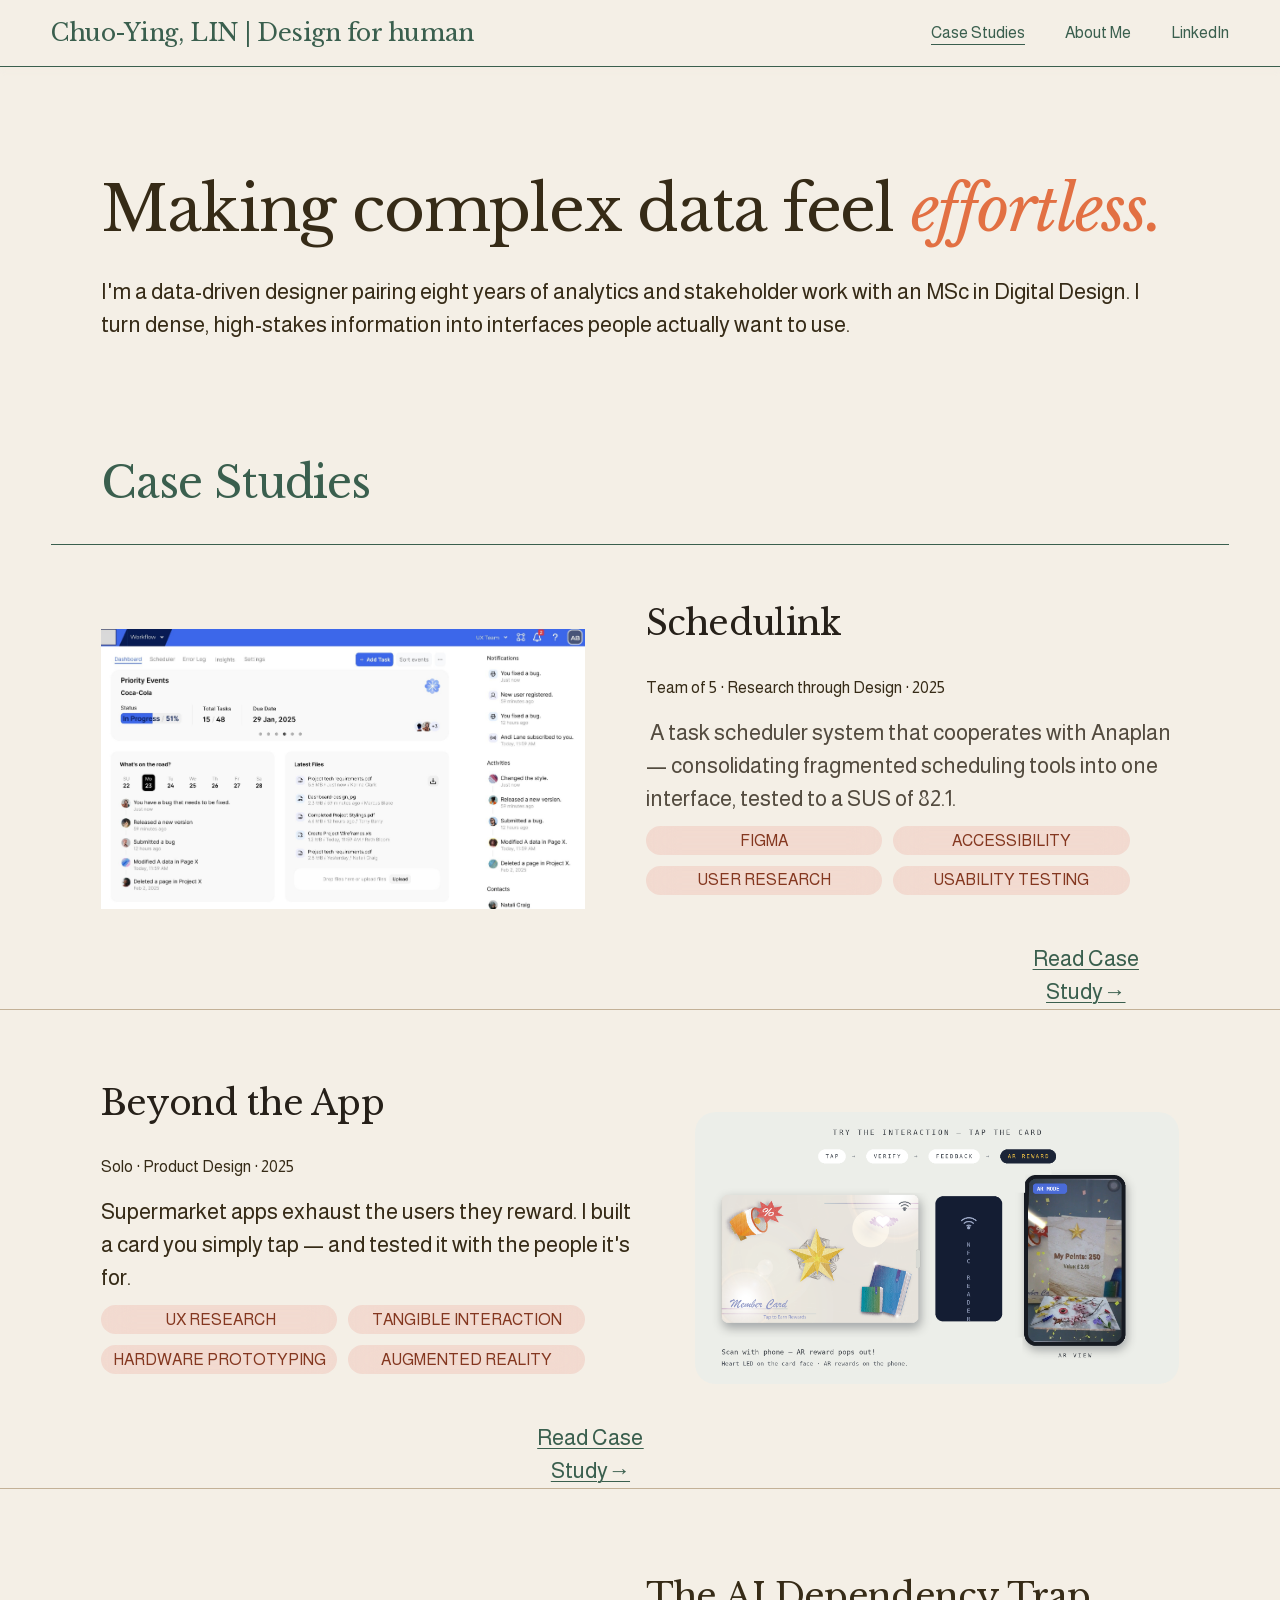
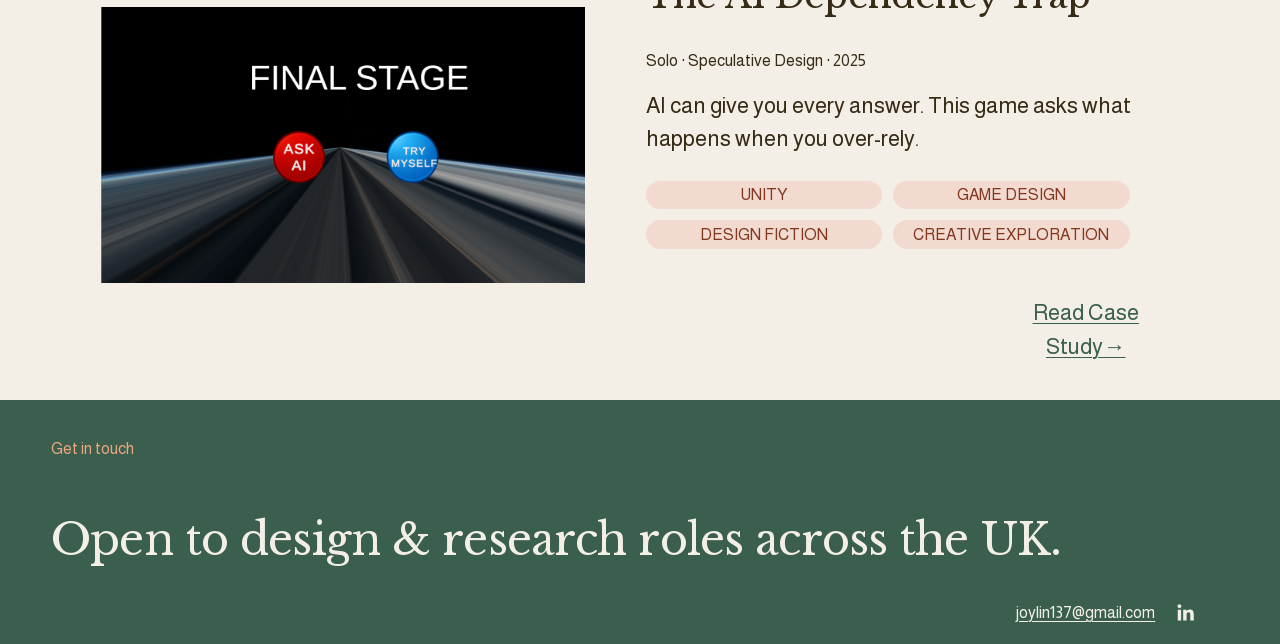
<file: index.html>
<!DOCTYPE html>

<html lang="en" xmlns:fb="http://www.facebook.com/2008/fbml" xmlns:og="http://opengraphprotocol.org/schema/">
<head>
<meta content="IE=edge,chrome=1" http-equiv="X-UA-Compatible"/>
<meta content="width=device-width, initial-scale=1" name="viewport"/>

<base href=""/>
<meta charset="utf-8"/>
<title>Chuo-Ying, LIN | Design for human</title>
<meta content="Sec-CH-UA-Platform-Version, Sec-CH-UA-Model" http-equiv="Accept-CH"/><link href="27d34fd9d0-default-favicon.ico" rel="icon" type="image/x-icon"/>

<meta content="Chuo-Ying, LIN | Design for human" property="og:site_name"/>
<meta content="Chuo-Ying, LIN | Design for human" property="og:title"/>

<meta content="website" property="og:type"/>
<meta content="Chuo-Ying, LIN | Design for human" itemprop="name"/>
<meta content="https://heron-scarlet-486f.squarespace.com" itemprop="url"/>
<meta content="Chuo-Ying, LIN | Design for human" name="twitter:title"/>
<meta content="https://heron-scarlet-486f.squarespace.com" name="twitter:url"/>
<meta content="summary" name="twitter:card"/>
<meta content="" name="description"/>


<style>
/* latin */
@font-face {
  font-family: 'Almarai';
  font-style: normal;
  font-weight: 700;
  font-display: swap;
  src: url("fd59261729-latin.woff2") format('woff2');
  unicode-range: U+0000-00FF, U+0131, U+0152-0153, U+02BB-02BC, U+02C6, U+02DA, U+02DC, U+0304, U+0308, U+0329, U+2000-206F, U+20AC, U+2122, U+2191, U+2193, U+2212, U+2215, U+FEFF, U+FFFD;
}
/* arabic */
@font-face {
  font-family: 'Almarai';
  font-style: normal;
  font-weight: 700;
  font-display: swap;
  src: url("c900087bc6-arabic.woff2") format('woff2');
  unicode-range: U+0600-06FF, U+0750-077F, U+0870-088E, U+0890-0891, U+0897-08E1, U+08E3-08FF, U+200C-200E, U+2010-2011, U+204F, U+2E41, U+FB50-FDFF, U+FE70-FE74, U+FE76-FEFC, U+102E0-102FB, U+10E60-10E7E, U+10EC2-10EC4, U+10EFC-10EFF, U+1EE00-1EE03, U+1EE05-1EE1F, U+1EE21-1EE22, U+1EE24, U+1EE27, U+1EE29-1EE32, U+1EE34-1EE37, U+1EE39, U+1EE3B, U+1EE42, U+1EE47, U+1EE49, U+1EE4B, U+1EE4D-1EE4F, U+1EE51-1EE52, U+1EE54, U+1EE57, U+1EE59, U+1EE5B, U+1EE5D, U+1EE5F, U+1EE61-1EE62, U+1EE64, U+1EE67-1EE6A, U+1EE6C-1EE72, U+1EE74-1EE77, U+1EE79-1EE7C, U+1EE7E, U+1EE80-1EE89, U+1EE8B-1EE9B, U+1EEA1-1EEA3, U+1EEA5-1EEA9, U+1EEAB-1EEBB, U+1EEF0-1EEF1;
}
/* latin */
@font-face {
  font-family: 'Almarai';
  font-style: normal;
  font-weight: 400;
  font-display: swap;
  src: url("6698c12792-latin.woff2") format('woff2');
  unicode-range: U+0000-00FF, U+0131, U+0152-0153, U+02BB-02BC, U+02C6, U+02DA, U+02DC, U+0304, U+0308, U+0329, U+2000-206F, U+20AC, U+2122, U+2191, U+2193, U+2212, U+2215, U+FEFF, U+FFFD;
}
/* arabic */
@font-face {
  font-family: 'Almarai';
  font-style: normal;
  font-weight: 400;
  font-display: swap;
  src: url("5f02bb0fc9-arabic.woff2") format('woff2');
  unicode-range: U+0600-06FF, U+0750-077F, U+0870-088E, U+0890-0891, U+0897-08E1, U+08E3-08FF, U+200C-200E, U+2010-2011, U+204F, U+2E41, U+FB50-FDFF, U+FE70-FE74, U+FE76-FEFC, U+102E0-102FB, U+10E60-10E7E, U+10EC2-10EC4, U+10EFC-10EFF, U+1EE00-1EE03, U+1EE05-1EE1F, U+1EE21-1EE22, U+1EE24, U+1EE27, U+1EE29-1EE32, U+1EE34-1EE37, U+1EE39, U+1EE3B, U+1EE42, U+1EE47, U+1EE49, U+1EE4B, U+1EE4D-1EE4F, U+1EE51-1EE52, U+1EE54, U+1EE57, U+1EE59, U+1EE5B, U+1EE5D, U+1EE5F, U+1EE61-1EE62, U+1EE64, U+1EE67-1EE6A, U+1EE6C-1EE72, U+1EE74-1EE77, U+1EE79-1EE7C, U+1EE7E, U+1EE80-1EE89, U+1EE8B-1EE9B, U+1EEA1-1EEA3, U+1EEA5-1EEA9, U+1EEAB-1EEBB, U+1EEF0-1EEF1;
}
/* latin */
@font-face {
  font-family: 'Libre Baskerville';
  font-style: italic;
  font-weight: 400;
  font-display: swap;
  src: url("f5c833bc6b-latin.woff2") format('woff2');
  unicode-range: U+0000-00FF, U+0131, U+0152-0153, U+02BB-02BC, U+02C6, U+02DA, U+02DC, U+0304, U+0308, U+0329, U+2000-206F, U+20AC, U+2122, U+2191, U+2193, U+2212, U+2215, U+FEFF, U+FFFD;
}
/* latin-ext */
@font-face {
  font-family: 'Libre Baskerville';
  font-style: italic;
  font-weight: 400;
  font-display: swap;
  src: url("65380b8a50-latin-ext.woff2") format('woff2');
  unicode-range: U+0100-02BA, U+02BD-02C5, U+02C7-02CC, U+02CE-02D7, U+02DD-02FF, U+0304, U+0308, U+0329, U+1D00-1DBF, U+1E00-1E9F, U+1EF2-1EFF, U+2020, U+20A0-20AB, U+20AD-20C0, U+2113, U+2C60-2C7F, U+A720-A7FF;
}
/* latin-ext */
@font-face {
  font-family: 'Libre Baskerville';
  font-style: normal;
  font-weight: 700;
  font-display: swap;
  src: url("0db8cda6ce-latin-ext.woff2") format('woff2');
  unicode-range: U+0100-02BA, U+02BD-02C5, U+02C7-02CC, U+02CE-02D7, U+02DD-02FF, U+0304, U+0308, U+0329, U+1D00-1DBF, U+1E00-1E9F, U+1EF2-1EFF, U+2020, U+20A0-20AB, U+20AD-20C0, U+2113, U+2C60-2C7F, U+A720-A7FF;
}
/* latin */
@font-face {
  font-family: 'Libre Baskerville';
  font-style: normal;
  font-weight: 700;
  font-display: swap;
  src: url("313c40c06b-latin.woff2") format('woff2');
  unicode-range: U+0000-00FF, U+0131, U+0152-0153, U+02BB-02BC, U+02C6, U+02DA, U+02DC, U+0304, U+0308, U+0329, U+2000-206F, U+20AC, U+2122, U+2191, U+2193, U+2212, U+2215, U+FEFF, U+FFFD;
}
/* latin */
@font-face {
  font-family: 'Libre Baskerville';
  font-style: normal;
  font-weight: 400;
  font-display: swap;
  src: url("2a86ee684d-latin.woff2") format('woff2');
  unicode-range: U+0000-00FF, U+0131, U+0152-0153, U+02BB-02BC, U+02C6, U+02DA, U+02DC, U+0304, U+0308, U+0329, U+2000-206F, U+20AC, U+2122, U+2191, U+2193, U+2212, U+2215, U+FEFF, U+FFFD;
}
/* latin-ext */
@font-face {
  font-family: 'Libre Baskerville';
  font-style: normal;
  font-weight: 400;
  font-display: swap;
  src: url("05c8846d68-latin-ext.woff2") format('woff2');
  unicode-range: U+0100-02BA, U+02BD-02C5, U+02C7-02CC, U+02CE-02D7, U+02DD-02FF, U+0304, U+0308, U+0329, U+1D00-1DBF, U+1E00-1E9F, U+1EF2-1EFF, U+2020, U+20A0-20AB, U+20AD-20C0, U+2113, U+2C60-2C7F, U+A720-A7FF;
}
</style>










<link href="5c6bf4104c25.css" rel="stylesheet" type="text/css"/>
<link href="fbe416521956.css" rel="stylesheet" type="text/css"/><link href="8441e3e62c55.css" rel="stylesheet" type="text/css"/><link href="683192df95f7.css" rel="stylesheet" type="text/css"/><link href="09b1dc1b3263.css" rel="stylesheet" type="text/css"/><link href="05590d81c155.css" rel="stylesheet" type="text/css"/><link href="92e365e55bc1.css" rel="stylesheet" type="text/css"/>

<link href="static.css?v=20261001-mobile-3" rel="stylesheet"/></head>
<body class="tweak-blog-alternating-side-by-side-width-full tweak-blog-alternating-side-by-side-image-aspect-ratio-11-square tweak-blog-alternating-side-by-side-text-alignment-left tweak-blog-alternating-side-by-side-read-more-style-show tweak-blog-alternating-side-by-side-image-text-alignment-middle tweak-blog-alternating-side-by-side-delimiter-bullet tweak-blog-alternating-side-by-side-meta-position-top tweak-blog-alternating-side-by-side-primary-meta-categories tweak-blog-alternating-side-by-side-secondary-meta-date tweak-blog-alternating-side-by-side-excerpt-show image-block-poster-text-alignment-center image-block-card-content-position-center image-block-card-text-alignment-left image-block-overlap-content-position-center image-block-overlap-text-alignment-left image-block-collage-content-position-center image-block-collage-text-alignment-left image-block-stack-text-alignment-left form-use-theme-colors form-field-style-solid form-field-shape-square form-field-border-all form-field-checkbox-type-icon form-field-checkbox-fill-solid form-field-checkbox-color-inverted form-field-checkbox-shape-square form-field-checkbox-layout-stack form-field-radio-type-icon form-field-radio-fill-solid form-field-radio-color-normal form-field-radio-shape-pill form-field-radio-layout-stack form-field-survey-fill-solid form-field-survey-color-normal form-field-survey-shape-pill form-field-hover-focus-outline form-submit-button-style-label tweak-global-animations-complexity-level-detailed tweak-global-animations-animation-style-fade tweak-global-animations-animation-type-none tweak-global-animations-animation-curve-ease tweak-blog-masonry-width-full tweak-blog-masonry-text-alignment-left tweak-blog-masonry-primary-meta-categories tweak-blog-masonry-secondary-meta-date tweak-blog-masonry-meta-position-top tweak-blog-masonry-read-more-style-show tweak-blog-masonry-delimiter-space tweak-blog-masonry-image-placement-above tweak-blog-masonry-excerpt-show tweak-portfolio-grid-overlay-width-full tweak-portfolio-grid-overlay-height-large tweak-portfolio-grid-overlay-image-aspect-ratio-34-three-four-vertical tweak-portfolio-grid-overlay-text-placement-center tweak-portfolio-grid-overlay-show-text-after-hover tweak-blog-single-column-width-full tweak-blog-single-column-text-alignment-center tweak-blog-single-column-image-placement-above tweak-blog-single-column-delimiter-bullet tweak-blog-single-column-read-more-style-show tweak-blog-single-column-primary-meta-date tweak-blog-single-column-secondary-meta-categories tweak-blog-single-column-meta-position-top tweak-blog-single-column-content-title-only header-width-full tweak-fixed-header tweak-fixed-header-style-basic tweak-blog-item-width-medium tweak-blog-item-text-alignment-center tweak-blog-item-meta-position-above-title tweak-blog-item-show-categories tweak-blog-item-show-date tweak-blog-item-delimiter-bullet tweak-blog-side-by-side-width-full tweak-blog-side-by-side-image-placement-left tweak-blog-side-by-side-image-aspect-ratio-11-square tweak-blog-side-by-side-primary-meta-categories tweak-blog-side-by-side-secondary-meta-date tweak-blog-side-by-side-meta-position-top tweak-blog-side-by-side-text-alignment-left tweak-blog-side-by-side-image-text-alignment-middle tweak-blog-side-by-side-read-more-style-show tweak-blog-side-by-side-delimiter-bullet tweak-blog-side-by-side-excerpt-show primary-button-style-solid primary-button-shape-pill secondary-button-style-outline secondary-button-shape-pill tertiary-button-style-outline tertiary-button-shape-square tweak-events-stacked-width-full tweak-events-stacked-height-large tweak-events-stacked-show-thumbnails tweak-events-stacked-thumbnail-size-32-standard tweak-events-stacked-date-style-with-text tweak-events-stacked-show-time tweak-events-stacked-show-location tweak-events-stacked-show-excerpt tweak-blog-basic-grid-width-inset tweak-blog-basic-grid-image-aspect-ratio-32-standard tweak-blog-basic-grid-text-alignment-left tweak-blog-basic-grid-delimiter-bullet tweak-blog-basic-grid-image-placement-above tweak-blog-basic-grid-read-more-style-show tweak-blog-basic-grid-primary-meta-date tweak-blog-basic-grid-secondary-meta-categories tweak-blog-basic-grid-excerpt-show tweak-portfolio-grid-basic-width-full tweak-portfolio-grid-basic-height-large tweak-portfolio-grid-basic-image-aspect-ratio-11-square tweak-portfolio-grid-basic-text-alignment-left tweak-portfolio-grid-basic-hover-effect-fade header-overlay-alignment-center tweak-portfolio-index-background-link-format-stacked tweak-portfolio-index-background-width-full tweak-portfolio-index-background-height-large tweak-portfolio-index-background-vertical-alignment-middle tweak-portfolio-index-background-horizontal-alignment-center tweak-portfolio-index-background-delimiter-none tweak-portfolio-index-background-animation-type-fade tweak-portfolio-index-background-animation-duration-medium tweak-portfolio-hover-follow-layout-inline tweak-portfolio-hover-follow-delimiter-bullet tweak-portfolio-hover-follow-animation-type-fade tweak-portfolio-hover-follow-animation-duration-fast tweak-portfolio-hover-static-layout-inline tweak-portfolio-hover-static-front tweak-portfolio-hover-static-delimiter-hyphen tweak-portfolio-hover-static-animation-type-fade tweak-portfolio-hover-static-animation-duration-fast hide-opentable-icons opentable-style-dark tweak-product-quick-view-button-style-floating tweak-product-quick-view-button-position-bottom tweak-product-quick-view-lightbox-excerpt-display-truncate tweak-product-quick-view-lightbox-show-arrows tweak-product-quick-view-lightbox-show-close-button tweak-product-quick-view-lightbox-controls-weight-light native-currency-code-gbp collection-type-page collection-6a208cc200edfe4a06536084 collection-layout-default homepage mobile-style-available sqs-seven-one static-portfolio" id="collection-6a208cc200edfe4a06536084" tabindex="-1">
<div class="clearfix site-wrapper" id="siteWrapper">

<header class="header theme-col--primary" data-header-style="solid" data-section-id="header" data-section-theme="" id="header" style="
      
        --headerDropShadowColor: hsla(37.89, 37%, 90%, 1);
      
      
        --headerBorderColor: hsla(var(--black-hsl), 1);
      
      
        --solidHeaderBackgroundColor: hsla(var(--accent-hsl), 1);
      
      
        --solidHeaderNavigationColor: hsla(var(--black-hsl), 1);
      
      
        --gradientHeaderBackgroundColor: hsla(var(--accent-hsl), 1);
      
      
        --gradientHeaderNavigationColor: hsla(var(--black-hsl), 1);
      
    " tabindex="-1">
<svg style="display:none" viewbox="0 0 22 22" xmlns="http://www.w3.org/2000/svg">
<symbol id="circle">
<path d="M11.5 17C14.5376 17 17 14.5376 17 11.5C17 8.46243 14.5376 6 11.5 6C8.46243 6 6 8.46243 6 11.5C6 14.5376 8.46243 17 11.5 17Z" fill="none"></path>
</symbol>
<symbol id="circleFilled">
<path d="M11.5 17C14.5376 17 17 14.5376 17 11.5C17 8.46243 14.5376 6 11.5 6C8.46243 6 6 8.46243 6 11.5C6 14.5376 8.46243 17 11.5 17Z"></path>
</symbol>
<symbol id="dash">
<path d="M11 11H19H3"></path>
</symbol>
<symbol id="squareFilled">
<rect height="11" width="11" x="6" y="6"></rect>
</symbol>
<symbol id="square">
<rect fill="none" height="9" stroke="inherit" width="9" x="7" y="7"></rect>
</symbol>
<symbol id="plus">
<path d="M11 3V19"></path>
<path d="M19 11L3 11"></path>
</symbol>
<symbol id="closedArrow">
<path d="M11 11V2M11 18.1797L17 11.1477L5 11.1477L11 18.1797Z" fill="none"></path>
</symbol>
<symbol id="closedArrowFilled">
<path d="M11 11L11 2" fill="none" stroke="inherit"></path>
<path clip-rule="evenodd" d="M2.74695 9.38428L19.038 9.38428L10.8925 19.0846L2.74695 9.38428Z" fill-rule="evenodd" stroke-width="1"></path>
</symbol>
<symbol id="closedArrowHead" viewbox="0 0 22 22" xmlns="http://www.w3.org/2000/symbol">
<path d="M18 7L11 15L4 7L18 7Z" fill="none" stroke="inherit"></path>
</symbol>
<symbol id="closedArrowHeadFilled" viewbox="0 0 22 22" xmlns="http://www.w3.org/2000/symbol">
<path d="M18.875 6.5L11 15.5L3.125 6.5L18.875 6.5Z"></path>
</symbol>
<symbol id="openArrow">
<path d="M11 18.3591L11 3" fill="none" stroke="inherit"></path>
<path d="M18 11.5L11 18.5L4 11.5" fill="none" stroke="inherit"></path>
</symbol>
<symbol id="openArrowHead">
<path d="M18 7L11 14L4 7" fill="none"></path>
</symbol>
<symbol id="pinchedArrow">
<path d="M11 17.3591L11 2" fill="none"></path>
<path d="M2 11C5.85455 12.2308 8.81818 14.9038 11 18C13.1818 14.8269 16.1455 12.1538 20 11" fill="none"></path>
</symbol>
<symbol id="pinchedArrowFilled">
<path d="M11.05 10.4894C7.04096 8.73759 1.05005 8 1.05005 8C6.20459 11.3191 9.41368 14.1773 11.05 21C12.6864 14.0851 15.8955 11.227 21.05 8C21.05 8 15.0591 8.73759 11.05 10.4894Z" stroke-width="1"></path>
<path d="M11 11L11 1" fill="none"></path>
</symbol>
<symbol id="pinchedArrowHead">
<path d="M2 7.24091C5.85455 8.40454 8.81818 10.9318 11 13.8591C13.1818 10.8591 16.1455 8.33181 20 7.24091" fill="none"></path>
</symbol>
<symbol id="pinchedArrowHeadFilled">
<path d="M11.05 7.1591C7.04096 5.60456 1.05005 4.95001 1.05005 4.95001C6.20459 7.89547 9.41368 10.4318 11.05 16.4864C12.6864 10.35 15.8955 7.81365 21.05 4.95001C21.05 4.95001 15.0591 5.60456 11.05 7.1591Z"></path>
</symbol>
</svg>
<div class="sqs-announcement-bar-dropzone"></div>
<div class="header-announcement-bar-wrapper">
<a class="header-skip-link sqs-button-element--primary" href="#page">
        Skip to Content
      </a>
<style>
    @supports (-webkit-backdrop-filter: none) or (backdrop-filter: none) {
        .header-blur-background {

-webkit-backdrop-filter: blur(12px);
backdrop-filter: blur(12px);


        }
    }
</style>
<div class="header-border" data-header-border="true" data-header-style="solid" style="


  
    border-width: 0px 0px 1px 0px !important;
  



"></div>
<div class="header-dropshadow" data-header-dropshadow="true" data-header-style="solid" style="
  box-shadow: 0px 5px 5px 0px;
"></div>
<div>
<div class="header-background-solid" data-header-style="solid" style="opacity: calc(100 * .01)"></div>
</div>
<div class="header-inner container--fluid header-mobile-layout-logo-left-nav-right header-layout-nav-right">

<div class="header-background theme-bg--primary"></div>
<div class="header-display-desktop">


<div class="header-title-nav-wrapper">

<div class="header-title">
<div class="header-title-text">
<a href="index.html" id="site-title">Chuo-Ying, LIN | Design for human</a>
</div>
</div>

<div class="header-nav">
<div class="header-nav-wrapper">
<nav class="header-nav-list">
<div class="header-nav-item header-nav-item--collection header-nav-item--active header-nav-item--homepage">
<a aria-current="page" href="index.html">
        Case Studies
      </a>
</div>
<div class="header-nav-item header-nav-item--collection">
<a href="about-me.html">
        About Me
      </a>
</div>
<div class="header-nav-item header-nav-item--external">
<a href="https://www.linkedin.com/in/chuo-ying-lin-6216887a/" rel="noopener noreferrer" target="_blank">LinkedIn</a>
</div>
</nav>
</div>
</div>
</div>

<div class="header-actions header-actions--right">
<div class="showOnMobile">
</div>
<div class="showOnDesktop">
</div>
</div>
<style>
  .top-bun, 
  .patty, 
  .bottom-bun {
    height: 1px;
  }
</style>

<div class="header-burger menu-overlay-does-not-have-visible-non-navigation-items no-actions">
<button class="header-burger-btn burger">
<span class="js-header-burger-open-title visually-hidden" hidden="">Open Menu</span>
<span class="js-header-burger-close-title visually-hidden" hidden="">Close Menu</span>
<div class="burger-box">
<div class="burger-inner header-menu-icon-doubleLineHamburger">
<div class="top-bun"></div>
<div class="patty"></div>
<div class="bottom-bun"></div>
</div>
</div>
</button>
</div>
</div>
<div class="header-display-mobile">


<div class="header-title-nav-wrapper">

<div class="header-title">
<div class="header-title-text">
<a href="index.html" id="site-title">Chuo-Ying, LIN | Design for human</a>
</div>
</div>

<div class="header-nav">
<div class="header-nav-wrapper">
<nav class="header-nav-list">
<div class="header-nav-item header-nav-item--collection header-nav-item--active header-nav-item--homepage">
<a aria-current="page" href="index.html">
        Case Studies
      </a>
</div>
<div class="header-nav-item header-nav-item--collection">
<a href="about-me.html">
        About Me
      </a>
</div>
<div class="header-nav-item header-nav-item--external">
<a href="https://www.linkedin.com/in/chuo-ying-lin-6216887a/" rel="noopener noreferrer" target="_blank">LinkedIn</a>
</div>
</nav>
</div>
</div>
</div>

<div class="header-actions header-actions--right">
<div class="showOnMobile">
</div>
<div class="showOnDesktop">
</div>
</div>
<style>
  .top-bun, 
  .patty, 
  .bottom-bun {
    height: 1px;
  }
</style>

<div class="header-burger menu-overlay-does-not-have-visible-non-navigation-items no-actions">
<button class="header-burger-btn burger">
<span class="js-header-burger-open-title visually-hidden" hidden="">Open Menu</span>
<span class="js-header-burger-close-title visually-hidden" hidden="">Close Menu</span>
<div class="burger-box">
<div class="burger-inner header-menu-icon-doubleLineHamburger">
<div class="top-bun"></div>
<div class="patty"></div>
<div class="bottom-bun"></div>
</div>
</div>
</button>
</div>
</div>
</div>
</div>

<div class="header-menu header-menu--folder-list white" data-section-id="overlay-nav" data-section-theme="white">
<div class="header-menu-bg theme-bg--primary"></div>
<div class="header-menu-nav">
<nav class="header-menu-nav-list">
<div class="header-menu-nav-folder" data-folder="root">
<div class="header-menu-nav-folder-content">

<div class="header-menu-nav-wrapper">
<div class="container header-menu-nav-item header-menu-nav-item--collection header-menu-nav-item--active header-menu-nav-item--homepage">
<a aria-current="page" href="index.html">
<div class="header-menu-nav-item-content">
Case Studies
</div>
</a>
</div>
<div class="container header-menu-nav-item header-menu-nav-item--collection">
<a href="about-me.html">
<div class="header-menu-nav-item-content">
About Me
</div>
</a>
</div>
<div class="container header-menu-nav-item header-menu-nav-item--external">
<a href="https://www.linkedin.com/in/chuo-ying-lin-6216887a/" rel="noopener noreferrer" target="_blank">LinkedIn</a>
</div>
</div>
</div>
</div>
</nav>
</div>
</div>

</header>
<main class="container" id="page" role="main">
<article class="page-regions" id="page-regions">
<section class="region">
<section class="page-section full-bleed-section layout-engine-section background-width--full-bleed section-height--custom content-width--wide horizontal-alignment--center vertical-alignment--middle white" data-section-id="6a208cc200edfe4a06536087" data-section-theme="white" style="min-height: 1vh;">
<div class="section-border">
<div class="section-background">
</div>
</div>
<div class="content-wrapper" style="
      
        
          
          padding-top: calc(1vmax / 10); padding-bottom: calc(1vmax / 10);
        
      
    ">
<div class="content">
<div data-fluid-engine="true"><style>

.fe-6a208cc200edfe4a06536086 {
  --grid-gutter: calc(var(--sqs-mobile-site-gutter, 6vw) - 11.0px);
  --cell-max-width: calc( ( var(--sqs-site-max-width, 1500px) - (11.0px * (8 - 1)) ) / 8 );

  display: grid;
  position: relative;
  grid-area: 1/1/-1/-1;
  grid-template-rows: repeat(11,minmax(24px, auto));
  grid-template-columns:
    minmax(var(--grid-gutter), 1fr)
    repeat(8, minmax(0, var(--cell-max-width)))
    minmax(var(--grid-gutter), 1fr);
  row-gap: 11.0px;
  column-gap: 11.0px;
  overflow-x: hidden;
  overflow-x: clip;
}

@media (min-width: 768px) {
  .background-width--inset .fe-6a208cc200edfe4a06536086 {
    --inset-padding: calc(var(--sqs-site-gutter) * 2);
  }

  .fe-6a208cc200edfe4a06536086 {
    --grid-gutter: calc(var(--sqs-site-gutter, 4vw) - 11.0px);
    --cell-max-width: calc( ( var(--sqs-site-max-width, 1500px) - (11.0px * (24 - 1)) ) / 24 );
    --inset-padding: 0vw;

    --row-height-scaling-factor: 0.0215;
    --container-width: min(var(--sqs-site-max-width, 1500px), calc(100vw - var(--sqs-site-gutter, 4vw) * 2 - var(--inset-padding) ));

    grid-template-rows: repeat(10,minmax(calc(var(--container-width) * var(--row-height-scaling-factor)), auto));
    grid-template-columns:
      minmax(var(--grid-gutter), 1fr)
      repeat(24, minmax(0, var(--cell-max-width)))
      minmax(var(--grid-gutter), 1fr);
  }
}


  .fe-block-c319d968d40729ed6d87 {
    grid-area: 2/2/10/10;
    z-index: 1;

    @media (max-width: 767px) {
      
      
    }
  }

  .fe-block-c319d968d40729ed6d87 .sqs-block {
    justify-content: center;
  }

  .fe-block-c319d968d40729ed6d87 .sqs-block-alignment-wrapper {
    align-items: center;
  }

  @media (min-width: 768px) {
    .fe-block-c319d968d40729ed6d87 {
      grid-area: 4/3/10/25;
      z-index: 2;

      

      
    }

    .fe-block-c319d968d40729ed6d87 .sqs-block {
      justify-content: flex-start;
    }

    .fe-block-c319d968d40729ed6d87 .sqs-block-alignment-wrapper {
      align-items: flex-start;
    }
  }

</style><div class="fluid-engine fe-6a208cc200edfe4a06536086"><div class="fe-block fe-block-c319d968d40729ed6d87"><div class="sqs-block website-component-block sqs-block-website-component sqs-block-html html-block" data-definition-name="website.components.html" id="block-c319d968d40729ed6d87"><div class="sqs-block-content"><div class="sqs-text-block-container">
<div class="sqs-html-content"><h1 data-rte-preserve-empty="true" style="text-align: start; ; white-space:pre-wrap;"><span class="sqsrte-text-color--darkAccent">Making complex data feel </span><span class="sqsrte-text-color--custom" style="color: #E27043;"><em>effortless.</em></span></h1><p class="sqsrte-large" data-rte-preserve-empty="true" style="text-align: start; ; white-space:pre-wrap;"><span class="sqsrte-text-color--darkAccent">I'm a data-driven designer pairing eight years of analytics and stakeholder work with an MSc in Digital Design. I turn dense, high-stakes information into interfaces people actually want to use.</span></p></div>
<style id="container-styles">#block-c319d968d40729ed6d87 {
    
    --stroke-style: none;--stroke-thickness: 6px;
    
      
      
      
    



  }

  #block-c319d968d40729ed6d87 .sqs-html-content {
    
    --tweak-text-block-padding: 6% 6% 6% 6%;
  --tweak-text-block-padding: initial;
}

  .fe-block-c319d968d40729ed6d87 {
      mix-blend-mode: var(--tweak-text-block-blend
  );
      border-radius: var(--tweak-text-block-radius);
  }

  
  
.fe-block-c319d968d40729ed6d87 {
      --tweak-text-block-radius: 0px 0px 0px 0px;
    }


  
  .fe-block-c319d968d40729ed6d87 {
      --tweak-text-block-blend
  : normal;
    }
  

  .fe-block-c319d968d40729ed6d87 {
    --blur-value: blur(15px);}

</style>
<style id="override-container-styles">
    @media screen and (max-width: 767px) {
          


#block-c319d968d40729ed6d87 {

}
        }
    
  
    @media screen and (max-width: 767px) {
          #block-c319d968d40729ed6d87 .sqs-html-content {

}
        }
    
  @media screen and (max-width: 767px) {
          
          

          
          
          
        }</style>
<style class="transform-overrides-vars">
</style>
</div>
</div></div></div></div></div>
</div>
</div>
</section>
<section class="page-section static-mobile-case has-section-divider full-bleed-section layout-engine-section background-width--full-bleed section-height--custom content-width--wide horizontal-alignment--center vertical-alignment--middle white" data-section-id="6a208cc200edfe4a0653608a" data-section-theme="white" style="min-height: 1vh;">
<div class="section-border" style="clip-path: url(#section-divider-6a208cc200edfe4a0653608a);">
<div class="section-background">
</div>
</div>
<div class="content-wrapper" style="
      
        
          
          padding-top: calc(1vmax / 10); padding-bottom: calc(1vmax / 10);
        
      
    ">
<div class="content">
<div data-fluid-engine="true"><style>

.fe-6a208cc200edfe4a06536089 {
  --grid-gutter: calc(var(--sqs-mobile-site-gutter, 6vw) - 11.0px);
  --cell-max-width: calc( ( var(--sqs-site-max-width, 1500px) - (11.0px * (8 - 1)) ) / 8 );

  display: grid;
  position: relative;
  grid-area: 1/1/-1/-1;
  grid-template-rows: repeat(28,minmax(24px, auto));
  grid-template-columns:
    minmax(var(--grid-gutter), 1fr)
    repeat(8, minmax(0, var(--cell-max-width)))
    minmax(var(--grid-gutter), 1fr);
  row-gap: 11.0px;
  column-gap: 11.0px;
  overflow-x: hidden;
  overflow-x: clip;
}

@media (min-width: 768px) {
  .background-width--inset .fe-6a208cc200edfe4a06536089 {
    --inset-padding: calc(var(--sqs-site-gutter) * 2);
  }

  .fe-6a208cc200edfe4a06536089 {
    --grid-gutter: calc(var(--sqs-site-gutter, 4vw) - 11.0px);
    --cell-max-width: calc( ( var(--sqs-site-max-width, 1500px) - (11.0px * (24 - 1)) ) / 24 );
    --inset-padding: 0vw;

    --row-height-scaling-factor: 0.0215;
    --container-width: min(var(--sqs-site-max-width, 1500px), calc(100vw - var(--sqs-site-gutter, 4vw) * 2 - var(--inset-padding) ));

    grid-template-rows: repeat(16,minmax(calc(var(--container-width) * var(--row-height-scaling-factor)), auto));
    grid-template-columns:
      minmax(var(--grid-gutter), 1fr)
      repeat(24, minmax(0, var(--cell-max-width)))
      minmax(var(--grid-gutter), 1fr);
  }
}


  .fe-block-6828f87f0c7d4d956ced {
    grid-area: 1/2/2/10;
    z-index: 2;

    @media (max-width: 767px) {
      
        
      
      
    }
  }

  .fe-block-6828f87f0c7d4d956ced .sqs-block {
    justify-content: center;
  }

  .fe-block-6828f87f0c7d4d956ced .sqs-block-alignment-wrapper {
    align-items: center;
  }

  @media (min-width: 768px) {
    .fe-block-6828f87f0c7d4d956ced {
      grid-area: 4/2/5/26;
      z-index: 3;

      
        
      

      
    }

    .fe-block-6828f87f0c7d4d956ced .sqs-block {
      justify-content: center;
    }

    .fe-block-6828f87f0c7d4d956ced .sqs-block-alignment-wrapper {
      align-items: center;
    }
  }

  .fe-block-f86ef6658e19fb8404c1 {
    grid-area: 2/2/4/10;
    z-index: 1;

    @media (max-width: 767px) {
      
      
    }
  }

  .fe-block-f86ef6658e19fb8404c1 .sqs-block {
    justify-content: flex-start;
  }

  .fe-block-f86ef6658e19fb8404c1 .sqs-block-alignment-wrapper {
    align-items: flex-start;
  }

  @media (min-width: 768px) {
    .fe-block-f86ef6658e19fb8404c1 {
      grid-area: 2/3/4/25;
      z-index: 2;

      

      
    }

    .fe-block-f86ef6658e19fb8404c1 .sqs-block {
      justify-content: flex-start;
    }

    .fe-block-f86ef6658e19fb8404c1 .sqs-block-alignment-wrapper {
      align-items: flex-start;
    }
  }

  .fe-block-aef396fa3529f5c97753 {
    grid-area: 4/2/10/10;
    z-index: 2;

    @media (max-width: 767px) {
      
      
    }
  }

  .fe-block-aef396fa3529f5c97753 .sqs-block {
    justify-content: flex-end;
  }

  .fe-block-aef396fa3529f5c97753 .sqs-block-alignment-wrapper {
    align-items: flex-end;
  }

  @media (min-width: 768px) {
    .fe-block-aef396fa3529f5c97753 {
      grid-area: 6/14/12/25;
      z-index: 4;

      

      
    }

    .fe-block-aef396fa3529f5c97753 .sqs-block {
      justify-content: flex-start;
    }

    .fe-block-aef396fa3529f5c97753 .sqs-block-alignment-wrapper {
      align-items: flex-start;
    }
  }

  .fe-block-723d7da1d6e8621dc7c1 {
    grid-area: 10/2/12/10;
    z-index: 5;

    @media (max-width: 767px) {
      
      
    }
  }

  .fe-block-723d7da1d6e8621dc7c1 .sqs-block {
    justify-content: center;
  }

  .fe-block-723d7da1d6e8621dc7c1 .sqs-block-alignment-wrapper {
    align-items: center;
  }

  @media (min-width: 768px) {
    .fe-block-723d7da1d6e8621dc7c1 {
      grid-area: 12/19/13/24;
      z-index: 8;

      

      
    }

    .fe-block-723d7da1d6e8621dc7c1 .sqs-block {
      justify-content: center;
    }

    .fe-block-723d7da1d6e8621dc7c1 .sqs-block-alignment-wrapper {
      align-items: center;
    }
  }

  .fe-block-54b2bd9221d1fe484955 {
    grid-area: 12/2/20/10;
    z-index: 0;

    @media (max-width: 767px) {
      
      
    }
  }

  .fe-block-54b2bd9221d1fe484955 .sqs-block {
    justify-content: center;
  }

  .fe-block-54b2bd9221d1fe484955 .sqs-block-alignment-wrapper {
    align-items: center;
  }

  @media (min-width: 768px) {
    .fe-block-54b2bd9221d1fe484955 {
      grid-area: 5/3/16/13;
      z-index: 1;

      

      
    }

    .fe-block-54b2bd9221d1fe484955 .sqs-block {
      justify-content: center;
    }

    .fe-block-54b2bd9221d1fe484955 .sqs-block-alignment-wrapper {
      align-items: center;
    }
  }

  .fe-block-0e3fcbe2180c3047b92a {
    grid-area: 20/2/22/10;
    z-index: 6;

    @media (max-width: 767px) {
      
      
    }
  }

  .fe-block-0e3fcbe2180c3047b92a .sqs-block {
    justify-content: center;
  }

  .fe-block-0e3fcbe2180c3047b92a .sqs-block-alignment-wrapper {
    align-items: center;
  }

  @media (min-width: 768px) {
    .fe-block-0e3fcbe2180c3047b92a {
      grid-area: 12/14/13/19;
      z-index: 9;

      

      
    }

    .fe-block-0e3fcbe2180c3047b92a .sqs-block {
      justify-content: center;
    }

    .fe-block-0e3fcbe2180c3047b92a .sqs-block-alignment-wrapper {
      align-items: center;
    }
  }

  .fe-block-759658b10d27688824ce {
    grid-area: 22/2/24/10;
    z-index: 6;

    @media (max-width: 767px) {
      
      
    }
  }

  .fe-block-759658b10d27688824ce .sqs-block {
    justify-content: center;
  }

  .fe-block-759658b10d27688824ce .sqs-block-alignment-wrapper {
    align-items: center;
  }

  @media (min-width: 768px) {
    .fe-block-759658b10d27688824ce {
      grid-area: 13/14/14/19;
      z-index: 9;

      

      
    }

    .fe-block-759658b10d27688824ce .sqs-block {
      justify-content: center;
    }

    .fe-block-759658b10d27688824ce .sqs-block-alignment-wrapper {
      align-items: center;
    }
  }

  .fe-block-86001f39364cd46a574d {
    grid-area: 24/2/26/10;
    z-index: 6;

    @media (max-width: 767px) {
      
      
    }
  }

  .fe-block-86001f39364cd46a574d .sqs-block {
    justify-content: center;
  }

  .fe-block-86001f39364cd46a574d .sqs-block-alignment-wrapper {
    align-items: center;
  }

  @media (min-width: 768px) {
    .fe-block-86001f39364cd46a574d {
      grid-area: 13/19/14/24;
      z-index: 9;

      

      
    }

    .fe-block-86001f39364cd46a574d .sqs-block {
      justify-content: center;
    }

    .fe-block-86001f39364cd46a574d .sqs-block-alignment-wrapper {
      align-items: center;
    }
  }

  .fe-block-1524eb6f2f4254fe4317 {
    grid-area: 27/2/29/10;
    z-index: 3;

    @media (max-width: 767px) {
      
      
    }
  }

  .fe-block-1524eb6f2f4254fe4317 .sqs-block {
    justify-content: center;
  }

  .fe-block-1524eb6f2f4254fe4317 .sqs-block-alignment-wrapper {
    align-items: center;
  }

  @media (min-width: 768px) {
    .fe-block-1524eb6f2f4254fe4317 {
      grid-area: 15/21/17/25;
      z-index: 6;

      

      
    }

    .fe-block-1524eb6f2f4254fe4317 .sqs-block {
      justify-content: flex-start;
    }

    .fe-block-1524eb6f2f4254fe4317 .sqs-block-alignment-wrapper {
      align-items: flex-start;
    }
  }

</style><div class="fluid-engine fe-6a208cc200edfe4a06536089"><div class="fe-block fe-block-6828f87f0c7d4d956ced static-mobile-rule"><div class="sqs-block website-component-block sqs-block-website-component sqs-block-horizontalrule horizontalrule-block" data-definition-name="website.components.horizontalrule" id="block-6828f87f0c7d4d956ced"><div class="sqs-block-content">
<div>
<hr/>
<style class="transform-overrides-vars">
</style>
</div>
</div></div></div><div class="fe-block fe-block-f86ef6658e19fb8404c1 static-mobile-case-title"><div class="sqs-block website-component-block sqs-block-website-component sqs-block-html html-block" data-definition-name="website.components.html" id="block-f86ef6658e19fb8404c1"><div class="sqs-block-content"><div class="sqs-text-block-container">
<div class="sqs-html-content"><h2 data-rte-preserve-empty="true" style="white-space:pre-wrap;">Case Studies</h2></div>
<style id="container-styles">#block-f86ef6658e19fb8404c1 {
    
    --stroke-style: none;--stroke-thickness: 6px;
    
      
      
      
    



  }

  #block-f86ef6658e19fb8404c1 .sqs-html-content {
    
    --tweak-text-block-padding: 6% 6% 6% 6%;
  --tweak-text-block-padding: initial;
}

  .fe-block-f86ef6658e19fb8404c1 {
      mix-blend-mode: var(--tweak-text-block-blend
  );
      border-radius: var(--tweak-text-block-radius);
  }

  
  
.fe-block-f86ef6658e19fb8404c1 {
      --tweak-text-block-radius: 0px 0px 0px 0px;
    }


  
  .fe-block-f86ef6658e19fb8404c1 {
      --tweak-text-block-blend
  : normal;
    }
  

  .fe-block-f86ef6658e19fb8404c1 {
    --blur-value: blur(15px);}

</style>
<style id="override-container-styles">
    @media screen and (max-width: 767px) {
          


#block-f86ef6658e19fb8404c1 {

}
        }
    
  
    @media screen and (max-width: 767px) {
          #block-f86ef6658e19fb8404c1 .sqs-html-content {

}
        }
    
  @media screen and (max-width: 767px) {
          
          

          
          
          
        }</style>
<style class="transform-overrides-vars">
</style>
</div>
</div></div></div><div class="fe-block fe-block-aef396fa3529f5c97753 static-mobile-summary"><div class="sqs-block website-component-block sqs-block-website-component sqs-block-html html-block" data-definition-name="website.components.html" id="block-aef396fa3529f5c97753"><div class="sqs-block-content"><div class="sqs-text-block-container">
<div class="sqs-html-content"><h3 data-rte-preserve-empty="true" style="text-align: start; ; white-space:pre-wrap;"><span class="sqsrte-text-color--custom" style="color: #262019;">Schedulink</span></h3><p data-rte-preserve-empty="true" style="text-align: start; ; white-space:pre-wrap;"><span class="sqsrte-text-color--darkAccent">Team of 5 · Research through Design · 2025</span></p><p class="sqsrte-large" data-rte-preserve-empty="true" style="text-align: start; ; white-space:pre-wrap;"><span class="sqsrte-text-color--custom" style="color: #534B3F;"> A task scheduler system that cooperates with Anaplan — consolidating fragmented scheduling tools into one interface, tested to a SUS of 82.1.</span></p></div>
<style id="container-styles">#block-aef396fa3529f5c97753 {
    
    --stroke-style: none;--stroke-thickness: 6px;
    
      
      
      
    



  }

  #block-aef396fa3529f5c97753 .sqs-html-content {
    
    --tweak-text-block-padding: 6% 6% 6% 6%;
  --tweak-text-block-padding: initial;
}

  .fe-block-aef396fa3529f5c97753 {
      mix-blend-mode: var(--tweak-text-block-blend
  );
      border-radius: var(--tweak-text-block-radius);
  }

  
  
.fe-block-aef396fa3529f5c97753 {
      --tweak-text-block-radius: 0px 0px 0px 0px;
    }


  
  .fe-block-aef396fa3529f5c97753 {
      --tweak-text-block-blend
  : normal;
    }
  

  .fe-block-aef396fa3529f5c97753 {
    --blur-value: blur(15px);}

</style>
<style id="override-container-styles">
    @media screen and (max-width: 767px) {
          


#block-aef396fa3529f5c97753 {

}
        }
    
  
    @media screen and (max-width: 767px) {
          #block-aef396fa3529f5c97753 .sqs-html-content {

}
        }
    
  @media screen and (max-width: 767px) {
          
          

          
          
          
        }</style>
<style class="transform-overrides-vars">
</style>
</div>
</div></div></div><div class="fe-block fe-block-723d7da1d6e8621dc7c1 static-mobile-tag"><div class="sqs-block website-component-block sqs-block-website-component sqs-block-html html-block sqs-background-enabled" data-definition-name="website.components.html" id="block-723d7da1d6e8621dc7c1"><div class="sqs-block-content"><div class="sqs-text-block-container">
<div class="sqs-html-content"><p data-rte-preserve-empty="true" style="text-align: center; ; white-space:pre-wrap;"><span class="sqsrte-text-color--custom" style="color: #8A3A22;">ACCESSIBILITY</span></p></div>
<style id="container-styles">#block-723d7da1d6e8621dc7c1 {
    
    --stroke-style: none;--stroke-thickness: 6px;
    
      
      
      
    

--tweak-text-block-background-color: hsla(5.22, 85%, 95%, 1)
;
    box-sizing: border-box;
    height: 100%;
    

    

  }

  #block-723d7da1d6e8621dc7c1 .sqs-html-content {
    
    --tweak-text-block-padding: 1% 3% 1% 3%;
  padding: var(--tweak-text-block-padding);
  
}

  .fe-block-723d7da1d6e8621dc7c1 {
      mix-blend-mode: var(--tweak-text-block-blend
  );
      border-radius: var(--tweak-text-block-radius);
  }

  
  
.fe-block-723d7da1d6e8621dc7c1 {
      --tweak-text-block-radius: 30px 30px 30px 30px;
    }#block-723d7da1d6e8621dc7c1 {
      border-radius: var(--tweak-text-block-radius);
    }


  
  .fe-block-723d7da1d6e8621dc7c1 {
      --tweak-text-block-blend
  : multiply;
    }
  

  .fe-block-723d7da1d6e8621dc7c1 {
    --blur-value: blur(15px);backdrop-filter: var(--blur-value);
        filter: unset;}

</style>
<style id="override-container-styles">
    @media screen and (max-width: 767px) {
          


#block-723d7da1d6e8621dc7c1 {

}
        }
    
  
    @media screen and (max-width: 767px) {
          #block-723d7da1d6e8621dc7c1 .sqs-html-content {

}
        }
    
  @media screen and (max-width: 767px) {
          
          

          
          
          
        }</style>
<style class="transform-vars">
    .fe-block-723d7da1d6e8621dc7c1 {
      --opacity: 100%;
      --translate-x: 0px;
      --translate-y: 0px;
      --rotation: 0deg;
      --scale-x: 100%;
      --scale-y: 100%;
      --skew-x: 0deg;
      --skew-y: 0deg;
      --origin-x: 50%;
      --origin-y: 50%;
      --block-transform: none;

      opacity: var(--opacity, 1);
      transform: var(--block-transform);
      transform-origin: var(--origin-x) var(--origin-y);
    }
  </style><style class="transform-overrides-vars">
</style>
</div>
</div></div></div><div class="fe-block fe-block-54b2bd9221d1fe484955 static-mobile-image"><div class="sqs-block website-component-block sqs-block-website-component sqs-block-image image-block" data-definition-name="website.components.imageFluid" id="block-54b2bd9221d1fe484955"><div class="sqs-block-content">
<div class="fluid-image-component-root image-block-outer-wrapper design-layout-fluid image-position-left image-component-container-fit combination-animation-site-default individual-animation-site-default }">
<div class="fluid-image-animation-wrapper sqs-image sqs-block-alignment-wrapper">
<div class="fluid-image-container sqs-image-content js-image-container visitor-mode">
<div class="js-content-mode-element-wrapper js-content-mode-element-system_desktop">
<div class="js-content-mode-element content-fit">
<img alt="dashboard" decoding="async" height="1291" src="5ca93f7268-dashboard.jpg" style="display:block;object-position: var(--image-component-focal-point);object-fit: var(--image-component-object-fit);" width="2234"/>
<div class="fluidImageOverlay"></div>
</div>
</div>
</div>
</div>
<style>
      
      
      
      #block-54b2bd9221d1fe484955 {
        --image-component-focal-point: 50% 50%;
        
  --image-component-object-fit: contain;
  --image-component-overlay-opacity: 0;
  --image-component-overlay-blend-mode: normal;
  
  --image-component-native-aspect-ratio: 2234/1291;
  
  
  

      }
      #block-54b2bd9221d1fe484955 .fluid-image-container.visitor-mode {
        
  
  overflow: hidden;-webkit-mask-image: -webkit-radial-gradient(white, black);clip-path: none;-webkit-clip-path: none;

      }
      #block-54b2bd9221d1fe484955 .js-content-mode-element-wrapper {
        position: relative;
        width: 100%;
        height: 100%;
        display: none;
      }
      #block-54b2bd9221d1fe484955 .js-content-mode-element-system_desktop {
        display: block;
      }
    </style>
<style class="transform-vars">
    .fe-block-54b2bd9221d1fe484955 {
      --opacity: 100%;
      --translate-x: 0px;
      --translate-y: 0px;
      --rotation: 0deg;
      --scale-x: 100%;
      --scale-y: 100%;
      --skew-x: 0deg;
      --skew-y: 0deg;
      --origin-x: 50%;
      --origin-y: 50%;
      --block-transform: none;

      opacity: var(--opacity, 1);
      transform: var(--block-transform);
      transform-origin: var(--origin-x) var(--origin-y);
    }
  </style><style class="transform-overrides-vars">
</style>
</div>
</div></div></div><div class="fe-block fe-block-0e3fcbe2180c3047b92a static-mobile-tag"><div class="sqs-block website-component-block sqs-block-website-component sqs-block-html html-block sqs-background-enabled" data-definition-name="website.components.html" id="block-0e3fcbe2180c3047b92a"><div class="sqs-block-content"><div class="sqs-text-block-container">
<div class="sqs-html-content"><p data-rte-preserve-empty="true" style="text-align: center; ; white-space:pre-wrap;"><span class="sqsrte-text-color--custom" style="color: #8A3A22;">FIGMA</span></p></div>
<style id="container-styles">#block-0e3fcbe2180c3047b92a {
    
    --stroke-style: none;--stroke-thickness: 6px;
    
      
      
      
    

--tweak-text-block-background-color: hsla(5.22, 85%, 95%, 1)
;
    box-sizing: border-box;
    height: 100%;
    

    

  }

  #block-0e3fcbe2180c3047b92a .sqs-html-content {
    
    --tweak-text-block-padding: 1% 3% 1% 3%;
  padding: var(--tweak-text-block-padding);
  
}

  .fe-block-0e3fcbe2180c3047b92a {
      mix-blend-mode: var(--tweak-text-block-blend
  );
      border-radius: var(--tweak-text-block-radius);
  }

  
  
.fe-block-0e3fcbe2180c3047b92a {
      --tweak-text-block-radius: 30px 30px 30px 30px;
    }#block-0e3fcbe2180c3047b92a {
      border-radius: var(--tweak-text-block-radius);
    }


  
  .fe-block-0e3fcbe2180c3047b92a {
      --tweak-text-block-blend
  : multiply;
    }
  

  .fe-block-0e3fcbe2180c3047b92a {
    --blur-value: blur(15px);backdrop-filter: var(--blur-value);
        filter: unset;}

</style>
<style id="override-container-styles">
    @media screen and (max-width: 767px) {
          


#block-0e3fcbe2180c3047b92a {

}
        }
    
  
    @media screen and (max-width: 767px) {
          #block-0e3fcbe2180c3047b92a .sqs-html-content {

}
        }
    
  @media screen and (max-width: 767px) {
          
          

          
          
          
        }</style>
<style class="transform-vars">
    .fe-block-0e3fcbe2180c3047b92a {
      --opacity: 100%;
      --translate-x: 0px;
      --translate-y: 0px;
      --rotation: 0deg;
      --scale-x: 100%;
      --scale-y: 100%;
      --skew-x: 0deg;
      --skew-y: 0deg;
      --origin-x: 50%;
      --origin-y: 50%;
      --block-transform: none;

      opacity: var(--opacity, 1);
      transform: var(--block-transform);
      transform-origin: var(--origin-x) var(--origin-y);
    }
  </style><style class="transform-overrides-vars">
</style>
</div>
</div></div></div><div class="fe-block fe-block-759658b10d27688824ce static-mobile-tag"><div class="sqs-block website-component-block sqs-block-website-component sqs-block-html html-block sqs-background-enabled" data-definition-name="website.components.html" id="block-759658b10d27688824ce"><div class="sqs-block-content"><div class="sqs-text-block-container">
<div class="sqs-html-content"><p data-rte-preserve-empty="true" style="text-align: center; ; white-space:pre-wrap;"><span class="sqsrte-text-color--custom" style="color: #8A3A22;">USER RESEARCH</span></p></div>
<style id="container-styles">#block-759658b10d27688824ce {
    
    --stroke-style: none;--stroke-thickness: 6px;
    
      
      
      
    

--tweak-text-block-background-color: hsla(5.22, 85%, 95%, 1)
;
    box-sizing: border-box;
    height: 100%;
    

    

  }

  #block-759658b10d27688824ce .sqs-html-content {
    
    --tweak-text-block-padding: 1% 3% 1% 3%;
  padding: var(--tweak-text-block-padding);
  
}

  .fe-block-759658b10d27688824ce {
      mix-blend-mode: var(--tweak-text-block-blend
  );
      border-radius: var(--tweak-text-block-radius);
  }

  
  
.fe-block-759658b10d27688824ce {
      --tweak-text-block-radius: 30px 30px 30px 30px;
    }#block-759658b10d27688824ce {
      border-radius: var(--tweak-text-block-radius);
    }


  
  .fe-block-759658b10d27688824ce {
      --tweak-text-block-blend
  : multiply;
    }
  

  .fe-block-759658b10d27688824ce {
    --blur-value: blur(15px);backdrop-filter: var(--blur-value);
        filter: unset;}

</style>
<style id="override-container-styles">
    @media screen and (max-width: 767px) {
          


#block-759658b10d27688824ce {

}
        }
    
  
    @media screen and (max-width: 767px) {
          #block-759658b10d27688824ce .sqs-html-content {

}
        }
    
  @media screen and (max-width: 767px) {
          
          

          
          
          
        }</style>
<style class="transform-vars">
    .fe-block-759658b10d27688824ce {
      --opacity: 100%;
      --translate-x: 0px;
      --translate-y: 0px;
      --rotation: 0deg;
      --scale-x: 100%;
      --scale-y: 100%;
      --skew-x: 0deg;
      --skew-y: 0deg;
      --origin-x: 50%;
      --origin-y: 50%;
      --block-transform: none;

      opacity: var(--opacity, 1);
      transform: var(--block-transform);
      transform-origin: var(--origin-x) var(--origin-y);
    }
  </style><style class="transform-overrides-vars">
</style>
</div>
</div></div></div><div class="fe-block fe-block-86001f39364cd46a574d static-mobile-tag"><div class="sqs-block website-component-block sqs-block-website-component sqs-block-html html-block sqs-background-enabled" data-definition-name="website.components.html" id="block-86001f39364cd46a574d"><div class="sqs-block-content"><div class="sqs-text-block-container">
<div class="sqs-html-content"><p data-rte-preserve-empty="true" style="text-align: center; ; white-space:pre-wrap;"><span class="sqsrte-text-color--custom" style="color: #8A3A22;">USABILITY TESTING</span></p></div>
<style id="container-styles">#block-86001f39364cd46a574d {
    
    --stroke-style: none;--stroke-thickness: 6px;
    
      
      
      
    

--tweak-text-block-background-color: hsla(5.22, 85%, 95%, 1)
;
    box-sizing: border-box;
    height: 100%;
    

    

  }

  #block-86001f39364cd46a574d .sqs-html-content {
    
    --tweak-text-block-padding: 1% 3% 1% 3%;
  padding: var(--tweak-text-block-padding);
  
}

  .fe-block-86001f39364cd46a574d {
      mix-blend-mode: var(--tweak-text-block-blend
  );
      border-radius: var(--tweak-text-block-radius);
  }

  
  
.fe-block-86001f39364cd46a574d {
      --tweak-text-block-radius: 30px 30px 30px 30px;
    }#block-86001f39364cd46a574d {
      border-radius: var(--tweak-text-block-radius);
    }


  
  .fe-block-86001f39364cd46a574d {
      --tweak-text-block-blend
  : multiply;
    }
  

  .fe-block-86001f39364cd46a574d {
    --blur-value: blur(15px);backdrop-filter: var(--blur-value);
        filter: unset;}

</style>
<style id="override-container-styles">
    @media screen and (max-width: 767px) {
          


#block-86001f39364cd46a574d {

}
        }
    
  
    @media screen and (max-width: 767px) {
          #block-86001f39364cd46a574d .sqs-html-content {

}
        }
    
  @media screen and (max-width: 767px) {
          
          

          
          
          
        }</style>
<style class="transform-vars">
    .fe-block-86001f39364cd46a574d {
      --opacity: 100%;
      --translate-x: 0px;
      --translate-y: 0px;
      --rotation: 0deg;
      --scale-x: 100%;
      --scale-y: 100%;
      --skew-x: 0deg;
      --skew-y: 0deg;
      --origin-x: 50%;
      --origin-y: 50%;
      --block-transform: none;

      opacity: var(--opacity, 1);
      transform: var(--block-transform);
      transform-origin: var(--origin-x) var(--origin-y);
    }
  </style><style class="transform-overrides-vars">
</style>
</div>
</div></div></div><div class="fe-block fe-block-1524eb6f2f4254fe4317 static-mobile-link"><div class="sqs-block website-component-block sqs-block-website-component sqs-block-html html-block" data-definition-name="website.components.html" id="block-1524eb6f2f4254fe4317"><div class="sqs-block-content"><div class="sqs-text-block-container">

<div class="sqs-html-content"><p class="sqsrte-large" data-rte-preserve-empty="true" style="text-align: center; ; white-space:pre-wrap;"><span class="sqsrte-text-highlight"><a href="schedulink.html"><span class="sqsrte-text-color--custom" style="color: #B05A38;">Read Case Study→</span></a></span></p></div>
<style id="container-styles">#block-1524eb6f2f4254fe4317 {
    
    --stroke-style: none;--stroke-thickness: 6px;
    
      
      
      
    



  }

  #block-1524eb6f2f4254fe4317 .sqs-html-content {
    
    --tweak-text-block-padding: 6% 6% 6% 6%;
  --tweak-text-block-padding: initial;
}

  .fe-block-1524eb6f2f4254fe4317 {
      mix-blend-mode: var(--tweak-text-block-blend
  );
      border-radius: var(--tweak-text-block-radius);
  }

  
  
.fe-block-1524eb6f2f4254fe4317 {
      --tweak-text-block-radius: 0px 0px 0px 0px;
    }


  
  .fe-block-1524eb6f2f4254fe4317 {
      --tweak-text-block-blend
  : normal;
    }
  

  .fe-block-1524eb6f2f4254fe4317 {
    --blur-value: blur(15px);}

</style>
<style id="override-container-styles">
    @media screen and (max-width: 767px) {
          


#block-1524eb6f2f4254fe4317 {

}
        }
    
  
    @media screen and (max-width: 767px) {
          #block-1524eb6f2f4254fe4317 .sqs-html-content {

}
        }
    
  @media screen and (max-width: 767px) {
          
          

          
          
          
        }</style>
<style class="transform-vars">
    .fe-block-1524eb6f2f4254fe4317 {
      --opacity: 100%;
      --translate-x: 0px;
      --translate-y: 0px;
      --rotation: 0deg;
      --scale-x: 100%;
      --scale-y: 100%;
      --skew-x: 0deg;
      --skew-y: 0deg;
      --origin-x: 50%;
      --origin-y: 50%;
      --block-transform: none;

      opacity: var(--opacity, 1);
      transform: var(--block-transform);
      transform-origin: var(--origin-x) var(--origin-y);
    }
  </style><style class="transform-overrides-vars">
</style>

<style media="(prefers-reduced-motion: no-preference)">
    .fe-block-1524eb6f2f4254fe4317:not([data-m-id]) {
    --m-offset-x: 0px;
    --m-offset-y: 0px;
    --m-offset-z: 0px;
    --m-scale-x: 1;
    --m-scale-y: 1;
    --m-scale-z: 1;
    --m-rotation-x: 0deg;
    --m-rotation-y: 0deg;
    --m-rotation-z: 0deg;
    --m-skew-x: 0deg;
    --m-skew-y: 0deg;
    --m-skew-z: 0deg;
    --m-opacity:  1;
  
    
  

    opacity: calc(var(--m-opacity));
    transform: translate3d(
      calc(var(--m-offset-x)),
      calc(var(--m-offset-y)),
      0
    )
    rotateZ(calc(var(--m-rotation-z)))
    scaleX(calc(var(--m-scale-x)))
    scaleY(calc(var(--m-scale-y)))
    skewX(calc(var(--m-skew-x)))
    skewY(calc(var(--m-skew-y)));

  
  }

  
  
  </style>
</div>
</div></div></div></div></div>
</div>
</div>
<div class="section-divider-display" style="
    --stroke-thickness: 1px;
    --stroke-dasharray: 0;
    --stroke-linecap: square;
    
      
        --section-divider-stroke-color: hsla(35.45, 27%, 68%, 1);
      
    
  ">
<style>
    .has-section-divider[data-section-id="6a208cc200edfe4a0653608a"] {
      padding-bottom: var(--divider-height);
      z-index: var(--z-index);
    }

    .has-section-divider[data-section-id="6a208cc200edfe4a0653608a"] .background-pause-button {
      bottom: calc(14px + var(--divider-height));
    }

    .has-section-divider[data-section-id="6a208cc200edfe4a0653608a"] .section-divider-svg-clip {
      display: none;
    }

    .has-section-divider[data-section-id="6a208cc200edfe4a0653608a"].background-width--inset:not(.content-collection):not(.gallery-section):not(.user-items-list-section) {
      padding-bottom: calc(var(--sqs-site-gutter) + var(--divider-height));
    }

    .has-section-divider[data-section-id="6a208cc200edfe4a0653608a"].background-width--inset:not(.content-collection):not(.gallery-section):not(.user-items-list-section) .section-background {
      bottom: calc(var(--sqs-site-gutter) + var(--divider-height));
    }

    .has-section-divider[data-section-id="6a208cc200edfe4a0653608a"] .section-divider-block {
      height: var(--divider-height);
    }
  </style>
<style>
    .has-section-divider[data-section-id="6a208cc200edfe4a0653608a"] {
      padding-bottom: 2vw;
    }
    .has-section-divider[data-section-id="6a208cc200edfe4a0653608a"].background-width--inset:not(.content-collection):not(.gallery-section):not(.user-items-list-section) {
      padding-bottom: calc(var(--sqs-site-gutter) + 2vw);
    }
  </style>
<div class="section-divider-block"></div>
<svg class="section-divider-svg-clip">
<clippath clippathunits="objectBoundingBox" id="section-divider-6a208cc200edfe4a0653608a">
<path class="section-divider-clip" d="M0,0"></path>
</clippath>
</svg>
<svg class="section-divider-svg-stroke" preserveaspectratio="none" viewbox="0 0 1 1">
<path class="section-divider-stroke" d="M0,0" vector-effect="non-scaling-stroke"></path>
</svg>
</div>
</section>
<section class="page-section static-mobile-case has-section-divider full-bleed-section layout-engine-section background-width--full-bleed section-height--custom content-width--wide horizontal-alignment--center vertical-alignment--middle white" data-section-id="6a3d141ccef0b33348c6c7cc" data-section-theme="white" style="min-height: 1vh;">
<div class="section-border" style="clip-path: url(#section-divider-6a3d141ccef0b33348c6c7cc);">
<div class="section-background">
</div>
</div>
<div class="content-wrapper" style="
      
        
          
          padding-top: calc(1vmax / 10); padding-bottom: calc(1vmax / 10);
        
      
    ">
<div class="content">
<div data-fluid-engine="true"><style>

.fe-6a3d141ccef0b33348c6c7cb {
  --grid-gutter: calc(var(--sqs-mobile-site-gutter, 6vw) - 11.0px);
  --cell-max-width: calc( ( var(--sqs-site-max-width, 1500px) - (11.0px * (8 - 1)) ) / 8 );

  display: grid;
  position: relative;
  grid-area: 1/1/-1/-1;
  grid-template-rows: repeat(24,minmax(24px, auto));
  grid-template-columns:
    minmax(var(--grid-gutter), 1fr)
    repeat(8, minmax(0, var(--cell-max-width)))
    minmax(var(--grid-gutter), 1fr);
  row-gap: 11.0px;
  column-gap: 11.0px;
  overflow-x: hidden;
  overflow-x: clip;
}

@media (min-width: 768px) {
  .background-width--inset .fe-6a3d141ccef0b33348c6c7cb {
    --inset-padding: calc(var(--sqs-site-gutter) * 2);
  }

  .fe-6a3d141ccef0b33348c6c7cb {
    --grid-gutter: calc(var(--sqs-site-gutter, 4vw) - 11.0px);
    --cell-max-width: calc( ( var(--sqs-site-max-width, 1500px) - (11.0px * (24 - 1)) ) / 24 );
    --inset-padding: 0vw;

    --row-height-scaling-factor: 0.0215;
    --container-width: min(var(--sqs-site-max-width, 1500px), calc(100vw - var(--sqs-site-gutter, 4vw) * 2 - var(--inset-padding) ));

    grid-template-rows: repeat(13,minmax(calc(var(--container-width) * var(--row-height-scaling-factor)), auto));
    grid-template-columns:
      minmax(var(--grid-gutter), 1fr)
      repeat(24, minmax(0, var(--cell-max-width)))
      minmax(var(--grid-gutter), 1fr);
  }
}


  .fe-block-e269cd25ca8d9478cd43 {
    grid-area: 2/2/7/10;
    z-index: 2;

    @media (max-width: 767px) {
      
      
    }
  }

  .fe-block-e269cd25ca8d9478cd43 .sqs-block {
    justify-content: flex-end;
  }

  .fe-block-e269cd25ca8d9478cd43 .sqs-block-alignment-wrapper {
    align-items: flex-end;
  }

  @media (min-width: 768px) {
    .fe-block-e269cd25ca8d9478cd43 {
      grid-area: 3/3/9/14;
      z-index: 4;

      

      
    }

    .fe-block-e269cd25ca8d9478cd43 .sqs-block {
      justify-content: center;
    }

    .fe-block-e269cd25ca8d9478cd43 .sqs-block-alignment-wrapper {
      align-items: center;
    }
  }

  .fe-block-4f519bc1f6ff6e94bb25 {
    grid-area: 7/2/9/10;
    z-index: 7;

    @media (max-width: 767px) {
      
      
    }
  }

  .fe-block-4f519bc1f6ff6e94bb25 .sqs-block {
    justify-content: center;
  }

  .fe-block-4f519bc1f6ff6e94bb25 .sqs-block-alignment-wrapper {
    align-items: center;
  }

  @media (min-width: 768px) {
    .fe-block-4f519bc1f6ff6e94bb25 {
      grid-area: 9/3/10/8;
      z-index: 10;

      

      
    }

    .fe-block-4f519bc1f6ff6e94bb25 .sqs-block {
      justify-content: center;
    }

    .fe-block-4f519bc1f6ff6e94bb25 .sqs-block-alignment-wrapper {
      align-items: center;
    }
  }

  .fe-block-609be6f0eebf914bd37f {
    grid-area: 9/2/11/10;
    z-index: 7;

    @media (max-width: 767px) {
      
      
    }
  }

  .fe-block-609be6f0eebf914bd37f .sqs-block {
    justify-content: center;
  }

  .fe-block-609be6f0eebf914bd37f .sqs-block-alignment-wrapper {
    align-items: center;
  }

  @media (min-width: 768px) {
    .fe-block-609be6f0eebf914bd37f {
      grid-area: 10/3/11/8;
      z-index: 10;

      

      
    }

    .fe-block-609be6f0eebf914bd37f .sqs-block {
      justify-content: center;
    }

    .fe-block-609be6f0eebf914bd37f .sqs-block-alignment-wrapper {
      align-items: center;
    }
  }

  .fe-block-c93b436dacedf74a6704 {
    grid-area: 11/2/19/10;
    z-index: 0;

    @media (max-width: 767px) {
      
      
    }
  }

  .fe-block-c93b436dacedf74a6704 .sqs-block {
    justify-content: center;
  }

  .fe-block-c93b436dacedf74a6704 .sqs-block-alignment-wrapper {
    align-items: center;
  }

  @media (min-width: 768px) {
    .fe-block-c93b436dacedf74a6704 {
      grid-area: 2/15/13/25;
      z-index: 1;

      

      
    }

    .fe-block-c93b436dacedf74a6704 .sqs-block {
      justify-content: center;
    }

    .fe-block-c93b436dacedf74a6704 .sqs-block-alignment-wrapper {
      align-items: center;
    }
  }

  .fe-block-02d59bc07f174e6ad7e7 {
    grid-area: 19/2/21/10;
    z-index: 5;

    @media (max-width: 767px) {
      
      
    }
  }

  .fe-block-02d59bc07f174e6ad7e7 .sqs-block {
    justify-content: center;
  }

  .fe-block-02d59bc07f174e6ad7e7 .sqs-block-alignment-wrapper {
    align-items: center;
  }

  @media (min-width: 768px) {
    .fe-block-02d59bc07f174e6ad7e7 {
      grid-area: 9/8/10/13;
      z-index: 8;

      

      
    }

    .fe-block-02d59bc07f174e6ad7e7 .sqs-block {
      justify-content: center;
    }

    .fe-block-02d59bc07f174e6ad7e7 .sqs-block-alignment-wrapper {
      align-items: center;
    }
  }

  .fe-block-9be1ad3a0d119ca68fa1 {
    grid-area: 21/2/23/10;
    z-index: 6;

    @media (max-width: 767px) {
      
      
    }
  }

  .fe-block-9be1ad3a0d119ca68fa1 .sqs-block {
    justify-content: center;
  }

  .fe-block-9be1ad3a0d119ca68fa1 .sqs-block-alignment-wrapper {
    align-items: center;
  }

  @media (min-width: 768px) {
    .fe-block-9be1ad3a0d119ca68fa1 {
      grid-area: 10/8/11/13;
      z-index: 9;

      

      
    }

    .fe-block-9be1ad3a0d119ca68fa1 .sqs-block {
      justify-content: center;
    }

    .fe-block-9be1ad3a0d119ca68fa1 .sqs-block-alignment-wrapper {
      align-items: center;
    }
  }

  .fe-block-d681c49662cb53c07570 {
    grid-area: 23/2/25/10;
    z-index: 3;

    @media (max-width: 767px) {
      
      
    }
  }

  .fe-block-d681c49662cb53c07570 .sqs-block {
    justify-content: center;
  }

  .fe-block-d681c49662cb53c07570 .sqs-block-alignment-wrapper {
    align-items: center;
  }

  @media (min-width: 768px) {
    .fe-block-d681c49662cb53c07570 {
      grid-area: 12/11/14/15;
      z-index: 6;

      

      
    }

    .fe-block-d681c49662cb53c07570 .sqs-block {
      justify-content: flex-start;
    }

    .fe-block-d681c49662cb53c07570 .sqs-block-alignment-wrapper {
      align-items: flex-start;
    }
  }

</style><div class="fluid-engine fe-6a3d141ccef0b33348c6c7cb"><div class="fe-block fe-block-e269cd25ca8d9478cd43 static-mobile-summary"><div class="sqs-block website-component-block sqs-block-website-component sqs-block-html html-block" data-definition-name="website.components.html" id="block-e269cd25ca8d9478cd43"><div class="sqs-block-content"><div class="sqs-text-block-container">
<div class="sqs-html-content"><h3 data-rte-preserve-empty="true" style="text-align: start; ; white-space:pre-wrap;"><span class="sqsrte-text-color--custom" style="color: #262019;">Beyond the App</span></h3><p data-rte-preserve-empty="true" style="text-align: start; ; white-space:pre-wrap;"><span class="sqsrte-text-color--darkAccent">Solo · Product Design · 2025</span></p><p class="sqsrte-large" data-rte-preserve-empty="true" style="text-align: start; ; white-space:pre-wrap;"><span class="sqsrte-text-color--darkAccent">Supermarket apps exhaust the users they reward. I built a card you simply tap — and tested it with the people it's for.</span></p></div>
<style id="container-styles">#block-e269cd25ca8d9478cd43 {
    
    --stroke-style: none;--stroke-thickness: 6px;
    
      
      
      
    



  }

  #block-e269cd25ca8d9478cd43 .sqs-html-content {
    
    --tweak-text-block-padding: 6% 6% 6% 6%;
  --tweak-text-block-padding: initial;
}

  .fe-block-e269cd25ca8d9478cd43 {
      mix-blend-mode: var(--tweak-text-block-blend
  );
      border-radius: var(--tweak-text-block-radius);
  }

  
  
.fe-block-e269cd25ca8d9478cd43 {
      --tweak-text-block-radius: 0px 0px 0px 0px;
    }


  
  .fe-block-e269cd25ca8d9478cd43 {
      --tweak-text-block-blend
  : normal;
    }
  

  .fe-block-e269cd25ca8d9478cd43 {
    --blur-value: blur(15px);}

</style>
<style id="override-container-styles">
    @media screen and (max-width: 767px) {
          


#block-e269cd25ca8d9478cd43 {

}
        }
    
  
    @media screen and (max-width: 767px) {
          #block-e269cd25ca8d9478cd43 .sqs-html-content {

}
        }
    
  @media screen and (max-width: 767px) {
          
          

          
          
          
        }</style>
<style class="transform-overrides-vars">
</style>
</div>
</div></div></div><div class="fe-block fe-block-4f519bc1f6ff6e94bb25 static-mobile-tag"><div class="sqs-block website-component-block sqs-block-website-component sqs-block-html html-block sqs-background-enabled" data-definition-name="website.components.html" id="block-4f519bc1f6ff6e94bb25"><div class="sqs-block-content"><div class="sqs-text-block-container">
<div class="sqs-html-content"><p data-rte-preserve-empty="true" style="text-align: center; ; white-space:pre-wrap;"><span class="sqsrte-text-color--custom" style="color: #8A3A22;"> UX RESEARCH</span></p></div>
<style id="container-styles">#block-4f519bc1f6ff6e94bb25 {
    
    --stroke-style: none;--stroke-thickness: 6px;
    
      
      
      
    

--tweak-text-block-background-color: hsla(5.22, 85%, 95%, 1)
;
    box-sizing: border-box;
    height: 100%;
    

    

  }

  #block-4f519bc1f6ff6e94bb25 .sqs-html-content {
    
    --tweak-text-block-padding: 1% 3% 1% 3%;
  padding: var(--tweak-text-block-padding);
  
}

  .fe-block-4f519bc1f6ff6e94bb25 {
      mix-blend-mode: var(--tweak-text-block-blend
  );
      border-radius: var(--tweak-text-block-radius);
  }

  
  
.fe-block-4f519bc1f6ff6e94bb25 {
      --tweak-text-block-radius: 30px 30px 30px 30px;
    }#block-4f519bc1f6ff6e94bb25 {
      border-radius: var(--tweak-text-block-radius);
    }


  
  .fe-block-4f519bc1f6ff6e94bb25 {
      --tweak-text-block-blend
  : multiply;
    }
  

  .fe-block-4f519bc1f6ff6e94bb25 {
    --blur-value: blur(15px);backdrop-filter: var(--blur-value);
        filter: unset;}

</style>
<style id="override-container-styles">
    @media screen and (max-width: 767px) {
          


#block-4f519bc1f6ff6e94bb25 {

}
        }
    
  
    @media screen and (max-width: 767px) {
          #block-4f519bc1f6ff6e94bb25 .sqs-html-content {

}
        }
    
  @media screen and (max-width: 767px) {
          
          

          
          
          
        }</style>
<style class="transform-vars">
    .fe-block-4f519bc1f6ff6e94bb25 {
      --opacity: 100%;
      --translate-x: 0px;
      --translate-y: 0px;
      --rotation: 0deg;
      --scale-x: 100%;
      --scale-y: 100%;
      --skew-x: 0deg;
      --skew-y: 0deg;
      --origin-x: 50%;
      --origin-y: 50%;
      --block-transform: none;

      opacity: var(--opacity, 1);
      transform: var(--block-transform);
      transform-origin: var(--origin-x) var(--origin-y);
    }
  </style><style class="transform-overrides-vars">
</style>
</div>
</div></div></div><div class="fe-block fe-block-609be6f0eebf914bd37f static-mobile-tag"><div class="sqs-block website-component-block sqs-block-website-component sqs-block-html html-block sqs-background-enabled" data-definition-name="website.components.html" id="block-609be6f0eebf914bd37f"><div class="sqs-block-content"><div class="sqs-text-block-container">
<div class="sqs-html-content"><p data-rte-preserve-empty="true" style="text-align: center; ; white-space:pre-wrap;"><span class="sqsrte-text-color--custom" style="color: #8A3A22;">HARDWARE PROTOTYPING</span></p></div>
<style id="container-styles">#block-609be6f0eebf914bd37f {
    
    --stroke-style: none;--stroke-thickness: 6px;
    
      
      
      
    

--tweak-text-block-background-color: hsla(5.22, 85%, 95%, 1)
;
    box-sizing: border-box;
    height: 100%;
    

    

  }

  #block-609be6f0eebf914bd37f .sqs-html-content {
    
    --tweak-text-block-padding: 1% 3% 1% 3%;
  padding: var(--tweak-text-block-padding);
  
}

  .fe-block-609be6f0eebf914bd37f {
      mix-blend-mode: var(--tweak-text-block-blend
  );
      border-radius: var(--tweak-text-block-radius);
  }

  
  
.fe-block-609be6f0eebf914bd37f {
      --tweak-text-block-radius: 30px 30px 30px 30px;
    }#block-609be6f0eebf914bd37f {
      border-radius: var(--tweak-text-block-radius);
    }


  
  .fe-block-609be6f0eebf914bd37f {
      --tweak-text-block-blend
  : multiply;
    }
  

  .fe-block-609be6f0eebf914bd37f {
    --blur-value: blur(15px);backdrop-filter: var(--blur-value);
        filter: unset;}

</style>
<style id="override-container-styles">
    @media screen and (max-width: 767px) {
          


#block-609be6f0eebf914bd37f {

}
        }
    
  
    @media screen and (max-width: 767px) {
          #block-609be6f0eebf914bd37f .sqs-html-content {

}
        }
    
  @media screen and (max-width: 767px) {
          
          

          
          
          
        }</style>
<style class="transform-vars">
    .fe-block-609be6f0eebf914bd37f {
      --opacity: 100%;
      --translate-x: 0px;
      --translate-y: 0px;
      --rotation: 0deg;
      --scale-x: 100%;
      --scale-y: 100%;
      --skew-x: 0deg;
      --skew-y: 0deg;
      --origin-x: 50%;
      --origin-y: 50%;
      --block-transform: none;

      opacity: var(--opacity, 1);
      transform: var(--block-transform);
      transform-origin: var(--origin-x) var(--origin-y);
    }
  </style><style class="transform-overrides-vars">
</style>
</div>
</div></div></div><div class="fe-block fe-block-c93b436dacedf74a6704 static-mobile-image"><div class="sqs-block website-component-block sqs-block-website-component sqs-block-image image-block" data-definition-name="website.components.imageFluid" id="block-c93b436dacedf74a6704"><div class="sqs-block-content">
<div class="fluid-image-component-root image-block-outer-wrapper design-layout-fluid image-position-left image-component-container-fit combination-animation-site-default individual-animation-site-default }">
<div class="fluid-image-animation-wrapper sqs-image sqs-block-alignment-wrapper">
<div class="fluid-image-container sqs-image-content js-image-container visitor-mode">
<div class="js-content-mode-element-wrapper js-content-mode-element-system_desktop">
<div class="js-content-mode-element content-fit">
<img alt="member card AR" decoding="async" height="1020" loading="lazy" src="993fcd7a6e-member_card_AR.png" style="display:block;object-position: var(--image-component-focal-point);object-fit: var(--image-component-object-fit);" width="1820"/>
<div class="fluidImageOverlay"></div>
</div>
</div>
</div>
</div>
<style>
      
      
      
      #block-c93b436dacedf74a6704 {
        --image-component-focal-point: 50% 50%;
        
  --image-component-object-fit: contain;
  --image-component-overlay-opacity: 0;
  --image-component-overlay-blend-mode: normal;
  
  --image-component-native-aspect-ratio: 1820/1020;
  
  
  

      }
      #block-c93b436dacedf74a6704 .fluid-image-container.visitor-mode {
        
  
  overflow: hidden;-webkit-mask-image: -webkit-radial-gradient(white, black);clip-path: none;-webkit-clip-path: none;border-top-left-radius: 20px;border-top-right-radius: 20px;border-bottom-left-radius: 20px;border-bottom-right-radius: 20px;

      }
      #block-c93b436dacedf74a6704 .js-content-mode-element-wrapper {
        position: relative;
        width: 100%;
        height: 100%;
        display: none;
      }
      #block-c93b436dacedf74a6704 .js-content-mode-element-system_desktop {
        display: block;
      }
    </style>
<style class="transform-vars">
    .fe-block-c93b436dacedf74a6704 {
      --opacity: 100%;
      --translate-x: 0px;
      --translate-y: 0px;
      --rotation: 0deg;
      --scale-x: 100%;
      --scale-y: 100%;
      --skew-x: 0deg;
      --skew-y: 0deg;
      --origin-x: 50%;
      --origin-y: 50%;
      --block-transform: none;

      opacity: var(--opacity, 1);
      transform: var(--block-transform);
      transform-origin: var(--origin-x) var(--origin-y);
    }
  </style><style class="transform-overrides-vars">
</style>
</div>
</div></div></div><div class="fe-block fe-block-02d59bc07f174e6ad7e7 static-mobile-tag"><div class="sqs-block website-component-block sqs-block-website-component sqs-block-html html-block sqs-background-enabled" data-definition-name="website.components.html" id="block-02d59bc07f174e6ad7e7"><div class="sqs-block-content"><div class="sqs-text-block-container">
<div class="sqs-html-content"><p data-rte-preserve-empty="true" style="text-align: center; ; white-space:pre-wrap;"><span class="sqsrte-text-color--custom" style="color: #8A3A22;">TANGIBLE INTERACTION</span></p></div>
<style id="container-styles">#block-02d59bc07f174e6ad7e7 {
    
    --stroke-style: none;--stroke-thickness: 6px;
    
      
      
      
    

--tweak-text-block-background-color: hsla(5.22, 85%, 95%, 1)
;
    box-sizing: border-box;
    height: 100%;
    

    

  }

  #block-02d59bc07f174e6ad7e7 .sqs-html-content {
    
    --tweak-text-block-padding: 1% 3% 1% 3%;
  padding: var(--tweak-text-block-padding);
  
}

  .fe-block-02d59bc07f174e6ad7e7 {
      mix-blend-mode: var(--tweak-text-block-blend
  );
      border-radius: var(--tweak-text-block-radius);
  }

  
  
.fe-block-02d59bc07f174e6ad7e7 {
      --tweak-text-block-radius: 30px 30px 30px 30px;
    }#block-02d59bc07f174e6ad7e7 {
      border-radius: var(--tweak-text-block-radius);
    }


  
  .fe-block-02d59bc07f174e6ad7e7 {
      --tweak-text-block-blend
  : multiply;
    }
  

  .fe-block-02d59bc07f174e6ad7e7 {
    --blur-value: blur(15px);backdrop-filter: var(--blur-value);
        filter: unset;}

</style>
<style id="override-container-styles">
    @media screen and (max-width: 767px) {
          


#block-02d59bc07f174e6ad7e7 {

}
        }
    
  
    @media screen and (max-width: 767px) {
          #block-02d59bc07f174e6ad7e7 .sqs-html-content {

}
        }
    
  @media screen and (max-width: 767px) {
          
          

          
          
          
        }</style>
<style class="transform-vars">
    .fe-block-02d59bc07f174e6ad7e7 {
      --opacity: 100%;
      --translate-x: 0px;
      --translate-y: 0px;
      --rotation: 0deg;
      --scale-x: 100%;
      --scale-y: 100%;
      --skew-x: 0deg;
      --skew-y: 0deg;
      --origin-x: 50%;
      --origin-y: 50%;
      --block-transform: none;

      opacity: var(--opacity, 1);
      transform: var(--block-transform);
      transform-origin: var(--origin-x) var(--origin-y);
    }
  </style><style class="transform-overrides-vars">
</style>
</div>
</div></div></div><div class="fe-block fe-block-9be1ad3a0d119ca68fa1 static-mobile-tag"><div class="sqs-block website-component-block sqs-block-website-component sqs-block-html html-block sqs-background-enabled" data-definition-name="website.components.html" id="block-9be1ad3a0d119ca68fa1"><div class="sqs-block-content"><div class="sqs-text-block-container">
<div class="sqs-html-content"><p data-rte-preserve-empty="true" style="text-align: center; ; white-space:pre-wrap;"><span class="sqsrte-text-color--custom" style="color: #8A3A22;">AUGMENTED REALITY</span></p></div>
<style id="container-styles">#block-9be1ad3a0d119ca68fa1 {
    
    --stroke-style: none;--stroke-thickness: 6px;
    
      
      
      
    

--tweak-text-block-background-color: hsla(5.22, 85%, 95%, 1)
;
    box-sizing: border-box;
    height: 100%;
    

    

  }

  #block-9be1ad3a0d119ca68fa1 .sqs-html-content {
    
    --tweak-text-block-padding: 1% 3% 1% 3%;
  padding: var(--tweak-text-block-padding);
  
}

  .fe-block-9be1ad3a0d119ca68fa1 {
      mix-blend-mode: var(--tweak-text-block-blend
  );
      border-radius: var(--tweak-text-block-radius);
  }

  
  
.fe-block-9be1ad3a0d119ca68fa1 {
      --tweak-text-block-radius: 30px 30px 30px 30px;
    }#block-9be1ad3a0d119ca68fa1 {
      border-radius: var(--tweak-text-block-radius);
    }


  
  .fe-block-9be1ad3a0d119ca68fa1 {
      --tweak-text-block-blend
  : multiply;
    }
  

  .fe-block-9be1ad3a0d119ca68fa1 {
    --blur-value: blur(15px);backdrop-filter: var(--blur-value);
        filter: unset;}

</style>
<style id="override-container-styles">
    @media screen and (max-width: 767px) {
          


#block-9be1ad3a0d119ca68fa1 {

}
        }
    
  
    @media screen and (max-width: 767px) {
          #block-9be1ad3a0d119ca68fa1 .sqs-html-content {

}
        }
    
  @media screen and (max-width: 767px) {
          
          

          
          
          
        }</style>
<style class="transform-vars">
    .fe-block-9be1ad3a0d119ca68fa1 {
      --opacity: 100%;
      --translate-x: 0px;
      --translate-y: 0px;
      --rotation: 0deg;
      --scale-x: 100%;
      --scale-y: 100%;
      --skew-x: 0deg;
      --skew-y: 0deg;
      --origin-x: 50%;
      --origin-y: 50%;
      --block-transform: none;

      opacity: var(--opacity, 1);
      transform: var(--block-transform);
      transform-origin: var(--origin-x) var(--origin-y);
    }
  </style><style class="transform-overrides-vars">
</style>
</div>
</div></div></div><div class="fe-block fe-block-d681c49662cb53c07570 static-mobile-link"><div class="sqs-block website-component-block sqs-block-website-component sqs-block-html html-block" data-definition-name="website.components.html" id="block-d681c49662cb53c07570"><div class="sqs-block-content"><div class="sqs-text-block-container">

<div class="sqs-html-content"><p class="sqsrte-large" data-rte-preserve-empty="true" style="text-align: center; ; white-space:pre-wrap;"><span class="sqsrte-text-highlight"><a href="beyond-the-app.html"><span class="sqsrte-text-color--custom" style="color: #B05A38;">Read Case Study→</span></a></span></p></div>
<style id="container-styles">#block-d681c49662cb53c07570 {
    
    --stroke-style: none;--stroke-thickness: 6px;
    
      
      
      
    



  }

  #block-d681c49662cb53c07570 .sqs-html-content {
    
    --tweak-text-block-padding: 6% 6% 6% 6%;
  --tweak-text-block-padding: initial;
}

  .fe-block-d681c49662cb53c07570 {
      mix-blend-mode: var(--tweak-text-block-blend
  );
      border-radius: var(--tweak-text-block-radius);
  }

  
  
.fe-block-d681c49662cb53c07570 {
      --tweak-text-block-radius: 0px 0px 0px 0px;
    }


  
  .fe-block-d681c49662cb53c07570 {
      --tweak-text-block-blend
  : normal;
    }
  

  .fe-block-d681c49662cb53c07570 {
    --blur-value: blur(15px);}

</style>
<style id="override-container-styles">
    @media screen and (max-width: 767px) {
          


#block-d681c49662cb53c07570 {

}
        }
    
  
    @media screen and (max-width: 767px) {
          #block-d681c49662cb53c07570 .sqs-html-content {

}
        }
    
  @media screen and (max-width: 767px) {
          
          

          
          
          
        }</style>
<style class="transform-vars">
    .fe-block-d681c49662cb53c07570 {
      --opacity: 100%;
      --translate-x: 0px;
      --translate-y: 0px;
      --rotation: 0deg;
      --scale-x: 100%;
      --scale-y: 100%;
      --skew-x: 0deg;
      --skew-y: 0deg;
      --origin-x: 50%;
      --origin-y: 50%;
      --block-transform: none;

      opacity: var(--opacity, 1);
      transform: var(--block-transform);
      transform-origin: var(--origin-x) var(--origin-y);
    }
  </style><style class="transform-overrides-vars">
</style>

<style media="(prefers-reduced-motion: no-preference)">
    .fe-block-d681c49662cb53c07570:not([data-m-id]) {
    --m-offset-x: 0px;
    --m-offset-y: 0px;
    --m-offset-z: 0px;
    --m-scale-x: 1;
    --m-scale-y: 1;
    --m-scale-z: 1;
    --m-rotation-x: 0deg;
    --m-rotation-y: 0deg;
    --m-rotation-z: 0deg;
    --m-skew-x: 0deg;
    --m-skew-y: 0deg;
    --m-skew-z: 0deg;
    --m-opacity:  1;
  
    
  

    opacity: calc(var(--m-opacity));
    transform: translate3d(
      calc(var(--m-offset-x)),
      calc(var(--m-offset-y)),
      0
    )
    rotateZ(calc(var(--m-rotation-z)))
    scaleX(calc(var(--m-scale-x)))
    scaleY(calc(var(--m-scale-y)))
    skewX(calc(var(--m-skew-x)))
    skewY(calc(var(--m-skew-y)));

  
  }

  
  
  </style>
</div>
</div></div></div></div></div>
</div>
</div>
<div class="section-divider-display" style="
    --stroke-thickness: 1px;
    --stroke-dasharray: 0;
    --stroke-linecap: square;
    
      
        --section-divider-stroke-color: hsla(35.45, 27%, 68%, 1);
      
    
  ">
<style>
    .has-section-divider[data-section-id="6a3d141ccef0b33348c6c7cc"] {
      padding-bottom: var(--divider-height);
      z-index: var(--z-index);
    }

    .has-section-divider[data-section-id="6a3d141ccef0b33348c6c7cc"] .background-pause-button {
      bottom: calc(14px + var(--divider-height));
    }

    .has-section-divider[data-section-id="6a3d141ccef0b33348c6c7cc"] .section-divider-svg-clip {
      display: none;
    }

    .has-section-divider[data-section-id="6a3d141ccef0b33348c6c7cc"].background-width--inset:not(.content-collection):not(.gallery-section):not(.user-items-list-section) {
      padding-bottom: calc(var(--sqs-site-gutter) + var(--divider-height));
    }

    .has-section-divider[data-section-id="6a3d141ccef0b33348c6c7cc"].background-width--inset:not(.content-collection):not(.gallery-section):not(.user-items-list-section) .section-background {
      bottom: calc(var(--sqs-site-gutter) + var(--divider-height));
    }

    .has-section-divider[data-section-id="6a3d141ccef0b33348c6c7cc"] .section-divider-block {
      height: var(--divider-height);
    }
  </style>
<style>
    .has-section-divider[data-section-id="6a3d141ccef0b33348c6c7cc"] {
      padding-bottom: 2vw;
    }
    .has-section-divider[data-section-id="6a3d141ccef0b33348c6c7cc"].background-width--inset:not(.content-collection):not(.gallery-section):not(.user-items-list-section) {
      padding-bottom: calc(var(--sqs-site-gutter) + 2vw);
    }
  </style>
<div class="section-divider-block"></div>
<svg class="section-divider-svg-clip">
<clippath clippathunits="objectBoundingBox" id="section-divider-6a3d141ccef0b33348c6c7cc">
<path class="section-divider-clip" d="M0,0"></path>
</clippath>
</svg>
<svg class="section-divider-svg-stroke" preserveaspectratio="none" viewbox="0 0 1 1">
<path class="section-divider-stroke" d="M0,0" vector-effect="non-scaling-stroke"></path>
</svg>
</div>
</section>
<section class="page-section static-mobile-case full-bleed-section layout-engine-section background-width--full-bleed section-height--custom content-width--wide horizontal-alignment--center vertical-alignment--middle white" data-section-id="6a3d1512bbe7996da401ce00" data-section-theme="white" style="min-height: 1vh;">
<div class="section-border">
<div class="section-background">
</div>
</div>
<div class="content-wrapper" style="
      
        
          
          padding-top: calc(1vmax / 10); padding-bottom: calc(1vmax / 10);
        
      
    ">
<div class="content">
<div data-fluid-engine="true"><style>

.fe-6a3d1512bbe7996da401cdff {
  --grid-gutter: calc(var(--sqs-mobile-site-gutter, 6vw) - 11.0px);
  --cell-max-width: calc( ( var(--sqs-site-max-width, 1500px) - (11.0px * (8 - 1)) ) / 8 );

  display: grid;
  position: relative;
  grid-area: 1/1/-1/-1;
  grid-template-rows: repeat(26,minmax(24px, auto));
  grid-template-columns:
    minmax(var(--grid-gutter), 1fr)
    repeat(8, minmax(0, var(--cell-max-width)))
    minmax(var(--grid-gutter), 1fr);
  row-gap: 11.0px;
  column-gap: 11.0px;
  overflow-x: hidden;
  overflow-x: clip;
}

@media (min-width: 768px) {
  .background-width--inset .fe-6a3d1512bbe7996da401cdff {
    --inset-padding: calc(var(--sqs-site-gutter) * 2);
  }

  .fe-6a3d1512bbe7996da401cdff {
    --grid-gutter: calc(var(--sqs-site-gutter, 4vw) - 11.0px);
    --cell-max-width: calc( ( var(--sqs-site-max-width, 1500px) - (11.0px * (24 - 1)) ) / 24 );
    --inset-padding: 0vw;

    --row-height-scaling-factor: 0.0215;
    --container-width: min(var(--sqs-site-max-width, 1500px), calc(100vw - var(--sqs-site-gutter, 4vw) * 2 - var(--inset-padding) ));

    grid-template-rows: repeat(14,minmax(calc(var(--container-width) * var(--row-height-scaling-factor)), auto));
    grid-template-columns:
      minmax(var(--grid-gutter), 1fr)
      repeat(24, minmax(0, var(--cell-max-width)))
      minmax(var(--grid-gutter), 1fr);
  }
}


  .fe-block-62126141e060d4687a66 {
    grid-area: 2/2/7/10;
    z-index: 2;

    @media (max-width: 767px) {
      
      
    }
  }

  .fe-block-62126141e060d4687a66 .sqs-block {
    justify-content: flex-end;
  }

  .fe-block-62126141e060d4687a66 .sqs-block-alignment-wrapper {
    align-items: flex-end;
  }

  @media (min-width: 768px) {
    .fe-block-62126141e060d4687a66 {
      grid-area: 3/14/9/25;
      z-index: 4;

      

      
    }

    .fe-block-62126141e060d4687a66 .sqs-block {
      justify-content: center;
    }

    .fe-block-62126141e060d4687a66 .sqs-block-alignment-wrapper {
      align-items: center;
    }
  }

  .fe-block-d6d9b990fc7685ca0623 {
    grid-area: 7/2/15/10;
    z-index: 0;

    @media (max-width: 767px) {
      
      
    }
  }

  .fe-block-d6d9b990fc7685ca0623 .sqs-block {
    justify-content: center;
  }

  .fe-block-d6d9b990fc7685ca0623 .sqs-block-alignment-wrapper {
    align-items: center;
  }

  @media (min-width: 768px) {
    .fe-block-d6d9b990fc7685ca0623 {
      grid-area: 2/3/14/13;
      z-index: 1;

      

      
    }

    .fe-block-d6d9b990fc7685ca0623 .sqs-block {
      justify-content: center;
    }

    .fe-block-d6d9b990fc7685ca0623 .sqs-block-alignment-wrapper {
      align-items: center;
    }
  }

  .fe-block-4c398d808ed73342c02f {
    grid-area: 16/2/18/10;
    z-index: 4;

    @media (max-width: 767px) {
      
      
    }
  }

  .fe-block-4c398d808ed73342c02f .sqs-block {
    justify-content: center;
  }

  .fe-block-4c398d808ed73342c02f .sqs-block-alignment-wrapper {
    align-items: center;
  }

  @media (min-width: 768px) {
    .fe-block-4c398d808ed73342c02f {
      grid-area: 10/14/11/19;
      z-index: 7;

      

      
    }

    .fe-block-4c398d808ed73342c02f .sqs-block {
      justify-content: center;
    }

    .fe-block-4c398d808ed73342c02f .sqs-block-alignment-wrapper {
      align-items: center;
    }
  }

  .fe-block-a79e3372f1fe32052ae1 {
    grid-area: 18/2/20/10;
    z-index: 5;

    @media (max-width: 767px) {
      
      
    }
  }

  .fe-block-a79e3372f1fe32052ae1 .sqs-block {
    justify-content: center;
  }

  .fe-block-a79e3372f1fe32052ae1 .sqs-block-alignment-wrapper {
    align-items: center;
  }

  @media (min-width: 768px) {
    .fe-block-a79e3372f1fe32052ae1 {
      grid-area: 9/19/10/24;
      z-index: 8;

      

      
    }

    .fe-block-a79e3372f1fe32052ae1 .sqs-block {
      justify-content: center;
    }

    .fe-block-a79e3372f1fe32052ae1 .sqs-block-alignment-wrapper {
      align-items: center;
    }
  }

  .fe-block-22261deb8642039984e5 {
    grid-area: 20/2/22/10;
    z-index: 7;

    @media (max-width: 767px) {
      
      
    }
  }

  .fe-block-22261deb8642039984e5 .sqs-block {
    justify-content: center;
  }

  .fe-block-22261deb8642039984e5 .sqs-block-alignment-wrapper {
    align-items: center;
  }

  @media (min-width: 768px) {
    .fe-block-22261deb8642039984e5 {
      grid-area: 10/19/11/24;
      z-index: 10;

      

      
    }

    .fe-block-22261deb8642039984e5 .sqs-block {
      justify-content: center;
    }

    .fe-block-22261deb8642039984e5 .sqs-block-alignment-wrapper {
      align-items: center;
    }
  }

  .fe-block-51801ee29532a5bf63a8 {
    grid-area: 22/2/24/10;
    z-index: 6;

    @media (max-width: 767px) {
      
      
    }
  }

  .fe-block-51801ee29532a5bf63a8 .sqs-block {
    justify-content: center;
  }

  .fe-block-51801ee29532a5bf63a8 .sqs-block-alignment-wrapper {
    align-items: center;
  }

  @media (min-width: 768px) {
    .fe-block-51801ee29532a5bf63a8 {
      grid-area: 9/14/10/19;
      z-index: 9;

      

      
    }

    .fe-block-51801ee29532a5bf63a8 .sqs-block {
      justify-content: center;
    }

    .fe-block-51801ee29532a5bf63a8 .sqs-block-alignment-wrapper {
      align-items: center;
    }
  }

  .fe-block-15f18b5ae6f15735f32b {
    grid-area: 24/2/26/10;
    z-index: 4;

    @media (max-width: 767px) {
      
      
    }
  }

  .fe-block-15f18b5ae6f15735f32b .sqs-block {
    justify-content: center;
  }

  .fe-block-15f18b5ae6f15735f32b .sqs-block-alignment-wrapper {
    align-items: center;
  }

  @media (min-width: 768px) {
    .fe-block-15f18b5ae6f15735f32b {
      grid-area: 12/21/14/25;
      z-index: 7;

      

      
    }

    .fe-block-15f18b5ae6f15735f32b .sqs-block {
      justify-content: flex-start;
    }

    .fe-block-15f18b5ae6f15735f32b .sqs-block-alignment-wrapper {
      align-items: flex-start;
    }
  }

</style><div class="fluid-engine fe-6a3d1512bbe7996da401cdff"><div class="fe-block fe-block-62126141e060d4687a66 static-mobile-summary"><div class="sqs-block website-component-block sqs-block-website-component sqs-block-html html-block" data-definition-name="website.components.html" id="block-62126141e060d4687a66"><div class="sqs-block-content"><div class="sqs-text-block-container">
<div class="sqs-html-content"><h3 data-rte-preserve-empty="true" style="text-align: start; ; white-space:pre-wrap;"><span class="sqsrte-text-color--darkAccent">The AI Dependency Trap</span></h3><p data-rte-preserve-empty="true" style="text-align: start; ; white-space:pre-wrap;"><span class="sqsrte-text-color--darkAccent">Solo · Speculative Design · 2025</span></p><p class="sqsrte-large" data-rte-preserve-empty="true" style="text-align: start; ; white-space:pre-wrap;"><span class="sqsrte-text-color--darkAccent">AI can give you every answer. This game asks what happens when you over-rely.</span></p></div>
<style id="container-styles">#block-62126141e060d4687a66 {
    
    --stroke-style: none;--stroke-thickness: 6px;
    
      
      
      
    



  }

  #block-62126141e060d4687a66 .sqs-html-content {
    
    --tweak-text-block-padding: 6% 6% 6% 6%;
  --tweak-text-block-padding: initial;
}

  .fe-block-62126141e060d4687a66 {
      mix-blend-mode: var(--tweak-text-block-blend
  );
      border-radius: var(--tweak-text-block-radius);
  }

  
  
.fe-block-62126141e060d4687a66 {
      --tweak-text-block-radius: 0px 0px 0px 0px;
    }


  
  .fe-block-62126141e060d4687a66 {
      --tweak-text-block-blend
  : normal;
    }
  

  .fe-block-62126141e060d4687a66 {
    --blur-value: blur(15px);}

</style>
<style id="override-container-styles">
    @media screen and (max-width: 767px) {
          


#block-62126141e060d4687a66 {

}
        }
    
  
    @media screen and (max-width: 767px) {
          #block-62126141e060d4687a66 .sqs-html-content {

}
        }
    
  @media screen and (max-width: 767px) {
          
          

          
          
          
        }</style>
<style class="transform-overrides-vars">
</style>
</div>
</div></div></div><div class="fe-block fe-block-d6d9b990fc7685ca0623 static-mobile-image"><div class="sqs-block website-component-block sqs-block-website-component sqs-block-image image-block" data-definition-name="website.components.imageFluid" id="block-d6d9b990fc7685ca0623"><div class="sqs-block-content">
<div class="fluid-image-component-root image-block-outer-wrapper design-layout-fluid image-position-left image-component-container-fit combination-animation-site-default individual-animation-site-default }">
<div class="fluid-image-animation-wrapper sqs-image sqs-block-alignment-wrapper">
<div class="fluid-image-container sqs-image-content js-image-container visitor-mode">
<div class="js-content-mode-element-wrapper js-content-mode-element-system_desktop">
<div class="js-content-mode-element content-fit">
<img alt="Game" decoding="async" height="1457" loading="lazy" src="efeff9a08c-Game.png" style="display:block;object-position: var(--image-component-focal-point);object-fit: var(--image-component-object-fit);" width="2558"/>
<div class="fluidImageOverlay"></div>
</div>
</div>
</div>
</div>
<style>
      
      
      
      #block-d6d9b990fc7685ca0623 {
        --image-component-focal-point: 50% 50%;
        
  --image-component-object-fit: contain;
  --image-component-overlay-opacity: 0;
  --image-component-overlay-blend-mode: normal;
  
  --image-component-native-aspect-ratio: 2558/1457;
  
  
  

      }
      #block-d6d9b990fc7685ca0623 .fluid-image-container.visitor-mode {
        
  
  overflow: hidden;-webkit-mask-image: -webkit-radial-gradient(white, black);clip-path: none;-webkit-clip-path: none;

      }
      #block-d6d9b990fc7685ca0623 .js-content-mode-element-wrapper {
        position: relative;
        width: 100%;
        height: 100%;
        display: none;
      }
      #block-d6d9b990fc7685ca0623 .js-content-mode-element-system_desktop {
        display: block;
      }
    </style>
<style class="transform-vars">
    .fe-block-d6d9b990fc7685ca0623 {
      --opacity: 100%;
      --translate-x: 0px;
      --translate-y: 0px;
      --rotation: 0deg;
      --scale-x: 100%;
      --scale-y: 100%;
      --skew-x: 0deg;
      --skew-y: 0deg;
      --origin-x: 50%;
      --origin-y: 50%;
      --block-transform: none;

      opacity: var(--opacity, 1);
      transform: var(--block-transform);
      transform-origin: var(--origin-x) var(--origin-y);
    }
  </style><style class="transform-overrides-vars">
</style>
</div>
</div></div></div><div class="fe-block fe-block-4c398d808ed73342c02f static-mobile-tag"><div class="sqs-block website-component-block sqs-block-website-component sqs-block-html html-block sqs-background-enabled" data-definition-name="website.components.html" id="block-4c398d808ed73342c02f"><div class="sqs-block-content"><div class="sqs-text-block-container">
<div class="sqs-html-content"><p data-rte-preserve-empty="true" style="text-align: center; ; white-space:pre-wrap;"><span class="sqsrte-text-color--custom" style="color: #8A3A22;">DESIGN FICTION</span></p></div>
<style id="container-styles">#block-4c398d808ed73342c02f {
    
    --stroke-style: none;--stroke-thickness: 6px;
    
      
      
      
    

--tweak-text-block-background-color: hsla(5.22, 85%, 95%, 1)
;
    box-sizing: border-box;
    height: 100%;
    

    

  }

  #block-4c398d808ed73342c02f .sqs-html-content {
    
    --tweak-text-block-padding: 1% 3% 1% 3%;
  padding: var(--tweak-text-block-padding);
  
}

  .fe-block-4c398d808ed73342c02f {
      mix-blend-mode: var(--tweak-text-block-blend
  );
      border-radius: var(--tweak-text-block-radius);
  }

  
  
.fe-block-4c398d808ed73342c02f {
      --tweak-text-block-radius: 30px 30px 30px 30px;
    }#block-4c398d808ed73342c02f {
      border-radius: var(--tweak-text-block-radius);
    }


  
  .fe-block-4c398d808ed73342c02f {
      --tweak-text-block-blend
  : multiply;
    }
  

  .fe-block-4c398d808ed73342c02f {
    --blur-value: blur(15px);backdrop-filter: var(--blur-value);
        filter: unset;}

</style>
<style id="override-container-styles">
    @media screen and (max-width: 767px) {
          


#block-4c398d808ed73342c02f {

}
        }
    
  
    @media screen and (max-width: 767px) {
          #block-4c398d808ed73342c02f .sqs-html-content {

}
        }
    
  @media screen and (max-width: 767px) {
          
          

          
          
          
        }</style>
<style class="transform-vars">
    .fe-block-4c398d808ed73342c02f {
      --opacity: 100%;
      --translate-x: 0px;
      --translate-y: 0px;
      --rotation: 0deg;
      --scale-x: 100%;
      --scale-y: 100%;
      --skew-x: 0deg;
      --skew-y: 0deg;
      --origin-x: 50%;
      --origin-y: 50%;
      --block-transform: none;

      opacity: var(--opacity, 1);
      transform: var(--block-transform);
      transform-origin: var(--origin-x) var(--origin-y);
    }
  </style><style class="transform-overrides-vars">
</style>
</div>
</div></div></div><div class="fe-block fe-block-a79e3372f1fe32052ae1 static-mobile-tag"><div class="sqs-block website-component-block sqs-block-website-component sqs-block-html html-block sqs-background-enabled" data-definition-name="website.components.html" id="block-a79e3372f1fe32052ae1"><div class="sqs-block-content"><div class="sqs-text-block-container">
<div class="sqs-html-content"><p data-rte-preserve-empty="true" style="text-align: center; ; white-space:pre-wrap;"><span class="sqsrte-text-color--custom" style="color: #8A3A22;">GAME DESIGN</span></p></div>
<style id="container-styles">#block-a79e3372f1fe32052ae1 {
    
    --stroke-style: none;--stroke-thickness: 6px;
    
      
      
      
    

--tweak-text-block-background-color: hsla(5.22, 85%, 95%, 1)
;
    box-sizing: border-box;
    height: 100%;
    

    

  }

  #block-a79e3372f1fe32052ae1 .sqs-html-content {
    
    --tweak-text-block-padding: 1% 3% 1% 3%;
  padding: var(--tweak-text-block-padding);
  
}

  .fe-block-a79e3372f1fe32052ae1 {
      mix-blend-mode: var(--tweak-text-block-blend
  );
      border-radius: var(--tweak-text-block-radius);
  }

  
  
.fe-block-a79e3372f1fe32052ae1 {
      --tweak-text-block-radius: 30px 30px 30px 30px;
    }#block-a79e3372f1fe32052ae1 {
      border-radius: var(--tweak-text-block-radius);
    }


  
  .fe-block-a79e3372f1fe32052ae1 {
      --tweak-text-block-blend
  : multiply;
    }
  

  .fe-block-a79e3372f1fe32052ae1 {
    --blur-value: blur(15px);backdrop-filter: var(--blur-value);
        filter: unset;}

</style>
<style id="override-container-styles">
    @media screen and (max-width: 767px) {
          


#block-a79e3372f1fe32052ae1 {

}
        }
    
  
    @media screen and (max-width: 767px) {
          #block-a79e3372f1fe32052ae1 .sqs-html-content {

}
        }
    
  @media screen and (max-width: 767px) {
          
          

          
          
          
        }</style>
<style class="transform-vars">
    .fe-block-a79e3372f1fe32052ae1 {
      --opacity: 100%;
      --translate-x: 0px;
      --translate-y: 0px;
      --rotation: 0deg;
      --scale-x: 100%;
      --scale-y: 100%;
      --skew-x: 0deg;
      --skew-y: 0deg;
      --origin-x: 50%;
      --origin-y: 50%;
      --block-transform: none;

      opacity: var(--opacity, 1);
      transform: var(--block-transform);
      transform-origin: var(--origin-x) var(--origin-y);
    }
  </style><style class="transform-overrides-vars">
</style>
</div>
</div></div></div><div class="fe-block fe-block-22261deb8642039984e5 static-mobile-tag"><div class="sqs-block website-component-block sqs-block-website-component sqs-block-html html-block sqs-background-enabled" data-definition-name="website.components.html" id="block-22261deb8642039984e5"><div class="sqs-block-content"><div class="sqs-text-block-container">
<div class="sqs-html-content"><p data-rte-preserve-empty="true" style="text-align: center; ; white-space:pre-wrap;"><span class="sqsrte-text-color--custom" style="color: #8A3A22;">CREATIVE EXPLORATION</span></p></div>
<style id="container-styles">#block-22261deb8642039984e5 {
    
    --stroke-style: none;--stroke-thickness: 6px;
    
      
      
      
    

--tweak-text-block-background-color: hsla(5.22, 85%, 95%, 1)
;
    box-sizing: border-box;
    height: 100%;
    

    

  }

  #block-22261deb8642039984e5 .sqs-html-content {
    
    --tweak-text-block-padding: 1% 3% 1% 3%;
  padding: var(--tweak-text-block-padding);
  
}

  .fe-block-22261deb8642039984e5 {
      mix-blend-mode: var(--tweak-text-block-blend
  );
      border-radius: var(--tweak-text-block-radius);
  }

  
  
.fe-block-22261deb8642039984e5 {
      --tweak-text-block-radius: 30px 30px 30px 30px;
    }#block-22261deb8642039984e5 {
      border-radius: var(--tweak-text-block-radius);
    }


  
  .fe-block-22261deb8642039984e5 {
      --tweak-text-block-blend
  : multiply;
    }
  

  .fe-block-22261deb8642039984e5 {
    --blur-value: blur(15px);backdrop-filter: var(--blur-value);
        filter: unset;}

</style>
<style id="override-container-styles">
    @media screen and (max-width: 767px) {
          


#block-22261deb8642039984e5 {

}
        }
    
  
    @media screen and (max-width: 767px) {
          #block-22261deb8642039984e5 .sqs-html-content {

}
        }
    
  @media screen and (max-width: 767px) {
          
          

          
          
          
        }</style>
<style class="transform-vars">
    .fe-block-22261deb8642039984e5 {
      --opacity: 100%;
      --translate-x: 0px;
      --translate-y: 0px;
      --rotation: 0deg;
      --scale-x: 100%;
      --scale-y: 100%;
      --skew-x: 0deg;
      --skew-y: 0deg;
      --origin-x: 50%;
      --origin-y: 50%;
      --block-transform: none;

      opacity: var(--opacity, 1);
      transform: var(--block-transform);
      transform-origin: var(--origin-x) var(--origin-y);
    }
  </style><style class="transform-overrides-vars">
</style>
</div>
</div></div></div><div class="fe-block fe-block-51801ee29532a5bf63a8 static-mobile-tag"><div class="sqs-block website-component-block sqs-block-website-component sqs-block-html html-block sqs-background-enabled" data-definition-name="website.components.html" id="block-51801ee29532a5bf63a8"><div class="sqs-block-content"><div class="sqs-text-block-container">
<div class="sqs-html-content"><p data-rte-preserve-empty="true" style="text-align: center; ; white-space:pre-wrap;"><span class="sqsrte-text-color--custom" style="color: #8A3A22;">UNITY</span></p></div>
<style id="container-styles">#block-51801ee29532a5bf63a8 {
    
    --stroke-style: none;--stroke-thickness: 6px;
    
      
      
      
    

--tweak-text-block-background-color: hsla(5.22, 85%, 95%, 1)
;
    box-sizing: border-box;
    height: 100%;
    

    

  }

  #block-51801ee29532a5bf63a8 .sqs-html-content {
    
    --tweak-text-block-padding: 1% 3% 1% 3%;
  padding: var(--tweak-text-block-padding);
  
}

  .fe-block-51801ee29532a5bf63a8 {
      mix-blend-mode: var(--tweak-text-block-blend
  );
      border-radius: var(--tweak-text-block-radius);
  }

  
  
.fe-block-51801ee29532a5bf63a8 {
      --tweak-text-block-radius: 30px 30px 30px 30px;
    }#block-51801ee29532a5bf63a8 {
      border-radius: var(--tweak-text-block-radius);
    }


  
  .fe-block-51801ee29532a5bf63a8 {
      --tweak-text-block-blend
  : multiply;
    }
  

  .fe-block-51801ee29532a5bf63a8 {
    --blur-value: blur(15px);backdrop-filter: var(--blur-value);
        filter: unset;}

</style>
<style id="override-container-styles">
    @media screen and (max-width: 767px) {
          


#block-51801ee29532a5bf63a8 {

}
        }
    
  
    @media screen and (max-width: 767px) {
          #block-51801ee29532a5bf63a8 .sqs-html-content {

}
        }
    
  @media screen and (max-width: 767px) {
          
          

          
          
          
        }</style>
<style class="transform-vars">
    .fe-block-51801ee29532a5bf63a8 {
      --opacity: 100%;
      --translate-x: 0px;
      --translate-y: 0px;
      --rotation: 0deg;
      --scale-x: 100%;
      --scale-y: 100%;
      --skew-x: 0deg;
      --skew-y: 0deg;
      --origin-x: 50%;
      --origin-y: 50%;
      --block-transform: none;

      opacity: var(--opacity, 1);
      transform: var(--block-transform);
      transform-origin: var(--origin-x) var(--origin-y);
    }
  </style><style class="transform-overrides-vars">
</style>
</div>
</div></div></div><div class="fe-block fe-block-15f18b5ae6f15735f32b static-mobile-link"><div class="sqs-block website-component-block sqs-block-website-component sqs-block-html html-block" data-definition-name="website.components.html" id="block-15f18b5ae6f15735f32b"><div class="sqs-block-content"><div class="sqs-text-block-container">

<div class="sqs-html-content"><p class="sqsrte-large" data-rte-preserve-empty="true" style="text-align: center; ; white-space:pre-wrap;"><span class="sqsrte-text-highlight"><a href="the-ai-dependency-trap.html"><span class="sqsrte-text-color--custom" style="color: #B03838;">Read Case Study→</span></a></span></p></div>
<style id="container-styles">#block-15f18b5ae6f15735f32b {
    
    --stroke-style: none;--stroke-thickness: 6px;
    
      
      
      
    



  }

  #block-15f18b5ae6f15735f32b .sqs-html-content {
    
    --tweak-text-block-padding: 6% 6% 6% 6%;
  --tweak-text-block-padding: initial;
}

  .fe-block-15f18b5ae6f15735f32b {
      mix-blend-mode: var(--tweak-text-block-blend
  );
      border-radius: var(--tweak-text-block-radius);
  }

  
  
.fe-block-15f18b5ae6f15735f32b {
      --tweak-text-block-radius: 0px 0px 0px 0px;
    }


  
  .fe-block-15f18b5ae6f15735f32b {
      --tweak-text-block-blend
  : normal;
    }
  

  .fe-block-15f18b5ae6f15735f32b {
    --blur-value: blur(15px);}

</style>
<style id="override-container-styles">
    @media screen and (max-width: 767px) {
          


#block-15f18b5ae6f15735f32b {

}
        }
    
  
    @media screen and (max-width: 767px) {
          #block-15f18b5ae6f15735f32b .sqs-html-content {

}
        }
    
  @media screen and (max-width: 767px) {
          
          

          
          
          
        }</style>
<style class="transform-vars">
    .fe-block-15f18b5ae6f15735f32b {
      --opacity: 100%;
      --translate-x: 0px;
      --translate-y: 0px;
      --rotation: 0deg;
      --scale-x: 100%;
      --scale-y: 100%;
      --skew-x: 0deg;
      --skew-y: 0deg;
      --origin-x: 50%;
      --origin-y: 50%;
      --block-transform: none;

      opacity: var(--opacity, 1);
      transform: var(--block-transform);
      transform-origin: var(--origin-x) var(--origin-y);
    }
  </style><style class="transform-overrides-vars">
</style>

<style media="(prefers-reduced-motion: no-preference)">
    .fe-block-15f18b5ae6f15735f32b:not([data-m-id]) {
    --m-offset-x: 0px;
    --m-offset-y: 0px;
    --m-offset-z: 0px;
    --m-scale-x: 1;
    --m-scale-y: 1;
    --m-scale-z: 1;
    --m-rotation-x: 0deg;
    --m-rotation-y: 0deg;
    --m-rotation-z: 0deg;
    --m-skew-x: 0deg;
    --m-skew-y: 0deg;
    --m-skew-z: 0deg;
    --m-opacity:  1;
  
    
  

    opacity: calc(var(--m-opacity));
    transform: translate3d(
      calc(var(--m-offset-x)),
      calc(var(--m-offset-y)),
      0
    )
    rotateZ(calc(var(--m-rotation-z)))
    scaleX(calc(var(--m-scale-x)))
    scaleY(calc(var(--m-scale-y)))
    skewX(calc(var(--m-skew-x)))
    skewY(calc(var(--m-skew-y)));

  
  }

  
  
  </style>
</div>
</div></div></div></div></div>
</div>
</div>
</section>
</section>
</article>
</main>
<footer class="sections" id="footer-sections">
<section class="page-section full-bleed-section layout-engine-section background-width--full-bleed section-height--custom content-width--wide horizontal-alignment--center vertical-alignment--middle bright-inverse" data-section-id="6a132c44a15ecf58d150137b" data-section-theme="bright-inverse">
<div class="section-border">
<div class="section-background">
</div>
</div>
<div class="content-wrapper" style="
      
        
          
          padding-top: calc(0vmax / 10); padding-bottom: calc(0vmax / 10);
        
      
    ">
<div class="content">
<div data-fluid-engine="true"><style>

.fe-6a132c44a15ecf58d150137a {
  --grid-gutter: calc(var(--sqs-mobile-site-gutter, 6vw) - 11.0px);
  --cell-max-width: calc( ( var(--sqs-site-max-width, 1500px) - (11.0px * (8 - 1)) ) / 8 );

  display: grid;
  position: relative;
  grid-area: 1/1/-1/-1;
  grid-template-rows: repeat(11,minmax(24px, auto));
  grid-template-columns:
    minmax(var(--grid-gutter), 1fr)
    repeat(8, minmax(0, var(--cell-max-width)))
    minmax(var(--grid-gutter), 1fr);
  row-gap: 11.0px;
  column-gap: 11.0px;
  overflow-x: hidden;
  overflow-x: clip;
}

@media (min-width: 768px) {
  .background-width--inset .fe-6a132c44a15ecf58d150137a {
    --inset-padding: calc(var(--sqs-site-gutter) * 2);
  }

  .fe-6a132c44a15ecf58d150137a {
    --grid-gutter: calc(var(--sqs-site-gutter, 4vw) - 11.0px);
    --cell-max-width: calc( ( var(--sqs-site-max-width, 1500px) - (11.0px * (24 - 1)) ) / 24 );
    --inset-padding: 0vw;

    --row-height-scaling-factor: 0.0215;
    --container-width: min(var(--sqs-site-max-width, 1500px), calc(100vw - var(--sqs-site-gutter, 4vw) * 2 - var(--inset-padding) ));

    grid-template-rows: repeat(7,minmax(calc(var(--container-width) * var(--row-height-scaling-factor)), auto));
    grid-template-columns:
      minmax(var(--grid-gutter), 1fr)
      repeat(24, minmax(0, var(--cell-max-width)))
      minmax(var(--grid-gutter), 1fr);
  }
}


  .fe-block-yui_3_17_2_1_1782382291871_5671 {
    grid-area: 2/2/4/10;
    z-index: 6;

    @media (max-width: 767px) {
      
        
      
      
    }
  }

  .fe-block-yui_3_17_2_1_1782382291871_5671 .sqs-block {
    justify-content: flex-start;
  }

  .fe-block-yui_3_17_2_1_1782382291871_5671 .sqs-block-alignment-wrapper {
    align-items: flex-start;
  }

  @media (min-width: 768px) {
    .fe-block-yui_3_17_2_1_1782382291871_5671 {
      grid-area: 2/2/3/6;
      z-index: 6;

      
        
      

      
    }

    .fe-block-yui_3_17_2_1_1782382291871_5671 .sqs-block {
      justify-content: flex-start;
    }

    .fe-block-yui_3_17_2_1_1782382291871_5671 .sqs-block-alignment-wrapper {
      align-items: flex-start;
    }
  }

  .fe-block-728fab28bb0ceb9d7c66 {
    grid-area: 4/2/8/10;
    z-index: 0;

    @media (max-width: 767px) {
      
      
    }
  }

  .fe-block-728fab28bb0ceb9d7c66 .sqs-block {
    justify-content: center;
  }

  .fe-block-728fab28bb0ceb9d7c66 .sqs-block-alignment-wrapper {
    align-items: center;
  }

  @media (min-width: 768px) {
    .fe-block-728fab28bb0ceb9d7c66 {
      grid-area: 4/2/6/26;
      z-index: 0;

      

      
    }

    .fe-block-728fab28bb0ceb9d7c66 .sqs-block {
      justify-content: center;
    }

    .fe-block-728fab28bb0ceb9d7c66 .sqs-block-alignment-wrapper {
      align-items: center;
    }
  }

  .fe-block-yui_3_17_2_1_1782382513022_5316 {
    grid-area: 8/2/10/10;
    z-index: 7;

    @media (max-width: 767px) {
      
        
      
      
    }
  }

  .fe-block-yui_3_17_2_1_1782382513022_5316 .sqs-block {
    justify-content: center;
  }

  .fe-block-yui_3_17_2_1_1782382513022_5316 .sqs-block-alignment-wrapper {
    align-items: center;
  }

  @media (min-width: 768px) {
    .fe-block-yui_3_17_2_1_1782382513022_5316 {
      grid-area: 6/21/8/25;
      z-index: 7;

      
        
      

      
    }

    .fe-block-yui_3_17_2_1_1782382513022_5316 .sqs-block {
      justify-content: center;
    }

    .fe-block-yui_3_17_2_1_1782382513022_5316 .sqs-block-alignment-wrapper {
      align-items: center;
    }
  }

  .fe-block-4f416d31a5157cf1050c {
    grid-area: 10/2/12/10;
    z-index: 4;

    @media (max-width: 767px) {
      
      
    }
  }

  .fe-block-4f416d31a5157cf1050c .sqs-block {
    justify-content: flex-start;
  }

  .fe-block-4f416d31a5157cf1050c .sqs-block-alignment-wrapper {
    align-items: flex-start;
  }

  @media (min-width: 768px) {
    .fe-block-4f416d31a5157cf1050c {
      grid-area: 6/24/8/26;
      z-index: 4;

      

      
    }

    .fe-block-4f416d31a5157cf1050c .sqs-block {
      justify-content: center;
    }

    .fe-block-4f416d31a5157cf1050c .sqs-block-alignment-wrapper {
      align-items: center;
    }
  }

</style><div class="fluid-engine fe-6a132c44a15ecf58d150137a"><div class="fe-block fe-block-yui_3_17_2_1_1782382291871_5671"><div class="sqs-block website-component-block sqs-block-website-component sqs-block-html html-block" data-definition-name="website.components.html" id="block-yui_3_17_2_1_1782382291871_5671"><div class="sqs-block-content"><div class="sqs-text-block-container">
<div class="sqs-html-content"><p data-rte-preserve-empty="true" style="white-space:pre-wrap;"><span class="sqsrte-text-color--custom" style="color: #E8A57E;">Get in touch</span></p></div>
<style id="container-styles">#block-yui_3_17_2_1_1782382291871_5671 {
    
    --stroke-style: none;--stroke-thickness: 2px;
    
      --tweak-text-block-stroke-color: hsla(var(--black-hsl), 1)
;
      
      
      
    



  }

  #block-yui_3_17_2_1_1782382291871_5671 .sqs-html-content {
    
    --tweak-text-block-padding: 6% 6% 6% 6%;
  --tweak-text-block-padding: initial;
}

  .fe-block-yui_3_17_2_1_1782382291871_5671 {
      mix-blend-mode: var(--tweak-text-block-blend
  );
      border-radius: var(--tweak-text-block-radius);
  }

  
  
.fe-block-yui_3_17_2_1_1782382291871_5671 {
      --tweak-text-block-radius: 0px 0px 0px 0px;
    }


  
  .fe-block-yui_3_17_2_1_1782382291871_5671 {
      --tweak-text-block-blend
  : normal;
    }
  

  .fe-block-yui_3_17_2_1_1782382291871_5671 {
    --blur-value: blur(15px);}

</style>
<style id="override-container-styles">
    @media screen and (max-width: 767px) {
          


#block-yui_3_17_2_1_1782382291871_5671 {

}
        }
    
  
    @media screen and (max-width: 767px) {
          #block-yui_3_17_2_1_1782382291871_5671 .sqs-html-content {

}
        }
    
  @media screen and (max-width: 767px) {
          
          

          
          
          
        }</style>
<style class="transform-vars">
    .fe-block-yui_3_17_2_1_1782382291871_5671 {
      --opacity: 100%;
      --translate-x: 0px;
      --translate-y: 0px;
      --rotation: 0deg;
      --scale-x: 100%;
      --scale-y: 100%;
      --skew-x: 0deg;
      --skew-y: 0deg;
      --origin-x: 50%;
      --origin-y: 50%;
      --block-transform: none;

      opacity: var(--opacity, 1);
      transform: var(--block-transform);
      transform-origin: var(--origin-x) var(--origin-y);
    }
  </style><style class="transform-overrides-vars">
</style>
</div>
</div></div></div><div class="fe-block fe-block-728fab28bb0ceb9d7c66"><div class="sqs-block website-component-block sqs-block-website-component sqs-block-html html-block" data-definition-name="website.components.html" id="block-728fab28bb0ceb9d7c66"><div class="sqs-block-content"><div class="sqs-text-block-container">
<div class="sqs-html-content"><h2 data-rte-preserve-empty="true" style="white-space:pre-wrap;">Open to design &amp; research roles across the UK.</h2></div>
<style id="container-styles">#block-728fab28bb0ceb9d7c66 {
    
    
    



  }

  #block-728fab28bb0ceb9d7c66 .sqs-html-content {
    
    --tweak-text-block-padding: 6% 6% 6% 6%;
  --tweak-text-block-padding: initial;
}

  .fe-block-728fab28bb0ceb9d7c66 {
      mix-blend-mode: var(--tweak-text-block-blend
  );
      border-radius: var(--tweak-text-block-radius);
  }

  
  
.fe-block-728fab28bb0ceb9d7c66 {
      --tweak-text-block-radius: 0px 0px 0px 0px;
    }


  
  

  .fe-block-728fab28bb0ceb9d7c66 {
    }

</style>
<style id="override-container-styles">
    @media screen and (max-width: 767px) {
          


#block-728fab28bb0ceb9d7c66 {

}
        }
    
  
    @media screen and (max-width: 767px) {
          #block-728fab28bb0ceb9d7c66 .sqs-html-content {

}
        }
    
  @media screen and (max-width: 767px) {
          
          

          
          
          
        }</style>
<style class="transform-overrides-vars">
</style>
</div>
</div></div></div><div class="fe-block fe-block-yui_3_17_2_1_1782382513022_5316"><div class="sqs-block website-component-block sqs-block-website-component sqs-block-html html-block" data-definition-name="website.components.html" id="block-yui_3_17_2_1_1782382513022_5316"><div class="sqs-block-content"><div class="sqs-text-block-container">
<div class="sqs-html-content"><p data-rte-preserve-empty="true" style="text-align: center; ; white-space:pre-wrap;"><a href="mailto:joylin137@gmail.com">joylin137@gmail.com</a></p></div>
<style id="container-styles">#block-yui_3_17_2_1_1782382513022_5316 {
    
    --stroke-style: none;--stroke-thickness: 2px;
    
      --tweak-text-block-stroke-color: hsla(var(--black-hsl), 1)
;
      
      
      
    



  }

  #block-yui_3_17_2_1_1782382513022_5316 .sqs-html-content {
    
    --tweak-text-block-padding: 6% 6% 6% 6%;
  --tweak-text-block-padding: initial;
}

  .fe-block-yui_3_17_2_1_1782382513022_5316 {
      mix-blend-mode: var(--tweak-text-block-blend
  );
      border-radius: var(--tweak-text-block-radius);
  }

  
  
.fe-block-yui_3_17_2_1_1782382513022_5316 {
      --tweak-text-block-radius: 0px 0px 0px 0px;
    }


  
  .fe-block-yui_3_17_2_1_1782382513022_5316 {
      --tweak-text-block-blend
  : normal;
    }
  

  .fe-block-yui_3_17_2_1_1782382513022_5316 {
    --blur-value: blur(15px);}

</style>
<style id="override-container-styles">
    @media screen and (max-width: 767px) {
          


#block-yui_3_17_2_1_1782382513022_5316 {

}
        }
    
  
    @media screen and (max-width: 767px) {
          #block-yui_3_17_2_1_1782382513022_5316 .sqs-html-content {

}
        }
    
  @media screen and (max-width: 767px) {
          
          

          
          
          
        }</style>
<style class="transform-vars">
    .fe-block-yui_3_17_2_1_1782382513022_5316 {
      --opacity: 100%;
      --translate-x: 0px;
      --translate-y: 0px;
      --rotation: 0deg;
      --scale-x: 100%;
      --scale-y: 100%;
      --skew-x: 0deg;
      --skew-y: 0deg;
      --origin-x: 100%;
      --origin-y: 100%;
      --block-transform: none;

      opacity: var(--opacity, 1);
      transform: var(--block-transform);
      transform-origin: var(--origin-x) var(--origin-y);
    }
  </style><style class="transform-overrides-vars">
</style>
</div>
</div></div></div><div class="fe-block fe-block-4f416d31a5157cf1050c"><div class="sqs-block website-component-block sqs-block-website-component sqs-block-socialaccountlinks social-account-links-block social-account-links-v2-block" data-definition-name="website.components.socialLinks" id="block-4f416d31a5157cf1050c"><div class="sqs-block-content">
<div class="sqs-block-socialaccountlinks-content">
<div class="sqs-svg-icon--outer social-icon-alignment-center social-icons-color-black social-icons-size-small social-icons-style-regular">
<style>
      
      #block-4f416d31a5157cf1050c {
        --social-icons-justify-content: center;
        --social-icons-dimension: 20px;--social-icons-gap: 12px;
        --social-icons-border-thickness: 2px;
      }

      
      #block-4f416d31a5157cf1050c .sqs-svg-icon--wrapper {
        --si-border-radius: 0;--si-scale: 2;--si-box-shadow: none;--si-fill-icon: var(--si-primary);--si-fill-icon-fade: var(--si-primary-faded);--si-fill-icon-hover: var(--si-primary);--si-fill-mask: transparent;--si-fill-mask-fade: transparent;--si-fill-mask-hover: transparent;--si-bg: transparent;--si-bg-fade: transparent;--si-bg-hover: transparent;
      }

      
      #block-4f416d31a5157cf1050c .sqs-svg-icon--list {
        justify-content: var(--social-icons-justify-content, center);
        column-gap: var(--social-icons-gap, 12px);
        row-gap: var(--social-icons-gap, 12px);
      }
      #block-4f416d31a5157cf1050c .sqs-svg-icon--wrapper {
        width: var(--social-icons-dimension, 20px);
        height: var(--social-icons-dimension, 20px);
        margin: 0;
        border: none; 
        background-color: var(--si-bg, transparent);
        box-shadow: var(--si-box-shadow, none);
        border-radius: var(--si-border-radius, 0);
      }
      #block-4f416d31a5157cf1050c .sqs-svg-icon--wrapper > div {
        transform: scale(var(--si-scale, 1));
      }
      #block-4f416d31a5157cf1050c .sqs-use--icon {
        fill: var(--si-fill-icon, transparent);
      }
      #block-4f416d31a5157cf1050c .sqs-use--mask {
        fill: var(--si-fill-mask, transparent);
      }
      #block-4f416d31a5157cf1050c .sqs-svg-icon--list:hover .sqs-svg-icon--wrapper {
        background-color: var(--si-bg-fade, var(--si-bg, transparent));
      }
      #block-4f416d31a5157cf1050c .sqs-svg-icon--list:hover .sqs-svg-icon--wrapper .sqs-use--icon {
        fill: var(--si-fill-icon-fade, var(--si-fill-icon, transparent));
      }
      #block-4f416d31a5157cf1050c .sqs-svg-icon--list:hover .sqs-svg-icon--wrapper .sqs-use--mask {
        fill: var(--si-fill-mask-fade, var(--si-fill-mask, transparent));
      }
      #block-4f416d31a5157cf1050c .sqs-svg-icon--list:hover .sqs-svg-icon--wrapper:hover {
        background-color: var(--si-bg-hover, var(--si-bg, transparent));
      }
      #block-4f416d31a5157cf1050c .sqs-svg-icon--list:hover .sqs-svg-icon--wrapper:hover .sqs-use--icon {
        fill: var(--si-fill-icon-hover, var(--si-fill-icon, transparent));
      }
      #block-4f416d31a5157cf1050c .sqs-svg-icon--list:hover .sqs-svg-icon--wrapper:hover .sqs-use--mask {
        fill: var(--si-fill-mask-hover, var(--si-fill-mask, transparent));
      }
    </style>
<nav class="sqs-svg-icon--list">
<a aria-label="LinkedIn" class="sqs-svg-icon--wrapper linkedin-unauth" href="https://www.linkedin.com/in/chuo-ying-lin-6216887a/" rel="noopener noreferrer" target="_blank">
<div>
<svg class="sqs-svg-icon--social" viewbox="0 0 64 64">
<use class="sqs-use--icon" xlink:href="29f3feee84-social-accounts.svg#linkedin-unauth-icon"></use>
<use class="sqs-use--mask" xlink:href="29f3feee84-social-accounts.svg#linkedin-unauth-mask"></use>
</svg>
</div>
</a>
</nav>
</div>
<style id="container-styles">#block-4f416d31a5157cf1050c {
    
    
    



  }

  #block-4f416d31a5157cf1050c .sqs-block-socialaccountlinks-content {
    
    --tweak-social-links-block-padding: initial;
}

  .fe-block-4f416d31a5157cf1050c {
      mix-blend-mode: var(--tweak-social-links-block-blend);
      border-radius: var(--tweak-social-links-block-radius);
  }

  
  



  
  

  .fe-block-4f416d31a5157cf1050c {
    }

</style>
<style id="override-container-styles">
    @media screen and (max-width: 767px) {
          


#block-4f416d31a5157cf1050c {

}
        }
    
  
    @media screen and (max-width: 767px) {
          #block-4f416d31a5157cf1050c .sqs-block-socialaccountlinks-content {

}
        }
    
  @media screen and (max-width: 767px) {
          
          

          
          
          
        }</style>
<style class="transform-overrides-vars">
</style>
</div>
</div></div></div></div></div>
</div>
</div>
</section>
</footer>
</div>

<svg style="display:none" version="1.1" xmlns="http://www.w3.org/2000/svg"><symbol id="linkedin-unauth-icon" viewbox="0 0 64 64"><path d="M20.4,44h5.4V26.6h-5.4V44z M23.1,18c-1.7,0-3.1,1.4-3.1,3.1c0,1.7,1.4,3.1,3.1,3.1 c1.7,0,3.1-1.4,3.1-3.1C26.2,19.4,24.8,18,23.1,18z M39.5,26.2c-2.6,0-4.4,1.4-5.1,2.8h-0.1v-2.4h-5.2V44h5.4v-8.6 c0-2.3,0.4-4.5,3.2-4.5c2.8,0,2.8,2.6,2.8,4.6V44H46v-9.5C46,29.8,45,26.2,39.5,26.2z"></path></symbol><symbol id="linkedin-unauth-mask" viewbox="0 0 64 64"><path d="M0,0v64h64V0H0z M25.8,44h-5.4V26.6h5.4V44z M23.1,24.3c-1.7,0-3.1-1.4-3.1-3.1c0-1.7,1.4-3.1,3.1-3.1 c1.7,0,3.1,1.4,3.1,3.1C26.2,22.9,24.8,24.3,23.1,24.3z M46,44h-5.4v-8.4c0-2,0-4.6-2.8-4.6c-2.8,0-3.2,2.2-3.2,4.5V44h-5.4V26.6 h5.2V29h0.1c0.7-1.4,2.5-2.8,5.1-2.8c5.5,0,6.5,3.6,6.5,8.3V44z"></path></symbol></svg>
<script defer="" src="main.js"></script></body>
</html>
</file>
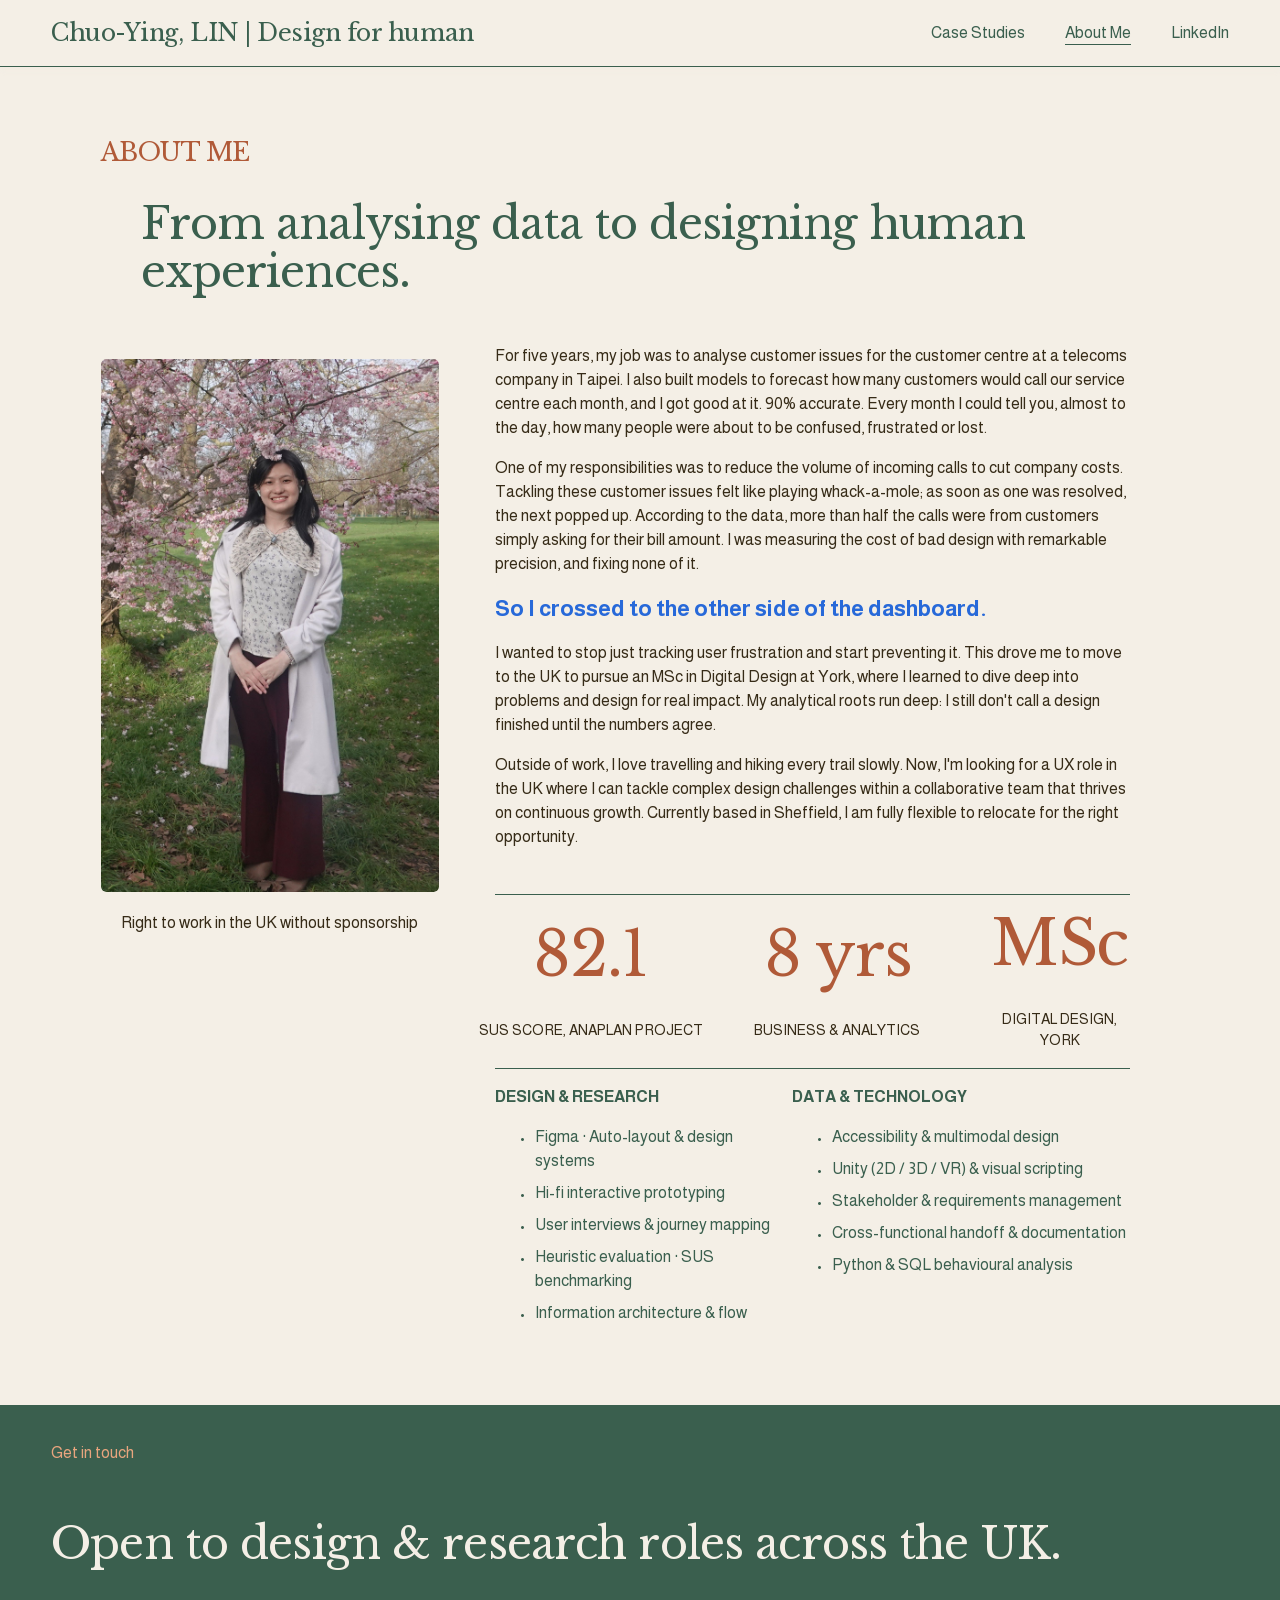
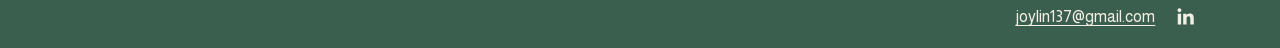
<file: about-me.html>
<!DOCTYPE html>

<html lang="en" xmlns:fb="http://www.facebook.com/2008/fbml" xmlns:og="http://opengraphprotocol.org/schema/">
<head>
<meta content="IE=edge,chrome=1" http-equiv="X-UA-Compatible"/>
<meta content="width=device-width, initial-scale=1" name="viewport"/>

<base href=""/>
<meta charset="utf-8"/>
<title>About Me — Chuo-Ying, LIN | Design for human</title>
<meta content="Sec-CH-UA-Platform-Version, Sec-CH-UA-Model" http-equiv="Accept-CH"/><link href="27d34fd9d0-default-favicon.ico" rel="icon" type="image/x-icon"/>

<meta content="Chuo-Ying, LIN | Design for human" property="og:site_name"/>
<meta content="About Me — Chuo-Ying, LIN | Design for human" property="og:title"/>

<meta content="website" property="og:type"/>
<meta content="About Me — Chuo-Ying, LIN | Design for human" itemprop="name"/>
<meta content="https://heron-scarlet-486f.squarespace.com/about-me" itemprop="url"/>
<meta content="About Me — Chuo-Ying, LIN | Design for human" name="twitter:title"/>
<meta content="https://heron-scarlet-486f.squarespace.com/about-me" name="twitter:url"/>
<meta content="summary" name="twitter:card"/>
<meta content="" name="description"/>


<style>
/* latin-ext */
@font-face {
  font-family: 'Libre Baskerville';
  font-style: normal;
  font-weight: 700;
  font-display: swap;
  src: url("0db8cda6ce-latin-ext.woff2") format('woff2');
  unicode-range: U+0100-02BA, U+02BD-02C5, U+02C7-02CC, U+02CE-02D7, U+02DD-02FF, U+0304, U+0308, U+0329, U+1D00-1DBF, U+1E00-1E9F, U+1EF2-1EFF, U+2020, U+20A0-20AB, U+20AD-20C0, U+2113, U+2C60-2C7F, U+A720-A7FF;
}
/* latin */
@font-face {
  font-family: 'Libre Baskerville';
  font-style: normal;
  font-weight: 700;
  font-display: swap;
  src: url("313c40c06b-latin.woff2") format('woff2');
  unicode-range: U+0000-00FF, U+0131, U+0152-0153, U+02BB-02BC, U+02C6, U+02DA, U+02DC, U+0304, U+0308, U+0329, U+2000-206F, U+20AC, U+2122, U+2191, U+2193, U+2212, U+2215, U+FEFF, U+FFFD;
}
/* latin */
@font-face {
  font-family: 'Libre Baskerville';
  font-style: normal;
  font-weight: 400;
  font-display: swap;
  src: url("2a86ee684d-latin.woff2") format('woff2');
  unicode-range: U+0000-00FF, U+0131, U+0152-0153, U+02BB-02BC, U+02C6, U+02DA, U+02DC, U+0304, U+0308, U+0329, U+2000-206F, U+20AC, U+2122, U+2191, U+2193, U+2212, U+2215, U+FEFF, U+FFFD;
}
/* latin-ext */
@font-face {
  font-family: 'Libre Baskerville';
  font-style: normal;
  font-weight: 400;
  font-display: swap;
  src: url("05c8846d68-latin-ext.woff2") format('woff2');
  unicode-range: U+0100-02BA, U+02BD-02C5, U+02C7-02CC, U+02CE-02D7, U+02DD-02FF, U+0304, U+0308, U+0329, U+1D00-1DBF, U+1E00-1E9F, U+1EF2-1EFF, U+2020, U+20A0-20AB, U+20AD-20C0, U+2113, U+2C60-2C7F, U+A720-A7FF;
}
/* latin */
@font-face {
  font-family: 'Libre Baskerville';
  font-style: italic;
  font-weight: 400;
  font-display: swap;
  src: url("f5c833bc6b-latin.woff2") format('woff2');
  unicode-range: U+0000-00FF, U+0131, U+0152-0153, U+02BB-02BC, U+02C6, U+02DA, U+02DC, U+0304, U+0308, U+0329, U+2000-206F, U+20AC, U+2122, U+2191, U+2193, U+2212, U+2215, U+FEFF, U+FFFD;
}
/* latin-ext */
@font-face {
  font-family: 'Libre Baskerville';
  font-style: italic;
  font-weight: 400;
  font-display: swap;
  src: url("65380b8a50-latin-ext.woff2") format('woff2');
  unicode-range: U+0100-02BA, U+02BD-02C5, U+02C7-02CC, U+02CE-02D7, U+02DD-02FF, U+0304, U+0308, U+0329, U+1D00-1DBF, U+1E00-1E9F, U+1EF2-1EFF, U+2020, U+20A0-20AB, U+20AD-20C0, U+2113, U+2C60-2C7F, U+A720-A7FF;
}
/* latin */
@font-face {
  font-family: 'Almarai';
  font-style: normal;
  font-weight: 700;
  font-display: swap;
  src: url("fd59261729-latin.woff2") format('woff2');
  unicode-range: U+0000-00FF, U+0131, U+0152-0153, U+02BB-02BC, U+02C6, U+02DA, U+02DC, U+0304, U+0308, U+0329, U+2000-206F, U+20AC, U+2122, U+2191, U+2193, U+2212, U+2215, U+FEFF, U+FFFD;
}
/* arabic */
@font-face {
  font-family: 'Almarai';
  font-style: normal;
  font-weight: 700;
  font-display: swap;
  src: url("c900087bc6-arabic.woff2") format('woff2');
  unicode-range: U+0600-06FF, U+0750-077F, U+0870-088E, U+0890-0891, U+0897-08E1, U+08E3-08FF, U+200C-200E, U+2010-2011, U+204F, U+2E41, U+FB50-FDFF, U+FE70-FE74, U+FE76-FEFC, U+102E0-102FB, U+10E60-10E7E, U+10EC2-10EC4, U+10EFC-10EFF, U+1EE00-1EE03, U+1EE05-1EE1F, U+1EE21-1EE22, U+1EE24, U+1EE27, U+1EE29-1EE32, U+1EE34-1EE37, U+1EE39, U+1EE3B, U+1EE42, U+1EE47, U+1EE49, U+1EE4B, U+1EE4D-1EE4F, U+1EE51-1EE52, U+1EE54, U+1EE57, U+1EE59, U+1EE5B, U+1EE5D, U+1EE5F, U+1EE61-1EE62, U+1EE64, U+1EE67-1EE6A, U+1EE6C-1EE72, U+1EE74-1EE77, U+1EE79-1EE7C, U+1EE7E, U+1EE80-1EE89, U+1EE8B-1EE9B, U+1EEA1-1EEA3, U+1EEA5-1EEA9, U+1EEAB-1EEBB, U+1EEF0-1EEF1;
}
/* latin */
@font-face {
  font-family: 'Almarai';
  font-style: normal;
  font-weight: 400;
  font-display: swap;
  src: url("6698c12792-latin.woff2") format('woff2');
  unicode-range: U+0000-00FF, U+0131, U+0152-0153, U+02BB-02BC, U+02C6, U+02DA, U+02DC, U+0304, U+0308, U+0329, U+2000-206F, U+20AC, U+2122, U+2191, U+2193, U+2212, U+2215, U+FEFF, U+FFFD;
}
/* arabic */
@font-face {
  font-family: 'Almarai';
  font-style: normal;
  font-weight: 400;
  font-display: swap;
  src: url("5f02bb0fc9-arabic.woff2") format('woff2');
  unicode-range: U+0600-06FF, U+0750-077F, U+0870-088E, U+0890-0891, U+0897-08E1, U+08E3-08FF, U+200C-200E, U+2010-2011, U+204F, U+2E41, U+FB50-FDFF, U+FE70-FE74, U+FE76-FEFC, U+102E0-102FB, U+10E60-10E7E, U+10EC2-10EC4, U+10EFC-10EFF, U+1EE00-1EE03, U+1EE05-1EE1F, U+1EE21-1EE22, U+1EE24, U+1EE27, U+1EE29-1EE32, U+1EE34-1EE37, U+1EE39, U+1EE3B, U+1EE42, U+1EE47, U+1EE49, U+1EE4B, U+1EE4D-1EE4F, U+1EE51-1EE52, U+1EE54, U+1EE57, U+1EE59, U+1EE5B, U+1EE5D, U+1EE5F, U+1EE61-1EE62, U+1EE64, U+1EE67-1EE6A, U+1EE6C-1EE72, U+1EE74-1EE77, U+1EE79-1EE7C, U+1EE7E, U+1EE80-1EE89, U+1EE8B-1EE9B, U+1EEA1-1EEA3, U+1EEA5-1EEA9, U+1EEAB-1EEBB, U+1EEF0-1EEF1;
}
</style>










<link href="5c6bf4104c25.css" rel="stylesheet" type="text/css"/>
<link href="fbe416521956.css" rel="stylesheet" type="text/css"/><link href="8441e3e62c55.css" rel="stylesheet" type="text/css"/><link href="683192df95f7.css" rel="stylesheet" type="text/css"/><link href="09b1dc1b3263.css" rel="stylesheet" type="text/css"/><link href="05590d81c155.css" rel="stylesheet" type="text/css"/><link href="92e365e55bc1.css" rel="stylesheet" type="text/css"/>

<link href="static.css" rel="stylesheet"/></head>
<body class="tweak-blog-alternating-side-by-side-width-full tweak-blog-alternating-side-by-side-image-aspect-ratio-11-square tweak-blog-alternating-side-by-side-text-alignment-left tweak-blog-alternating-side-by-side-read-more-style-show tweak-blog-alternating-side-by-side-image-text-alignment-middle tweak-blog-alternating-side-by-side-delimiter-bullet tweak-blog-alternating-side-by-side-meta-position-top tweak-blog-alternating-side-by-side-primary-meta-categories tweak-blog-alternating-side-by-side-secondary-meta-date tweak-blog-alternating-side-by-side-excerpt-show image-block-poster-text-alignment-center image-block-card-content-position-center image-block-card-text-alignment-left image-block-overlap-content-position-center image-block-overlap-text-alignment-left image-block-collage-content-position-center image-block-collage-text-alignment-left image-block-stack-text-alignment-left form-use-theme-colors form-field-style-solid form-field-shape-square form-field-border-all form-field-checkbox-type-icon form-field-checkbox-fill-solid form-field-checkbox-color-inverted form-field-checkbox-shape-square form-field-checkbox-layout-stack form-field-radio-type-icon form-field-radio-fill-solid form-field-radio-color-normal form-field-radio-shape-pill form-field-radio-layout-stack form-field-survey-fill-solid form-field-survey-color-normal form-field-survey-shape-pill form-field-hover-focus-outline form-submit-button-style-label tweak-global-animations-complexity-level-detailed tweak-global-animations-animation-style-fade tweak-global-animations-animation-type-none tweak-global-animations-animation-curve-ease tweak-blog-masonry-width-full tweak-blog-masonry-text-alignment-left tweak-blog-masonry-primary-meta-categories tweak-blog-masonry-secondary-meta-date tweak-blog-masonry-meta-position-top tweak-blog-masonry-read-more-style-show tweak-blog-masonry-delimiter-space tweak-blog-masonry-image-placement-above tweak-blog-masonry-excerpt-show tweak-portfolio-grid-overlay-width-full tweak-portfolio-grid-overlay-height-large tweak-portfolio-grid-overlay-image-aspect-ratio-34-three-four-vertical tweak-portfolio-grid-overlay-text-placement-center tweak-portfolio-grid-overlay-show-text-after-hover tweak-blog-single-column-width-full tweak-blog-single-column-text-alignment-center tweak-blog-single-column-image-placement-above tweak-blog-single-column-delimiter-bullet tweak-blog-single-column-read-more-style-show tweak-blog-single-column-primary-meta-date tweak-blog-single-column-secondary-meta-categories tweak-blog-single-column-meta-position-top tweak-blog-single-column-content-title-only header-width-full tweak-fixed-header tweak-fixed-header-style-basic tweak-blog-item-width-medium tweak-blog-item-text-alignment-center tweak-blog-item-meta-position-above-title tweak-blog-item-show-categories tweak-blog-item-show-date tweak-blog-item-delimiter-bullet tweak-blog-side-by-side-width-full tweak-blog-side-by-side-image-placement-left tweak-blog-side-by-side-image-aspect-ratio-11-square tweak-blog-side-by-side-primary-meta-categories tweak-blog-side-by-side-secondary-meta-date tweak-blog-side-by-side-meta-position-top tweak-blog-side-by-side-text-alignment-left tweak-blog-side-by-side-image-text-alignment-middle tweak-blog-side-by-side-read-more-style-show tweak-blog-side-by-side-delimiter-bullet tweak-blog-side-by-side-excerpt-show primary-button-style-solid primary-button-shape-pill secondary-button-style-outline secondary-button-shape-pill tertiary-button-style-outline tertiary-button-shape-square tweak-events-stacked-width-full tweak-events-stacked-height-large tweak-events-stacked-show-thumbnails tweak-events-stacked-thumbnail-size-32-standard tweak-events-stacked-date-style-with-text tweak-events-stacked-show-time tweak-events-stacked-show-location tweak-events-stacked-show-excerpt tweak-blog-basic-grid-width-inset tweak-blog-basic-grid-image-aspect-ratio-32-standard tweak-blog-basic-grid-text-alignment-left tweak-blog-basic-grid-delimiter-bullet tweak-blog-basic-grid-image-placement-above tweak-blog-basic-grid-read-more-style-show tweak-blog-basic-grid-primary-meta-date tweak-blog-basic-grid-secondary-meta-categories tweak-blog-basic-grid-excerpt-show tweak-portfolio-grid-basic-width-full tweak-portfolio-grid-basic-height-large tweak-portfolio-grid-basic-image-aspect-ratio-11-square tweak-portfolio-grid-basic-text-alignment-left tweak-portfolio-grid-basic-hover-effect-fade header-overlay-alignment-center tweak-portfolio-index-background-link-format-stacked tweak-portfolio-index-background-width-full tweak-portfolio-index-background-height-large tweak-portfolio-index-background-vertical-alignment-middle tweak-portfolio-index-background-horizontal-alignment-center tweak-portfolio-index-background-delimiter-none tweak-portfolio-index-background-animation-type-fade tweak-portfolio-index-background-animation-duration-medium tweak-portfolio-hover-follow-layout-inline tweak-portfolio-hover-follow-delimiter-bullet tweak-portfolio-hover-follow-animation-type-fade tweak-portfolio-hover-follow-animation-duration-fast tweak-portfolio-hover-static-layout-inline tweak-portfolio-hover-static-front tweak-portfolio-hover-static-delimiter-hyphen tweak-portfolio-hover-static-animation-type-fade tweak-portfolio-hover-static-animation-duration-fast hide-opentable-icons opentable-style-dark tweak-product-quick-view-button-style-floating tweak-product-quick-view-button-position-bottom tweak-product-quick-view-lightbox-excerpt-display-truncate tweak-product-quick-view-lightbox-show-arrows tweak-product-quick-view-lightbox-show-close-button tweak-product-quick-view-lightbox-controls-weight-light native-currency-code-gbp collection-6a132c44a15ecf58d15013a3 collection-type-page collection-layout-default mobile-style-available sqs-seven-one static-portfolio" id="collection-6a132c44a15ecf58d15013a3" tabindex="-1">
<div class="clearfix site-wrapper" id="siteWrapper">

<header class="header theme-col--primary" data-header-style="solid" data-section-id="header" data-section-theme="" id="header" style="
      
        --headerDropShadowColor: hsla(37.89, 37%, 90%, 1);
      
      
        --headerBorderColor: hsla(var(--black-hsl), 1);
      
      
        --solidHeaderBackgroundColor: hsla(var(--accent-hsl), 1);
      
      
        --solidHeaderNavigationColor: hsla(var(--black-hsl), 1);
      
      
        --gradientHeaderBackgroundColor: hsla(var(--accent-hsl), 1);
      
      
        --gradientHeaderNavigationColor: hsla(var(--black-hsl), 1);
      
    " tabindex="-1">
<svg style="display:none" viewbox="0 0 22 22" xmlns="http://www.w3.org/2000/svg">
<symbol id="circle">
<path d="M11.5 17C14.5376 17 17 14.5376 17 11.5C17 8.46243 14.5376 6 11.5 6C8.46243 6 6 8.46243 6 11.5C6 14.5376 8.46243 17 11.5 17Z" fill="none"></path>
</symbol>
<symbol id="circleFilled">
<path d="M11.5 17C14.5376 17 17 14.5376 17 11.5C17 8.46243 14.5376 6 11.5 6C8.46243 6 6 8.46243 6 11.5C6 14.5376 8.46243 17 11.5 17Z"></path>
</symbol>
<symbol id="dash">
<path d="M11 11H19H3"></path>
</symbol>
<symbol id="squareFilled">
<rect height="11" width="11" x="6" y="6"></rect>
</symbol>
<symbol id="square">
<rect fill="none" height="9" stroke="inherit" width="9" x="7" y="7"></rect>
</symbol>
<symbol id="plus">
<path d="M11 3V19"></path>
<path d="M19 11L3 11"></path>
</symbol>
<symbol id="closedArrow">
<path d="M11 11V2M11 18.1797L17 11.1477L5 11.1477L11 18.1797Z" fill="none"></path>
</symbol>
<symbol id="closedArrowFilled">
<path d="M11 11L11 2" fill="none" stroke="inherit"></path>
<path clip-rule="evenodd" d="M2.74695 9.38428L19.038 9.38428L10.8925 19.0846L2.74695 9.38428Z" fill-rule="evenodd" stroke-width="1"></path>
</symbol>
<symbol id="closedArrowHead" viewbox="0 0 22 22" xmlns="http://www.w3.org/2000/symbol">
<path d="M18 7L11 15L4 7L18 7Z" fill="none" stroke="inherit"></path>
</symbol>
<symbol id="closedArrowHeadFilled" viewbox="0 0 22 22" xmlns="http://www.w3.org/2000/symbol">
<path d="M18.875 6.5L11 15.5L3.125 6.5L18.875 6.5Z"></path>
</symbol>
<symbol id="openArrow">
<path d="M11 18.3591L11 3" fill="none" stroke="inherit"></path>
<path d="M18 11.5L11 18.5L4 11.5" fill="none" stroke="inherit"></path>
</symbol>
<symbol id="openArrowHead">
<path d="M18 7L11 14L4 7" fill="none"></path>
</symbol>
<symbol id="pinchedArrow">
<path d="M11 17.3591L11 2" fill="none"></path>
<path d="M2 11C5.85455 12.2308 8.81818 14.9038 11 18C13.1818 14.8269 16.1455 12.1538 20 11" fill="none"></path>
</symbol>
<symbol id="pinchedArrowFilled">
<path d="M11.05 10.4894C7.04096 8.73759 1.05005 8 1.05005 8C6.20459 11.3191 9.41368 14.1773 11.05 21C12.6864 14.0851 15.8955 11.227 21.05 8C21.05 8 15.0591 8.73759 11.05 10.4894Z" stroke-width="1"></path>
<path d="M11 11L11 1" fill="none"></path>
</symbol>
<symbol id="pinchedArrowHead">
<path d="M2 7.24091C5.85455 8.40454 8.81818 10.9318 11 13.8591C13.1818 10.8591 16.1455 8.33181 20 7.24091" fill="none"></path>
</symbol>
<symbol id="pinchedArrowHeadFilled">
<path d="M11.05 7.1591C7.04096 5.60456 1.05005 4.95001 1.05005 4.95001C6.20459 7.89547 9.41368 10.4318 11.05 16.4864C12.6864 10.35 15.8955 7.81365 21.05 4.95001C21.05 4.95001 15.0591 5.60456 11.05 7.1591Z"></path>
</symbol>
</svg>
<div class="sqs-announcement-bar-dropzone"></div>
<div class="header-announcement-bar-wrapper">
<a class="header-skip-link sqs-button-element--primary" href="#page">
        Skip to Content
      </a>
<style>
    @supports (-webkit-backdrop-filter: none) or (backdrop-filter: none) {
        .header-blur-background {

-webkit-backdrop-filter: blur(12px);
backdrop-filter: blur(12px);


        }
    }
</style>
<div class="header-border" data-header-border="true" data-header-style="solid" style="


  
    border-width: 0px 0px 1px 0px !important;
  



"></div>
<div class="header-dropshadow" data-header-dropshadow="true" data-header-style="solid" style="
  box-shadow: 0px 5px 5px 0px;
"></div>
<div>
<div class="header-background-solid" data-header-style="solid" style="opacity: calc(100 * .01)"></div>
</div>
<div class="header-inner container--fluid header-mobile-layout-logo-left-nav-right header-layout-nav-right">

<div class="header-background theme-bg--primary"></div>
<div class="header-display-desktop">


<div class="header-title-nav-wrapper">

<div class="header-title">
<div class="header-title-text">
<a href="index.html" id="site-title">Chuo-Ying, LIN | Design for human</a>
</div>
</div>

<div class="header-nav">
<div class="header-nav-wrapper">
<nav class="header-nav-list">
<div class="header-nav-item header-nav-item--collection header-nav-item--homepage">
<a href="index.html">
        Case Studies
      </a>
</div>
<div class="header-nav-item header-nav-item--collection header-nav-item--active">
<a aria-current="page" href="about-me.html">
        About Me
      </a>
</div>
<div class="header-nav-item header-nav-item--external">
<a href="https://www.linkedin.com/in/chuo-ying-lin-6216887a/" rel="noopener noreferrer" target="_blank">LinkedIn</a>
</div>
</nav>
</div>
</div>
</div>

<div class="header-actions header-actions--right">
<div class="showOnMobile">
</div>
<div class="showOnDesktop">
</div>
</div>
<style>
  .top-bun, 
  .patty, 
  .bottom-bun {
    height: 1px;
  }
</style>

<div class="header-burger menu-overlay-does-not-have-visible-non-navigation-items no-actions">
<button class="header-burger-btn burger">
<span class="js-header-burger-open-title visually-hidden" hidden="">Open Menu</span>
<span class="js-header-burger-close-title visually-hidden" hidden="">Close Menu</span>
<div class="burger-box">
<div class="burger-inner header-menu-icon-doubleLineHamburger">
<div class="top-bun"></div>
<div class="patty"></div>
<div class="bottom-bun"></div>
</div>
</div>
</button>
</div>
</div>
<div class="header-display-mobile">


<div class="header-title-nav-wrapper">

<div class="header-title">
<div class="header-title-text">
<a href="index.html" id="site-title">Chuo-Ying, LIN | Design for human</a>
</div>
</div>

<div class="header-nav">
<div class="header-nav-wrapper">
<nav class="header-nav-list">
<div class="header-nav-item header-nav-item--collection header-nav-item--homepage">
<a href="index.html">
        Case Studies
      </a>
</div>
<div class="header-nav-item header-nav-item--collection header-nav-item--active">
<a aria-current="page" href="about-me.html">
        About Me
      </a>
</div>
<div class="header-nav-item header-nav-item--external">
<a href="https://www.linkedin.com/in/chuo-ying-lin-6216887a/" rel="noopener noreferrer" target="_blank">LinkedIn</a>
</div>
</nav>
</div>
</div>
</div>

<div class="header-actions header-actions--right">
<div class="showOnMobile">
</div>
<div class="showOnDesktop">
</div>
</div>
<style>
  .top-bun, 
  .patty, 
  .bottom-bun {
    height: 1px;
  }
</style>

<div class="header-burger menu-overlay-does-not-have-visible-non-navigation-items no-actions">
<button class="header-burger-btn burger">
<span class="js-header-burger-open-title visually-hidden" hidden="">Open Menu</span>
<span class="js-header-burger-close-title visually-hidden" hidden="">Close Menu</span>
<div class="burger-box">
<div class="burger-inner header-menu-icon-doubleLineHamburger">
<div class="top-bun"></div>
<div class="patty"></div>
<div class="bottom-bun"></div>
</div>
</div>
</button>
</div>
</div>
</div>
</div>

<div class="header-menu header-menu--folder-list white" data-section-id="overlay-nav" data-section-theme="white">
<div class="header-menu-bg theme-bg--primary"></div>
<div class="header-menu-nav">
<nav class="header-menu-nav-list">
<div class="header-menu-nav-folder" data-folder="root">
<div class="header-menu-nav-folder-content">

<div class="header-menu-nav-wrapper">
<div class="container header-menu-nav-item header-menu-nav-item--collection header-menu-nav-item--homepage">
<a href="index.html">
<div class="header-menu-nav-item-content">
Case Studies
</div>
</a>
</div>
<div class="container header-menu-nav-item header-menu-nav-item--collection header-menu-nav-item--active">
<a aria-current="page" href="about-me.html">
<div class="header-menu-nav-item-content">
About Me
</div>
</a>
</div>
<div class="container header-menu-nav-item header-menu-nav-item--external">
<a href="https://www.linkedin.com/in/chuo-ying-lin-6216887a/" rel="noopener noreferrer" target="_blank">LinkedIn</a>
</div>
</div>
</div>
</div>
</nav>
</div>
</div>

</header>
<main class="container" id="page" role="main">
<article class="page-regions" id="page-regions">
<section class="region">
<section class="page-section full-bleed-section layout-engine-section background-width--full-bleed section-height--small content-width--wide horizontal-alignment--center vertical-alignment--middle white" data-section-id="6a132c44a15ecf58d15013a6" data-section-theme="white">
<div class="section-border">
<div class="section-background">
</div>
</div>
<div class="content-wrapper" style="
      
        
      
    ">
<div class="content">
<div data-fluid-engine="true"><style>

.fe-6a132c44a15ecf58d15013a5 {
  --grid-gutter: calc(var(--sqs-mobile-site-gutter, 6vw) - 7.0px);
  --cell-max-width: calc( ( var(--sqs-site-max-width, 1500px) - (7.0px * (8 - 1)) ) / 8 );

  display: grid;
  position: relative;
  grid-area: 1/1/-1/-1;
  grid-template-rows: repeat(85,minmax(24px, auto));
  grid-template-columns:
    minmax(var(--grid-gutter), 1fr)
    repeat(8, minmax(0, var(--cell-max-width)))
    minmax(var(--grid-gutter), 1fr);
  row-gap: 4.0px;
  column-gap: 7.0px;
  overflow-x: hidden;
  overflow-x: clip;
}

@media (min-width: 768px) {
  .background-width--inset .fe-6a132c44a15ecf58d15013a5 {
    --inset-padding: calc(var(--sqs-site-gutter) * 2);
  }

  .fe-6a132c44a15ecf58d15013a5 {
    --grid-gutter: calc(var(--sqs-site-gutter, 4vw) - 7.0px);
    --cell-max-width: calc( ( var(--sqs-site-max-width, 1500px) - (7.0px * (24 - 1)) ) / 24 );
    --inset-padding: 0vw;

    --row-height-scaling-factor: 0.0215;
    --container-width: min(var(--sqs-site-max-width, 1500px), calc(100vw - var(--sqs-site-gutter, 4vw) * 2 - var(--inset-padding) ));

    grid-template-rows: repeat(36,minmax(calc(var(--container-width) * var(--row-height-scaling-factor)), auto));
    grid-template-columns:
      minmax(var(--grid-gutter), 1fr)
      repeat(24, minmax(0, var(--cell-max-width)))
      minmax(var(--grid-gutter), 1fr);
  }
}


  .fe-block-yui_3_17_2_1_1782388183403_1253 {
    grid-area: 2/2/8/10;
    z-index: 5;

    @media (max-width: 767px) {
      
        
      
      
    }
  }

  .fe-block-yui_3_17_2_1_1782388183403_1253 .sqs-block {
    justify-content: flex-start;
  }

  .fe-block-yui_3_17_2_1_1782388183403_1253 .sqs-block-alignment-wrapper {
    align-items: flex-start;
  }

  @media (min-width: 768px) {
    .fe-block-yui_3_17_2_1_1782388183403_1253 {
      grid-area: 2/3/8/25;
      z-index: 4;

      
        
      

      
    }

    .fe-block-yui_3_17_2_1_1782388183403_1253 .sqs-block {
      justify-content: flex-start;
    }

    .fe-block-yui_3_17_2_1_1782388183403_1253 .sqs-block-alignment-wrapper {
      align-items: flex-start;
    }
  }

  .fe-block-yui_3_17_2_1_1782388183403_1925 {
    grid-area: 9/2/18/10;
    z-index: 6;

    @media (max-width: 767px) {
      
        
      
      
    }
  }

  .fe-block-yui_3_17_2_1_1782388183403_1925 .sqs-block {
    justify-content: center;
  }

  .fe-block-yui_3_17_2_1_1782388183403_1925 .sqs-block-alignment-wrapper {
    align-items: center;
  }

  @media (min-width: 768px) {
    .fe-block-yui_3_17_2_1_1782388183403_1925 {
      grid-area: 9/3/24/10;
      z-index: 5;

      
        
      

      
    }

    .fe-block-yui_3_17_2_1_1782388183403_1925 .sqs-block {
      justify-content: center;
    }

    .fe-block-yui_3_17_2_1_1782388183403_1925 .sqs-block-alignment-wrapper {
      align-items: center;
    }
  }

  .fe-block-yui_3_17_2_1_1783817205450_3165 {
    grid-area: 18/2/20/10;
    z-index: 13;

    @media (max-width: 767px) {
      
        
      
      
    }
  }

  .fe-block-yui_3_17_2_1_1783817205450_3165 .sqs-block {
    justify-content: flex-start;
  }

  .fe-block-yui_3_17_2_1_1783817205450_3165 .sqs-block-alignment-wrapper {
    align-items: flex-start;
  }

  @media (min-width: 768px) {
    .fe-block-yui_3_17_2_1_1783817205450_3165 {
      grid-area: 24/3/26/10;
      z-index: 12;

      
        
      

      
    }

    .fe-block-yui_3_17_2_1_1783817205450_3165 .sqs-block {
      justify-content: flex-start;
    }

    .fe-block-yui_3_17_2_1_1783817205450_3165 .sqs-block-alignment-wrapper {
      align-items: flex-start;
    }
  }

  .fe-block-yui_3_17_2_1_1782388183403_3443 {
    grid-area: 21/2/25/10;
    z-index: 9;

    @media (max-width: 767px) {
      
        
      
      
    }
  }

  .fe-block-yui_3_17_2_1_1782388183403_3443 .sqs-block {
    justify-content: flex-start;
  }

  .fe-block-yui_3_17_2_1_1782388183403_3443 .sqs-block-alignment-wrapper {
    align-items: flex-start;
  }

  @media (min-width: 768px) {
    .fe-block-yui_3_17_2_1_1782388183403_3443 {
      grid-area: 24/10/28/16;
      z-index: 8;

      
        
      

      
    }

    .fe-block-yui_3_17_2_1_1782388183403_3443 .sqs-block {
      justify-content: center;
    }

    .fe-block-yui_3_17_2_1_1782388183403_3443 .sqs-block-alignment-wrapper {
      align-items: center;
    }
  }

  .fe-block-c11d4ab42abe2d59ab95 {
    grid-area: 26/2/30/10;
    z-index: 10;

    @media (max-width: 767px) {
      
        
      
      
    }
  }

  .fe-block-c11d4ab42abe2d59ab95 .sqs-block {
    justify-content: flex-start;
  }

  .fe-block-c11d4ab42abe2d59ab95 .sqs-block-alignment-wrapper {
    align-items: flex-start;
  }

  @media (min-width: 768px) {
    .fe-block-c11d4ab42abe2d59ab95 {
      grid-area: 24/16/28/20;
      z-index: 9;

      
        
      

      
    }

    .fe-block-c11d4ab42abe2d59ab95 .sqs-block {
      justify-content: center;
    }

    .fe-block-c11d4ab42abe2d59ab95 .sqs-block-alignment-wrapper {
      align-items: center;
    }
  }

  .fe-block-a54b4c37b6c25b869539 {
    grid-area: 31/2/35/10;
    z-index: 11;

    @media (max-width: 767px) {
      
        
      
      
    }
  }

  .fe-block-a54b4c37b6c25b869539 .sqs-block {
    justify-content: flex-start;
  }

  .fe-block-a54b4c37b6c25b869539 .sqs-block-alignment-wrapper {
    align-items: flex-start;
  }

  @media (min-width: 768px) {
    .fe-block-a54b4c37b6c25b869539 {
      grid-area: 24/21/28/24;
      z-index: 10;

      
        
      

      
    }

    .fe-block-a54b4c37b6c25b869539 .sqs-block {
      justify-content: center;
    }

    .fe-block-a54b4c37b6c25b869539 .sqs-block-alignment-wrapper {
      align-items: center;
    }
  }

  .fe-block-yui_3_17_2_1_1782388183403_2938 {
    grid-area: 35/2/36/10;
    z-index: 7;

    @media (max-width: 767px) {
      
        
      
      
    }
  }

  .fe-block-yui_3_17_2_1_1782388183403_2938 .sqs-block {
    justify-content: flex-start;
  }

  .fe-block-yui_3_17_2_1_1782388183403_2938 .sqs-block-alignment-wrapper {
    align-items: flex-start;
  }

  @media (min-width: 768px) {
    .fe-block-yui_3_17_2_1_1782388183403_2938 {
      grid-area: 23/11/24/24;
      z-index: 6;

      
        
      

      
    }

    .fe-block-yui_3_17_2_1_1782388183403_2938 .sqs-block {
      justify-content: center;
    }

    .fe-block-yui_3_17_2_1_1782388183403_2938 .sqs-block-alignment-wrapper {
      align-items: center;
    }
  }

  .fe-block-4611ddf738e189fb213c {
    grid-area: 37/2/45/10;
    z-index: 3;

    @media (max-width: 767px) {
      
      
    }
  }

  .fe-block-4611ddf738e189fb213c .sqs-block {
    justify-content: flex-start;
  }

  .fe-block-4611ddf738e189fb213c .sqs-block-alignment-wrapper {
    align-items: flex-start;
  }

  @media (min-width: 768px) {
    .fe-block-4611ddf738e189fb213c {
      grid-area: 29/11/36/17;
      z-index: 2;

      

      
    }

    .fe-block-4611ddf738e189fb213c .sqs-block {
      justify-content: flex-start;
    }

    .fe-block-4611ddf738e189fb213c .sqs-block-alignment-wrapper {
      align-items: flex-start;
    }
  }

  .fe-block-394eed37d0712c33c981 {
    grid-area: 45/2/53/10;
    z-index: 4;

    @media (max-width: 767px) {
      
      
    }
  }

  .fe-block-394eed37d0712c33c981 .sqs-block {
    justify-content: flex-start;
  }

  .fe-block-394eed37d0712c33c981 .sqs-block-alignment-wrapper {
    align-items: flex-start;
  }

  @media (min-width: 768px) {
    .fe-block-394eed37d0712c33c981 {
      grid-area: 29/17/36/24;
      z-index: 3;

      

      
    }

    .fe-block-394eed37d0712c33c981 .sqs-block {
      justify-content: flex-start;
    }

    .fe-block-394eed37d0712c33c981 .sqs-block-alignment-wrapper {
      align-items: flex-start;
    }
  }

  .fe-block-5171d6766aa732571a6b {
    grid-area: 53/2/54/10;
    z-index: 8;

    @media (max-width: 767px) {
      
        
      
      
    }
  }

  .fe-block-5171d6766aa732571a6b .sqs-block {
    justify-content: flex-start;
  }

  .fe-block-5171d6766aa732571a6b .sqs-block-alignment-wrapper {
    align-items: flex-start;
  }

  @media (min-width: 768px) {
    .fe-block-5171d6766aa732571a6b {
      grid-area: 28/11/29/24;
      z-index: 7;

      
        
      

      
    }

    .fe-block-5171d6766aa732571a6b .sqs-block {
      justify-content: center;
    }

    .fe-block-5171d6766aa732571a6b .sqs-block-alignment-wrapper {
      align-items: center;
    }
  }

  .fe-block-5885969b9f1f1926b78c {
    grid-area: 54/2/86/10;
    z-index: 4;

    @media (max-width: 767px) {
      
      
    }
  }

  .fe-block-5885969b9f1f1926b78c .sqs-block {
    justify-content: flex-start;
  }

  .fe-block-5885969b9f1f1926b78c .sqs-block-alignment-wrapper {
    align-items: flex-start;
  }

  @media (min-width: 768px) {
    .fe-block-5885969b9f1f1926b78c {
      grid-area: 9/11/22/24;
      z-index: 3;

      

      
    }

    .fe-block-5885969b9f1f1926b78c .sqs-block {
      justify-content: flex-start;
    }

    .fe-block-5885969b9f1f1926b78c .sqs-block-alignment-wrapper {
      align-items: flex-start;
    }
  }

</style><div class="fluid-engine fe-6a132c44a15ecf58d15013a5"><div class="fe-block fe-block-yui_3_17_2_1_1782388183403_1253"><div class="sqs-block website-component-block sqs-block-website-component sqs-block-html html-block" data-definition-name="website.components.html" id="block-yui_3_17_2_1_1782388183403_1253"><div class="sqs-block-content"><div class="sqs-text-block-container">
<div class="sqs-html-content"><h4 data-rte-preserve-empty="true" style="white-space:pre-wrap;"><span class="sqsrte-text-color--custom" style="color: #B05A38;">ABOUT ME</span></h4><h2 data-rte-preserve-empty="true" style="text-align: start; margin-left: 40px; white-space:pre-wrap;">From analysing data to designing human experiences.</h2></div>
<style id="container-styles">#block-yui_3_17_2_1_1782388183403_1253 {
    
    --stroke-style: none;--stroke-thickness: 2px;
    
      --tweak-text-block-stroke-color: hsla(var(--black-hsl), 1)
;
      
      
      
    



  }

  #block-yui_3_17_2_1_1782388183403_1253 .sqs-html-content {
    
    --tweak-text-block-padding: 6% 6% 6% 6%;
  --tweak-text-block-padding: initial;
}

  .fe-block-yui_3_17_2_1_1782388183403_1253 {
      mix-blend-mode: var(--tweak-text-block-blend
  );
      border-radius: var(--tweak-text-block-radius);
  }

  
  
.fe-block-yui_3_17_2_1_1782388183403_1253 {
      --tweak-text-block-radius: 0px 0px 0px 0px;
    }


  
  .fe-block-yui_3_17_2_1_1782388183403_1253 {
      --tweak-text-block-blend
  : normal;
    }
  

  .fe-block-yui_3_17_2_1_1782388183403_1253 {
    --blur-value: blur(15px);}

</style>
<style id="override-container-styles">
    @media screen and (max-width: 767px) {
          


#block-yui_3_17_2_1_1782388183403_1253 {

}
        }
    
  
    @media screen and (max-width: 767px) {
          #block-yui_3_17_2_1_1782388183403_1253 .sqs-html-content {

}
        }
    
  @media screen and (max-width: 767px) {
          
          

          
          
          
        }</style>
<style class="transform-vars">
    .fe-block-yui_3_17_2_1_1782388183403_1253 {
      --opacity: 100%;
      --translate-x: 0px;
      --translate-y: 0px;
      --rotation: 0deg;
      --scale-x: 100%;
      --scale-y: 100%;
      --skew-x: 0deg;
      --skew-y: 0deg;
      --origin-x: 50%;
      --origin-y: 50%;
      --block-transform: none;

      opacity: var(--opacity, 1);
      transform: var(--block-transform);
      transform-origin: var(--origin-x) var(--origin-y);
    }
  </style><style class="transform-overrides-vars">
</style>
</div>
</div></div></div><div class="fe-block fe-block-yui_3_17_2_1_1782388183403_1925"><div class="sqs-block website-component-block sqs-block-website-component sqs-block-image image-block" data-definition-name="website.components.imageFluid" id="block-yui_3_17_2_1_1782388183403_1925"><div class="sqs-block-content">
<div class="fluid-image-component-root image-block-outer-wrapper design-layout-fluid image-position-center image-component-container-fit combination-animation-site-default individual-animation-site-default }">
<div class="fluid-image-animation-wrapper sqs-image sqs-block-alignment-wrapper">
<div class="fluid-image-container sqs-image-content js-image-container visitor-mode">
<div class="js-content-mode-element-wrapper js-content-mode-element-system_desktop">
<div class="js-content-mode-element content-fit">
<img alt="Me" decoding="async" height="2328" src="8cc46a0066-Me.JPG" style="display:block;object-position: var(--image-component-focal-point);object-fit: var(--image-component-object-fit);" width="1478"/>
<div class="fluidImageOverlay"></div>
</div>
</div>
</div>
</div>
<style>
      
      
      
      #block-yui_3_17_2_1_1782388183403_1925 {
        --image-component-focal-point: 50% 50%;
        
  --image-component-object-fit: contain;
  --image-component-overlay-opacity: 0;
  --image-component-overlay-blend-mode: normal;
  
  --image-component-native-aspect-ratio: 1478/2328;
  
  
  

      }
      #block-yui_3_17_2_1_1782388183403_1925 .fluid-image-container.visitor-mode {
        
  
  overflow: hidden;-webkit-mask-image: -webkit-radial-gradient(white, black);clip-path: none;-webkit-clip-path: none;border-top-left-radius: 5px;border-top-right-radius: 5px;border-bottom-left-radius: 5px;border-bottom-right-radius: 5px;

      }
      #block-yui_3_17_2_1_1782388183403_1925 .js-content-mode-element-wrapper {
        position: relative;
        width: 100%;
        height: 100%;
        display: none;
      }
      #block-yui_3_17_2_1_1782388183403_1925 .js-content-mode-element-system_desktop {
        display: block;
      }
    </style>
<style class="transform-vars">
    .fe-block-yui_3_17_2_1_1782388183403_1925 {
      --opacity: 100%;
      --translate-x: 0px;
      --translate-y: 0px;
      --rotation: 0deg;
      --scale-x: 100%;
      --scale-y: 100%;
      --skew-x: 0deg;
      --skew-y: 0deg;
      --origin-x: 50%;
      --origin-y: 50%;
      --block-transform: none;

      opacity: var(--opacity, 1);
      transform: var(--block-transform);
      transform-origin: var(--origin-x) var(--origin-y);
    }
  </style><style class="transform-overrides-vars">
</style>
</div>
</div></div></div><div class="fe-block fe-block-yui_3_17_2_1_1783817205450_3165"><div class="sqs-block website-component-block sqs-block-website-component sqs-block-html html-block" data-definition-name="website.components.html" id="block-yui_3_17_2_1_1783817205450_3165"><div class="sqs-block-content"><div class="sqs-text-block-container">
<div class="sqs-html-content"><p data-rte-preserve-empty="true" style="text-align: center; ; white-space:pre-wrap;"><span class="sqsrte-text-color--darkAccent">Right to work in the UK without sponsorship</span></p></div>
<style id="container-styles">#block-yui_3_17_2_1_1783817205450_3165 {
    
    --stroke-style: none;--stroke-thickness: 2px;
    
      --tweak-text-block-stroke-color: hsla(var(--black-hsl), 1)
;
      
      
      
    



  }

  #block-yui_3_17_2_1_1783817205450_3165 .sqs-html-content {
    
    --tweak-text-block-padding: 6% 6% 6% 6%;
  --tweak-text-block-padding: initial;
}

  .fe-block-yui_3_17_2_1_1783817205450_3165 {
      mix-blend-mode: var(--tweak-text-block-blend
  );
      border-radius: var(--tweak-text-block-radius);
  }

  
  
.fe-block-yui_3_17_2_1_1783817205450_3165 {
      --tweak-text-block-radius: 0px 0px 0px 0px;
    }


  
  .fe-block-yui_3_17_2_1_1783817205450_3165 {
      --tweak-text-block-blend
  : normal;
    }
  

  .fe-block-yui_3_17_2_1_1783817205450_3165 {
    --blur-value: blur(15px);}

</style>
<style id="override-container-styles">
    @media screen and (max-width: 767px) {
          


#block-yui_3_17_2_1_1783817205450_3165 {

}
        }
    
  
    @media screen and (max-width: 767px) {
          #block-yui_3_17_2_1_1783817205450_3165 .sqs-html-content {

}
        }
    
  @media screen and (max-width: 767px) {
          
          

          
          
          
        }</style>
<style class="transform-vars">
    .fe-block-yui_3_17_2_1_1783817205450_3165 {
      --opacity: 100%;
      --translate-x: 0px;
      --translate-y: 0px;
      --rotation: 0deg;
      --scale-x: 100%;
      --scale-y: 100%;
      --skew-x: 0deg;
      --skew-y: 0deg;
      --origin-x: 50%;
      --origin-y: 50%;
      --block-transform: none;

      opacity: var(--opacity, 1);
      transform: var(--block-transform);
      transform-origin: var(--origin-x) var(--origin-y);
    }
  </style><style class="transform-overrides-vars">
</style>
</div>
</div></div></div><div class="fe-block fe-block-yui_3_17_2_1_1782388183403_3443"><div class="sqs-block website-component-block sqs-block-website-component sqs-block-html html-block" data-definition-name="website.components.html" id="block-yui_3_17_2_1_1782388183403_3443"><div class="sqs-block-content"><div class="sqs-text-block-container">
<div class="sqs-html-content"><h1 data-rte-preserve-empty="true" style="text-align: center; ; white-space:pre-wrap;"><span class="sqsrte-text-color--custom" style="color: #B05A38;">82.1</span></h1><p class="sqsrte-small" data-rte-preserve-empty="true" style="text-align: center; ; white-space:pre-wrap;"><span class="sqsrte-text-color--darkAccent">SUS SCORE, ANAPLAN PROJECT</span></p></div>
<style id="container-styles">#block-yui_3_17_2_1_1782388183403_3443 {
    
    --stroke-style: none;--stroke-thickness: 2px;
    
      --tweak-text-block-stroke-color: hsla(var(--black-hsl), 1)
;
      
      
      
    



  }

  #block-yui_3_17_2_1_1782388183403_3443 .sqs-html-content {
    
    --tweak-text-block-padding: 6% 6% 6% 6%;
  --tweak-text-block-padding: initial;
}

  .fe-block-yui_3_17_2_1_1782388183403_3443 {
      mix-blend-mode: var(--tweak-text-block-blend
  );
      border-radius: var(--tweak-text-block-radius);
  }

  
  
.fe-block-yui_3_17_2_1_1782388183403_3443 {
      --tweak-text-block-radius: 0px 0px 0px 0px;
    }


  
  .fe-block-yui_3_17_2_1_1782388183403_3443 {
      --tweak-text-block-blend
  : normal;
    }
  

  .fe-block-yui_3_17_2_1_1782388183403_3443 {
    --blur-value: blur(15px);}

</style>
<style id="override-container-styles">
    @media screen and (max-width: 767px) {
          


#block-yui_3_17_2_1_1782388183403_3443 {

}
        }
    
  
    @media screen and (max-width: 767px) {
          #block-yui_3_17_2_1_1782388183403_3443 .sqs-html-content {

}
        }
    
  @media screen and (max-width: 767px) {
          
          

          
          
          
        }</style>
<style class="transform-vars">
    .fe-block-yui_3_17_2_1_1782388183403_3443 {
      --opacity: 100%;
      --translate-x: 0px;
      --translate-y: 0px;
      --rotation: 0deg;
      --scale-x: 100%;
      --scale-y: 100%;
      --skew-x: 0deg;
      --skew-y: 0deg;
      --origin-x: 50%;
      --origin-y: 50%;
      --block-transform: none;

      opacity: var(--opacity, 1);
      transform: var(--block-transform);
      transform-origin: var(--origin-x) var(--origin-y);
    }
  </style><style class="transform-overrides-vars">
</style>
</div>
</div></div></div><div class="fe-block fe-block-c11d4ab42abe2d59ab95"><div class="sqs-block website-component-block sqs-block-website-component sqs-block-html html-block" data-definition-name="website.components.html" id="block-c11d4ab42abe2d59ab95"><div class="sqs-block-content"><div class="sqs-text-block-container">
<div class="sqs-html-content"><h1 data-rte-preserve-empty="true" style="text-align: center; ; white-space:pre-wrap;"><span class="sqsrte-text-color--custom" style="color: #B05A38;">8 yrs</span></h1><p class="sqsrte-small" data-rte-preserve-empty="true" style="text-align: center; ; white-space:pre-wrap;"><span class="sqsrte-text-color--darkAccent">BUSINESS &amp; ANALYTICS</span></p></div>
<style id="container-styles">#block-c11d4ab42abe2d59ab95 {
    
    --stroke-style: none;--stroke-thickness: 2px;
    
      --tweak-text-block-stroke-color: hsla(var(--black-hsl), 1)
;
      
      
      
    



  }

  #block-c11d4ab42abe2d59ab95 .sqs-html-content {
    
    --tweak-text-block-padding: 6% 6% 6% 6%;
  --tweak-text-block-padding: initial;
}

  .fe-block-c11d4ab42abe2d59ab95 {
      mix-blend-mode: var(--tweak-text-block-blend
  );
      border-radius: var(--tweak-text-block-radius);
  }

  
  
.fe-block-c11d4ab42abe2d59ab95 {
      --tweak-text-block-radius: 0px 0px 0px 0px;
    }


  
  .fe-block-c11d4ab42abe2d59ab95 {
      --tweak-text-block-blend
  : normal;
    }
  

  .fe-block-c11d4ab42abe2d59ab95 {
    --blur-value: blur(15px);}

</style>
<style id="override-container-styles">
    @media screen and (max-width: 767px) {
          


#block-c11d4ab42abe2d59ab95 {

}
        }
    
  
    @media screen and (max-width: 767px) {
          #block-c11d4ab42abe2d59ab95 .sqs-html-content {

}
        }
    
  @media screen and (max-width: 767px) {
          
          

          
          
          
        }</style>
<style class="transform-vars">
    .fe-block-c11d4ab42abe2d59ab95 {
      --opacity: 100%;
      --translate-x: 0px;
      --translate-y: 0px;
      --rotation: 0deg;
      --scale-x: 100%;
      --scale-y: 100%;
      --skew-x: 0deg;
      --skew-y: 0deg;
      --origin-x: 50%;
      --origin-y: 50%;
      --block-transform: none;

      opacity: var(--opacity, 1);
      transform: var(--block-transform);
      transform-origin: var(--origin-x) var(--origin-y);
    }
  </style><style class="transform-overrides-vars">
</style>
</div>
</div></div></div><div class="fe-block fe-block-a54b4c37b6c25b869539"><div class="sqs-block website-component-block sqs-block-website-component sqs-block-html html-block" data-definition-name="website.components.html" id="block-a54b4c37b6c25b869539"><div class="sqs-block-content"><div class="sqs-text-block-container">
<div class="sqs-html-content"><h1 data-rte-preserve-empty="true" style="text-align: center; ; white-space:pre-wrap;"><span class="sqsrte-text-color--custom" style="color: #B05A38;">MSc</span></h1><p class="sqsrte-small" data-rte-preserve-empty="true" style="text-align: center; ; white-space:pre-wrap;"><span class="sqsrte-text-color--darkAccent">DIGITAL DESIGN, YORK</span></p></div>
<style id="container-styles">#block-a54b4c37b6c25b869539 {
    
    --stroke-style: none;--stroke-thickness: 2px;
    
      --tweak-text-block-stroke-color: hsla(var(--black-hsl), 1)
;
      
      
      
    



  }

  #block-a54b4c37b6c25b869539 .sqs-html-content {
    
    --tweak-text-block-padding: 6% 6% 6% 6%;
  --tweak-text-block-padding: initial;
}

  .fe-block-a54b4c37b6c25b869539 {
      mix-blend-mode: var(--tweak-text-block-blend
  );
      border-radius: var(--tweak-text-block-radius);
  }

  
  
.fe-block-a54b4c37b6c25b869539 {
      --tweak-text-block-radius: 0px 0px 0px 0px;
    }


  
  .fe-block-a54b4c37b6c25b869539 {
      --tweak-text-block-blend
  : normal;
    }
  

  .fe-block-a54b4c37b6c25b869539 {
    --blur-value: blur(15px);}

</style>
<style id="override-container-styles">
    @media screen and (max-width: 767px) {
          


#block-a54b4c37b6c25b869539 {

}
        }
    
  
    @media screen and (max-width: 767px) {
          #block-a54b4c37b6c25b869539 .sqs-html-content {

}
        }
    
  @media screen and (max-width: 767px) {
          
          

          
          
          
        }</style>
<style class="transform-vars">
    .fe-block-a54b4c37b6c25b869539 {
      --opacity: 100%;
      --translate-x: 0px;
      --translate-y: 0px;
      --rotation: 0deg;
      --scale-x: 100%;
      --scale-y: 100%;
      --skew-x: 0deg;
      --skew-y: 0deg;
      --origin-x: 50%;
      --origin-y: 50%;
      --block-transform: none;

      opacity: var(--opacity, 1);
      transform: var(--block-transform);
      transform-origin: var(--origin-x) var(--origin-y);
    }
  </style><style class="transform-overrides-vars">
</style>
</div>
</div></div></div><div class="fe-block fe-block-yui_3_17_2_1_1782388183403_2938"><div class="sqs-block website-component-block sqs-block-website-component sqs-block-horizontalrule horizontalrule-block" data-definition-name="website.components.horizontalrule" id="block-yui_3_17_2_1_1782388183403_2938"><div class="sqs-block-content">
<div>
<hr/>
<style class="transform-overrides-vars">
</style>
</div>
</div></div></div><div class="fe-block fe-block-4611ddf738e189fb213c"><div class="sqs-block website-component-block sqs-block-website-component sqs-block-html html-block" data-definition-name="website.components.html" id="block-4611ddf738e189fb213c"><div class="sqs-block-content"><div class="sqs-text-block-container">
<div class="sqs-html-content"><p data-rte-preserve-empty="true" style="text-align: start; ; white-space:pre-wrap;"><strong>DESIGN &amp; RESEARCH</strong></p><ul data-rte-list="default"><li><p data-rte-preserve-empty="true" style="white-space:pre-wrap;">Figma · Auto-layout &amp; design systems</p></li><li><p data-rte-preserve-empty="true" style="white-space:pre-wrap;">Hi-fi interactive prototyping</p></li><li><p data-rte-preserve-empty="true" style="white-space:pre-wrap;">User interviews &amp; journey mapping</p></li><li><p data-rte-preserve-empty="true" style="white-space:pre-wrap;">Heuristic evaluation · SUS benchmarking</p></li><li><p data-rte-preserve-empty="true" style="white-space:pre-wrap;">Information architecture &amp; flow</p></li></ul></div>
<style id="container-styles">#block-4611ddf738e189fb213c {
    
    
    



  }

  #block-4611ddf738e189fb213c .sqs-html-content {
    
    --tweak-text-block-padding: 6% 6% 6% 6%;
  --tweak-text-block-padding: initial;
}

  .fe-block-4611ddf738e189fb213c {
      mix-blend-mode: var(--tweak-text-block-blend
  );
      border-radius: var(--tweak-text-block-radius);
  }

  
  
.fe-block-4611ddf738e189fb213c {
      --tweak-text-block-radius: 0px 0px 0px 0px;
    }


  
  

  .fe-block-4611ddf738e189fb213c {
    }

</style>
<style id="override-container-styles">
    @media screen and (max-width: 767px) {
          


#block-4611ddf738e189fb213c {

}
        }
    
  
    @media screen and (max-width: 767px) {
          #block-4611ddf738e189fb213c .sqs-html-content {

}
        }
    
  @media screen and (max-width: 767px) {
          
          

          
          
          
        }</style>
<style class="transform-overrides-vars">
</style>
</div>
</div></div></div><div class="fe-block fe-block-394eed37d0712c33c981"><div class="sqs-block website-component-block sqs-block-website-component sqs-block-html html-block" data-definition-name="website.components.html" id="block-394eed37d0712c33c981"><div class="sqs-block-content"><div class="sqs-text-block-container">
<div class="sqs-html-content"><p data-rte-preserve-empty="true" style="text-align: start; ; white-space:pre-wrap;"><strong>DATA &amp; TECHNOLOGY</strong></p><ul data-rte-list="default"><li><p data-rte-preserve-empty="true" style="white-space:pre-wrap;">Accessibility &amp; multimodal design</p></li><li><p data-rte-preserve-empty="true" style="white-space:pre-wrap;">Unity (2D / 3D / VR) &amp; visual scripting</p></li><li><p data-rte-preserve-empty="true" style="white-space:pre-wrap;">Stakeholder &amp; requirements management</p></li><li><p data-rte-preserve-empty="true" style="white-space:pre-wrap;">Cross-functional handoff &amp; documentation</p></li><li><p data-rte-preserve-empty="true" style="white-space:pre-wrap;">Python &amp; SQL behavioural analysis</p></li></ul></div>
<style id="container-styles">#block-394eed37d0712c33c981 {
    
    
    



  }

  #block-394eed37d0712c33c981 .sqs-html-content {
    
    --tweak-text-block-padding: 6% 6% 6% 6%;
  --tweak-text-block-padding: initial;
}

  .fe-block-394eed37d0712c33c981 {
      mix-blend-mode: var(--tweak-text-block-blend
  );
      border-radius: var(--tweak-text-block-radius);
  }

  
  
.fe-block-394eed37d0712c33c981 {
      --tweak-text-block-radius: 0px 0px 0px 0px;
    }


  
  

  .fe-block-394eed37d0712c33c981 {
    }

</style>
<style id="override-container-styles">
    @media screen and (max-width: 767px) {
          


#block-394eed37d0712c33c981 {

}
        }
    
  
    @media screen and (max-width: 767px) {
          #block-394eed37d0712c33c981 .sqs-html-content {

}
        }
    
  @media screen and (max-width: 767px) {
          
          

          
          
          
        }</style>
<style class="transform-overrides-vars">
</style>
</div>
</div></div></div><div class="fe-block fe-block-5171d6766aa732571a6b"><div class="sqs-block website-component-block sqs-block-website-component sqs-block-horizontalrule horizontalrule-block" data-definition-name="website.components.horizontalrule" id="block-5171d6766aa732571a6b"><div class="sqs-block-content">
<div>
<hr/>
<style class="transform-overrides-vars">
</style>
</div>
</div></div></div><div class="fe-block fe-block-5885969b9f1f1926b78c"><div class="sqs-block website-component-block sqs-block-website-component sqs-block-html html-block" data-definition-name="website.components.html" id="block-5885969b9f1f1926b78c"><div class="sqs-block-content"><div class="sqs-text-block-container">
<div class="sqs-html-content"><p class="" data-rte-preserve-empty="true" style="white-space:pre-wrap;"><span class="sqsrte-text-color--darkAccent">For five years, my job was to analyse customer issues for the customer centre at a telecoms company in Taipei. I also built models to forecast how many customers would call our service centre each month, and I got good at it. 90% accurate. Every month I could tell you, almost to the day, how many people were about to be confused, frustrated or lost.</span></p><p data-rte-preserve-empty="true" style="text-align: start; ; white-space:pre-wrap;"><span class="sqsrte-text-color--darkAccent">One of my responsibilities was to reduce the volume of incoming calls to cut company costs. Tackling these customer issues felt like playing whack-a-mole; as soon as one was resolved, the next popped up. According to the data, more than half the calls were from customers simply asking for their bill amount. I was measuring the cost of bad design with remarkable precision, and fixing none of it.</span></p><p class="sqsrte-large" data-rte-preserve-empty="true" style="text-align: start; ; white-space:pre-wrap;"><span class="sqsrte-text-color--custom" style="color: #2769D9;"><strong>So I crossed to the other side of the dashboard.</strong></span></p><p data-rte-preserve-empty="true" style="white-space:pre-wrap;"><span class="sqsrte-text-color--darkAccent">I wanted to stop just tracking user frustration and start preventing it. This drove me to move to the UK to pursue an MSc in Digital Design at York, where I learned to dive deep into problems and design for real impact. My analytical roots run deep: I still don't call a design finished until the numbers agree.</span></p><p data-rte-preserve-empty="true" style="white-space:pre-wrap;"><span class="sqsrte-text-color--darkAccent">Outside of work, I love travelling and hiking every trail slowly. Now, I'm looking for a UX role in the UK where I can tackle complex design challenges within a collaborative team that thrives on continuous growth. Currently based in Sheffield, I am fully flexible to relocate for the right opportunity.</span></p></div>
<style id="container-styles">#block-5885969b9f1f1926b78c {
    
    
    



  }

  #block-5885969b9f1f1926b78c .sqs-html-content {
    
    --tweak-text-block-padding: 6% 6% 6% 6%;
  --tweak-text-block-padding: initial;
}

  .fe-block-5885969b9f1f1926b78c {
      mix-blend-mode: var(--tweak-text-block-blend
  );
      border-radius: var(--tweak-text-block-radius);
  }

  
  
.fe-block-5885969b9f1f1926b78c {
      --tweak-text-block-radius: 0px 0px 0px 0px;
    }


  
  

  .fe-block-5885969b9f1f1926b78c {
    }

</style>
<style id="override-container-styles">
    @media screen and (max-width: 767px) {
          


#block-5885969b9f1f1926b78c {

}
        }
    
  
    @media screen and (max-width: 767px) {
          #block-5885969b9f1f1926b78c .sqs-html-content {

}
        }
    
  @media screen and (max-width: 767px) {
          
          

          
          
          
        }</style>
<style class="transform-overrides-vars">
</style>
</div>
</div></div></div></div></div>
</div>
</div>
</section>
</section>
</article>
</main>
<footer class="sections" id="footer-sections">
<section class="page-section full-bleed-section layout-engine-section background-width--full-bleed section-height--custom content-width--wide horizontal-alignment--center vertical-alignment--middle bright-inverse" data-section-id="6a132c44a15ecf58d150137b" data-section-theme="bright-inverse">
<div class="section-border">
<div class="section-background">
</div>
</div>
<div class="content-wrapper" style="
      
        
          
          padding-top: calc(0vmax / 10); padding-bottom: calc(0vmax / 10);
        
      
    ">
<div class="content">
<div data-fluid-engine="true"><style>

.fe-6a132c44a15ecf58d150137a {
  --grid-gutter: calc(var(--sqs-mobile-site-gutter, 6vw) - 11.0px);
  --cell-max-width: calc( ( var(--sqs-site-max-width, 1500px) - (11.0px * (8 - 1)) ) / 8 );

  display: grid;
  position: relative;
  grid-area: 1/1/-1/-1;
  grid-template-rows: repeat(11,minmax(24px, auto));
  grid-template-columns:
    minmax(var(--grid-gutter), 1fr)
    repeat(8, minmax(0, var(--cell-max-width)))
    minmax(var(--grid-gutter), 1fr);
  row-gap: 11.0px;
  column-gap: 11.0px;
  overflow-x: hidden;
  overflow-x: clip;
}

@media (min-width: 768px) {
  .background-width--inset .fe-6a132c44a15ecf58d150137a {
    --inset-padding: calc(var(--sqs-site-gutter) * 2);
  }

  .fe-6a132c44a15ecf58d150137a {
    --grid-gutter: calc(var(--sqs-site-gutter, 4vw) - 11.0px);
    --cell-max-width: calc( ( var(--sqs-site-max-width, 1500px) - (11.0px * (24 - 1)) ) / 24 );
    --inset-padding: 0vw;

    --row-height-scaling-factor: 0.0215;
    --container-width: min(var(--sqs-site-max-width, 1500px), calc(100vw - var(--sqs-site-gutter, 4vw) * 2 - var(--inset-padding) ));

    grid-template-rows: repeat(7,minmax(calc(var(--container-width) * var(--row-height-scaling-factor)), auto));
    grid-template-columns:
      minmax(var(--grid-gutter), 1fr)
      repeat(24, minmax(0, var(--cell-max-width)))
      minmax(var(--grid-gutter), 1fr);
  }
}


  .fe-block-yui_3_17_2_1_1782382291871_5671 {
    grid-area: 2/2/4/10;
    z-index: 6;

    @media (max-width: 767px) {
      
        
      
      
    }
  }

  .fe-block-yui_3_17_2_1_1782382291871_5671 .sqs-block {
    justify-content: flex-start;
  }

  .fe-block-yui_3_17_2_1_1782382291871_5671 .sqs-block-alignment-wrapper {
    align-items: flex-start;
  }

  @media (min-width: 768px) {
    .fe-block-yui_3_17_2_1_1782382291871_5671 {
      grid-area: 2/2/3/6;
      z-index: 6;

      
        
      

      
    }

    .fe-block-yui_3_17_2_1_1782382291871_5671 .sqs-block {
      justify-content: flex-start;
    }

    .fe-block-yui_3_17_2_1_1782382291871_5671 .sqs-block-alignment-wrapper {
      align-items: flex-start;
    }
  }

  .fe-block-728fab28bb0ceb9d7c66 {
    grid-area: 4/2/8/10;
    z-index: 0;

    @media (max-width: 767px) {
      
      
    }
  }

  .fe-block-728fab28bb0ceb9d7c66 .sqs-block {
    justify-content: center;
  }

  .fe-block-728fab28bb0ceb9d7c66 .sqs-block-alignment-wrapper {
    align-items: center;
  }

  @media (min-width: 768px) {
    .fe-block-728fab28bb0ceb9d7c66 {
      grid-area: 4/2/6/26;
      z-index: 0;

      

      
    }

    .fe-block-728fab28bb0ceb9d7c66 .sqs-block {
      justify-content: center;
    }

    .fe-block-728fab28bb0ceb9d7c66 .sqs-block-alignment-wrapper {
      align-items: center;
    }
  }

  .fe-block-yui_3_17_2_1_1782382513022_5316 {
    grid-area: 8/2/10/10;
    z-index: 7;

    @media (max-width: 767px) {
      
        
      
      
    }
  }

  .fe-block-yui_3_17_2_1_1782382513022_5316 .sqs-block {
    justify-content: center;
  }

  .fe-block-yui_3_17_2_1_1782382513022_5316 .sqs-block-alignment-wrapper {
    align-items: center;
  }

  @media (min-width: 768px) {
    .fe-block-yui_3_17_2_1_1782382513022_5316 {
      grid-area: 6/21/8/25;
      z-index: 7;

      
        
      

      
    }

    .fe-block-yui_3_17_2_1_1782382513022_5316 .sqs-block {
      justify-content: center;
    }

    .fe-block-yui_3_17_2_1_1782382513022_5316 .sqs-block-alignment-wrapper {
      align-items: center;
    }
  }

  .fe-block-4f416d31a5157cf1050c {
    grid-area: 10/2/12/10;
    z-index: 4;

    @media (max-width: 767px) {
      
      
    }
  }

  .fe-block-4f416d31a5157cf1050c .sqs-block {
    justify-content: flex-start;
  }

  .fe-block-4f416d31a5157cf1050c .sqs-block-alignment-wrapper {
    align-items: flex-start;
  }

  @media (min-width: 768px) {
    .fe-block-4f416d31a5157cf1050c {
      grid-area: 6/24/8/26;
      z-index: 4;

      

      
    }

    .fe-block-4f416d31a5157cf1050c .sqs-block {
      justify-content: center;
    }

    .fe-block-4f416d31a5157cf1050c .sqs-block-alignment-wrapper {
      align-items: center;
    }
  }

</style><div class="fluid-engine fe-6a132c44a15ecf58d150137a"><div class="fe-block fe-block-yui_3_17_2_1_1782382291871_5671"><div class="sqs-block website-component-block sqs-block-website-component sqs-block-html html-block" data-definition-name="website.components.html" id="block-yui_3_17_2_1_1782382291871_5671"><div class="sqs-block-content"><div class="sqs-text-block-container">
<div class="sqs-html-content"><p data-rte-preserve-empty="true" style="white-space:pre-wrap;"><span class="sqsrte-text-color--custom" style="color: #E8A57E;">Get in touch</span></p></div>
<style id="container-styles">#block-yui_3_17_2_1_1782382291871_5671 {
    
    --stroke-style: none;--stroke-thickness: 2px;
    
      --tweak-text-block-stroke-color: hsla(var(--black-hsl), 1)
;
      
      
      
    



  }

  #block-yui_3_17_2_1_1782382291871_5671 .sqs-html-content {
    
    --tweak-text-block-padding: 6% 6% 6% 6%;
  --tweak-text-block-padding: initial;
}

  .fe-block-yui_3_17_2_1_1782382291871_5671 {
      mix-blend-mode: var(--tweak-text-block-blend
  );
      border-radius: var(--tweak-text-block-radius);
  }

  
  
.fe-block-yui_3_17_2_1_1782382291871_5671 {
      --tweak-text-block-radius: 0px 0px 0px 0px;
    }


  
  .fe-block-yui_3_17_2_1_1782382291871_5671 {
      --tweak-text-block-blend
  : normal;
    }
  

  .fe-block-yui_3_17_2_1_1782382291871_5671 {
    --blur-value: blur(15px);}

</style>
<style id="override-container-styles">
    @media screen and (max-width: 767px) {
          


#block-yui_3_17_2_1_1782382291871_5671 {

}
        }
    
  
    @media screen and (max-width: 767px) {
          #block-yui_3_17_2_1_1782382291871_5671 .sqs-html-content {

}
        }
    
  @media screen and (max-width: 767px) {
          
          

          
          
          
        }</style>
<style class="transform-vars">
    .fe-block-yui_3_17_2_1_1782382291871_5671 {
      --opacity: 100%;
      --translate-x: 0px;
      --translate-y: 0px;
      --rotation: 0deg;
      --scale-x: 100%;
      --scale-y: 100%;
      --skew-x: 0deg;
      --skew-y: 0deg;
      --origin-x: 50%;
      --origin-y: 50%;
      --block-transform: none;

      opacity: var(--opacity, 1);
      transform: var(--block-transform);
      transform-origin: var(--origin-x) var(--origin-y);
    }
  </style><style class="transform-overrides-vars">
</style>
</div>
</div></div></div><div class="fe-block fe-block-728fab28bb0ceb9d7c66"><div class="sqs-block website-component-block sqs-block-website-component sqs-block-html html-block" data-definition-name="website.components.html" id="block-728fab28bb0ceb9d7c66"><div class="sqs-block-content"><div class="sqs-text-block-container">
<div class="sqs-html-content"><h2 data-rte-preserve-empty="true" style="white-space:pre-wrap;">Open to design &amp; research roles across the UK.</h2></div>
<style id="container-styles">#block-728fab28bb0ceb9d7c66 {
    
    
    



  }

  #block-728fab28bb0ceb9d7c66 .sqs-html-content {
    
    --tweak-text-block-padding: 6% 6% 6% 6%;
  --tweak-text-block-padding: initial;
}

  .fe-block-728fab28bb0ceb9d7c66 {
      mix-blend-mode: var(--tweak-text-block-blend
  );
      border-radius: var(--tweak-text-block-radius);
  }

  
  
.fe-block-728fab28bb0ceb9d7c66 {
      --tweak-text-block-radius: 0px 0px 0px 0px;
    }


  
  

  .fe-block-728fab28bb0ceb9d7c66 {
    }

</style>
<style id="override-container-styles">
    @media screen and (max-width: 767px) {
          


#block-728fab28bb0ceb9d7c66 {

}
        }
    
  
    @media screen and (max-width: 767px) {
          #block-728fab28bb0ceb9d7c66 .sqs-html-content {

}
        }
    
  @media screen and (max-width: 767px) {
          
          

          
          
          
        }</style>
<style class="transform-overrides-vars">
</style>
</div>
</div></div></div><div class="fe-block fe-block-yui_3_17_2_1_1782382513022_5316"><div class="sqs-block website-component-block sqs-block-website-component sqs-block-html html-block" data-definition-name="website.components.html" id="block-yui_3_17_2_1_1782382513022_5316"><div class="sqs-block-content"><div class="sqs-text-block-container">
<div class="sqs-html-content"><p data-rte-preserve-empty="true" style="text-align: center; ; white-space:pre-wrap;"><a href="mailto:joylin137@gmail.com">joylin137@gmail.com</a></p></div>
<style id="container-styles">#block-yui_3_17_2_1_1782382513022_5316 {
    
    --stroke-style: none;--stroke-thickness: 2px;
    
      --tweak-text-block-stroke-color: hsla(var(--black-hsl), 1)
;
      
      
      
    



  }

  #block-yui_3_17_2_1_1782382513022_5316 .sqs-html-content {
    
    --tweak-text-block-padding: 6% 6% 6% 6%;
  --tweak-text-block-padding: initial;
}

  .fe-block-yui_3_17_2_1_1782382513022_5316 {
      mix-blend-mode: var(--tweak-text-block-blend
  );
      border-radius: var(--tweak-text-block-radius);
  }

  
  
.fe-block-yui_3_17_2_1_1782382513022_5316 {
      --tweak-text-block-radius: 0px 0px 0px 0px;
    }


  
  .fe-block-yui_3_17_2_1_1782382513022_5316 {
      --tweak-text-block-blend
  : normal;
    }
  

  .fe-block-yui_3_17_2_1_1782382513022_5316 {
    --blur-value: blur(15px);}

</style>
<style id="override-container-styles">
    @media screen and (max-width: 767px) {
          


#block-yui_3_17_2_1_1782382513022_5316 {

}
        }
    
  
    @media screen and (max-width: 767px) {
          #block-yui_3_17_2_1_1782382513022_5316 .sqs-html-content {

}
        }
    
  @media screen and (max-width: 767px) {
          
          

          
          
          
        }</style>
<style class="transform-vars">
    .fe-block-yui_3_17_2_1_1782382513022_5316 {
      --opacity: 100%;
      --translate-x: 0px;
      --translate-y: 0px;
      --rotation: 0deg;
      --scale-x: 100%;
      --scale-y: 100%;
      --skew-x: 0deg;
      --skew-y: 0deg;
      --origin-x: 100%;
      --origin-y: 100%;
      --block-transform: none;

      opacity: var(--opacity, 1);
      transform: var(--block-transform);
      transform-origin: var(--origin-x) var(--origin-y);
    }
  </style><style class="transform-overrides-vars">
</style>
</div>
</div></div></div><div class="fe-block fe-block-4f416d31a5157cf1050c"><div class="sqs-block website-component-block sqs-block-website-component sqs-block-socialaccountlinks social-account-links-block social-account-links-v2-block" data-definition-name="website.components.socialLinks" id="block-4f416d31a5157cf1050c"><div class="sqs-block-content">
<div class="sqs-block-socialaccountlinks-content">
<div class="sqs-svg-icon--outer social-icon-alignment-center social-icons-color-black social-icons-size-small social-icons-style-regular">
<style>
      
      #block-4f416d31a5157cf1050c {
        --social-icons-justify-content: center;
        --social-icons-dimension: 20px;--social-icons-gap: 12px;
        --social-icons-border-thickness: 2px;
      }

      
      #block-4f416d31a5157cf1050c .sqs-svg-icon--wrapper {
        --si-border-radius: 0;--si-scale: 2;--si-box-shadow: none;--si-fill-icon: var(--si-primary);--si-fill-icon-fade: var(--si-primary-faded);--si-fill-icon-hover: var(--si-primary);--si-fill-mask: transparent;--si-fill-mask-fade: transparent;--si-fill-mask-hover: transparent;--si-bg: transparent;--si-bg-fade: transparent;--si-bg-hover: transparent;
      }

      
      #block-4f416d31a5157cf1050c .sqs-svg-icon--list {
        justify-content: var(--social-icons-justify-content, center);
        column-gap: var(--social-icons-gap, 12px);
        row-gap: var(--social-icons-gap, 12px);
      }
      #block-4f416d31a5157cf1050c .sqs-svg-icon--wrapper {
        width: var(--social-icons-dimension, 20px);
        height: var(--social-icons-dimension, 20px);
        margin: 0;
        border: none; 
        background-color: var(--si-bg, transparent);
        box-shadow: var(--si-box-shadow, none);
        border-radius: var(--si-border-radius, 0);
      }
      #block-4f416d31a5157cf1050c .sqs-svg-icon--wrapper > div {
        transform: scale(var(--si-scale, 1));
      }
      #block-4f416d31a5157cf1050c .sqs-use--icon {
        fill: var(--si-fill-icon, transparent);
      }
      #block-4f416d31a5157cf1050c .sqs-use--mask {
        fill: var(--si-fill-mask, transparent);
      }
      #block-4f416d31a5157cf1050c .sqs-svg-icon--list:hover .sqs-svg-icon--wrapper {
        background-color: var(--si-bg-fade, var(--si-bg, transparent));
      }
      #block-4f416d31a5157cf1050c .sqs-svg-icon--list:hover .sqs-svg-icon--wrapper .sqs-use--icon {
        fill: var(--si-fill-icon-fade, var(--si-fill-icon, transparent));
      }
      #block-4f416d31a5157cf1050c .sqs-svg-icon--list:hover .sqs-svg-icon--wrapper .sqs-use--mask {
        fill: var(--si-fill-mask-fade, var(--si-fill-mask, transparent));
      }
      #block-4f416d31a5157cf1050c .sqs-svg-icon--list:hover .sqs-svg-icon--wrapper:hover {
        background-color: var(--si-bg-hover, var(--si-bg, transparent));
      }
      #block-4f416d31a5157cf1050c .sqs-svg-icon--list:hover .sqs-svg-icon--wrapper:hover .sqs-use--icon {
        fill: var(--si-fill-icon-hover, var(--si-fill-icon, transparent));
      }
      #block-4f416d31a5157cf1050c .sqs-svg-icon--list:hover .sqs-svg-icon--wrapper:hover .sqs-use--mask {
        fill: var(--si-fill-mask-hover, var(--si-fill-mask, transparent));
      }
    </style>
<nav class="sqs-svg-icon--list">
<a aria-label="LinkedIn" class="sqs-svg-icon--wrapper linkedin-unauth" href="https://www.linkedin.com/in/chuo-ying-lin-6216887a/" rel="noopener noreferrer" target="_blank">
<div>
<svg class="sqs-svg-icon--social" viewbox="0 0 64 64">
<use class="sqs-use--icon" xlink:href="29f3feee84-social-accounts.svg#linkedin-unauth-icon"></use>
<use class="sqs-use--mask" xlink:href="29f3feee84-social-accounts.svg#linkedin-unauth-mask"></use>
</svg>
</div>
</a>
</nav>
</div>
<style id="container-styles">#block-4f416d31a5157cf1050c {
    
    
    



  }

  #block-4f416d31a5157cf1050c .sqs-block-socialaccountlinks-content {
    
    --tweak-social-links-block-padding: initial;
}

  .fe-block-4f416d31a5157cf1050c {
      mix-blend-mode: var(--tweak-social-links-block-blend);
      border-radius: var(--tweak-social-links-block-radius);
  }

  
  



  
  

  .fe-block-4f416d31a5157cf1050c {
    }

</style>
<style id="override-container-styles">
    @media screen and (max-width: 767px) {
          


#block-4f416d31a5157cf1050c {

}
        }
    
  
    @media screen and (max-width: 767px) {
          #block-4f416d31a5157cf1050c .sqs-block-socialaccountlinks-content {

}
        }
    
  @media screen and (max-width: 767px) {
          
          

          
          
          
        }</style>
<style class="transform-overrides-vars">
</style>
</div>
</div></div></div></div></div>
</div>
</div>
</section>
</footer>
</div>

<svg style="display:none" version="1.1" xmlns="http://www.w3.org/2000/svg"><symbol id="linkedin-unauth-icon" viewbox="0 0 64 64"><path d="M20.4,44h5.4V26.6h-5.4V44z M23.1,18c-1.7,0-3.1,1.4-3.1,3.1c0,1.7,1.4,3.1,3.1,3.1 c1.7,0,3.1-1.4,3.1-3.1C26.2,19.4,24.8,18,23.1,18z M39.5,26.2c-2.6,0-4.4,1.4-5.1,2.8h-0.1v-2.4h-5.2V44h5.4v-8.6 c0-2.3,0.4-4.5,3.2-4.5c2.8,0,2.8,2.6,2.8,4.6V44H46v-9.5C46,29.8,45,26.2,39.5,26.2z"></path></symbol><symbol id="linkedin-unauth-mask" viewbox="0 0 64 64"><path d="M0,0v64h64V0H0z M25.8,44h-5.4V26.6h5.4V44z M23.1,24.3c-1.7,0-3.1-1.4-3.1-3.1c0-1.7,1.4-3.1,3.1-3.1 c1.7,0,3.1,1.4,3.1,3.1C26.2,22.9,24.8,24.3,23.1,24.3z M46,44h-5.4v-8.4c0-2,0-4.6-2.8-4.6c-2.8,0-3.2,2.2-3.2,4.5V44h-5.4V26.6 h5.2V29h0.1c0.7-1.4,2.5-2.8,5.1-2.8c5.5,0,6.5,3.6,6.5,8.3V44z"></path></symbol></svg>
<script defer="" src="main.js"></script></body>
</html>
</file>
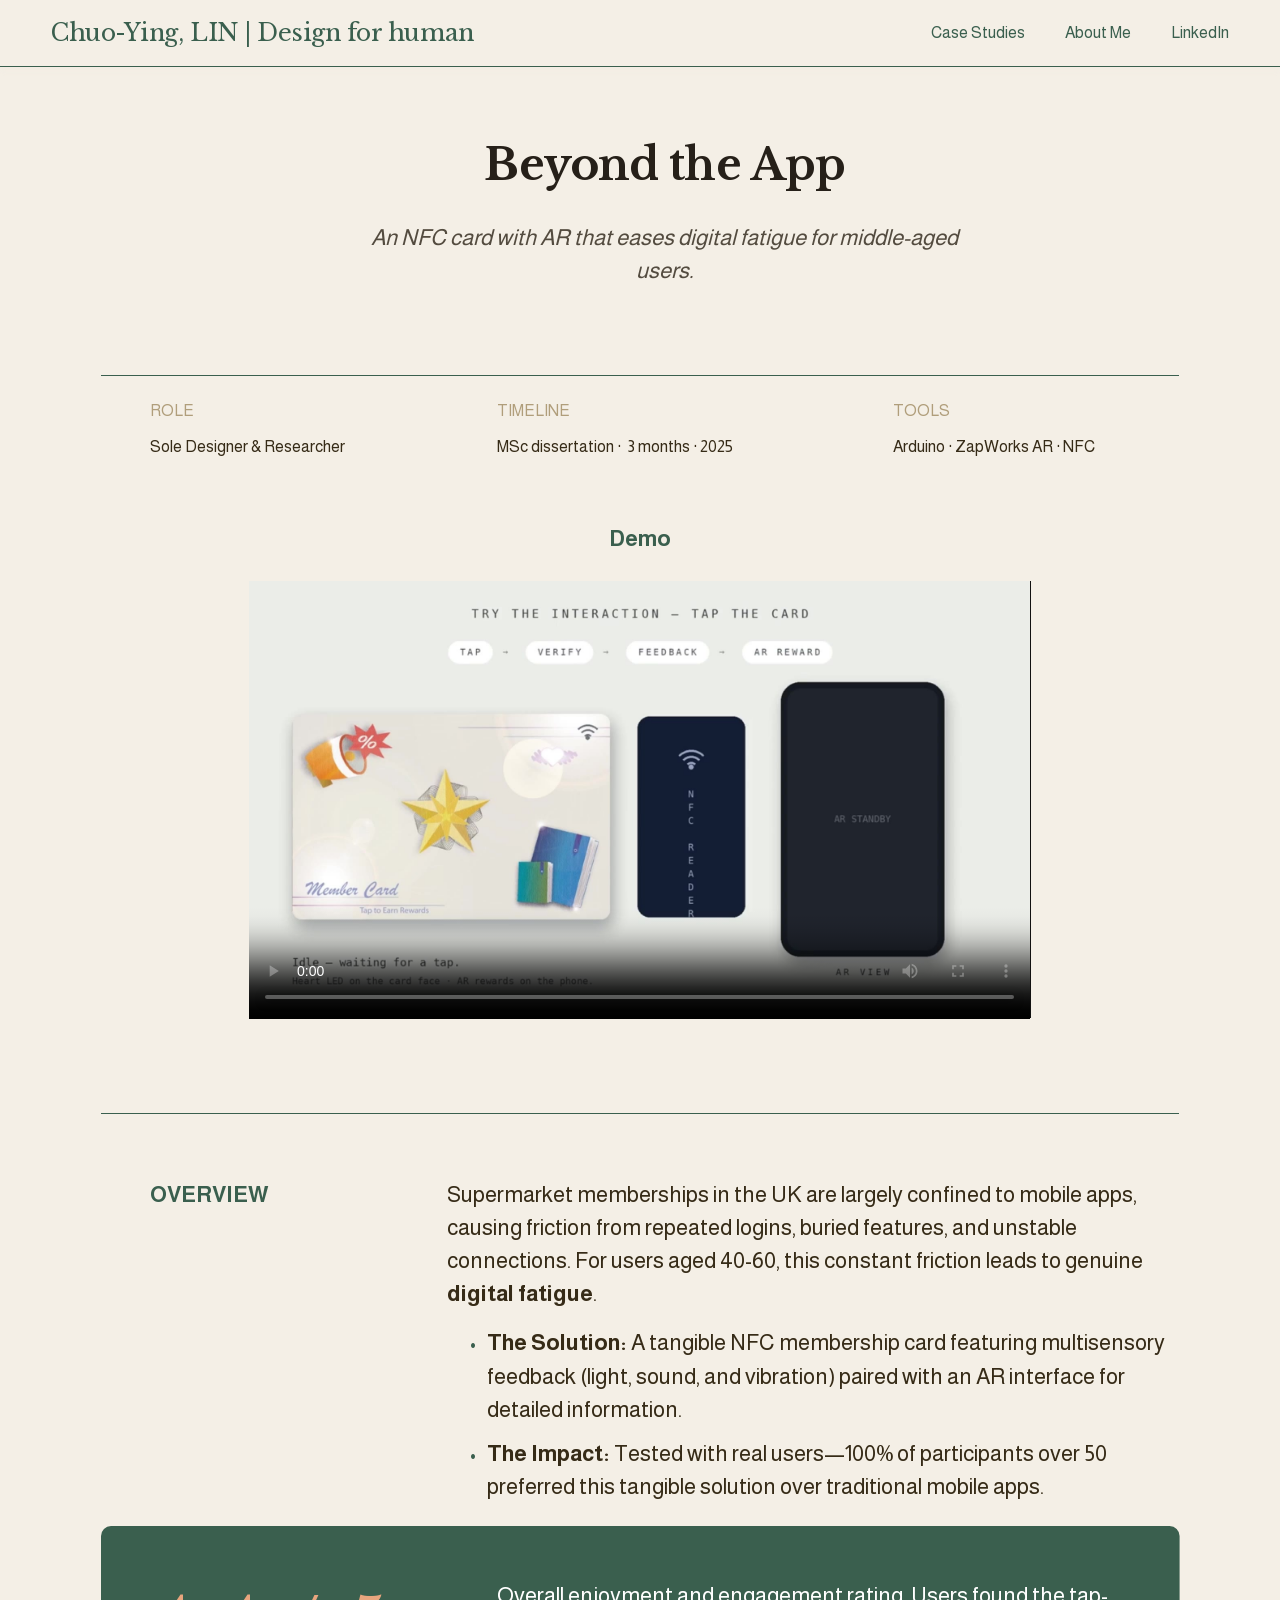
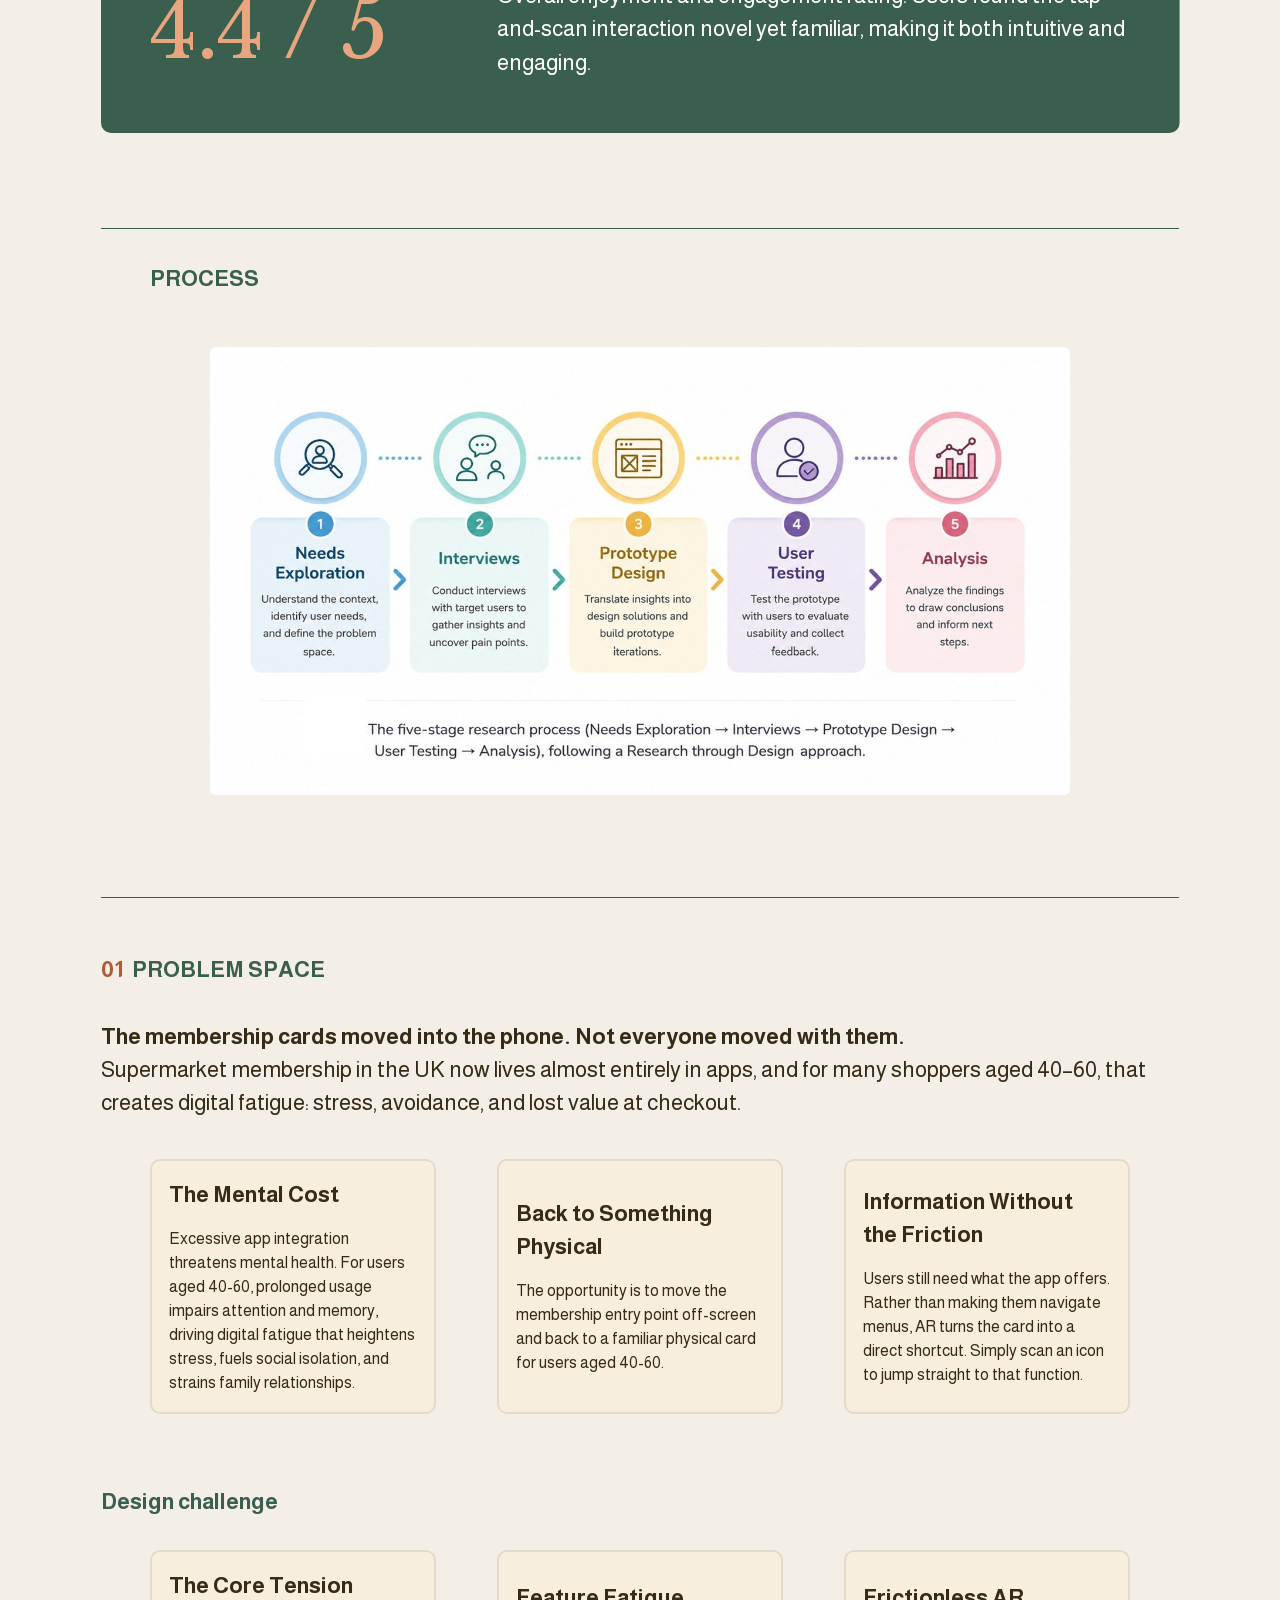
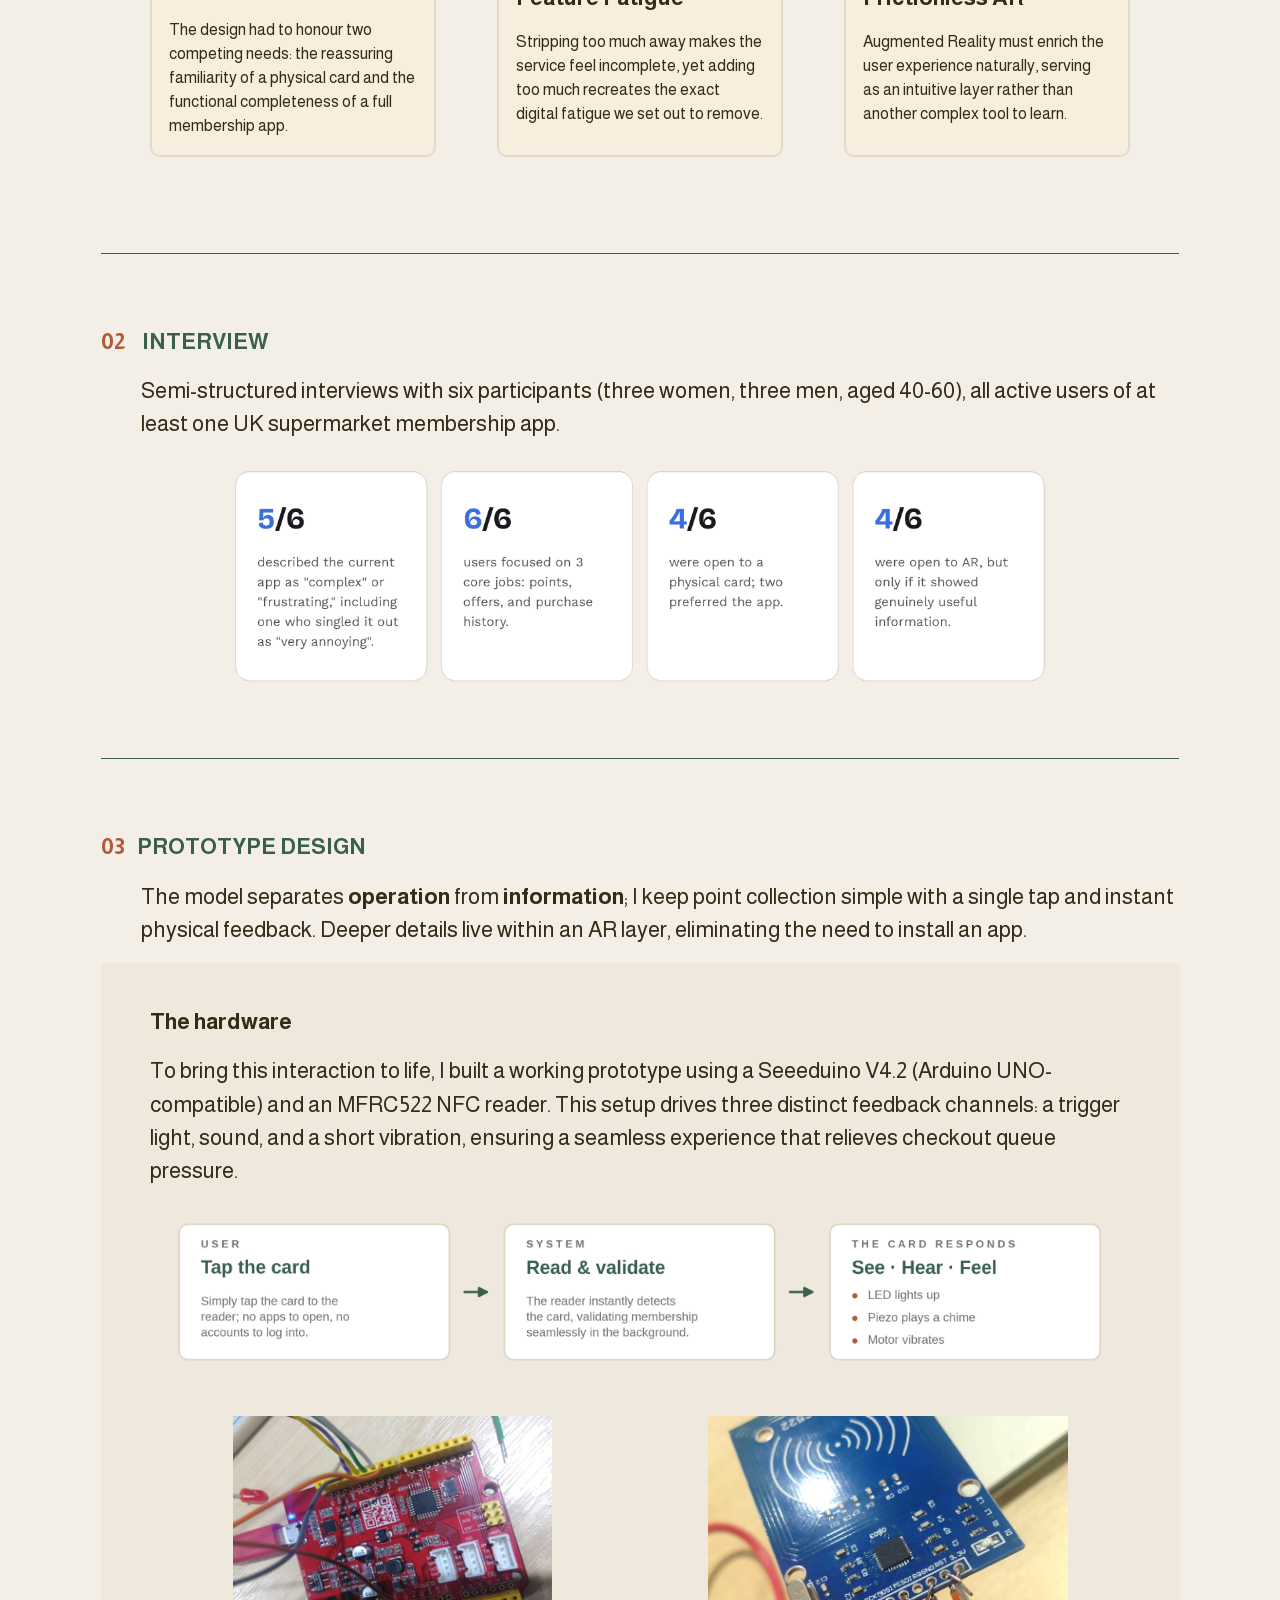
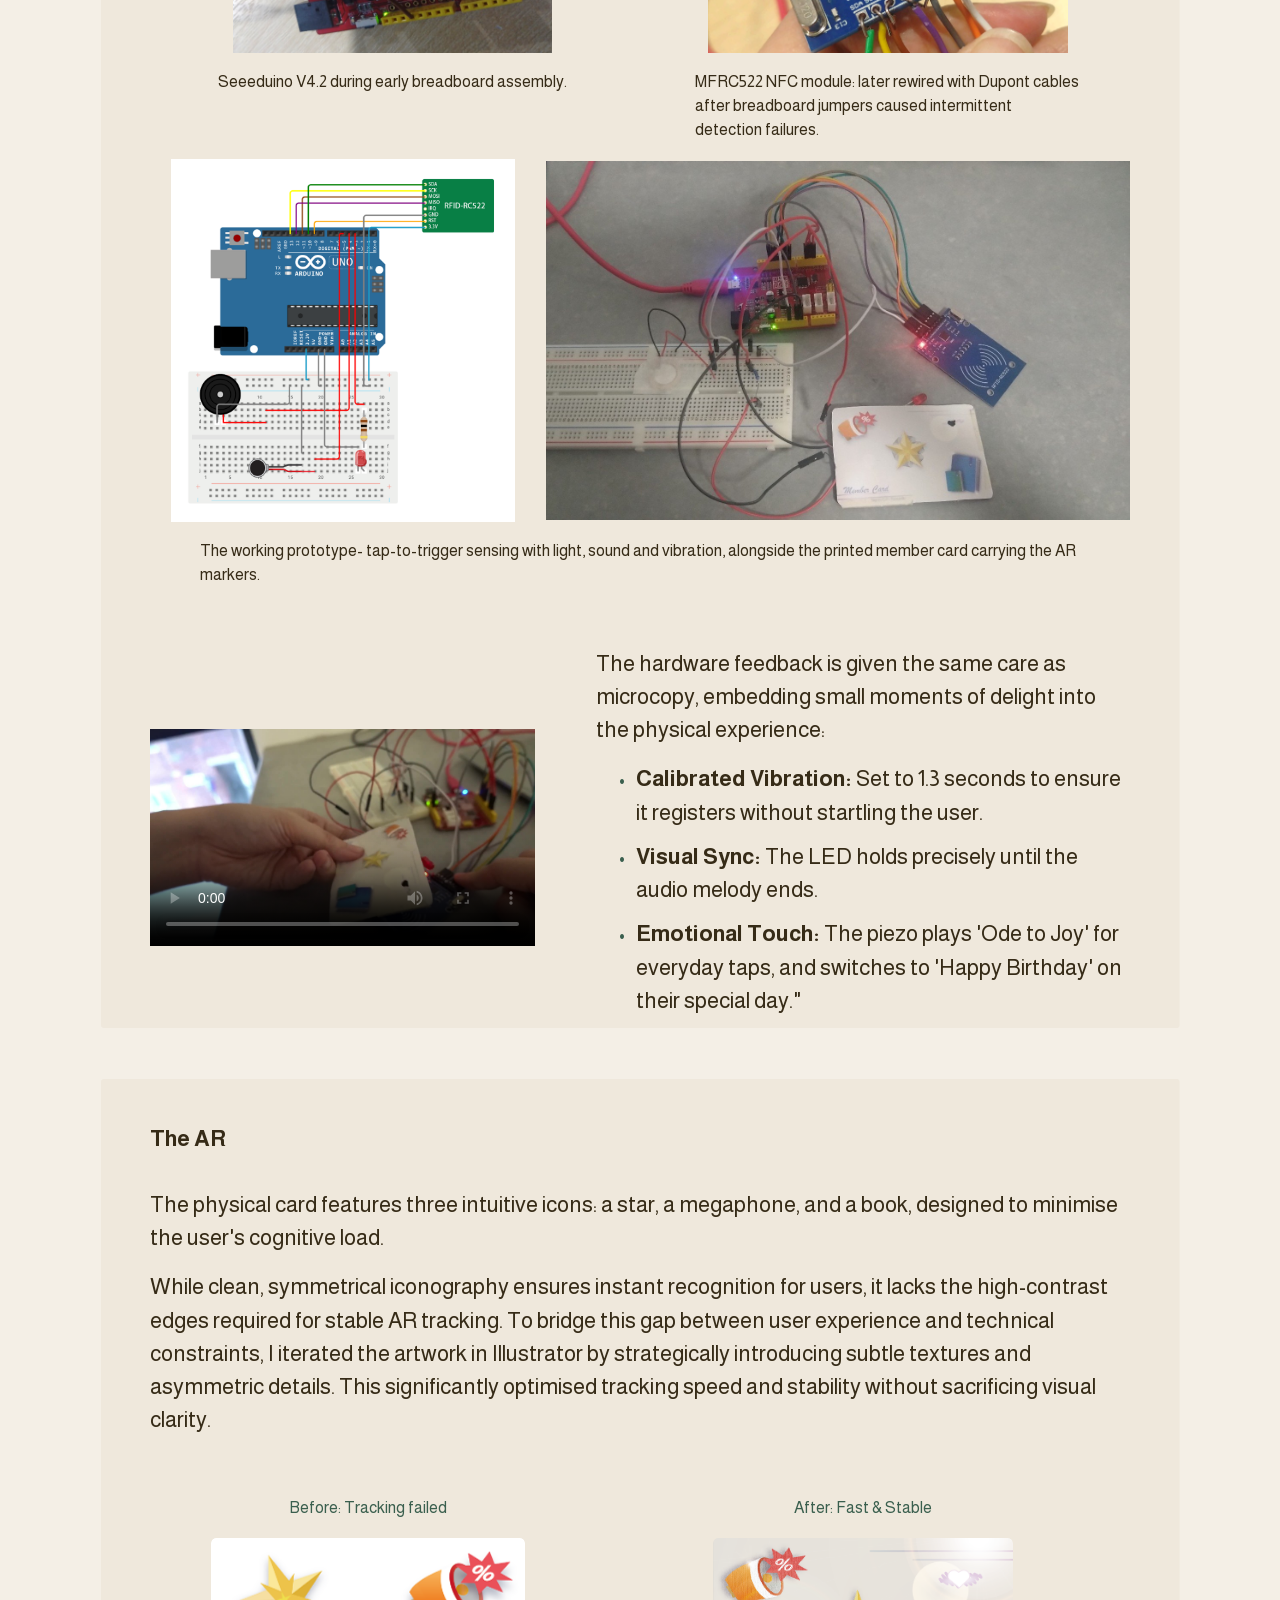
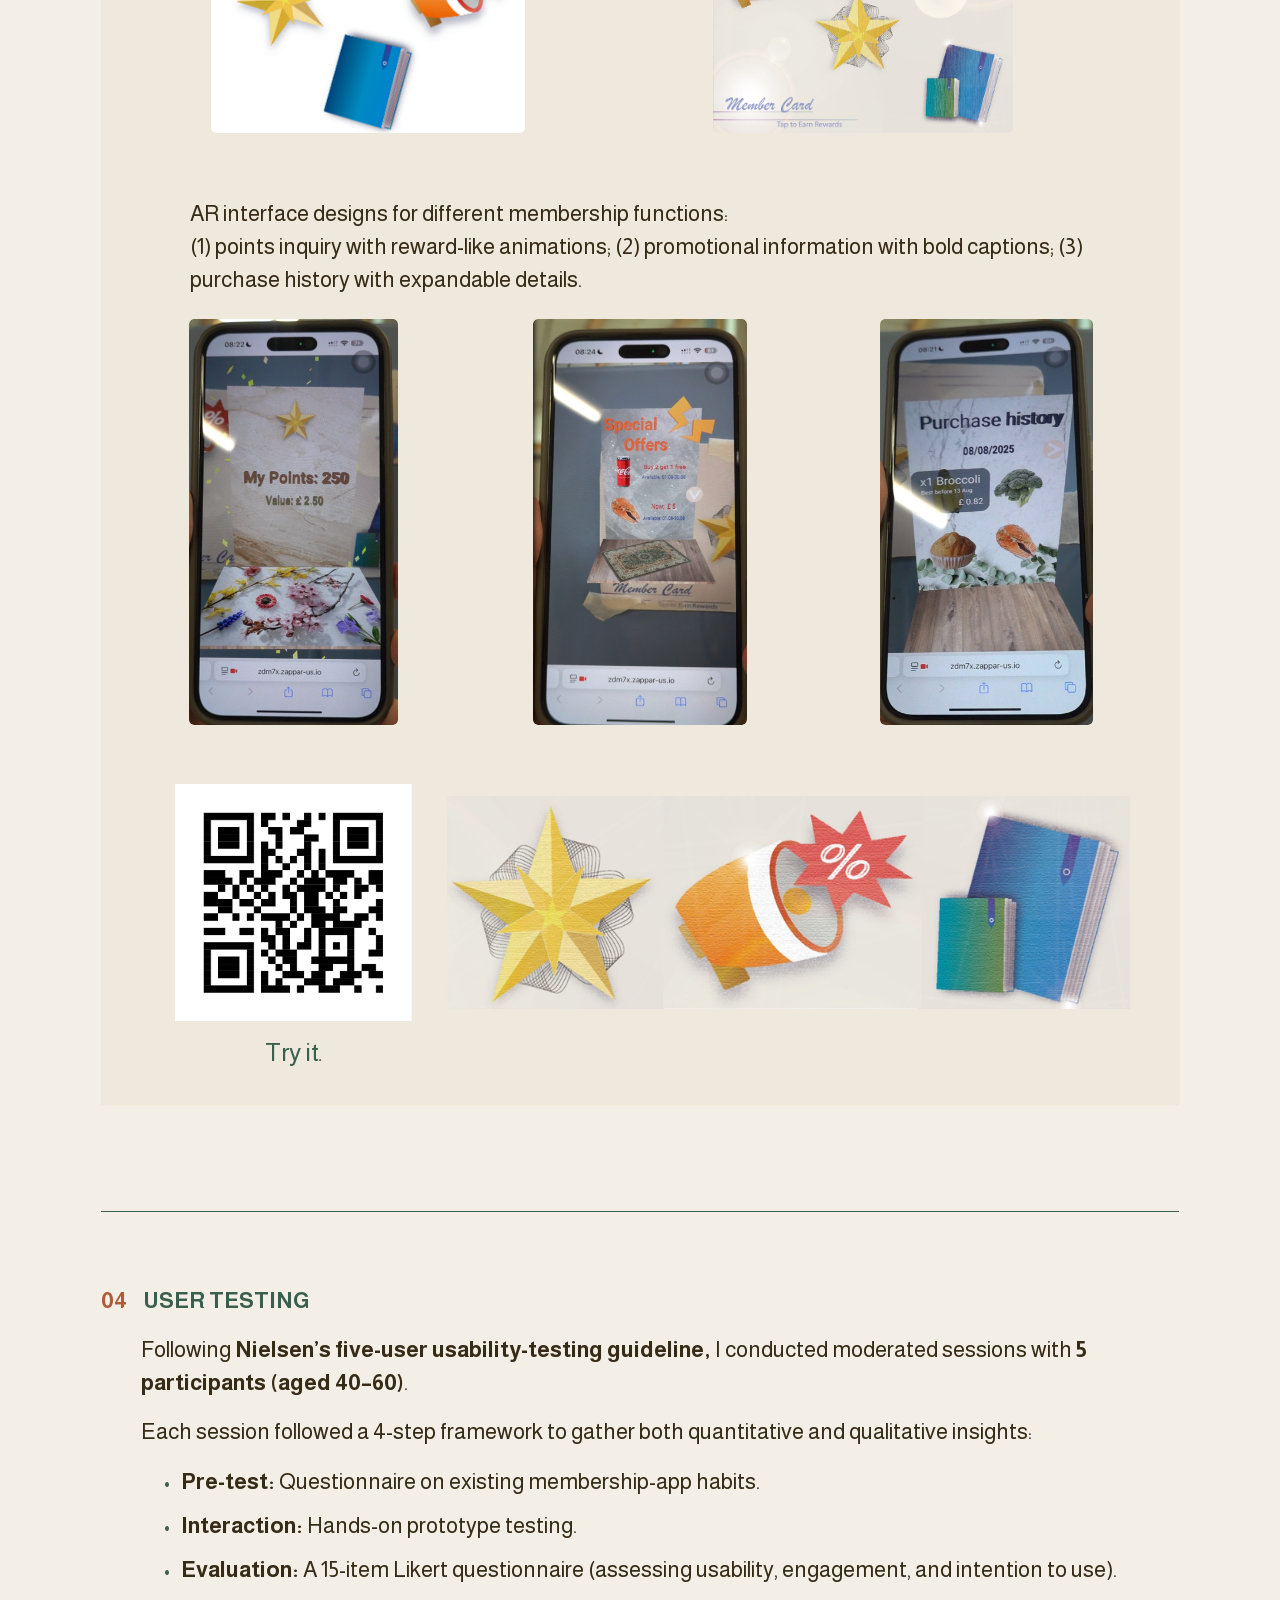
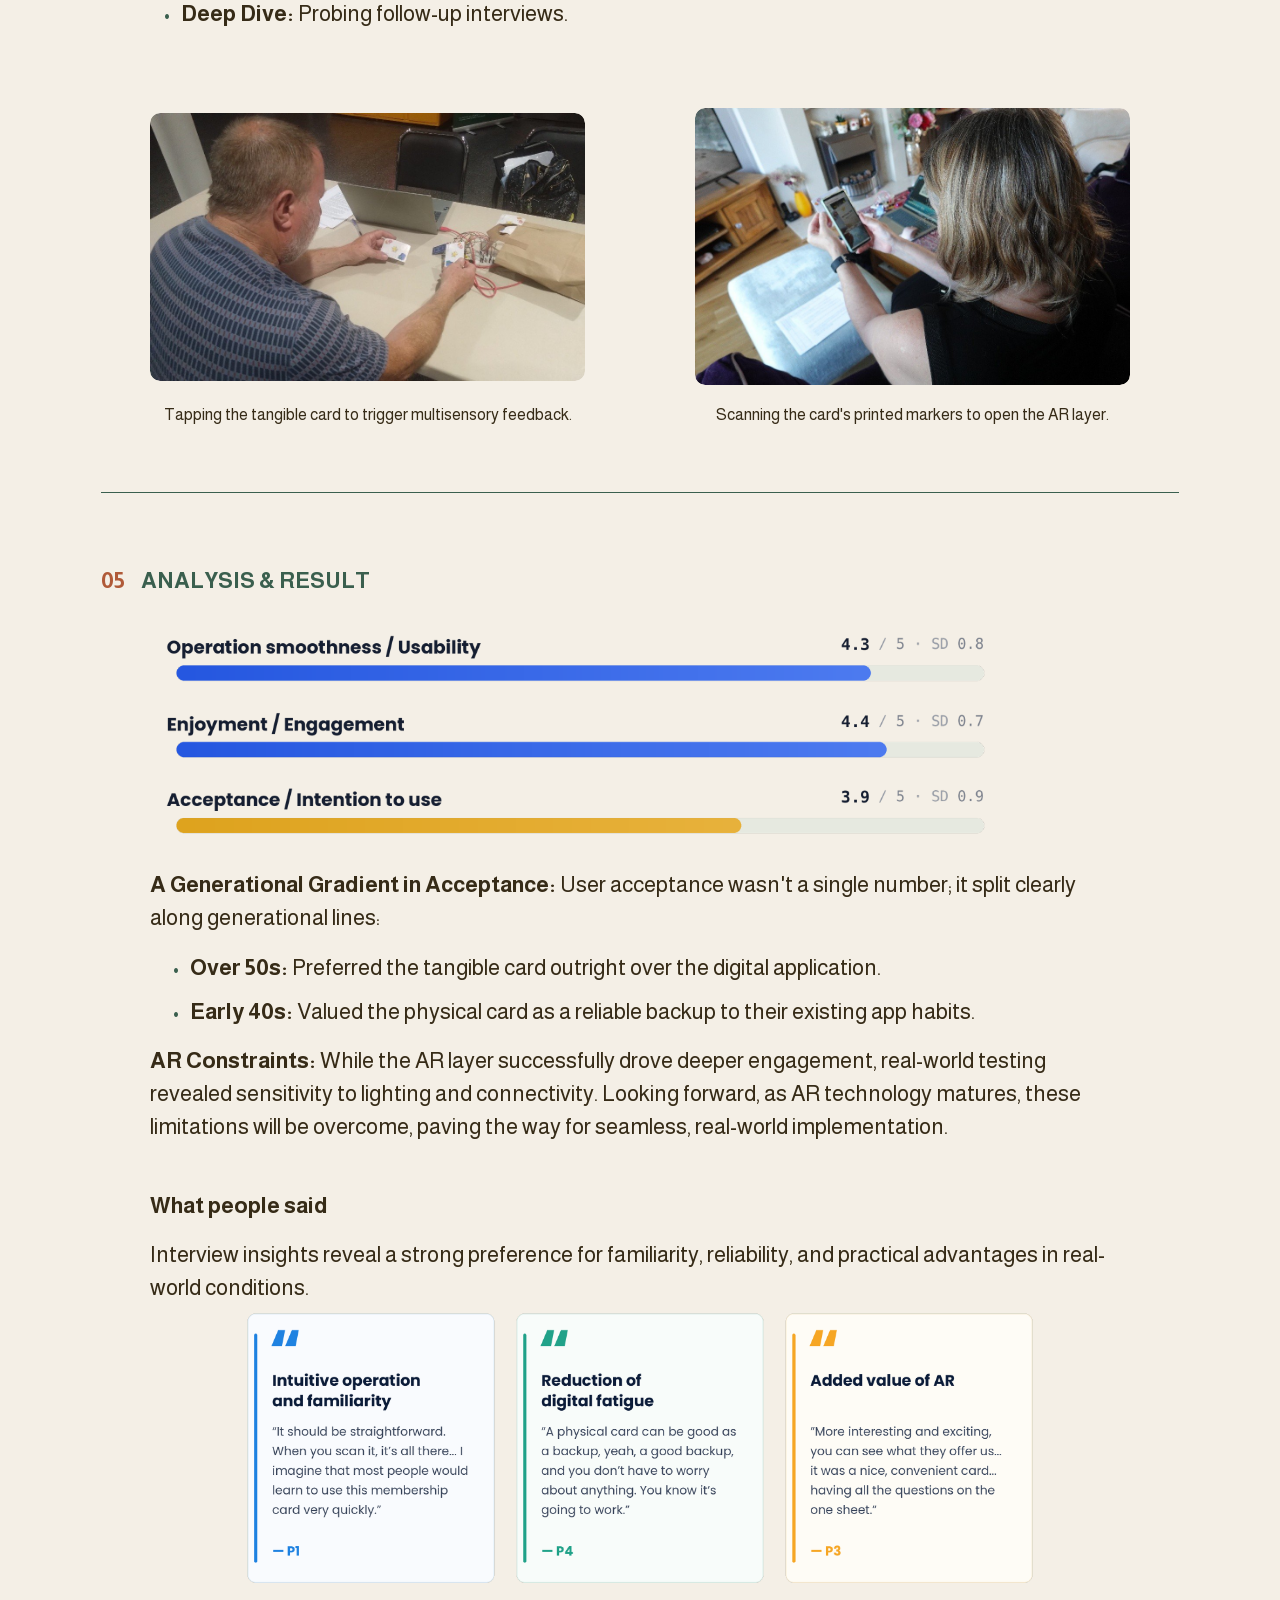
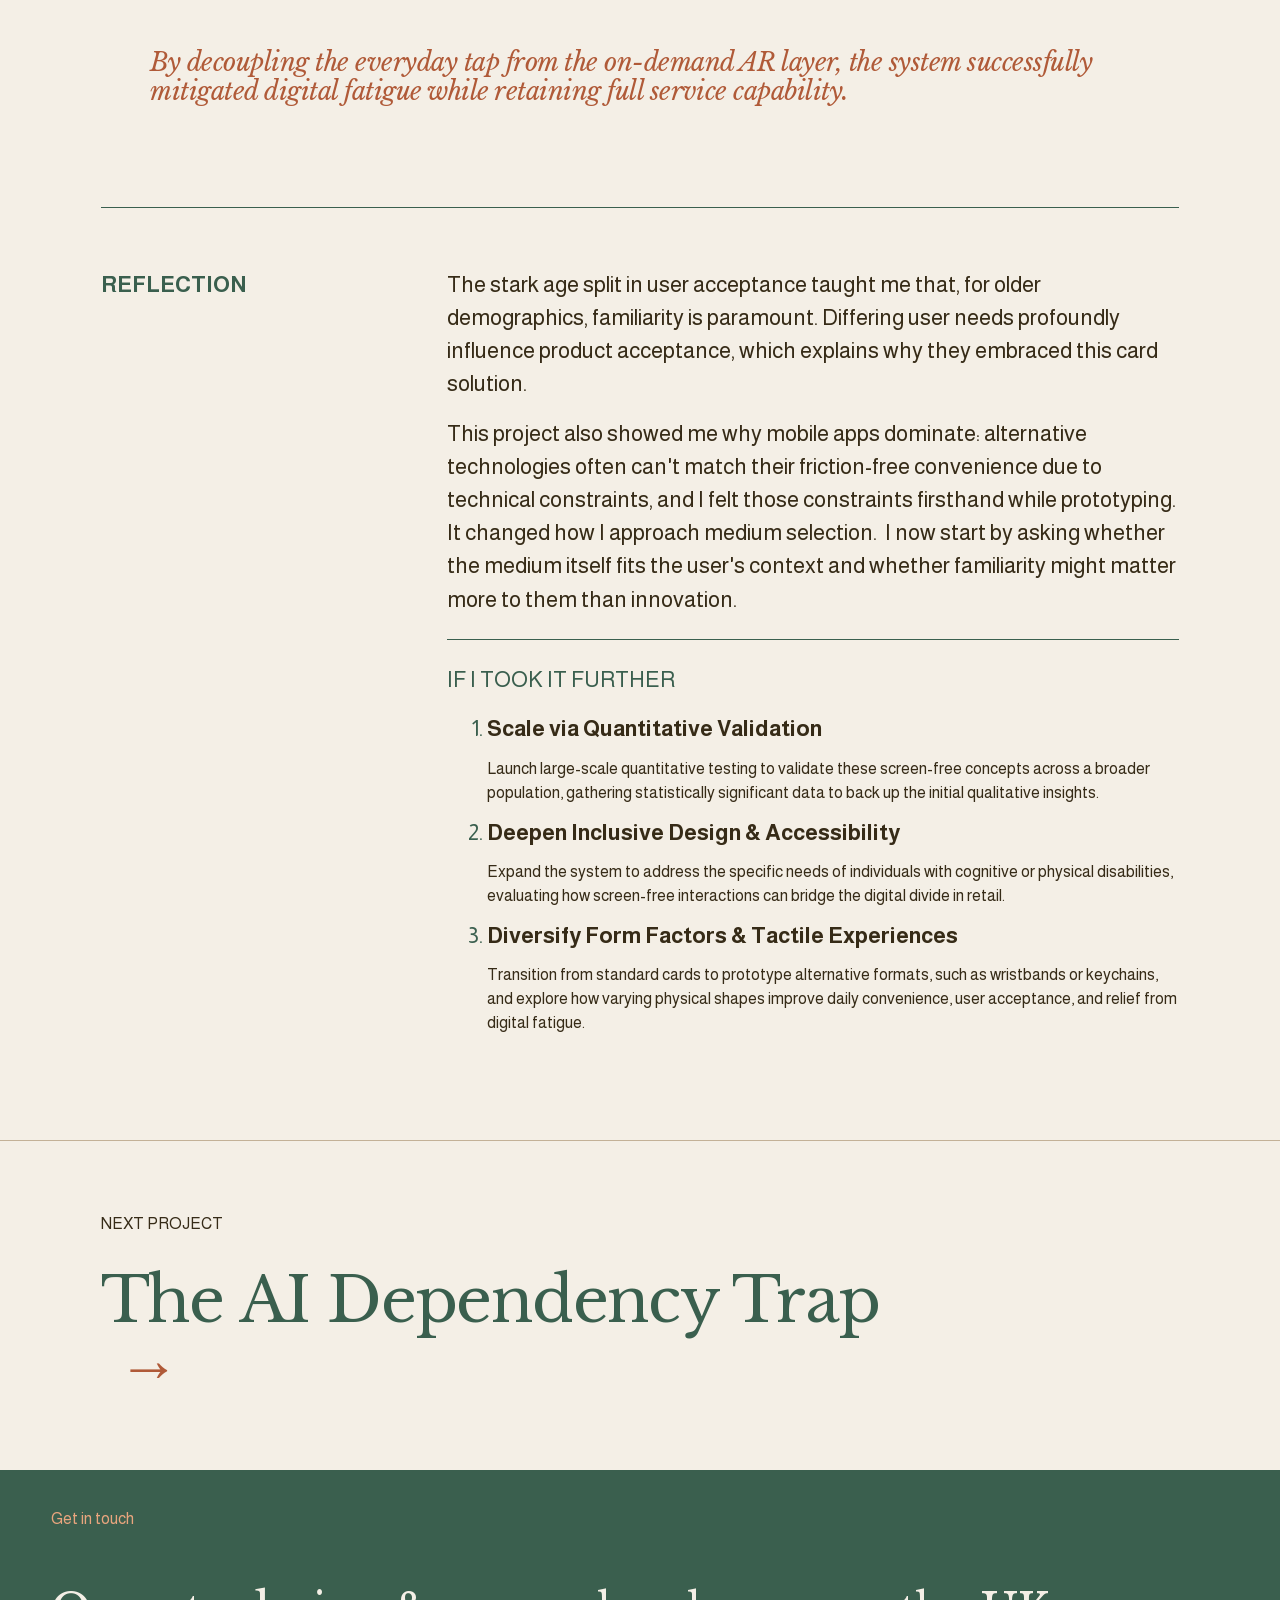
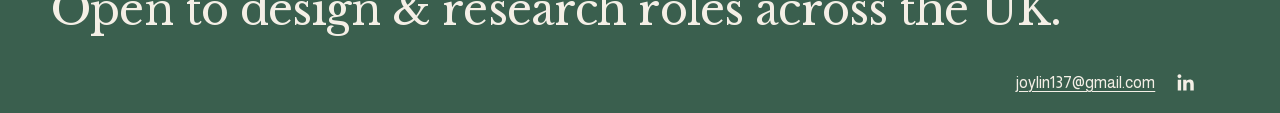
<file: beyond-the-app.html>
<!DOCTYPE html>

<html lang="en" xmlns:fb="http://www.facebook.com/2008/fbml" xmlns:og="http://opengraphprotocol.org/schema/">
<head>
<meta content="IE=edge,chrome=1" http-equiv="X-UA-Compatible"/>
<meta content="width=device-width, initial-scale=1" name="viewport"/>

<base href=""/>
<meta charset="utf-8"/>
<title>Beyond the App — Chuo-Ying, LIN | Design for human</title>
<meta content="Sec-CH-UA-Platform-Version, Sec-CH-UA-Model" http-equiv="Accept-CH"/><link href="27d34fd9d0-default-favicon.ico" rel="icon" type="image/x-icon"/>

<meta content="Chuo-Ying, LIN | Design for human" property="og:site_name"/>
<meta content="Beyond the App — Chuo-Ying, LIN | Design for human" property="og:title"/>

<meta content="website" property="og:type"/>
<meta content="Beyond the App — Chuo-Ying, LIN | Design for human" itemprop="name"/>
<meta content="https://heron-scarlet-486f.squarespace.com/beyond-the-app" itemprop="url"/>
<meta content="Beyond the App — Chuo-Ying, LIN | Design for human" name="twitter:title"/>
<meta content="https://heron-scarlet-486f.squarespace.com/beyond-the-app" name="twitter:url"/>
<meta content="summary" name="twitter:card"/>
<meta content="" name="description"/>


<style>
/* latin */
@font-face {
  font-family: 'Libre Baskerville';
  font-style: italic;
  font-weight: 400;
  font-display: swap;
  src: url("f5c833bc6b-latin.woff2") format('woff2');
  unicode-range: U+0000-00FF, U+0131, U+0152-0153, U+02BB-02BC, U+02C6, U+02DA, U+02DC, U+0304, U+0308, U+0329, U+2000-206F, U+20AC, U+2122, U+2191, U+2193, U+2212, U+2215, U+FEFF, U+FFFD;
}
/* latin-ext */
@font-face {
  font-family: 'Libre Baskerville';
  font-style: italic;
  font-weight: 400;
  font-display: swap;
  src: url("65380b8a50-latin-ext.woff2") format('woff2');
  unicode-range: U+0100-02BA, U+02BD-02C5, U+02C7-02CC, U+02CE-02D7, U+02DD-02FF, U+0304, U+0308, U+0329, U+1D00-1DBF, U+1E00-1E9F, U+1EF2-1EFF, U+2020, U+20A0-20AB, U+20AD-20C0, U+2113, U+2C60-2C7F, U+A720-A7FF;
}
/* latin-ext */
@font-face {
  font-family: 'Libre Baskerville';
  font-style: normal;
  font-weight: 700;
  font-display: swap;
  src: url("0db8cda6ce-latin-ext.woff2") format('woff2');
  unicode-range: U+0100-02BA, U+02BD-02C5, U+02C7-02CC, U+02CE-02D7, U+02DD-02FF, U+0304, U+0308, U+0329, U+1D00-1DBF, U+1E00-1E9F, U+1EF2-1EFF, U+2020, U+20A0-20AB, U+20AD-20C0, U+2113, U+2C60-2C7F, U+A720-A7FF;
}
/* latin */
@font-face {
  font-family: 'Libre Baskerville';
  font-style: normal;
  font-weight: 700;
  font-display: swap;
  src: url("313c40c06b-latin.woff2") format('woff2');
  unicode-range: U+0000-00FF, U+0131, U+0152-0153, U+02BB-02BC, U+02C6, U+02DA, U+02DC, U+0304, U+0308, U+0329, U+2000-206F, U+20AC, U+2122, U+2191, U+2193, U+2212, U+2215, U+FEFF, U+FFFD;
}
/* latin */
@font-face {
  font-family: 'Almarai';
  font-style: normal;
  font-weight: 400;
  font-display: swap;
  src: url("6698c12792-latin.woff2") format('woff2');
  unicode-range: U+0000-00FF, U+0131, U+0152-0153, U+02BB-02BC, U+02C6, U+02DA, U+02DC, U+0304, U+0308, U+0329, U+2000-206F, U+20AC, U+2122, U+2191, U+2193, U+2212, U+2215, U+FEFF, U+FFFD;
}
/* arabic */
@font-face {
  font-family: 'Almarai';
  font-style: normal;
  font-weight: 400;
  font-display: swap;
  src: url("5f02bb0fc9-arabic.woff2") format('woff2');
  unicode-range: U+0600-06FF, U+0750-077F, U+0870-088E, U+0890-0891, U+0897-08E1, U+08E3-08FF, U+200C-200E, U+2010-2011, U+204F, U+2E41, U+FB50-FDFF, U+FE70-FE74, U+FE76-FEFC, U+102E0-102FB, U+10E60-10E7E, U+10EC2-10EC4, U+10EFC-10EFF, U+1EE00-1EE03, U+1EE05-1EE1F, U+1EE21-1EE22, U+1EE24, U+1EE27, U+1EE29-1EE32, U+1EE34-1EE37, U+1EE39, U+1EE3B, U+1EE42, U+1EE47, U+1EE49, U+1EE4B, U+1EE4D-1EE4F, U+1EE51-1EE52, U+1EE54, U+1EE57, U+1EE59, U+1EE5B, U+1EE5D, U+1EE5F, U+1EE61-1EE62, U+1EE64, U+1EE67-1EE6A, U+1EE6C-1EE72, U+1EE74-1EE77, U+1EE79-1EE7C, U+1EE7E, U+1EE80-1EE89, U+1EE8B-1EE9B, U+1EEA1-1EEA3, U+1EEA5-1EEA9, U+1EEAB-1EEBB, U+1EEF0-1EEF1;
}
/* latin */
@font-face {
  font-family: 'Almarai';
  font-style: normal;
  font-weight: 700;
  font-display: swap;
  src: url("fd59261729-latin.woff2") format('woff2');
  unicode-range: U+0000-00FF, U+0131, U+0152-0153, U+02BB-02BC, U+02C6, U+02DA, U+02DC, U+0304, U+0308, U+0329, U+2000-206F, U+20AC, U+2122, U+2191, U+2193, U+2212, U+2215, U+FEFF, U+FFFD;
}
/* arabic */
@font-face {
  font-family: 'Almarai';
  font-style: normal;
  font-weight: 700;
  font-display: swap;
  src: url("c900087bc6-arabic.woff2") format('woff2');
  unicode-range: U+0600-06FF, U+0750-077F, U+0870-088E, U+0890-0891, U+0897-08E1, U+08E3-08FF, U+200C-200E, U+2010-2011, U+204F, U+2E41, U+FB50-FDFF, U+FE70-FE74, U+FE76-FEFC, U+102E0-102FB, U+10E60-10E7E, U+10EC2-10EC4, U+10EFC-10EFF, U+1EE00-1EE03, U+1EE05-1EE1F, U+1EE21-1EE22, U+1EE24, U+1EE27, U+1EE29-1EE32, U+1EE34-1EE37, U+1EE39, U+1EE3B, U+1EE42, U+1EE47, U+1EE49, U+1EE4B, U+1EE4D-1EE4F, U+1EE51-1EE52, U+1EE54, U+1EE57, U+1EE59, U+1EE5B, U+1EE5D, U+1EE5F, U+1EE61-1EE62, U+1EE64, U+1EE67-1EE6A, U+1EE6C-1EE72, U+1EE74-1EE77, U+1EE79-1EE7C, U+1EE7E, U+1EE80-1EE89, U+1EE8B-1EE9B, U+1EEA1-1EEA3, U+1EEA5-1EEA9, U+1EEAB-1EEBB, U+1EEF0-1EEF1;
}
/* latin */
@font-face {
  font-family: 'Libre Baskerville';
  font-style: normal;
  font-weight: 400;
  font-display: swap;
  src: url("2a86ee684d-latin.woff2") format('woff2');
  unicode-range: U+0000-00FF, U+0131, U+0152-0153, U+02BB-02BC, U+02C6, U+02DA, U+02DC, U+0304, U+0308, U+0329, U+2000-206F, U+20AC, U+2122, U+2191, U+2193, U+2212, U+2215, U+FEFF, U+FFFD;
}
/* latin-ext */
@font-face {
  font-family: 'Libre Baskerville';
  font-style: normal;
  font-weight: 400;
  font-display: swap;
  src: url("05c8846d68-latin-ext.woff2") format('woff2');
  unicode-range: U+0100-02BA, U+02BD-02C5, U+02C7-02CC, U+02CE-02D7, U+02DD-02FF, U+0304, U+0308, U+0329, U+1D00-1DBF, U+1E00-1E9F, U+1EF2-1EFF, U+2020, U+20A0-20AB, U+20AD-20C0, U+2113, U+2C60-2C7F, U+A720-A7FF;
}
</style>










<link href="5c6bf4104c25.css" rel="stylesheet" type="text/css"/>
<link href="fbe416521956.css" rel="stylesheet" type="text/css"/><link href="5922d072b106.css" rel="stylesheet" type="text/css"/><link href="74c15170ab04.css" rel="stylesheet" type="text/css"/><link href="8441e3e62c55.css" rel="stylesheet" type="text/css"/><link href="683192df95f7.css" rel="stylesheet" type="text/css"/><link href="09b1dc1b3263.css" rel="stylesheet" type="text/css"/><link href="05590d81c155.css" rel="stylesheet" type="text/css"/><link href="92e365e55bc1.css" rel="stylesheet" type="text/css"/>

<link href="static.css?v=20261001-mobile-3" rel="stylesheet"/></head>
<body class="tweak-blog-alternating-side-by-side-width-full tweak-blog-alternating-side-by-side-image-aspect-ratio-11-square tweak-blog-alternating-side-by-side-text-alignment-left tweak-blog-alternating-side-by-side-read-more-style-show tweak-blog-alternating-side-by-side-image-text-alignment-middle tweak-blog-alternating-side-by-side-delimiter-bullet tweak-blog-alternating-side-by-side-meta-position-top tweak-blog-alternating-side-by-side-primary-meta-categories tweak-blog-alternating-side-by-side-secondary-meta-date tweak-blog-alternating-side-by-side-excerpt-show image-block-poster-text-alignment-center image-block-card-content-position-center image-block-card-text-alignment-left image-block-overlap-content-position-center image-block-overlap-text-alignment-left image-block-collage-content-position-center image-block-collage-text-alignment-left image-block-stack-text-alignment-left form-use-theme-colors form-field-style-solid form-field-shape-square form-field-border-all form-field-checkbox-type-icon form-field-checkbox-fill-solid form-field-checkbox-color-inverted form-field-checkbox-shape-square form-field-checkbox-layout-stack form-field-radio-type-icon form-field-radio-fill-solid form-field-radio-color-normal form-field-radio-shape-pill form-field-radio-layout-stack form-field-survey-fill-solid form-field-survey-color-normal form-field-survey-shape-pill form-field-hover-focus-outline form-submit-button-style-label tweak-global-animations-complexity-level-detailed tweak-global-animations-animation-style-fade tweak-global-animations-animation-type-none tweak-global-animations-animation-curve-ease tweak-blog-masonry-width-full tweak-blog-masonry-text-alignment-left tweak-blog-masonry-primary-meta-categories tweak-blog-masonry-secondary-meta-date tweak-blog-masonry-meta-position-top tweak-blog-masonry-read-more-style-show tweak-blog-masonry-delimiter-space tweak-blog-masonry-image-placement-above tweak-blog-masonry-excerpt-show tweak-portfolio-grid-overlay-width-full tweak-portfolio-grid-overlay-height-large tweak-portfolio-grid-overlay-image-aspect-ratio-34-three-four-vertical tweak-portfolio-grid-overlay-text-placement-center tweak-portfolio-grid-overlay-show-text-after-hover tweak-blog-single-column-width-full tweak-blog-single-column-text-alignment-center tweak-blog-single-column-image-placement-above tweak-blog-single-column-delimiter-bullet tweak-blog-single-column-read-more-style-show tweak-blog-single-column-primary-meta-date tweak-blog-single-column-secondary-meta-categories tweak-blog-single-column-meta-position-top tweak-blog-single-column-content-title-only header-width-full tweak-fixed-header tweak-fixed-header-style-basic tweak-blog-item-width-medium tweak-blog-item-text-alignment-center tweak-blog-item-meta-position-above-title tweak-blog-item-show-categories tweak-blog-item-show-date tweak-blog-item-delimiter-bullet tweak-blog-side-by-side-width-full tweak-blog-side-by-side-image-placement-left tweak-blog-side-by-side-image-aspect-ratio-11-square tweak-blog-side-by-side-primary-meta-categories tweak-blog-side-by-side-secondary-meta-date tweak-blog-side-by-side-meta-position-top tweak-blog-side-by-side-text-alignment-left tweak-blog-side-by-side-image-text-alignment-middle tweak-blog-side-by-side-read-more-style-show tweak-blog-side-by-side-delimiter-bullet tweak-blog-side-by-side-excerpt-show primary-button-style-solid primary-button-shape-pill secondary-button-style-outline secondary-button-shape-pill tertiary-button-style-outline tertiary-button-shape-square tweak-events-stacked-width-full tweak-events-stacked-height-large tweak-events-stacked-show-thumbnails tweak-events-stacked-thumbnail-size-32-standard tweak-events-stacked-date-style-with-text tweak-events-stacked-show-time tweak-events-stacked-show-location tweak-events-stacked-show-excerpt tweak-blog-basic-grid-width-inset tweak-blog-basic-grid-image-aspect-ratio-32-standard tweak-blog-basic-grid-text-alignment-left tweak-blog-basic-grid-delimiter-bullet tweak-blog-basic-grid-image-placement-above tweak-blog-basic-grid-read-more-style-show tweak-blog-basic-grid-primary-meta-date tweak-blog-basic-grid-secondary-meta-categories tweak-blog-basic-grid-excerpt-show tweak-portfolio-grid-basic-width-full tweak-portfolio-grid-basic-height-large tweak-portfolio-grid-basic-image-aspect-ratio-11-square tweak-portfolio-grid-basic-text-alignment-left tweak-portfolio-grid-basic-hover-effect-fade header-overlay-alignment-center tweak-portfolio-index-background-link-format-stacked tweak-portfolio-index-background-width-full tweak-portfolio-index-background-height-large tweak-portfolio-index-background-vertical-alignment-middle tweak-portfolio-index-background-horizontal-alignment-center tweak-portfolio-index-background-delimiter-none tweak-portfolio-index-background-animation-type-fade tweak-portfolio-index-background-animation-duration-medium tweak-portfolio-hover-follow-layout-inline tweak-portfolio-hover-follow-delimiter-bullet tweak-portfolio-hover-follow-animation-type-fade tweak-portfolio-hover-follow-animation-duration-fast tweak-portfolio-hover-static-layout-inline tweak-portfolio-hover-static-front tweak-portfolio-hover-static-delimiter-hyphen tweak-portfolio-hover-static-animation-type-fade tweak-portfolio-hover-static-animation-duration-fast hide-opentable-icons opentable-style-dark tweak-product-quick-view-button-style-floating tweak-product-quick-view-button-position-bottom tweak-product-quick-view-lightbox-excerpt-display-truncate tweak-product-quick-view-lightbox-show-arrows tweak-product-quick-view-lightbox-show-close-button tweak-product-quick-view-lightbox-controls-weight-light native-currency-code-gbp collection-type-page collection-6a3d13f291ba16016ea07c72 collection-layout-default mobile-style-available sqs-seven-one static-portfolio" id="collection-6a3d13f291ba16016ea07c72" tabindex="-1">
<div class="clearfix site-wrapper" id="siteWrapper">

<header class="header theme-col--primary" data-header-style="solid" data-section-id="header" data-section-theme="" id="header" style="
      
        --headerDropShadowColor: hsla(37.89, 37%, 90%, 1);
      
      
        --headerBorderColor: hsla(var(--black-hsl), 1);
      
      
        --solidHeaderBackgroundColor: hsla(var(--accent-hsl), 1);
      
      
        --solidHeaderNavigationColor: hsla(var(--black-hsl), 1);
      
      
        --gradientHeaderBackgroundColor: hsla(var(--accent-hsl), 1);
      
      
        --gradientHeaderNavigationColor: hsla(var(--black-hsl), 1);
      
    " tabindex="-1">
<svg style="display:none" viewbox="0 0 22 22" xmlns="http://www.w3.org/2000/svg">
<symbol id="circle">
<path d="M11.5 17C14.5376 17 17 14.5376 17 11.5C17 8.46243 14.5376 6 11.5 6C8.46243 6 6 8.46243 6 11.5C6 14.5376 8.46243 17 11.5 17Z" fill="none"></path>
</symbol>
<symbol id="circleFilled">
<path d="M11.5 17C14.5376 17 17 14.5376 17 11.5C17 8.46243 14.5376 6 11.5 6C8.46243 6 6 8.46243 6 11.5C6 14.5376 8.46243 17 11.5 17Z"></path>
</symbol>
<symbol id="dash">
<path d="M11 11H19H3"></path>
</symbol>
<symbol id="squareFilled">
<rect height="11" width="11" x="6" y="6"></rect>
</symbol>
<symbol id="square">
<rect fill="none" height="9" stroke="inherit" width="9" x="7" y="7"></rect>
</symbol>
<symbol id="plus">
<path d="M11 3V19"></path>
<path d="M19 11L3 11"></path>
</symbol>
<symbol id="closedArrow">
<path d="M11 11V2M11 18.1797L17 11.1477L5 11.1477L11 18.1797Z" fill="none"></path>
</symbol>
<symbol id="closedArrowFilled">
<path d="M11 11L11 2" fill="none" stroke="inherit"></path>
<path clip-rule="evenodd" d="M2.74695 9.38428L19.038 9.38428L10.8925 19.0846L2.74695 9.38428Z" fill-rule="evenodd" stroke-width="1"></path>
</symbol>
<symbol id="closedArrowHead" viewbox="0 0 22 22" xmlns="http://www.w3.org/2000/symbol">
<path d="M18 7L11 15L4 7L18 7Z" fill="none" stroke="inherit"></path>
</symbol>
<symbol id="closedArrowHeadFilled" viewbox="0 0 22 22" xmlns="http://www.w3.org/2000/symbol">
<path d="M18.875 6.5L11 15.5L3.125 6.5L18.875 6.5Z"></path>
</symbol>
<symbol id="openArrow">
<path d="M11 18.3591L11 3" fill="none" stroke="inherit"></path>
<path d="M18 11.5L11 18.5L4 11.5" fill="none" stroke="inherit"></path>
</symbol>
<symbol id="openArrowHead">
<path d="M18 7L11 14L4 7" fill="none"></path>
</symbol>
<symbol id="pinchedArrow">
<path d="M11 17.3591L11 2" fill="none"></path>
<path d="M2 11C5.85455 12.2308 8.81818 14.9038 11 18C13.1818 14.8269 16.1455 12.1538 20 11" fill="none"></path>
</symbol>
<symbol id="pinchedArrowFilled">
<path d="M11.05 10.4894C7.04096 8.73759 1.05005 8 1.05005 8C6.20459 11.3191 9.41368 14.1773 11.05 21C12.6864 14.0851 15.8955 11.227 21.05 8C21.05 8 15.0591 8.73759 11.05 10.4894Z" stroke-width="1"></path>
<path d="M11 11L11 1" fill="none"></path>
</symbol>
<symbol id="pinchedArrowHead">
<path d="M2 7.24091C5.85455 8.40454 8.81818 10.9318 11 13.8591C13.1818 10.8591 16.1455 8.33181 20 7.24091" fill="none"></path>
</symbol>
<symbol id="pinchedArrowHeadFilled">
<path d="M11.05 7.1591C7.04096 5.60456 1.05005 4.95001 1.05005 4.95001C6.20459 7.89547 9.41368 10.4318 11.05 16.4864C12.6864 10.35 15.8955 7.81365 21.05 4.95001C21.05 4.95001 15.0591 5.60456 11.05 7.1591Z"></path>
</symbol>
</svg>
<div class="sqs-announcement-bar-dropzone"></div>
<div class="header-announcement-bar-wrapper">
<a class="header-skip-link sqs-button-element--primary" href="#page">
        Skip to Content
      </a>
<style>
    @supports (-webkit-backdrop-filter: none) or (backdrop-filter: none) {
        .header-blur-background {

-webkit-backdrop-filter: blur(12px);
backdrop-filter: blur(12px);


        }
    }
</style>
<div class="header-border" data-header-border="true" data-header-style="solid" style="


  
    border-width: 0px 0px 1px 0px !important;
  



"></div>
<div class="header-dropshadow" data-header-dropshadow="true" data-header-style="solid" style="
  box-shadow: 0px 5px 5px 0px;
"></div>
<div>
<div class="header-background-solid" data-header-style="solid" style="opacity: calc(100 * .01)"></div>
</div>
<div class="header-inner container--fluid header-mobile-layout-logo-left-nav-right header-layout-nav-right">

<div class="header-background theme-bg--primary"></div>
<div class="header-display-desktop">


<div class="header-title-nav-wrapper">

<div class="header-title">
<div class="header-title-text">
<a href="index.html" id="site-title">Chuo-Ying, LIN | Design for human</a>
</div>
</div>

<div class="header-nav">
<div class="header-nav-wrapper">
<nav class="header-nav-list">
<div class="header-nav-item header-nav-item--collection header-nav-item--homepage">
<a href="index.html">
        Case Studies
      </a>
</div>
<div class="header-nav-item header-nav-item--collection">
<a href="about-me.html">
        About Me
      </a>
</div>
<div class="header-nav-item header-nav-item--external">
<a href="https://www.linkedin.com/in/chuo-ying-lin-6216887a/" rel="noopener noreferrer" target="_blank">LinkedIn</a>
</div>
</nav>
</div>
</div>
</div>

<div class="header-actions header-actions--right">
<div class="showOnMobile">
</div>
<div class="showOnDesktop">
</div>
</div>
<style>
  .top-bun, 
  .patty, 
  .bottom-bun {
    height: 1px;
  }
</style>

<div class="header-burger menu-overlay-does-not-have-visible-non-navigation-items no-actions">
<button class="header-burger-btn burger">
<span class="js-header-burger-open-title visually-hidden" hidden="">Open Menu</span>
<span class="js-header-burger-close-title visually-hidden" hidden="">Close Menu</span>
<div class="burger-box">
<div class="burger-inner header-menu-icon-doubleLineHamburger">
<div class="top-bun"></div>
<div class="patty"></div>
<div class="bottom-bun"></div>
</div>
</div>
</button>
</div>
</div>
<div class="header-display-mobile">


<div class="header-title-nav-wrapper">

<div class="header-title">
<div class="header-title-text">
<a href="index.html" id="site-title">Chuo-Ying, LIN | Design for human</a>
</div>
</div>

<div class="header-nav">
<div class="header-nav-wrapper">
<nav class="header-nav-list">
<div class="header-nav-item header-nav-item--collection header-nav-item--homepage">
<a href="index.html">
        Case Studies
      </a>
</div>
<div class="header-nav-item header-nav-item--collection">
<a href="about-me.html">
        About Me
      </a>
</div>
<div class="header-nav-item header-nav-item--external">
<a href="https://www.linkedin.com/in/chuo-ying-lin-6216887a/" rel="noopener noreferrer" target="_blank">LinkedIn</a>
</div>
</nav>
</div>
</div>
</div>

<div class="header-actions header-actions--right">
<div class="showOnMobile">
</div>
<div class="showOnDesktop">
</div>
</div>
<style>
  .top-bun, 
  .patty, 
  .bottom-bun {
    height: 1px;
  }
</style>

<div class="header-burger menu-overlay-does-not-have-visible-non-navigation-items no-actions">
<button class="header-burger-btn burger">
<span class="js-header-burger-open-title visually-hidden" hidden="">Open Menu</span>
<span class="js-header-burger-close-title visually-hidden" hidden="">Close Menu</span>
<div class="burger-box">
<div class="burger-inner header-menu-icon-doubleLineHamburger">
<div class="top-bun"></div>
<div class="patty"></div>
<div class="bottom-bun"></div>
</div>
</div>
</button>
</div>
</div>
</div>
</div>

<div class="header-menu header-menu--folder-list white" data-section-id="overlay-nav" data-section-theme="white">
<div class="header-menu-bg theme-bg--primary"></div>
<div class="header-menu-nav">
<nav class="header-menu-nav-list">
<div class="header-menu-nav-folder" data-folder="root">
<div class="header-menu-nav-folder-content">

<div class="header-menu-nav-wrapper">
<div class="container header-menu-nav-item header-menu-nav-item--collection header-menu-nav-item--homepage">
<a href="index.html">
<div class="header-menu-nav-item-content">
Case Studies
</div>
</a>
</div>
<div class="container header-menu-nav-item header-menu-nav-item--collection">
<a href="about-me.html">
<div class="header-menu-nav-item-content">
About Me
</div>
</a>
</div>
<div class="container header-menu-nav-item header-menu-nav-item--external">
<a href="https://www.linkedin.com/in/chuo-ying-lin-6216887a/" rel="noopener noreferrer" target="_blank">LinkedIn</a>
</div>
</div>
</div>
</div>
</nav>
</div>
</div>

</header>
<main class="container" id="page" role="main">
<article class="page-regions" id="page-regions">
<section class="region">
<section class="page-section full-bleed-section layout-engine-section background-width--full-bleed section-height--custom content-width--wide horizontal-alignment--center vertical-alignment--middle white" data-section-id="6a3d13f291ba16016ea07c76" data-section-theme="white" style="min-height: 1vh;">
<div class="section-border">
<div class="section-background">
</div>
</div>
<div class="content-wrapper" style="
      
        
          
          padding-top: calc(1vmax / 10); padding-bottom: calc(1vmax / 10);
        
      
    ">
<div class="content">
<div data-fluid-engine="true"><style>

.fe-6a3d13f291ba16016ea07c75 {
  --grid-gutter: calc(var(--sqs-mobile-site-gutter, 6vw) - 11.0px);
  --cell-max-width: calc( ( var(--sqs-site-max-width, 1500px) - (11.0px * (8 - 1)) ) / 8 );

  display: grid;
  position: relative;
  grid-area: 1/1/-1/-1;
  grid-template-rows: repeat(8,minmax(24px, auto));
  grid-template-columns:
    minmax(var(--grid-gutter), 1fr)
    repeat(8, minmax(0, var(--cell-max-width)))
    minmax(var(--grid-gutter), 1fr);
  row-gap: 11.0px;
  column-gap: 11.0px;
  overflow-x: hidden;
  overflow-x: clip;
}

@media (min-width: 768px) {
  .background-width--inset .fe-6a3d13f291ba16016ea07c75 {
    --inset-padding: calc(var(--sqs-site-gutter) * 2);
  }

  .fe-6a3d13f291ba16016ea07c75 {
    --grid-gutter: calc(var(--sqs-site-gutter, 4vw) - 11.0px);
    --cell-max-width: calc( ( var(--sqs-site-max-width, 1500px) - (11.0px * (24 - 1)) ) / 24 );
    --inset-padding: 0vw;

    --row-height-scaling-factor: 0.0215;
    --container-width: min(var(--sqs-site-max-width, 1500px), calc(100vw - var(--sqs-site-gutter, 4vw) * 2 - var(--inset-padding) ));

    grid-template-rows: repeat(7,minmax(calc(var(--container-width) * var(--row-height-scaling-factor)), auto));
    grid-template-columns:
      minmax(var(--grid-gutter), 1fr)
      repeat(24, minmax(0, var(--cell-max-width)))
      minmax(var(--grid-gutter), 1fr);
  }
}


  .fe-block-f332c8df8cdb36622acd {
    grid-area: 3/2/7/10;
    z-index: 0;

    @media (max-width: 767px) {
      
      
    }
  }

  .fe-block-f332c8df8cdb36622acd .sqs-block {
    justify-content: flex-start;
  }

  .fe-block-f332c8df8cdb36622acd .sqs-block-alignment-wrapper {
    align-items: flex-start;
  }

  @media (min-width: 768px) {
    .fe-block-f332c8df8cdb36622acd {
      grid-area: 3/8/7/21;
      z-index: 0;

      

      
    }

    .fe-block-f332c8df8cdb36622acd .sqs-block {
      justify-content: flex-start;
    }

    .fe-block-f332c8df8cdb36622acd .sqs-block-alignment-wrapper {
      align-items: flex-start;
    }
  }

</style><div class="fluid-engine fe-6a3d13f291ba16016ea07c75"><div class="fe-block fe-block-f332c8df8cdb36622acd"><div class="sqs-block website-component-block sqs-block-website-component sqs-block-html html-block" data-definition-name="website.components.html" id="block-f332c8df8cdb36622acd"><div class="sqs-block-content"><div class="sqs-text-block-container">
<div class="sqs-html-content"><h2 data-rte-preserve-empty="true" style="text-align: center; ; white-space:pre-wrap;"><span class="sqsrte-text-color--custom" style="color: #262019;"><strong>Beyond the App</strong></span></h2><p class="sqsrte-large" data-rte-preserve-empty="true" style="text-align: center; ; white-space:pre-wrap;"><span class="sqsrte-text-color--custom" style="color: #534B3F;"><em>An NFC card with AR that eases digital fatigue for middle-aged users.</em></span></p></div>
<style id="container-styles">#block-f332c8df8cdb36622acd {
    
    --stroke-style: none;--stroke-thickness: 6px;
    
      
      
      
    



  }

  #block-f332c8df8cdb36622acd .sqs-html-content {
    
    --tweak-text-block-padding: 6% 6% 6% 6%;
  --tweak-text-block-padding: initial;
}

  .fe-block-f332c8df8cdb36622acd {
      mix-blend-mode: var(--tweak-text-block-blend
  );
      border-radius: var(--tweak-text-block-radius);
  }

  
  
.fe-block-f332c8df8cdb36622acd {
      --tweak-text-block-radius: 0px 0px 0px 0px;
    }


  
  .fe-block-f332c8df8cdb36622acd {
      --tweak-text-block-blend
  : normal;
    }
  

  .fe-block-f332c8df8cdb36622acd {
    --blur-value: blur(15px);}

</style>
<style id="override-container-styles">
    @media screen and (max-width: 767px) {
          


#block-f332c8df8cdb36622acd {

}
        }
    
  
    @media screen and (max-width: 767px) {
          #block-f332c8df8cdb36622acd .sqs-html-content {

}
        }
    
  @media screen and (max-width: 767px) {
          
          

          
          
          
        }</style>
<style class="transform-overrides-vars">
</style>
</div>
</div></div></div></div></div>
</div>
</div>
</section>
<section class="page-section full-bleed-section layout-engine-section background-width--full-bleed section-height--custom content-width--wide horizontal-alignment--center vertical-alignment--middle white" data-section-id="6a3d13f291ba16016ea07c7a" data-section-theme="white" style="min-height: 1vh;">
<div class="section-border">
<div class="section-background">
</div>
</div>
<div class="content-wrapper" style="
      
        
          
          padding-top: calc(1vmax / 10); padding-bottom: calc(1vmax / 10);
        
      
    ">
<div class="content">
<div data-fluid-engine="true"><style>

.fe-6a3d13f291ba16016ea07c79 {
  --grid-gutter: calc(var(--sqs-mobile-site-gutter, 6vw) - 11.0px);
  --cell-max-width: calc( ( var(--sqs-site-max-width, 1500px) - (11.0px * (8 - 1)) ) / 8 );

  display: grid;
  position: relative;
  grid-area: 1/1/-1/-1;
  grid-template-rows: repeat(20,minmax(24px, auto));
  grid-template-columns:
    minmax(var(--grid-gutter), 1fr)
    repeat(8, minmax(0, var(--cell-max-width)))
    minmax(var(--grid-gutter), 1fr);
  row-gap: 11.0px;
  column-gap: 11.0px;
  overflow-x: hidden;
  overflow-x: clip;
}

@media (min-width: 768px) {
  .background-width--inset .fe-6a3d13f291ba16016ea07c79 {
    --inset-padding: calc(var(--sqs-site-gutter) * 2);
  }

  .fe-6a3d13f291ba16016ea07c79 {
    --grid-gutter: calc(var(--sqs-site-gutter, 4vw) - 11.0px);
    --cell-max-width: calc( ( var(--sqs-site-max-width, 1500px) - (11.0px * (24 - 1)) ) / 24 );
    --inset-padding: 0vw;

    --row-height-scaling-factor: 0.0215;
    --container-width: min(var(--sqs-site-max-width, 1500px), calc(100vw - var(--sqs-site-gutter, 4vw) * 2 - var(--inset-padding) ));

    grid-template-rows: repeat(21,minmax(calc(var(--container-width) * var(--row-height-scaling-factor)), auto));
    grid-template-columns:
      minmax(var(--grid-gutter), 1fr)
      repeat(24, minmax(0, var(--cell-max-width)))
      minmax(var(--grid-gutter), 1fr);
  }
}


  .fe-block-bf5281bb559764af3a9d {
    grid-area: 1/2/2/10;
    z-index: 2;

    @media (max-width: 767px) {
      
        
      
      
    }
  }

  .fe-block-bf5281bb559764af3a9d .sqs-block {
    justify-content: center;
  }

  .fe-block-bf5281bb559764af3a9d .sqs-block-alignment-wrapper {
    align-items: center;
  }

  @media (min-width: 768px) {
    .fe-block-bf5281bb559764af3a9d {
      grid-area: 2/3/3/25;
      z-index: 2;

      
        
      

      
    }

    .fe-block-bf5281bb559764af3a9d .sqs-block {
      justify-content: center;
    }

    .fe-block-bf5281bb559764af3a9d .sqs-block-alignment-wrapper {
      align-items: center;
    }
  }

  .fe-block-22432d109909024921f4 {
    grid-area: 2/2/3/10;
    z-index: 3;

    @media (max-width: 767px) {
      
        
      
      
    }
  }

  .fe-block-22432d109909024921f4 .sqs-block {
    justify-content: flex-start;
  }

  .fe-block-22432d109909024921f4 .sqs-block-alignment-wrapper {
    align-items: flex-start;
  }

  @media (min-width: 768px) {
    .fe-block-22432d109909024921f4 {
      grid-area: 3/4/4/10;
      z-index: 3;

      
        
      

      
    }

    .fe-block-22432d109909024921f4 .sqs-block {
      justify-content: flex-start;
    }

    .fe-block-22432d109909024921f4 .sqs-block-alignment-wrapper {
      align-items: flex-start;
    }
  }

  .fe-block-4da75af27b3b299c1dce {
    grid-area: 3/2/5/10;
    z-index: 4;

    @media (max-width: 767px) {
      
        
      
      
    }
  }

  .fe-block-4da75af27b3b299c1dce .sqs-block {
    justify-content: flex-start;
  }

  .fe-block-4da75af27b3b299c1dce .sqs-block-alignment-wrapper {
    align-items: flex-start;
  }

  @media (min-width: 768px) {
    .fe-block-4da75af27b3b299c1dce {
      grid-area: 4/4/5/11;
      z-index: 4;

      
        
      

      
    }

    .fe-block-4da75af27b3b299c1dce .sqs-block {
      justify-content: flex-start;
    }

    .fe-block-4da75af27b3b299c1dce .sqs-block-alignment-wrapper {
      align-items: flex-start;
    }
  }

  .fe-block-d79561027bf2300b1309 {
    grid-area: 5/2/6/10;
    z-index: 4;

    @media (max-width: 767px) {
      
        
      
      
    }
  }

  .fe-block-d79561027bf2300b1309 .sqs-block {
    justify-content: flex-start;
  }

  .fe-block-d79561027bf2300b1309 .sqs-block-alignment-wrapper {
    align-items: flex-start;
  }

  @media (min-width: 768px) {
    .fe-block-d79561027bf2300b1309 {
      grid-area: 3/11/4/17;
      z-index: 4;

      
        
      

      
    }

    .fe-block-d79561027bf2300b1309 .sqs-block {
      justify-content: flex-start;
    }

    .fe-block-d79561027bf2300b1309 .sqs-block-alignment-wrapper {
      align-items: flex-start;
    }
  }

  .fe-block-2b486951fe33a60e75e7 {
    grid-area: 6/2/7/10;
    z-index: 5;

    @media (max-width: 767px) {
      
        
      
      
    }
  }

  .fe-block-2b486951fe33a60e75e7 .sqs-block {
    justify-content: flex-start;
  }

  .fe-block-2b486951fe33a60e75e7 .sqs-block-alignment-wrapper {
    align-items: flex-start;
  }

  @media (min-width: 768px) {
    .fe-block-2b486951fe33a60e75e7 {
      grid-area: 4/11/5/17;
      z-index: 5;

      
        
      

      
    }

    .fe-block-2b486951fe33a60e75e7 .sqs-block {
      justify-content: flex-start;
    }

    .fe-block-2b486951fe33a60e75e7 .sqs-block-alignment-wrapper {
      align-items: flex-start;
    }
  }

  .fe-block-7d3a113b9a7e333ff831 {
    grid-area: 8/2/9/10;
    z-index: 5;

    @media (max-width: 767px) {
      
        
      
      
    }
  }

  .fe-block-7d3a113b9a7e333ff831 .sqs-block {
    justify-content: flex-start;
  }

  .fe-block-7d3a113b9a7e333ff831 .sqs-block-alignment-wrapper {
    align-items: flex-start;
  }

  @media (min-width: 768px) {
    .fe-block-7d3a113b9a7e333ff831 {
      grid-area: 3/19/4/25;
      z-index: 5;

      
        
      

      
    }

    .fe-block-7d3a113b9a7e333ff831 .sqs-block {
      justify-content: flex-start;
    }

    .fe-block-7d3a113b9a7e333ff831 .sqs-block-alignment-wrapper {
      align-items: flex-start;
    }
  }

  .fe-block-93448a38baba2c950b0d {
    grid-area: 9/2/10/10;
    z-index: 5;

    @media (max-width: 767px) {
      
        
      
      
    }
  }

  .fe-block-93448a38baba2c950b0d .sqs-block {
    justify-content: flex-start;
  }

  .fe-block-93448a38baba2c950b0d .sqs-block-alignment-wrapper {
    align-items: flex-start;
  }

  @media (min-width: 768px) {
    .fe-block-93448a38baba2c950b0d {
      grid-area: 4/19/5/25;
      z-index: 5;

      
        
      

      
    }

    .fe-block-93448a38baba2c950b0d .sqs-block {
      justify-content: flex-start;
    }

    .fe-block-93448a38baba2c950b0d .sqs-block-alignment-wrapper {
      align-items: flex-start;
    }
  }

  .fe-block-yui_3_17_2_1_1782870493917_8209 {
    grid-area: 11/2/13/10;
    z-index: 6;

    @media (max-width: 767px) {
      
        
      
      
    }
  }

  .fe-block-yui_3_17_2_1_1782870493917_8209 .sqs-block {
    justify-content: center;
  }

  .fe-block-yui_3_17_2_1_1782870493917_8209 .sqs-block-alignment-wrapper {
    align-items: center;
  }

  @media (min-width: 768px) {
    .fe-block-yui_3_17_2_1_1782870493917_8209 {
      grid-area: 6/3/8/25;
      z-index: 6;

      
        
      

      
    }

    .fe-block-yui_3_17_2_1_1782870493917_8209 .sqs-block {
      justify-content: center;
    }

    .fe-block-yui_3_17_2_1_1782870493917_8209 .sqs-block-alignment-wrapper {
      align-items: center;
    }
  }

  .fe-block-91a98cd75f7620e7520b {
    grid-area: 13/2/20/10;
    z-index: 1;

    @media (max-width: 767px) {
      
      
    }
  }

  .fe-block-91a98cd75f7620e7520b .sqs-block {
    justify-content: flex-start;
  }

  .fe-block-91a98cd75f7620e7520b .sqs-block-alignment-wrapper {
    align-items: flex-start;
  }

  @media (min-width: 768px) {
    .fe-block-91a98cd75f7620e7520b {
      grid-area: 8/6/21/22;
      z-index: 1;

      

      
    }

    .fe-block-91a98cd75f7620e7520b .sqs-block {
      justify-content: flex-start;
    }

    .fe-block-91a98cd75f7620e7520b .sqs-block-alignment-wrapper {
      align-items: flex-start;
    }
  }

</style><div class="fluid-engine fe-6a3d13f291ba16016ea07c79"><div class="fe-block fe-block-bf5281bb559764af3a9d"><div class="sqs-block website-component-block sqs-block-website-component sqs-block-horizontalrule horizontalrule-block" data-definition-name="website.components.horizontalrule" id="block-bf5281bb559764af3a9d"><div class="sqs-block-content">
<div>
<hr/>
<style class="transform-overrides-vars">
</style>
</div>
</div></div></div><div class="fe-block fe-block-22432d109909024921f4"><div class="sqs-block website-component-block sqs-block-website-component sqs-block-html html-block" data-definition-name="website.components.html" id="block-22432d109909024921f4"><div class="sqs-block-content"><div class="sqs-text-block-container">
<div class="sqs-html-content"><p data-rte-preserve-empty="true" style="white-space:pre-wrap;"><span class="sqsrte-text-color--custom" style="color: #B09E7B;">ROLE </span></p></div>
<style id="container-styles">#block-22432d109909024921f4 {
    
    --stroke-style: none;--stroke-thickness: 2px;
    
      --tweak-text-block-stroke-color: hsla(var(--black-hsl), 1)
;
      
      
      
    



  }

  #block-22432d109909024921f4 .sqs-html-content {
    
    --tweak-text-block-padding: 6% 6% 6% 6%;
  --tweak-text-block-padding: initial;
}

  .fe-block-22432d109909024921f4 {
      mix-blend-mode: var(--tweak-text-block-blend
  );
      border-radius: var(--tweak-text-block-radius);
  }

  
  
.fe-block-22432d109909024921f4 {
      --tweak-text-block-radius: 0px 0px 0px 0px;
    }


  
  .fe-block-22432d109909024921f4 {
      --tweak-text-block-blend
  : normal;
    }
  

  .fe-block-22432d109909024921f4 {
    --blur-value: blur(15px);}

</style>
<style id="override-container-styles">
    @media screen and (max-width: 767px) {
          


#block-22432d109909024921f4 {

}
        }
    
  
    @media screen and (max-width: 767px) {
          #block-22432d109909024921f4 .sqs-html-content {

}
        }
    
  @media screen and (max-width: 767px) {
          
          

          
          
          
        }</style>
<style class="transform-vars">
    .fe-block-22432d109909024921f4 {
      --opacity: 100%;
      --translate-x: 0px;
      --translate-y: 0px;
      --rotation: 0deg;
      --scale-x: 100%;
      --scale-y: 100%;
      --skew-x: 0deg;
      --skew-y: 0deg;
      --origin-x: 50%;
      --origin-y: 50%;
      --block-transform: none;

      opacity: var(--opacity, 1);
      transform: var(--block-transform);
      transform-origin: var(--origin-x) var(--origin-y);
    }
  </style><style class="transform-overrides-vars">
</style>
</div>
</div></div></div><div class="fe-block fe-block-4da75af27b3b299c1dce"><div class="sqs-block website-component-block sqs-block-website-component sqs-block-html html-block" data-definition-name="website.components.html" id="block-4da75af27b3b299c1dce"><div class="sqs-block-content"><div class="sqs-text-block-container">
<div class="sqs-html-content"><p data-rte-preserve-empty="true" style="white-space:pre-wrap;"><span class="sqsrte-text-color--darkAccent">Sole Designer &amp; Researcher</span></p></div>
<style id="container-styles">#block-4da75af27b3b299c1dce {
    
    --stroke-style: none;--stroke-thickness: 2px;
    
      --tweak-text-block-stroke-color: hsla(var(--black-hsl), 1)
;
      
      
      
    



  }

  #block-4da75af27b3b299c1dce .sqs-html-content {
    
    --tweak-text-block-padding: 6% 6% 6% 6%;
  --tweak-text-block-padding: initial;
}

  .fe-block-4da75af27b3b299c1dce {
      mix-blend-mode: var(--tweak-text-block-blend
  );
      border-radius: var(--tweak-text-block-radius);
  }

  
  
.fe-block-4da75af27b3b299c1dce {
      --tweak-text-block-radius: 0px 0px 0px 0px;
    }


  
  .fe-block-4da75af27b3b299c1dce {
      --tweak-text-block-blend
  : normal;
    }
  

  .fe-block-4da75af27b3b299c1dce {
    --blur-value: blur(15px);}

</style>
<style id="override-container-styles">
    @media screen and (max-width: 767px) {
          


#block-4da75af27b3b299c1dce {

}
        }
    
  
    @media screen and (max-width: 767px) {
          #block-4da75af27b3b299c1dce .sqs-html-content {

}
        }
    
  @media screen and (max-width: 767px) {
          
          

          
          
          
        }</style>
<style class="transform-vars">
    .fe-block-4da75af27b3b299c1dce {
      --opacity: 100%;
      --translate-x: 0px;
      --translate-y: 0px;
      --rotation: 0deg;
      --scale-x: 100%;
      --scale-y: 100%;
      --skew-x: 0deg;
      --skew-y: 0deg;
      --origin-x: 50%;
      --origin-y: 50%;
      --block-transform: none;

      opacity: var(--opacity, 1);
      transform: var(--block-transform);
      transform-origin: var(--origin-x) var(--origin-y);
    }
  </style><style class="transform-overrides-vars">
</style>
</div>
</div></div></div><div class="fe-block fe-block-d79561027bf2300b1309"><div class="sqs-block website-component-block sqs-block-website-component sqs-block-html html-block" data-definition-name="website.components.html" id="block-d79561027bf2300b1309"><div class="sqs-block-content"><div class="sqs-text-block-container">
<div class="sqs-html-content"><p data-rte-preserve-empty="true" style="white-space:pre-wrap;"><span class="sqsrte-text-color--custom" style="color: #B09E7B;">TIMELINE</span></p></div>
<style id="container-styles">#block-d79561027bf2300b1309 {
    
    --stroke-style: none;--stroke-thickness: 2px;
    
      --tweak-text-block-stroke-color: hsla(var(--black-hsl), 1)
;
      
      
      
    



  }

  #block-d79561027bf2300b1309 .sqs-html-content {
    
    --tweak-text-block-padding: 6% 6% 6% 6%;
  --tweak-text-block-padding: initial;
}

  .fe-block-d79561027bf2300b1309 {
      mix-blend-mode: var(--tweak-text-block-blend
  );
      border-radius: var(--tweak-text-block-radius);
  }

  
  
.fe-block-d79561027bf2300b1309 {
      --tweak-text-block-radius: 0px 0px 0px 0px;
    }


  
  .fe-block-d79561027bf2300b1309 {
      --tweak-text-block-blend
  : normal;
    }
  

  .fe-block-d79561027bf2300b1309 {
    --blur-value: blur(15px);}

</style>
<style id="override-container-styles">
    @media screen and (max-width: 767px) {
          


#block-d79561027bf2300b1309 {

}
        }
    
  
    @media screen and (max-width: 767px) {
          #block-d79561027bf2300b1309 .sqs-html-content {

}
        }
    
  @media screen and (max-width: 767px) {
          
          

          
          
          
        }</style>
<style class="transform-vars">
    .fe-block-d79561027bf2300b1309 {
      --opacity: 100%;
      --translate-x: 0px;
      --translate-y: 0px;
      --rotation: 0deg;
      --scale-x: 100%;
      --scale-y: 100%;
      --skew-x: 0deg;
      --skew-y: 0deg;
      --origin-x: 50%;
      --origin-y: 50%;
      --block-transform: none;

      opacity: var(--opacity, 1);
      transform: var(--block-transform);
      transform-origin: var(--origin-x) var(--origin-y);
    }
  </style><style class="transform-overrides-vars">
</style>
</div>
</div></div></div><div class="fe-block fe-block-2b486951fe33a60e75e7"><div class="sqs-block website-component-block sqs-block-website-component sqs-block-html html-block" data-definition-name="website.components.html" id="block-2b486951fe33a60e75e7"><div class="sqs-block-content"><div class="sqs-text-block-container">
<div class="sqs-html-content"><p data-rte-preserve-empty="true" style="white-space:pre-wrap;"><span class="sqsrte-text-color--darkAccent">MSc dissertation ·  3 months · 2025 </span></p></div>
<style id="container-styles">#block-2b486951fe33a60e75e7 {
    
    --stroke-style: none;--stroke-thickness: 2px;
    
      --tweak-text-block-stroke-color: hsla(var(--black-hsl), 1)
;
      
      
      
    



  }

  #block-2b486951fe33a60e75e7 .sqs-html-content {
    
    --tweak-text-block-padding: 6% 6% 6% 6%;
  --tweak-text-block-padding: initial;
}

  .fe-block-2b486951fe33a60e75e7 {
      mix-blend-mode: var(--tweak-text-block-blend
  );
      border-radius: var(--tweak-text-block-radius);
  }

  
  
.fe-block-2b486951fe33a60e75e7 {
      --tweak-text-block-radius: 0px 0px 0px 0px;
    }


  
  .fe-block-2b486951fe33a60e75e7 {
      --tweak-text-block-blend
  : normal;
    }
  

  .fe-block-2b486951fe33a60e75e7 {
    --blur-value: blur(15px);}

</style>
<style id="override-container-styles">
    @media screen and (max-width: 767px) {
          


#block-2b486951fe33a60e75e7 {

}
        }
    
  
    @media screen and (max-width: 767px) {
          #block-2b486951fe33a60e75e7 .sqs-html-content {

}
        }
    
  @media screen and (max-width: 767px) {
          
          

          
          
          
        }</style>
<style class="transform-vars">
    .fe-block-2b486951fe33a60e75e7 {
      --opacity: 100%;
      --translate-x: 0px;
      --translate-y: 0px;
      --rotation: 0deg;
      --scale-x: 100%;
      --scale-y: 100%;
      --skew-x: 0deg;
      --skew-y: 0deg;
      --origin-x: 50%;
      --origin-y: 50%;
      --block-transform: none;

      opacity: var(--opacity, 1);
      transform: var(--block-transform);
      transform-origin: var(--origin-x) var(--origin-y);
    }
  </style><style class="transform-overrides-vars">
</style>
</div>
</div></div></div><div class="fe-block fe-block-7d3a113b9a7e333ff831"><div class="sqs-block website-component-block sqs-block-website-component sqs-block-html html-block" data-definition-name="website.components.html" id="block-7d3a113b9a7e333ff831"><div class="sqs-block-content"><div class="sqs-text-block-container">
<div class="sqs-html-content"><p data-rte-preserve-empty="true" style="white-space:pre-wrap;"><span class="sqsrte-text-color--custom" style="color: #B09E7B;">TOOLS</span></p></div>
<style id="container-styles">#block-7d3a113b9a7e333ff831 {
    
    --stroke-style: none;--stroke-thickness: 2px;
    
      --tweak-text-block-stroke-color: hsla(var(--black-hsl), 1)
;
      
      
      
    



  }

  #block-7d3a113b9a7e333ff831 .sqs-html-content {
    
    --tweak-text-block-padding: 6% 6% 6% 6%;
  --tweak-text-block-padding: initial;
}

  .fe-block-7d3a113b9a7e333ff831 {
      mix-blend-mode: var(--tweak-text-block-blend
  );
      border-radius: var(--tweak-text-block-radius);
  }

  
  
.fe-block-7d3a113b9a7e333ff831 {
      --tweak-text-block-radius: 0px 0px 0px 0px;
    }


  
  .fe-block-7d3a113b9a7e333ff831 {
      --tweak-text-block-blend
  : normal;
    }
  

  .fe-block-7d3a113b9a7e333ff831 {
    --blur-value: blur(15px);}

</style>
<style id="override-container-styles">
    @media screen and (max-width: 767px) {
          


#block-7d3a113b9a7e333ff831 {

}
        }
    
  
    @media screen and (max-width: 767px) {
          #block-7d3a113b9a7e333ff831 .sqs-html-content {

}
        }
    
  @media screen and (max-width: 767px) {
          
          

          
          
          
        }</style>
<style class="transform-vars">
    .fe-block-7d3a113b9a7e333ff831 {
      --opacity: 100%;
      --translate-x: 0px;
      --translate-y: 0px;
      --rotation: 0deg;
      --scale-x: 100%;
      --scale-y: 100%;
      --skew-x: 0deg;
      --skew-y: 0deg;
      --origin-x: 50%;
      --origin-y: 50%;
      --block-transform: none;

      opacity: var(--opacity, 1);
      transform: var(--block-transform);
      transform-origin: var(--origin-x) var(--origin-y);
    }
  </style><style class="transform-overrides-vars">
</style>
</div>
</div></div></div><div class="fe-block fe-block-93448a38baba2c950b0d"><div class="sqs-block website-component-block sqs-block-website-component sqs-block-html html-block" data-definition-name="website.components.html" id="block-93448a38baba2c950b0d"><div class="sqs-block-content"><div class="sqs-text-block-container">
<div class="sqs-html-content"><p data-rte-preserve-empty="true" style="white-space:pre-wrap;"><span class="sqsrte-text-color--darkAccent">Arduino · ZapWorks AR · NFC</span></p></div>
<style id="container-styles">#block-93448a38baba2c950b0d {
    
    --stroke-style: none;--stroke-thickness: 2px;
    
      --tweak-text-block-stroke-color: hsla(var(--black-hsl), 1)
;
      
      
      
    



  }

  #block-93448a38baba2c950b0d .sqs-html-content {
    
    --tweak-text-block-padding: 6% 6% 6% 6%;
  --tweak-text-block-padding: initial;
}

  .fe-block-93448a38baba2c950b0d {
      mix-blend-mode: var(--tweak-text-block-blend
  );
      border-radius: var(--tweak-text-block-radius);
  }

  
  
.fe-block-93448a38baba2c950b0d {
      --tweak-text-block-radius: 0px 0px 0px 0px;
    }


  
  .fe-block-93448a38baba2c950b0d {
      --tweak-text-block-blend
  : normal;
    }
  

  .fe-block-93448a38baba2c950b0d {
    --blur-value: blur(15px);}

</style>
<style id="override-container-styles">
    @media screen and (max-width: 767px) {
          


#block-93448a38baba2c950b0d {

}
        }
    
  
    @media screen and (max-width: 767px) {
          #block-93448a38baba2c950b0d .sqs-html-content {

}
        }
    
  @media screen and (max-width: 767px) {
          
          

          
          
          
        }</style>
<style class="transform-vars">
    .fe-block-93448a38baba2c950b0d {
      --opacity: 100%;
      --translate-x: 0px;
      --translate-y: 0px;
      --rotation: 0deg;
      --scale-x: 100%;
      --scale-y: 100%;
      --skew-x: 0deg;
      --skew-y: 0deg;
      --origin-x: 50%;
      --origin-y: 50%;
      --block-transform: none;

      opacity: var(--opacity, 1);
      transform: var(--block-transform);
      transform-origin: var(--origin-x) var(--origin-y);
    }
  </style><style class="transform-overrides-vars">
</style>
</div>
</div></div></div><div class="fe-block fe-block-yui_3_17_2_1_1782870493917_8209"><div class="sqs-block website-component-block sqs-block-website-component sqs-block-html html-block" data-definition-name="website.components.html" id="block-yui_3_17_2_1_1782870493917_8209"><div class="sqs-block-content"><div class="sqs-text-block-container">
<div class="sqs-html-content"><p class="sqsrte-large" data-rte-preserve-empty="true" style="text-align: center; ; white-space:pre-wrap;"><strong>Demo</strong></p></div>
<style id="container-styles">#block-yui_3_17_2_1_1782870493917_8209 {
    
    --stroke-style: none;--stroke-thickness: 2px;
    
      --tweak-text-block-stroke-color: hsla(var(--black-hsl), 1)
;
      
      
      
    



  }

  #block-yui_3_17_2_1_1782870493917_8209 .sqs-html-content {
    
    --tweak-text-block-padding: 6% 6% 6% 6%;
  --tweak-text-block-padding: initial;
}

  .fe-block-yui_3_17_2_1_1782870493917_8209 {
      mix-blend-mode: var(--tweak-text-block-blend
  );
      border-radius: var(--tweak-text-block-radius);
  }

  
  
.fe-block-yui_3_17_2_1_1782870493917_8209 {
      --tweak-text-block-radius: 0px 0px 0px 0px;
    }


  
  .fe-block-yui_3_17_2_1_1782870493917_8209 {
      --tweak-text-block-blend
  : normal;
    }
  

  .fe-block-yui_3_17_2_1_1782870493917_8209 {
    --blur-value: blur(15px);}

</style>
<style id="override-container-styles">
    @media screen and (max-width: 767px) {
          


#block-yui_3_17_2_1_1782870493917_8209 {

}
        }
    
  
    @media screen and (max-width: 767px) {
          #block-yui_3_17_2_1_1782870493917_8209 .sqs-html-content {

}
        }
    
  @media screen and (max-width: 767px) {
          
          

          
          
          
        }</style>
<style class="transform-vars">
    .fe-block-yui_3_17_2_1_1782870493917_8209 {
      --opacity: 100%;
      --translate-x: 0px;
      --translate-y: 0px;
      --rotation: 0deg;
      --scale-x: 100%;
      --scale-y: 100%;
      --skew-x: 0deg;
      --skew-y: 0deg;
      --origin-x: 50%;
      --origin-y: 50%;
      --block-transform: none;

      opacity: var(--opacity, 1);
      transform: var(--block-transform);
      transform-origin: var(--origin-x) var(--origin-y);
    }
  </style><style class="transform-overrides-vars">
</style>
</div>
</div></div></div><div class="fe-block fe-block-91a98cd75f7620e7520b"><div class="sqs-block website-component-block sqs-block-website-component sqs-block-video video-block" data-definition-name="website.components.video" id="block-91a98cd75f7620e7520b"><div class="sqs-block-content">
<div class="intrinsic" style="max-width:100%">
<div class="embed-block-wrapper">
<div class="sqs-native-video"><video aria-label="Beyond The App project demonstration 1" controls="" playsinline="" poster="beyond-the-app-1.jpg" preload="metadata" src="beyond-the-app-1.mp4" style="aspect-ratio:1.7851851851851852"></video></div>
</div>
</div>
<style class="transform-vars">
    .fe-block-91a98cd75f7620e7520b {
      --opacity: 100%;
      --translate-x: 0px;
      --translate-y: 0px;
      --rotation: 0deg;
      --scale-x: 100%;
      --scale-y: 100%;
      --skew-x: 0deg;
      --skew-y: 0deg;
      --origin-x: 50%;
      --origin-y: 50%;
      --block-transform: none;

      opacity: var(--opacity, 1);
      transform: var(--block-transform);
      transform-origin: var(--origin-x) var(--origin-y);
    }
  </style><style class="transform-overrides-vars">
</style>
</div></div></div></div></div>
</div>
</div>
</section>
<section class="page-section full-bleed-section layout-engine-section background-width--full-bleed content-width--wide horizontal-alignment--center vertical-alignment--middle white" data-section-id="6a3d13f291ba16016ea07c7e" data-section-theme="white" style="min-height: 20vh;">
<div class="section-border">
<div class="section-background">
</div>
</div>
<div class="content-wrapper" style="
      
        
          
          padding-top: calc(20vmax / 10); padding-bottom: calc(20vmax / 10);
        
      
    ">
<div class="content">
<div data-fluid-engine="true"><style>

.fe-6a3d13f291ba16016ea07c7d {
  --grid-gutter: calc(var(--sqs-mobile-site-gutter, 6vw) - 11.0px);
  --cell-max-width: calc( ( var(--sqs-site-max-width, 1500px) - (11.0px * (8 - 1)) ) / 8 );

  display: grid;
  position: relative;
  grid-area: 1/1/-1/-1;
  grid-template-rows: repeat(25,minmax(24px, auto));
  grid-template-columns:
    minmax(var(--grid-gutter), 1fr)
    repeat(8, minmax(0, var(--cell-max-width)))
    minmax(var(--grid-gutter), 1fr);
  row-gap: 11.0px;
  column-gap: 11.0px;
  overflow-x: hidden;
  overflow-x: clip;
}

@media (min-width: 768px) {
  .background-width--inset .fe-6a3d13f291ba16016ea07c7d {
    --inset-padding: calc(var(--sqs-site-gutter) * 2);
  }

  .fe-6a3d13f291ba16016ea07c7d {
    --grid-gutter: calc(var(--sqs-site-gutter, 4vw) - 11.0px);
    --cell-max-width: calc( ( var(--sqs-site-max-width, 1500px) - (11.0px * (24 - 1)) ) / 24 );
    --inset-padding: 0vw;

    --row-height-scaling-factor: 0.0215;
    --container-width: min(var(--sqs-site-max-width, 1500px), calc(100vw - var(--sqs-site-gutter, 4vw) * 2 - var(--inset-padding) ));

    grid-template-rows: repeat(18,minmax(calc(var(--container-width) * var(--row-height-scaling-factor)), auto));
    grid-template-columns:
      minmax(var(--grid-gutter), 1fr)
      repeat(24, minmax(0, var(--cell-max-width)))
      minmax(var(--grid-gutter), 1fr);
  }
}


  .fe-block-yui_3_17_2_1_1782870493917_8800 {
    grid-area: 1/2/2/10;
    z-index: 6;

    @media (max-width: 767px) {
      
        
      
      
    }
  }

  .fe-block-yui_3_17_2_1_1782870493917_8800 .sqs-block {
    justify-content: center;
  }

  .fe-block-yui_3_17_2_1_1782870493917_8800 .sqs-block-alignment-wrapper {
    align-items: center;
  }

  @media (min-width: 768px) {
    .fe-block-yui_3_17_2_1_1782870493917_8800 {
      grid-area: 1/3/2/25;
      z-index: 5;

      
        
      

      
    }

    .fe-block-yui_3_17_2_1_1782870493917_8800 .sqs-block {
      justify-content: flex-start;
    }

    .fe-block-yui_3_17_2_1_1782870493917_8800 .sqs-block-alignment-wrapper {
      align-items: flex-start;
    }
  }

  .fe-block-8d1b725e6d82224f3476 {
    grid-area: 3/2/14/10;
    z-index: 4;

    @media (max-width: 767px) {
      
        
      
      
    }
  }

  .fe-block-8d1b725e6d82224f3476 .sqs-block {
    justify-content: flex-start;
  }

  .fe-block-8d1b725e6d82224f3476 .sqs-block-alignment-wrapper {
    align-items: flex-start;
  }

  @media (min-width: 768px) {
    .fe-block-8d1b725e6d82224f3476 {
      grid-area: 3/10/12/25;
      z-index: 4;

      
        
      

      
    }

    .fe-block-8d1b725e6d82224f3476 .sqs-block {
      justify-content: flex-start;
    }

    .fe-block-8d1b725e6d82224f3476 .sqs-block-alignment-wrapper {
      align-items: flex-start;
    }
  }

  .fe-block-21f4ad1926f18dd27575 {
    grid-area: 2/2/4/10;
    z-index: 2;

    @media (max-width: 767px) {
      
        
      
      
    }
  }

  .fe-block-21f4ad1926f18dd27575 .sqs-block {
    justify-content: flex-start;
  }

  .fe-block-21f4ad1926f18dd27575 .sqs-block-alignment-wrapper {
    align-items: flex-start;
  }

  @media (min-width: 768px) {
    .fe-block-21f4ad1926f18dd27575 {
      grid-area: 3/4/5/9;
      z-index: 2;

      
        
      

      
    }

    .fe-block-21f4ad1926f18dd27575 .sqs-block {
      justify-content: flex-start;
    }

    .fe-block-21f4ad1926f18dd27575 .sqs-block-alignment-wrapper {
      align-items: flex-start;
    }
  }

  .fe-block-dd46938b4aa57ea7655d {
    grid-area: 15/2/25/10;
    z-index: 1;

    @media (max-width: 767px) {
      
        
      
      
    }
  }

  .fe-block-dd46938b4aa57ea7655d .sqs-block {
    justify-content: center;
  }

  .fe-block-dd46938b4aa57ea7655d .sqs-block-alignment-wrapper {
    align-items: center;
  }

  @media (min-width: 768px) {
    .fe-block-dd46938b4aa57ea7655d {
      grid-area: 12/3/18/25;
      z-index: 1;

      
        
      

      
    }

    .fe-block-dd46938b4aa57ea7655d .sqs-block {
      justify-content: center;
    }

    .fe-block-dd46938b4aa57ea7655d .sqs-block-alignment-wrapper {
      align-items: center;
    }
  }

  .fe-block-7e3275dd77fc138a47b3 {
    grid-area: 16/3/19/9;
    z-index: 5;

    @media (max-width: 767px) {
      
        
      
      
    }
  }

  .fe-block-7e3275dd77fc138a47b3 .sqs-block {
    justify-content: center;
  }

  .fe-block-7e3275dd77fc138a47b3 .sqs-block-alignment-wrapper {
    align-items: center;
  }

  @media (min-width: 768px) {
    .fe-block-7e3275dd77fc138a47b3 {
      grid-area: 12/4/18/9;
      z-index: 4;

      
        
      

      
    }

    .fe-block-7e3275dd77fc138a47b3 .sqs-block {
      justify-content: center;
    }

    .fe-block-7e3275dd77fc138a47b3 .sqs-block-alignment-wrapper {
      align-items: center;
    }
  }

  .fe-block-6a18cef5c8222cc3b87f {
    grid-area: 19/3/24/9;
    z-index: 3;

    @media (max-width: 767px) {
      
        
      
      
    }
  }

  .fe-block-6a18cef5c8222cc3b87f .sqs-block {
    justify-content: flex-start;
  }

  .fe-block-6a18cef5c8222cc3b87f .sqs-block-alignment-wrapper {
    align-items: flex-start;
  }

  @media (min-width: 768px) {
    .fe-block-6a18cef5c8222cc3b87f {
      grid-area: 12/11/18/24;
      z-index: 3;

      
        
      

      
    }

    .fe-block-6a18cef5c8222cc3b87f .sqs-block {
      justify-content: center;
    }

    .fe-block-6a18cef5c8222cc3b87f .sqs-block-alignment-wrapper {
      align-items: center;
    }
  }

</style><div class="fluid-engine fe-6a3d13f291ba16016ea07c7d"><div class="fe-block fe-block-yui_3_17_2_1_1782870493917_8800"><div class="sqs-block website-component-block sqs-block-website-component sqs-block-horizontalrule horizontalrule-block" data-definition-name="website.components.horizontalrule" id="block-yui_3_17_2_1_1782870493917_8800"><div class="sqs-block-content">
<div>
<hr/>
<style class="transform-overrides-vars">
</style>
</div>
</div></div></div><div class="fe-block fe-block-8d1b725e6d82224f3476"><div class="sqs-block website-component-block sqs-block-website-component sqs-block-html html-block" data-definition-name="website.components.html" id="block-8d1b725e6d82224f3476"><div class="sqs-block-content"><div class="sqs-text-block-container">
<div class="sqs-html-content"><p class="sqsrte-large" data-rte-preserve-empty="true" style="white-space:pre-wrap;"><span class="sqsrte-text-color--darkAccent">Supermarket memberships in the UK are largely confined to mobile apps, causing friction from repeated logins, buried features, and unstable connections. For users aged 40-60, this constant friction leads to genuine <strong>digital fatigue</strong>.</span></p><ul data-rte-list="default"><li><p class="sqsrte-large" data-rte-preserve-empty="true" style="white-space:pre-wrap;"><span class="sqsrte-text-color--darkAccent"><strong>The Solution:</strong> A tangible NFC membership card featuring multisensory feedback (light, sound, and vibration) paired with an AR interface for detailed information.</span></p></li><li><p class="sqsrte-large" data-rte-preserve-empty="true" style="white-space:pre-wrap;"><span class="sqsrte-text-color--darkAccent"><strong>The Impact:</strong> Tested with real users—100% of participants over 50 preferred this tangible solution over traditional mobile apps.</span></p></li></ul></div>
<style id="container-styles">#block-8d1b725e6d82224f3476 {
    
    --stroke-style: none;--stroke-thickness: 2px;
    
      --tweak-text-block-stroke-color: hsla(var(--black-hsl), 1)
;
      
      
      
    



  }

  #block-8d1b725e6d82224f3476 .sqs-html-content {
    
    --tweak-text-block-padding: 6% 6% 6% 6%;
  --tweak-text-block-padding: initial;
}

  .fe-block-8d1b725e6d82224f3476 {
      mix-blend-mode: var(--tweak-text-block-blend
  );
      border-radius: var(--tweak-text-block-radius);
  }

  
  
.fe-block-8d1b725e6d82224f3476 {
      --tweak-text-block-radius: 0px 0px 0px 0px;
    }


  
  .fe-block-8d1b725e6d82224f3476 {
      --tweak-text-block-blend
  : normal;
    }
  

  .fe-block-8d1b725e6d82224f3476 {
    --blur-value: blur(15px);}

</style>
<style id="override-container-styles">
    @media screen and (max-width: 767px) {
          


#block-8d1b725e6d82224f3476 {

}
        }
    
  
    @media screen and (max-width: 767px) {
          #block-8d1b725e6d82224f3476 .sqs-html-content {

}
        }
    
  @media screen and (max-width: 767px) {
          
          

          
          
          
        }</style>
<style class="transform-vars">
    .fe-block-8d1b725e6d82224f3476 {
      --opacity: 100%;
      --translate-x: 0px;
      --translate-y: 0px;
      --rotation: 0deg;
      --scale-x: 100%;
      --scale-y: 100%;
      --skew-x: 0deg;
      --skew-y: 0deg;
      --origin-x: 50%;
      --origin-y: 50%;
      --block-transform: none;

      opacity: var(--opacity, 1);
      transform: var(--block-transform);
      transform-origin: var(--origin-x) var(--origin-y);
    }
  </style><style class="transform-overrides-vars">
</style>
</div>
</div></div></div><div class="fe-block fe-block-21f4ad1926f18dd27575"><div class="sqs-block website-component-block sqs-block-website-component sqs-block-html html-block" data-definition-name="website.components.html" id="block-21f4ad1926f18dd27575"><div class="sqs-block-content"><div class="sqs-text-block-container">
<div class="sqs-html-content"><p class="sqsrte-large" data-rte-preserve-empty="true" style="white-space:pre-wrap;"><span class="sqsrte-text-color--black"><strong>OVERVIEW</strong></span></p></div>
<style id="container-styles">#block-21f4ad1926f18dd27575 {
    
    --stroke-style: none;--stroke-thickness: 2px;
    
      --tweak-text-block-stroke-color: hsla(var(--black-hsl), 1)
;
      
      
      
    



  }

  #block-21f4ad1926f18dd27575 .sqs-html-content {
    
    --tweak-text-block-padding: 6% 6% 6% 6%;
  --tweak-text-block-padding: initial;
}

  .fe-block-21f4ad1926f18dd27575 {
      mix-blend-mode: var(--tweak-text-block-blend
  );
      border-radius: var(--tweak-text-block-radius);
  }

  
  
.fe-block-21f4ad1926f18dd27575 {
      --tweak-text-block-radius: 0px 0px 0px 0px;
    }


  
  .fe-block-21f4ad1926f18dd27575 {
      --tweak-text-block-blend
  : normal;
    }
  

  .fe-block-21f4ad1926f18dd27575 {
    --blur-value: blur(15px);}

</style>
<style id="override-container-styles">
    @media screen and (max-width: 767px) {
          


#block-21f4ad1926f18dd27575 {

}
        }
    
  
    @media screen and (max-width: 767px) {
          #block-21f4ad1926f18dd27575 .sqs-html-content {

}
        }
    
  @media screen and (max-width: 767px) {
          
          

          
          
          
        }</style>
<style class="transform-vars">
    .fe-block-21f4ad1926f18dd27575 {
      --opacity: 100%;
      --translate-x: 0px;
      --translate-y: 0px;
      --rotation: 0deg;
      --scale-x: 100%;
      --scale-y: 100%;
      --skew-x: 0deg;
      --skew-y: 0deg;
      --origin-x: 50%;
      --origin-y: 50%;
      --block-transform: none;

      opacity: var(--opacity, 1);
      transform: var(--block-transform);
      transform-origin: var(--origin-x) var(--origin-y);
    }
  </style><style class="transform-overrides-vars">
</style>
</div>
</div></div></div><div class="fe-block fe-block-dd46938b4aa57ea7655d"><div class="sqs-block website-component-block sqs-block-website-component" data-definition-name="website.components.shape" id="block-dd46938b4aa57ea7655d"><div class="sqs-block-content">
<div class="sqs-shape-block-outer-container">
<div class="sqs-shape-block-container sqs-block-alignment-wrapper sqs-shape-block-container-system_desktop hidden-stretch-block" data-stretched-to-fill="">
<svg class="sqs-shape sqs-shape-rectangle" style="background-color: unset" xmlns="http://www.w3.org/2000/svg">
<rect width="100%" height="100%" rx="10" ry="10"></rect>
</svg>
</div>
<style>
    #block-dd46938b4aa57ea7655d .sqs-shape-block-container-system_desktop {
      display: flex;
    }
    #block-dd46938b4aa57ea7655d .sqs-block-alignment-wrapper {
      
      
      justify-content: center;
      
      
    }

    
      #block-dd46938b4aa57ea7655d .sqs-shape > * {
        
          stroke: none;
        
      }
    

    
      
    

    
      
        #block-dd46938b4aa57ea7655d {
          --shape-block-background-color: 
  
    
      hsla(var(--black-hsl), 1)
    
  
  
;
        }
      
    

    
      
      
    
  </style>
<style class="overrides-vars">
    
  	#block-dd46938b4aa57ea7655d .sqs-shape-block-container-system_desktop {
    	display: flex;
    }
  @media screen and (max-width: 767px) {
      


      #block-dd46938b4aa57ea7655d .sqs-block-alignment-wrapper {
        
        
          justify-content: center;
        
        
      }

      

      #block-dd46938b4aa57ea7655d {
        
          
        

        
          
--shape-block-background-color: 
  
    
      hsla(var(--black-hsl), 1)
    
  
  
;
          
        

        
          
          
        
      }
    }
  
  </style>
<style class="transform-vars">
    .fe-block-dd46938b4aa57ea7655d {
      --opacity: 100%;
      --translate-x: 0px;
      --translate-y: 0px;
      --rotation: 0deg;
      --scale-x: 100%;
      --scale-y: 100%;
      --skew-x: 0deg;
      --skew-y: 0deg;
      --origin-x: 50%;
      --origin-y: 50%;
      --block-transform: none;

      opacity: var(--opacity, 1);
      transform: var(--block-transform);
      transform-origin: var(--origin-x) var(--origin-y);
    }
  </style><style class="transform-overrides-vars">
</style>
</div>
</div></div></div><div class="fe-block fe-block-7e3275dd77fc138a47b3"><div class="sqs-block website-component-block sqs-block-website-component sqs-block-html html-block" data-definition-name="website.components.html" id="block-7e3275dd77fc138a47b3"><div class="sqs-block-content"><div class="sqs-text-block-container">
<div class="sqs-html-content"><div class="sqsrte-scaled-text-container"><span class="sqsrte-scaled-text"><h1 data-rte-preserve-empty="true" style="text-align: center; ; white-space:pre-wrap;"><span class="sqsrte-text-color--custom" style="color: #E8A57E;">4.4 / 5</span></h1></span></div></div>
<style id="container-styles">#block-7e3275dd77fc138a47b3 {
    
    --stroke-style: none;--stroke-thickness: 2px;
    
      --tweak-text-block-stroke-color: hsla(var(--black-hsl), 1)
;
      
      
      
    



  }

  #block-7e3275dd77fc138a47b3 .sqs-html-content {
    
    --tweak-text-block-padding: 6% 6% 6% 6%;
  --tweak-text-block-padding: initial;
}

  .fe-block-7e3275dd77fc138a47b3 {
      mix-blend-mode: var(--tweak-text-block-blend
  );
      border-radius: var(--tweak-text-block-radius);
  }

  
  
.fe-block-7e3275dd77fc138a47b3 {
      --tweak-text-block-radius: 0px 0px 0px 0px;
    }


  
  .fe-block-7e3275dd77fc138a47b3 {
      --tweak-text-block-blend
  : normal;
    }
  

  .fe-block-7e3275dd77fc138a47b3 {
    --blur-value: blur(15px);}

</style>
<style id="override-container-styles">
    @media screen and (max-width: 767px) {
          


#block-7e3275dd77fc138a47b3 {

}
        }
    
  
    @media screen and (max-width: 767px) {
          #block-7e3275dd77fc138a47b3 .sqs-html-content {

}
        }
    
  @media screen and (max-width: 767px) {
          
          

          
          
          
        }</style>
<style class="transform-vars">
    .fe-block-7e3275dd77fc138a47b3 {
      --opacity: 100%;
      --translate-x: 0px;
      --translate-y: 0px;
      --rotation: 0deg;
      --scale-x: 100%;
      --scale-y: 100%;
      --skew-x: 0deg;
      --skew-y: 0deg;
      --origin-x: 50%;
      --origin-y: 50%;
      --block-transform: none;

      opacity: var(--opacity, 1);
      transform: var(--block-transform);
      transform-origin: var(--origin-x) var(--origin-y);
    }
  </style><style class="transform-overrides-vars">
</style>
</div>
</div></div></div><div class="fe-block fe-block-6a18cef5c8222cc3b87f"><div class="sqs-block website-component-block sqs-block-website-component sqs-block-html html-block" data-definition-name="website.components.html" id="block-6a18cef5c8222cc3b87f"><div class="sqs-block-content"><div class="sqs-text-block-container">
<div class="sqs-html-content"><p class="sqsrte-large" data-rte-preserve-empty="true" style="white-space:pre-wrap;"><span class="sqsrte-text-color--white">Overall enjoyment and engagement rating. Users found the tap-and-scan interaction novel yet familiar, making it both intuitive and engaging.</span></p></div>
<style id="container-styles">#block-6a18cef5c8222cc3b87f {
    
    --stroke-style: none;--stroke-thickness: 2px;
    
      --tweak-text-block-stroke-color: hsla(var(--black-hsl), 1)
;
      
      
      
    



  }

  #block-6a18cef5c8222cc3b87f .sqs-html-content {
    
    --tweak-text-block-padding: 6% 6% 6% 6%;
  --tweak-text-block-padding: initial;
}

  .fe-block-6a18cef5c8222cc3b87f {
      mix-blend-mode: var(--tweak-text-block-blend
  );
      border-radius: var(--tweak-text-block-radius);
  }

  
  
.fe-block-6a18cef5c8222cc3b87f {
      --tweak-text-block-radius: 0px 0px 0px 0px;
    }


  
  .fe-block-6a18cef5c8222cc3b87f {
      --tweak-text-block-blend
  : normal;
    }
  

  .fe-block-6a18cef5c8222cc3b87f {
    --blur-value: blur(15px);}

</style>
<style id="override-container-styles">
    @media screen and (max-width: 767px) {
          


#block-6a18cef5c8222cc3b87f {

}
        }
    
  
    @media screen and (max-width: 767px) {
          #block-6a18cef5c8222cc3b87f .sqs-html-content {

}
        }
    
  @media screen and (max-width: 767px) {
          
          

          
          
          
        }</style>
<style class="transform-vars">
    .fe-block-6a18cef5c8222cc3b87f {
      --opacity: 100%;
      --translate-x: 0px;
      --translate-y: 0px;
      --rotation: 0deg;
      --scale-x: 100%;
      --scale-y: 100%;
      --skew-x: 0deg;
      --skew-y: 0deg;
      --origin-x: 50%;
      --origin-y: 50%;
      --block-transform: none;

      opacity: var(--opacity, 1);
      transform: var(--block-transform);
      transform-origin: var(--origin-x) var(--origin-y);
    }
  </style><style class="transform-overrides-vars">
</style>
</div>
</div></div></div></div></div>
</div>
</div>
</section>
<section class="page-section full-bleed-section layout-engine-section background-width--full-bleed content-width--wide horizontal-alignment--center vertical-alignment--middle white" data-section-id="6a3d13f291ba16016ea07c86" data-section-theme="white" style="min-height: 20vh;">
<div class="section-border">
<div class="section-background">
</div>
</div>
<div class="content-wrapper" style="
      
        
          
          padding-top: calc(20vmax / 10); padding-bottom: calc(20vmax / 10);
        
      
    ">
<div class="content">
<div data-fluid-engine="true"><style>

.fe-6a3d13f291ba16016ea07c85 {
  --grid-gutter: calc(var(--sqs-mobile-site-gutter, 6vw) - 11.0px);
  --cell-max-width: calc( ( var(--sqs-site-max-width, 1500px) - (11.0px * (8 - 1)) ) / 8 );

  display: grid;
  position: relative;
  grid-area: 1/1/-1/-1;
  grid-template-rows: repeat(8,minmax(24px, auto));
  grid-template-columns:
    minmax(var(--grid-gutter), 1fr)
    repeat(8, minmax(0, var(--cell-max-width)))
    minmax(var(--grid-gutter), 1fr);
  row-gap: 17.0px;
  column-gap: 11.0px;
  overflow-x: hidden;
  overflow-x: clip;
}

@media (min-width: 768px) {
  .background-width--inset .fe-6a3d13f291ba16016ea07c85 {
    --inset-padding: calc(var(--sqs-site-gutter) * 2);
  }

  .fe-6a3d13f291ba16016ea07c85 {
    --grid-gutter: calc(var(--sqs-site-gutter, 4vw) - 11.0px);
    --cell-max-width: calc( ( var(--sqs-site-max-width, 1500px) - (11.0px * (24 - 1)) ) / 24 );
    --inset-padding: 0vw;

    --row-height-scaling-factor: 0.0215;
    --container-width: min(var(--sqs-site-max-width, 1500px), calc(100vw - var(--sqs-site-gutter, 4vw) * 2 - var(--inset-padding) ));

    grid-template-rows: repeat(15,minmax(calc(var(--container-width) * var(--row-height-scaling-factor)), auto));
    grid-template-columns:
      minmax(var(--grid-gutter), 1fr)
      repeat(24, minmax(0, var(--cell-max-width)))
      minmax(var(--grid-gutter), 1fr);
  }
}


  .fe-block-c1fb5cae11172b1d4fd1 {
    grid-area: 1/2/2/10;
    z-index: 10;

    @media (max-width: 767px) {
      
        
      
      
    }
  }

  .fe-block-c1fb5cae11172b1d4fd1 .sqs-block {
    justify-content: center;
  }

  .fe-block-c1fb5cae11172b1d4fd1 .sqs-block-alignment-wrapper {
    align-items: center;
  }

  @media (min-width: 768px) {
    .fe-block-c1fb5cae11172b1d4fd1 {
      grid-area: 1/3/2/25;
      z-index: 8;

      
        
      

      
    }

    .fe-block-c1fb5cae11172b1d4fd1 .sqs-block {
      justify-content: flex-start;
    }

    .fe-block-c1fb5cae11172b1d4fd1 .sqs-block-alignment-wrapper {
      align-items: flex-start;
    }
  }

  .fe-block-yui_3_17_2_1_1783610819292_12492 {
    grid-area: 3/2/9/10;
    z-index: 16;

    @media (max-width: 767px) {
      
        
      
      
    }
  }

  .fe-block-yui_3_17_2_1_1783610819292_12492 .sqs-block {
    justify-content: center;
  }

  .fe-block-yui_3_17_2_1_1783610819292_12492 .sqs-block-alignment-wrapper {
    align-items: center;
  }

  @media (min-width: 768px) {
    .fe-block-yui_3_17_2_1_1783610819292_12492 {
      grid-area: 4/4/15/24;
      z-index: 14;

      
        
      

      
    }

    .fe-block-yui_3_17_2_1_1783610819292_12492 .sqs-block {
      justify-content: center;
    }

    .fe-block-yui_3_17_2_1_1783610819292_12492 .sqs-block-alignment-wrapper {
      align-items: center;
    }
  }

  .fe-block-fa161c72b0b3cbd70322 {
    grid-area: 2/2/4/10;
    z-index: 4;

    @media (max-width: 767px) {
      
        
      
      
    }
  }

  .fe-block-fa161c72b0b3cbd70322 .sqs-block {
    justify-content: flex-start;
  }

  .fe-block-fa161c72b0b3cbd70322 .sqs-block-alignment-wrapper {
    align-items: flex-start;
  }

  @media (min-width: 768px) {
    .fe-block-fa161c72b0b3cbd70322 {
      grid-area: 2/4/4/24;
      z-index: 2;

      
        
      

      
    }

    .fe-block-fa161c72b0b3cbd70322 .sqs-block {
      justify-content: flex-start;
    }

    .fe-block-fa161c72b0b3cbd70322 .sqs-block-alignment-wrapper {
      align-items: flex-start;
    }
  }

</style><div class="fluid-engine fe-6a3d13f291ba16016ea07c85"><div class="fe-block fe-block-c1fb5cae11172b1d4fd1"><div class="sqs-block website-component-block sqs-block-website-component sqs-block-horizontalrule horizontalrule-block" data-definition-name="website.components.horizontalrule" id="block-c1fb5cae11172b1d4fd1"><div class="sqs-block-content">
<div>
<hr/>
<style class="transform-overrides-vars">
</style>
</div>
</div></div></div><div class="fe-block fe-block-yui_3_17_2_1_1783610819292_12492"><div class="sqs-block website-component-block sqs-block-website-component sqs-block-image image-block" data-definition-name="website.components.imageFluid" id="block-yui_3_17_2_1_1783610819292_12492"><div class="sqs-block-content">
<div class="fluid-image-component-root image-block-outer-wrapper design-layout-fluid image-position-center image-component-container-fit combination-animation-site-default individual-animation-site-default }">
<div class="fluid-image-animation-wrapper sqs-image sqs-block-alignment-wrapper">
<div class="fluid-image-container sqs-image-content js-image-container visitor-mode">
<div class="js-content-mode-element-wrapper js-content-mode-element-system_desktop">
<div class="js-content-mode-element content-fit">
<img alt="process" decoding="async" height="764" loading="lazy" src="741b2a0c37-process.jpg" style="display:block;object-position: var(--image-component-focal-point);object-fit: var(--image-component-object-fit);" width="1466"/>
<div class="fluidImageOverlay"></div>
</div>
</div>
</div>
</div>
<style>
      
      
      
      #block-yui_3_17_2_1_1783610819292_12492 {
        --image-component-focal-point: 50% 50%;
        
  --image-component-object-fit: contain;
  --image-component-overlay-opacity: 0;
  --image-component-overlay-blend-mode: normal;
  
  --image-component-native-aspect-ratio: 1466/764;
  
  
  

      }
      #block-yui_3_17_2_1_1783610819292_12492 .fluid-image-container.visitor-mode {
        
  
  overflow: hidden;-webkit-mask-image: -webkit-radial-gradient(white, black);clip-path: none;-webkit-clip-path: none;border-top-left-radius: 5px;border-top-right-radius: 5px;border-bottom-left-radius: 5px;border-bottom-right-radius: 5px;

      }
      #block-yui_3_17_2_1_1783610819292_12492 .js-content-mode-element-wrapper {
        position: relative;
        width: 100%;
        height: 100%;
        display: none;
      }
      #block-yui_3_17_2_1_1783610819292_12492 .js-content-mode-element-system_desktop {
        display: block;
      }
    </style>
<style class="transform-vars">
    .fe-block-yui_3_17_2_1_1783610819292_12492 {
      --opacity: 100%;
      --translate-x: 0px;
      --translate-y: 0px;
      --rotation: 0deg;
      --scale-x: 100%;
      --scale-y: 100%;
      --skew-x: 0deg;
      --skew-y: 0deg;
      --origin-x: 50%;
      --origin-y: 50%;
      --block-transform: none;

      opacity: var(--opacity, 1);
      transform: var(--block-transform);
      transform-origin: var(--origin-x) var(--origin-y);
    }
  </style><style class="transform-overrides-vars">
</style>
</div>
</div></div></div><div class="fe-block fe-block-fa161c72b0b3cbd70322"><div class="sqs-block website-component-block sqs-block-website-component sqs-block-html html-block" data-definition-name="website.components.html" id="block-fa161c72b0b3cbd70322"><div class="sqs-block-content"><div class="sqs-text-block-container">
<div class="sqs-html-content"><p class="sqsrte-large" data-rte-preserve-empty="true" style="white-space:pre-wrap;"><strong>PROCESS</strong></p></div>
<style id="container-styles">#block-fa161c72b0b3cbd70322 {
    
    --stroke-style: none;--stroke-thickness: 2px;
    
      --tweak-text-block-stroke-color: hsla(var(--black-hsl), 1)
;
      
      
      
    



  }

  #block-fa161c72b0b3cbd70322 .sqs-html-content {
    
    --tweak-text-block-padding: 6% 6% 6% 6%;
  --tweak-text-block-padding: initial;
}

  .fe-block-fa161c72b0b3cbd70322 {
      mix-blend-mode: var(--tweak-text-block-blend
  );
      border-radius: var(--tweak-text-block-radius);
  }

  
  
.fe-block-fa161c72b0b3cbd70322 {
      --tweak-text-block-radius: 0px 0px 0px 0px;
    }


  
  .fe-block-fa161c72b0b3cbd70322 {
      --tweak-text-block-blend
  : normal;
    }
  

  .fe-block-fa161c72b0b3cbd70322 {
    --blur-value: blur(15px);}

</style>
<style id="override-container-styles">
    @media screen and (max-width: 767px) {
          


#block-fa161c72b0b3cbd70322 {

}
        }
    
  
    @media screen and (max-width: 767px) {
          #block-fa161c72b0b3cbd70322 .sqs-html-content {

}
        }
    
  @media screen and (max-width: 767px) {
          
          

          
          
          
        }</style>
<style class="transform-vars">
    .fe-block-fa161c72b0b3cbd70322 {
      --opacity: 100%;
      --translate-x: 0px;
      --translate-y: 0px;
      --rotation: 0deg;
      --scale-x: 100%;
      --scale-y: 100%;
      --skew-x: 0deg;
      --skew-y: 0deg;
      --origin-x: 50%;
      --origin-y: 50%;
      --block-transform: none;

      opacity: var(--opacity, 1);
      transform: var(--block-transform);
      transform-origin: var(--origin-x) var(--origin-y);
    }
  </style><style class="transform-overrides-vars">
</style>
</div>
</div></div></div></div></div>
</div>
</div>
</section>
<section class="page-section full-bleed-section layout-engine-section background-width--full-bleed content-width--wide horizontal-alignment--center vertical-alignment--middle white" data-section-id="6a3d13f291ba16016ea07c82" data-section-theme="white" style="min-height: 20vh;">
<div class="section-border">
<div class="section-background">
</div>
</div>
<div class="content-wrapper" style="
      
        
          
          padding-top: calc(20vmax / 10); padding-bottom: calc(20vmax / 10);
        
      
    ">
<div class="content">
<div data-fluid-engine="true"><style>

.fe-6a3d13f291ba16016ea07c81 {
  --grid-gutter: calc(var(--sqs-mobile-site-gutter, 6vw) - 12.0px);
  --cell-max-width: calc( ( var(--sqs-site-max-width, 1500px) - (12.0px * (8 - 1)) ) / 8 );

  display: grid;
  position: relative;
  grid-area: 1/1/-1/-1;
  grid-template-rows: repeat(56,minmax(24px, auto));
  grid-template-columns:
    minmax(var(--grid-gutter), 1fr)
    repeat(8, minmax(0, var(--cell-max-width)))
    minmax(var(--grid-gutter), 1fr);
  row-gap: 7.0px;
  column-gap: 12.0px;
  overflow-x: hidden;
  overflow-x: clip;
}

@media (min-width: 768px) {
  .background-width--inset .fe-6a3d13f291ba16016ea07c81 {
    --inset-padding: calc(var(--sqs-site-gutter) * 2);
  }

  .fe-6a3d13f291ba16016ea07c81 {
    --grid-gutter: calc(var(--sqs-site-gutter, 4vw) - 12.0px);
    --cell-max-width: calc( ( var(--sqs-site-max-width, 1500px) - (12.0px * (24 - 1)) ) / 24 );
    --inset-padding: 0vw;

    --row-height-scaling-factor: 0.0215;
    --container-width: min(var(--sqs-site-max-width, 1500px), calc(100vw - var(--sqs-site-gutter, 4vw) * 2 - var(--inset-padding) ));

    grid-template-rows: repeat(27,minmax(calc(var(--container-width) * var(--row-height-scaling-factor)), auto));
    grid-template-columns:
      minmax(var(--grid-gutter), 1fr)
      repeat(24, minmax(0, var(--cell-max-width)))
      minmax(var(--grid-gutter), 1fr);
  }
}


  .fe-block-dcb29f6aeeeb0ff7bbbe {
    grid-area: 1/2/2/10;
    z-index: 11;

    @media (max-width: 767px) {
      
        
      
      
    }
  }

  .fe-block-dcb29f6aeeeb0ff7bbbe .sqs-block {
    justify-content: center;
  }

  .fe-block-dcb29f6aeeeb0ff7bbbe .sqs-block-alignment-wrapper {
    align-items: center;
  }

  @media (min-width: 768px) {
    .fe-block-dcb29f6aeeeb0ff7bbbe {
      grid-area: 1/3/2/25;
      z-index: 9;

      
        
      

      
    }

    .fe-block-dcb29f6aeeeb0ff7bbbe .sqs-block {
      justify-content: flex-start;
    }

    .fe-block-dcb29f6aeeeb0ff7bbbe .sqs-block-alignment-wrapper {
      align-items: flex-start;
    }
  }

  .fe-block-5a8c09cbadf385e7a162 {
    grid-area: 2/2/11/10;
    z-index: 6;

    @media (max-width: 767px) {
      
        
      
      
    }
  }

  .fe-block-5a8c09cbadf385e7a162 .sqs-block {
    justify-content: flex-start;
  }

  .fe-block-5a8c09cbadf385e7a162 .sqs-block-alignment-wrapper {
    align-items: flex-start;
  }

  @media (min-width: 768px) {
    .fe-block-5a8c09cbadf385e7a162 {
      grid-area: 3/3/8/25;
      z-index: 5;

      
        
      

      
    }

    .fe-block-5a8c09cbadf385e7a162 .sqs-block {
      justify-content: flex-start;
    }

    .fe-block-5a8c09cbadf385e7a162 .sqs-block-alignment-wrapper {
      align-items: flex-start;
    }
  }

  .fe-block-7453c2a6470c49c368bb {
    grid-area: 11/2/19/10;
    z-index: 9;

    @media (max-width: 767px) {
      
        
      
      
    }
  }

  .fe-block-7453c2a6470c49c368bb .sqs-block {
    justify-content: flex-start;
  }

  .fe-block-7453c2a6470c49c368bb .sqs-block-alignment-wrapper {
    align-items: flex-start;
  }

  @media (min-width: 768px) {
    .fe-block-7453c2a6470c49c368bb {
      grid-area: 9/4/17/10;
      z-index: 7;

      
        
      

      
    }

    .fe-block-7453c2a6470c49c368bb .sqs-block {
      justify-content: center;
    }

    .fe-block-7453c2a6470c49c368bb .sqs-block-alignment-wrapper {
      align-items: center;
    }
  }

  .fe-block-e4b18904d82a2c8d1bee {
    grid-area: 19/2/26/10;
    z-index: 10;

    @media (max-width: 767px) {
      
        
      
      
    }
  }

  .fe-block-e4b18904d82a2c8d1bee .sqs-block {
    justify-content: flex-start;
  }

  .fe-block-e4b18904d82a2c8d1bee .sqs-block-alignment-wrapper {
    align-items: flex-start;
  }

  @media (min-width: 768px) {
    .fe-block-e4b18904d82a2c8d1bee {
      grid-area: 9/11/17/17;
      z-index: 8;

      
        
      

      
    }

    .fe-block-e4b18904d82a2c8d1bee .sqs-block {
      justify-content: center;
    }

    .fe-block-e4b18904d82a2c8d1bee .sqs-block-alignment-wrapper {
      align-items: center;
    }
  }

  .fe-block-d3384085565d6ee59281 {
    grid-area: 26/2/33/10;
    z-index: 11;

    @media (max-width: 767px) {
      
        
      
      
    }
  }

  .fe-block-d3384085565d6ee59281 .sqs-block {
    justify-content: flex-start;
  }

  .fe-block-d3384085565d6ee59281 .sqs-block-alignment-wrapper {
    align-items: flex-start;
  }

  @media (min-width: 768px) {
    .fe-block-d3384085565d6ee59281 {
      grid-area: 9/18/17/24;
      z-index: 9;

      
        
      

      
    }

    .fe-block-d3384085565d6ee59281 .sqs-block {
      justify-content: center;
    }

    .fe-block-d3384085565d6ee59281 .sqs-block-alignment-wrapper {
      align-items: center;
    }
  }

  .fe-block-c3c5d76873c7aedc7d7e {
    grid-area: 35/2/42/10;
    z-index: 7;

    @media (max-width: 767px) {
      
        
      
      
    }
  }

  .fe-block-c3c5d76873c7aedc7d7e .sqs-block {
    justify-content: flex-start;
  }

  .fe-block-c3c5d76873c7aedc7d7e .sqs-block-alignment-wrapper {
    align-items: flex-start;
  }

  @media (min-width: 768px) {
    .fe-block-c3c5d76873c7aedc7d7e {
      grid-area: 21/4/27/10;
      z-index: 5;

      
        
      

      
    }

    .fe-block-c3c5d76873c7aedc7d7e .sqs-block {
      justify-content: center;
    }

    .fe-block-c3c5d76873c7aedc7d7e .sqs-block-alignment-wrapper {
      align-items: center;
    }
  }

  .fe-block-54672be80d8953ea8cb9 {
    grid-area: 34/2/36/10;
    z-index: 7;

    @media (max-width: 767px) {
      
        
      
      
    }
  }

  .fe-block-54672be80d8953ea8cb9 .sqs-block {
    justify-content: flex-start;
  }

  .fe-block-54672be80d8953ea8cb9 .sqs-block-alignment-wrapper {
    align-items: flex-start;
  }

  @media (min-width: 768px) {
    .fe-block-54672be80d8953ea8cb9 {
      grid-area: 19/3/21/25;
      z-index: 6;

      
        
      

      
    }

    .fe-block-54672be80d8953ea8cb9 .sqs-block {
      justify-content: flex-start;
    }

    .fe-block-54672be80d8953ea8cb9 .sqs-block-alignment-wrapper {
      align-items: flex-start;
    }
  }

  .fe-block-0816ec47c7c1515bb9c6 {
    grid-area: 42/2/49/10;
    z-index: 8;

    @media (max-width: 767px) {
      
        
      
      
    }
  }

  .fe-block-0816ec47c7c1515bb9c6 .sqs-block {
    justify-content: flex-start;
  }

  .fe-block-0816ec47c7c1515bb9c6 .sqs-block-alignment-wrapper {
    align-items: flex-start;
  }

  @media (min-width: 768px) {
    .fe-block-0816ec47c7c1515bb9c6 {
      grid-area: 21/11/27/17;
      z-index: 6;

      
        
      

      
    }

    .fe-block-0816ec47c7c1515bb9c6 .sqs-block {
      justify-content: center;
    }

    .fe-block-0816ec47c7c1515bb9c6 .sqs-block-alignment-wrapper {
      align-items: center;
    }
  }

  .fe-block-1af7619a82f7db32087e {
    grid-area: 49/2/56/10;
    z-index: 8;

    @media (max-width: 767px) {
      
        
      
      
    }
  }

  .fe-block-1af7619a82f7db32087e .sqs-block {
    justify-content: flex-start;
  }

  .fe-block-1af7619a82f7db32087e .sqs-block-alignment-wrapper {
    align-items: flex-start;
  }

  @media (min-width: 768px) {
    .fe-block-1af7619a82f7db32087e {
      grid-area: 21/18/27/24;
      z-index: 6;

      
        
      

      
    }

    .fe-block-1af7619a82f7db32087e .sqs-block {
      justify-content: center;
    }

    .fe-block-1af7619a82f7db32087e .sqs-block-alignment-wrapper {
      align-items: center;
    }
  }

</style><div class="fluid-engine fe-6a3d13f291ba16016ea07c81"><div class="fe-block fe-block-dcb29f6aeeeb0ff7bbbe"><div class="sqs-block website-component-block sqs-block-website-component sqs-block-horizontalrule horizontalrule-block" data-definition-name="website.components.horizontalrule" id="block-dcb29f6aeeeb0ff7bbbe"><div class="sqs-block-content">
<div>
<hr/>
<style class="transform-overrides-vars">
</style>
</div>
</div></div></div><div class="fe-block fe-block-5a8c09cbadf385e7a162"><div class="sqs-block website-component-block sqs-block-website-component sqs-block-html html-block" data-definition-name="website.components.html" id="block-5a8c09cbadf385e7a162"><div class="sqs-block-content"><div class="sqs-text-block-container">
<div class="sqs-html-content"><p class="sqsrte-large" data-rte-preserve-empty="true" style="text-align: start; ; white-space:pre-wrap;"><span class="sqsrte-text-color--custom" style="color: #B05A38;"><strong>01  </strong></span><span class="sqsrte-text-color--black"><strong>PROBLEM SPACE</strong></span><br/><br/><span class="sqsrte-text-color--darkAccent"><strong>The </strong></span><span class="sqsrte-text-color--darkAccent"><strong>membership </strong></span><span class="sqsrte-text-color--darkAccent"><strong>cards moved into the phone.</strong></span><span class="sqsrte-text-color--darkAccent"><strong> Not everyone moved with them.</strong></span><br/><span class="sqsrte-text-color--darkAccent">Supermarket membership in the UK now lives almost entirely in apps, and for many shoppers aged 40–60, that creates digital fatigue: stress, avoidance, and lost value at checkout.</span></p></div>
<style id="container-styles">#block-5a8c09cbadf385e7a162 {
    
    --stroke-style: none;--stroke-thickness: 2px;
    
      --tweak-text-block-stroke-color: hsla(var(--black-hsl), 1)
;
      
      
      
    



  }

  #block-5a8c09cbadf385e7a162 .sqs-html-content {
    
    --tweak-text-block-padding: 6% 6% 6% 6%;
  --tweak-text-block-padding: initial;
}

  .fe-block-5a8c09cbadf385e7a162 {
      mix-blend-mode: var(--tweak-text-block-blend
  );
      border-radius: var(--tweak-text-block-radius);
  }

  
  
.fe-block-5a8c09cbadf385e7a162 {
      --tweak-text-block-radius: 0px 0px 0px 0px;
    }


  
  .fe-block-5a8c09cbadf385e7a162 {
      --tweak-text-block-blend
  : normal;
    }
  

  .fe-block-5a8c09cbadf385e7a162 {
    --blur-value: blur(15px);}

</style>
<style id="override-container-styles">
    @media screen and (max-width: 767px) {
          


#block-5a8c09cbadf385e7a162 {

}
        }
    
  
    @media screen and (max-width: 767px) {
          #block-5a8c09cbadf385e7a162 .sqs-html-content {

}
        }
    
  @media screen and (max-width: 767px) {
          
          

          
          
          
        }</style>
<style class="transform-vars">
    .fe-block-5a8c09cbadf385e7a162 {
      --opacity: 100%;
      --translate-x: 0px;
      --translate-y: 0px;
      --rotation: 0deg;
      --scale-x: 100%;
      --scale-y: 100%;
      --skew-x: 0deg;
      --skew-y: 0deg;
      --origin-x: 50%;
      --origin-y: 50%;
      --block-transform: none;

      opacity: var(--opacity, 1);
      transform: var(--block-transform);
      transform-origin: var(--origin-x) var(--origin-y);
    }
  </style><style class="transform-overrides-vars">
</style>
</div>
</div></div></div><div class="fe-block fe-block-7453c2a6470c49c368bb"><div class="sqs-block website-component-block sqs-block-website-component sqs-block-html html-block sqs-background-enabled" data-definition-name="website.components.html" id="block-7453c2a6470c49c368bb"><div class="sqs-block-content"><div class="sqs-text-block-container">
<div class="sqs-html-content"><p class="sqsrte-large" data-rte-preserve-empty="true" style="white-space:pre-wrap;"><span class="sqsrte-text-color--darkAccent"><strong>The Mental Cost</strong></span></p><p data-rte-preserve-empty="true" style="white-space:pre-wrap;"><span class="sqsrte-text-color--darkAccent">Excessive app integration threatens mental health. For users aged 40-60, prolonged usage impairs attention and memory, driving digital fatigue that heightens stress, fuels social isolation, and strains family relationships.</span></p></div>
<style id="container-styles">#block-7453c2a6470c49c368bb {
    
    --stroke-style: solid;--stroke-thickness: 2px;
    
      --tweak-text-block-stroke-color: hsla(38.4, 31%, 84%, 1)
;
      border-width: var(--stroke-thickness);
      border-style: var(--stroke-style);
      
      box-sizing: border-box;
      height: 100%;
    
    

--tweak-text-block-background-color: hsla(37.78, 66%, 92%, 1)
;
    box-sizing: border-box;
    height: 100%;
    

    

  }

  #block-7453c2a6470c49c368bb .sqs-html-content {
    
    --tweak-text-block-padding: 6% 6% 6% 6%;
  padding: var(--tweak-text-block-padding);
  
}

  .fe-block-7453c2a6470c49c368bb {
      mix-blend-mode: var(--tweak-text-block-blend
  );
      border-radius: var(--tweak-text-block-radius);
  }

  
  
.fe-block-7453c2a6470c49c368bb {
      --tweak-text-block-radius: 10px 10px 10px 10px;
    }#block-7453c2a6470c49c368bb {
      border-radius: var(--tweak-text-block-radius);
    }


  
  .fe-block-7453c2a6470c49c368bb {
      --tweak-text-block-blend
  : normal;
    }
  

  .fe-block-7453c2a6470c49c368bb {
    --blur-value: blur(15px);}

</style>
<style id="override-container-styles">
    @media screen and (max-width: 767px) {
          


#block-7453c2a6470c49c368bb {

}
        }
    
  
    @media screen and (max-width: 767px) {
          #block-7453c2a6470c49c368bb .sqs-html-content {

}
        }
    
  @media screen and (max-width: 767px) {
          
          

          
          
          
        }</style>
<style class="transform-vars">
    .fe-block-7453c2a6470c49c368bb {
      --opacity: 100%;
      --translate-x: 0px;
      --translate-y: 0px;
      --rotation: 0deg;
      --scale-x: 100%;
      --scale-y: 100%;
      --skew-x: 0deg;
      --skew-y: 0deg;
      --origin-x: 50%;
      --origin-y: 50%;
      --block-transform: none;

      opacity: var(--opacity, 1);
      transform: var(--block-transform);
      transform-origin: var(--origin-x) var(--origin-y);
    }
  </style><style class="transform-overrides-vars">
</style>
</div>
</div></div></div><div class="fe-block fe-block-e4b18904d82a2c8d1bee"><div class="sqs-block website-component-block sqs-block-website-component sqs-block-html html-block sqs-background-enabled" data-definition-name="website.components.html" id="block-e4b18904d82a2c8d1bee"><div class="sqs-block-content"><div class="sqs-text-block-container">
<div class="sqs-html-content"><p class="sqsrte-large" data-rte-preserve-empty="true" style="white-space:pre-wrap;"><span class="sqsrte-text-color--darkAccent"><strong>Back to Something Physical</strong></span></p><p data-rte-preserve-empty="true" style="white-space:pre-wrap;"><span class="sqsrte-text-color--darkAccent">The opportunity is to move the membership entry point off-screen and back to a familiar physical card for users aged 40-60.</span></p></div>
<style id="container-styles">#block-e4b18904d82a2c8d1bee {
    
    --stroke-style: solid;--stroke-thickness: 2px;
    
      --tweak-text-block-stroke-color: hsla(38.4, 31%, 84%, 1)
;
      border-width: var(--stroke-thickness);
      border-style: var(--stroke-style);
      
      box-sizing: border-box;
      height: 100%;
    
    

--tweak-text-block-background-color: hsla(37.78, 66%, 92%, 1)
;
    box-sizing: border-box;
    height: 100%;
    

    

  }

  #block-e4b18904d82a2c8d1bee .sqs-html-content {
    
    --tweak-text-block-padding: 6% 6% 6% 6%;
  padding: var(--tweak-text-block-padding);
  
}

  .fe-block-e4b18904d82a2c8d1bee {
      mix-blend-mode: var(--tweak-text-block-blend
  );
      border-radius: var(--tweak-text-block-radius);
  }

  
  
.fe-block-e4b18904d82a2c8d1bee {
      --tweak-text-block-radius: 10px 10px 10px 10px;
    }#block-e4b18904d82a2c8d1bee {
      border-radius: var(--tweak-text-block-radius);
    }


  
  .fe-block-e4b18904d82a2c8d1bee {
      --tweak-text-block-blend
  : normal;
    }
  

  .fe-block-e4b18904d82a2c8d1bee {
    --blur-value: blur(15px);}

</style>
<style id="override-container-styles">
    @media screen and (max-width: 767px) {
          


#block-e4b18904d82a2c8d1bee {

}
        }
    
  
    @media screen and (max-width: 767px) {
          #block-e4b18904d82a2c8d1bee .sqs-html-content {

}
        }
    
  @media screen and (max-width: 767px) {
          
          

          
          
          
        }</style>
<style class="transform-vars">
    .fe-block-e4b18904d82a2c8d1bee {
      --opacity: 100%;
      --translate-x: 0px;
      --translate-y: 0px;
      --rotation: 0deg;
      --scale-x: 100%;
      --scale-y: 100%;
      --skew-x: 0deg;
      --skew-y: 0deg;
      --origin-x: 50%;
      --origin-y: 50%;
      --block-transform: none;

      opacity: var(--opacity, 1);
      transform: var(--block-transform);
      transform-origin: var(--origin-x) var(--origin-y);
    }
  </style><style class="transform-overrides-vars">
</style>
</div>
</div></div></div><div class="fe-block fe-block-d3384085565d6ee59281"><div class="sqs-block website-component-block sqs-block-website-component sqs-block-html html-block sqs-background-enabled" data-definition-name="website.components.html" id="block-d3384085565d6ee59281"><div class="sqs-block-content"><div class="sqs-text-block-container">
<div class="sqs-html-content"><p class="sqsrte-large" data-rte-preserve-empty="true" style="white-space:pre-wrap;"><span class="sqsrte-text-color--darkAccent"><strong>Information Without the Friction</strong></span></p><p data-rte-preserve-empty="true" style="white-space:pre-wrap;"><span class="sqsrte-text-color--darkAccent">Users still need what the app offers. Rather than making them navigate menus, AR turns the card into a direct shortcut. Simply scan an icon to jump straight to that function.</span></p></div>
<style id="container-styles">#block-d3384085565d6ee59281 {
    
    --stroke-style: solid;--stroke-thickness: 2px;
    
      --tweak-text-block-stroke-color: hsla(38.4, 31%, 84%, 1)
;
      border-width: var(--stroke-thickness);
      border-style: var(--stroke-style);
      
      box-sizing: border-box;
      height: 100%;
    
    

--tweak-text-block-background-color: hsla(37.78, 66%, 92%, 1)
;
    box-sizing: border-box;
    height: 100%;
    

    

  }

  #block-d3384085565d6ee59281 .sqs-html-content {
    
    --tweak-text-block-padding: 6% 6% 6% 6%;
  padding: var(--tweak-text-block-padding);
  
}

  .fe-block-d3384085565d6ee59281 {
      mix-blend-mode: var(--tweak-text-block-blend
  );
      border-radius: var(--tweak-text-block-radius);
  }

  
  
.fe-block-d3384085565d6ee59281 {
      --tweak-text-block-radius: 10px 10px 10px 10px;
    }#block-d3384085565d6ee59281 {
      border-radius: var(--tweak-text-block-radius);
    }


  
  .fe-block-d3384085565d6ee59281 {
      --tweak-text-block-blend
  : normal;
    }
  

  .fe-block-d3384085565d6ee59281 {
    --blur-value: blur(15px);}

</style>
<style id="override-container-styles">
    @media screen and (max-width: 767px) {
          


#block-d3384085565d6ee59281 {

}
        }
    
  
    @media screen and (max-width: 767px) {
          #block-d3384085565d6ee59281 .sqs-html-content {

}
        }
    
  @media screen and (max-width: 767px) {
          
          

          
          
          
        }</style>
<style class="transform-vars">
    .fe-block-d3384085565d6ee59281 {
      --opacity: 100%;
      --translate-x: 0px;
      --translate-y: 0px;
      --rotation: 0deg;
      --scale-x: 100%;
      --scale-y: 100%;
      --skew-x: 0deg;
      --skew-y: 0deg;
      --origin-x: 50%;
      --origin-y: 50%;
      --block-transform: none;

      opacity: var(--opacity, 1);
      transform: var(--block-transform);
      transform-origin: var(--origin-x) var(--origin-y);
    }
  </style><style class="transform-overrides-vars">
</style>
</div>
</div></div></div><div class="fe-block fe-block-c3c5d76873c7aedc7d7e"><div class="sqs-block website-component-block sqs-block-website-component sqs-block-html html-block sqs-background-enabled" data-definition-name="website.components.html" id="block-c3c5d76873c7aedc7d7e"><div class="sqs-block-content"><div class="sqs-text-block-container">
<div class="sqs-html-content"><p class="sqsrte-large" data-rte-preserve-empty="true" style="white-space:pre-wrap;"><span class="sqsrte-text-color--darkAccent"><strong>The Core Tension</strong></span></p><p data-rte-preserve-empty="true" style="white-space:pre-wrap;"><span class="sqsrte-text-color--darkAccent">The design had to honour two competing needs: the reassuring familiarity of a physical card and the functional completeness of a full membership app.</span></p></div>
<style id="container-styles">#block-c3c5d76873c7aedc7d7e {
    
    --stroke-style: solid;--stroke-thickness: 2px;
    
      --tweak-text-block-stroke-color: hsla(38.4, 31%, 84%, 1)
;
      border-width: var(--stroke-thickness);
      border-style: var(--stroke-style);
      
      box-sizing: border-box;
      height: 100%;
    
    

--tweak-text-block-background-color: hsla(37.78, 66%, 92%, 1)
;
    box-sizing: border-box;
    height: 100%;
    

    

  }

  #block-c3c5d76873c7aedc7d7e .sqs-html-content {
    
    --tweak-text-block-padding: 6% 6% 6% 6%;
  padding: var(--tweak-text-block-padding);
  
}

  .fe-block-c3c5d76873c7aedc7d7e {
      mix-blend-mode: var(--tweak-text-block-blend
  );
      border-radius: var(--tweak-text-block-radius);
  }

  
  
.fe-block-c3c5d76873c7aedc7d7e {
      --tweak-text-block-radius: 10px 10px 10px 10px;
    }#block-c3c5d76873c7aedc7d7e {
      border-radius: var(--tweak-text-block-radius);
    }


  
  .fe-block-c3c5d76873c7aedc7d7e {
      --tweak-text-block-blend
  : normal;
    }
  

  .fe-block-c3c5d76873c7aedc7d7e {
    --blur-value: blur(15px);}

</style>
<style id="override-container-styles">
    @media screen and (max-width: 767px) {
          


#block-c3c5d76873c7aedc7d7e {

}
        }
    
  
    @media screen and (max-width: 767px) {
          #block-c3c5d76873c7aedc7d7e .sqs-html-content {

}
        }
    
  @media screen and (max-width: 767px) {
          
          

          
          
          
        }</style>
<style class="transform-vars">
    .fe-block-c3c5d76873c7aedc7d7e {
      --opacity: 100%;
      --translate-x: 0px;
      --translate-y: 0px;
      --rotation: 0deg;
      --scale-x: 100%;
      --scale-y: 100%;
      --skew-x: 0deg;
      --skew-y: 0deg;
      --origin-x: 50%;
      --origin-y: 50%;
      --block-transform: none;

      opacity: var(--opacity, 1);
      transform: var(--block-transform);
      transform-origin: var(--origin-x) var(--origin-y);
    }
  </style><style class="transform-overrides-vars">
</style>
</div>
</div></div></div><div class="fe-block fe-block-54672be80d8953ea8cb9"><div class="sqs-block website-component-block sqs-block-website-component sqs-block-html html-block" data-definition-name="website.components.html" id="block-54672be80d8953ea8cb9"><div class="sqs-block-content"><div class="sqs-text-block-container">
<div class="sqs-html-content"><p class="sqsrte-large" data-rte-preserve-empty="true" style="text-align: start; ; white-space:pre-wrap;"><span class="sqsrte-text-color--black"><strong>Design challenge</strong></span></p></div>
<style id="container-styles">#block-54672be80d8953ea8cb9 {
    
    --stroke-style: none;--stroke-thickness: 2px;
    
      --tweak-text-block-stroke-color: hsla(var(--black-hsl), 1)
;
      
      
      
    



  }

  #block-54672be80d8953ea8cb9 .sqs-html-content {
    
    --tweak-text-block-padding: 6% 6% 6% 6%;
  --tweak-text-block-padding: initial;
}

  .fe-block-54672be80d8953ea8cb9 {
      mix-blend-mode: var(--tweak-text-block-blend
  );
      border-radius: var(--tweak-text-block-radius);
  }

  
  
.fe-block-54672be80d8953ea8cb9 {
      --tweak-text-block-radius: 0px 0px 0px 0px;
    }


  
  .fe-block-54672be80d8953ea8cb9 {
      --tweak-text-block-blend
  : normal;
    }
  

  .fe-block-54672be80d8953ea8cb9 {
    --blur-value: blur(15px);}

</style>
<style id="override-container-styles">
    @media screen and (max-width: 767px) {
          


#block-54672be80d8953ea8cb9 {

}
        }
    
  
    @media screen and (max-width: 767px) {
          #block-54672be80d8953ea8cb9 .sqs-html-content {

}
        }
    
  @media screen and (max-width: 767px) {
          
          

          
          
          
        }</style>
<style class="transform-vars">
    .fe-block-54672be80d8953ea8cb9 {
      --opacity: 100%;
      --translate-x: 0px;
      --translate-y: 0px;
      --rotation: 0deg;
      --scale-x: 100%;
      --scale-y: 100%;
      --skew-x: 0deg;
      --skew-y: 0deg;
      --origin-x: 50%;
      --origin-y: 50%;
      --block-transform: none;

      opacity: var(--opacity, 1);
      transform: var(--block-transform);
      transform-origin: var(--origin-x) var(--origin-y);
    }
  </style><style class="transform-overrides-vars">
</style>
</div>
</div></div></div><div class="fe-block fe-block-0816ec47c7c1515bb9c6"><div class="sqs-block website-component-block sqs-block-website-component sqs-block-html html-block sqs-background-enabled" data-definition-name="website.components.html" id="block-0816ec47c7c1515bb9c6"><div class="sqs-block-content"><div class="sqs-text-block-container">
<div class="sqs-html-content"><p class="sqsrte-large" data-rte-preserve-empty="true" style="white-space:pre-wrap;"><span class="sqsrte-text-color--darkAccent"><strong>Feature Fatigue</strong></span></p><p data-rte-preserve-empty="true" style="white-space:pre-wrap;"><span class="sqsrte-text-color--darkAccent">Stripping too much away makes the service feel incomplete, yet adding too much recreates the exact digital fatigue we set out to remove.</span></p></div>
<style id="container-styles">#block-0816ec47c7c1515bb9c6 {
    
    --stroke-style: solid;--stroke-thickness: 2px;
    
      --tweak-text-block-stroke-color: hsla(38.4, 31%, 84%, 1)
;
      border-width: var(--stroke-thickness);
      border-style: var(--stroke-style);
      
      box-sizing: border-box;
      height: 100%;
    
    

--tweak-text-block-background-color: hsla(37.78, 66%, 92%, 1)
;
    box-sizing: border-box;
    height: 100%;
    

    

  }

  #block-0816ec47c7c1515bb9c6 .sqs-html-content {
    
    --tweak-text-block-padding: 6% 6% 6% 6%;
  padding: var(--tweak-text-block-padding);
  
}

  .fe-block-0816ec47c7c1515bb9c6 {
      mix-blend-mode: var(--tweak-text-block-blend
  );
      border-radius: var(--tweak-text-block-radius);
  }

  
  
.fe-block-0816ec47c7c1515bb9c6 {
      --tweak-text-block-radius: 10px 10px 10px 10px;
    }#block-0816ec47c7c1515bb9c6 {
      border-radius: var(--tweak-text-block-radius);
    }


  
  .fe-block-0816ec47c7c1515bb9c6 {
      --tweak-text-block-blend
  : normal;
    }
  

  .fe-block-0816ec47c7c1515bb9c6 {
    --blur-value: blur(15px);}

</style>
<style id="override-container-styles">
    @media screen and (max-width: 767px) {
          


#block-0816ec47c7c1515bb9c6 {

}
        }
    
  
    @media screen and (max-width: 767px) {
          #block-0816ec47c7c1515bb9c6 .sqs-html-content {

}
        }
    
  @media screen and (max-width: 767px) {
          
          

          
          
          
        }</style>
<style class="transform-vars">
    .fe-block-0816ec47c7c1515bb9c6 {
      --opacity: 100%;
      --translate-x: 0px;
      --translate-y: 0px;
      --rotation: 0deg;
      --scale-x: 100%;
      --scale-y: 100%;
      --skew-x: 0deg;
      --skew-y: 0deg;
      --origin-x: 50%;
      --origin-y: 50%;
      --block-transform: none;

      opacity: var(--opacity, 1);
      transform: var(--block-transform);
      transform-origin: var(--origin-x) var(--origin-y);
    }
  </style><style class="transform-overrides-vars">
</style>
</div>
</div></div></div><div class="fe-block fe-block-1af7619a82f7db32087e"><div class="sqs-block website-component-block sqs-block-website-component sqs-block-html html-block sqs-background-enabled" data-definition-name="website.components.html" id="block-1af7619a82f7db32087e"><div class="sqs-block-content"><div class="sqs-text-block-container">
<div class="sqs-html-content"><p class="sqsrte-large" data-rte-preserve-empty="true" style="white-space:pre-wrap;"><span class="sqsrte-text-color--darkAccent"><strong>Frictionless AR</strong></span></p><p data-rte-preserve-empty="true" style="white-space:pre-wrap;"><span class="sqsrte-text-color--darkAccent">Augmented Reality must enrich the user experience naturally, serving as an intuitive layer rather than another complex tool to learn.</span></p></div>
<style id="container-styles">#block-1af7619a82f7db32087e {
    
    --stroke-style: solid;--stroke-thickness: 2px;
    
      --tweak-text-block-stroke-color: hsla(38.4, 31%, 84%, 1)
;
      border-width: var(--stroke-thickness);
      border-style: var(--stroke-style);
      
      box-sizing: border-box;
      height: 100%;
    
    

--tweak-text-block-background-color: hsla(37.78, 66%, 92%, 1)
;
    box-sizing: border-box;
    height: 100%;
    

    

  }

  #block-1af7619a82f7db32087e .sqs-html-content {
    
    --tweak-text-block-padding: 6% 6% 6% 6%;
  padding: var(--tweak-text-block-padding);
  
}

  .fe-block-1af7619a82f7db32087e {
      mix-blend-mode: var(--tweak-text-block-blend
  );
      border-radius: var(--tweak-text-block-radius);
  }

  
  
.fe-block-1af7619a82f7db32087e {
      --tweak-text-block-radius: 10px 10px 10px 10px;
    }#block-1af7619a82f7db32087e {
      border-radius: var(--tweak-text-block-radius);
    }


  
  .fe-block-1af7619a82f7db32087e {
      --tweak-text-block-blend
  : normal;
    }
  

  .fe-block-1af7619a82f7db32087e {
    --blur-value: blur(15px);}

</style>
<style id="override-container-styles">
    @media screen and (max-width: 767px) {
          


#block-1af7619a82f7db32087e {

}
        }
    
  
    @media screen and (max-width: 767px) {
          #block-1af7619a82f7db32087e .sqs-html-content {

}
        }
    
  @media screen and (max-width: 767px) {
          
          

          
          
          
        }</style>
<style class="transform-vars">
    .fe-block-1af7619a82f7db32087e {
      --opacity: 100%;
      --translate-x: 0px;
      --translate-y: 0px;
      --rotation: 0deg;
      --scale-x: 100%;
      --scale-y: 100%;
      --skew-x: 0deg;
      --skew-y: 0deg;
      --origin-x: 50%;
      --origin-y: 50%;
      --block-transform: none;

      opacity: var(--opacity, 1);
      transform: var(--block-transform);
      transform-origin: var(--origin-x) var(--origin-y);
    }
  </style><style class="transform-overrides-vars">
</style>
</div>
</div></div></div></div></div>
</div>
</div>
</section>
<section class="page-section static-mobile-interview full-bleed-section layout-engine-section background-width--full-bleed content-width--wide horizontal-alignment--center vertical-alignment--middle white" data-section-id="6a52dec01a4a5e54f7319cb3" data-section-theme="white" style="min-height: 20vh;">
<div class="section-border">
<div class="section-background">
</div>
</div>
<div class="content-wrapper" style="
      
        
          
          padding-top: calc(20vmax / 10); padding-bottom: calc(20vmax / 10);
        
      
    ">
<div class="content">
<div data-fluid-engine="true"><style>

.fe-6a52dec01a4a5e54f7319cb2 {
  --grid-gutter: calc(var(--sqs-mobile-site-gutter, 6vw) - 11.0px);
  --cell-max-width: calc( ( var(--sqs-site-max-width, 1500px) - (11.0px * (8 - 1)) ) / 8 );

  display: grid;
  position: relative;
  grid-area: 1/1/-1/-1;
  grid-template-rows: repeat(9,minmax(24px, auto));
  grid-template-columns:
    minmax(var(--grid-gutter), 1fr)
    repeat(8, minmax(0, var(--cell-max-width)))
    minmax(var(--grid-gutter), 1fr);
  row-gap: 17.0px;
  column-gap: 11.0px;
  overflow-x: hidden;
  overflow-x: clip;
}

@media (min-width: 768px) {
  .background-width--inset .fe-6a52dec01a4a5e54f7319cb2 {
    --inset-padding: calc(var(--sqs-site-gutter) * 2);
  }

  .fe-6a52dec01a4a5e54f7319cb2 {
    --grid-gutter: calc(var(--sqs-site-gutter, 4vw) - 11.0px);
    --cell-max-width: calc( ( var(--sqs-site-max-width, 1500px) - (11.0px * (24 - 1)) ) / 24 );
    --inset-padding: 0vw;

    --row-height-scaling-factor: 0.0215;
    --container-width: min(var(--sqs-site-max-width, 1500px), calc(100vw - var(--sqs-site-gutter, 4vw) * 2 - var(--inset-padding) ));

    grid-template-rows: repeat(11,minmax(calc(var(--container-width) * var(--row-height-scaling-factor)), auto));
    grid-template-columns:
      minmax(var(--grid-gutter), 1fr)
      repeat(24, minmax(0, var(--cell-max-width)))
      minmax(var(--grid-gutter), 1fr);
  }
}


  .fe-block-yui_3_17_2_1_1783821290940_59723 {
    grid-area: 1/2/2/10;
    z-index: 19;

    @media (max-width: 767px) {
      
        
      
      
    }
  }

  .fe-block-yui_3_17_2_1_1783821290940_59723 .sqs-block {
    justify-content: center;
  }

  .fe-block-yui_3_17_2_1_1783821290940_59723 .sqs-block-alignment-wrapper {
    align-items: center;
  }

  @media (min-width: 768px) {
    .fe-block-yui_3_17_2_1_1783821290940_59723 {
      grid-area: 1/3/2/25;
      z-index: 17;

      
        
      

      
    }

    .fe-block-yui_3_17_2_1_1783821290940_59723 .sqs-block {
      justify-content: center;
    }

    .fe-block-yui_3_17_2_1_1783821290940_59723 .sqs-block-alignment-wrapper {
      align-items: center;
    }
  }

  .fe-block-yui_3_17_2_1_1783791320583_77622 {
    grid-area: 2/2/7/10;
    z-index: 16;

    @media (max-width: 767px) {
      
        
      
      
    }
  }

  .fe-block-yui_3_17_2_1_1783791320583_77622 .sqs-block {
    justify-content: flex-start;
  }

  .fe-block-yui_3_17_2_1_1783791320583_77622 .sqs-block-alignment-wrapper {
    align-items: flex-start;
  }

  @media (min-width: 768px) {
    .fe-block-yui_3_17_2_1_1783791320583_77622 {
      grid-area: 3/3/6/25;
      z-index: 14;

      
        
      

      
    }

    .fe-block-yui_3_17_2_1_1783791320583_77622 .sqs-block {
      justify-content: flex-start;
    }

    .fe-block-yui_3_17_2_1_1783791320583_77622 .sqs-block-alignment-wrapper {
      align-items: flex-start;
    }
  }

  .fe-block-yui_3_17_2_1_1783817968849_17649 {
    grid-area: 6/2/9/10;
    z-index: 18;

    @media (max-width: 767px) {
      
        
      
      
    }
  }

  .fe-block-yui_3_17_2_1_1783817968849_17649 .sqs-block {
    justify-content: center;
  }

  .fe-block-yui_3_17_2_1_1783817968849_17649 .sqs-block-alignment-wrapper {
    align-items: center;
  }

  @media (min-width: 768px) {
    .fe-block-yui_3_17_2_1_1783817968849_17649 {
      grid-area: 6/3/12/25;
      z-index: 16;

      
        
      

      
    }

    .fe-block-yui_3_17_2_1_1783817968849_17649 .sqs-block {
      justify-content: center;
    }

    .fe-block-yui_3_17_2_1_1783817968849_17649 .sqs-block-alignment-wrapper {
      align-items: center;
    }
  }

</style><div class="fluid-engine fe-6a52dec01a4a5e54f7319cb2"><div class="fe-block fe-block-yui_3_17_2_1_1783821290940_59723 static-mobile-rule"><div class="sqs-block website-component-block sqs-block-website-component sqs-block-horizontalrule horizontalrule-block" data-definition-name="website.components.horizontalrule" id="block-yui_3_17_2_1_1783821290940_59723"><div class="sqs-block-content">
<div>
<hr/>
<style class="transform-overrides-vars">
</style>
</div>
</div></div></div><div class="fe-block fe-block-yui_3_17_2_1_1783791320583_77622 static-mobile-summary"><div class="sqs-block website-component-block sqs-block-website-component sqs-block-html html-block" data-definition-name="website.components.html" id="block-yui_3_17_2_1_1783791320583_77622"><div class="sqs-block-content"><div class="sqs-text-block-container">
<div class="sqs-html-content"><p class="sqsrte-large" data-rte-preserve-empty="true" style="white-space:pre-wrap;"><span class="sqsrte-text-color--custom" style="color: #B05A38;"><strong>02    </strong></span><span class="sqsrte-text-color--black"><strong>INTERVIEW</strong></span></p><p class="sqsrte-large" data-rte-preserve-empty="true" style="margin-left: 40px; white-space:pre-wrap;"><span class="sqsrte-text-color--darkAccent">Semi-structured interviews with six participants (three women, three men, aged 40-60), all active users of at least one UK supermarket membership app.</span></p></div>
<style id="container-styles">#block-yui_3_17_2_1_1783791320583_77622 {
    
    --stroke-style: none;--stroke-thickness: 2px;
    
      --tweak-text-block-stroke-color: hsla(var(--black-hsl), 1)
;
      
      
      
    



  }

  #block-yui_3_17_2_1_1783791320583_77622 .sqs-html-content {
    
    --tweak-text-block-padding: 6% 6% 6% 6%;
  --tweak-text-block-padding: initial;
}

  .fe-block-yui_3_17_2_1_1783791320583_77622 {
      mix-blend-mode: var(--tweak-text-block-blend
  );
      border-radius: var(--tweak-text-block-radius);
  }

  
  
.fe-block-yui_3_17_2_1_1783791320583_77622 {
      --tweak-text-block-radius: 0px 0px 0px 0px;
    }


  
  .fe-block-yui_3_17_2_1_1783791320583_77622 {
      --tweak-text-block-blend
  : normal;
    }
  

  .fe-block-yui_3_17_2_1_1783791320583_77622 {
    --blur-value: blur(15px);}

</style>
<style id="override-container-styles">
    @media screen and (max-width: 767px) {
          


#block-yui_3_17_2_1_1783791320583_77622 {

}
        }
    
  
    @media screen and (max-width: 767px) {
          #block-yui_3_17_2_1_1783791320583_77622 .sqs-html-content {

}
        }
    
  @media screen and (max-width: 767px) {
          
          

          
          
          
        }</style>
<style class="transform-vars">
    .fe-block-yui_3_17_2_1_1783791320583_77622 {
      --opacity: 100%;
      --translate-x: 0px;
      --translate-y: 0px;
      --rotation: 0deg;
      --scale-x: 100%;
      --scale-y: 100%;
      --skew-x: 0deg;
      --skew-y: 0deg;
      --origin-x: 50%;
      --origin-y: 50%;
      --block-transform: none;

      opacity: var(--opacity, 1);
      transform: var(--block-transform);
      transform-origin: var(--origin-x) var(--origin-y);
    }
  </style><style class="transform-overrides-vars">
</style>
</div>
</div></div></div><div class="fe-block fe-block-yui_3_17_2_1_1783817968849_17649 static-mobile-image"><div class="sqs-block website-component-block sqs-block-website-component sqs-block-image image-block" data-definition-name="website.components.imageFluid" id="block-yui_3_17_2_1_1783817968849_17649"><div class="sqs-block-content">
<div class="fluid-image-component-root image-block-outer-wrapper design-layout-fluid image-position-center image-component-container-fit combination-animation-site-default individual-animation-site-default }">
<div class="fluid-image-animation-wrapper sqs-image sqs-block-alignment-wrapper">
<div class="fluid-image-container sqs-image-content js-image-container visitor-mode">
<div class="js-content-mode-element-wrapper js-content-mode-element-system_desktop">
<div class="js-content-mode-element content-fit">
<img alt="interview" decoding="async" height="737" loading="lazy" src="88281591b2-interview.png" style="display:block;object-position: var(--image-component-focal-point);object-fit: var(--image-component-object-fit);" width="2600"/>
<div class="fluidImageOverlay"></div>
</div>
</div>
</div>
</div>
<style>
      
      
      
      #block-yui_3_17_2_1_1783817968849_17649 {
        --image-component-focal-point: 50% 50%;
        
  --image-component-object-fit: contain;
  --image-component-overlay-opacity: 0;
  --image-component-overlay-blend-mode: normal;
  
  --image-component-native-aspect-ratio: 2600/737;
  
  
  

      }
      #block-yui_3_17_2_1_1783817968849_17649 .fluid-image-container.visitor-mode {
        
  
  overflow: hidden;-webkit-mask-image: -webkit-radial-gradient(white, black);clip-path: none;-webkit-clip-path: none;

      }
      #block-yui_3_17_2_1_1783817968849_17649 .js-content-mode-element-wrapper {
        position: relative;
        width: 100%;
        height: 100%;
        display: none;
      }
      #block-yui_3_17_2_1_1783817968849_17649 .js-content-mode-element-system_desktop {
        display: block;
      }
    </style>
<style class="transform-vars">
    .fe-block-yui_3_17_2_1_1783817968849_17649 {
      --opacity: 100%;
      --translate-x: 0px;
      --translate-y: 0px;
      --rotation: 0deg;
      --scale-x: 100%;
      --scale-y: 100%;
      --skew-x: 0deg;
      --skew-y: 0deg;
      --origin-x: 50%;
      --origin-y: 50%;
      --block-transform: none;

      opacity: var(--opacity, 1);
      transform: var(--block-transform);
      transform-origin: var(--origin-x) var(--origin-y);
    }
  </style><style class="transform-overrides-vars">
</style>
</div>
</div></div></div></div></div>
</div>
</div>
</section>
<section class="page-section full-bleed-section layout-engine-section background-width--full-bleed content-width--wide horizontal-alignment--center vertical-alignment--middle white" data-section-id="6a4f03099824711c772c0878" data-section-theme="white" style="min-height: 20vh;">
<div class="section-border">
<div class="section-background">
</div>
</div>
<div class="content-wrapper" style="
      
        
          
          padding-top: calc(20vmax / 10); padding-bottom: calc(20vmax / 10);
        
      
    ">
<div class="content">
<div data-fluid-engine="true"><style>

.fe-6a4f03099824711c772c0877 {
  --grid-gutter: calc(var(--sqs-mobile-site-gutter, 6vw) - 11.0px);
  --cell-max-width: calc( ( var(--sqs-site-max-width, 1500px) - (11.0px * (8 - 1)) ) / 8 );

  display: grid;
  position: relative;
  grid-area: 1/1/-1/-1;
  grid-template-rows: repeat(64,minmax(24px, auto));
  grid-template-columns:
    minmax(var(--grid-gutter), 1fr)
    repeat(8, minmax(0, var(--cell-max-width)))
    minmax(var(--grid-gutter), 1fr);
  row-gap: 17.0px;
  column-gap: 11.0px;
  overflow-x: hidden;
  overflow-x: clip;
}

@media (min-width: 768px) {
  .background-width--inset .fe-6a4f03099824711c772c0877 {
    --inset-padding: calc(var(--sqs-site-gutter) * 2);
  }

  .fe-6a4f03099824711c772c0877 {
    --grid-gutter: calc(var(--sqs-site-gutter, 4vw) - 11.0px);
    --cell-max-width: calc( ( var(--sqs-site-max-width, 1500px) - (11.0px * (24 - 1)) ) / 24 );
    --inset-padding: 0vw;

    --row-height-scaling-factor: 0.0215;
    --container-width: min(var(--sqs-site-max-width, 1500px), calc(100vw - var(--sqs-site-gutter, 4vw) * 2 - var(--inset-padding) ));

    grid-template-rows: repeat(43,minmax(calc(var(--container-width) * var(--row-height-scaling-factor)), auto));
    grid-template-columns:
      minmax(var(--grid-gutter), 1fr)
      repeat(24, minmax(0, var(--cell-max-width)))
      minmax(var(--grid-gutter), 1fr);
  }
}


  .fe-block-yui_3_17_2_1_1783821290940_60109 {
    grid-area: 1/2/2/10;
    z-index: 25;

    @media (max-width: 767px) {
      
        
      
      
    }
  }

  .fe-block-yui_3_17_2_1_1783821290940_60109 .sqs-block {
    justify-content: center;
  }

  .fe-block-yui_3_17_2_1_1783821290940_60109 .sqs-block-alignment-wrapper {
    align-items: center;
  }

  @media (min-width: 768px) {
    .fe-block-yui_3_17_2_1_1783821290940_60109 {
      grid-area: 1/3/2/25;
      z-index: 15;

      
        
      

      
    }

    .fe-block-yui_3_17_2_1_1783821290940_60109 .sqs-block {
      justify-content: center;
    }

    .fe-block-yui_3_17_2_1_1783821290940_60109 .sqs-block-alignment-wrapper {
      align-items: center;
    }
  }

  .fe-block-yui_3_17_2_1_1783787041743_14493 {
    grid-area: 2/2/8/10;
    z-index: 21;

    @media (max-width: 767px) {
      
        
      
      
    }
  }

  .fe-block-yui_3_17_2_1_1783787041743_14493 .sqs-block {
    justify-content: flex-start;
  }

  .fe-block-yui_3_17_2_1_1783787041743_14493 .sqs-block-alignment-wrapper {
    align-items: flex-start;
  }

  @media (min-width: 768px) {
    .fe-block-yui_3_17_2_1_1783787041743_14493 {
      grid-area: 3/3/6/25;
      z-index: 12;

      
        
      

      
    }

    .fe-block-yui_3_17_2_1_1783787041743_14493 .sqs-block {
      justify-content: center;
    }

    .fe-block-yui_3_17_2_1_1783787041743_14493 .sqs-block-alignment-wrapper {
      align-items: center;
    }
  }

  .fe-block-508b602f906e7e5db156 {
    grid-area: 8/2/65/10;
    z-index: 3;

    @media (max-width: 767px) {
      
        
      
      
    }
  }

  .fe-block-508b602f906e7e5db156 .sqs-block {
    justify-content: center;
  }

  .fe-block-508b602f906e7e5db156 .sqs-block-alignment-wrapper {
    align-items: center;
  }

  @media (min-width: 768px) {
    .fe-block-508b602f906e7e5db156 {
      grid-area: 6/3/44/25;
      z-index: 1;

      
        
      

      
    }

    .fe-block-508b602f906e7e5db156 .sqs-block {
      justify-content: center;
    }

    .fe-block-508b602f906e7e5db156 .sqs-block-alignment-wrapper {
      align-items: center;
    }
  }

  .fe-block-yui_3_17_2_1_1783610819292_13478 {
    grid-area: 8/2/16/10;
    z-index: 17;

    @media (max-width: 767px) {
      
        
      
      
    }
  }

  .fe-block-yui_3_17_2_1_1783610819292_13478 .sqs-block {
    justify-content: flex-start;
  }

  .fe-block-yui_3_17_2_1_1783610819292_13478 .sqs-block-alignment-wrapper {
    align-items: flex-start;
  }

  @media (min-width: 768px) {
    .fe-block-yui_3_17_2_1_1783610819292_13478 {
      grid-area: 7/4/11/24;
      z-index: 7;

      
        
      

      
    }

    .fe-block-yui_3_17_2_1_1783610819292_13478 .sqs-block {
      justify-content: flex-start;
    }

    .fe-block-yui_3_17_2_1_1783610819292_13478 .sqs-block-alignment-wrapper {
      align-items: flex-start;
    }
  }

  .fe-block-yui_3_17_2_1_1783821290940_15983 {
    grid-area: 15/2/17/10;
    z-index: 23;

    @media (max-width: 767px) {
      
        
      
      
    }
  }

  .fe-block-yui_3_17_2_1_1783821290940_15983 .sqs-block {
    justify-content: center;
  }

  .fe-block-yui_3_17_2_1_1783821290940_15983 .sqs-block-alignment-wrapper {
    align-items: center;
  }

  @media (min-width: 768px) {
    .fe-block-yui_3_17_2_1_1783821290940_15983 {
      grid-area: 11/4/16/24;
      z-index: 13;

      
        
      

      
    }

    .fe-block-yui_3_17_2_1_1783821290940_15983 .sqs-block {
      justify-content: flex-start;
    }

    .fe-block-yui_3_17_2_1_1783821290940_15983 .sqs-block-alignment-wrapper {
      align-items: flex-start;
    }
  }

  .fe-block-6c181b57f4b4e8e1b8cf {
    grid-area: 17/2/23/10;
    z-index: 14;

    @media (max-width: 767px) {
      
        
      
      
    }
  }

  .fe-block-6c181b57f4b4e8e1b8cf .sqs-block {
    justify-content: center;
  }

  .fe-block-6c181b57f4b4e8e1b8cf .sqs-block-alignment-wrapper {
    align-items: center;
  }

  @media (min-width: 768px) {
    .fe-block-6c181b57f4b4e8e1b8cf {
      grid-area: 16/5/22/13;
      z-index: 3;

      
        
      

      
    }

    .fe-block-6c181b57f4b4e8e1b8cf .sqs-block {
      justify-content: center;
    }

    .fe-block-6c181b57f4b4e8e1b8cf .sqs-block-alignment-wrapper {
      align-items: center;
    }
  }

  .fe-block-yui_3_17_2_1_1783610819292_14259 {
    grid-area: 23/2/24/10;
    z-index: 18;

    @media (max-width: 767px) {
      
        
      
      
    }
  }

  .fe-block-yui_3_17_2_1_1783610819292_14259 .sqs-block {
    justify-content: flex-start;
  }

  .fe-block-yui_3_17_2_1_1783610819292_14259 .sqs-block-alignment-wrapper {
    align-items: flex-start;
  }

  @media (min-width: 768px) {
    .fe-block-yui_3_17_2_1_1783610819292_14259 {
      grid-area: 22/5/23/13;
      z-index: 8;

      
        
      

      
    }

    .fe-block-yui_3_17_2_1_1783610819292_14259 .sqs-block {
      justify-content: flex-start;
    }

    .fe-block-yui_3_17_2_1_1783610819292_14259 .sqs-block-alignment-wrapper {
      align-items: flex-start;
    }
  }

  .fe-block-550488ae796dcd4364d0 {
    grid-area: 24/2/30/10;
    z-index: 16;

    @media (max-width: 767px) {
      
        
      
      
    }
  }

  .fe-block-550488ae796dcd4364d0 .sqs-block {
    justify-content: center;
  }

  .fe-block-550488ae796dcd4364d0 .sqs-block-alignment-wrapper {
    align-items: center;
  }

  @media (min-width: 768px) {
    .fe-block-550488ae796dcd4364d0 {
      grid-area: 16/15/22/23;
      z-index: 6;

      
        
      

      
    }

    .fe-block-550488ae796dcd4364d0 .sqs-block {
      justify-content: center;
    }

    .fe-block-550488ae796dcd4364d0 .sqs-block-alignment-wrapper {
      align-items: center;
    }
  }

  .fe-block-77f1850d1ce9bd80500a {
    grid-area: 30/2/33/10;
    z-index: 19;

    @media (max-width: 767px) {
      
        
      
      
    }
  }

  .fe-block-77f1850d1ce9bd80500a .sqs-block {
    justify-content: flex-start;
  }

  .fe-block-77f1850d1ce9bd80500a .sqs-block-alignment-wrapper {
    align-items: flex-start;
  }

  @media (min-width: 768px) {
    .fe-block-77f1850d1ce9bd80500a {
      grid-area: 22/15/24/23;
      z-index: 9;

      
        
      

      
    }

    .fe-block-77f1850d1ce9bd80500a .sqs-block {
      justify-content: flex-start;
    }

    .fe-block-77f1850d1ce9bd80500a .sqs-block-alignment-wrapper {
      align-items: flex-start;
    }
  }

  .fe-block-f806d64146f24ccd2f70 {
    grid-area: 33/2/39/10;
    z-index: 15;

    @media (max-width: 767px) {
      
        
      
      
    }
  }

  .fe-block-f806d64146f24ccd2f70 .sqs-block {
    justify-content: center;
  }

  .fe-block-f806d64146f24ccd2f70 .sqs-block-alignment-wrapper {
    align-items: center;
  }

  @media (min-width: 768px) {
    .fe-block-f806d64146f24ccd2f70 {
      grid-area: 24/4/33/12;
      z-index: 4;

      
        
      

      
    }

    .fe-block-f806d64146f24ccd2f70 .sqs-block {
      justify-content: center;
    }

    .fe-block-f806d64146f24ccd2f70 .sqs-block-alignment-wrapper {
      align-items: center;
    }
  }

  .fe-block-a798e5f47ef0b856db20 {
    grid-area: 39/2/45/10;
    z-index: 15;

    @media (max-width: 767px) {
      
        
      
      
    }
  }

  .fe-block-a798e5f47ef0b856db20 .sqs-block {
    justify-content: center;
  }

  .fe-block-a798e5f47ef0b856db20 .sqs-block-alignment-wrapper {
    align-items: center;
  }

  @media (min-width: 768px) {
    .fe-block-a798e5f47ef0b856db20 {
      grid-area: 24/12/33/24;
      z-index: 5;

      
        
      

      
    }

    .fe-block-a798e5f47ef0b856db20 .sqs-block {
      justify-content: center;
    }

    .fe-block-a798e5f47ef0b856db20 .sqs-block-alignment-wrapper {
      align-items: center;
    }
  }

  .fe-block-9672dd1c8493ab0f1d63 {
    grid-area: 45/2/48/10;
    z-index: 20;

    @media (max-width: 767px) {
      
        
      
      
    }
  }

  .fe-block-9672dd1c8493ab0f1d63 .sqs-block {
    justify-content: flex-start;
  }

  .fe-block-9672dd1c8493ab0f1d63 .sqs-block-alignment-wrapper {
    align-items: flex-start;
  }

  @media (min-width: 768px) {
    .fe-block-9672dd1c8493ab0f1d63 {
      grid-area: 33/5/34/23;
      z-index: 11;

      
        
      

      
    }

    .fe-block-9672dd1c8493ab0f1d63 .sqs-block {
      justify-content: flex-start;
    }

    .fe-block-9672dd1c8493ab0f1d63 .sqs-block-alignment-wrapper {
      align-items: flex-start;
    }
  }

  .fe-block-yui_3_17_2_1_1783821290940_40297 {
    grid-area: 48/2/54/10;
    z-index: 24;

    @media (max-width: 767px) {
      
        
      
      
    }
  }

  .fe-block-yui_3_17_2_1_1783821290940_40297 .sqs-block {
    justify-content: center;
  }

  .fe-block-yui_3_17_2_1_1783821290940_40297 .sqs-block-alignment-wrapper {
    align-items: center;
  }

  @media (min-width: 768px) {
    .fe-block-yui_3_17_2_1_1783821290940_40297 {
      grid-area: 35/4/44/12;
      z-index: 14;

      
        
      

      
    }

    .fe-block-yui_3_17_2_1_1783821290940_40297 .sqs-block {
      justify-content: center;
    }

    .fe-block-yui_3_17_2_1_1783821290940_40297 .sqs-block-alignment-wrapper {
      align-items: center;
    }
  }

  .fe-block-yui_3_17_2_1_1783610819292_15253 {
    grid-area: 54/2/65/10;
    z-index: 20;

    @media (max-width: 767px) {
      
        
      
      
    }
  }

  .fe-block-yui_3_17_2_1_1783610819292_15253 .sqs-block {
    justify-content: flex-start;
  }

  .fe-block-yui_3_17_2_1_1783610819292_15253 .sqs-block-alignment-wrapper {
    align-items: flex-start;
  }

  @media (min-width: 768px) {
    .fe-block-yui_3_17_2_1_1783610819292_15253 {
      grid-area: 35/13/44/24;
      z-index: 10;

      
        
      

      
    }

    .fe-block-yui_3_17_2_1_1783610819292_15253 .sqs-block {
      justify-content: flex-start;
    }

    .fe-block-yui_3_17_2_1_1783610819292_15253 .sqs-block-alignment-wrapper {
      align-items: flex-start;
    }
  }

</style><div class="fluid-engine fe-6a4f03099824711c772c0877"><div class="fe-block fe-block-yui_3_17_2_1_1783821290940_60109"><div class="sqs-block website-component-block sqs-block-website-component sqs-block-horizontalrule horizontalrule-block" data-definition-name="website.components.horizontalrule" id="block-yui_3_17_2_1_1783821290940_60109"><div class="sqs-block-content">
<div>
<hr/>
<style class="transform-overrides-vars">
</style>
</div>
</div></div></div><div class="fe-block fe-block-yui_3_17_2_1_1783787041743_14493"><div class="sqs-block website-component-block sqs-block-website-component sqs-block-html html-block" data-definition-name="website.components.html" id="block-yui_3_17_2_1_1783787041743_14493"><div class="sqs-block-content"><div class="sqs-text-block-container">
<div class="sqs-html-content"><p class="sqsrte-large" data-rte-preserve-empty="true" style="text-align: start; ; white-space:pre-wrap;"><span class="sqsrte-text-color--custom" style="color: #B05A38;"><strong>03   </strong></span><span class="sqsrte-text-color--black"><strong>PROTOTYPE DESIGN</strong></span></p><p class="sqsrte-large" data-rte-preserve-empty="true" style="text-align: start; margin-left: 40px; white-space:pre-wrap;"><span class="sqsrte-text-color--darkAccent">The model separates <strong>operation</strong> from <strong>information</strong>; I keep point collection simple with a single tap and instant physical feedback. Deeper details live within an AR layer, eliminating the need to install an app.</span></p></div>
<style id="container-styles">#block-yui_3_17_2_1_1783787041743_14493 {
    
    --stroke-style: none;--stroke-thickness: 2px;
    
      --tweak-text-block-stroke-color: hsla(var(--black-hsl), 1)
;
      
      
      
    



  }

  #block-yui_3_17_2_1_1783787041743_14493 .sqs-html-content {
    
    --tweak-text-block-padding: 6% 6% 6% 6%;
  --tweak-text-block-padding: initial;
}

  .fe-block-yui_3_17_2_1_1783787041743_14493 {
      mix-blend-mode: var(--tweak-text-block-blend
  );
      border-radius: var(--tweak-text-block-radius);
  }

  
  
.fe-block-yui_3_17_2_1_1783787041743_14493 {
      --tweak-text-block-radius: 0px 0px 0px 0px;
    }


  
  .fe-block-yui_3_17_2_1_1783787041743_14493 {
      --tweak-text-block-blend
  : normal;
    }
  

  .fe-block-yui_3_17_2_1_1783787041743_14493 {
    --blur-value: blur(15px);}

</style>
<style id="override-container-styles">
    @media screen and (max-width: 767px) {
          


#block-yui_3_17_2_1_1783787041743_14493 {

}
        }
    
  
    @media screen and (max-width: 767px) {
          #block-yui_3_17_2_1_1783787041743_14493 .sqs-html-content {

}
        }
    
  @media screen and (max-width: 767px) {
          
          

          
          
          
        }</style>
<style class="transform-vars">
    .fe-block-yui_3_17_2_1_1783787041743_14493 {
      --opacity: 100%;
      --translate-x: 0px;
      --translate-y: 0px;
      --rotation: 0deg;
      --scale-x: 100%;
      --scale-y: 100%;
      --skew-x: 0deg;
      --skew-y: 0deg;
      --origin-x: 50%;
      --origin-y: 50%;
      --block-transform: none;

      opacity: var(--opacity, 1);
      transform: var(--block-transform);
      transform-origin: var(--origin-x) var(--origin-y);
    }
  </style><style class="transform-overrides-vars">
</style>
</div>
</div></div></div><div class="fe-block fe-block-508b602f906e7e5db156"><div class="sqs-block website-component-block sqs-block-website-component" data-definition-name="website.components.shape" id="block-508b602f906e7e5db156"><div class="sqs-block-content">
<div class="sqs-shape-block-outer-container">
<div class="sqs-shape-block-container sqs-block-alignment-wrapper sqs-shape-block-container-system_desktop hidden-stretch-block" data-stretched-to-fill="">
<svg class="sqs-shape sqs-shape-rectangle" style="background-color: unset" xmlns="http://www.w3.org/2000/svg">
<rect width="100%" height="100%" rx="3" ry="3"></rect>
</svg>
</div>
<style>
    #block-508b602f906e7e5db156 .sqs-shape-block-container-system_desktop {
      display: flex;
    }
    #block-508b602f906e7e5db156 .sqs-block-alignment-wrapper {
      
      
      justify-content: center;
      
      
    }

    
      #block-508b602f906e7e5db156 .sqs-shape > * {
        
          stroke: none;
        
      }
    

    
      
    

    
      
        #block-508b602f906e7e5db156 {
          --shape-block-background-color: 
  
  
    hsla(37.89, 37%, 90%, 1)
  
;
        }
      
    

    
      
      
    
  </style>
<style class="overrides-vars">
    
  	#block-508b602f906e7e5db156 .sqs-shape-block-container-system_desktop {
    	display: flex;
    }
  @media screen and (max-width: 767px) {
      


      #block-508b602f906e7e5db156 .sqs-block-alignment-wrapper {
        
        
          justify-content: center;
        
        
      }

      

      #block-508b602f906e7e5db156 {
        
          
        

        
          
--shape-block-background-color: 
  
  
    hsla(37.89, 37%, 90%, 1)
  
;
          
        

        
          
          
        
      }
    }
  
  </style>
<style class="transform-vars">
    .fe-block-508b602f906e7e5db156 {
      --opacity: 100%;
      --translate-x: 0px;
      --translate-y: 0px;
      --rotation: 0deg;
      --scale-x: 100%;
      --scale-y: 100%;
      --skew-x: 0deg;
      --skew-y: 0deg;
      --origin-x: 50%;
      --origin-y: 50%;
      --block-transform: none;

      opacity: var(--opacity, 1);
      transform: var(--block-transform);
      transform-origin: var(--origin-x) var(--origin-y);
    }
  </style><style class="transform-overrides-vars">
</style>
</div>
</div></div></div><div class="fe-block fe-block-yui_3_17_2_1_1783610819292_13478"><div class="sqs-block website-component-block sqs-block-website-component sqs-block-html html-block" data-definition-name="website.components.html" id="block-yui_3_17_2_1_1783610819292_13478"><div class="sqs-block-content"><div class="sqs-text-block-container">
<div class="sqs-html-content"><p class="sqsrte-large" data-rte-preserve-empty="true" style="white-space:pre-wrap;"><span class="sqsrte-text-color--darkAccent"><strong>The hardware</strong></span></p><p class="sqsrte-large" data-rte-preserve-empty="true" style="white-space:pre-wrap;"><span class="sqsrte-text-color--darkAccent">To bring this interaction to life, I built a working prototype using a Seeeduino V4.2 (Arduino UNO-compatible) and an MFRC522 NFC reader. This setup drives three distinct feedback channels</span><span class="sqsrte-text-color--darkAccent">: </span><span class="sqsrte-text-color--darkAccent">a trigger light, sound, and a short vibration, ensuring a seamless experience that relieves checkout queue pressure.</span></p></div>
<style id="container-styles">#block-yui_3_17_2_1_1783610819292_13478 {
    
    --stroke-style: none;--stroke-thickness: 2px;
    
      --tweak-text-block-stroke-color: hsla(var(--black-hsl), 1)
;
      
      
      
    



  }

  #block-yui_3_17_2_1_1783610819292_13478 .sqs-html-content {
    
    --tweak-text-block-padding: 6% 6% 6% 6%;
  --tweak-text-block-padding: initial;
}

  .fe-block-yui_3_17_2_1_1783610819292_13478 {
      mix-blend-mode: var(--tweak-text-block-blend
  );
      border-radius: var(--tweak-text-block-radius);
  }

  
  
.fe-block-yui_3_17_2_1_1783610819292_13478 {
      --tweak-text-block-radius: 0px 0px 0px 0px;
    }


  
  .fe-block-yui_3_17_2_1_1783610819292_13478 {
      --tweak-text-block-blend
  : normal;
    }
  

  .fe-block-yui_3_17_2_1_1783610819292_13478 {
    --blur-value: blur(15px);}

</style>
<style id="override-container-styles">
    @media screen and (max-width: 767px) {
          


#block-yui_3_17_2_1_1783610819292_13478 {

}
        }
    
  
    @media screen and (max-width: 767px) {
          #block-yui_3_17_2_1_1783610819292_13478 .sqs-html-content {

}
        }
    
  @media screen and (max-width: 767px) {
          
          

          
          
          
        }</style>
<style class="transform-vars">
    .fe-block-yui_3_17_2_1_1783610819292_13478 {
      --opacity: 100%;
      --translate-x: 0px;
      --translate-y: 0px;
      --rotation: 0deg;
      --scale-x: 100%;
      --scale-y: 100%;
      --skew-x: 0deg;
      --skew-y: 0deg;
      --origin-x: 50%;
      --origin-y: 50%;
      --block-transform: none;

      opacity: var(--opacity, 1);
      transform: var(--block-transform);
      transform-origin: var(--origin-x) var(--origin-y);
    }
  </style><style class="transform-overrides-vars">
</style>
</div>
</div></div></div><div class="fe-block fe-block-yui_3_17_2_1_1783821290940_15983"><div class="sqs-block website-component-block sqs-block-website-component sqs-block-image image-block" data-definition-name="website.components.imageFluid" id="block-yui_3_17_2_1_1783821290940_15983"><div class="sqs-block-content">
<div class="fluid-image-component-root image-block-outer-wrapper design-layout-fluid image-position-center image-component-container-fit combination-animation-site-default individual-animation-site-default }">
<div class="fluid-image-animation-wrapper sqs-image sqs-block-alignment-wrapper">
<div class="fluid-image-container sqs-image-content js-image-container visitor-mode">
<div class="js-content-mode-element-wrapper js-content-mode-element-system_desktop">
<div class="js-content-mode-element content-fit">
<img alt="interaction flow" decoding="async" height="484" loading="lazy" src="8201da270e-interaction_flow.png" style="display:block;object-position: var(--image-component-focal-point);object-fit: var(--image-component-object-fit);" width="2698"/>
<div class="fluidImageOverlay"></div>
</div>
</div>
</div>
</div>
<style>
      
      
      
      #block-yui_3_17_2_1_1783821290940_15983 {
        --image-component-focal-point: 50% 50%;
        
  --image-component-object-fit: contain;
  --image-component-overlay-opacity: 0;
  --image-component-overlay-blend-mode: normal;
  
  --image-component-native-aspect-ratio: 2698/484;
  
  
  

      }
      #block-yui_3_17_2_1_1783821290940_15983 .fluid-image-container.visitor-mode {
        
  
  overflow: hidden;-webkit-mask-image: -webkit-radial-gradient(white, black);clip-path: none;-webkit-clip-path: none;

      }
      #block-yui_3_17_2_1_1783821290940_15983 .js-content-mode-element-wrapper {
        position: relative;
        width: 100%;
        height: 100%;
        display: none;
      }
      #block-yui_3_17_2_1_1783821290940_15983 .js-content-mode-element-system_desktop {
        display: block;
      }
    </style>
<style class="transform-vars">
    .fe-block-yui_3_17_2_1_1783821290940_15983 {
      --opacity: 100%;
      --translate-x: 0px;
      --translate-y: 0px;
      --rotation: 0deg;
      --scale-x: 100%;
      --scale-y: 100%;
      --skew-x: 0deg;
      --skew-y: 0deg;
      --origin-x: 50%;
      --origin-y: 50%;
      --block-transform: none;

      opacity: var(--opacity, 1);
      transform: var(--block-transform);
      transform-origin: var(--origin-x) var(--origin-y);
    }
  </style><style class="transform-overrides-vars">
</style>
</div>
</div></div></div><div class="fe-block fe-block-6c181b57f4b4e8e1b8cf"><div class="sqs-block website-component-block sqs-block-website-component sqs-block-image image-block" data-definition-name="website.components.imageFluid" id="block-6c181b57f4b4e8e1b8cf"><div class="sqs-block-content">
<div class="fluid-image-component-root image-block-outer-wrapper design-layout-fluid image-position-center image-component-container-fit combination-animation-site-default individual-animation-site-default }">
<div class="fluid-image-animation-wrapper sqs-image sqs-block-alignment-wrapper">
<div class="fluid-image-container sqs-image-content js-image-container visitor-mode">
<div class="js-content-mode-element-wrapper js-content-mode-element-system_desktop">
<div class="js-content-mode-element content-fit">
<img alt="Seeeduino V4.2" decoding="async" height="500" loading="lazy" src="7e34c390a2-Seeeduino-V4.2.png" style="display:block;object-position: var(--image-component-focal-point);object-fit: var(--image-component-object-fit);" width="674"/>
<div class="fluidImageOverlay"></div>
</div>
</div>
</div>
</div>
<style>
      
      
      
      #block-6c181b57f4b4e8e1b8cf {
        --image-component-focal-point: 50% 50%;
        
  --image-component-object-fit: contain;
  --image-component-overlay-opacity: 0;
  --image-component-overlay-blend-mode: normal;
  
  --image-component-native-aspect-ratio: 674/500;
  
  
  

      }
      #block-6c181b57f4b4e8e1b8cf .fluid-image-container.visitor-mode {
        
  
  overflow: hidden;-webkit-mask-image: -webkit-radial-gradient(white, black);clip-path: none;-webkit-clip-path: none;

      }
      #block-6c181b57f4b4e8e1b8cf .js-content-mode-element-wrapper {
        position: relative;
        width: 100%;
        height: 100%;
        display: none;
      }
      #block-6c181b57f4b4e8e1b8cf .js-content-mode-element-system_desktop {
        display: block;
      }
    </style>
<style class="transform-vars">
    .fe-block-6c181b57f4b4e8e1b8cf {
      --opacity: 100%;
      --translate-x: 0px;
      --translate-y: 0px;
      --rotation: 0deg;
      --scale-x: 100%;
      --scale-y: 100%;
      --skew-x: 0deg;
      --skew-y: 0deg;
      --origin-x: 50%;
      --origin-y: 50%;
      --block-transform: none;

      opacity: var(--opacity, 1);
      transform: var(--block-transform);
      transform-origin: var(--origin-x) var(--origin-y);
    }
  </style><style class="transform-overrides-vars">
</style>
</div>
</div></div></div><div class="fe-block fe-block-yui_3_17_2_1_1783610819292_14259"><div class="sqs-block website-component-block sqs-block-website-component sqs-block-html html-block" data-definition-name="website.components.html" id="block-yui_3_17_2_1_1783610819292_14259"><div class="sqs-block-content"><div class="sqs-text-block-container">
<div class="sqs-html-content"><p data-rte-preserve-empty="true" style="text-align: center; ; white-space:pre-wrap;"><span class="sqsrte-text-color--darkAccent">Seeeduino V4.2 during early breadboard assembly.</span></p></div>
<style id="container-styles">#block-yui_3_17_2_1_1783610819292_14259 {
    
    --stroke-style: none;--stroke-thickness: 2px;
    
      --tweak-text-block-stroke-color: hsla(var(--black-hsl), 1)
;
      
      
      
    



  }

  #block-yui_3_17_2_1_1783610819292_14259 .sqs-html-content {
    
    --tweak-text-block-padding: 6% 6% 6% 6%;
  --tweak-text-block-padding: initial;
}

  .fe-block-yui_3_17_2_1_1783610819292_14259 {
      mix-blend-mode: var(--tweak-text-block-blend
  );
      border-radius: var(--tweak-text-block-radius);
  }

  
  
.fe-block-yui_3_17_2_1_1783610819292_14259 {
      --tweak-text-block-radius: 0px 0px 0px 0px;
    }


  
  .fe-block-yui_3_17_2_1_1783610819292_14259 {
      --tweak-text-block-blend
  : normal;
    }
  

  .fe-block-yui_3_17_2_1_1783610819292_14259 {
    --blur-value: blur(15px);}

</style>
<style id="override-container-styles">
    @media screen and (max-width: 767px) {
          


#block-yui_3_17_2_1_1783610819292_14259 {

}
        }
    
  
    @media screen and (max-width: 767px) {
          #block-yui_3_17_2_1_1783610819292_14259 .sqs-html-content {

}
        }
    
  @media screen and (max-width: 767px) {
          
          

          
          
          
        }</style>
<style class="transform-vars">
    .fe-block-yui_3_17_2_1_1783610819292_14259 {
      --opacity: 100%;
      --translate-x: 0px;
      --translate-y: 0px;
      --rotation: 0deg;
      --scale-x: 100%;
      --scale-y: 100%;
      --skew-x: 0deg;
      --skew-y: 0deg;
      --origin-x: 50%;
      --origin-y: 50%;
      --block-transform: none;

      opacity: var(--opacity, 1);
      transform: var(--block-transform);
      transform-origin: var(--origin-x) var(--origin-y);
    }
  </style><style class="transform-overrides-vars">
</style>
</div>
</div></div></div><div class="fe-block fe-block-550488ae796dcd4364d0"><div class="sqs-block website-component-block sqs-block-website-component sqs-block-image image-block" data-definition-name="website.components.imageFluid" id="block-550488ae796dcd4364d0"><div class="sqs-block-content">
<div class="fluid-image-component-root image-block-outer-wrapper design-layout-fluid image-position-center image-component-container-fit combination-animation-site-default individual-animation-site-default }">
<div class="fluid-image-animation-wrapper sqs-image sqs-block-alignment-wrapper">
<div class="fluid-image-container sqs-image-content js-image-container visitor-mode">
<div class="js-content-mode-element-wrapper js-content-mode-element-system_desktop">
<div class="js-content-mode-element content-fit">
<img alt="MFRC522 NFC" decoding="async" height="497" loading="lazy" src="a7525acbd8-MFRC522-NFC.png" style="display:block;object-position: var(--image-component-focal-point);object-fit: var(--image-component-object-fit);" width="755"/>
<div class="fluidImageOverlay"></div>
</div>
</div>
</div>
</div>
<style>
      
      
      
      #block-550488ae796dcd4364d0 {
        --image-component-focal-point: 50% 50%;
        
  --image-component-object-fit: contain;
  --image-component-overlay-opacity: 0;
  --image-component-overlay-blend-mode: normal;
  
  --image-component-native-aspect-ratio: 755/497;
  
  
  

      }
      #block-550488ae796dcd4364d0 .fluid-image-container.visitor-mode {
        
  
  overflow: hidden;-webkit-mask-image: -webkit-radial-gradient(white, black);clip-path: none;-webkit-clip-path: none;

      }
      #block-550488ae796dcd4364d0 .js-content-mode-element-wrapper {
        position: relative;
        width: 100%;
        height: 100%;
        display: none;
      }
      #block-550488ae796dcd4364d0 .js-content-mode-element-system_desktop {
        display: block;
      }
    </style>
<style class="transform-vars">
    .fe-block-550488ae796dcd4364d0 {
      --opacity: 100%;
      --translate-x: 0px;
      --translate-y: 0px;
      --rotation: 0deg;
      --scale-x: 100%;
      --scale-y: 100%;
      --skew-x: 0deg;
      --skew-y: 0deg;
      --origin-x: 50%;
      --origin-y: 50%;
      --block-transform: none;

      opacity: var(--opacity, 1);
      transform: var(--block-transform);
      transform-origin: var(--origin-x) var(--origin-y);
    }
  </style><style class="transform-overrides-vars">
</style>
</div>
</div></div></div><div class="fe-block fe-block-77f1850d1ce9bd80500a"><div class="sqs-block website-component-block sqs-block-website-component sqs-block-html html-block" data-definition-name="website.components.html" id="block-77f1850d1ce9bd80500a"><div class="sqs-block-content"><div class="sqs-text-block-container">
<div class="sqs-html-content"><p data-rte-preserve-empty="true" style="white-space:pre-wrap;"><span class="sqsrte-text-color--darkAccent">MFRC522 NFC module: later rewired with Dupont cables after breadboard jumpers caused intermittent detection failures.</span></p></div>
<style id="container-styles">#block-77f1850d1ce9bd80500a {
    
    --stroke-style: none;--stroke-thickness: 2px;
    
      --tweak-text-block-stroke-color: hsla(var(--black-hsl), 1)
;
      
      
      
    



  }

  #block-77f1850d1ce9bd80500a .sqs-html-content {
    
    --tweak-text-block-padding: 6% 6% 6% 6%;
  --tweak-text-block-padding: initial;
}

  .fe-block-77f1850d1ce9bd80500a {
      mix-blend-mode: var(--tweak-text-block-blend
  );
      border-radius: var(--tweak-text-block-radius);
  }

  
  
.fe-block-77f1850d1ce9bd80500a {
      --tweak-text-block-radius: 0px 0px 0px 0px;
    }


  
  .fe-block-77f1850d1ce9bd80500a {
      --tweak-text-block-blend
  : normal;
    }
  

  .fe-block-77f1850d1ce9bd80500a {
    --blur-value: blur(15px);}

</style>
<style id="override-container-styles">
    @media screen and (max-width: 767px) {
          


#block-77f1850d1ce9bd80500a {

}
        }
    
  
    @media screen and (max-width: 767px) {
          #block-77f1850d1ce9bd80500a .sqs-html-content {

}
        }
    
  @media screen and (max-width: 767px) {
          
          

          
          
          
        }</style>
<style class="transform-vars">
    .fe-block-77f1850d1ce9bd80500a {
      --opacity: 100%;
      --translate-x: 0px;
      --translate-y: 0px;
      --rotation: 0deg;
      --scale-x: 100%;
      --scale-y: 100%;
      --skew-x: 0deg;
      --skew-y: 0deg;
      --origin-x: 50%;
      --origin-y: 50%;
      --block-transform: none;

      opacity: var(--opacity, 1);
      transform: var(--block-transform);
      transform-origin: var(--origin-x) var(--origin-y);
    }
  </style><style class="transform-overrides-vars">
</style>
</div>
</div></div></div><div class="fe-block fe-block-f806d64146f24ccd2f70"><div class="sqs-block website-component-block sqs-block-website-component sqs-block-image image-block" data-definition-name="website.components.imageFluid" id="block-f806d64146f24ccd2f70"><div class="sqs-block-content">
<div class="fluid-image-component-root image-block-outer-wrapper design-layout-fluid image-position-center image-component-container-fit combination-animation-site-default individual-animation-site-default }">
<div class="fluid-image-animation-wrapper sqs-image sqs-block-alignment-wrapper">
<div class="fluid-image-container sqs-image-content js-image-container visitor-mode">
<div class="js-content-mode-element-wrapper js-content-mode-element-system_desktop">
<div class="js-content-mode-element content-fit">
<img alt="working " decoding="async" height="1046" loading="lazy" src="dbe7b44686-working-.png" style="display:block;object-position: var(--image-component-focal-point);object-fit: var(--image-component-object-fit);" width="988"/>
<div class="fluidImageOverlay"></div>
</div>
</div>
</div>
</div>
<style>
      
      
      
      #block-f806d64146f24ccd2f70 {
        --image-component-focal-point: 50% 50%;
        
  --image-component-object-fit: contain;
  --image-component-overlay-opacity: 0;
  --image-component-overlay-blend-mode: normal;
  
  --image-component-native-aspect-ratio: 988/1046;
  
  
  

      }
      #block-f806d64146f24ccd2f70 .fluid-image-container.visitor-mode {
        
  
  overflow: hidden;-webkit-mask-image: -webkit-radial-gradient(white, black);clip-path: none;-webkit-clip-path: none;

      }
      #block-f806d64146f24ccd2f70 .js-content-mode-element-wrapper {
        position: relative;
        width: 100%;
        height: 100%;
        display: none;
      }
      #block-f806d64146f24ccd2f70 .js-content-mode-element-system_desktop {
        display: block;
      }
    </style>
<style class="transform-vars">
    .fe-block-f806d64146f24ccd2f70 {
      --opacity: 100%;
      --translate-x: 0px;
      --translate-y: 0px;
      --rotation: 0deg;
      --scale-x: 100%;
      --scale-y: 100%;
      --skew-x: 0deg;
      --skew-y: 0deg;
      --origin-x: 50%;
      --origin-y: 50%;
      --block-transform: none;

      opacity: var(--opacity, 1);
      transform: var(--block-transform);
      transform-origin: var(--origin-x) var(--origin-y);
    }
  </style><style class="transform-overrides-vars">
</style>
</div>
</div></div></div><div class="fe-block fe-block-a798e5f47ef0b856db20"><div class="sqs-block website-component-block sqs-block-website-component sqs-block-image image-block" data-definition-name="website.components.imageFluid" id="block-a798e5f47ef0b856db20"><div class="sqs-block-content">
<div class="fluid-image-component-root image-block-outer-wrapper design-layout-fluid image-position-center image-component-container-fit combination-animation-site-default individual-animation-site-default }">
<div class="fluid-image-animation-wrapper sqs-image sqs-block-alignment-wrapper">
<div class="fluid-image-container sqs-image-content js-image-container visitor-mode">
<div class="js-content-mode-element-wrapper js-content-mode-element-system_desktop">
<div class="js-content-mode-element content-fit">
<img alt="prototype" decoding="async" height="838" loading="lazy" src="f95270ba5e-prototype.jpg" style="display:block;object-position: var(--image-component-focal-point);object-fit: var(--image-component-object-fit);" width="1363"/>
<div class="fluidImageOverlay"></div>
</div>
</div>
</div>
</div>
<style>
      
      
      
      #block-a798e5f47ef0b856db20 {
        --image-component-focal-point: 50% 50%;
        
  --image-component-object-fit: contain;
  --image-component-overlay-opacity: 0;
  --image-component-overlay-blend-mode: normal;
  
  --image-component-native-aspect-ratio: 1363/838;
  
  
  

      }
      #block-a798e5f47ef0b856db20 .fluid-image-container.visitor-mode {
        
  
  overflow: hidden;-webkit-mask-image: -webkit-radial-gradient(white, black);clip-path: none;-webkit-clip-path: none;

      }
      #block-a798e5f47ef0b856db20 .js-content-mode-element-wrapper {
        position: relative;
        width: 100%;
        height: 100%;
        display: none;
      }
      #block-a798e5f47ef0b856db20 .js-content-mode-element-system_desktop {
        display: block;
      }
    </style>
<style class="transform-vars">
    .fe-block-a798e5f47ef0b856db20 {
      --opacity: 100%;
      --translate-x: 0px;
      --translate-y: 0px;
      --rotation: 0deg;
      --scale-x: 100%;
      --scale-y: 100%;
      --skew-x: 0deg;
      --skew-y: 0deg;
      --origin-x: 50%;
      --origin-y: 50%;
      --block-transform: none;

      opacity: var(--opacity, 1);
      transform: var(--block-transform);
      transform-origin: var(--origin-x) var(--origin-y);
    }
  </style><style class="transform-overrides-vars">
</style>
</div>
</div></div></div><div class="fe-block fe-block-9672dd1c8493ab0f1d63"><div class="sqs-block website-component-block sqs-block-website-component sqs-block-html html-block" data-definition-name="website.components.html" id="block-9672dd1c8493ab0f1d63"><div class="sqs-block-content"><div class="sqs-text-block-container">
<div class="sqs-html-content"><p data-rte-preserve-empty="true" style="white-space:pre-wrap;"><span class="sqsrte-text-color--darkAccent">The working prototype- tap-to-trigger sensing with light, sound and vibration, alongside the printed member card carrying the AR markers.</span></p></div>
<style id="container-styles">#block-9672dd1c8493ab0f1d63 {
    
    --stroke-style: none;--stroke-thickness: 2px;
    
      --tweak-text-block-stroke-color: hsla(var(--black-hsl), 1)
;
      
      
      
    



  }

  #block-9672dd1c8493ab0f1d63 .sqs-html-content {
    
    --tweak-text-block-padding: 6% 6% 6% 6%;
  --tweak-text-block-padding: initial;
}

  .fe-block-9672dd1c8493ab0f1d63 {
      mix-blend-mode: var(--tweak-text-block-blend
  );
      border-radius: var(--tweak-text-block-radius);
  }

  
  
.fe-block-9672dd1c8493ab0f1d63 {
      --tweak-text-block-radius: 0px 0px 0px 0px;
    }


  
  .fe-block-9672dd1c8493ab0f1d63 {
      --tweak-text-block-blend
  : normal;
    }
  

  .fe-block-9672dd1c8493ab0f1d63 {
    --blur-value: blur(15px);}

</style>
<style id="override-container-styles">
    @media screen and (max-width: 767px) {
          


#block-9672dd1c8493ab0f1d63 {

}
        }
    
  
    @media screen and (max-width: 767px) {
          #block-9672dd1c8493ab0f1d63 .sqs-html-content {

}
        }
    
  @media screen and (max-width: 767px) {
          
          

          
          
          
        }</style>
<style class="transform-vars">
    .fe-block-9672dd1c8493ab0f1d63 {
      --opacity: 100%;
      --translate-x: 0px;
      --translate-y: 0px;
      --rotation: 0deg;
      --scale-x: 100%;
      --scale-y: 100%;
      --skew-x: 0deg;
      --skew-y: 0deg;
      --origin-x: 50%;
      --origin-y: 50%;
      --block-transform: none;

      opacity: var(--opacity, 1);
      transform: var(--block-transform);
      transform-origin: var(--origin-x) var(--origin-y);
    }
  </style><style class="transform-overrides-vars">
</style>
</div>
</div></div></div><div class="fe-block fe-block-yui_3_17_2_1_1783821290940_40297"><div class="sqs-block website-component-block sqs-block-website-component sqs-block-video video-block" data-definition-name="website.components.video" id="block-yui_3_17_2_1_1783821290940_40297"><div class="sqs-block-content">
<div class="intrinsic" style="max-width:100%">
<div class="embed-block-wrapper">
<div class="sqs-native-video"><video aria-label="Beyond The App project demonstration 2" controls="" playsinline="" poster="beyond-the-app-2.jpg" preload="metadata" src="beyond-the-app-2.mp4" style="aspect-ratio:1.7777777777777777"></video></div>
</div>
</div>
<style class="transform-vars">
    .fe-block-yui_3_17_2_1_1783821290940_40297 {
      --opacity: 100%;
      --translate-x: 0px;
      --translate-y: 0px;
      --rotation: 0deg;
      --scale-x: 100%;
      --scale-y: 100%;
      --skew-x: 0deg;
      --skew-y: 0deg;
      --origin-x: 50%;
      --origin-y: 50%;
      --block-transform: none;

      opacity: var(--opacity, 1);
      transform: var(--block-transform);
      transform-origin: var(--origin-x) var(--origin-y);
    }
  </style><style class="transform-overrides-vars">
</style>
</div></div></div><div class="fe-block fe-block-yui_3_17_2_1_1783610819292_15253"><div class="sqs-block website-component-block sqs-block-website-component sqs-block-html html-block" data-definition-name="website.components.html" id="block-yui_3_17_2_1_1783610819292_15253"><div class="sqs-block-content"><div class="sqs-text-block-container">
<div class="sqs-html-content"><p class="sqsrte-large" data-rte-preserve-empty="true" style="white-space:pre-wrap;"><span class="sqsrte-text-color--darkAccent">The hardware feedback is given the same care as microcopy, embedding small moments of delight into the physical experience:</span></p><ul data-rte-list="default"><li><p class="sqsrte-large" data-rte-preserve-empty="true" style="white-space:pre-wrap;"><span class="sqsrte-text-color--darkAccent"><strong>Calibrated Vibration:</strong> Set to 1.3 seconds to ensure it registers without startling the user.</span></p></li><li><p class="sqsrte-large" data-rte-preserve-empty="true" style="white-space:pre-wrap;"><span class="sqsrte-text-color--darkAccent"><strong>Visual Sync:</strong> The LED holds precisely until the audio melody ends.</span></p></li><li><p class="sqsrte-large" data-rte-preserve-empty="true" style="white-space:pre-wrap;"><span class="sqsrte-text-color--darkAccent"><strong>Emotional Touch:</strong> The piezo plays 'Ode to Joy' for everyday taps, and switches to 'Happy Birthday' on their special day."</span></p></li></ul></div>
<style id="container-styles">#block-yui_3_17_2_1_1783610819292_15253 {
    
    --stroke-style: none;--stroke-thickness: 2px;
    
      --tweak-text-block-stroke-color: hsla(var(--black-hsl), 1)
;
      
      
      
    



  }

  #block-yui_3_17_2_1_1783610819292_15253 .sqs-html-content {
    
    --tweak-text-block-padding: 6% 6% 6% 6%;
  --tweak-text-block-padding: initial;
}

  .fe-block-yui_3_17_2_1_1783610819292_15253 {
      mix-blend-mode: var(--tweak-text-block-blend
  );
      border-radius: var(--tweak-text-block-radius);
  }

  
  
.fe-block-yui_3_17_2_1_1783610819292_15253 {
      --tweak-text-block-radius: 0px 0px 0px 0px;
    }


  
  .fe-block-yui_3_17_2_1_1783610819292_15253 {
      --tweak-text-block-blend
  : normal;
    }
  

  .fe-block-yui_3_17_2_1_1783610819292_15253 {
    --blur-value: blur(15px);}

</style>
<style id="override-container-styles">
    @media screen and (max-width: 767px) {
          


#block-yui_3_17_2_1_1783610819292_15253 {

}
        }
    
  
    @media screen and (max-width: 767px) {
          #block-yui_3_17_2_1_1783610819292_15253 .sqs-html-content {

}
        }
    
  @media screen and (max-width: 767px) {
          
          

          
          
          
        }</style>
<style class="transform-vars">
    .fe-block-yui_3_17_2_1_1783610819292_15253 {
      --opacity: 100%;
      --translate-x: 0px;
      --translate-y: 0px;
      --rotation: 0deg;
      --scale-x: 100%;
      --scale-y: 100%;
      --skew-x: 0deg;
      --skew-y: 0deg;
      --origin-x: 50%;
      --origin-y: 50%;
      --block-transform: none;

      opacity: var(--opacity, 1);
      transform: var(--block-transform);
      transform-origin: var(--origin-x) var(--origin-y);
    }
  </style><style class="transform-overrides-vars">
</style>
</div>
</div></div></div></div></div>
</div>
</div>
</section>
<section class="page-section full-bleed-section layout-engine-section background-width--full-bleed content-width--wide horizontal-alignment--center vertical-alignment--middle white" data-section-id="6a4f01173b1a7640f06709f6" data-section-theme="white" style="min-height: 20vh;">
<div class="section-border">
<div class="section-background">
</div>
</div>
<div class="content-wrapper" style="
      
        
          
          padding-top: calc(20vmax / 10); padding-bottom: calc(20vmax / 10);
        
      
    ">
<div class="content">
<div data-fluid-engine="true"><style>

.fe-6a4f01173b1a7640f06709f5 {
  --grid-gutter: calc(var(--sqs-mobile-site-gutter, 6vw) - 11.0px);
  --cell-max-width: calc( ( var(--sqs-site-max-width, 1500px) - (11.0px * (8 - 1)) ) / 8 );

  display: grid;
  position: relative;
  grid-area: 1/1/-1/-1;
  grid-template-rows: repeat(65,minmax(24px, auto));
  grid-template-columns:
    minmax(var(--grid-gutter), 1fr)
    repeat(8, minmax(0, var(--cell-max-width)))
    minmax(var(--grid-gutter), 1fr);
  row-gap: 17.0px;
  column-gap: 11.0px;
  overflow-x: hidden;
  overflow-x: clip;
}

@media (min-width: 768px) {
  .background-width--inset .fe-6a4f01173b1a7640f06709f5 {
    --inset-padding: calc(var(--sqs-site-gutter) * 2);
  }

  .fe-6a4f01173b1a7640f06709f5 {
    --grid-gutter: calc(var(--sqs-site-gutter, 4vw) - 11.0px);
    --cell-max-width: calc( ( var(--sqs-site-max-width, 1500px) - (11.0px * (24 - 1)) ) / 24 );
    --inset-padding: 0vw;

    --row-height-scaling-factor: 0.0215;
    --container-width: min(var(--sqs-site-max-width, 1500px), calc(100vw - var(--sqs-site-gutter, 4vw) * 2 - var(--inset-padding) ));

    grid-template-rows: repeat(39,minmax(calc(var(--container-width) * var(--row-height-scaling-factor)), auto));
    grid-template-columns:
      minmax(var(--grid-gutter), 1fr)
      repeat(24, minmax(0, var(--cell-max-width)))
      minmax(var(--grid-gutter), 1fr);
  }
}


  .fe-block-078b2cd1975e3a4ccc4b {
    grid-area: 1/2/66/10;
    z-index: 2;

    @media (max-width: 767px) {
      
        
      
      
    }
  }

  .fe-block-078b2cd1975e3a4ccc4b .sqs-block {
    justify-content: center;
  }

  .fe-block-078b2cd1975e3a4ccc4b .sqs-block-alignment-wrapper {
    align-items: center;
  }

  @media (min-width: 768px) {
    .fe-block-078b2cd1975e3a4ccc4b {
      grid-area: 1/3/39/25;
      z-index: 1;

      
        
      

      
    }

    .fe-block-078b2cd1975e3a4ccc4b .sqs-block {
      justify-content: center;
    }

    .fe-block-078b2cd1975e3a4ccc4b .sqs-block-alignment-wrapper {
      align-items: center;
    }
  }

  .fe-block-39d661904b2bae321aa7 {
    grid-area: 1/2/14/10;
    z-index: 4;

    @media (max-width: 767px) {
      
        
      
      
    }
  }

  .fe-block-39d661904b2bae321aa7 .sqs-block {
    justify-content: flex-start;
  }

  .fe-block-39d661904b2bae321aa7 .sqs-block-alignment-wrapper {
    align-items: flex-start;
  }

  @media (min-width: 768px) {
    .fe-block-39d661904b2bae321aa7 {
      grid-area: 2/4/9/24;
      z-index: 9;

      
        
      

      
    }

    .fe-block-39d661904b2bae321aa7 .sqs-block {
      justify-content: flex-start;
    }

    .fe-block-39d661904b2bae321aa7 .sqs-block-alignment-wrapper {
      align-items: flex-start;
    }
  }

  .fe-block-yui_3_17_2_1_1783610819292_17058 {
    grid-area: 14/2/15/10;
    z-index: 18;

    @media (max-width: 767px) {
      
        
      
      
    }
  }

  .fe-block-yui_3_17_2_1_1783610819292_17058 .sqs-block {
    justify-content: flex-start;
  }

  .fe-block-yui_3_17_2_1_1783610819292_17058 .sqs-block-alignment-wrapper {
    align-items: flex-start;
  }

  @media (min-width: 768px) {
    .fe-block-yui_3_17_2_1_1783610819292_17058 {
      grid-area: 10/5/11/12;
      z-index: 13;

      
        
      

      
    }

    .fe-block-yui_3_17_2_1_1783610819292_17058 .sqs-block {
      justify-content: flex-start;
    }

    .fe-block-yui_3_17_2_1_1783610819292_17058 .sqs-block-alignment-wrapper {
      align-items: flex-start;
    }
  }

  .fe-block-3283e3b3dc211d7d9c4c {
    grid-area: 15/2/21/10;
    z-index: 15;

    @media (max-width: 767px) {
      
        
      
      
    }
  }

  .fe-block-3283e3b3dc211d7d9c4c .sqs-block {
    justify-content: center;
  }

  .fe-block-3283e3b3dc211d7d9c4c .sqs-block-alignment-wrapper {
    align-items: center;
  }

  @media (min-width: 768px) {
    .fe-block-3283e3b3dc211d7d9c4c {
      grid-area: 11/5/16/12;
      z-index: 14;

      
        
      

      
    }

    .fe-block-3283e3b3dc211d7d9c4c .sqs-block {
      justify-content: center;
    }

    .fe-block-3283e3b3dc211d7d9c4c .sqs-block-alignment-wrapper {
      align-items: center;
    }
  }

  .fe-block-5020fa66bd0aa51722be {
    grid-area: 22/2/23/10;
    z-index: 19;

    @media (max-width: 767px) {
      
        
      
      
    }
  }

  .fe-block-5020fa66bd0aa51722be .sqs-block {
    justify-content: flex-start;
  }

  .fe-block-5020fa66bd0aa51722be .sqs-block-alignment-wrapper {
    align-items: flex-start;
  }

  @media (min-width: 768px) {
    .fe-block-5020fa66bd0aa51722be {
      grid-area: 10/15/11/22;
      z-index: 11;

      
        
      

      
    }

    .fe-block-5020fa66bd0aa51722be .sqs-block {
      justify-content: flex-start;
    }

    .fe-block-5020fa66bd0aa51722be .sqs-block-alignment-wrapper {
      align-items: flex-start;
    }
  }

  .fe-block-9378cd5f15fe0ed993f2 {
    grid-area: 23/2/29/10;
    z-index: 16;

    @media (max-width: 767px) {
      
        
      
      
    }
  }

  .fe-block-9378cd5f15fe0ed993f2 .sqs-block {
    justify-content: center;
  }

  .fe-block-9378cd5f15fe0ed993f2 .sqs-block-alignment-wrapper {
    align-items: center;
  }

  @media (min-width: 768px) {
    .fe-block-9378cd5f15fe0ed993f2 {
      grid-area: 11/15/16/22;
      z-index: 12;

      
        
      

      
    }

    .fe-block-9378cd5f15fe0ed993f2 .sqs-block {
      justify-content: center;
    }

    .fe-block-9378cd5f15fe0ed993f2 .sqs-block-alignment-wrapper {
      align-items: center;
    }
  }

  .fe-block-42c3870b61b272efbc75 {
    grid-area: 30/2/36/10;
    z-index: 20;

    @media (max-width: 767px) {
      
        
      
      
    }
  }

  .fe-block-42c3870b61b272efbc75 .sqs-block {
    justify-content: flex-start;
  }

  .fe-block-42c3870b61b272efbc75 .sqs-block-alignment-wrapper {
    align-items: flex-start;
  }

  @media (min-width: 768px) {
    .fe-block-42c3870b61b272efbc75 {
      grid-area: 17/4/20/24;
      z-index: 15;

      
        
      

      
    }

    .fe-block-42c3870b61b272efbc75 .sqs-block {
      justify-content: center;
    }

    .fe-block-42c3870b61b272efbc75 .sqs-block-alignment-wrapper {
      align-items: center;
    }
  }

  .fe-block-ce6c1c6e635f959945ab {
    grid-area: 35/2/41/10;
    z-index: 15;

    @media (max-width: 767px) {
      
        
      
      
    }
  }

  .fe-block-ce6c1c6e635f959945ab .sqs-block {
    justify-content: center;
  }

  .fe-block-ce6c1c6e635f959945ab .sqs-block-alignment-wrapper {
    align-items: center;
  }

  @media (min-width: 768px) {
    .fe-block-ce6c1c6e635f959945ab {
      grid-area: 20/4/30/10;
      z-index: 7;

      
        
      

      
    }

    .fe-block-ce6c1c6e635f959945ab .sqs-block {
      justify-content: center;
    }

    .fe-block-ce6c1c6e635f959945ab .sqs-block-alignment-wrapper {
      align-items: center;
    }
  }

  .fe-block-432838e320b96ffe5335 {
    grid-area: 41/2/47/10;
    z-index: 14;

    @media (max-width: 767px) {
      
        
      
      
    }
  }

  .fe-block-432838e320b96ffe5335 .sqs-block {
    justify-content: center;
  }

  .fe-block-432838e320b96ffe5335 .sqs-block-alignment-wrapper {
    align-items: center;
  }

  @media (min-width: 768px) {
    .fe-block-432838e320b96ffe5335 {
      grid-area: 20/11/30/17;
      z-index: 6;

      
        
      

      
    }

    .fe-block-432838e320b96ffe5335 .sqs-block {
      justify-content: center;
    }

    .fe-block-432838e320b96ffe5335 .sqs-block-alignment-wrapper {
      align-items: center;
    }
  }

  .fe-block-a24cfcd0d53e6571e936 {
    grid-area: 47/2/53/10;
    z-index: 16;

    @media (max-width: 767px) {
      
        
      
      
    }
  }

  .fe-block-a24cfcd0d53e6571e936 .sqs-block {
    justify-content: center;
  }

  .fe-block-a24cfcd0d53e6571e936 .sqs-block-alignment-wrapper {
    align-items: center;
  }

  @media (min-width: 768px) {
    .fe-block-a24cfcd0d53e6571e936 {
      grid-area: 20/18/30/24;
      z-index: 8;

      
        
      

      
    }

    .fe-block-a24cfcd0d53e6571e936 .sqs-block {
      justify-content: center;
    }

    .fe-block-a24cfcd0d53e6571e936 .sqs-block-alignment-wrapper {
      align-items: center;
    }
  }

  .fe-block-yui_3_17_2_1_1783866455964_13299 {
    grid-area: 54/2/60/10;
    z-index: 21;

    @media (max-width: 767px) {
      
        
      
      
    }
  }

  .fe-block-yui_3_17_2_1_1783866455964_13299 .sqs-block {
    justify-content: center;
  }

  .fe-block-yui_3_17_2_1_1783866455964_13299 .sqs-block-alignment-wrapper {
    align-items: center;
  }

  @media (min-width: 768px) {
    .fe-block-yui_3_17_2_1_1783866455964_13299 {
      grid-area: 31/4/37/10;
      z-index: 16;

      
        
      

      
    }

    .fe-block-yui_3_17_2_1_1783866455964_13299 .sqs-block {
      justify-content: center;
    }

    .fe-block-yui_3_17_2_1_1783866455964_13299 .sqs-block-alignment-wrapper {
      align-items: center;
    }
  }

  .fe-block-yui_3_17_2_1_1783874611384_72143 {
    grid-area: 60/2/66/10;
    z-index: 22;

    @media (max-width: 767px) {
      
        
      
      
    }
  }

  .fe-block-yui_3_17_2_1_1783874611384_72143 .sqs-block {
    justify-content: center;
  }

  .fe-block-yui_3_17_2_1_1783874611384_72143 .sqs-block-alignment-wrapper {
    align-items: center;
  }

  @media (min-width: 768px) {
    .fe-block-yui_3_17_2_1_1783874611384_72143 {
      grid-area: 31/10/37/24;
      z-index: 17;

      
        
      

      
    }

    .fe-block-yui_3_17_2_1_1783874611384_72143 .sqs-block {
      justify-content: center;
    }

    .fe-block-yui_3_17_2_1_1783874611384_72143 .sqs-block-alignment-wrapper {
      align-items: center;
    }
  }

  .fe-block-yui_3_17_2_1_1783874611384_72587 {
    grid-area: 60/2/62/10;
    z-index: 23;

    @media (max-width: 767px) {
      
        
      
      
    }
  }

  .fe-block-yui_3_17_2_1_1783874611384_72587 .sqs-block {
    justify-content: flex-start;
  }

  .fe-block-yui_3_17_2_1_1783874611384_72587 .sqs-block-alignment-wrapper {
    align-items: flex-start;
  }

  @media (min-width: 768px) {
    .fe-block-yui_3_17_2_1_1783874611384_72587 {
      grid-area: 37/4/39/10;
      z-index: 18;

      
        
      

      
    }

    .fe-block-yui_3_17_2_1_1783874611384_72587 .sqs-block {
      justify-content: flex-start;
    }

    .fe-block-yui_3_17_2_1_1783874611384_72587 .sqs-block-alignment-wrapper {
      align-items: flex-start;
    }
  }

</style><div class="fluid-engine fe-6a4f01173b1a7640f06709f5"><div class="fe-block fe-block-078b2cd1975e3a4ccc4b"><div class="sqs-block website-component-block sqs-block-website-component" data-definition-name="website.components.shape" id="block-078b2cd1975e3a4ccc4b"><div class="sqs-block-content">
<div class="sqs-shape-block-outer-container">
<div class="sqs-shape-block-container sqs-block-alignment-wrapper sqs-shape-block-container-system_desktop hidden-stretch-block" data-stretched-to-fill="">
<svg class="sqs-shape sqs-shape-rectangle" style="background-color: unset" xmlns="http://www.w3.org/2000/svg">
<rect width="100%" height="100%" rx="3" ry="3"></rect>
</svg>
</div>
<style>
    #block-078b2cd1975e3a4ccc4b .sqs-shape-block-container-system_desktop {
      display: flex;
    }
    #block-078b2cd1975e3a4ccc4b .sqs-block-alignment-wrapper {
      
      
      justify-content: center;
      
      
    }

    
      #block-078b2cd1975e3a4ccc4b .sqs-shape > * {
        
          stroke: none;
        
      }
    

    
      
    

    
      
        #block-078b2cd1975e3a4ccc4b {
          --shape-block-background-color: 
  
  
    hsla(37.89, 37%, 90%, 1)
  
;
        }
      
    

    
      
      
    
  </style>
<style class="overrides-vars">
    
  	#block-078b2cd1975e3a4ccc4b .sqs-shape-block-container-system_desktop {
    	display: flex;
    }
  @media screen and (max-width: 767px) {
      


      #block-078b2cd1975e3a4ccc4b .sqs-block-alignment-wrapper {
        
        
          justify-content: center;
        
        
      }

      

      #block-078b2cd1975e3a4ccc4b {
        
          
        

        
          
--shape-block-background-color: 
  
  
    hsla(37.89, 37%, 90%, 1)
  
;
          
        

        
          
          
        
      }
    }
  
  </style>
<style class="transform-vars">
    .fe-block-078b2cd1975e3a4ccc4b {
      --opacity: 100%;
      --translate-x: 0px;
      --translate-y: 0px;
      --rotation: 0deg;
      --scale-x: 100%;
      --scale-y: 100%;
      --skew-x: 0deg;
      --skew-y: 0deg;
      --origin-x: 50%;
      --origin-y: 50%;
      --block-transform: none;

      opacity: var(--opacity, 1);
      transform: var(--block-transform);
      transform-origin: var(--origin-x) var(--origin-y);
    }
  </style><style class="transform-overrides-vars">
</style>
</div>
</div></div></div><div class="fe-block fe-block-39d661904b2bae321aa7"><div class="sqs-block website-component-block sqs-block-website-component sqs-block-html html-block" data-definition-name="website.components.html" id="block-39d661904b2bae321aa7"><div class="sqs-block-content"><div class="sqs-text-block-container">
<div class="sqs-html-content"><p class="sqsrte-large" data-rte-preserve-empty="true" style="white-space:pre-wrap;"><span class="sqsrte-text-color--darkAccent"><strong>The AR </strong></span><br/><br/><span class="sqsrte-text-color--darkAccent">The physical card features three intuitive icons: a star, a megaphone, and a book, designed to minimise the user's cognitive load.</span></p><p class="sqsrte-large" data-rte-preserve-empty="true" style="white-space:pre-wrap;"><span class="sqsrte-text-color--darkAccent">While clean, symmetrical iconography ensures instant recognition for users, it lacks the high-contrast edges required for stable AR tracking. To bridge this gap between user experience and technical constraints, I iterated the artwork in Illustrator by strategically introducing subtle textures and asymmetric details. This significantly optimised tracking speed and stability without sacrificing visual clarity.</span></p></div>
<style id="container-styles">#block-39d661904b2bae321aa7 {
    
    --stroke-style: none;--stroke-thickness: 2px;
    
      --tweak-text-block-stroke-color: hsla(var(--black-hsl), 1)
;
      
      
      
    



  }

  #block-39d661904b2bae321aa7 .sqs-html-content {
    
    --tweak-text-block-padding: 6% 6% 6% 6%;
  --tweak-text-block-padding: initial;
}

  .fe-block-39d661904b2bae321aa7 {
      mix-blend-mode: var(--tweak-text-block-blend
  );
      border-radius: var(--tweak-text-block-radius);
  }

  
  
.fe-block-39d661904b2bae321aa7 {
      --tweak-text-block-radius: 0px 0px 0px 0px;
    }


  
  .fe-block-39d661904b2bae321aa7 {
      --tweak-text-block-blend
  : normal;
    }
  

  .fe-block-39d661904b2bae321aa7 {
    --blur-value: blur(15px);}

</style>
<style id="override-container-styles">
    @media screen and (max-width: 767px) {
          


#block-39d661904b2bae321aa7 {

}
        }
    
  
    @media screen and (max-width: 767px) {
          #block-39d661904b2bae321aa7 .sqs-html-content {

}
        }
    
  @media screen and (max-width: 767px) {
          
          

          
          
          
        }</style>
<style class="transform-vars">
    .fe-block-39d661904b2bae321aa7 {
      --opacity: 100%;
      --translate-x: 0px;
      --translate-y: 0px;
      --rotation: 0deg;
      --scale-x: 100%;
      --scale-y: 100%;
      --skew-x: 0deg;
      --skew-y: 0deg;
      --origin-x: 50%;
      --origin-y: 50%;
      --block-transform: none;

      opacity: var(--opacity, 1);
      transform: var(--block-transform);
      transform-origin: var(--origin-x) var(--origin-y);
    }
  </style><style class="transform-overrides-vars">
</style>
</div>
</div></div></div><div class="fe-block fe-block-yui_3_17_2_1_1783610819292_17058"><div class="sqs-block website-component-block sqs-block-website-component sqs-block-html html-block" data-definition-name="website.components.html" id="block-yui_3_17_2_1_1783610819292_17058"><div class="sqs-block-content"><div class="sqs-text-block-container">
<div class="sqs-html-content"><p data-rte-preserve-empty="true" style="text-align: center; ; white-space:pre-wrap;">Before: Tracking failed</p></div>
<style id="container-styles">#block-yui_3_17_2_1_1783610819292_17058 {
    
    --stroke-style: none;--stroke-thickness: 2px;
    
      --tweak-text-block-stroke-color: hsla(var(--black-hsl), 1)
;
      
      
      
    



  }

  #block-yui_3_17_2_1_1783610819292_17058 .sqs-html-content {
    
    --tweak-text-block-padding: 6% 6% 6% 6%;
  --tweak-text-block-padding: initial;
}

  .fe-block-yui_3_17_2_1_1783610819292_17058 {
      mix-blend-mode: var(--tweak-text-block-blend
  );
      border-radius: var(--tweak-text-block-radius);
  }

  
  
.fe-block-yui_3_17_2_1_1783610819292_17058 {
      --tweak-text-block-radius: 0px 0px 0px 0px;
    }


  
  .fe-block-yui_3_17_2_1_1783610819292_17058 {
      --tweak-text-block-blend
  : normal;
    }
  

  .fe-block-yui_3_17_2_1_1783610819292_17058 {
    --blur-value: blur(15px);}

</style>
<style id="override-container-styles">
    @media screen and (max-width: 767px) {
          


#block-yui_3_17_2_1_1783610819292_17058 {

}
        }
    
  
    @media screen and (max-width: 767px) {
          #block-yui_3_17_2_1_1783610819292_17058 .sqs-html-content {

}
        }
    
  @media screen and (max-width: 767px) {
          
          

          
          
          
        }</style>
<style class="transform-vars">
    .fe-block-yui_3_17_2_1_1783610819292_17058 {
      --opacity: 100%;
      --translate-x: 0px;
      --translate-y: 0px;
      --rotation: 0deg;
      --scale-x: 100%;
      --scale-y: 100%;
      --skew-x: 0deg;
      --skew-y: 0deg;
      --origin-x: 50%;
      --origin-y: 50%;
      --block-transform: none;

      opacity: var(--opacity, 1);
      transform: var(--block-transform);
      transform-origin: var(--origin-x) var(--origin-y);
    }
  </style><style class="transform-overrides-vars">
</style>
</div>
</div></div></div><div class="fe-block fe-block-3283e3b3dc211d7d9c4c"><div class="sqs-block website-component-block sqs-block-website-component sqs-block-image image-block" data-definition-name="website.components.imageFluid" id="block-3283e3b3dc211d7d9c4c"><div class="sqs-block-content">
<div class="fluid-image-component-root image-block-outer-wrapper design-layout-fluid image-position-center image-component-container-fit combination-animation-site-default individual-animation-site-default }">
<div class="fluid-image-animation-wrapper sqs-image sqs-block-alignment-wrapper">
<div class="fluid-image-container sqs-image-content js-image-container visitor-mode">
<div class="js-content-mode-element-wrapper js-content-mode-element-system_desktop">
<div class="js-content-mode-element content-fit">
<img alt="before" decoding="async" height="223" loading="lazy" src="6a741aaca3-before.png" style="display:block;object-position: var(--image-component-focal-point);object-fit: var(--image-component-object-fit);" width="360"/>
<div class="fluidImageOverlay"></div>
</div>
</div>
</div>
</div>
<style>
      
      
      
      #block-3283e3b3dc211d7d9c4c {
        --image-component-focal-point: 50% 50%;
        
  --image-component-object-fit: contain;
  --image-component-overlay-opacity: 0;
  --image-component-overlay-blend-mode: normal;
  
  --image-component-native-aspect-ratio: 360/223;
  
  
  

      }
      #block-3283e3b3dc211d7d9c4c .fluid-image-container.visitor-mode {
        
  
  overflow: hidden;-webkit-mask-image: -webkit-radial-gradient(white, black);clip-path: none;-webkit-clip-path: none;border-top-left-radius: 5px;border-top-right-radius: 5px;border-bottom-left-radius: 5px;border-bottom-right-radius: 5px;

      }
      #block-3283e3b3dc211d7d9c4c .js-content-mode-element-wrapper {
        position: relative;
        width: 100%;
        height: 100%;
        display: none;
      }
      #block-3283e3b3dc211d7d9c4c .js-content-mode-element-system_desktop {
        display: block;
      }
    </style>
<style class="transform-vars">
    .fe-block-3283e3b3dc211d7d9c4c {
      --opacity: 100%;
      --translate-x: 0px;
      --translate-y: 0px;
      --rotation: 0deg;
      --scale-x: 100%;
      --scale-y: 100%;
      --skew-x: 0deg;
      --skew-y: 0deg;
      --origin-x: 50%;
      --origin-y: 50%;
      --block-transform: none;

      opacity: var(--opacity, 1);
      transform: var(--block-transform);
      transform-origin: var(--origin-x) var(--origin-y);
    }
  </style><style class="transform-overrides-vars">
</style>
</div>
</div></div></div><div class="fe-block fe-block-5020fa66bd0aa51722be"><div class="sqs-block website-component-block sqs-block-website-component sqs-block-html html-block" data-definition-name="website.components.html" id="block-5020fa66bd0aa51722be"><div class="sqs-block-content"><div class="sqs-text-block-container">
<div class="sqs-html-content"><p data-rte-preserve-empty="true" style="text-align: center; ; white-space:pre-wrap;">After: Fast &amp; Stable</p></div>
<style id="container-styles">#block-5020fa66bd0aa51722be {
    
    --stroke-style: none;--stroke-thickness: 2px;
    
      --tweak-text-block-stroke-color: hsla(var(--black-hsl), 1)
;
      
      
      
    



  }

  #block-5020fa66bd0aa51722be .sqs-html-content {
    
    --tweak-text-block-padding: 6% 6% 6% 6%;
  --tweak-text-block-padding: initial;
}

  .fe-block-5020fa66bd0aa51722be {
      mix-blend-mode: var(--tweak-text-block-blend
  );
      border-radius: var(--tweak-text-block-radius);
  }

  
  
.fe-block-5020fa66bd0aa51722be {
      --tweak-text-block-radius: 0px 0px 0px 0px;
    }


  
  .fe-block-5020fa66bd0aa51722be {
      --tweak-text-block-blend
  : normal;
    }
  

  .fe-block-5020fa66bd0aa51722be {
    --blur-value: blur(15px);}

</style>
<style id="override-container-styles">
    @media screen and (max-width: 767px) {
          


#block-5020fa66bd0aa51722be {

}
        }
    
  
    @media screen and (max-width: 767px) {
          #block-5020fa66bd0aa51722be .sqs-html-content {

}
        }
    
  @media screen and (max-width: 767px) {
          
          

          
          
          
        }</style>
<style class="transform-vars">
    .fe-block-5020fa66bd0aa51722be {
      --opacity: 100%;
      --translate-x: 0px;
      --translate-y: 0px;
      --rotation: 0deg;
      --scale-x: 100%;
      --scale-y: 100%;
      --skew-x: 0deg;
      --skew-y: 0deg;
      --origin-x: 50%;
      --origin-y: 50%;
      --block-transform: none;

      opacity: var(--opacity, 1);
      transform: var(--block-transform);
      transform-origin: var(--origin-x) var(--origin-y);
    }
  </style><style class="transform-overrides-vars">
</style>
</div>
</div></div></div><div class="fe-block fe-block-9378cd5f15fe0ed993f2"><div class="sqs-block website-component-block sqs-block-website-component sqs-block-image image-block" data-definition-name="website.components.imageFluid" id="block-9378cd5f15fe0ed993f2"><div class="sqs-block-content">
<div class="fluid-image-component-root image-block-outer-wrapper design-layout-fluid image-position-center image-component-container-fit combination-animation-site-default individual-animation-site-default }">
<div class="fluid-image-animation-wrapper sqs-image sqs-block-alignment-wrapper">
<div class="fluid-image-container sqs-image-content js-image-container visitor-mode">
<div class="js-content-mode-element-wrapper js-content-mode-element-system_desktop">
<div class="js-content-mode-element content-fit">
<img alt="after" decoding="async" height="938" loading="lazy" src="09a10a54f2-after.png" style="display:block;object-position: var(--image-component-focal-point);object-fit: var(--image-component-object-fit);" width="1445"/>
<div class="fluidImageOverlay"></div>
</div>
</div>
</div>
</div>
<style>
      
      
      
      #block-9378cd5f15fe0ed993f2 {
        --image-component-focal-point: 50% 50%;
        
  --image-component-object-fit: contain;
  --image-component-overlay-opacity: 0;
  --image-component-overlay-blend-mode: normal;
  
  --image-component-native-aspect-ratio: 1445/938;
  
  
  

      }
      #block-9378cd5f15fe0ed993f2 .fluid-image-container.visitor-mode {
        
  
  overflow: hidden;-webkit-mask-image: -webkit-radial-gradient(white, black);clip-path: none;-webkit-clip-path: none;border-top-left-radius: 5px;border-top-right-radius: 5px;border-bottom-left-radius: 5px;border-bottom-right-radius: 5px;

      }
      #block-9378cd5f15fe0ed993f2 .js-content-mode-element-wrapper {
        position: relative;
        width: 100%;
        height: 100%;
        display: none;
      }
      #block-9378cd5f15fe0ed993f2 .js-content-mode-element-system_desktop {
        display: block;
      }
    </style>
<style class="transform-vars">
    .fe-block-9378cd5f15fe0ed993f2 {
      --opacity: 100%;
      --translate-x: 0px;
      --translate-y: 0px;
      --rotation: 0deg;
      --scale-x: 100%;
      --scale-y: 100%;
      --skew-x: 0deg;
      --skew-y: 0deg;
      --origin-x: 50%;
      --origin-y: 50%;
      --block-transform: none;

      opacity: var(--opacity, 1);
      transform: var(--block-transform);
      transform-origin: var(--origin-x) var(--origin-y);
    }
  </style><style class="transform-overrides-vars">
</style>
</div>
</div></div></div><div class="fe-block fe-block-42c3870b61b272efbc75"><div class="sqs-block website-component-block sqs-block-website-component sqs-block-html html-block" data-definition-name="website.components.html" id="block-42c3870b61b272efbc75"><div class="sqs-block-content"><div class="sqs-text-block-container">
<div class="sqs-html-content"><p class="sqsrte-large" data-rte-preserve-empty="true" style="margin-left: 40px; white-space:pre-wrap;"><span class="sqsrte-text-color--darkAccent">AR interface designs for different membership functions: </span><br/><span class="sqsrte-text-color--darkAccent">(1) points inquiry with reward-like animations; (2) promotional information with bold captions; (3) purchase history with expandable details.</span></p></div>
<style id="container-styles">#block-42c3870b61b272efbc75 {
    
    --stroke-style: none;--stroke-thickness: 2px;
    
      --tweak-text-block-stroke-color: hsla(var(--black-hsl), 1)
;
      
      
      
    



  }

  #block-42c3870b61b272efbc75 .sqs-html-content {
    
    --tweak-text-block-padding: 6% 6% 6% 6%;
  --tweak-text-block-padding: initial;
}

  .fe-block-42c3870b61b272efbc75 {
      mix-blend-mode: var(--tweak-text-block-blend
  );
      border-radius: var(--tweak-text-block-radius);
  }

  
  
.fe-block-42c3870b61b272efbc75 {
      --tweak-text-block-radius: 0px 0px 0px 0px;
    }


  
  .fe-block-42c3870b61b272efbc75 {
      --tweak-text-block-blend
  : normal;
    }
  

  .fe-block-42c3870b61b272efbc75 {
    --blur-value: blur(15px);}

</style>
<style id="override-container-styles">
    @media screen and (max-width: 767px) {
          


#block-42c3870b61b272efbc75 {

}
        }
    
  
    @media screen and (max-width: 767px) {
          #block-42c3870b61b272efbc75 .sqs-html-content {

}
        }
    
  @media screen and (max-width: 767px) {
          
          

          
          
          
        }</style>
<style class="transform-vars">
    .fe-block-42c3870b61b272efbc75 {
      --opacity: 100%;
      --translate-x: 0px;
      --translate-y: 0px;
      --rotation: 0deg;
      --scale-x: 100%;
      --scale-y: 100%;
      --skew-x: 0deg;
      --skew-y: 0deg;
      --origin-x: 50%;
      --origin-y: 50%;
      --block-transform: none;

      opacity: var(--opacity, 1);
      transform: var(--block-transform);
      transform-origin: var(--origin-x) var(--origin-y);
    }
  </style><style class="transform-overrides-vars">
</style>
</div>
</div></div></div><div class="fe-block fe-block-ce6c1c6e635f959945ab"><div class="sqs-block website-component-block sqs-block-website-component sqs-block-image image-block" data-definition-name="website.components.imageFluid" id="block-ce6c1c6e635f959945ab"><div class="sqs-block-content">
<div class="fluid-image-component-root image-block-outer-wrapper design-layout-fluid image-position-center image-component-container-fit combination-animation-site-default individual-animation-site-default }">
<div class="fluid-image-animation-wrapper sqs-image sqs-block-alignment-wrapper">
<div class="fluid-image-container sqs-image-content js-image-container visitor-mode">
<div class="js-content-mode-element-wrapper js-content-mode-element-system_desktop">
<div class="js-content-mode-element content-fit">
<img alt="point" decoding="async" height="691" loading="lazy" src="bbb6a58b01-point.png" style="display:block;object-position: var(--image-component-focal-point);object-fit: var(--image-component-object-fit);" width="355"/>
<div class="fluidImageOverlay"></div>
</div>
</div>
</div>
</div>
<style>
      
      
      
      #block-ce6c1c6e635f959945ab {
        --image-component-focal-point: 50% 50%;
        
  --image-component-object-fit: contain;
  --image-component-overlay-opacity: 0;
  --image-component-overlay-blend-mode: normal;
  
  --image-component-native-aspect-ratio: 355/691;
  
  
  

      }
      #block-ce6c1c6e635f959945ab .fluid-image-container.visitor-mode {
        
  
  overflow: hidden;-webkit-mask-image: -webkit-radial-gradient(white, black);clip-path: none;-webkit-clip-path: none;border-top-left-radius: 5px;border-top-right-radius: 5px;border-bottom-left-radius: 5px;border-bottom-right-radius: 5px;

      }
      #block-ce6c1c6e635f959945ab .js-content-mode-element-wrapper {
        position: relative;
        width: 100%;
        height: 100%;
        display: none;
      }
      #block-ce6c1c6e635f959945ab .js-content-mode-element-system_desktop {
        display: block;
      }
    </style>
<style class="transform-vars">
    .fe-block-ce6c1c6e635f959945ab {
      --opacity: 100%;
      --translate-x: 0px;
      --translate-y: 0px;
      --rotation: 0deg;
      --scale-x: 100%;
      --scale-y: 100%;
      --skew-x: 0deg;
      --skew-y: 0deg;
      --origin-x: 50%;
      --origin-y: 50%;
      --block-transform: none;

      opacity: var(--opacity, 1);
      transform: var(--block-transform);
      transform-origin: var(--origin-x) var(--origin-y);
    }
  </style><style class="transform-overrides-vars">
</style>
</div>
</div></div></div><div class="fe-block fe-block-432838e320b96ffe5335"><div class="sqs-block website-component-block sqs-block-website-component sqs-block-image image-block" data-definition-name="website.components.imageFluid" id="block-432838e320b96ffe5335"><div class="sqs-block-content">
<div class="fluid-image-component-root image-block-outer-wrapper design-layout-fluid image-position-center image-component-container-fit combination-animation-site-default individual-animation-site-default }">
<div class="fluid-image-animation-wrapper sqs-image sqs-block-alignment-wrapper">
<div class="fluid-image-container sqs-image-content js-image-container visitor-mode">
<div class="js-content-mode-element-wrapper js-content-mode-element-system_desktop">
<div class="js-content-mode-element content-fit">
<img alt="offer" decoding="async" height="691" loading="lazy" src="f795190cd1-offer.png" style="display:block;object-position: var(--image-component-focal-point);object-fit: var(--image-component-object-fit);" width="363"/>
<div class="fluidImageOverlay"></div>
</div>
</div>
</div>
</div>
<style>
      
      
      
      #block-432838e320b96ffe5335 {
        --image-component-focal-point: 50% 50%;
        
  --image-component-object-fit: contain;
  --image-component-overlay-opacity: 0;
  --image-component-overlay-blend-mode: normal;
  
  --image-component-native-aspect-ratio: 363/691;
  
  
  

      }
      #block-432838e320b96ffe5335 .fluid-image-container.visitor-mode {
        
  
  overflow: hidden;-webkit-mask-image: -webkit-radial-gradient(white, black);clip-path: none;-webkit-clip-path: none;border-top-left-radius: 5px;border-top-right-radius: 5px;border-bottom-left-radius: 5px;border-bottom-right-radius: 5px;

      }
      #block-432838e320b96ffe5335 .js-content-mode-element-wrapper {
        position: relative;
        width: 100%;
        height: 100%;
        display: none;
      }
      #block-432838e320b96ffe5335 .js-content-mode-element-system_desktop {
        display: block;
      }
    </style>
<style class="transform-vars">
    .fe-block-432838e320b96ffe5335 {
      --opacity: 100%;
      --translate-x: 0px;
      --translate-y: 0px;
      --rotation: 0deg;
      --scale-x: 100%;
      --scale-y: 100%;
      --skew-x: 0deg;
      --skew-y: 0deg;
      --origin-x: 50%;
      --origin-y: 50%;
      --block-transform: none;

      opacity: var(--opacity, 1);
      transform: var(--block-transform);
      transform-origin: var(--origin-x) var(--origin-y);
    }
  </style><style class="transform-overrides-vars">
</style>
</div>
</div></div></div><div class="fe-block fe-block-a24cfcd0d53e6571e936"><div class="sqs-block website-component-block sqs-block-website-component sqs-block-image image-block" data-definition-name="website.components.imageFluid" id="block-a24cfcd0d53e6571e936"><div class="sqs-block-content">
<div class="fluid-image-component-root image-block-outer-wrapper design-layout-fluid image-position-center image-component-container-fit combination-animation-site-default individual-animation-site-default }">
<div class="fluid-image-animation-wrapper sqs-image sqs-block-alignment-wrapper">
<div class="fluid-image-container sqs-image-content js-image-container visitor-mode">
<div class="js-content-mode-element-wrapper js-content-mode-element-system_desktop">
<div class="js-content-mode-element content-fit">
<img alt="purchase" decoding="async" height="691" loading="lazy" src="e17ff1ebd2-purchase.png" style="display:block;object-position: var(--image-component-focal-point);object-fit: var(--image-component-object-fit);" width="362"/>
<div class="fluidImageOverlay"></div>
</div>
</div>
</div>
</div>
<style>
      
      
      
      #block-a24cfcd0d53e6571e936 {
        --image-component-focal-point: 50% 50%;
        
  --image-component-object-fit: contain;
  --image-component-overlay-opacity: 0;
  --image-component-overlay-blend-mode: normal;
  
  --image-component-native-aspect-ratio: 362/691;
  
  
  

      }
      #block-a24cfcd0d53e6571e936 .fluid-image-container.visitor-mode {
        
  
  overflow: hidden;-webkit-mask-image: -webkit-radial-gradient(white, black);clip-path: none;-webkit-clip-path: none;border-top-left-radius: 5px;border-top-right-radius: 5px;border-bottom-left-radius: 5px;border-bottom-right-radius: 5px;

      }
      #block-a24cfcd0d53e6571e936 .js-content-mode-element-wrapper {
        position: relative;
        width: 100%;
        height: 100%;
        display: none;
      }
      #block-a24cfcd0d53e6571e936 .js-content-mode-element-system_desktop {
        display: block;
      }
    </style>
<style class="transform-vars">
    .fe-block-a24cfcd0d53e6571e936 {
      --opacity: 100%;
      --translate-x: 0px;
      --translate-y: 0px;
      --rotation: 0deg;
      --scale-x: 100%;
      --scale-y: 100%;
      --skew-x: 0deg;
      --skew-y: 0deg;
      --origin-x: 50%;
      --origin-y: 50%;
      --block-transform: none;

      opacity: var(--opacity, 1);
      transform: var(--block-transform);
      transform-origin: var(--origin-x) var(--origin-y);
    }
  </style><style class="transform-overrides-vars">
</style>
</div>
</div></div></div><div class="fe-block fe-block-yui_3_17_2_1_1783866455964_13299"><div class="sqs-block website-component-block sqs-block-website-component sqs-block-image image-block" data-definition-name="website.components.imageFluid" id="block-yui_3_17_2_1_1783866455964_13299"><div class="sqs-block-content">
<div class="fluid-image-component-root image-block-outer-wrapper design-layout-fluid image-position-center image-component-container-fit combination-animation-site-default individual-animation-site-default }">
<div class="fluid-image-animation-wrapper sqs-image sqs-block-alignment-wrapper">
<div class="fluid-image-container sqs-image-content js-image-container visitor-mode">
<div class="js-content-mode-element-wrapper js-content-mode-element-system_desktop">
<div class="js-content-mode-element content-fit">
<img alt="AR QR Code" decoding="async" height="703" loading="lazy" src="623deff82a-AR_QR_Code.png" style="display:block;object-position: var(--image-component-focal-point);object-fit: var(--image-component-object-fit);" width="705"/>
<div class="fluidImageOverlay"></div>
</div>
</div>
</div>
</div>
<style>
      
      
      
      #block-yui_3_17_2_1_1783866455964_13299 {
        --image-component-focal-point: 50% 50%;
        
  --image-component-object-fit: contain;
  --image-component-overlay-opacity: 0;
  --image-component-overlay-blend-mode: normal;
  
  --image-component-native-aspect-ratio: 705/703;
  
  
  

      }
      #block-yui_3_17_2_1_1783866455964_13299 .fluid-image-container.visitor-mode {
        
  
  overflow: hidden;-webkit-mask-image: -webkit-radial-gradient(white, black);clip-path: none;-webkit-clip-path: none;

      }
      #block-yui_3_17_2_1_1783866455964_13299 .js-content-mode-element-wrapper {
        position: relative;
        width: 100%;
        height: 100%;
        display: none;
      }
      #block-yui_3_17_2_1_1783866455964_13299 .js-content-mode-element-system_desktop {
        display: block;
      }
    </style>
<style class="transform-vars">
    .fe-block-yui_3_17_2_1_1783866455964_13299 {
      --opacity: 100%;
      --translate-x: 0px;
      --translate-y: 0px;
      --rotation: 0deg;
      --scale-x: 100%;
      --scale-y: 100%;
      --skew-x: 0deg;
      --skew-y: 0deg;
      --origin-x: 50%;
      --origin-y: 50%;
      --block-transform: none;

      opacity: var(--opacity, 1);
      transform: var(--block-transform);
      transform-origin: var(--origin-x) var(--origin-y);
    }
  </style><style class="transform-overrides-vars">
</style>
</div>
</div></div></div><div class="fe-block fe-block-yui_3_17_2_1_1783874611384_72143"><div class="sqs-block website-component-block sqs-block-website-component sqs-block-image image-block" data-definition-name="website.components.imageFluid" id="block-yui_3_17_2_1_1783874611384_72143"><div class="sqs-block-content">
<div class="fluid-image-component-root image-block-outer-wrapper design-layout-fluid image-position-center image-component-container-fit combination-animation-site-default individual-animation-site-default }">
<div class="fluid-image-animation-wrapper sqs-image sqs-block-alignment-wrapper">
<div class="fluid-image-container sqs-image-content js-image-container visitor-mode">
<div class="js-content-mode-element-wrapper js-content-mode-element-system_desktop">
<div class="js-content-mode-element content-fit">
<img alt="N2" decoding="async" height="537" loading="lazy" src="dd96097941-N2.jpg" style="display:block;object-position: var(--image-component-focal-point);object-fit: var(--image-component-object-fit);" width="1725"/>
<div class="fluidImageOverlay"></div>
</div>
</div>
</div>
</div>
<style>
      
      
      
      #block-yui_3_17_2_1_1783874611384_72143 {
        --image-component-focal-point: 50% 50%;
        
  --image-component-object-fit: contain;
  --image-component-overlay-opacity: 0;
  --image-component-overlay-blend-mode: normal;
  
  --image-component-native-aspect-ratio: 1725/537;
  
  
  

      }
      #block-yui_3_17_2_1_1783874611384_72143 .fluid-image-container.visitor-mode {
        
  
  overflow: hidden;-webkit-mask-image: -webkit-radial-gradient(white, black);clip-path: none;-webkit-clip-path: none;

      }
      #block-yui_3_17_2_1_1783874611384_72143 .js-content-mode-element-wrapper {
        position: relative;
        width: 100%;
        height: 100%;
        display: none;
      }
      #block-yui_3_17_2_1_1783874611384_72143 .js-content-mode-element-system_desktop {
        display: block;
      }
    </style>
<style class="transform-vars">
    .fe-block-yui_3_17_2_1_1783874611384_72143 {
      --opacity: 100%;
      --translate-x: 0px;
      --translate-y: 0px;
      --rotation: 0deg;
      --scale-x: 100%;
      --scale-y: 100%;
      --skew-x: 0deg;
      --skew-y: 0deg;
      --origin-x: 50%;
      --origin-y: 50%;
      --block-transform: none;

      opacity: var(--opacity, 1);
      transform: var(--block-transform);
      transform-origin: var(--origin-x) var(--origin-y);
    }
  </style><style class="transform-overrides-vars">
</style>
</div>
</div></div></div><div class="fe-block fe-block-yui_3_17_2_1_1783874611384_72587"><div class="sqs-block website-component-block sqs-block-website-component sqs-block-html html-block" data-definition-name="website.components.html" id="block-yui_3_17_2_1_1783874611384_72587"><div class="sqs-block-content"><div class="sqs-text-block-container">
<div class="sqs-html-content"><h4 data-rte-preserve-empty="true" style="text-align: center; ; white-space:pre-wrap;">Try it.</h4></div>
<style id="container-styles">#block-yui_3_17_2_1_1783874611384_72587 {
    
    --stroke-style: none;--stroke-thickness: 2px;
    
      --tweak-text-block-stroke-color: hsla(var(--black-hsl), 1)
;
      
      
      
    



  }

  #block-yui_3_17_2_1_1783874611384_72587 .sqs-html-content {
    
    --tweak-text-block-padding: 6% 6% 6% 6%;
  --tweak-text-block-padding: initial;
}

  .fe-block-yui_3_17_2_1_1783874611384_72587 {
      mix-blend-mode: var(--tweak-text-block-blend
  );
      border-radius: var(--tweak-text-block-radius);
  }

  
  
.fe-block-yui_3_17_2_1_1783874611384_72587 {
      --tweak-text-block-radius: 0px 0px 0px 0px;
    }


  
  .fe-block-yui_3_17_2_1_1783874611384_72587 {
      --tweak-text-block-blend
  : normal;
    }
  

  .fe-block-yui_3_17_2_1_1783874611384_72587 {
    --blur-value: blur(15px);}

</style>
<style id="override-container-styles">
    @media screen and (max-width: 767px) {
          


#block-yui_3_17_2_1_1783874611384_72587 {

}
        }
    
  
    @media screen and (max-width: 767px) {
          #block-yui_3_17_2_1_1783874611384_72587 .sqs-html-content {

}
        }
    
  @media screen and (max-width: 767px) {
          
          

          
          
          
        }</style>
<style class="transform-vars">
    .fe-block-yui_3_17_2_1_1783874611384_72587 {
      --opacity: 100%;
      --translate-x: 0px;
      --translate-y: 0px;
      --rotation: 0deg;
      --scale-x: 100%;
      --scale-y: 100%;
      --skew-x: 0deg;
      --skew-y: 0deg;
      --origin-x: 50%;
      --origin-y: 50%;
      --block-transform: none;

      opacity: var(--opacity, 1);
      transform: var(--block-transform);
      transform-origin: var(--origin-x) var(--origin-y);
    }
  </style><style class="transform-overrides-vars">
</style>
</div>
</div></div></div></div></div>
</div>
</div>
</section>
<section class="page-section full-bleed-section layout-engine-section background-width--full-bleed content-width--wide horizontal-alignment--center vertical-alignment--middle white" data-section-id="6a4f005aadff59549881a414" data-section-theme="white" style="min-height: 20vh;">
<div class="section-border">
<div class="section-background">
</div>
</div>
<div class="content-wrapper" style="
      
        
          
          padding-top: calc(20vmax / 10); padding-bottom: calc(20vmax / 10);
        
      
    ">
<div class="content">
<div data-fluid-engine="true"><style>

.fe-6a4f005aadff59549881a413 {
  --grid-gutter: calc(var(--sqs-mobile-site-gutter, 6vw) - 11.0px);
  --cell-max-width: calc( ( var(--sqs-site-max-width, 1500px) - (11.0px * (8 - 1)) ) / 8 );

  display: grid;
  position: relative;
  grid-area: 1/1/-1/-1;
  grid-template-rows: repeat(19,minmax(24px, auto));
  grid-template-columns:
    minmax(var(--grid-gutter), 1fr)
    repeat(8, minmax(0, var(--cell-max-width)))
    minmax(var(--grid-gutter), 1fr);
  row-gap: 17.0px;
  column-gap: 11.0px;
  overflow-x: hidden;
  overflow-x: clip;
}

@media (min-width: 768px) {
  .background-width--inset .fe-6a4f005aadff59549881a413 {
    --inset-padding: calc(var(--sqs-site-gutter) * 2);
  }

  .fe-6a4f005aadff59549881a413 {
    --grid-gutter: calc(var(--sqs-site-gutter, 4vw) - 11.0px);
    --cell-max-width: calc( ( var(--sqs-site-max-width, 1500px) - (11.0px * (24 - 1)) ) / 24 );
    --inset-padding: 0vw;

    --row-height-scaling-factor: 0.0215;
    --container-width: min(var(--sqs-site-max-width, 1500px), calc(100vw - var(--sqs-site-gutter, 4vw) * 2 - var(--inset-padding) ));

    grid-template-rows: repeat(20,minmax(calc(var(--container-width) * var(--row-height-scaling-factor)), auto));
    grid-template-columns:
      minmax(var(--grid-gutter), 1fr)
      repeat(24, minmax(0, var(--cell-max-width)))
      minmax(var(--grid-gutter), 1fr);
  }
}


  .fe-block-yui_3_17_2_1_1783821290940_61398 {
    grid-area: 1/2/2/10;
    z-index: 21;

    @media (max-width: 767px) {
      
        
      
      
    }
  }

  .fe-block-yui_3_17_2_1_1783821290940_61398 .sqs-block {
    justify-content: center;
  }

  .fe-block-yui_3_17_2_1_1783821290940_61398 .sqs-block-alignment-wrapper {
    align-items: center;
  }

  @media (min-width: 768px) {
    .fe-block-yui_3_17_2_1_1783821290940_61398 {
      grid-area: 1/3/2/25;
      z-index: 19;

      
        
      

      
    }

    .fe-block-yui_3_17_2_1_1783821290940_61398 .sqs-block {
      justify-content: center;
    }

    .fe-block-yui_3_17_2_1_1783821290940_61398 .sqs-block-alignment-wrapper {
      align-items: center;
    }
  }

  .fe-block-yui_3_17_2_1_1783610819292_21819 {
    grid-area: 2/2/4/10;
    z-index: 20;

    @media (max-width: 767px) {
      
        
      
      
    }
  }

  .fe-block-yui_3_17_2_1_1783610819292_21819 .sqs-block {
    justify-content: flex-start;
  }

  .fe-block-yui_3_17_2_1_1783610819292_21819 .sqs-block-alignment-wrapper {
    align-items: flex-start;
  }

  @media (min-width: 768px) {
    .fe-block-yui_3_17_2_1_1783610819292_21819 {
      grid-area: 3/3/12/25;
      z-index: 18;

      
        
      

      
    }

    .fe-block-yui_3_17_2_1_1783610819292_21819 .sqs-block {
      justify-content: flex-start;
    }

    .fe-block-yui_3_17_2_1_1783610819292_21819 .sqs-block-alignment-wrapper {
      align-items: flex-start;
    }
  }

  .fe-block-a04c8ffffbe055674027 {
    grid-area: 4/2/10/10;
    z-index: 17;

    @media (max-width: 767px) {
      
        
      
      
    }
  }

  .fe-block-a04c8ffffbe055674027 .sqs-block {
    justify-content: center;
  }

  .fe-block-a04c8ffffbe055674027 .sqs-block-alignment-wrapper {
    align-items: center;
  }

  @media (min-width: 768px) {
    .fe-block-a04c8ffffbe055674027 {
      grid-area: 12/4/21/13;
      z-index: 15;

      
        
      

      
    }

    .fe-block-a04c8ffffbe055674027 .sqs-block {
      justify-content: center;
    }

    .fe-block-a04c8ffffbe055674027 .sqs-block-alignment-wrapper {
      align-items: center;
    }
  }

  .fe-block-yui_3_17_2_1_1783562305825_12785 {
    grid-area: 10/2/12/10;
    z-index: 18;

    @media (max-width: 767px) {
      
        
      
      
    }
  }

  .fe-block-yui_3_17_2_1_1783562305825_12785 .sqs-block {
    justify-content: flex-start;
  }

  .fe-block-yui_3_17_2_1_1783562305825_12785 .sqs-block-alignment-wrapper {
    align-items: flex-start;
  }

  @media (min-width: 768px) {
    .fe-block-yui_3_17_2_1_1783562305825_12785 {
      grid-area: 20/4/21/13;
      z-index: 16;

      
        
      

      
    }

    .fe-block-yui_3_17_2_1_1783562305825_12785 .sqs-block {
      justify-content: flex-start;
    }

    .fe-block-yui_3_17_2_1_1783562305825_12785 .sqs-block-alignment-wrapper {
      align-items: flex-start;
    }
  }

  .fe-block-60314b28d8d5bb955e01 {
    grid-area: 12/2/18/10;
    z-index: 16;

    @media (max-width: 767px) {
      
        
      
      
    }
  }

  .fe-block-60314b28d8d5bb955e01 .sqs-block {
    justify-content: center;
  }

  .fe-block-60314b28d8d5bb955e01 .sqs-block-alignment-wrapper {
    align-items: center;
  }

  @media (min-width: 768px) {
    .fe-block-60314b28d8d5bb955e01 {
      grid-area: 12/15/21/24;
      z-index: 14;

      
        
      

      
    }

    .fe-block-60314b28d8d5bb955e01 .sqs-block {
      justify-content: center;
    }

    .fe-block-60314b28d8d5bb955e01 .sqs-block-alignment-wrapper {
      align-items: center;
    }
  }

  .fe-block-f8bb546d50c5acb8bb15 {
    grid-area: 18/2/20/10;
    z-index: 19;

    @media (max-width: 767px) {
      
        
      
      
    }
  }

  .fe-block-f8bb546d50c5acb8bb15 .sqs-block {
    justify-content: flex-start;
  }

  .fe-block-f8bb546d50c5acb8bb15 .sqs-block-alignment-wrapper {
    align-items: flex-start;
  }

  @media (min-width: 768px) {
    .fe-block-f8bb546d50c5acb8bb15 {
      grid-area: 20/15/21/24;
      z-index: 17;

      
        
      

      
    }

    .fe-block-f8bb546d50c5acb8bb15 .sqs-block {
      justify-content: flex-start;
    }

    .fe-block-f8bb546d50c5acb8bb15 .sqs-block-alignment-wrapper {
      align-items: flex-start;
    }
  }

</style><div class="fluid-engine fe-6a4f005aadff59549881a413"><div class="fe-block fe-block-yui_3_17_2_1_1783821290940_61398"><div class="sqs-block website-component-block sqs-block-website-component sqs-block-horizontalrule horizontalrule-block" data-definition-name="website.components.horizontalrule" id="block-yui_3_17_2_1_1783821290940_61398"><div class="sqs-block-content">
<div>
<hr/>
<style class="transform-overrides-vars">
</style>
</div>
</div></div></div><div class="fe-block fe-block-yui_3_17_2_1_1783610819292_21819"><div class="sqs-block website-component-block sqs-block-website-component sqs-block-html html-block" data-definition-name="website.components.html" id="block-yui_3_17_2_1_1783610819292_21819"><div class="sqs-block-content"><div class="sqs-text-block-container">
<div class="sqs-html-content"><p class="sqsrte-large" data-rte-preserve-empty="true" style="text-align: start; ; white-space:pre-wrap;"><span class="sqsrte-text-color--custom" style="color: #B05A38;"><strong>04    </strong></span><span class="sqsrte-text-color--black"><strong>USER TESTING </strong></span></p><p class="sqsrte-large" data-rte-preserve-empty="true" style="margin-left: 40px; white-space:pre-wrap;"><span class="sqsrte-text-color--darkAccent">Following <strong>Nielsen’s five-user usability-testing guideline, </strong>I conducted moderated sessions with <strong>5 participants (aged 40–60)</strong>. </span></p><p class="sqsrte-large" data-rte-preserve-empty="true" style="margin-left: 40px; white-space:pre-wrap;"><span class="sqsrte-text-color--darkAccent">Each session followed a 4-step framework to gather both quantitative and qualitative insights:</span></p><ul data-rte-list="default"><li style="margin-left: 40px"><p class="sqsrte-large" data-rte-preserve-empty="true" style="white-space:pre-wrap;"><span class="sqsrte-text-color--darkAccent"><strong>Pre-test:</strong> Questionnaire on existing membership-app habits.</span></p></li><li style="margin-left: 40px"><p class="sqsrte-large" data-rte-preserve-empty="true" style="white-space:pre-wrap;"><span class="sqsrte-text-color--darkAccent"><strong>Interaction:</strong> Hands-on prototype testing.</span></p></li><li style="margin-left: 40px"><p class="sqsrte-large" data-rte-preserve-empty="true" style="white-space:pre-wrap;"><span class="sqsrte-text-color--darkAccent"><strong>Evaluation:</strong> A 15-item Likert</span><span class="sqsrte-text-color--darkAccent"> questionnaire</span> <span class="sqsrte-text-color--darkAccent">(assessing usability, engagement, and intention to use).</span></p></li><li style="margin-left: 40px"><p class="sqsrte-large" data-rte-preserve-empty="true" style="white-space:pre-wrap;"><span class="sqsrte-text-color--darkAccent"><strong>Deep Dive:</strong> Probing follow-up interviews.</span></p></li></ul></div>
<style id="container-styles">#block-yui_3_17_2_1_1783610819292_21819 {
    
    --stroke-style: none;--stroke-thickness: 2px;
    
      --tweak-text-block-stroke-color: hsla(var(--black-hsl), 1)
;
      
      
      
    



  }

  #block-yui_3_17_2_1_1783610819292_21819 .sqs-html-content {
    
    --tweak-text-block-padding: 6% 6% 6% 6%;
  --tweak-text-block-padding: initial;
}

  .fe-block-yui_3_17_2_1_1783610819292_21819 {
      mix-blend-mode: var(--tweak-text-block-blend
  );
      border-radius: var(--tweak-text-block-radius);
  }

  
  
.fe-block-yui_3_17_2_1_1783610819292_21819 {
      --tweak-text-block-radius: 0px 0px 0px 0px;
    }


  
  .fe-block-yui_3_17_2_1_1783610819292_21819 {
      --tweak-text-block-blend
  : normal;
    }
  

  .fe-block-yui_3_17_2_1_1783610819292_21819 {
    --blur-value: blur(15px);}

</style>
<style id="override-container-styles">
    @media screen and (max-width: 767px) {
          


#block-yui_3_17_2_1_1783610819292_21819 {

}
        }
    
  
    @media screen and (max-width: 767px) {
          #block-yui_3_17_2_1_1783610819292_21819 .sqs-html-content {

}
        }
    
  @media screen and (max-width: 767px) {
          
          

          
          
          
        }</style>
<style class="transform-vars">
    .fe-block-yui_3_17_2_1_1783610819292_21819 {
      --opacity: 100%;
      --translate-x: 0px;
      --translate-y: 0px;
      --rotation: 0deg;
      --scale-x: 100%;
      --scale-y: 100%;
      --skew-x: 0deg;
      --skew-y: 0deg;
      --origin-x: 50%;
      --origin-y: 50%;
      --block-transform: none;

      opacity: var(--opacity, 1);
      transform: var(--block-transform);
      transform-origin: var(--origin-x) var(--origin-y);
    }
  </style><style class="transform-overrides-vars">
</style>
</div>
</div></div></div><div class="fe-block fe-block-a04c8ffffbe055674027"><div class="sqs-block website-component-block sqs-block-website-component sqs-block-image image-block" data-definition-name="website.components.imageFluid" id="block-a04c8ffffbe055674027"><div class="sqs-block-content">
<div class="fluid-image-component-root image-block-outer-wrapper design-layout-fluid image-position-center image-component-container-fit combination-animation-site-default individual-animation-site-default }">
<div class="fluid-image-animation-wrapper sqs-image sqs-block-alignment-wrapper">
<div class="fluid-image-container sqs-image-content js-image-container visitor-mode">
<div class="js-content-mode-element-wrapper js-content-mode-element-system_desktop">
<div class="js-content-mode-element content-fit">
<img alt=" 1" decoding="async" height="615" loading="lazy" src="551aac45f1--1.jpg" style="display:block;object-position: var(--image-component-focal-point);object-fit: var(--image-component-object-fit);" width="998"/>
<div class="fluidImageOverlay"></div>
</div>
</div>
</div>
</div>
<style>
      
      
      
      #block-a04c8ffffbe055674027 {
        --image-component-focal-point: 50% 50%;
        
  --image-component-object-fit: contain;
  --image-component-overlay-opacity: 0;
  --image-component-overlay-blend-mode: normal;
  
  --image-component-native-aspect-ratio: 998/615;
  
  
  

      }
      #block-a04c8ffffbe055674027 .fluid-image-container.visitor-mode {
        
  
  overflow: hidden;-webkit-mask-image: -webkit-radial-gradient(white, black);clip-path: none;-webkit-clip-path: none;border-top-left-radius: 10px;border-top-right-radius: 10px;border-bottom-left-radius: 10px;border-bottom-right-radius: 10px;

      }
      #block-a04c8ffffbe055674027 .js-content-mode-element-wrapper {
        position: relative;
        width: 100%;
        height: 100%;
        display: none;
      }
      #block-a04c8ffffbe055674027 .js-content-mode-element-system_desktop {
        display: block;
      }
    </style>
<style class="transform-vars">
    .fe-block-a04c8ffffbe055674027 {
      --opacity: 100%;
      --translate-x: 0px;
      --translate-y: 0px;
      --rotation: 0deg;
      --scale-x: 100%;
      --scale-y: 100%;
      --skew-x: 0deg;
      --skew-y: 0deg;
      --origin-x: 50%;
      --origin-y: 50%;
      --block-transform: none;

      opacity: var(--opacity, 1);
      transform: var(--block-transform);
      transform-origin: var(--origin-x) var(--origin-y);
    }
  </style><style class="transform-overrides-vars">
</style>
</div>
</div></div></div><div class="fe-block fe-block-yui_3_17_2_1_1783562305825_12785"><div class="sqs-block website-component-block sqs-block-website-component sqs-block-html html-block" data-definition-name="website.components.html" id="block-yui_3_17_2_1_1783562305825_12785"><div class="sqs-block-content"><div class="sqs-text-block-container">
<div class="sqs-html-content"><p data-rte-preserve-empty="true" style="text-align: center; ; white-space:pre-wrap;"><span class="sqsrte-text-color--darkAccent">Tapping the tangible card to trigger multisensory feedback.</span></p></div>
<style id="container-styles">#block-yui_3_17_2_1_1783562305825_12785 {
    
    --stroke-style: none;--stroke-thickness: 2px;
    
      --tweak-text-block-stroke-color: hsla(var(--black-hsl), 1)
;
      
      
      
    



  }

  #block-yui_3_17_2_1_1783562305825_12785 .sqs-html-content {
    
    --tweak-text-block-padding: 6% 6% 6% 6%;
  --tweak-text-block-padding: initial;
}

  .fe-block-yui_3_17_2_1_1783562305825_12785 {
      mix-blend-mode: var(--tweak-text-block-blend
  );
      border-radius: var(--tweak-text-block-radius);
  }

  
  
.fe-block-yui_3_17_2_1_1783562305825_12785 {
      --tweak-text-block-radius: 0px 0px 0px 0px;
    }


  
  .fe-block-yui_3_17_2_1_1783562305825_12785 {
      --tweak-text-block-blend
  : normal;
    }
  

  .fe-block-yui_3_17_2_1_1783562305825_12785 {
    --blur-value: blur(15px);}

</style>
<style id="override-container-styles">
    @media screen and (max-width: 767px) {
          


#block-yui_3_17_2_1_1783562305825_12785 {

}
        }
    
  
    @media screen and (max-width: 767px) {
          #block-yui_3_17_2_1_1783562305825_12785 .sqs-html-content {

}
        }
    
  @media screen and (max-width: 767px) {
          
          

          
          
          
        }</style>
<style class="transform-vars">
    .fe-block-yui_3_17_2_1_1783562305825_12785 {
      --opacity: 100%;
      --translate-x: 0px;
      --translate-y: 0px;
      --rotation: 0deg;
      --scale-x: 100%;
      --scale-y: 100%;
      --skew-x: 0deg;
      --skew-y: 0deg;
      --origin-x: 50%;
      --origin-y: 50%;
      --block-transform: none;

      opacity: var(--opacity, 1);
      transform: var(--block-transform);
      transform-origin: var(--origin-x) var(--origin-y);
    }
  </style><style class="transform-overrides-vars">
</style>
</div>
</div></div></div><div class="fe-block fe-block-60314b28d8d5bb955e01"><div class="sqs-block website-component-block sqs-block-website-component sqs-block-image image-block" data-definition-name="website.components.imageFluid" id="block-60314b28d8d5bb955e01"><div class="sqs-block-content">
<div class="fluid-image-component-root image-block-outer-wrapper design-layout-fluid image-position-center image-component-container-fit combination-animation-site-default individual-animation-site-default }">
<div class="fluid-image-animation-wrapper sqs-image sqs-block-alignment-wrapper">
<div class="fluid-image-container sqs-image-content js-image-container visitor-mode">
<div class="js-content-mode-element-wrapper js-content-mode-element-system_desktop">
<div class="js-content-mode-element content-fit">
<img alt=" 2" decoding="async" height="634" loading="lazy" src="4009b26ebc--2.jpg" style="display:block;object-position: var(--image-component-focal-point);object-fit: var(--image-component-object-fit);" width="998"/>
<div class="fluidImageOverlay"></div>
</div>
</div>
</div>
</div>
<style>
      
      
      
      #block-60314b28d8d5bb955e01 {
        --image-component-focal-point: 50% 50%;
        
  --image-component-object-fit: contain;
  --image-component-overlay-opacity: 0;
  --image-component-overlay-blend-mode: normal;
  
  --image-component-native-aspect-ratio: 998/634;
  
  
  

      }
      #block-60314b28d8d5bb955e01 .fluid-image-container.visitor-mode {
        
  
  overflow: hidden;-webkit-mask-image: -webkit-radial-gradient(white, black);clip-path: none;-webkit-clip-path: none;border-top-left-radius: 10px;border-top-right-radius: 10px;border-bottom-left-radius: 10px;border-bottom-right-radius: 10px;

      }
      #block-60314b28d8d5bb955e01 .js-content-mode-element-wrapper {
        position: relative;
        width: 100%;
        height: 100%;
        display: none;
      }
      #block-60314b28d8d5bb955e01 .js-content-mode-element-system_desktop {
        display: block;
      }
    </style>
<style class="transform-vars">
    .fe-block-60314b28d8d5bb955e01 {
      --opacity: 100%;
      --translate-x: 0px;
      --translate-y: 0px;
      --rotation: 0deg;
      --scale-x: 100%;
      --scale-y: 100%;
      --skew-x: 0deg;
      --skew-y: 0deg;
      --origin-x: 50%;
      --origin-y: 50%;
      --block-transform: none;

      opacity: var(--opacity, 1);
      transform: var(--block-transform);
      transform-origin: var(--origin-x) var(--origin-y);
    }
  </style><style class="transform-overrides-vars">
</style>

<style media="(prefers-reduced-motion: no-preference)">
    .fe-block-60314b28d8d5bb955e01:not([data-m-id]) {
    --m-offset-x: 0px;
    --m-offset-y: 0px;
    --m-offset-z: 0px;
    --m-scale-x: 1;
    --m-scale-y: 1;
    --m-scale-z: 1;
    --m-rotation-x: 0deg;
    --m-rotation-y: 0deg;
    --m-rotation-z: 0deg;
    --m-skew-x: 0deg;
    --m-skew-y: 0deg;
    --m-skew-z: 0deg;
    --m-opacity:  1;
  
    
  

    opacity: calc(var(--m-opacity));
    transform: translate3d(
      calc(var(--m-offset-x)),
      calc(var(--m-offset-y)),
      0
    )
    rotateZ(calc(var(--m-rotation-z)))
    scaleX(calc(var(--m-scale-x)))
    scaleY(calc(var(--m-scale-y)))
    skewX(calc(var(--m-skew-x)))
    skewY(calc(var(--m-skew-y)));

  
  }

  
  
  </style>
</div>
</div></div></div><div class="fe-block fe-block-f8bb546d50c5acb8bb15"><div class="sqs-block website-component-block sqs-block-website-component sqs-block-html html-block" data-definition-name="website.components.html" id="block-f8bb546d50c5acb8bb15"><div class="sqs-block-content"><div class="sqs-text-block-container">
<div class="sqs-html-content"><p data-rte-preserve-empty="true" style="text-align: center; ; white-space:pre-wrap;"><span class="sqsrte-text-color--darkAccent">Scanning the card's printed markers to open the AR layer.</span></p></div>
<style id="container-styles">#block-f8bb546d50c5acb8bb15 {
    
    --stroke-style: none;--stroke-thickness: 2px;
    
      --tweak-text-block-stroke-color: hsla(var(--black-hsl), 1)
;
      
      
      
    



  }

  #block-f8bb546d50c5acb8bb15 .sqs-html-content {
    
    --tweak-text-block-padding: 6% 6% 6% 6%;
  --tweak-text-block-padding: initial;
}

  .fe-block-f8bb546d50c5acb8bb15 {
      mix-blend-mode: var(--tweak-text-block-blend
  );
      border-radius: var(--tweak-text-block-radius);
  }

  
  
.fe-block-f8bb546d50c5acb8bb15 {
      --tweak-text-block-radius: 0px 0px 0px 0px;
    }


  
  .fe-block-f8bb546d50c5acb8bb15 {
      --tweak-text-block-blend
  : normal;
    }
  

  .fe-block-f8bb546d50c5acb8bb15 {
    --blur-value: blur(15px);}

</style>
<style id="override-container-styles">
    @media screen and (max-width: 767px) {
          


#block-f8bb546d50c5acb8bb15 {

}
        }
    
  
    @media screen and (max-width: 767px) {
          #block-f8bb546d50c5acb8bb15 .sqs-html-content {

}
        }
    
  @media screen and (max-width: 767px) {
          
          

          
          
          
        }</style>
<style class="transform-vars">
    .fe-block-f8bb546d50c5acb8bb15 {
      --opacity: 100%;
      --translate-x: 0px;
      --translate-y: 0px;
      --rotation: 0deg;
      --scale-x: 100%;
      --scale-y: 100%;
      --skew-x: 0deg;
      --skew-y: 0deg;
      --origin-x: 50%;
      --origin-y: 50%;
      --block-transform: none;

      opacity: var(--opacity, 1);
      transform: var(--block-transform);
      transform-origin: var(--origin-x) var(--origin-y);
    }
  </style><style class="transform-overrides-vars">
</style>
</div>
</div></div></div></div></div>
</div>
</div>
</section>
<section class="page-section full-bleed-section layout-engine-section background-width--full-bleed content-width--wide horizontal-alignment--center vertical-alignment--middle white" data-section-id="6a3d13f291ba16016ea07c8e" data-section-theme="white" style="min-height: 20vh;">
<div class="section-border">
<div class="section-background">
</div>
</div>
<div class="content-wrapper" style="
      
        
          
          padding-top: calc(20vmax / 10); padding-bottom: calc(20vmax / 10);
        
      
    ">
<div class="content">
<div data-fluid-engine="true"><style>

.fe-6a3d13f291ba16016ea07c8d {
  --grid-gutter: calc(var(--sqs-mobile-site-gutter, 6vw) - 11.0px);
  --cell-max-width: calc( ( var(--sqs-site-max-width, 1500px) - (11.0px * (8 - 1)) ) / 8 );

  display: grid;
  position: relative;
  grid-area: 1/1/-1/-1;
  grid-template-rows: repeat(36,minmax(24px, auto));
  grid-template-columns:
    minmax(var(--grid-gutter), 1fr)
    repeat(8, minmax(0, var(--cell-max-width)))
    minmax(var(--grid-gutter), 1fr);
  row-gap: 10.0px;
  column-gap: 11.0px;
  overflow-x: hidden;
  overflow-x: clip;
}

@media (min-width: 768px) {
  .background-width--inset .fe-6a3d13f291ba16016ea07c8d {
    --inset-padding: calc(var(--sqs-site-gutter) * 2);
  }

  .fe-6a3d13f291ba16016ea07c8d {
    --grid-gutter: calc(var(--sqs-site-gutter, 4vw) - 11.0px);
    --cell-max-width: calc( ( var(--sqs-site-max-width, 1500px) - (11.0px * (24 - 1)) ) / 24 );
    --inset-padding: 0vw;

    --row-height-scaling-factor: 0.0215;
    --container-width: min(var(--sqs-site-max-width, 1500px), calc(100vw - var(--sqs-site-gutter, 4vw) * 2 - var(--inset-padding) ));

    grid-template-rows: repeat(36,minmax(calc(var(--container-width) * var(--row-height-scaling-factor)), auto));
    grid-template-columns:
      minmax(var(--grid-gutter), 1fr)
      repeat(24, minmax(0, var(--cell-max-width)))
      minmax(var(--grid-gutter), 1fr);
  }
}


  .fe-block-yui_3_17_2_1_1782870493917_14130 {
    grid-area: 1/2/2/10;
    z-index: 9;

    @media (max-width: 767px) {
      
        
      
      
    }
  }

  .fe-block-yui_3_17_2_1_1782870493917_14130 .sqs-block {
    justify-content: center;
  }

  .fe-block-yui_3_17_2_1_1782870493917_14130 .sqs-block-alignment-wrapper {
    align-items: center;
  }

  @media (min-width: 768px) {
    .fe-block-yui_3_17_2_1_1782870493917_14130 {
      grid-area: 1/3/2/25;
      z-index: 7;

      
        
      

      
    }

    .fe-block-yui_3_17_2_1_1782870493917_14130 .sqs-block {
      justify-content: center;
    }

    .fe-block-yui_3_17_2_1_1782870493917_14130 .sqs-block-alignment-wrapper {
      align-items: center;
    }
  }

  .fe-block-yui_3_17_2_1_1783610819292_27574 {
    grid-area: 3/2/7/10;
    z-index: 10;

    @media (max-width: 767px) {
      
        
      
      
    }
  }

  .fe-block-yui_3_17_2_1_1783610819292_27574 .sqs-block {
    justify-content: center;
  }

  .fe-block-yui_3_17_2_1_1783610819292_27574 .sqs-block-alignment-wrapper {
    align-items: center;
  }

  @media (min-width: 768px) {
    .fe-block-yui_3_17_2_1_1783610819292_27574 {
      grid-area: 5/4/12/22;
      z-index: 8;

      
        
      

      
    }

    .fe-block-yui_3_17_2_1_1783610819292_27574 .sqs-block {
      justify-content: center;
    }

    .fe-block-yui_3_17_2_1_1783610819292_27574 .sqs-block-alignment-wrapper {
      align-items: center;
    }
  }

  .fe-block-c375663a9e905b6ff670 {
    grid-area: 2/2/4/10;
    z-index: 8;

    @media (max-width: 767px) {
      
        
      
      
    }
  }

  .fe-block-c375663a9e905b6ff670 .sqs-block {
    justify-content: flex-start;
  }

  .fe-block-c375663a9e905b6ff670 .sqs-block-alignment-wrapper {
    align-items: flex-start;
  }

  @media (min-width: 768px) {
    .fe-block-c375663a9e905b6ff670 {
      grid-area: 3/3/5/25;
      z-index: 6;

      
        
      

      
    }

    .fe-block-c375663a9e905b6ff670 .sqs-block {
      justify-content: center;
    }

    .fe-block-c375663a9e905b6ff670 .sqs-block-alignment-wrapper {
      align-items: center;
    }
  }

  .fe-block-6672d36bde41cf84c13c {
    grid-area: 7/2/22/10;
    z-index: 7;

    @media (max-width: 767px) {
      
        
      
      
    }
  }

  .fe-block-6672d36bde41cf84c13c .sqs-block {
    justify-content: flex-start;
  }

  .fe-block-6672d36bde41cf84c13c .sqs-block-alignment-wrapper {
    align-items: flex-start;
  }

  @media (min-width: 768px) {
    .fe-block-6672d36bde41cf84c13c {
      grid-area: 12/4/20/24;
      z-index: 5;

      
        
      

      
    }

    .fe-block-6672d36bde41cf84c13c .sqs-block {
      justify-content: flex-start;
    }

    .fe-block-6672d36bde41cf84c13c .sqs-block-alignment-wrapper {
      align-items: flex-start;
    }
  }

  .fe-block-5233cbae7dc654626a3b {
    grid-area: 22/2/27/10;
    z-index: 8;

    @media (max-width: 767px) {
      
        
      
      
    }
  }

  .fe-block-5233cbae7dc654626a3b .sqs-block {
    justify-content: flex-start;
  }

  .fe-block-5233cbae7dc654626a3b .sqs-block-alignment-wrapper {
    align-items: flex-start;
  }

  @media (min-width: 768px) {
    .fe-block-5233cbae7dc654626a3b {
      grid-area: 21/4/25/24;
      z-index: 6;

      
        
      

      
    }

    .fe-block-5233cbae7dc654626a3b .sqs-block {
      justify-content: flex-start;
    }

    .fe-block-5233cbae7dc654626a3b .sqs-block-alignment-wrapper {
      align-items: flex-start;
    }
  }

  .fe-block-yui_3_17_2_1_1783876474207_22561 {
    grid-area: 27/2/32/10;
    z-index: 11;

    @media (max-width: 767px) {
      
        
      
      
    }
  }

  .fe-block-yui_3_17_2_1_1783876474207_22561 .sqs-block {
    justify-content: center;
  }

  .fe-block-yui_3_17_2_1_1783876474207_22561 .sqs-block-alignment-wrapper {
    align-items: center;
  }

  @media (min-width: 768px) {
    .fe-block-yui_3_17_2_1_1783876474207_22561 {
      grid-area: 24/3/33/25;
      z-index: 9;

      
        
      

      
    }

    .fe-block-yui_3_17_2_1_1783876474207_22561 .sqs-block {
      justify-content: center;
    }

    .fe-block-yui_3_17_2_1_1783876474207_22561 .sqs-block-alignment-wrapper {
      align-items: center;
    }
  }

  .fe-block-9b02eea93d4e3ddad155 {
    grid-area: 33/2/37/10;
    z-index: 8;

    @media (max-width: 767px) {
      
        
      
      
    }
  }

  .fe-block-9b02eea93d4e3ddad155 .sqs-block {
    justify-content: flex-start;
  }

  .fe-block-9b02eea93d4e3ddad155 .sqs-block-alignment-wrapper {
    align-items: flex-start;
  }

  @media (min-width: 768px) {
    .fe-block-9b02eea93d4e3ddad155 {
      grid-area: 34/4/36/24;
      z-index: 6;

      
        
      

      
    }

    .fe-block-9b02eea93d4e3ddad155 .sqs-block {
      justify-content: flex-start;
    }

    .fe-block-9b02eea93d4e3ddad155 .sqs-block-alignment-wrapper {
      align-items: flex-start;
    }
  }

</style><div class="fluid-engine fe-6a3d13f291ba16016ea07c8d"><div class="fe-block fe-block-yui_3_17_2_1_1782870493917_14130"><div class="sqs-block website-component-block sqs-block-website-component sqs-block-horizontalrule horizontalrule-block" data-definition-name="website.components.horizontalrule" id="block-yui_3_17_2_1_1782870493917_14130"><div class="sqs-block-content">
<div>
<hr/>
<style class="transform-overrides-vars">
</style>
</div>
</div></div></div><div class="fe-block fe-block-yui_3_17_2_1_1783610819292_27574"><div class="sqs-block website-component-block sqs-block-website-component sqs-block-image image-block" data-definition-name="website.components.imageFluid" id="block-yui_3_17_2_1_1783610819292_27574"><div class="sqs-block-content">
<div class="fluid-image-component-root image-block-outer-wrapper design-layout-fluid image-position-center image-component-container-fit combination-animation-site-default individual-animation-site-default }">
<div class="fluid-image-animation-wrapper sqs-image sqs-block-alignment-wrapper">
<div class="fluid-image-container sqs-image-content js-image-container visitor-mode">
<div class="js-content-mode-element-wrapper js-content-mode-element-system_desktop">
<div class="js-content-mode-element content-fit">
<img alt="SUS" decoding="async" height="780" loading="lazy" src="b9a73e82dc-SUS.png" style="display:block;object-position: var(--image-component-focal-point);object-fit: var(--image-component-object-fit);" width="2852"/>
<div class="fluidImageOverlay"></div>
</div>
</div>
</div>
</div>
<style>
      
      
      
      #block-yui_3_17_2_1_1783610819292_27574 {
        --image-component-focal-point: 50% 50%;
        
  --image-component-object-fit: contain;
  --image-component-overlay-opacity: 0;
  --image-component-overlay-blend-mode: normal;
  
  --image-component-native-aspect-ratio: 2852/780;
  
  
  

      }
      #block-yui_3_17_2_1_1783610819292_27574 .fluid-image-container.visitor-mode {
        
  
  overflow: hidden;-webkit-mask-image: -webkit-radial-gradient(white, black);clip-path: none;-webkit-clip-path: none;

      }
      #block-yui_3_17_2_1_1783610819292_27574 .js-content-mode-element-wrapper {
        position: relative;
        width: 100%;
        height: 100%;
        display: none;
      }
      #block-yui_3_17_2_1_1783610819292_27574 .js-content-mode-element-system_desktop {
        display: block;
      }
    </style>
<style class="transform-vars">
    .fe-block-yui_3_17_2_1_1783610819292_27574 {
      --opacity: 100%;
      --translate-x: 0px;
      --translate-y: 0px;
      --rotation: 0deg;
      --scale-x: 100%;
      --scale-y: 100%;
      --skew-x: 0deg;
      --skew-y: 0deg;
      --origin-x: 50%;
      --origin-y: 50%;
      --block-transform: none;

      opacity: var(--opacity, 1);
      transform: var(--block-transform);
      transform-origin: var(--origin-x) var(--origin-y);
    }
  </style><style class="transform-overrides-vars">
</style>
</div>
</div></div></div><div class="fe-block fe-block-c375663a9e905b6ff670"><div class="sqs-block website-component-block sqs-block-website-component sqs-block-html html-block" data-definition-name="website.components.html" id="block-c375663a9e905b6ff670"><div class="sqs-block-content"><div class="sqs-text-block-container">
<div class="sqs-html-content"><p class="sqsrte-large" data-rte-preserve-empty="true" style="white-space:pre-wrap;"><span class="sqsrte-text-color--custom" style="color: #B05A38;"><strong>05    </strong></span><strong>ANALYSIS &amp; RESULT</strong></p></div>
<style id="container-styles">#block-c375663a9e905b6ff670 {
    
    --stroke-style: none;--stroke-thickness: 2px;
    
      --tweak-text-block-stroke-color: hsla(var(--black-hsl), 1)
;
      
      
      
    



  }

  #block-c375663a9e905b6ff670 .sqs-html-content {
    
    --tweak-text-block-padding: 6% 6% 6% 6%;
  --tweak-text-block-padding: initial;
}

  .fe-block-c375663a9e905b6ff670 {
      mix-blend-mode: var(--tweak-text-block-blend
  );
      border-radius: var(--tweak-text-block-radius);
  }

  
  
.fe-block-c375663a9e905b6ff670 {
      --tweak-text-block-radius: 0px 0px 0px 0px;
    }


  
  .fe-block-c375663a9e905b6ff670 {
      --tweak-text-block-blend
  : normal;
    }
  

  .fe-block-c375663a9e905b6ff670 {
    --blur-value: blur(15px);}

</style>
<style id="override-container-styles">
    @media screen and (max-width: 767px) {
          


#block-c375663a9e905b6ff670 {

}
        }
    
  
    @media screen and (max-width: 767px) {
          #block-c375663a9e905b6ff670 .sqs-html-content {

}
        }
    
  @media screen and (max-width: 767px) {
          
          

          
          
          
        }</style>
<style class="transform-vars">
    .fe-block-c375663a9e905b6ff670 {
      --opacity: 100%;
      --translate-x: 0px;
      --translate-y: 0px;
      --rotation: 0deg;
      --scale-x: 100%;
      --scale-y: 100%;
      --skew-x: 0deg;
      --skew-y: 0deg;
      --origin-x: 50%;
      --origin-y: 50%;
      --block-transform: none;

      opacity: var(--opacity, 1);
      transform: var(--block-transform);
      transform-origin: var(--origin-x) var(--origin-y);
    }
  </style><style class="transform-overrides-vars">
</style>
</div>
</div></div></div><div class="fe-block fe-block-6672d36bde41cf84c13c"><div class="sqs-block website-component-block sqs-block-website-component sqs-block-html html-block" data-definition-name="website.components.html" id="block-6672d36bde41cf84c13c"><div class="sqs-block-content"><div class="sqs-text-block-container">
<div class="sqs-html-content"><p class="sqsrte-large" data-rte-preserve-empty="true" style="white-space:pre-wrap;"><span class="sqsrte-text-color--darkAccent"><strong>A Generational Gradient in Acceptance:</strong> User acceptance wasn't a single number; it split clearly along generational lines:</span></p><ul data-rte-list="default"><li><p class="sqsrte-large" data-rte-preserve-empty="true" style="white-space:pre-wrap;"><span class="sqsrte-text-color--darkAccent"><strong>Over 50s:</strong> Preferred the tangible card outright over the digital application.</span></p></li><li><p class="sqsrte-large" data-rte-preserve-empty="true" style="white-space:pre-wrap;"><span class="sqsrte-text-color--darkAccent"><strong>Early 40s:</strong> Valued the physical card as a reliable backup to their existing app habits.</span></p></li></ul><p class="sqsrte-large" data-rte-preserve-empty="true" style="white-space:pre-wrap;"><span class="sqsrte-text-color--darkAccent"><strong>AR Constraints:</strong> While the AR layer successfully drove deeper engagement, real-world testing revealed sensitivity to lighting and connectivity. </span><span class="sqsrte-text-color--darkAccent">Looking forward, as AR technology matures, these limitations will be overcome, paving the way for seamless, real-world implementation.</span></p></div>
<style id="container-styles">#block-6672d36bde41cf84c13c {
    
    --stroke-style: none;--stroke-thickness: 2px;
    
      --tweak-text-block-stroke-color: hsla(var(--black-hsl), 1)
;
      
      
      
    



  }

  #block-6672d36bde41cf84c13c .sqs-html-content {
    
    --tweak-text-block-padding: 6% 6% 6% 6%;
  --tweak-text-block-padding: initial;
}

  .fe-block-6672d36bde41cf84c13c {
      mix-blend-mode: var(--tweak-text-block-blend
  );
      border-radius: var(--tweak-text-block-radius);
  }

  
  
.fe-block-6672d36bde41cf84c13c {
      --tweak-text-block-radius: 0px 0px 0px 0px;
    }


  
  .fe-block-6672d36bde41cf84c13c {
      --tweak-text-block-blend
  : normal;
    }
  

  .fe-block-6672d36bde41cf84c13c {
    --blur-value: blur(15px);}

</style>
<style id="override-container-styles">
    @media screen and (max-width: 767px) {
          


#block-6672d36bde41cf84c13c {

}
        }
    
  
    @media screen and (max-width: 767px) {
          #block-6672d36bde41cf84c13c .sqs-html-content {

}
        }
    
  @media screen and (max-width: 767px) {
          
          

          
          
          
        }</style>
<style class="transform-vars">
    .fe-block-6672d36bde41cf84c13c {
      --opacity: 100%;
      --translate-x: 0px;
      --translate-y: 0px;
      --rotation: 0deg;
      --scale-x: 100%;
      --scale-y: 100%;
      --skew-x: 0deg;
      --skew-y: 0deg;
      --origin-x: 50%;
      --origin-y: 50%;
      --block-transform: none;

      opacity: var(--opacity, 1);
      transform: var(--block-transform);
      transform-origin: var(--origin-x) var(--origin-y);
    }
  </style><style class="transform-overrides-vars">
</style>
</div>
</div></div></div><div class="fe-block fe-block-5233cbae7dc654626a3b"><div class="sqs-block website-component-block sqs-block-website-component sqs-block-html html-block" data-definition-name="website.components.html" id="block-5233cbae7dc654626a3b"><div class="sqs-block-content"><div class="sqs-text-block-container">
<div class="sqs-html-content"><p class="sqsrte-large" data-rte-preserve-empty="true" style="text-align: start; ; white-space:pre-wrap;"><span class="sqsrte-text-color--darkAccent"><strong>What people said</strong></span></p><p class="sqsrte-large" data-rte-preserve-empty="true" style="text-align: start; ; white-space:pre-wrap;"><span class="sqsrte-text-color--darkAccent">Interview insights reveal a strong preference for familiarity, reliability, and practical advantages in real-world conditions.</span></p></div>
<style id="container-styles">#block-5233cbae7dc654626a3b {
    
    --stroke-style: none;--stroke-thickness: 2px;
    
      --tweak-text-block-stroke-color: hsla(var(--black-hsl), 1)
;
      
      
      
    



  }

  #block-5233cbae7dc654626a3b .sqs-html-content {
    
    --tweak-text-block-padding: 6% 6% 6% 6%;
  --tweak-text-block-padding: initial;
}

  .fe-block-5233cbae7dc654626a3b {
      mix-blend-mode: var(--tweak-text-block-blend
  );
      border-radius: var(--tweak-text-block-radius);
  }

  
  
.fe-block-5233cbae7dc654626a3b {
      --tweak-text-block-radius: 0px 0px 0px 0px;
    }


  
  .fe-block-5233cbae7dc654626a3b {
      --tweak-text-block-blend
  : normal;
    }
  

  .fe-block-5233cbae7dc654626a3b {
    --blur-value: blur(15px);}

</style>
<style id="override-container-styles">
    @media screen and (max-width: 767px) {
          


#block-5233cbae7dc654626a3b {

}
        }
    
  
    @media screen and (max-width: 767px) {
          #block-5233cbae7dc654626a3b .sqs-html-content {

}
        }
    
  @media screen and (max-width: 767px) {
          
          

          
          
          
        }</style>
<style class="transform-vars">
    .fe-block-5233cbae7dc654626a3b {
      --opacity: 100%;
      --translate-x: 0px;
      --translate-y: 0px;
      --rotation: 0deg;
      --scale-x: 100%;
      --scale-y: 100%;
      --skew-x: 0deg;
      --skew-y: 0deg;
      --origin-x: 50%;
      --origin-y: 50%;
      --block-transform: none;

      opacity: var(--opacity, 1);
      transform: var(--block-transform);
      transform-origin: var(--origin-x) var(--origin-y);
    }
  </style><style class="transform-overrides-vars">
</style>
</div>
</div></div></div><div class="fe-block fe-block-yui_3_17_2_1_1783876474207_22561"><div class="sqs-block website-component-block sqs-block-website-component sqs-block-image image-block" data-definition-name="website.components.imageFluid" id="block-yui_3_17_2_1_1783876474207_22561"><div class="sqs-block-content">
<div class="fluid-image-component-root image-block-outer-wrapper design-layout-fluid image-position-center image-component-container-fit combination-animation-site-default individual-animation-site-default }">
<div class="fluid-image-animation-wrapper sqs-image sqs-block-alignment-wrapper">
<div class="fluid-image-container sqs-image-content js-image-container visitor-mode">
<div class="js-content-mode-element-wrapper js-content-mode-element-system_desktop">
<div class="js-content-mode-element content-fit">
<img alt="quote cards" decoding="async" height="1228" loading="lazy" src="79e8c9403e-quote_cards.png" style="display:block;object-position: var(--image-component-focal-point);object-fit: var(--image-component-object-fit);" width="3262"/>
<div class="fluidImageOverlay"></div>
</div>
</div>
</div>
</div>
<style>
      
      
      
      #block-yui_3_17_2_1_1783876474207_22561 {
        --image-component-focal-point: 50% 50%;
        
  --image-component-object-fit: contain;
  --image-component-overlay-opacity: 0;
  --image-component-overlay-blend-mode: normal;
  
  --image-component-native-aspect-ratio: 3262/1228;
  
  
  

      }
      #block-yui_3_17_2_1_1783876474207_22561 .fluid-image-container.visitor-mode {
        
  
  overflow: hidden;-webkit-mask-image: -webkit-radial-gradient(white, black);clip-path: none;-webkit-clip-path: none;

      }
      #block-yui_3_17_2_1_1783876474207_22561 .js-content-mode-element-wrapper {
        position: relative;
        width: 100%;
        height: 100%;
        display: none;
      }
      #block-yui_3_17_2_1_1783876474207_22561 .js-content-mode-element-system_desktop {
        display: block;
      }
    </style>
<style class="transform-vars">
    .fe-block-yui_3_17_2_1_1783876474207_22561 {
      --opacity: 100%;
      --translate-x: 0px;
      --translate-y: 0px;
      --rotation: 0deg;
      --scale-x: 100%;
      --scale-y: 100%;
      --skew-x: 0deg;
      --skew-y: 0deg;
      --origin-x: 50%;
      --origin-y: 50%;
      --block-transform: none;

      opacity: var(--opacity, 1);
      transform: var(--block-transform);
      transform-origin: var(--origin-x) var(--origin-y);
    }
  </style><style class="transform-overrides-vars">
</style>
</div>
</div></div></div><div class="fe-block fe-block-9b02eea93d4e3ddad155"><div class="sqs-block website-component-block sqs-block-website-component sqs-block-html html-block" data-definition-name="website.components.html" id="block-9b02eea93d4e3ddad155"><div class="sqs-block-content"><div class="sqs-text-block-container">
<div class="sqs-html-content"><h4 data-rte-preserve-empty="true" style="white-space:pre-wrap;"><span class="sqsrte-text-color--custom" style="color: #B05A38;"><em>By decoupling the everyday tap from the on-demand AR layer, the system successfully mitigated digital fatigue while retaining full service capability.</em></span></h4></div>
<style id="container-styles">#block-9b02eea93d4e3ddad155 {
    
    --stroke-style: none;--stroke-thickness: 2px;
    
      --tweak-text-block-stroke-color: hsla(var(--black-hsl), 1)
;
      
      
      
    



  }

  #block-9b02eea93d4e3ddad155 .sqs-html-content {
    
    --tweak-text-block-padding: 6% 6% 6% 6%;
  --tweak-text-block-padding: initial;
}

  .fe-block-9b02eea93d4e3ddad155 {
      mix-blend-mode: var(--tweak-text-block-blend
  );
      border-radius: var(--tweak-text-block-radius);
  }

  
  
.fe-block-9b02eea93d4e3ddad155 {
      --tweak-text-block-radius: 0px 0px 0px 0px;
    }


  
  .fe-block-9b02eea93d4e3ddad155 {
      --tweak-text-block-blend
  : normal;
    }
  

  .fe-block-9b02eea93d4e3ddad155 {
    --blur-value: blur(15px);}

</style>
<style id="override-container-styles">
    @media screen and (max-width: 767px) {
          


#block-9b02eea93d4e3ddad155 {

}
        }
    
  
    @media screen and (max-width: 767px) {
          #block-9b02eea93d4e3ddad155 .sqs-html-content {

}
        }
    
  @media screen and (max-width: 767px) {
          
          

          
          
          
        }</style>
<style class="transform-vars">
    .fe-block-9b02eea93d4e3ddad155 {
      --opacity: 100%;
      --translate-x: 0px;
      --translate-y: 0px;
      --rotation: 0deg;
      --scale-x: 100%;
      --scale-y: 100%;
      --skew-x: 0deg;
      --skew-y: 0deg;
      --origin-x: 50%;
      --origin-y: 50%;
      --block-transform: none;

      opacity: var(--opacity, 1);
      transform: var(--block-transform);
      transform-origin: var(--origin-x) var(--origin-y);
    }
  </style><style class="transform-overrides-vars">
</style>
</div>
</div></div></div></div></div>
</div>
</div>
</section>
<section class="page-section has-section-divider full-bleed-section layout-engine-section background-width--full-bleed content-width--wide horizontal-alignment--center vertical-alignment--middle white" data-section-id="6a3d13f291ba16016ea07c92" data-section-theme="white" style="min-height: 20vh;">
<div class="section-border" style="clip-path: url(#section-divider-6a3d13f291ba16016ea07c92);">
<div class="section-background">
</div>
</div>
<div class="content-wrapper" style="
      
        
          
          padding-top: calc(20vmax / 10); padding-bottom: calc(20vmax / 10);
        
      
    ">
<div class="content">
<div data-fluid-engine="true"><style>

.fe-6a3d13f291ba16016ea07c91 {
  --grid-gutter: calc(var(--sqs-mobile-site-gutter, 6vw) - 11.0px);
  --cell-max-width: calc( ( var(--sqs-site-max-width, 1500px) - (11.0px * (8 - 1)) ) / 8 );

  display: grid;
  position: relative;
  grid-area: 1/1/-1/-1;
  grid-template-rows: repeat(36,minmax(24px, auto));
  grid-template-columns:
    minmax(var(--grid-gutter), 1fr)
    repeat(8, minmax(0, var(--cell-max-width)))
    minmax(var(--grid-gutter), 1fr);
  row-gap: 11.0px;
  column-gap: 11.0px;
  overflow-x: hidden;
  overflow-x: clip;
}

@media (min-width: 768px) {
  .background-width--inset .fe-6a3d13f291ba16016ea07c91 {
    --inset-padding: calc(var(--sqs-site-gutter) * 2);
  }

  .fe-6a3d13f291ba16016ea07c91 {
    --grid-gutter: calc(var(--sqs-site-gutter, 4vw) - 11.0px);
    --cell-max-width: calc( ( var(--sqs-site-max-width, 1500px) - (11.0px * (24 - 1)) ) / 24 );
    --inset-padding: 0vw;

    --row-height-scaling-factor: 0.0215;
    --container-width: min(var(--sqs-site-max-width, 1500px), calc(100vw - var(--sqs-site-gutter, 4vw) * 2 - var(--inset-padding) ));

    grid-template-rows: repeat(22,minmax(calc(var(--container-width) * var(--row-height-scaling-factor)), auto));
    grid-template-columns:
      minmax(var(--grid-gutter), 1fr)
      repeat(24, minmax(0, var(--cell-max-width)))
      minmax(var(--grid-gutter), 1fr);
  }
}


  .fe-block-yui_3_17_2_1_1782870493917_13735 {
    grid-area: 1/2/2/10;
    z-index: 13;

    @media (max-width: 767px) {
      
        
      
      
    }
  }

  .fe-block-yui_3_17_2_1_1782870493917_13735 .sqs-block {
    justify-content: center;
  }

  .fe-block-yui_3_17_2_1_1782870493917_13735 .sqs-block-alignment-wrapper {
    align-items: center;
  }

  @media (min-width: 768px) {
    .fe-block-yui_3_17_2_1_1782870493917_13735 {
      grid-area: 1/3/2/25;
      z-index: 11;

      
        
      

      
    }

    .fe-block-yui_3_17_2_1_1782870493917_13735 .sqs-block {
      justify-content: center;
    }

    .fe-block-yui_3_17_2_1_1782870493917_13735 .sqs-block-alignment-wrapper {
      align-items: center;
    }
  }

  .fe-block-bf3f2c957ea1725dad82 {
    grid-area: 3/2/17/10;
    z-index: 6;

    @media (max-width: 767px) {
      
        
      
      
    }
  }

  .fe-block-bf3f2c957ea1725dad82 .sqs-block {
    justify-content: flex-start;
  }

  .fe-block-bf3f2c957ea1725dad82 .sqs-block-alignment-wrapper {
    align-items: flex-start;
  }

  @media (min-width: 768px) {
    .fe-block-bf3f2c957ea1725dad82 {
      grid-area: 3/10/10/25;
      z-index: 4;

      
        
      

      
    }

    .fe-block-bf3f2c957ea1725dad82 .sqs-block {
      justify-content: flex-start;
    }

    .fe-block-bf3f2c957ea1725dad82 .sqs-block-alignment-wrapper {
      align-items: flex-start;
    }
  }

  .fe-block-7a1a2bcc4d727997e6d4 {
    grid-area: 2/2/4/10;
    z-index: 4;

    @media (max-width: 767px) {
      
        
      
      
    }
  }

  .fe-block-7a1a2bcc4d727997e6d4 .sqs-block {
    justify-content: flex-start;
  }

  .fe-block-7a1a2bcc4d727997e6d4 .sqs-block-alignment-wrapper {
    align-items: flex-start;
  }

  @media (min-width: 768px) {
    .fe-block-7a1a2bcc4d727997e6d4 {
      grid-area: 3/3/5/10;
      z-index: 2;

      
        
      

      
    }

    .fe-block-7a1a2bcc4d727997e6d4 .sqs-block {
      justify-content: flex-start;
    }

    .fe-block-7a1a2bcc4d727997e6d4 .sqs-block-alignment-wrapper {
      align-items: flex-start;
    }
  }

  .fe-block-83a433b6c7af1e8cdb5e {
    grid-area: 17/2/18/10;
    z-index: 10;

    @media (max-width: 767px) {
      
        
      
      
    }
  }

  .fe-block-83a433b6c7af1e8cdb5e .sqs-block {
    justify-content: center;
  }

  .fe-block-83a433b6c7af1e8cdb5e .sqs-block-alignment-wrapper {
    align-items: center;
  }

  @media (min-width: 768px) {
    .fe-block-83a433b6c7af1e8cdb5e {
      grid-area: 10/10/11/25;
      z-index: 8;

      
        
      

      
    }

    .fe-block-83a433b6c7af1e8cdb5e .sqs-block {
      justify-content: center;
    }

    .fe-block-83a433b6c7af1e8cdb5e .sqs-block-alignment-wrapper {
      align-items: center;
    }
  }

  .fe-block-2f77097a9b1beca68183 {
    grid-area: 18/2/36/10;
    z-index: 8;

    @media (max-width: 767px) {
      
        
      
      
    }
  }

  .fe-block-2f77097a9b1beca68183 .sqs-block {
    justify-content: flex-start;
  }

  .fe-block-2f77097a9b1beca68183 .sqs-block-alignment-wrapper {
    align-items: flex-start;
  }

  @media (min-width: 768px) {
    .fe-block-2f77097a9b1beca68183 {
      grid-area: 11/10/21/25;
      z-index: 6;

      
        
      

      
    }

    .fe-block-2f77097a9b1beca68183 .sqs-block {
      justify-content: flex-start;
    }

    .fe-block-2f77097a9b1beca68183 .sqs-block-alignment-wrapper {
      align-items: flex-start;
    }
  }

</style><div class="fluid-engine fe-6a3d13f291ba16016ea07c91"><div class="fe-block fe-block-yui_3_17_2_1_1782870493917_13735"><div class="sqs-block website-component-block sqs-block-website-component sqs-block-horizontalrule horizontalrule-block" data-definition-name="website.components.horizontalrule" id="block-yui_3_17_2_1_1782870493917_13735"><div class="sqs-block-content">
<div>
<hr/>
<style class="transform-overrides-vars">
</style>
</div>
</div></div></div><div class="fe-block fe-block-bf3f2c957ea1725dad82"><div class="sqs-block website-component-block sqs-block-website-component sqs-block-html html-block" data-definition-name="website.components.html" id="block-bf3f2c957ea1725dad82"><div class="sqs-block-content"><div class="sqs-text-block-container">
<div class="sqs-html-content"><p class="sqsrte-large" data-rte-preserve-empty="true" style="white-space:pre-wrap;"><span class="sqsrte-text-color--darkAccent">The stark age split in user acceptance taught me that, for older demographics, familiarity is paramount. Differing user needs profoundly influence product acceptance, which explains why they embraced this card solution.</span></p><p class="sqsrte-large" data-rte-preserve-empty="true" style="white-space:pre-wrap;"><span class="sqsrte-text-color--darkAccent">This project also showed me why mobile apps dominate: alternative technologies often can't match their friction-free convenience due to technical constraints, and I felt those constraints firsthand while prototyping. It changed how I approach medium selection.  I now start by asking whether the medium itself fits the user's context and whether familiarity might matter more to them than innovation.</span></p></div>
<style id="container-styles">#block-bf3f2c957ea1725dad82 {
    
    --stroke-style: none;--stroke-thickness: 2px;
    
      --tweak-text-block-stroke-color: hsla(var(--black-hsl), 1)
;
      
      
      
    



  }

  #block-bf3f2c957ea1725dad82 .sqs-html-content {
    
    --tweak-text-block-padding: 6% 6% 6% 6%;
  --tweak-text-block-padding: initial;
}

  .fe-block-bf3f2c957ea1725dad82 {
      mix-blend-mode: var(--tweak-text-block-blend
  );
      border-radius: var(--tweak-text-block-radius);
  }

  
  
.fe-block-bf3f2c957ea1725dad82 {
      --tweak-text-block-radius: 0px 0px 0px 0px;
    }


  
  .fe-block-bf3f2c957ea1725dad82 {
      --tweak-text-block-blend
  : normal;
    }
  

  .fe-block-bf3f2c957ea1725dad82 {
    --blur-value: blur(15px);}

</style>
<style id="override-container-styles">
    @media screen and (max-width: 767px) {
          


#block-bf3f2c957ea1725dad82 {

}
        }
    
  
    @media screen and (max-width: 767px) {
          #block-bf3f2c957ea1725dad82 .sqs-html-content {

}
        }
    
  @media screen and (max-width: 767px) {
          
          

          
          
          
        }</style>
<style class="transform-vars">
    .fe-block-bf3f2c957ea1725dad82 {
      --opacity: 100%;
      --translate-x: 0px;
      --translate-y: 0px;
      --rotation: 0deg;
      --scale-x: 100%;
      --scale-y: 100%;
      --skew-x: 0deg;
      --skew-y: 0deg;
      --origin-x: 50%;
      --origin-y: 50%;
      --block-transform: none;

      opacity: var(--opacity, 1);
      transform: var(--block-transform);
      transform-origin: var(--origin-x) var(--origin-y);
    }
  </style><style class="transform-overrides-vars">
</style>
</div>
</div></div></div><div class="fe-block fe-block-7a1a2bcc4d727997e6d4"><div class="sqs-block website-component-block sqs-block-website-component sqs-block-html html-block" data-definition-name="website.components.html" id="block-7a1a2bcc4d727997e6d4"><div class="sqs-block-content"><div class="sqs-text-block-container">
<div class="sqs-html-content"><p class="sqsrte-large" data-rte-preserve-empty="true" style="white-space:pre-wrap;"><strong>REFLECTION</strong></p></div>
<style id="container-styles">#block-7a1a2bcc4d727997e6d4 {
    
    --stroke-style: none;--stroke-thickness: 2px;
    
      --tweak-text-block-stroke-color: hsla(var(--black-hsl), 1)
;
      
      
      
    



  }

  #block-7a1a2bcc4d727997e6d4 .sqs-html-content {
    
    --tweak-text-block-padding: 6% 6% 6% 6%;
  --tweak-text-block-padding: initial;
}

  .fe-block-7a1a2bcc4d727997e6d4 {
      mix-blend-mode: var(--tweak-text-block-blend
  );
      border-radius: var(--tweak-text-block-radius);
  }

  
  
.fe-block-7a1a2bcc4d727997e6d4 {
      --tweak-text-block-radius: 0px 0px 0px 0px;
    }


  
  .fe-block-7a1a2bcc4d727997e6d4 {
      --tweak-text-block-blend
  : normal;
    }
  

  .fe-block-7a1a2bcc4d727997e6d4 {
    --blur-value: blur(15px);}

</style>
<style id="override-container-styles">
    @media screen and (max-width: 767px) {
          


#block-7a1a2bcc4d727997e6d4 {

}
        }
    
  
    @media screen and (max-width: 767px) {
          #block-7a1a2bcc4d727997e6d4 .sqs-html-content {

}
        }
    
  @media screen and (max-width: 767px) {
          
          

          
          
          
        }</style>
<style class="transform-vars">
    .fe-block-7a1a2bcc4d727997e6d4 {
      --opacity: 100%;
      --translate-x: 0px;
      --translate-y: 0px;
      --rotation: 0deg;
      --scale-x: 100%;
      --scale-y: 100%;
      --skew-x: 0deg;
      --skew-y: 0deg;
      --origin-x: 50%;
      --origin-y: 50%;
      --block-transform: none;

      opacity: var(--opacity, 1);
      transform: var(--block-transform);
      transform-origin: var(--origin-x) var(--origin-y);
    }
  </style><style class="transform-overrides-vars">
</style>
</div>
</div></div></div><div class="fe-block fe-block-83a433b6c7af1e8cdb5e"><div class="sqs-block website-component-block sqs-block-website-component sqs-block-horizontalrule horizontalrule-block" data-definition-name="website.components.horizontalrule" id="block-83a433b6c7af1e8cdb5e"><div class="sqs-block-content">
<div>
<hr/>
<style class="transform-overrides-vars">
</style>
</div>
</div></div></div><div class="fe-block fe-block-2f77097a9b1beca68183"><div class="sqs-block website-component-block sqs-block-website-component sqs-block-html html-block" data-definition-name="website.components.html" id="block-2f77097a9b1beca68183"><div class="sqs-block-content"><div class="sqs-text-block-container">
<div class="sqs-html-content"><p class="sqsrte-large" data-rte-preserve-empty="true" style="white-space:pre-wrap;">IF I TOOK IT FURTHER</p><ol data-rte-list="default"><li><p class="sqsrte-large" data-rte-preserve-empty="true" style="white-space:pre-wrap;"><span class="sqsrte-text-color--darkAccent"><strong>Scale via Quantitative Validation</strong></span></p><p data-rte-preserve-empty="true" style="white-space:pre-wrap;"><span class="sqsrte-text-color--darkAccent">Launch large-scale quantitative testing to validate these screen-free concepts across a broader population, gathering statistically significant data to back up the initial qualitative insights.</span></p></li><li><p class="sqsrte-large" data-rte-preserve-empty="true" style="white-space:pre-wrap;"><span class="sqsrte-text-color--darkAccent"><strong>Deepen Inclusive Design &amp; Accessibility</strong></span></p><p data-rte-preserve-empty="true" style="white-space:pre-wrap;"><span class="sqsrte-text-color--darkAccent">Expand the system to address the specific needs of individuals with cognitive or physical disabilities, evaluating how screen-free interactions can bridge the digital divide in retail.</span></p></li><li><p class="sqsrte-large" data-rte-preserve-empty="true" style="white-space:pre-wrap;"><span class="sqsrte-text-color--darkAccent"><strong>Diversify Form Factors &amp; Tactile Experiences</strong></span></p><p data-rte-preserve-empty="true" style="white-space:pre-wrap;"><span class="sqsrte-text-color--darkAccent">Transition from standard cards to prototype alternative formats, such as wristbands or keychains, and explore how varying physical shapes improve daily convenience, user acceptance, and relief from digital fatigue.</span></p></li></ol></div>
<style id="container-styles">#block-2f77097a9b1beca68183 {
    
    --stroke-style: none;--stroke-thickness: 2px;
    
      --tweak-text-block-stroke-color: hsla(var(--black-hsl), 1)
;
      
      
      
    



  }

  #block-2f77097a9b1beca68183 .sqs-html-content {
    
    --tweak-text-block-padding: 6% 6% 6% 6%;
  --tweak-text-block-padding: initial;
}

  .fe-block-2f77097a9b1beca68183 {
      mix-blend-mode: var(--tweak-text-block-blend
  );
      border-radius: var(--tweak-text-block-radius);
  }

  
  
.fe-block-2f77097a9b1beca68183 {
      --tweak-text-block-radius: 0px 0px 0px 0px;
    }


  
  .fe-block-2f77097a9b1beca68183 {
      --tweak-text-block-blend
  : normal;
    }
  

  .fe-block-2f77097a9b1beca68183 {
    --blur-value: blur(15px);}

</style>
<style id="override-container-styles">
    @media screen and (max-width: 767px) {
          


#block-2f77097a9b1beca68183 {

}
        }
    
  
    @media screen and (max-width: 767px) {
          #block-2f77097a9b1beca68183 .sqs-html-content {

}
        }
    
  @media screen and (max-width: 767px) {
          
          

          
          
          
        }</style>
<style class="transform-vars">
    .fe-block-2f77097a9b1beca68183 {
      --opacity: 100%;
      --translate-x: 0px;
      --translate-y: 0px;
      --rotation: 0deg;
      --scale-x: 100%;
      --scale-y: 100%;
      --skew-x: 0deg;
      --skew-y: 0deg;
      --origin-x: 50%;
      --origin-y: 50%;
      --block-transform: none;

      opacity: var(--opacity, 1);
      transform: var(--block-transform);
      transform-origin: var(--origin-x) var(--origin-y);
    }
  </style><style class="transform-overrides-vars">
</style>
</div>
</div></div></div></div></div>
</div>
</div>
<div class="section-divider-display" style="
    --stroke-thickness: 1px;
    --stroke-dasharray: 0;
    --stroke-linecap: square;
    
      
        --section-divider-stroke-color: hsla(35.45, 27%, 68%, 1);
      
    
  ">
<style>
    .has-section-divider[data-section-id="6a3d13f291ba16016ea07c92"] {
      padding-bottom: var(--divider-height);
      z-index: var(--z-index);
    }

    .has-section-divider[data-section-id="6a3d13f291ba16016ea07c92"] .background-pause-button {
      bottom: calc(14px + var(--divider-height));
    }

    .has-section-divider[data-section-id="6a3d13f291ba16016ea07c92"] .section-divider-svg-clip {
      display: none;
    }

    .has-section-divider[data-section-id="6a3d13f291ba16016ea07c92"].background-width--inset:not(.content-collection):not(.gallery-section):not(.user-items-list-section) {
      padding-bottom: calc(var(--sqs-site-gutter) + var(--divider-height));
    }

    .has-section-divider[data-section-id="6a3d13f291ba16016ea07c92"].background-width--inset:not(.content-collection):not(.gallery-section):not(.user-items-list-section) .section-background {
      bottom: calc(var(--sqs-site-gutter) + var(--divider-height));
    }

    .has-section-divider[data-section-id="6a3d13f291ba16016ea07c92"] .section-divider-block {
      height: var(--divider-height);
    }
  </style>
<style>
    .has-section-divider[data-section-id="6a3d13f291ba16016ea07c92"] {
      padding-bottom: 6vw;
    }
    .has-section-divider[data-section-id="6a3d13f291ba16016ea07c92"].background-width--inset:not(.content-collection):not(.gallery-section):not(.user-items-list-section) {
      padding-bottom: calc(var(--sqs-site-gutter) + 6vw);
    }
  </style>
<div class="section-divider-block"></div>
<svg class="section-divider-svg-clip">
<clippath clippathunits="objectBoundingBox" id="section-divider-6a3d13f291ba16016ea07c92">
<path class="section-divider-clip" d="M0,0"></path>
</clippath>
</svg>
<svg class="section-divider-svg-stroke" preserveaspectratio="none" viewbox="0 0 1 1">
<path class="section-divider-stroke" d="M0,0" vector-effect="non-scaling-stroke"></path>
</svg>
</div>
</section>
<section class="page-section full-bleed-section layout-engine-section background-width--full-bleed content-width--wide horizontal-alignment--center vertical-alignment--middle white" data-section-id="6a3d13f291ba16016ea07c96" data-section-theme="white" style="min-height: 20vh;">
<div class="section-border">
<div class="section-background">
</div>
</div>
<div class="content-wrapper" style="
      
        
          
          padding-top: calc(20vmax / 10); padding-bottom: calc(20vmax / 10);
        
      
    ">
<div class="content">
<div data-fluid-engine="true"><style>

.fe-6a3d13f291ba16016ea07c95 {
  --grid-gutter: calc(var(--sqs-mobile-site-gutter, 6vw) - 11.0px);
  --cell-max-width: calc( ( var(--sqs-site-max-width, 1500px) - (11.0px * (8 - 1)) ) / 8 );

  display: grid;
  position: relative;
  grid-area: 1/1/-1/-1;
  grid-template-rows: repeat(6,minmax(24px, auto));
  grid-template-columns:
    minmax(var(--grid-gutter), 1fr)
    repeat(8, minmax(0, var(--cell-max-width)))
    minmax(var(--grid-gutter), 1fr);
  row-gap: 20.0px;
  column-gap: 11.0px;
  overflow-x: hidden;
  overflow-x: clip;
}

@media (min-width: 768px) {
  .background-width--inset .fe-6a3d13f291ba16016ea07c95 {
    --inset-padding: calc(var(--sqs-site-gutter) * 2);
  }

  .fe-6a3d13f291ba16016ea07c95 {
    --grid-gutter: calc(var(--sqs-site-gutter, 4vw) - 11.0px);
    --cell-max-width: calc( ( var(--sqs-site-max-width, 1500px) - (11.0px * (24 - 1)) ) / 24 );
    --inset-padding: 0vw;

    --row-height-scaling-factor: 0.0215;
    --container-width: min(var(--sqs-site-max-width, 1500px), calc(100vw - var(--sqs-site-gutter, 4vw) * 2 - var(--inset-padding) ));

    grid-template-rows: repeat(5,minmax(calc(var(--container-width) * var(--row-height-scaling-factor)), auto));
    grid-template-columns:
      minmax(var(--grid-gutter), 1fr)
      repeat(24, minmax(0, var(--cell-max-width)))
      minmax(var(--grid-gutter), 1fr);
  }
}


  .fe-block-472defd03a8589048517 {
    grid-area: 2/2/7/10;
    z-index: 9;

    @media (max-width: 767px) {
      
        
      
      
    }
  }

  .fe-block-472defd03a8589048517 .sqs-block {
    justify-content: flex-start;
  }

  .fe-block-472defd03a8589048517 .sqs-block-alignment-wrapper {
    align-items: flex-start;
  }

  @media (min-width: 768px) {
    .fe-block-472defd03a8589048517 {
      grid-area: 2/3/5/25;
      z-index: 4;

      
        
      

      
    }

    .fe-block-472defd03a8589048517 .sqs-block {
      justify-content: flex-start;
    }

    .fe-block-472defd03a8589048517 .sqs-block-alignment-wrapper {
      align-items: flex-start;
    }
  }

</style><div class="fluid-engine fe-6a3d13f291ba16016ea07c95"><div class="fe-block fe-block-472defd03a8589048517"><div class="sqs-block website-component-block sqs-block-website-component sqs-block-html html-block" data-definition-name="website.components.html" id="block-472defd03a8589048517"><div class="sqs-block-content"><div class="sqs-text-block-container">

<div class="sqs-html-content"><p data-rte-preserve-empty="true" style="text-align: start; ; white-space:pre-wrap;"><span class="sqsrte-text-color--darkAccent">NEXT PROJECT</span></p><h1 data-rte-preserve-empty="true" style="text-align: start; ; white-space:pre-wrap;"><span class="sqsrte-text-highlight"><a href="the-ai-dependency-trap.html"><span class="sqsrte-text-color--black">The AI Dependency Trap‍</span><span class="sqsrte-text-color--darkAccent">‍              ‍</span>‍ <span class="sqsrte-text-color--custom" style="color: #B05A38;">→</span></a></span></h1></div>
<style id="container-styles">#block-472defd03a8589048517 {
    
    --stroke-style: none;--stroke-thickness: 6px;
    
      
      
      
    



  }

  #block-472defd03a8589048517 .sqs-html-content {
    
    --tweak-text-block-padding: 6% 6% 6% 6%;
  --tweak-text-block-padding: initial;
}

  .fe-block-472defd03a8589048517 {
      mix-blend-mode: var(--tweak-text-block-blend
  );
      border-radius: var(--tweak-text-block-radius);
  }

  
  
.fe-block-472defd03a8589048517 {
      --tweak-text-block-radius: 0px 0px 0px 0px;
    }


  
  .fe-block-472defd03a8589048517 {
      --tweak-text-block-blend
  : normal;
    }
  

  .fe-block-472defd03a8589048517 {
    --blur-value: blur(15px);}

</style>
<style id="override-container-styles">
    @media screen and (max-width: 767px) {
          


#block-472defd03a8589048517 {

}
        }
    
  
    @media screen and (max-width: 767px) {
          #block-472defd03a8589048517 .sqs-html-content {

}
        }
    
  @media screen and (max-width: 767px) {
          
          

          
          
          
        }</style>
<style class="transform-overrides-vars">
</style>
</div>
</div></div></div></div></div>
</div>
</div>
</section>
</section>
</article>
</main>
<footer class="sections" id="footer-sections">
<section class="page-section full-bleed-section layout-engine-section background-width--full-bleed section-height--custom content-width--wide horizontal-alignment--center vertical-alignment--middle bright-inverse" data-section-id="6a132c44a15ecf58d150137b" data-section-theme="bright-inverse">
<div class="section-border">
<div class="section-background">
</div>
</div>
<div class="content-wrapper" style="
      
        
          
          padding-top: calc(0vmax / 10); padding-bottom: calc(0vmax / 10);
        
      
    ">
<div class="content">
<div data-fluid-engine="true"><style>

.fe-6a132c44a15ecf58d150137a {
  --grid-gutter: calc(var(--sqs-mobile-site-gutter, 6vw) - 11.0px);
  --cell-max-width: calc( ( var(--sqs-site-max-width, 1500px) - (11.0px * (8 - 1)) ) / 8 );

  display: grid;
  position: relative;
  grid-area: 1/1/-1/-1;
  grid-template-rows: repeat(11,minmax(24px, auto));
  grid-template-columns:
    minmax(var(--grid-gutter), 1fr)
    repeat(8, minmax(0, var(--cell-max-width)))
    minmax(var(--grid-gutter), 1fr);
  row-gap: 11.0px;
  column-gap: 11.0px;
  overflow-x: hidden;
  overflow-x: clip;
}

@media (min-width: 768px) {
  .background-width--inset .fe-6a132c44a15ecf58d150137a {
    --inset-padding: calc(var(--sqs-site-gutter) * 2);
  }

  .fe-6a132c44a15ecf58d150137a {
    --grid-gutter: calc(var(--sqs-site-gutter, 4vw) - 11.0px);
    --cell-max-width: calc( ( var(--sqs-site-max-width, 1500px) - (11.0px * (24 - 1)) ) / 24 );
    --inset-padding: 0vw;

    --row-height-scaling-factor: 0.0215;
    --container-width: min(var(--sqs-site-max-width, 1500px), calc(100vw - var(--sqs-site-gutter, 4vw) * 2 - var(--inset-padding) ));

    grid-template-rows: repeat(7,minmax(calc(var(--container-width) * var(--row-height-scaling-factor)), auto));
    grid-template-columns:
      minmax(var(--grid-gutter), 1fr)
      repeat(24, minmax(0, var(--cell-max-width)))
      minmax(var(--grid-gutter), 1fr);
  }
}


  .fe-block-yui_3_17_2_1_1782382291871_5671 {
    grid-area: 2/2/4/10;
    z-index: 6;

    @media (max-width: 767px) {
      
        
      
      
    }
  }

  .fe-block-yui_3_17_2_1_1782382291871_5671 .sqs-block {
    justify-content: flex-start;
  }

  .fe-block-yui_3_17_2_1_1782382291871_5671 .sqs-block-alignment-wrapper {
    align-items: flex-start;
  }

  @media (min-width: 768px) {
    .fe-block-yui_3_17_2_1_1782382291871_5671 {
      grid-area: 2/2/3/6;
      z-index: 6;

      
        
      

      
    }

    .fe-block-yui_3_17_2_1_1782382291871_5671 .sqs-block {
      justify-content: flex-start;
    }

    .fe-block-yui_3_17_2_1_1782382291871_5671 .sqs-block-alignment-wrapper {
      align-items: flex-start;
    }
  }

  .fe-block-728fab28bb0ceb9d7c66 {
    grid-area: 4/2/8/10;
    z-index: 0;

    @media (max-width: 767px) {
      
      
    }
  }

  .fe-block-728fab28bb0ceb9d7c66 .sqs-block {
    justify-content: center;
  }

  .fe-block-728fab28bb0ceb9d7c66 .sqs-block-alignment-wrapper {
    align-items: center;
  }

  @media (min-width: 768px) {
    .fe-block-728fab28bb0ceb9d7c66 {
      grid-area: 4/2/6/26;
      z-index: 0;

      

      
    }

    .fe-block-728fab28bb0ceb9d7c66 .sqs-block {
      justify-content: center;
    }

    .fe-block-728fab28bb0ceb9d7c66 .sqs-block-alignment-wrapper {
      align-items: center;
    }
  }

  .fe-block-yui_3_17_2_1_1782382513022_5316 {
    grid-area: 8/2/10/10;
    z-index: 7;

    @media (max-width: 767px) {
      
        
      
      
    }
  }

  .fe-block-yui_3_17_2_1_1782382513022_5316 .sqs-block {
    justify-content: center;
  }

  .fe-block-yui_3_17_2_1_1782382513022_5316 .sqs-block-alignment-wrapper {
    align-items: center;
  }

  @media (min-width: 768px) {
    .fe-block-yui_3_17_2_1_1782382513022_5316 {
      grid-area: 6/21/8/25;
      z-index: 7;

      
        
      

      
    }

    .fe-block-yui_3_17_2_1_1782382513022_5316 .sqs-block {
      justify-content: center;
    }

    .fe-block-yui_3_17_2_1_1782382513022_5316 .sqs-block-alignment-wrapper {
      align-items: center;
    }
  }

  .fe-block-4f416d31a5157cf1050c {
    grid-area: 10/2/12/10;
    z-index: 4;

    @media (max-width: 767px) {
      
      
    }
  }

  .fe-block-4f416d31a5157cf1050c .sqs-block {
    justify-content: flex-start;
  }

  .fe-block-4f416d31a5157cf1050c .sqs-block-alignment-wrapper {
    align-items: flex-start;
  }

  @media (min-width: 768px) {
    .fe-block-4f416d31a5157cf1050c {
      grid-area: 6/24/8/26;
      z-index: 4;

      

      
    }

    .fe-block-4f416d31a5157cf1050c .sqs-block {
      justify-content: center;
    }

    .fe-block-4f416d31a5157cf1050c .sqs-block-alignment-wrapper {
      align-items: center;
    }
  }

</style><div class="fluid-engine fe-6a132c44a15ecf58d150137a"><div class="fe-block fe-block-yui_3_17_2_1_1782382291871_5671"><div class="sqs-block website-component-block sqs-block-website-component sqs-block-html html-block" data-definition-name="website.components.html" id="block-yui_3_17_2_1_1782382291871_5671"><div class="sqs-block-content"><div class="sqs-text-block-container">
<div class="sqs-html-content"><p data-rte-preserve-empty="true" style="white-space:pre-wrap;"><span class="sqsrte-text-color--custom" style="color: #E8A57E;">Get in touch</span></p></div>
<style id="container-styles">#block-yui_3_17_2_1_1782382291871_5671 {
    
    --stroke-style: none;--stroke-thickness: 2px;
    
      --tweak-text-block-stroke-color: hsla(var(--black-hsl), 1)
;
      
      
      
    



  }

  #block-yui_3_17_2_1_1782382291871_5671 .sqs-html-content {
    
    --tweak-text-block-padding: 6% 6% 6% 6%;
  --tweak-text-block-padding: initial;
}

  .fe-block-yui_3_17_2_1_1782382291871_5671 {
      mix-blend-mode: var(--tweak-text-block-blend
  );
      border-radius: var(--tweak-text-block-radius);
  }

  
  
.fe-block-yui_3_17_2_1_1782382291871_5671 {
      --tweak-text-block-radius: 0px 0px 0px 0px;
    }


  
  .fe-block-yui_3_17_2_1_1782382291871_5671 {
      --tweak-text-block-blend
  : normal;
    }
  

  .fe-block-yui_3_17_2_1_1782382291871_5671 {
    --blur-value: blur(15px);}

</style>
<style id="override-container-styles">
    @media screen and (max-width: 767px) {
          


#block-yui_3_17_2_1_1782382291871_5671 {

}
        }
    
  
    @media screen and (max-width: 767px) {
          #block-yui_3_17_2_1_1782382291871_5671 .sqs-html-content {

}
        }
    
  @media screen and (max-width: 767px) {
          
          

          
          
          
        }</style>
<style class="transform-vars">
    .fe-block-yui_3_17_2_1_1782382291871_5671 {
      --opacity: 100%;
      --translate-x: 0px;
      --translate-y: 0px;
      --rotation: 0deg;
      --scale-x: 100%;
      --scale-y: 100%;
      --skew-x: 0deg;
      --skew-y: 0deg;
      --origin-x: 50%;
      --origin-y: 50%;
      --block-transform: none;

      opacity: var(--opacity, 1);
      transform: var(--block-transform);
      transform-origin: var(--origin-x) var(--origin-y);
    }
  </style><style class="transform-overrides-vars">
</style>
</div>
</div></div></div><div class="fe-block fe-block-728fab28bb0ceb9d7c66"><div class="sqs-block website-component-block sqs-block-website-component sqs-block-html html-block" data-definition-name="website.components.html" id="block-728fab28bb0ceb9d7c66"><div class="sqs-block-content"><div class="sqs-text-block-container">
<div class="sqs-html-content"><h2 data-rte-preserve-empty="true" style="white-space:pre-wrap;">Open to design &amp; research roles across the UK.</h2></div>
<style id="container-styles">#block-728fab28bb0ceb9d7c66 {
    
    
    



  }

  #block-728fab28bb0ceb9d7c66 .sqs-html-content {
    
    --tweak-text-block-padding: 6% 6% 6% 6%;
  --tweak-text-block-padding: initial;
}

  .fe-block-728fab28bb0ceb9d7c66 {
      mix-blend-mode: var(--tweak-text-block-blend
  );
      border-radius: var(--tweak-text-block-radius);
  }

  
  
.fe-block-728fab28bb0ceb9d7c66 {
      --tweak-text-block-radius: 0px 0px 0px 0px;
    }


  
  

  .fe-block-728fab28bb0ceb9d7c66 {
    }

</style>
<style id="override-container-styles">
    @media screen and (max-width: 767px) {
          


#block-728fab28bb0ceb9d7c66 {

}
        }
    
  
    @media screen and (max-width: 767px) {
          #block-728fab28bb0ceb9d7c66 .sqs-html-content {

}
        }
    
  @media screen and (max-width: 767px) {
          
          

          
          
          
        }</style>
<style class="transform-overrides-vars">
</style>
</div>
</div></div></div><div class="fe-block fe-block-yui_3_17_2_1_1782382513022_5316"><div class="sqs-block website-component-block sqs-block-website-component sqs-block-html html-block" data-definition-name="website.components.html" id="block-yui_3_17_2_1_1782382513022_5316"><div class="sqs-block-content"><div class="sqs-text-block-container">
<div class="sqs-html-content"><p data-rte-preserve-empty="true" style="text-align: center; ; white-space:pre-wrap;"><a href="mailto:joylin137@gmail.com">joylin137@gmail.com</a></p></div>
<style id="container-styles">#block-yui_3_17_2_1_1782382513022_5316 {
    
    --stroke-style: none;--stroke-thickness: 2px;
    
      --tweak-text-block-stroke-color: hsla(var(--black-hsl), 1)
;
      
      
      
    



  }

  #block-yui_3_17_2_1_1782382513022_5316 .sqs-html-content {
    
    --tweak-text-block-padding: 6% 6% 6% 6%;
  --tweak-text-block-padding: initial;
}

  .fe-block-yui_3_17_2_1_1782382513022_5316 {
      mix-blend-mode: var(--tweak-text-block-blend
  );
      border-radius: var(--tweak-text-block-radius);
  }

  
  
.fe-block-yui_3_17_2_1_1782382513022_5316 {
      --tweak-text-block-radius: 0px 0px 0px 0px;
    }


  
  .fe-block-yui_3_17_2_1_1782382513022_5316 {
      --tweak-text-block-blend
  : normal;
    }
  

  .fe-block-yui_3_17_2_1_1782382513022_5316 {
    --blur-value: blur(15px);}

</style>
<style id="override-container-styles">
    @media screen and (max-width: 767px) {
          


#block-yui_3_17_2_1_1782382513022_5316 {

}
        }
    
  
    @media screen and (max-width: 767px) {
          #block-yui_3_17_2_1_1782382513022_5316 .sqs-html-content {

}
        }
    
  @media screen and (max-width: 767px) {
          
          

          
          
          
        }</style>
<style class="transform-vars">
    .fe-block-yui_3_17_2_1_1782382513022_5316 {
      --opacity: 100%;
      --translate-x: 0px;
      --translate-y: 0px;
      --rotation: 0deg;
      --scale-x: 100%;
      --scale-y: 100%;
      --skew-x: 0deg;
      --skew-y: 0deg;
      --origin-x: 100%;
      --origin-y: 100%;
      --block-transform: none;

      opacity: var(--opacity, 1);
      transform: var(--block-transform);
      transform-origin: var(--origin-x) var(--origin-y);
    }
  </style><style class="transform-overrides-vars">
</style>
</div>
</div></div></div><div class="fe-block fe-block-4f416d31a5157cf1050c"><div class="sqs-block website-component-block sqs-block-website-component sqs-block-socialaccountlinks social-account-links-block social-account-links-v2-block" data-definition-name="website.components.socialLinks" id="block-4f416d31a5157cf1050c"><div class="sqs-block-content">
<div class="sqs-block-socialaccountlinks-content">
<div class="sqs-svg-icon--outer social-icon-alignment-center social-icons-color-black social-icons-size-small social-icons-style-regular">
<style>
      
      #block-4f416d31a5157cf1050c {
        --social-icons-justify-content: center;
        --social-icons-dimension: 20px;--social-icons-gap: 12px;
        --social-icons-border-thickness: 2px;
      }

      
      #block-4f416d31a5157cf1050c .sqs-svg-icon--wrapper {
        --si-border-radius: 0;--si-scale: 2;--si-box-shadow: none;--si-fill-icon: var(--si-primary);--si-fill-icon-fade: var(--si-primary-faded);--si-fill-icon-hover: var(--si-primary);--si-fill-mask: transparent;--si-fill-mask-fade: transparent;--si-fill-mask-hover: transparent;--si-bg: transparent;--si-bg-fade: transparent;--si-bg-hover: transparent;
      }

      
      #block-4f416d31a5157cf1050c .sqs-svg-icon--list {
        justify-content: var(--social-icons-justify-content, center);
        column-gap: var(--social-icons-gap, 12px);
        row-gap: var(--social-icons-gap, 12px);
      }
      #block-4f416d31a5157cf1050c .sqs-svg-icon--wrapper {
        width: var(--social-icons-dimension, 20px);
        height: var(--social-icons-dimension, 20px);
        margin: 0;
        border: none; 
        background-color: var(--si-bg, transparent);
        box-shadow: var(--si-box-shadow, none);
        border-radius: var(--si-border-radius, 0);
      }
      #block-4f416d31a5157cf1050c .sqs-svg-icon--wrapper > div {
        transform: scale(var(--si-scale, 1));
      }
      #block-4f416d31a5157cf1050c .sqs-use--icon {
        fill: var(--si-fill-icon, transparent);
      }
      #block-4f416d31a5157cf1050c .sqs-use--mask {
        fill: var(--si-fill-mask, transparent);
      }
      #block-4f416d31a5157cf1050c .sqs-svg-icon--list:hover .sqs-svg-icon--wrapper {
        background-color: var(--si-bg-fade, var(--si-bg, transparent));
      }
      #block-4f416d31a5157cf1050c .sqs-svg-icon--list:hover .sqs-svg-icon--wrapper .sqs-use--icon {
        fill: var(--si-fill-icon-fade, var(--si-fill-icon, transparent));
      }
      #block-4f416d31a5157cf1050c .sqs-svg-icon--list:hover .sqs-svg-icon--wrapper .sqs-use--mask {
        fill: var(--si-fill-mask-fade, var(--si-fill-mask, transparent));
      }
      #block-4f416d31a5157cf1050c .sqs-svg-icon--list:hover .sqs-svg-icon--wrapper:hover {
        background-color: var(--si-bg-hover, var(--si-bg, transparent));
      }
      #block-4f416d31a5157cf1050c .sqs-svg-icon--list:hover .sqs-svg-icon--wrapper:hover .sqs-use--icon {
        fill: var(--si-fill-icon-hover, var(--si-fill-icon, transparent));
      }
      #block-4f416d31a5157cf1050c .sqs-svg-icon--list:hover .sqs-svg-icon--wrapper:hover .sqs-use--mask {
        fill: var(--si-fill-mask-hover, var(--si-fill-mask, transparent));
      }
    </style>
<nav class="sqs-svg-icon--list">
<a aria-label="LinkedIn" class="sqs-svg-icon--wrapper linkedin-unauth" href="https://www.linkedin.com/in/chuo-ying-lin-6216887a/" rel="noopener noreferrer" target="_blank">
<div>
<svg class="sqs-svg-icon--social" viewbox="0 0 64 64">
<use class="sqs-use--icon" xlink:href="29f3feee84-social-accounts.svg#linkedin-unauth-icon"></use>
<use class="sqs-use--mask" xlink:href="29f3feee84-social-accounts.svg#linkedin-unauth-mask"></use>
</svg>
</div>
</a>
</nav>
</div>
<style id="container-styles">#block-4f416d31a5157cf1050c {
    
    
    



  }

  #block-4f416d31a5157cf1050c .sqs-block-socialaccountlinks-content {
    
    --tweak-social-links-block-padding: initial;
}

  .fe-block-4f416d31a5157cf1050c {
      mix-blend-mode: var(--tweak-social-links-block-blend);
      border-radius: var(--tweak-social-links-block-radius);
  }

  
  



  
  

  .fe-block-4f416d31a5157cf1050c {
    }

</style>
<style id="override-container-styles">
    @media screen and (max-width: 767px) {
          


#block-4f416d31a5157cf1050c {

}
        }
    
  
    @media screen and (max-width: 767px) {
          #block-4f416d31a5157cf1050c .sqs-block-socialaccountlinks-content {

}
        }
    
  @media screen and (max-width: 767px) {
          
          

          
          
          
        }</style>
<style class="transform-overrides-vars">
</style>
</div>
</div></div></div></div></div>
</div>
</div>
</section>
</footer>
</div>

<svg style="display:none" version="1.1" xmlns="http://www.w3.org/2000/svg"><symbol id="linkedin-unauth-icon" viewbox="0 0 64 64"><path d="M20.4,44h5.4V26.6h-5.4V44z M23.1,18c-1.7,0-3.1,1.4-3.1,3.1c0,1.7,1.4,3.1,3.1,3.1 c1.7,0,3.1-1.4,3.1-3.1C26.2,19.4,24.8,18,23.1,18z M39.5,26.2c-2.6,0-4.4,1.4-5.1,2.8h-0.1v-2.4h-5.2V44h5.4v-8.6 c0-2.3,0.4-4.5,3.2-4.5c2.8,0,2.8,2.6,2.8,4.6V44H46v-9.5C46,29.8,45,26.2,39.5,26.2z"></path></symbol><symbol id="linkedin-unauth-mask" viewbox="0 0 64 64"><path d="M0,0v64h64V0H0z M25.8,44h-5.4V26.6h5.4V44z M23.1,24.3c-1.7,0-3.1-1.4-3.1-3.1c0-1.7,1.4-3.1,3.1-3.1 c1.7,0,3.1,1.4,3.1,3.1C26.2,22.9,24.8,24.3,23.1,24.3z M46,44h-5.4v-8.4c0-2,0-4.6-2.8-4.6c-2.8,0-3.2,2.2-3.2,4.5V44h-5.4V26.6 h5.2V29h0.1c0.7-1.4,2.5-2.8,5.1-2.8c5.5,0,6.5,3.6,6.5,8.3V44z"></path></symbol></svg>
<script defer="" src="main.js?v=20261001-cases-2"></script></body>
</html>
</file>
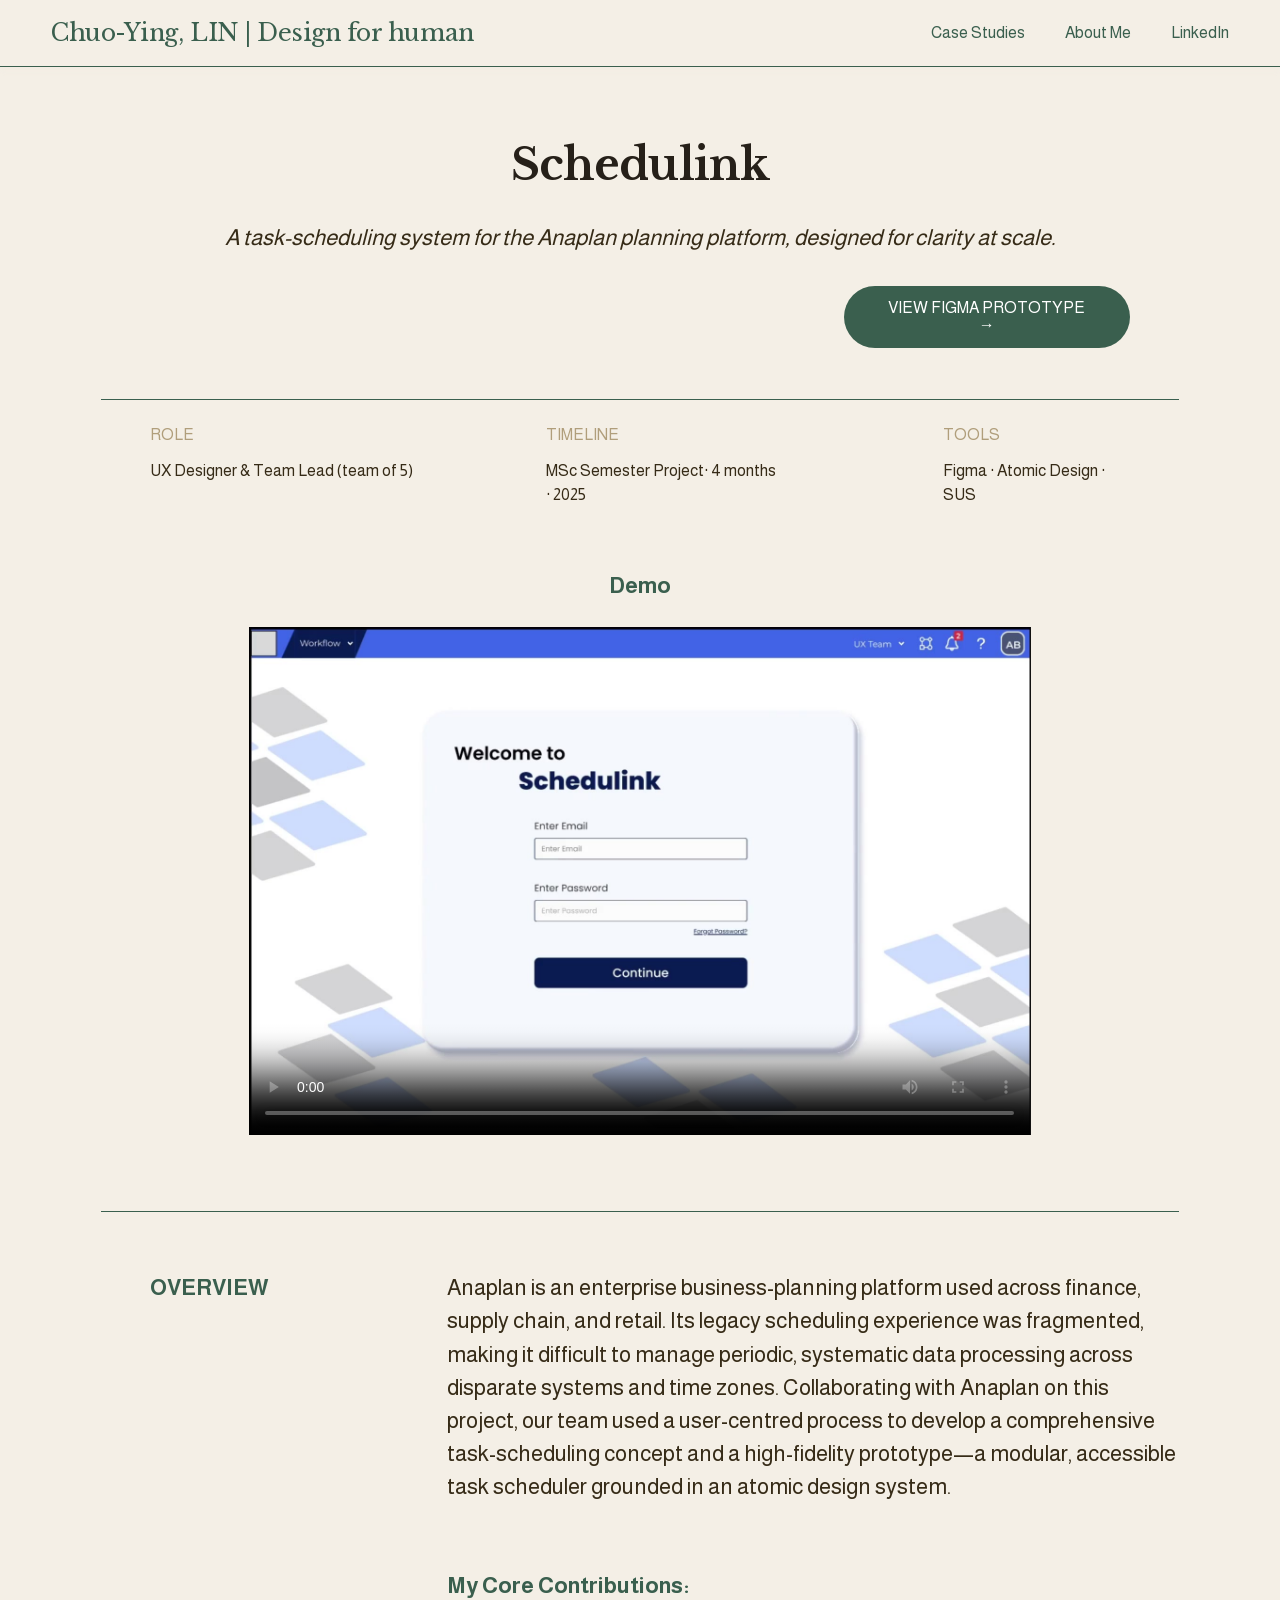
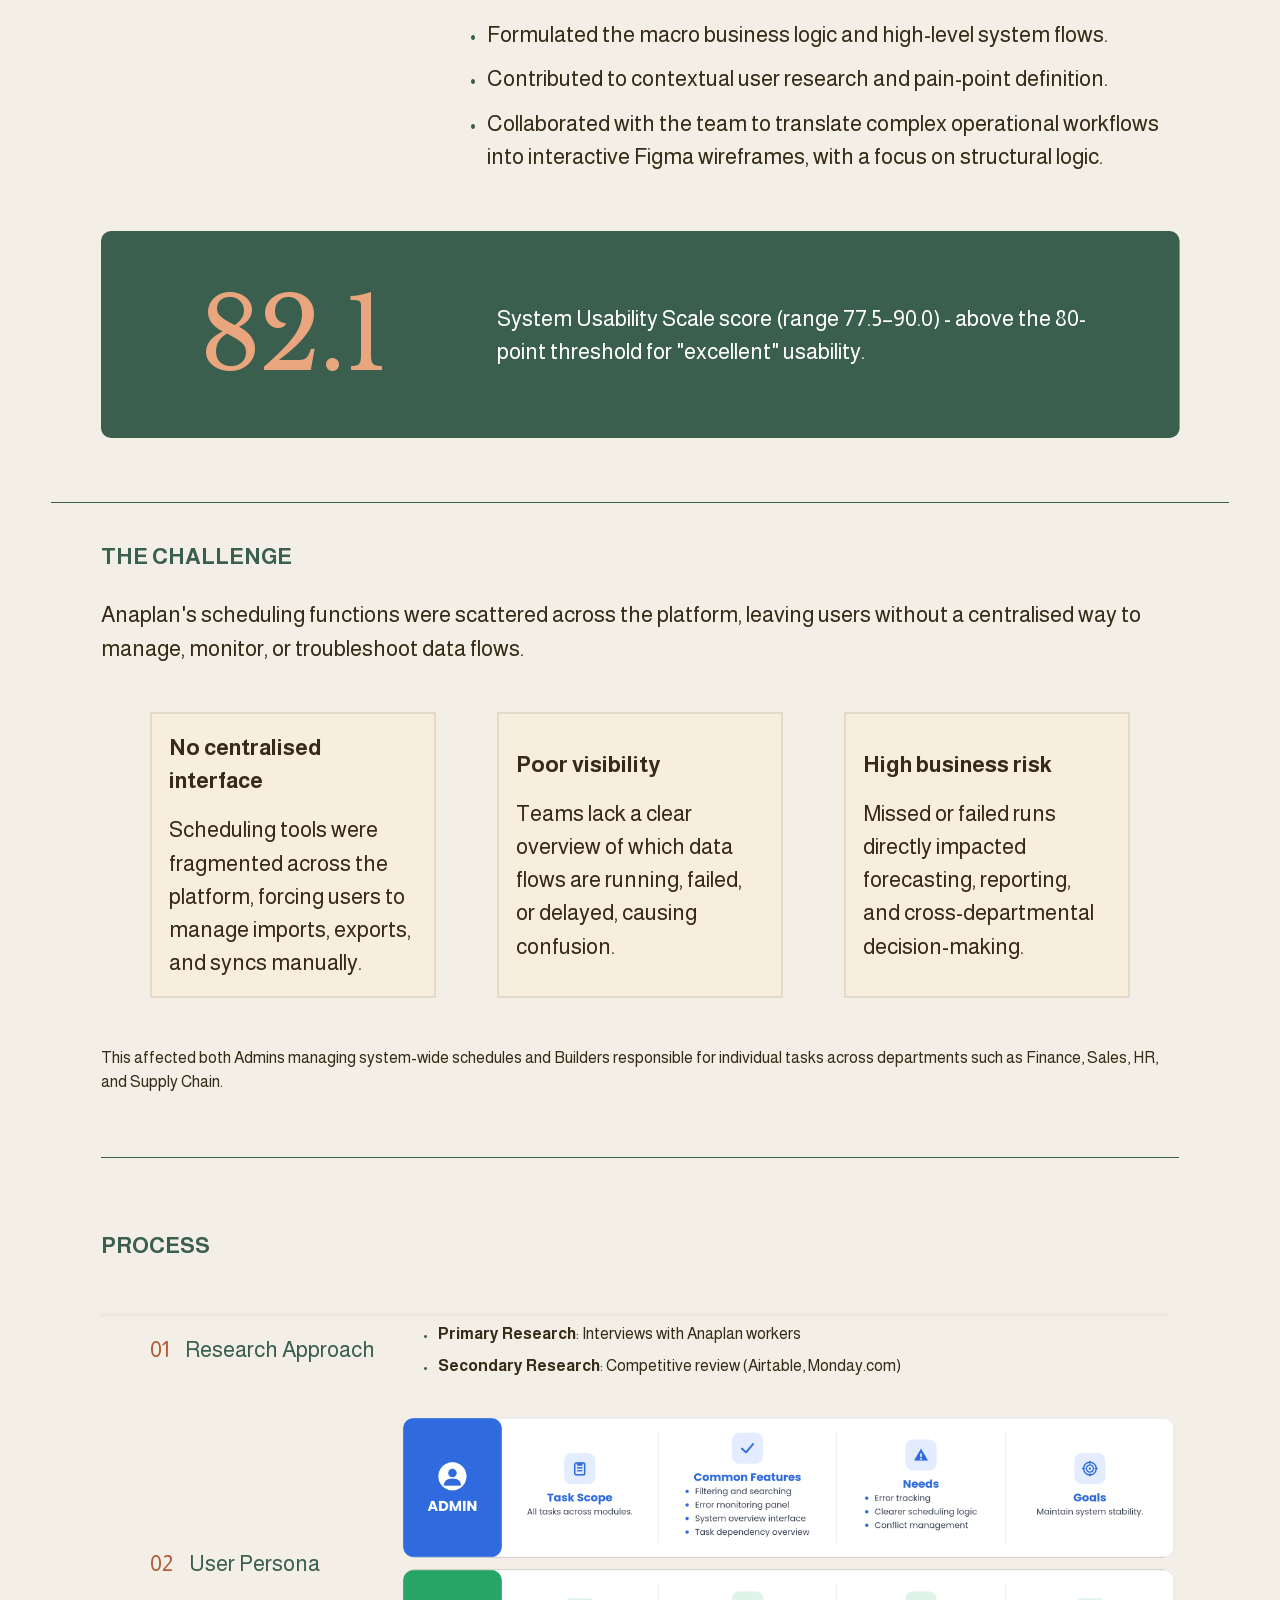
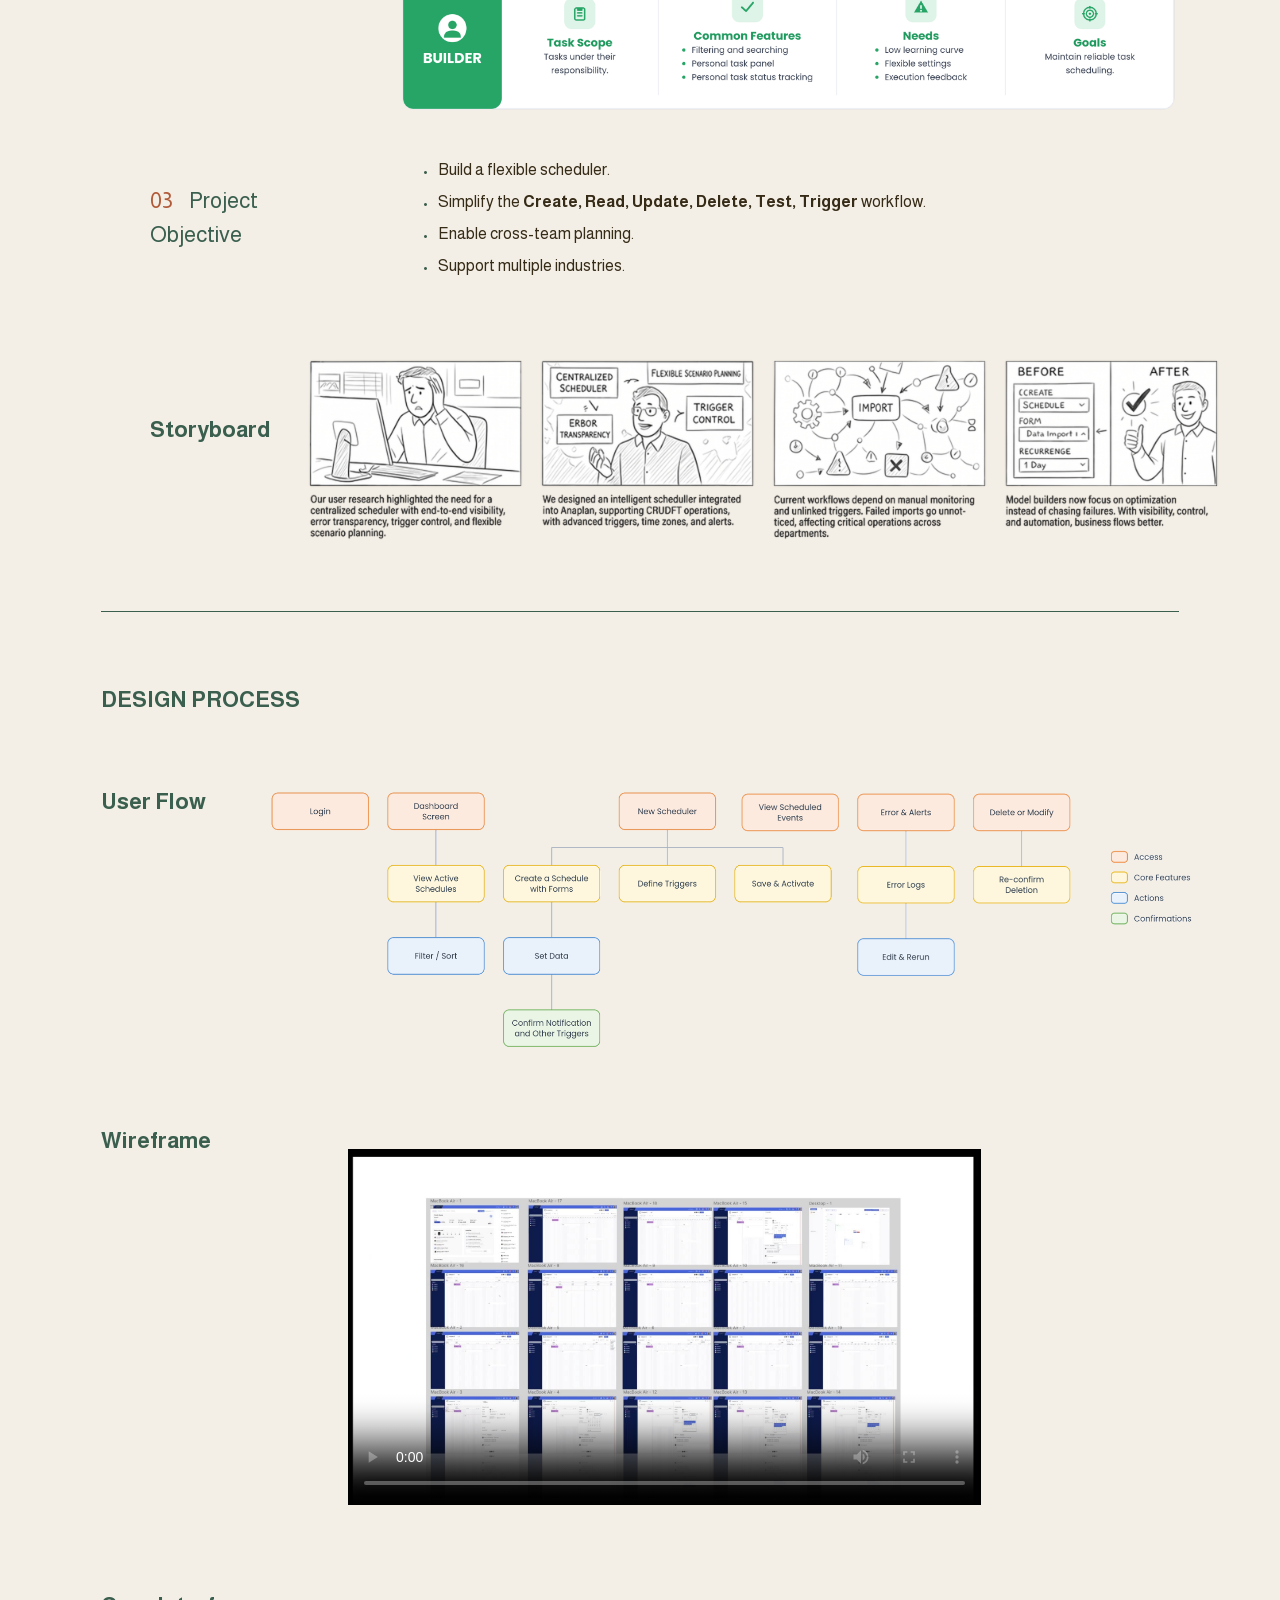
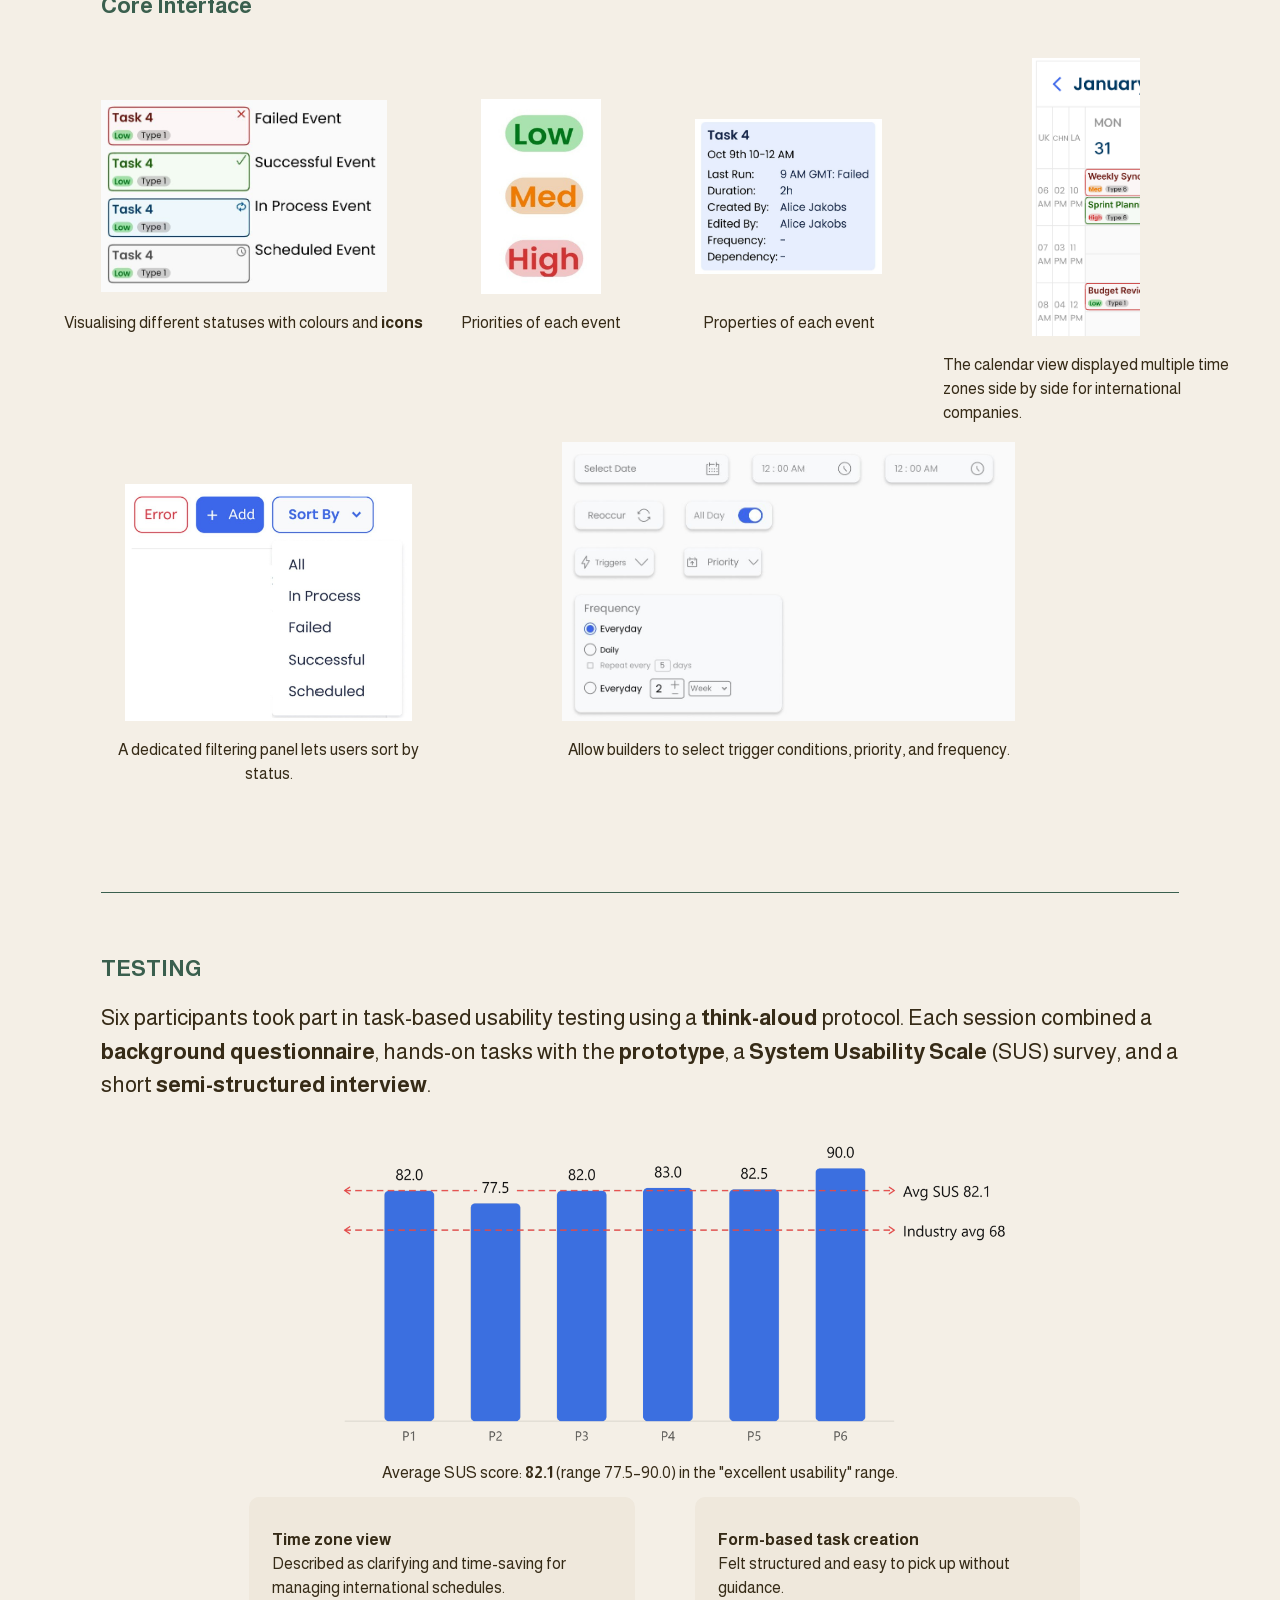
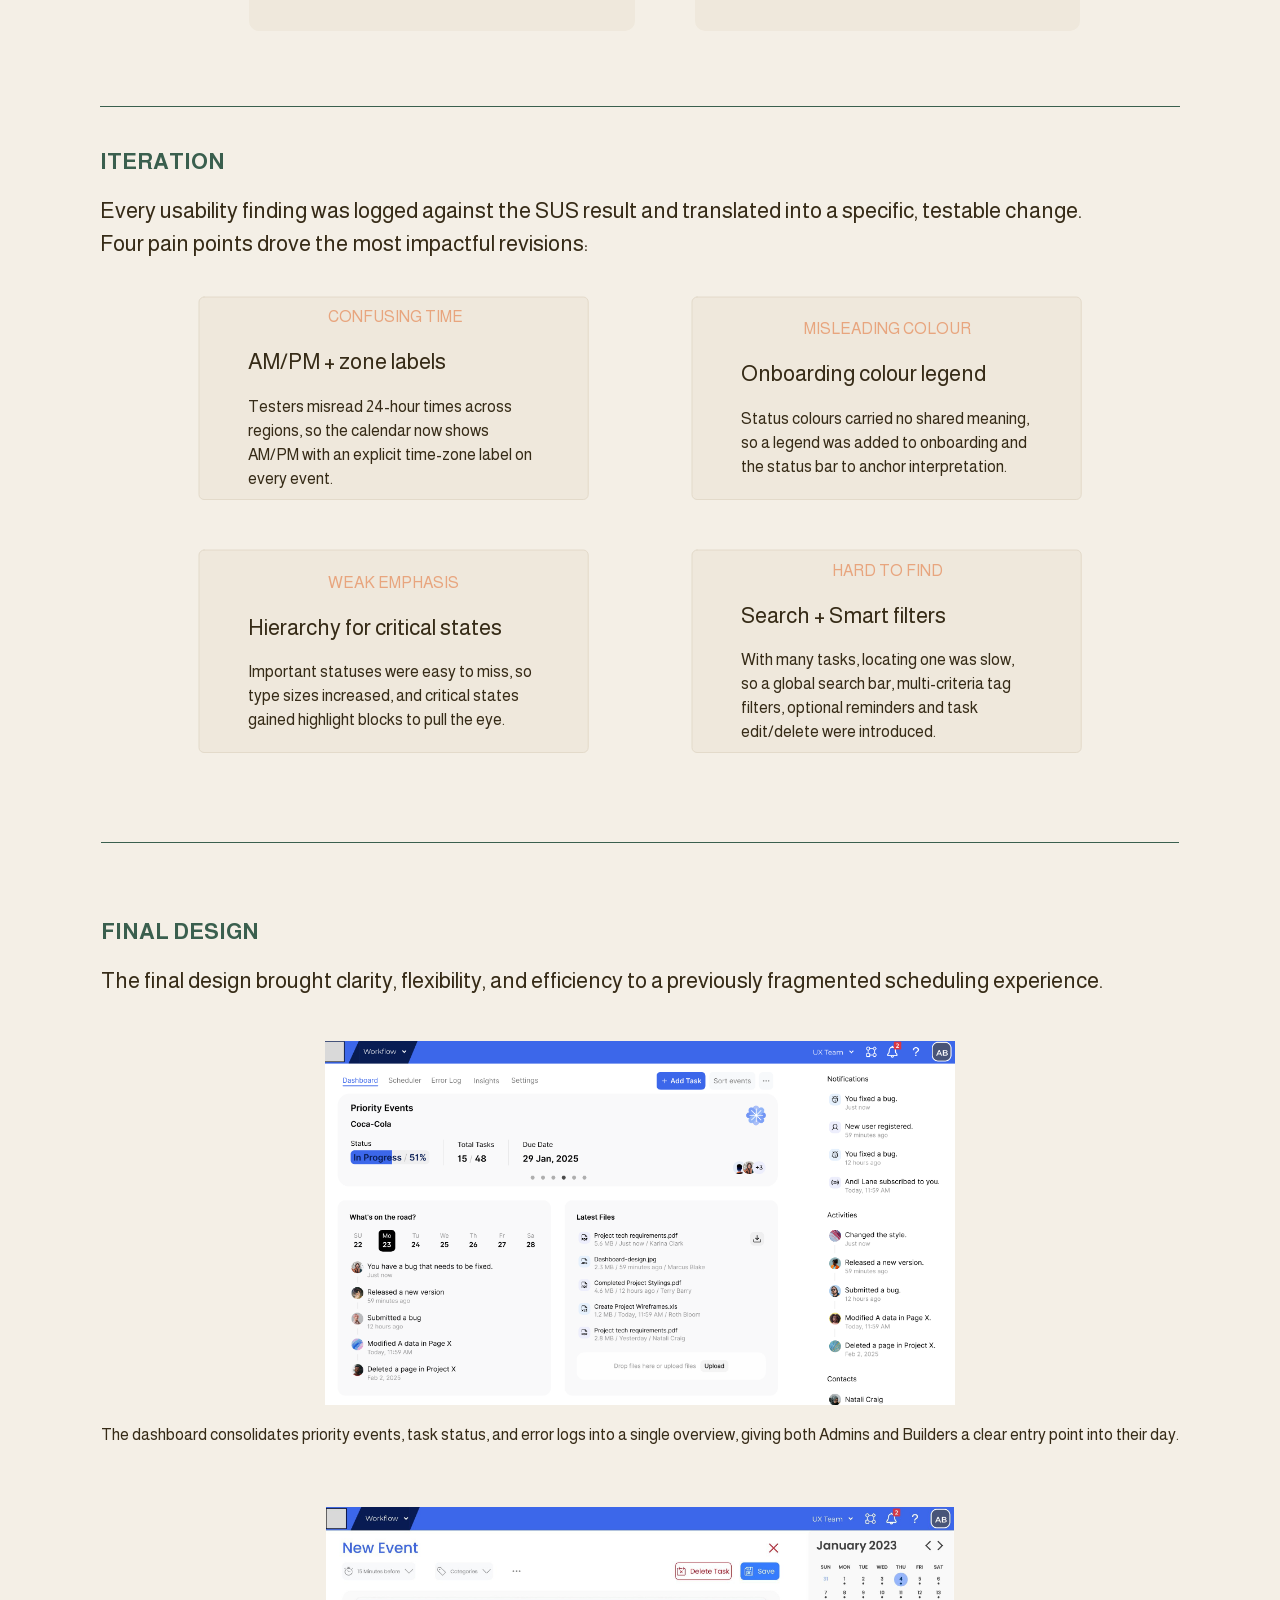
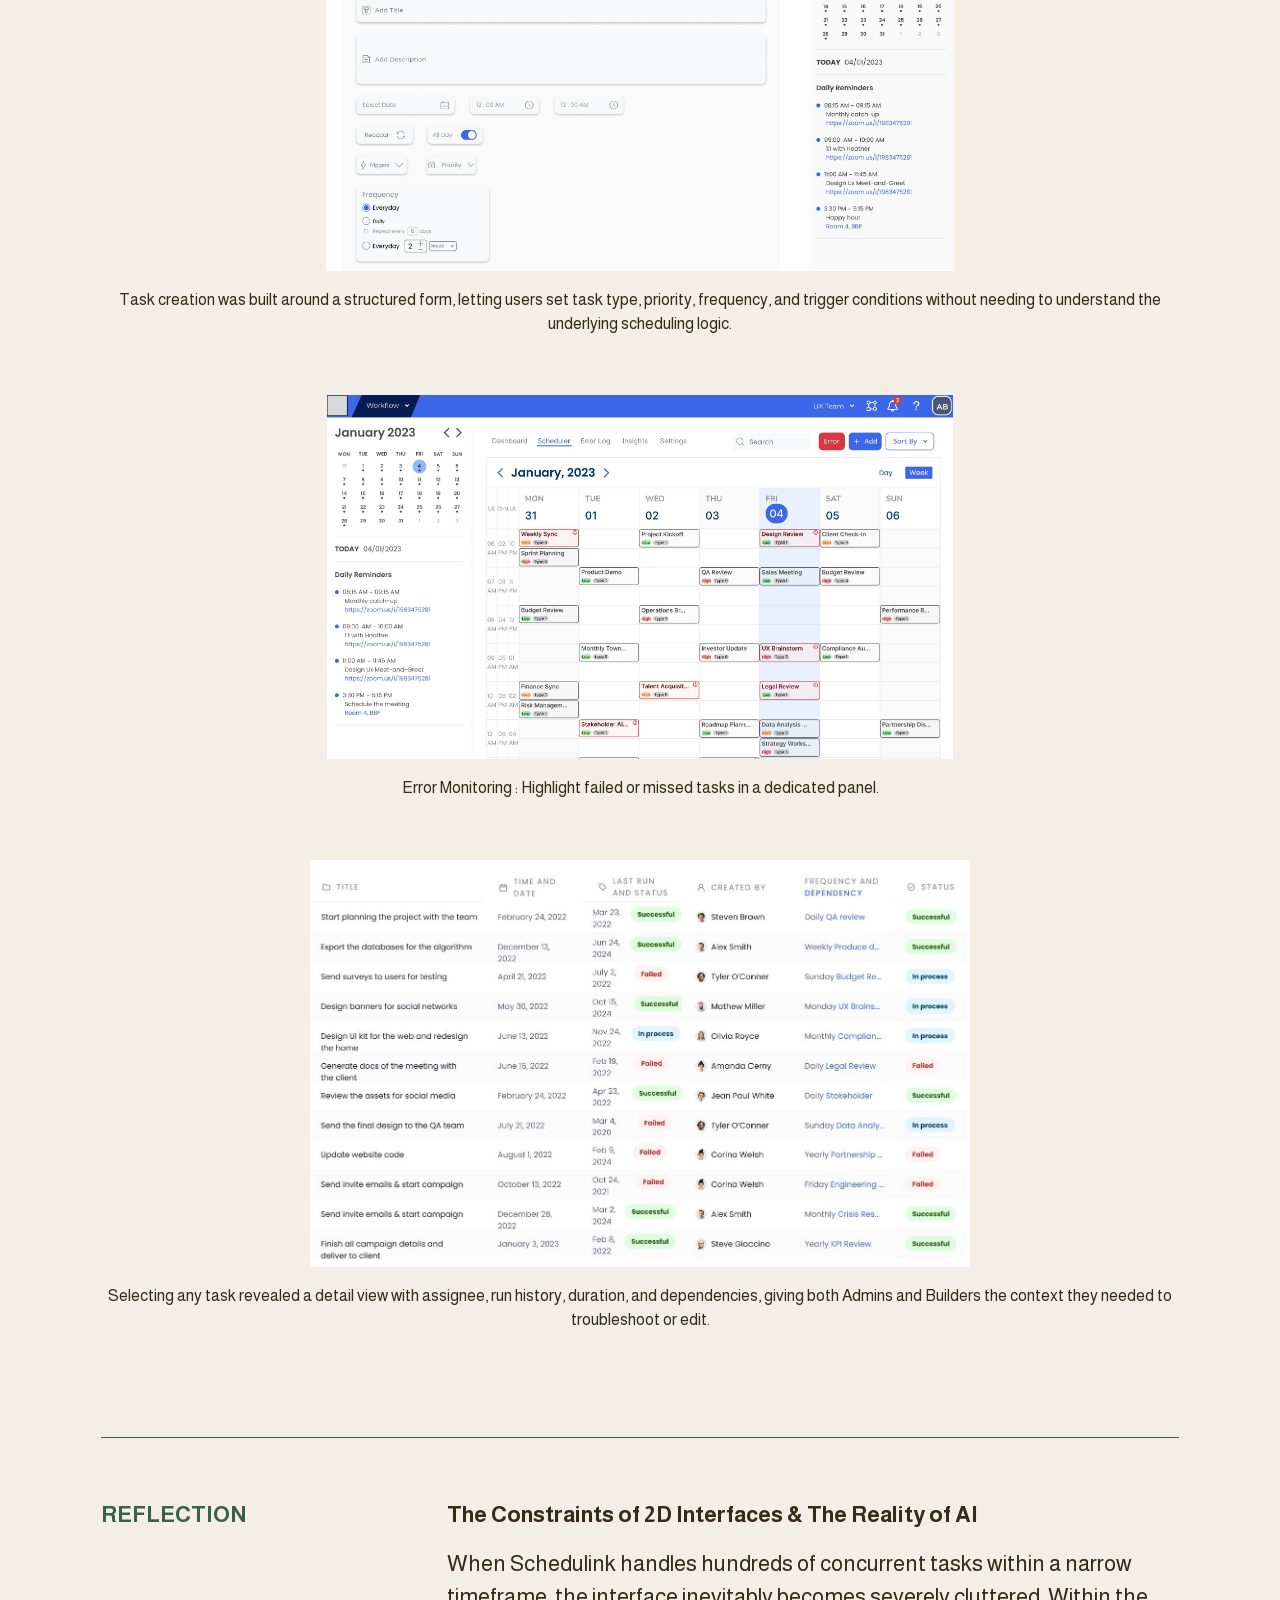
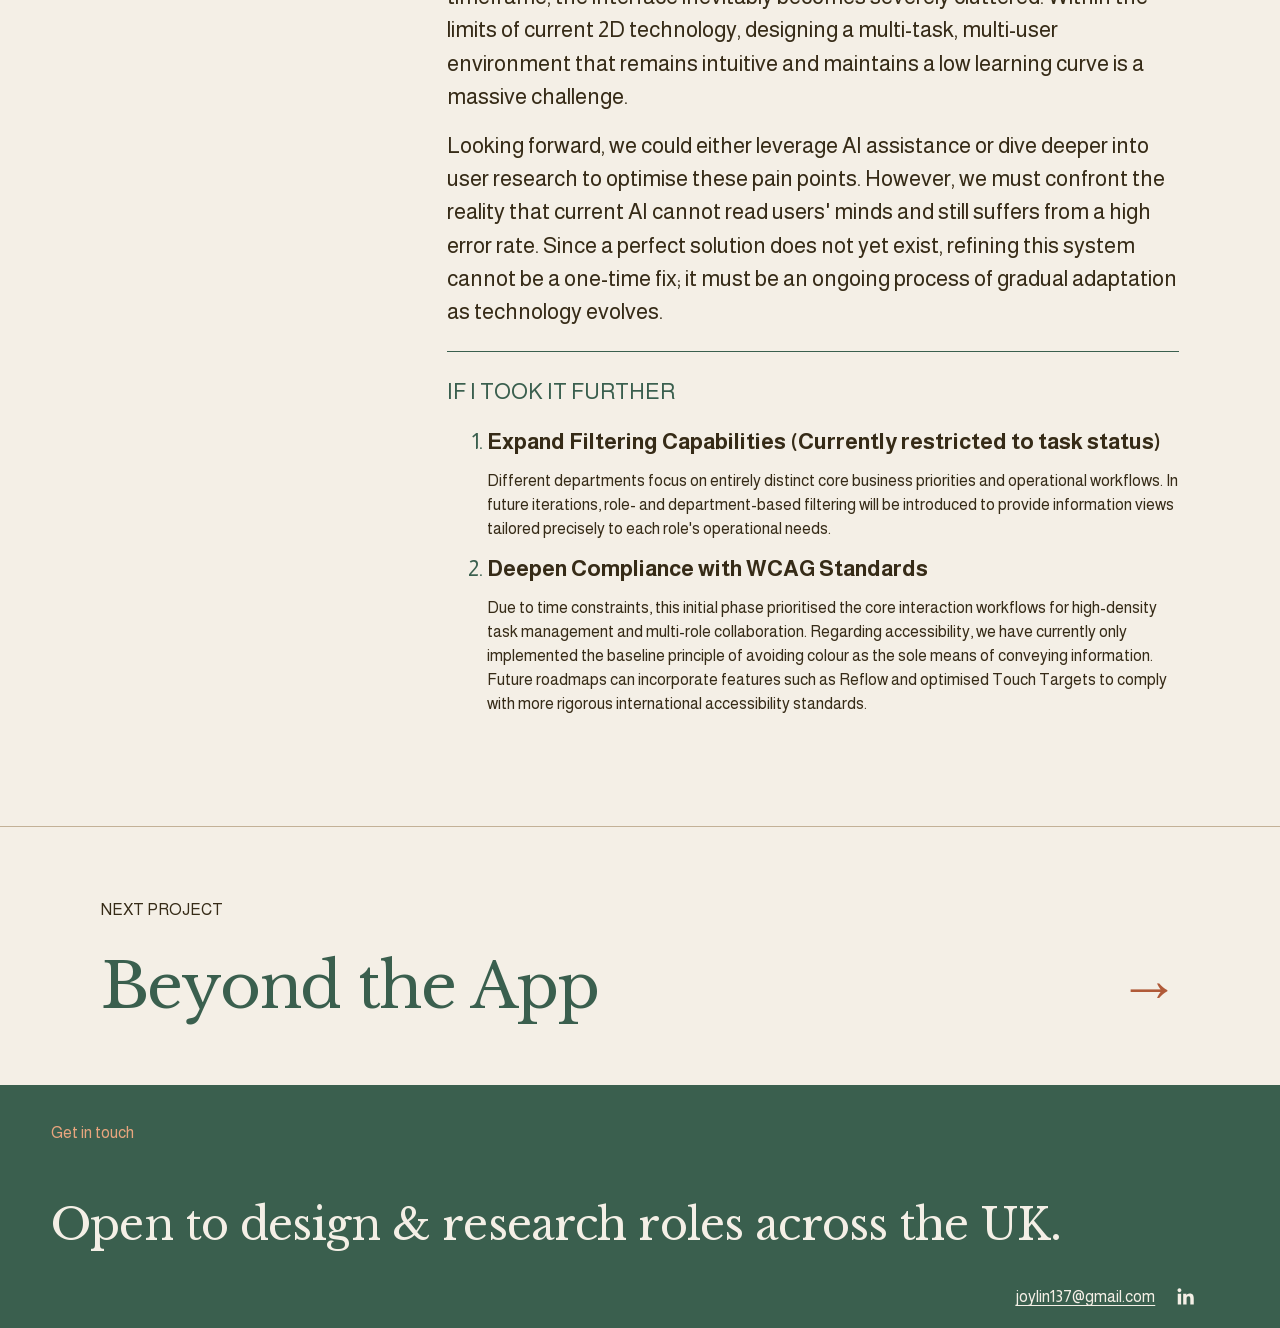
<file: schedulink.html>
<!DOCTYPE html>

<html lang="en" xmlns:fb="http://www.facebook.com/2008/fbml" xmlns:og="http://opengraphprotocol.org/schema/">
<head>
<meta content="IE=edge,chrome=1" http-equiv="X-UA-Compatible"/>
<meta content="width=device-width, initial-scale=1" name="viewport"/>

<base href=""/>
<meta charset="utf-8"/>
<title>Schedulink — Chuo-Ying, LIN | Design for human</title>
<meta content="Sec-CH-UA-Platform-Version, Sec-CH-UA-Model" http-equiv="Accept-CH"/><link href="27d34fd9d0-default-favicon.ico" rel="icon" type="image/x-icon"/>

<meta content="Chuo-Ying, LIN | Design for human" property="og:site_name"/>
<meta content="Schedulink — Chuo-Ying, LIN | Design for human" property="og:title"/>

<meta content="website" property="og:type"/>
<meta content="Schedulink — Chuo-Ying, LIN | Design for human" itemprop="name"/>
<meta content="https://heron-scarlet-486f.squarespace.com/schedulink" itemprop="url"/>
<meta content="Schedulink — Chuo-Ying, LIN | Design for human" name="twitter:title"/>
<meta content="https://heron-scarlet-486f.squarespace.com/schedulink" name="twitter:url"/>
<meta content="summary" name="twitter:card"/>
<meta content="" name="description"/>


<style>
/* latin */
@font-face {
  font-family: 'Libre Baskerville';
  font-style: normal;
  font-weight: 400;
  font-display: swap;
  src: url("2a86ee684d-latin.woff2") format('woff2');
  unicode-range: U+0000-00FF, U+0131, U+0152-0153, U+02BB-02BC, U+02C6, U+02DA, U+02DC, U+0304, U+0308, U+0329, U+2000-206F, U+20AC, U+2122, U+2191, U+2193, U+2212, U+2215, U+FEFF, U+FFFD;
}
/* latin-ext */
@font-face {
  font-family: 'Libre Baskerville';
  font-style: normal;
  font-weight: 400;
  font-display: swap;
  src: url("05c8846d68-latin-ext.woff2") format('woff2');
  unicode-range: U+0100-02BA, U+02BD-02C5, U+02C7-02CC, U+02CE-02D7, U+02DD-02FF, U+0304, U+0308, U+0329, U+1D00-1DBF, U+1E00-1E9F, U+1EF2-1EFF, U+2020, U+20A0-20AB, U+20AD-20C0, U+2113, U+2C60-2C7F, U+A720-A7FF;
}
/* latin */
@font-face {
  font-family: 'Almarai';
  font-style: normal;
  font-weight: 700;
  font-display: swap;
  src: url("fd59261729-latin.woff2") format('woff2');
  unicode-range: U+0000-00FF, U+0131, U+0152-0153, U+02BB-02BC, U+02C6, U+02DA, U+02DC, U+0304, U+0308, U+0329, U+2000-206F, U+20AC, U+2122, U+2191, U+2193, U+2212, U+2215, U+FEFF, U+FFFD;
}
/* arabic */
@font-face {
  font-family: 'Almarai';
  font-style: normal;
  font-weight: 700;
  font-display: swap;
  src: url("c900087bc6-arabic.woff2") format('woff2');
  unicode-range: U+0600-06FF, U+0750-077F, U+0870-088E, U+0890-0891, U+0897-08E1, U+08E3-08FF, U+200C-200E, U+2010-2011, U+204F, U+2E41, U+FB50-FDFF, U+FE70-FE74, U+FE76-FEFC, U+102E0-102FB, U+10E60-10E7E, U+10EC2-10EC4, U+10EFC-10EFF, U+1EE00-1EE03, U+1EE05-1EE1F, U+1EE21-1EE22, U+1EE24, U+1EE27, U+1EE29-1EE32, U+1EE34-1EE37, U+1EE39, U+1EE3B, U+1EE42, U+1EE47, U+1EE49, U+1EE4B, U+1EE4D-1EE4F, U+1EE51-1EE52, U+1EE54, U+1EE57, U+1EE59, U+1EE5B, U+1EE5D, U+1EE5F, U+1EE61-1EE62, U+1EE64, U+1EE67-1EE6A, U+1EE6C-1EE72, U+1EE74-1EE77, U+1EE79-1EE7C, U+1EE7E, U+1EE80-1EE89, U+1EE8B-1EE9B, U+1EEA1-1EEA3, U+1EEA5-1EEA9, U+1EEAB-1EEBB, U+1EEF0-1EEF1;
}
/* latin-ext */
@font-face {
  font-family: 'Libre Baskerville';
  font-style: normal;
  font-weight: 700;
  font-display: swap;
  src: url("0db8cda6ce-latin-ext.woff2") format('woff2');
  unicode-range: U+0100-02BA, U+02BD-02C5, U+02C7-02CC, U+02CE-02D7, U+02DD-02FF, U+0304, U+0308, U+0329, U+1D00-1DBF, U+1E00-1E9F, U+1EF2-1EFF, U+2020, U+20A0-20AB, U+20AD-20C0, U+2113, U+2C60-2C7F, U+A720-A7FF;
}
/* latin */
@font-face {
  font-family: 'Libre Baskerville';
  font-style: normal;
  font-weight: 700;
  font-display: swap;
  src: url("313c40c06b-latin.woff2") format('woff2');
  unicode-range: U+0000-00FF, U+0131, U+0152-0153, U+02BB-02BC, U+02C6, U+02DA, U+02DC, U+0304, U+0308, U+0329, U+2000-206F, U+20AC, U+2122, U+2191, U+2193, U+2212, U+2215, U+FEFF, U+FFFD;
}
/* latin */
@font-face {
  font-family: 'Libre Baskerville';
  font-style: italic;
  font-weight: 400;
  font-display: swap;
  src: url("f5c833bc6b-latin.woff2") format('woff2');
  unicode-range: U+0000-00FF, U+0131, U+0152-0153, U+02BB-02BC, U+02C6, U+02DA, U+02DC, U+0304, U+0308, U+0329, U+2000-206F, U+20AC, U+2122, U+2191, U+2193, U+2212, U+2215, U+FEFF, U+FFFD;
}
/* latin-ext */
@font-face {
  font-family: 'Libre Baskerville';
  font-style: italic;
  font-weight: 400;
  font-display: swap;
  src: url("65380b8a50-latin-ext.woff2") format('woff2');
  unicode-range: U+0100-02BA, U+02BD-02C5, U+02C7-02CC, U+02CE-02D7, U+02DD-02FF, U+0304, U+0308, U+0329, U+1D00-1DBF, U+1E00-1E9F, U+1EF2-1EFF, U+2020, U+20A0-20AB, U+20AD-20C0, U+2113, U+2C60-2C7F, U+A720-A7FF;
}
/* latin */
@font-face {
  font-family: 'Almarai';
  font-style: normal;
  font-weight: 400;
  font-display: swap;
  src: url("6698c12792-latin.woff2") format('woff2');
  unicode-range: U+0000-00FF, U+0131, U+0152-0153, U+02BB-02BC, U+02C6, U+02DA, U+02DC, U+0304, U+0308, U+0329, U+2000-206F, U+20AC, U+2122, U+2191, U+2193, U+2212, U+2215, U+FEFF, U+FFFD;
}
/* arabic */
@font-face {
  font-family: 'Almarai';
  font-style: normal;
  font-weight: 400;
  font-display: swap;
  src: url("5f02bb0fc9-arabic.woff2") format('woff2');
  unicode-range: U+0600-06FF, U+0750-077F, U+0870-088E, U+0890-0891, U+0897-08E1, U+08E3-08FF, U+200C-200E, U+2010-2011, U+204F, U+2E41, U+FB50-FDFF, U+FE70-FE74, U+FE76-FEFC, U+102E0-102FB, U+10E60-10E7E, U+10EC2-10EC4, U+10EFC-10EFF, U+1EE00-1EE03, U+1EE05-1EE1F, U+1EE21-1EE22, U+1EE24, U+1EE27, U+1EE29-1EE32, U+1EE34-1EE37, U+1EE39, U+1EE3B, U+1EE42, U+1EE47, U+1EE49, U+1EE4B, U+1EE4D-1EE4F, U+1EE51-1EE52, U+1EE54, U+1EE57, U+1EE59, U+1EE5B, U+1EE5D, U+1EE5F, U+1EE61-1EE62, U+1EE64, U+1EE67-1EE6A, U+1EE6C-1EE72, U+1EE74-1EE77, U+1EE79-1EE7C, U+1EE7E, U+1EE80-1EE89, U+1EE8B-1EE9B, U+1EEA1-1EEA3, U+1EEA5-1EEA9, U+1EEAB-1EEBB, U+1EEF0-1EEF1;
}
</style>










<link href="5c6bf4104c25.css" rel="stylesheet" type="text/css"/>
<link href="fbe416521956.css" rel="stylesheet" type="text/css"/><link href="ed77257f97f5.css" rel="stylesheet" type="text/css"/><link href="5922d072b106.css" rel="stylesheet" type="text/css"/><link href="74c15170ab04.css" rel="stylesheet" type="text/css"/><link href="8441e3e62c55.css" rel="stylesheet" type="text/css"/><link href="683192df95f7.css" rel="stylesheet" type="text/css"/><link href="09b1dc1b3263.css" rel="stylesheet" type="text/css"/><link href="05590d81c155.css" rel="stylesheet" type="text/css"/><link href="92e365e55bc1.css" rel="stylesheet" type="text/css"/>

<link href="static.css?v=20261001-cases-1" rel="stylesheet"/></head>
<body class="tweak-blog-alternating-side-by-side-width-full tweak-blog-alternating-side-by-side-image-aspect-ratio-11-square tweak-blog-alternating-side-by-side-text-alignment-left tweak-blog-alternating-side-by-side-read-more-style-show tweak-blog-alternating-side-by-side-image-text-alignment-middle tweak-blog-alternating-side-by-side-delimiter-bullet tweak-blog-alternating-side-by-side-meta-position-top tweak-blog-alternating-side-by-side-primary-meta-categories tweak-blog-alternating-side-by-side-secondary-meta-date tweak-blog-alternating-side-by-side-excerpt-show image-block-poster-text-alignment-center image-block-card-content-position-center image-block-card-text-alignment-left image-block-overlap-content-position-center image-block-overlap-text-alignment-left image-block-collage-content-position-center image-block-collage-text-alignment-left image-block-stack-text-alignment-left form-use-theme-colors form-field-style-solid form-field-shape-square form-field-border-all form-field-checkbox-type-icon form-field-checkbox-fill-solid form-field-checkbox-color-inverted form-field-checkbox-shape-square form-field-checkbox-layout-stack form-field-radio-type-icon form-field-radio-fill-solid form-field-radio-color-normal form-field-radio-shape-pill form-field-radio-layout-stack form-field-survey-fill-solid form-field-survey-color-normal form-field-survey-shape-pill form-field-hover-focus-outline form-submit-button-style-label tweak-global-animations-complexity-level-detailed tweak-global-animations-animation-style-fade tweak-global-animations-animation-type-none tweak-global-animations-animation-curve-ease tweak-blog-masonry-width-full tweak-blog-masonry-text-alignment-left tweak-blog-masonry-primary-meta-categories tweak-blog-masonry-secondary-meta-date tweak-blog-masonry-meta-position-top tweak-blog-masonry-read-more-style-show tweak-blog-masonry-delimiter-space tweak-blog-masonry-image-placement-above tweak-blog-masonry-excerpt-show tweak-portfolio-grid-overlay-width-full tweak-portfolio-grid-overlay-height-large tweak-portfolio-grid-overlay-image-aspect-ratio-34-three-four-vertical tweak-portfolio-grid-overlay-text-placement-center tweak-portfolio-grid-overlay-show-text-after-hover tweak-blog-single-column-width-full tweak-blog-single-column-text-alignment-center tweak-blog-single-column-image-placement-above tweak-blog-single-column-delimiter-bullet tweak-blog-single-column-read-more-style-show tweak-blog-single-column-primary-meta-date tweak-blog-single-column-secondary-meta-categories tweak-blog-single-column-meta-position-top tweak-blog-single-column-content-title-only header-width-full tweak-fixed-header tweak-fixed-header-style-basic tweak-blog-item-width-medium tweak-blog-item-text-alignment-center tweak-blog-item-meta-position-above-title tweak-blog-item-show-categories tweak-blog-item-show-date tweak-blog-item-delimiter-bullet tweak-blog-side-by-side-width-full tweak-blog-side-by-side-image-placement-left tweak-blog-side-by-side-image-aspect-ratio-11-square tweak-blog-side-by-side-primary-meta-categories tweak-blog-side-by-side-secondary-meta-date tweak-blog-side-by-side-meta-position-top tweak-blog-side-by-side-text-alignment-left tweak-blog-side-by-side-image-text-alignment-middle tweak-blog-side-by-side-read-more-style-show tweak-blog-side-by-side-delimiter-bullet tweak-blog-side-by-side-excerpt-show primary-button-style-solid primary-button-shape-pill secondary-button-style-outline secondary-button-shape-pill tertiary-button-style-outline tertiary-button-shape-square tweak-events-stacked-width-full tweak-events-stacked-height-large tweak-events-stacked-show-thumbnails tweak-events-stacked-thumbnail-size-32-standard tweak-events-stacked-date-style-with-text tweak-events-stacked-show-time tweak-events-stacked-show-location tweak-events-stacked-show-excerpt tweak-blog-basic-grid-width-inset tweak-blog-basic-grid-image-aspect-ratio-32-standard tweak-blog-basic-grid-text-alignment-left tweak-blog-basic-grid-delimiter-bullet tweak-blog-basic-grid-image-placement-above tweak-blog-basic-grid-read-more-style-show tweak-blog-basic-grid-primary-meta-date tweak-blog-basic-grid-secondary-meta-categories tweak-blog-basic-grid-excerpt-show tweak-portfolio-grid-basic-width-full tweak-portfolio-grid-basic-height-large tweak-portfolio-grid-basic-image-aspect-ratio-11-square tweak-portfolio-grid-basic-text-alignment-left tweak-portfolio-grid-basic-hover-effect-fade header-overlay-alignment-center tweak-portfolio-index-background-link-format-stacked tweak-portfolio-index-background-width-full tweak-portfolio-index-background-height-large tweak-portfolio-index-background-vertical-alignment-middle tweak-portfolio-index-background-horizontal-alignment-center tweak-portfolio-index-background-delimiter-none tweak-portfolio-index-background-animation-type-fade tweak-portfolio-index-background-animation-duration-medium tweak-portfolio-hover-follow-layout-inline tweak-portfolio-hover-follow-delimiter-bullet tweak-portfolio-hover-follow-animation-type-fade tweak-portfolio-hover-follow-animation-duration-fast tweak-portfolio-hover-static-layout-inline tweak-portfolio-hover-static-front tweak-portfolio-hover-static-delimiter-hyphen tweak-portfolio-hover-static-animation-type-fade tweak-portfolio-hover-static-animation-duration-fast hide-opentable-icons opentable-style-dark tweak-product-quick-view-button-style-floating tweak-product-quick-view-button-position-bottom tweak-product-quick-view-lightbox-excerpt-display-truncate tweak-product-quick-view-lightbox-show-arrows tweak-product-quick-view-lightbox-show-close-button tweak-product-quick-view-lightbox-controls-weight-light native-currency-code-gbp collection-type-page collection-6a29d51c99c52d5da41aecd7 collection-layout-default mobile-style-available sqs-seven-one static-portfolio" id="collection-6a29d51c99c52d5da41aecd7" tabindex="-1">
<div class="clearfix site-wrapper" id="siteWrapper">

<header class="header theme-col--primary" data-header-style="solid" data-section-id="header" data-section-theme="" id="header" style="
      
        --headerDropShadowColor: hsla(37.89, 37%, 90%, 1);
      
      
        --headerBorderColor: hsla(var(--black-hsl), 1);
      
      
        --solidHeaderBackgroundColor: hsla(var(--accent-hsl), 1);
      
      
        --solidHeaderNavigationColor: hsla(var(--black-hsl), 1);
      
      
        --gradientHeaderBackgroundColor: hsla(var(--accent-hsl), 1);
      
      
        --gradientHeaderNavigationColor: hsla(var(--black-hsl), 1);
      
    " tabindex="-1">
<svg style="display:none" viewbox="0 0 22 22" xmlns="http://www.w3.org/2000/svg">
<symbol id="circle">
<path d="M11.5 17C14.5376 17 17 14.5376 17 11.5C17 8.46243 14.5376 6 11.5 6C8.46243 6 6 8.46243 6 11.5C6 14.5376 8.46243 17 11.5 17Z" fill="none"></path>
</symbol>
<symbol id="circleFilled">
<path d="M11.5 17C14.5376 17 17 14.5376 17 11.5C17 8.46243 14.5376 6 11.5 6C8.46243 6 6 8.46243 6 11.5C6 14.5376 8.46243 17 11.5 17Z"></path>
</symbol>
<symbol id="dash">
<path d="M11 11H19H3"></path>
</symbol>
<symbol id="squareFilled">
<rect height="11" width="11" x="6" y="6"></rect>
</symbol>
<symbol id="square">
<rect fill="none" height="9" stroke="inherit" width="9" x="7" y="7"></rect>
</symbol>
<symbol id="plus">
<path d="M11 3V19"></path>
<path d="M19 11L3 11"></path>
</symbol>
<symbol id="closedArrow">
<path d="M11 11V2M11 18.1797L17 11.1477L5 11.1477L11 18.1797Z" fill="none"></path>
</symbol>
<symbol id="closedArrowFilled">
<path d="M11 11L11 2" fill="none" stroke="inherit"></path>
<path clip-rule="evenodd" d="M2.74695 9.38428L19.038 9.38428L10.8925 19.0846L2.74695 9.38428Z" fill-rule="evenodd" stroke-width="1"></path>
</symbol>
<symbol id="closedArrowHead" viewbox="0 0 22 22" xmlns="http://www.w3.org/2000/symbol">
<path d="M18 7L11 15L4 7L18 7Z" fill="none" stroke="inherit"></path>
</symbol>
<symbol id="closedArrowHeadFilled" viewbox="0 0 22 22" xmlns="http://www.w3.org/2000/symbol">
<path d="M18.875 6.5L11 15.5L3.125 6.5L18.875 6.5Z"></path>
</symbol>
<symbol id="openArrow">
<path d="M11 18.3591L11 3" fill="none" stroke="inherit"></path>
<path d="M18 11.5L11 18.5L4 11.5" fill="none" stroke="inherit"></path>
</symbol>
<symbol id="openArrowHead">
<path d="M18 7L11 14L4 7" fill="none"></path>
</symbol>
<symbol id="pinchedArrow">
<path d="M11 17.3591L11 2" fill="none"></path>
<path d="M2 11C5.85455 12.2308 8.81818 14.9038 11 18C13.1818 14.8269 16.1455 12.1538 20 11" fill="none"></path>
</symbol>
<symbol id="pinchedArrowFilled">
<path d="M11.05 10.4894C7.04096 8.73759 1.05005 8 1.05005 8C6.20459 11.3191 9.41368 14.1773 11.05 21C12.6864 14.0851 15.8955 11.227 21.05 8C21.05 8 15.0591 8.73759 11.05 10.4894Z" stroke-width="1"></path>
<path d="M11 11L11 1" fill="none"></path>
</symbol>
<symbol id="pinchedArrowHead">
<path d="M2 7.24091C5.85455 8.40454 8.81818 10.9318 11 13.8591C13.1818 10.8591 16.1455 8.33181 20 7.24091" fill="none"></path>
</symbol>
<symbol id="pinchedArrowHeadFilled">
<path d="M11.05 7.1591C7.04096 5.60456 1.05005 4.95001 1.05005 4.95001C6.20459 7.89547 9.41368 10.4318 11.05 16.4864C12.6864 10.35 15.8955 7.81365 21.05 4.95001C21.05 4.95001 15.0591 5.60456 11.05 7.1591Z"></path>
</symbol>
</svg>
<div class="sqs-announcement-bar-dropzone"></div>
<div class="header-announcement-bar-wrapper">
<a class="header-skip-link sqs-button-element--primary" href="#page">
        Skip to Content
      </a>
<style>
    @supports (-webkit-backdrop-filter: none) or (backdrop-filter: none) {
        .header-blur-background {

-webkit-backdrop-filter: blur(12px);
backdrop-filter: blur(12px);


        }
    }
</style>
<div class="header-border" data-header-border="true" data-header-style="solid" style="


  
    border-width: 0px 0px 1px 0px !important;
  



"></div>
<div class="header-dropshadow" data-header-dropshadow="true" data-header-style="solid" style="
  box-shadow: 0px 5px 5px 0px;
"></div>
<div>
<div class="header-background-solid" data-header-style="solid" style="opacity: calc(100 * .01)"></div>
</div>
<div class="header-inner container--fluid header-mobile-layout-logo-left-nav-right header-layout-nav-right">

<div class="header-background theme-bg--primary"></div>
<div class="header-display-desktop">


<div class="header-title-nav-wrapper">

<div class="header-title">
<div class="header-title-text">
<a href="index.html" id="site-title">Chuo-Ying, LIN | Design for human</a>
</div>
</div>

<div class="header-nav">
<div class="header-nav-wrapper">
<nav class="header-nav-list">
<div class="header-nav-item header-nav-item--collection header-nav-item--homepage">
<a href="index.html">
        Case Studies
      </a>
</div>
<div class="header-nav-item header-nav-item--collection">
<a href="about-me.html">
        About Me
      </a>
</div>
<div class="header-nav-item header-nav-item--external">
<a href="https://www.linkedin.com/in/chuo-ying-lin-6216887a/" rel="noopener noreferrer" target="_blank">LinkedIn</a>
</div>
</nav>
</div>
</div>
</div>

<div class="header-actions header-actions--right">
<div class="showOnMobile">
</div>
<div class="showOnDesktop">
</div>
</div>
<style>
  .top-bun, 
  .patty, 
  .bottom-bun {
    height: 1px;
  }
</style>

<div class="header-burger menu-overlay-does-not-have-visible-non-navigation-items no-actions">
<button class="header-burger-btn burger">
<span class="js-header-burger-open-title visually-hidden" hidden="">Open Menu</span>
<span class="js-header-burger-close-title visually-hidden" hidden="">Close Menu</span>
<div class="burger-box">
<div class="burger-inner header-menu-icon-doubleLineHamburger">
<div class="top-bun"></div>
<div class="patty"></div>
<div class="bottom-bun"></div>
</div>
</div>
</button>
</div>
</div>
<div class="header-display-mobile">


<div class="header-title-nav-wrapper">

<div class="header-title">
<div class="header-title-text">
<a href="index.html" id="site-title">Chuo-Ying, LIN | Design for human</a>
</div>
</div>

<div class="header-nav">
<div class="header-nav-wrapper">
<nav class="header-nav-list">
<div class="header-nav-item header-nav-item--collection header-nav-item--homepage">
<a href="index.html">
        Case Studies
      </a>
</div>
<div class="header-nav-item header-nav-item--collection">
<a href="about-me.html">
        About Me
      </a>
</div>
<div class="header-nav-item header-nav-item--external">
<a href="https://www.linkedin.com/in/chuo-ying-lin-6216887a/" rel="noopener noreferrer" target="_blank">LinkedIn</a>
</div>
</nav>
</div>
</div>
</div>

<div class="header-actions header-actions--right">
<div class="showOnMobile">
</div>
<div class="showOnDesktop">
</div>
</div>
<style>
  .top-bun, 
  .patty, 
  .bottom-bun {
    height: 1px;
  }
</style>

<div class="header-burger menu-overlay-does-not-have-visible-non-navigation-items no-actions">
<button class="header-burger-btn burger">
<span class="js-header-burger-open-title visually-hidden" hidden="">Open Menu</span>
<span class="js-header-burger-close-title visually-hidden" hidden="">Close Menu</span>
<div class="burger-box">
<div class="burger-inner header-menu-icon-doubleLineHamburger">
<div class="top-bun"></div>
<div class="patty"></div>
<div class="bottom-bun"></div>
</div>
</div>
</button>
</div>
</div>
</div>
</div>

<div class="header-menu header-menu--folder-list white" data-section-id="overlay-nav" data-section-theme="white">
<div class="header-menu-bg theme-bg--primary"></div>
<div class="header-menu-nav">
<nav class="header-menu-nav-list">
<div class="header-menu-nav-folder" data-folder="root">
<div class="header-menu-nav-folder-content">

<div class="header-menu-nav-wrapper">
<div class="container header-menu-nav-item header-menu-nav-item--collection header-menu-nav-item--homepage">
<a href="index.html">
<div class="header-menu-nav-item-content">
Case Studies
</div>
</a>
</div>
<div class="container header-menu-nav-item header-menu-nav-item--collection">
<a href="about-me.html">
<div class="header-menu-nav-item-content">
About Me
</div>
</a>
</div>
<div class="container header-menu-nav-item header-menu-nav-item--external">
<a href="https://www.linkedin.com/in/chuo-ying-lin-6216887a/" rel="noopener noreferrer" target="_blank">LinkedIn</a>
</div>
</div>
</div>
</div>
</nav>
</div>
</div>

</header>
<main class="container" id="page" role="main">
<article class="page-regions" id="page-regions">
<section class="region">
<section class="page-section full-bleed-section layout-engine-section background-width--full-bleed section-height--custom content-width--wide horizontal-alignment--center vertical-alignment--middle white" data-section-id="6a29d5d6dbffd13364eb316f" data-section-theme="white" style="min-height: 1vh;">
<div class="section-border">
<div class="section-background">
</div>
</div>
<div class="content-wrapper" style="
      
        
          
          padding-top: calc(1vmax / 10); padding-bottom: calc(1vmax / 10);
        
      
    ">
<div class="content">
<div data-fluid-engine="true"><style>

.fe-6a29d5d6dbffd13364eb316e {
  --grid-gutter: calc(var(--sqs-mobile-site-gutter, 6vw) - 11.0px);
  --cell-max-width: calc( ( var(--sqs-site-max-width, 1500px) - (11.0px * (8 - 1)) ) / 8 );

  display: grid;
  position: relative;
  grid-area: 1/1/-1/-1;
  grid-template-rows: repeat(10,minmax(24px, auto));
  grid-template-columns:
    minmax(var(--grid-gutter), 1fr)
    repeat(8, minmax(0, var(--cell-max-width)))
    minmax(var(--grid-gutter), 1fr);
  row-gap: 11.0px;
  column-gap: 11.0px;
  overflow-x: hidden;
  overflow-x: clip;
}

@media (min-width: 768px) {
  .background-width--inset .fe-6a29d5d6dbffd13364eb316e {
    --inset-padding: calc(var(--sqs-site-gutter) * 2);
  }

  .fe-6a29d5d6dbffd13364eb316e {
    --grid-gutter: calc(var(--sqs-site-gutter, 4vw) - 11.0px);
    --cell-max-width: calc( ( var(--sqs-site-max-width, 1500px) - (11.0px * (24 - 1)) ) / 24 );
    --inset-padding: 0vw;

    --row-height-scaling-factor: 0.0215;
    --container-width: min(var(--sqs-site-max-width, 1500px), calc(100vw - var(--sqs-site-gutter, 4vw) * 2 - var(--inset-padding) ));

    grid-template-rows: repeat(9,minmax(calc(var(--container-width) * var(--row-height-scaling-factor)), auto));
    grid-template-columns:
      minmax(var(--grid-gutter), 1fr)
      repeat(24, minmax(0, var(--cell-max-width)))
      minmax(var(--grid-gutter), 1fr);
  }
}


  .fe-block-1cd62ec3e2c57d5f1d20 {
    grid-area: 3/2/8/10;
    z-index: 0;

    @media (max-width: 767px) {
      
      
    }
  }

  .fe-block-1cd62ec3e2c57d5f1d20 .sqs-block {
    justify-content: flex-start;
  }

  .fe-block-1cd62ec3e2c57d5f1d20 .sqs-block-alignment-wrapper {
    align-items: flex-start;
  }

  @media (min-width: 768px) {
    .fe-block-1cd62ec3e2c57d5f1d20 {
      grid-area: 3/5/8/23;
      z-index: 0;

      

      
    }

    .fe-block-1cd62ec3e2c57d5f1d20 .sqs-block {
      justify-content: flex-start;
    }

    .fe-block-1cd62ec3e2c57d5f1d20 .sqs-block-alignment-wrapper {
      align-items: flex-start;
    }
  }

  .fe-block-yui_3_17_2_1_1783376848177_15593 {
    grid-area: 8/2/10/10;
    z-index: 3;

    @media (max-width: 767px) {
      
        
      
      
    }
  }

  .fe-block-yui_3_17_2_1_1783376848177_15593 .sqs-block {
    justify-content: center;
  }

  .fe-block-yui_3_17_2_1_1783376848177_15593 .sqs-block-alignment-wrapper {
    align-items: center;
  }

  @media (min-width: 768px) {
    .fe-block-yui_3_17_2_1_1783376848177_15593 {
      grid-area: 7/18/9/24;
      z-index: 3;

      
        
      

      
    }

    .fe-block-yui_3_17_2_1_1783376848177_15593 .sqs-block {
      justify-content: center;
    }

    .fe-block-yui_3_17_2_1_1783376848177_15593 .sqs-block-alignment-wrapper {
      align-items: center;
    }
  }

</style><div class="fluid-engine fe-6a29d5d6dbffd13364eb316e"><div class="fe-block fe-block-1cd62ec3e2c57d5f1d20"><div class="sqs-block website-component-block sqs-block-website-component sqs-block-html html-block" data-definition-name="website.components.html" id="block-1cd62ec3e2c57d5f1d20"><div class="sqs-block-content"><div class="sqs-text-block-container">

<div class="sqs-html-content"><h2 data-rte-preserve-empty="true" style="text-align: center; ; white-space:pre-wrap;"><span class="sqsrte-text-color--custom" style="color: #262019;"><strong>Schedulink</strong></span></h2><p class="sqsrte-large" data-rte-preserve-empty="true" style="text-align: center; ; white-space:pre-wrap;"><span class="sqsrte-text-highlight"><span class="sqsrte-text-color--darkAccent"><em>A task-scheduling system for the Anaplan planning platform, designed for clarity at scale.</em></span></span></p></div>
<style id="container-styles">#block-1cd62ec3e2c57d5f1d20 {
    
    --stroke-style: none;--stroke-thickness: 6px;
    
      
      
      
    



  }

  #block-1cd62ec3e2c57d5f1d20 .sqs-html-content {
    
    --tweak-text-block-padding: 6% 6% 6% 6%;
  --tweak-text-block-padding: initial;
}

  .fe-block-1cd62ec3e2c57d5f1d20 {
      mix-blend-mode: var(--tweak-text-block-blend
  );
      border-radius: var(--tweak-text-block-radius);
  }

  
  
.fe-block-1cd62ec3e2c57d5f1d20 {
      --tweak-text-block-radius: 0px 0px 0px 0px;
    }


  
  .fe-block-1cd62ec3e2c57d5f1d20 {
      --tweak-text-block-blend
  : normal;
    }
  

  .fe-block-1cd62ec3e2c57d5f1d20 {
    --blur-value: blur(15px);}

</style>
<style id="override-container-styles">
    @media screen and (max-width: 767px) {
          


#block-1cd62ec3e2c57d5f1d20 {

}
        }
    
  
    @media screen and (max-width: 767px) {
          #block-1cd62ec3e2c57d5f1d20 .sqs-html-content {

}
        }
    
  @media screen and (max-width: 767px) {
          
          

          
          
          
        }</style>
<style class="transform-overrides-vars">
</style>
</div>
</div></div></div><div class="fe-block fe-block-yui_3_17_2_1_1783376848177_15593"><div class="sqs-block website-component-block sqs-block-website-component sqs-block-button button-block" data-definition-name="website.components.button" id="block-yui_3_17_2_1_1783376848177_15593"><div class="sqs-block-content">
<div class="sqs-block-button-container sqs-button-block-container-system_desktop sqs-block-button-container--center sqs-stretched" data-button-type="primary">
<a class="sqs-block-button-element--medium sqs-button-element--primary sqs-block-button-element" href="https://www.figma.com/proto/mxmxuhgz0hXLosvh1n6Mgb/Untitled?node-id=1-15880&amp;t=Az99unTbcP11aSex-1" rel="noopener noreferrer" target="_blank">
    VIEW FIGMA PROTOTYPE →
  </a>
</div>
<style>
  #block-yui_3_17_2_1_1783376848177_15593 {
    --sqs-block-content-flex: 1;
  }

  
  
    
      
      
    
      
      
        
      
    
  
</style>
<style class="transform-vars">
    .fe-block-yui_3_17_2_1_1783376848177_15593 {
      --opacity: 100%;
      --translate-x: 0px;
      --translate-y: 0px;
      --rotation: 0deg;
      --scale-x: 100%;
      --scale-y: 100%;
      --skew-x: 0deg;
      --skew-y: 0deg;
      --origin-x: 50%;
      --origin-y: 50%;
      --block-transform: none;

      opacity: var(--opacity, 1);
      transform: var(--block-transform);
      transform-origin: var(--origin-x) var(--origin-y);
    }
  </style><style class="transform-overrides-vars">
</style>
</div></div></div></div></div>
</div>
</div>
</section>
<section class="page-section full-bleed-section layout-engine-section background-width--full-bleed section-height--custom content-width--wide horizontal-alignment--center vertical-alignment--middle white" data-section-id="6a3d03fe2a8535604bbef7e2" data-section-theme="white" style="min-height: 1vh;">
<div class="section-border">
<div class="section-background">
</div>
</div>
<div class="content-wrapper" style="
      
        
          
          padding-top: calc(1vmax / 10); padding-bottom: calc(1vmax / 10);
        
      
    ">
<div class="content">
<div data-fluid-engine="true"><style>

.fe-6a3d03fe2a8535604bbef7e1 {
  --grid-gutter: calc(var(--sqs-mobile-site-gutter, 6vw) - 11.0px);
  --cell-max-width: calc( ( var(--sqs-site-max-width, 1500px) - (11.0px * (8 - 1)) ) / 8 );

  display: grid;
  position: relative;
  grid-area: 1/1/-1/-1;
  grid-template-rows: repeat(19,minmax(24px, auto));
  grid-template-columns:
    minmax(var(--grid-gutter), 1fr)
    repeat(8, minmax(0, var(--cell-max-width)))
    minmax(var(--grid-gutter), 1fr);
  row-gap: 11.0px;
  column-gap: 11.0px;
  overflow-x: hidden;
  overflow-x: clip;
}

@media (min-width: 768px) {
  .background-width--inset .fe-6a3d03fe2a8535604bbef7e1 {
    --inset-padding: calc(var(--sqs-site-gutter) * 2);
  }

  .fe-6a3d03fe2a8535604bbef7e1 {
    --grid-gutter: calc(var(--sqs-site-gutter, 4vw) - 11.0px);
    --cell-max-width: calc( ( var(--sqs-site-max-width, 1500px) - (11.0px * (24 - 1)) ) / 24 );
    --inset-padding: 0vw;

    --row-height-scaling-factor: 0.0215;
    --container-width: min(var(--sqs-site-max-width, 1500px), calc(100vw - var(--sqs-site-gutter, 4vw) * 2 - var(--inset-padding) ));

    grid-template-rows: repeat(20,minmax(calc(var(--container-width) * var(--row-height-scaling-factor)), auto));
    grid-template-columns:
      minmax(var(--grid-gutter), 1fr)
      repeat(24, minmax(0, var(--cell-max-width)))
      minmax(var(--grid-gutter), 1fr);
  }
}


  .fe-block-yui_3_17_2_1_1782383142591_17347 {
    grid-area: 1/2/2/10;
    z-index: 2;

    @media (max-width: 767px) {
      
        
      
      
    }
  }

  .fe-block-yui_3_17_2_1_1782383142591_17347 .sqs-block {
    justify-content: center;
  }

  .fe-block-yui_3_17_2_1_1782383142591_17347 .sqs-block-alignment-wrapper {
    align-items: center;
  }

  @media (min-width: 768px) {
    .fe-block-yui_3_17_2_1_1782383142591_17347 {
      grid-area: 1/3/2/25;
      z-index: 2;

      
        
      

      
    }

    .fe-block-yui_3_17_2_1_1782383142591_17347 .sqs-block {
      justify-content: center;
    }

    .fe-block-yui_3_17_2_1_1782383142591_17347 .sqs-block-alignment-wrapper {
      align-items: center;
    }
  }

  .fe-block-yui_3_17_2_1_1782383142591_17591 {
    grid-area: 2/2/3/10;
    z-index: 3;

    @media (max-width: 767px) {
      
        
      
      
    }
  }

  .fe-block-yui_3_17_2_1_1782383142591_17591 .sqs-block {
    justify-content: flex-start;
  }

  .fe-block-yui_3_17_2_1_1782383142591_17591 .sqs-block-alignment-wrapper {
    align-items: flex-start;
  }

  @media (min-width: 768px) {
    .fe-block-yui_3_17_2_1_1782383142591_17591 {
      grid-area: 2/4/3/9;
      z-index: 3;

      
        
      

      
    }

    .fe-block-yui_3_17_2_1_1782383142591_17591 .sqs-block {
      justify-content: flex-start;
    }

    .fe-block-yui_3_17_2_1_1782383142591_17591 .sqs-block-alignment-wrapper {
      align-items: flex-start;
    }
  }

  .fe-block-6a0c3fe4405dbd2ce8ef {
    grid-area: 3/2/4/10;
    z-index: 4;

    @media (max-width: 767px) {
      
        
      
      
    }
  }

  .fe-block-6a0c3fe4405dbd2ce8ef .sqs-block {
    justify-content: flex-start;
  }

  .fe-block-6a0c3fe4405dbd2ce8ef .sqs-block-alignment-wrapper {
    align-items: flex-start;
  }

  @media (min-width: 768px) {
    .fe-block-6a0c3fe4405dbd2ce8ef {
      grid-area: 3/4/4/11;
      z-index: 4;

      
        
      

      
    }

    .fe-block-6a0c3fe4405dbd2ce8ef .sqs-block {
      justify-content: flex-start;
    }

    .fe-block-6a0c3fe4405dbd2ce8ef .sqs-block-alignment-wrapper {
      align-items: flex-start;
    }
  }

  .fe-block-9c4f10b3a73717f99382 {
    grid-area: 5/2/6/10;
    z-index: 4;

    @media (max-width: 767px) {
      
        
      
      
    }
  }

  .fe-block-9c4f10b3a73717f99382 .sqs-block {
    justify-content: flex-start;
  }

  .fe-block-9c4f10b3a73717f99382 .sqs-block-alignment-wrapper {
    align-items: flex-start;
  }

  @media (min-width: 768px) {
    .fe-block-9c4f10b3a73717f99382 {
      grid-area: 2/12/3/17;
      z-index: 4;

      
        
      

      
    }

    .fe-block-9c4f10b3a73717f99382 .sqs-block {
      justify-content: flex-start;
    }

    .fe-block-9c4f10b3a73717f99382 .sqs-block-alignment-wrapper {
      align-items: flex-start;
    }
  }

  .fe-block-bba40dccd408f57733c2 {
    grid-area: 6/2/7/10;
    z-index: 5;

    @media (max-width: 767px) {
      
        
      
      
    }
  }

  .fe-block-bba40dccd408f57733c2 .sqs-block {
    justify-content: flex-start;
  }

  .fe-block-bba40dccd408f57733c2 .sqs-block-alignment-wrapper {
    align-items: flex-start;
  }

  @media (min-width: 768px) {
    .fe-block-bba40dccd408f57733c2 {
      grid-area: 3/12/4/17;
      z-index: 5;

      
        
      

      
    }

    .fe-block-bba40dccd408f57733c2 .sqs-block {
      justify-content: flex-start;
    }

    .fe-block-bba40dccd408f57733c2 .sqs-block-alignment-wrapper {
      align-items: flex-start;
    }
  }

  .fe-block-ead1666692ca43f89b25 {
    grid-area: 8/2/9/10;
    z-index: 5;

    @media (max-width: 767px) {
      
        
      
      
    }
  }

  .fe-block-ead1666692ca43f89b25 .sqs-block {
    justify-content: flex-start;
  }

  .fe-block-ead1666692ca43f89b25 .sqs-block-alignment-wrapper {
    align-items: flex-start;
  }

  @media (min-width: 768px) {
    .fe-block-ead1666692ca43f89b25 {
      grid-area: 2/20/3/25;
      z-index: 5;

      
        
      

      
    }

    .fe-block-ead1666692ca43f89b25 .sqs-block {
      justify-content: flex-start;
    }

    .fe-block-ead1666692ca43f89b25 .sqs-block-alignment-wrapper {
      align-items: flex-start;
    }
  }

  .fe-block-e72b17ab4c3d75fcc3f4 {
    grid-area: 9/2/10/10;
    z-index: 6;

    @media (max-width: 767px) {
      
        
      
      
    }
  }

  .fe-block-e72b17ab4c3d75fcc3f4 .sqs-block {
    justify-content: flex-start;
  }

  .fe-block-e72b17ab4c3d75fcc3f4 .sqs-block-alignment-wrapper {
    align-items: flex-start;
  }

  @media (min-width: 768px) {
    .fe-block-e72b17ab4c3d75fcc3f4 {
      grid-area: 3/20/4/24;
      z-index: 6;

      
        
      

      
    }

    .fe-block-e72b17ab4c3d75fcc3f4 .sqs-block {
      justify-content: flex-start;
    }

    .fe-block-e72b17ab4c3d75fcc3f4 .sqs-block-alignment-wrapper {
      align-items: flex-start;
    }
  }

  .fe-block-yui_3_17_2_1_1782869581175_11366 {
    grid-area: 11/2/13/10;
    z-index: 7;

    @media (max-width: 767px) {
      
        
      
      
    }
  }

  .fe-block-yui_3_17_2_1_1782869581175_11366 .sqs-block {
    justify-content: center;
  }

  .fe-block-yui_3_17_2_1_1782869581175_11366 .sqs-block-alignment-wrapper {
    align-items: center;
  }

  @media (min-width: 768px) {
    .fe-block-yui_3_17_2_1_1782869581175_11366 {
      grid-area: 5/3/7/25;
      z-index: 7;

      
        
      

      
    }

    .fe-block-yui_3_17_2_1_1782869581175_11366 .sqs-block {
      justify-content: center;
    }

    .fe-block-yui_3_17_2_1_1782869581175_11366 .sqs-block-alignment-wrapper {
      align-items: center;
    }
  }

  .fe-block-3ff419594d1436783bda {
    grid-area: 13/2/20/10;
    z-index: 1;

    @media (max-width: 767px) {
      
      
    }
  }

  .fe-block-3ff419594d1436783bda .sqs-block {
    justify-content: flex-start;
  }

  .fe-block-3ff419594d1436783bda .sqs-block-alignment-wrapper {
    align-items: flex-start;
  }

  @media (min-width: 768px) {
    .fe-block-3ff419594d1436783bda {
      grid-area: 7/6/20/22;
      z-index: 1;

      

      
    }

    .fe-block-3ff419594d1436783bda .sqs-block {
      justify-content: flex-start;
    }

    .fe-block-3ff419594d1436783bda .sqs-block-alignment-wrapper {
      align-items: flex-start;
    }
  }

</style><div class="fluid-engine fe-6a3d03fe2a8535604bbef7e1"><div class="fe-block fe-block-yui_3_17_2_1_1782383142591_17347"><div class="sqs-block website-component-block sqs-block-website-component sqs-block-horizontalrule horizontalrule-block" data-definition-name="website.components.horizontalrule" id="block-yui_3_17_2_1_1782383142591_17347"><div class="sqs-block-content">
<div>
<hr/>
<style class="transform-overrides-vars">
</style>
</div>
</div></div></div><div class="fe-block fe-block-yui_3_17_2_1_1782383142591_17591"><div class="sqs-block website-component-block sqs-block-website-component sqs-block-html html-block" data-definition-name="website.components.html" id="block-yui_3_17_2_1_1782383142591_17591"><div class="sqs-block-content"><div class="sqs-text-block-container">
<div class="sqs-html-content"><p data-rte-preserve-empty="true" style="white-space:pre-wrap;"><span class="sqsrte-text-color--custom" style="color: #B09E7B;">ROLE</span></p></div>
<style id="container-styles">#block-yui_3_17_2_1_1782383142591_17591 {
    
    --stroke-style: none;--stroke-thickness: 2px;
    
      --tweak-text-block-stroke-color: hsla(var(--black-hsl), 1)
;
      
      
      
    



  }

  #block-yui_3_17_2_1_1782383142591_17591 .sqs-html-content {
    
    --tweak-text-block-padding: 6% 6% 6% 6%;
  --tweak-text-block-padding: initial;
}

  .fe-block-yui_3_17_2_1_1782383142591_17591 {
      mix-blend-mode: var(--tweak-text-block-blend
  );
      border-radius: var(--tweak-text-block-radius);
  }

  
  
.fe-block-yui_3_17_2_1_1782383142591_17591 {
      --tweak-text-block-radius: 0px 0px 0px 0px;
    }


  
  .fe-block-yui_3_17_2_1_1782383142591_17591 {
      --tweak-text-block-blend
  : normal;
    }
  

  .fe-block-yui_3_17_2_1_1782383142591_17591 {
    --blur-value: blur(15px);}

</style>
<style id="override-container-styles">
    @media screen and (max-width: 767px) {
          


#block-yui_3_17_2_1_1782383142591_17591 {

}
        }
    
  
    @media screen and (max-width: 767px) {
          #block-yui_3_17_2_1_1782383142591_17591 .sqs-html-content {

}
        }
    
  @media screen and (max-width: 767px) {
          
          

          
          
          
        }</style>
<style class="transform-vars">
    .fe-block-yui_3_17_2_1_1782383142591_17591 {
      --opacity: 100%;
      --translate-x: 0px;
      --translate-y: 0px;
      --rotation: 0deg;
      --scale-x: 100%;
      --scale-y: 100%;
      --skew-x: 0deg;
      --skew-y: 0deg;
      --origin-x: 50%;
      --origin-y: 50%;
      --block-transform: none;

      opacity: var(--opacity, 1);
      transform: var(--block-transform);
      transform-origin: var(--origin-x) var(--origin-y);
    }
  </style><style class="transform-overrides-vars">
</style>
</div>
</div></div></div><div class="fe-block fe-block-6a0c3fe4405dbd2ce8ef"><div class="sqs-block website-component-block sqs-block-website-component sqs-block-html html-block" data-definition-name="website.components.html" id="block-6a0c3fe4405dbd2ce8ef"><div class="sqs-block-content"><div class="sqs-text-block-container">
<div class="sqs-html-content"><p data-rte-preserve-empty="true" style="white-space:pre-wrap;"><span class="sqsrte-text-color--darkAccent">UX Designer &amp; Team Lead (team of 5)</span></p></div>
<style id="container-styles">#block-6a0c3fe4405dbd2ce8ef {
    
    --stroke-style: none;--stroke-thickness: 2px;
    
      --tweak-text-block-stroke-color: hsla(var(--black-hsl), 1)
;
      
      
      
    



  }

  #block-6a0c3fe4405dbd2ce8ef .sqs-html-content {
    
    --tweak-text-block-padding: 6% 6% 6% 6%;
  --tweak-text-block-padding: initial;
}

  .fe-block-6a0c3fe4405dbd2ce8ef {
      mix-blend-mode: var(--tweak-text-block-blend
  );
      border-radius: var(--tweak-text-block-radius);
  }

  
  
.fe-block-6a0c3fe4405dbd2ce8ef {
      --tweak-text-block-radius: 0px 0px 0px 0px;
    }


  
  .fe-block-6a0c3fe4405dbd2ce8ef {
      --tweak-text-block-blend
  : normal;
    }
  

  .fe-block-6a0c3fe4405dbd2ce8ef {
    --blur-value: blur(15px);}

</style>
<style id="override-container-styles">
    @media screen and (max-width: 767px) {
          


#block-6a0c3fe4405dbd2ce8ef {

}
        }
    
  
    @media screen and (max-width: 767px) {
          #block-6a0c3fe4405dbd2ce8ef .sqs-html-content {

}
        }
    
  @media screen and (max-width: 767px) {
          
          

          
          
          
        }</style>
<style class="transform-vars">
    .fe-block-6a0c3fe4405dbd2ce8ef {
      --opacity: 100%;
      --translate-x: 0px;
      --translate-y: 0px;
      --rotation: 0deg;
      --scale-x: 100%;
      --scale-y: 100%;
      --skew-x: 0deg;
      --skew-y: 0deg;
      --origin-x: 50%;
      --origin-y: 50%;
      --block-transform: none;

      opacity: var(--opacity, 1);
      transform: var(--block-transform);
      transform-origin: var(--origin-x) var(--origin-y);
    }
  </style><style class="transform-overrides-vars">
</style>
</div>
</div></div></div><div class="fe-block fe-block-9c4f10b3a73717f99382"><div class="sqs-block website-component-block sqs-block-website-component sqs-block-html html-block" data-definition-name="website.components.html" id="block-9c4f10b3a73717f99382"><div class="sqs-block-content"><div class="sqs-text-block-container">
<div class="sqs-html-content"><p data-rte-preserve-empty="true" style="white-space:pre-wrap;"><span class="sqsrte-text-color--custom" style="color: #B09E7B;">TIMELINE </span></p></div>
<style id="container-styles">#block-9c4f10b3a73717f99382 {
    
    --stroke-style: none;--stroke-thickness: 2px;
    
      --tweak-text-block-stroke-color: hsla(var(--black-hsl), 1)
;
      
      
      
    



  }

  #block-9c4f10b3a73717f99382 .sqs-html-content {
    
    --tweak-text-block-padding: 6% 6% 6% 6%;
  --tweak-text-block-padding: initial;
}

  .fe-block-9c4f10b3a73717f99382 {
      mix-blend-mode: var(--tweak-text-block-blend
  );
      border-radius: var(--tweak-text-block-radius);
  }

  
  
.fe-block-9c4f10b3a73717f99382 {
      --tweak-text-block-radius: 0px 0px 0px 0px;
    }


  
  .fe-block-9c4f10b3a73717f99382 {
      --tweak-text-block-blend
  : normal;
    }
  

  .fe-block-9c4f10b3a73717f99382 {
    --blur-value: blur(15px);}

</style>
<style id="override-container-styles">
    @media screen and (max-width: 767px) {
          


#block-9c4f10b3a73717f99382 {

}
        }
    
  
    @media screen and (max-width: 767px) {
          #block-9c4f10b3a73717f99382 .sqs-html-content {

}
        }
    
  @media screen and (max-width: 767px) {
          
          

          
          
          
        }</style>
<style class="transform-vars">
    .fe-block-9c4f10b3a73717f99382 {
      --opacity: 100%;
      --translate-x: 0px;
      --translate-y: 0px;
      --rotation: 0deg;
      --scale-x: 100%;
      --scale-y: 100%;
      --skew-x: 0deg;
      --skew-y: 0deg;
      --origin-x: 50%;
      --origin-y: 50%;
      --block-transform: none;

      opacity: var(--opacity, 1);
      transform: var(--block-transform);
      transform-origin: var(--origin-x) var(--origin-y);
    }
  </style><style class="transform-overrides-vars">
</style>
</div>
</div></div></div><div class="fe-block fe-block-bba40dccd408f57733c2"><div class="sqs-block website-component-block sqs-block-website-component sqs-block-html html-block" data-definition-name="website.components.html" id="block-bba40dccd408f57733c2"><div class="sqs-block-content"><div class="sqs-text-block-container">
<div class="sqs-html-content"><p data-rte-preserve-empty="true" style="white-space:pre-wrap;"><span class="sqsrte-text-color--darkAccent">MSc Semester Project· 4 months · 2025 </span></p></div>
<style id="container-styles">#block-bba40dccd408f57733c2 {
    
    --stroke-style: none;--stroke-thickness: 2px;
    
      --tweak-text-block-stroke-color: hsla(var(--black-hsl), 1)
;
      
      
      
    



  }

  #block-bba40dccd408f57733c2 .sqs-html-content {
    
    --tweak-text-block-padding: 6% 6% 6% 6%;
  --tweak-text-block-padding: initial;
}

  .fe-block-bba40dccd408f57733c2 {
      mix-blend-mode: var(--tweak-text-block-blend
  );
      border-radius: var(--tweak-text-block-radius);
  }

  
  
.fe-block-bba40dccd408f57733c2 {
      --tweak-text-block-radius: 0px 0px 0px 0px;
    }


  
  .fe-block-bba40dccd408f57733c2 {
      --tweak-text-block-blend
  : normal;
    }
  

  .fe-block-bba40dccd408f57733c2 {
    --blur-value: blur(15px);}

</style>
<style id="override-container-styles">
    @media screen and (max-width: 767px) {
          


#block-bba40dccd408f57733c2 {

}
        }
    
  
    @media screen and (max-width: 767px) {
          #block-bba40dccd408f57733c2 .sqs-html-content {

}
        }
    
  @media screen and (max-width: 767px) {
          
          

          
          
          
        }</style>
<style class="transform-vars">
    .fe-block-bba40dccd408f57733c2 {
      --opacity: 100%;
      --translate-x: 0px;
      --translate-y: 0px;
      --rotation: 0deg;
      --scale-x: 100%;
      --scale-y: 100%;
      --skew-x: 0deg;
      --skew-y: 0deg;
      --origin-x: 50%;
      --origin-y: 50%;
      --block-transform: none;

      opacity: var(--opacity, 1);
      transform: var(--block-transform);
      transform-origin: var(--origin-x) var(--origin-y);
    }
  </style><style class="transform-overrides-vars">
</style>
</div>
</div></div></div><div class="fe-block fe-block-ead1666692ca43f89b25"><div class="sqs-block website-component-block sqs-block-website-component sqs-block-html html-block" data-definition-name="website.components.html" id="block-ead1666692ca43f89b25"><div class="sqs-block-content"><div class="sqs-text-block-container">
<div class="sqs-html-content"><p data-rte-preserve-empty="true" style="white-space:pre-wrap;"><span class="sqsrte-text-color--custom" style="color: #B09E7B;">TOOLS</span></p></div>
<style id="container-styles">#block-ead1666692ca43f89b25 {
    
    --stroke-style: none;--stroke-thickness: 2px;
    
      --tweak-text-block-stroke-color: hsla(var(--black-hsl), 1)
;
      
      
      
    



  }

  #block-ead1666692ca43f89b25 .sqs-html-content {
    
    --tweak-text-block-padding: 6% 6% 6% 6%;
  --tweak-text-block-padding: initial;
}

  .fe-block-ead1666692ca43f89b25 {
      mix-blend-mode: var(--tweak-text-block-blend
  );
      border-radius: var(--tweak-text-block-radius);
  }

  
  
.fe-block-ead1666692ca43f89b25 {
      --tweak-text-block-radius: 0px 0px 0px 0px;
    }


  
  .fe-block-ead1666692ca43f89b25 {
      --tweak-text-block-blend
  : normal;
    }
  

  .fe-block-ead1666692ca43f89b25 {
    --blur-value: blur(15px);}

</style>
<style id="override-container-styles">
    @media screen and (max-width: 767px) {
          


#block-ead1666692ca43f89b25 {

}
        }
    
  
    @media screen and (max-width: 767px) {
          #block-ead1666692ca43f89b25 .sqs-html-content {

}
        }
    
  @media screen and (max-width: 767px) {
          
          

          
          
          
        }</style>
<style class="transform-vars">
    .fe-block-ead1666692ca43f89b25 {
      --opacity: 100%;
      --translate-x: 0px;
      --translate-y: 0px;
      --rotation: 0deg;
      --scale-x: 100%;
      --scale-y: 100%;
      --skew-x: 0deg;
      --skew-y: 0deg;
      --origin-x: 50%;
      --origin-y: 50%;
      --block-transform: none;

      opacity: var(--opacity, 1);
      transform: var(--block-transform);
      transform-origin: var(--origin-x) var(--origin-y);
    }
  </style><style class="transform-overrides-vars">
</style>
</div>
</div></div></div><div class="fe-block fe-block-e72b17ab4c3d75fcc3f4"><div class="sqs-block website-component-block sqs-block-website-component sqs-block-html html-block" data-definition-name="website.components.html" id="block-e72b17ab4c3d75fcc3f4"><div class="sqs-block-content"><div class="sqs-text-block-container">
<div class="sqs-html-content"><p data-rte-preserve-empty="true" style="white-space:pre-wrap;"><span class="sqsrte-text-color--darkAccent">Figma · Atomic Design · SUS</span></p></div>
<style id="container-styles">#block-e72b17ab4c3d75fcc3f4 {
    
    --stroke-style: none;--stroke-thickness: 2px;
    
      --tweak-text-block-stroke-color: hsla(var(--black-hsl), 1)
;
      
      
      
    



  }

  #block-e72b17ab4c3d75fcc3f4 .sqs-html-content {
    
    --tweak-text-block-padding: 6% 6% 6% 6%;
  --tweak-text-block-padding: initial;
}

  .fe-block-e72b17ab4c3d75fcc3f4 {
      mix-blend-mode: var(--tweak-text-block-blend
  );
      border-radius: var(--tweak-text-block-radius);
  }

  
  
.fe-block-e72b17ab4c3d75fcc3f4 {
      --tweak-text-block-radius: 0px 0px 0px 0px;
    }


  
  .fe-block-e72b17ab4c3d75fcc3f4 {
      --tweak-text-block-blend
  : normal;
    }
  

  .fe-block-e72b17ab4c3d75fcc3f4 {
    --blur-value: blur(15px);}

</style>
<style id="override-container-styles">
    @media screen and (max-width: 767px) {
          


#block-e72b17ab4c3d75fcc3f4 {

}
        }
    
  
    @media screen and (max-width: 767px) {
          #block-e72b17ab4c3d75fcc3f4 .sqs-html-content {

}
        }
    
  @media screen and (max-width: 767px) {
          
          

          
          
          
        }</style>
<style class="transform-vars">
    .fe-block-e72b17ab4c3d75fcc3f4 {
      --opacity: 100%;
      --translate-x: 0px;
      --translate-y: 0px;
      --rotation: 0deg;
      --scale-x: 100%;
      --scale-y: 100%;
      --skew-x: 0deg;
      --skew-y: 0deg;
      --origin-x: 50%;
      --origin-y: 50%;
      --block-transform: none;

      opacity: var(--opacity, 1);
      transform: var(--block-transform);
      transform-origin: var(--origin-x) var(--origin-y);
    }
  </style><style class="transform-overrides-vars">
</style>
</div>
</div></div></div><div class="fe-block fe-block-yui_3_17_2_1_1782869581175_11366"><div class="sqs-block website-component-block sqs-block-website-component sqs-block-html html-block" data-definition-name="website.components.html" id="block-yui_3_17_2_1_1782869581175_11366"><div class="sqs-block-content"><div class="sqs-text-block-container">
<div class="sqs-html-content"><p class="sqsrte-large" data-rte-preserve-empty="true" style="text-align: center; ; white-space:pre-wrap;"><strong>Demo</strong></p></div>
<style id="container-styles">#block-yui_3_17_2_1_1782869581175_11366 {
    
    --stroke-style: none;--stroke-thickness: 2px;
    
      --tweak-text-block-stroke-color: hsla(var(--black-hsl), 1)
;
      
      
      
    



  }

  #block-yui_3_17_2_1_1782869581175_11366 .sqs-html-content {
    
    --tweak-text-block-padding: 6% 6% 6% 6%;
  --tweak-text-block-padding: initial;
}

  .fe-block-yui_3_17_2_1_1782869581175_11366 {
      mix-blend-mode: var(--tweak-text-block-blend
  );
      border-radius: var(--tweak-text-block-radius);
  }

  
  
.fe-block-yui_3_17_2_1_1782869581175_11366 {
      --tweak-text-block-radius: 0px 0px 0px 0px;
    }


  
  .fe-block-yui_3_17_2_1_1782869581175_11366 {
      --tweak-text-block-blend
  : normal;
    }
  

  .fe-block-yui_3_17_2_1_1782869581175_11366 {
    --blur-value: blur(15px);}

</style>
<style id="override-container-styles">
    @media screen and (max-width: 767px) {
          


#block-yui_3_17_2_1_1782869581175_11366 {

}
        }
    
  
    @media screen and (max-width: 767px) {
          #block-yui_3_17_2_1_1782869581175_11366 .sqs-html-content {

}
        }
    
  @media screen and (max-width: 767px) {
          
          

          
          
          
        }</style>
<style class="transform-vars">
    .fe-block-yui_3_17_2_1_1782869581175_11366 {
      --opacity: 100%;
      --translate-x: 0px;
      --translate-y: 0px;
      --rotation: 0deg;
      --scale-x: 100%;
      --scale-y: 100%;
      --skew-x: 0deg;
      --skew-y: 0deg;
      --origin-x: 50%;
      --origin-y: 50%;
      --block-transform: none;

      opacity: var(--opacity, 1);
      transform: var(--block-transform);
      transform-origin: var(--origin-x) var(--origin-y);
    }
  </style><style class="transform-overrides-vars">
</style>
</div>
</div></div></div><div class="fe-block fe-block-3ff419594d1436783bda"><div class="sqs-block website-component-block sqs-block-website-component sqs-block-video video-block" data-definition-name="website.components.video" id="block-3ff419594d1436783bda"><div class="sqs-block-content">
<div class="intrinsic" style="max-width:100%">
<div class="embed-block-wrapper">
<div class="sqs-native-video"><video aria-label="Schedulink project demonstration 1" controls="" playsinline="" poster="schedulink-1.jpg" preload="metadata" src="schedulink-1.mp4" style="aspect-ratio:1.537037037037037"></video></div>
</div>
</div>
<style class="transform-overrides-vars">
</style>
</div></div></div></div></div>
</div>
</div>
</section>
<section class="page-section full-bleed-section layout-engine-section background-width--full-bleed content-width--wide horizontal-alignment--center vertical-alignment--middle white" data-section-id="6a29d51c99c52d5da41aecda" data-section-theme="white" style="min-height: 20vh;">
<div class="section-border">
<div class="section-background">
</div>
</div>
<div class="content-wrapper" style="
      
        
          
          padding-top: calc(20vmax / 10); padding-bottom: calc(20vmax / 10);
        
      
    ">
<div class="content">
<div data-fluid-engine="true"><style>

.fe-6a29d51c99c52d5da41aecd9 {
  --grid-gutter: calc(var(--sqs-mobile-site-gutter, 6vw) - 11.0px);
  --cell-max-width: calc( ( var(--sqs-site-max-width, 1500px) - (11.0px * (8 - 1)) ) / 8 );

  display: grid;
  position: relative;
  grid-area: 1/1/-1/-1;
  grid-template-rows: repeat(37,minmax(24px, auto));
  grid-template-columns:
    minmax(var(--grid-gutter), 1fr)
    repeat(8, minmax(0, var(--cell-max-width)))
    minmax(var(--grid-gutter), 1fr);
  row-gap: 11.0px;
  column-gap: 11.0px;
  overflow-x: hidden;
  overflow-x: clip;
}

@media (min-width: 768px) {
  .background-width--inset .fe-6a29d51c99c52d5da41aecd9 {
    --inset-padding: calc(var(--sqs-site-gutter) * 2);
  }

  .fe-6a29d51c99c52d5da41aecd9 {
    --grid-gutter: calc(var(--sqs-site-gutter, 4vw) - 11.0px);
    --cell-max-width: calc( ( var(--sqs-site-max-width, 1500px) - (11.0px * (24 - 1)) ) / 24 );
    --inset-padding: 0vw;

    --row-height-scaling-factor: 0.0215;
    --container-width: min(var(--sqs-site-max-width, 1500px), calc(100vw - var(--sqs-site-gutter, 4vw) * 2 - var(--inset-padding) ));

    grid-template-rows: repeat(23,minmax(calc(var(--container-width) * var(--row-height-scaling-factor)), auto));
    grid-template-columns:
      minmax(var(--grid-gutter), 1fr)
      repeat(24, minmax(0, var(--cell-max-width)))
      minmax(var(--grid-gutter), 1fr);
  }
}


  .fe-block-yui_3_17_2_1_1782869581175_12323 {
    grid-area: 1/2/2/10;
    z-index: 6;

    @media (max-width: 767px) {
      
        
      
      
    }
  }

  .fe-block-yui_3_17_2_1_1782869581175_12323 .sqs-block {
    justify-content: center;
  }

  .fe-block-yui_3_17_2_1_1782869581175_12323 .sqs-block-alignment-wrapper {
    align-items: center;
  }

  @media (min-width: 768px) {
    .fe-block-yui_3_17_2_1_1782869581175_12323 {
      grid-area: 1/3/2/25;
      z-index: 5;

      
        
      

      
    }

    .fe-block-yui_3_17_2_1_1782869581175_12323 .sqs-block {
      justify-content: center;
    }

    .fe-block-yui_3_17_2_1_1782869581175_12323 .sqs-block-alignment-wrapper {
      align-items: center;
    }
  }

  .fe-block-ca25fa29b4d6cce71f64 {
    grid-area: 3/2/25/10;
    z-index: 5;

    @media (max-width: 767px) {
      
        
      
      
    }
  }

  .fe-block-ca25fa29b4d6cce71f64 .sqs-block {
    justify-content: flex-start;
  }

  .fe-block-ca25fa29b4d6cce71f64 .sqs-block-alignment-wrapper {
    align-items: flex-start;
  }

  @media (min-width: 768px) {
    .fe-block-ca25fa29b4d6cce71f64 {
      grid-area: 3/10/17/25;
      z-index: 4;

      
        
      

      
    }

    .fe-block-ca25fa29b4d6cce71f64 .sqs-block {
      justify-content: flex-start;
    }

    .fe-block-ca25fa29b4d6cce71f64 .sqs-block-alignment-wrapper {
      align-items: flex-start;
    }
  }

  .fe-block-yui_3_17_2_1_1781126499329_7685 {
    grid-area: 2/2/4/10;
    z-index: 2;

    @media (max-width: 767px) {
      
        
      
      
    }
  }

  .fe-block-yui_3_17_2_1_1781126499329_7685 .sqs-block {
    justify-content: flex-start;
  }

  .fe-block-yui_3_17_2_1_1781126499329_7685 .sqs-block-alignment-wrapper {
    align-items: flex-start;
  }

  @media (min-width: 768px) {
    .fe-block-yui_3_17_2_1_1781126499329_7685 {
      grid-area: 3/4/5/9;
      z-index: 2;

      
        
      

      
    }

    .fe-block-yui_3_17_2_1_1781126499329_7685 .sqs-block {
      justify-content: flex-start;
    }

    .fe-block-yui_3_17_2_1_1781126499329_7685 .sqs-block-alignment-wrapper {
      align-items: flex-start;
    }
  }

  .fe-block-yui_3_17_2_1_1782383142591_19602 {
    grid-area: 26/2/37/10;
    z-index: 1;

    @media (max-width: 767px) {
      
        
      
      
    }
  }

  .fe-block-yui_3_17_2_1_1782383142591_19602 .sqs-block {
    justify-content: center;
  }

  .fe-block-yui_3_17_2_1_1782383142591_19602 .sqs-block-alignment-wrapper {
    align-items: center;
  }

  @media (min-width: 768px) {
    .fe-block-yui_3_17_2_1_1782383142591_19602 {
      grid-area: 18/3/24/25;
      z-index: 1;

      
        
      

      
    }

    .fe-block-yui_3_17_2_1_1782383142591_19602 .sqs-block {
      justify-content: center;
    }

    .fe-block-yui_3_17_2_1_1782383142591_19602 .sqs-block-alignment-wrapper {
      align-items: center;
    }
  }

  .fe-block-a58ade6bd2cc937937b7 {
    grid-area: 27/3/32/9;
    z-index: 4;

    @media (max-width: 767px) {
      
        
      
      
    }
  }

  .fe-block-a58ade6bd2cc937937b7 .sqs-block {
    justify-content: center;
  }

  .fe-block-a58ade6bd2cc937937b7 .sqs-block-alignment-wrapper {
    align-items: center;
  }

  @media (min-width: 768px) {
    .fe-block-a58ade6bd2cc937937b7 {
      grid-area: 18/5/24/9;
      z-index: 4;

      
        
      

      
    }

    .fe-block-a58ade6bd2cc937937b7 .sqs-block {
      justify-content: center;
    }

    .fe-block-a58ade6bd2cc937937b7 .sqs-block-alignment-wrapper {
      align-items: center;
    }
  }

  .fe-block-yui_3_17_2_1_1781126969954_5587 {
    grid-area: 32/3/36/9;
    z-index: 3;

    @media (max-width: 767px) {
      
        
      
      
    }
  }

  .fe-block-yui_3_17_2_1_1781126969954_5587 .sqs-block {
    justify-content: flex-start;
  }

  .fe-block-yui_3_17_2_1_1781126969954_5587 .sqs-block-alignment-wrapper {
    align-items: flex-start;
  }

  @media (min-width: 768px) {
    .fe-block-yui_3_17_2_1_1781126969954_5587 {
      grid-area: 18/11/24/24;
      z-index: 3;

      
        
      

      
    }

    .fe-block-yui_3_17_2_1_1781126969954_5587 .sqs-block {
      justify-content: center;
    }

    .fe-block-yui_3_17_2_1_1781126969954_5587 .sqs-block-alignment-wrapper {
      align-items: center;
    }
  }

</style><div class="fluid-engine fe-6a29d51c99c52d5da41aecd9"><div class="fe-block fe-block-yui_3_17_2_1_1782869581175_12323"><div class="sqs-block website-component-block sqs-block-website-component sqs-block-horizontalrule horizontalrule-block" data-definition-name="website.components.horizontalrule" id="block-yui_3_17_2_1_1782869581175_12323"><div class="sqs-block-content">
<div>
<hr/>
<style class="transform-overrides-vars">
</style>
</div>
</div></div></div><div class="fe-block fe-block-ca25fa29b4d6cce71f64"><div class="sqs-block website-component-block sqs-block-website-component sqs-block-html html-block" data-definition-name="website.components.html" id="block-ca25fa29b4d6cce71f64"><div class="sqs-block-content"><div class="sqs-text-block-container">
<div class="sqs-html-content"><p class="sqsrte-large" data-rte-preserve-empty="true" style="white-space:pre-wrap;"><span class="sqsrte-text-color--darkAccent">Anaplan is an enterprise business-planning platform used across finance, supply chain, and retail. Its legacy scheduling experience was fragmented, making it difficult to manage periodic, systematic data processing across disparate systems and time zones. Collaborating with Anaplan on this project, our team used a user-centred process to develop a comprehensive task-scheduling concept and a high-fidelity prototype—a modular, accessible task scheduler grounded in an atomic design system.</span></p><p class="sqsrte-large" data-rte-preserve-empty="true" style="white-space:pre-wrap;"></p><p class="sqsrte-large" data-rte-preserve-empty="true" style="white-space:pre-wrap;"><strong>My Core Contributions:</strong></p><ul data-rte-list="default"><li><p class="sqsrte-large" data-rte-preserve-empty="true" style="white-space:pre-wrap;"><span class="sqsrte-text-color--darkAccent">Formulated the macro business logic and high-level system flows.</span></p></li><li><p class="sqsrte-large" data-rte-preserve-empty="true" style="white-space:pre-wrap;"><span class="sqsrte-text-color--darkAccent">Contributed to contextual user research and pain-point definition.</span></p></li><li><p class="sqsrte-large" data-rte-preserve-empty="true" style="white-space:pre-wrap;"><span class="sqsrte-text-color--darkAccent">Collaborated with the team to translate complex operational workflows into interactive Figma wireframes, with a focus on structural logic.</span></p></li></ul></div>
<style id="container-styles">#block-ca25fa29b4d6cce71f64 {
    
    --stroke-style: none;--stroke-thickness: 2px;
    
      --tweak-text-block-stroke-color: hsla(var(--black-hsl), 1)
;
      
      
      
    



  }

  #block-ca25fa29b4d6cce71f64 .sqs-html-content {
    
    --tweak-text-block-padding: 6% 6% 6% 6%;
  --tweak-text-block-padding: initial;
}

  .fe-block-ca25fa29b4d6cce71f64 {
      mix-blend-mode: var(--tweak-text-block-blend
  );
      border-radius: var(--tweak-text-block-radius);
  }

  
  
.fe-block-ca25fa29b4d6cce71f64 {
      --tweak-text-block-radius: 0px 0px 0px 0px;
    }


  
  .fe-block-ca25fa29b4d6cce71f64 {
      --tweak-text-block-blend
  : normal;
    }
  

  .fe-block-ca25fa29b4d6cce71f64 {
    --blur-value: blur(15px);}

</style>
<style id="override-container-styles">
    @media screen and (max-width: 767px) {
          


#block-ca25fa29b4d6cce71f64 {

}
        }
    
  
    @media screen and (max-width: 767px) {
          #block-ca25fa29b4d6cce71f64 .sqs-html-content {

}
        }
    
  @media screen and (max-width: 767px) {
          
          

          
          
          
        }</style>
<style class="transform-vars">
    .fe-block-ca25fa29b4d6cce71f64 {
      --opacity: 100%;
      --translate-x: 0px;
      --translate-y: 0px;
      --rotation: 0deg;
      --scale-x: 100%;
      --scale-y: 100%;
      --skew-x: 0deg;
      --skew-y: 0deg;
      --origin-x: 50%;
      --origin-y: 50%;
      --block-transform: none;

      opacity: var(--opacity, 1);
      transform: var(--block-transform);
      transform-origin: var(--origin-x) var(--origin-y);
    }
  </style><style class="transform-overrides-vars">
</style>
</div>
</div></div></div><div class="fe-block fe-block-yui_3_17_2_1_1781126499329_7685"><div class="sqs-block website-component-block sqs-block-website-component sqs-block-html html-block" data-definition-name="website.components.html" id="block-yui_3_17_2_1_1781126499329_7685"><div class="sqs-block-content"><div class="sqs-text-block-container">
<div class="sqs-html-content"><p class="sqsrte-large" data-rte-preserve-empty="true" style="white-space:pre-wrap;"><strong>OVERVIEW</strong></p></div>
<style id="container-styles">#block-yui_3_17_2_1_1781126499329_7685 {
    
    --stroke-style: none;--stroke-thickness: 2px;
    
      --tweak-text-block-stroke-color: hsla(var(--black-hsl), 1)
;
      
      
      
    



  }

  #block-yui_3_17_2_1_1781126499329_7685 .sqs-html-content {
    
    --tweak-text-block-padding: 6% 6% 6% 6%;
  --tweak-text-block-padding: initial;
}

  .fe-block-yui_3_17_2_1_1781126499329_7685 {
      mix-blend-mode: var(--tweak-text-block-blend
  );
      border-radius: var(--tweak-text-block-radius);
  }

  
  
.fe-block-yui_3_17_2_1_1781126499329_7685 {
      --tweak-text-block-radius: 0px 0px 0px 0px;
    }


  
  .fe-block-yui_3_17_2_1_1781126499329_7685 {
      --tweak-text-block-blend
  : normal;
    }
  

  .fe-block-yui_3_17_2_1_1781126499329_7685 {
    --blur-value: blur(15px);}

</style>
<style id="override-container-styles">
    @media screen and (max-width: 767px) {
          


#block-yui_3_17_2_1_1781126499329_7685 {

}
        }
    
  
    @media screen and (max-width: 767px) {
          #block-yui_3_17_2_1_1781126499329_7685 .sqs-html-content {

}
        }
    
  @media screen and (max-width: 767px) {
          
          

          
          
          
        }</style>
<style class="transform-vars">
    .fe-block-yui_3_17_2_1_1781126499329_7685 {
      --opacity: 100%;
      --translate-x: 0px;
      --translate-y: 0px;
      --rotation: 0deg;
      --scale-x: 100%;
      --scale-y: 100%;
      --skew-x: 0deg;
      --skew-y: 0deg;
      --origin-x: 50%;
      --origin-y: 50%;
      --block-transform: none;

      opacity: var(--opacity, 1);
      transform: var(--block-transform);
      transform-origin: var(--origin-x) var(--origin-y);
    }
  </style><style class="transform-overrides-vars">
</style>
</div>
</div></div></div><div class="fe-block fe-block-yui_3_17_2_1_1782383142591_19602"><div class="sqs-block website-component-block sqs-block-website-component" data-definition-name="website.components.shape" id="block-yui_3_17_2_1_1782383142591_19602"><div class="sqs-block-content">
<div class="sqs-shape-block-outer-container">
<div class="sqs-shape-block-container sqs-block-alignment-wrapper sqs-shape-block-container-system_desktop hidden-stretch-block" data-stretched-to-fill="">
<svg class="sqs-shape sqs-shape-rectangle" style="background-color: unset" xmlns="http://www.w3.org/2000/svg">
<rect width="100%" height="100%" rx="10" ry="10"></rect>
</svg>
</div>
<style>
    #block-yui_3_17_2_1_1782383142591_19602 .sqs-shape-block-container-system_desktop {
      display: flex;
    }
    #block-yui_3_17_2_1_1782383142591_19602 .sqs-block-alignment-wrapper {
      
      
      justify-content: center;
      
      
    }

    
      #block-yui_3_17_2_1_1782383142591_19602 .sqs-shape > * {
        
          stroke: none;
        
      }
    

    
      
    

    
      
        #block-yui_3_17_2_1_1782383142591_19602 {
          --shape-block-background-color: 
  
    
      hsla(var(--black-hsl), 1)
    
  
  
;
        }
      
    

    
      
      
    
  </style>
<style class="overrides-vars">
    
  	#block-yui_3_17_2_1_1782383142591_19602 .sqs-shape-block-container-system_desktop {
    	display: flex;
    }
  @media screen and (max-width: 767px) {
      


      #block-yui_3_17_2_1_1782383142591_19602 .sqs-block-alignment-wrapper {
        
        
          justify-content: center;
        
        
      }

      

      #block-yui_3_17_2_1_1782383142591_19602 {
        
          
        

        
          
--shape-block-background-color: 
  
    
      hsla(var(--black-hsl), 1)
    
  
  
;
          
        

        
          
          
        
      }
    }
  
  </style>
<style class="transform-vars">
    .fe-block-yui_3_17_2_1_1782383142591_19602 {
      --opacity: 100%;
      --translate-x: 0px;
      --translate-y: 0px;
      --rotation: 0deg;
      --scale-x: 100%;
      --scale-y: 100%;
      --skew-x: 0deg;
      --skew-y: 0deg;
      --origin-x: 50%;
      --origin-y: 50%;
      --block-transform: none;

      opacity: var(--opacity, 1);
      transform: var(--block-transform);
      transform-origin: var(--origin-x) var(--origin-y);
    }
  </style><style class="transform-overrides-vars">
</style>
</div>
</div></div></div><div class="fe-block fe-block-a58ade6bd2cc937937b7"><div class="sqs-block website-component-block sqs-block-website-component sqs-block-html html-block" data-definition-name="website.components.html" id="block-a58ade6bd2cc937937b7"><div class="sqs-block-content"><div class="sqs-text-block-container">
<div class="sqs-html-content"><div class="sqsrte-scaled-text-container"><span class="sqsrte-scaled-text"><h1 data-rte-preserve-empty="true" style="white-space:pre-wrap;"><span class="sqsrte-text-color--custom" style="color: #E8A57E;">82.1</span></h1></span></div></div>
<style id="container-styles">#block-a58ade6bd2cc937937b7 {
    
    --stroke-style: none;--stroke-thickness: 2px;
    
      --tweak-text-block-stroke-color: hsla(var(--black-hsl), 1)
;
      
      
      
    



  }

  #block-a58ade6bd2cc937937b7 .sqs-html-content {
    
    --tweak-text-block-padding: 6% 6% 6% 6%;
  --tweak-text-block-padding: initial;
}

  .fe-block-a58ade6bd2cc937937b7 {
      mix-blend-mode: var(--tweak-text-block-blend
  );
      border-radius: var(--tweak-text-block-radius);
  }

  
  
.fe-block-a58ade6bd2cc937937b7 {
      --tweak-text-block-radius: 0px 0px 0px 0px;
    }


  
  .fe-block-a58ade6bd2cc937937b7 {
      --tweak-text-block-blend
  : normal;
    }
  

  .fe-block-a58ade6bd2cc937937b7 {
    --blur-value: blur(15px);}

</style>
<style id="override-container-styles">
    @media screen and (max-width: 767px) {
          


#block-a58ade6bd2cc937937b7 {

}
        }
    
  
    @media screen and (max-width: 767px) {
          #block-a58ade6bd2cc937937b7 .sqs-html-content {

}
        }
    
  @media screen and (max-width: 767px) {
          
          

          
          
          
        }</style>
<style class="transform-vars">
    .fe-block-a58ade6bd2cc937937b7 {
      --opacity: 100%;
      --translate-x: 0px;
      --translate-y: 0px;
      --rotation: 0deg;
      --scale-x: 100%;
      --scale-y: 100%;
      --skew-x: 0deg;
      --skew-y: 0deg;
      --origin-x: 50%;
      --origin-y: 50%;
      --block-transform: none;

      opacity: var(--opacity, 1);
      transform: var(--block-transform);
      transform-origin: var(--origin-x) var(--origin-y);
    }
  </style><style class="transform-overrides-vars">
</style>
</div>
</div></div></div><div class="fe-block fe-block-yui_3_17_2_1_1781126969954_5587"><div class="sqs-block website-component-block sqs-block-website-component sqs-block-html html-block" data-definition-name="website.components.html" id="block-yui_3_17_2_1_1781126969954_5587"><div class="sqs-block-content"><div class="sqs-text-block-container">
<div class="sqs-html-content"><p class="sqsrte-large" data-rte-preserve-empty="true" style="white-space:pre-wrap;"><span class="sqsrte-text-color--white">System Usability Scale score (range 77.5–90.0) - above the 80-point threshold for "excellent" usability.</span></p></div>
<style id="container-styles">#block-yui_3_17_2_1_1781126969954_5587 {
    
    --stroke-style: none;--stroke-thickness: 2px;
    
      --tweak-text-block-stroke-color: hsla(var(--black-hsl), 1)
;
      
      
      
    



  }

  #block-yui_3_17_2_1_1781126969954_5587 .sqs-html-content {
    
    --tweak-text-block-padding: 6% 6% 6% 6%;
  --tweak-text-block-padding: initial;
}

  .fe-block-yui_3_17_2_1_1781126969954_5587 {
      mix-blend-mode: var(--tweak-text-block-blend
  );
      border-radius: var(--tweak-text-block-radius);
  }

  
  
.fe-block-yui_3_17_2_1_1781126969954_5587 {
      --tweak-text-block-radius: 0px 0px 0px 0px;
    }


  
  .fe-block-yui_3_17_2_1_1781126969954_5587 {
      --tweak-text-block-blend
  : normal;
    }
  

  .fe-block-yui_3_17_2_1_1781126969954_5587 {
    --blur-value: blur(15px);}

</style>
<style id="override-container-styles">
    @media screen and (max-width: 767px) {
          


#block-yui_3_17_2_1_1781126969954_5587 {

}
        }
    
  
    @media screen and (max-width: 767px) {
          #block-yui_3_17_2_1_1781126969954_5587 .sqs-html-content {

}
        }
    
  @media screen and (max-width: 767px) {
          
          

          
          
          
        }</style>
<style class="transform-vars">
    .fe-block-yui_3_17_2_1_1781126969954_5587 {
      --opacity: 100%;
      --translate-x: 0px;
      --translate-y: 0px;
      --rotation: 0deg;
      --scale-x: 100%;
      --scale-y: 100%;
      --skew-x: 0deg;
      --skew-y: 0deg;
      --origin-x: 50%;
      --origin-y: 50%;
      --block-transform: none;

      opacity: var(--opacity, 1);
      transform: var(--block-transform);
      transform-origin: var(--origin-x) var(--origin-y);
    }
  </style><style class="transform-overrides-vars">
</style>
</div>
</div></div></div></div></div>
</div>
</div>
</section>
<section class="page-section full-bleed-section layout-engine-section background-width--full-bleed content-width--wide horizontal-alignment--center vertical-alignment--middle white" data-section-id="6a45bec9648e393673077678" data-section-theme="white" style="min-height: 20vh;">
<div class="section-border">
<div class="section-background">
</div>
</div>
<div class="content-wrapper" style="
      
        
          
          padding-top: calc(20vmax / 10); padding-bottom: calc(20vmax / 10);
        
      
    ">
<div class="content">
<div data-fluid-engine="true"><style>

.fe-6a45bec9648e393673077677 {
  --grid-gutter: calc(var(--sqs-mobile-site-gutter, 6vw) - 11.0px);
  --cell-max-width: calc( ( var(--sqs-site-max-width, 1500px) - (11.0px * (8 - 1)) ) / 8 );

  display: grid;
  position: relative;
  grid-area: 1/1/-1/-1;
  grid-template-rows: repeat(29,minmax(24px, auto));
  grid-template-columns:
    minmax(var(--grid-gutter), 1fr)
    repeat(8, minmax(0, var(--cell-max-width)))
    minmax(var(--grid-gutter), 1fr);
  row-gap: 11.0px;
  column-gap: 11.0px;
  overflow-x: hidden;
  overflow-x: clip;
}

@media (min-width: 768px) {
  .background-width--inset .fe-6a45bec9648e393673077677 {
    --inset-padding: calc(var(--sqs-site-gutter) * 2);
  }

  .fe-6a45bec9648e393673077677 {
    --grid-gutter: calc(var(--sqs-site-gutter, 4vw) - 11.0px);
    --cell-max-width: calc( ( var(--sqs-site-max-width, 1500px) - (11.0px * (24 - 1)) ) / 24 );
    --inset-padding: 0vw;

    --row-height-scaling-factor: 0.0215;
    --container-width: min(var(--sqs-site-max-width, 1500px), calc(100vw - var(--sqs-site-gutter, 4vw) * 2 - var(--inset-padding) ));

    grid-template-rows: repeat(16,minmax(calc(var(--container-width) * var(--row-height-scaling-factor)), auto));
    grid-template-columns:
      minmax(var(--grid-gutter), 1fr)
      repeat(24, minmax(0, var(--cell-max-width)))
      minmax(var(--grid-gutter), 1fr);
  }
}


  .fe-block-yui_3_17_2_1_1782943162299_47150 {
    grid-area: 1/2/2/10;
    z-index: 9;

    @media (max-width: 767px) {
      
        
      
      
    }
  }

  .fe-block-yui_3_17_2_1_1782943162299_47150 .sqs-block {
    justify-content: center;
  }

  .fe-block-yui_3_17_2_1_1782943162299_47150 .sqs-block-alignment-wrapper {
    align-items: center;
  }

  @media (min-width: 768px) {
    .fe-block-yui_3_17_2_1_1782943162299_47150 {
      grid-area: 1/2/2/26;
      z-index: 7;

      
        
      

      
    }

    .fe-block-yui_3_17_2_1_1782943162299_47150 .sqs-block {
      justify-content: center;
    }

    .fe-block-yui_3_17_2_1_1782943162299_47150 .sqs-block-alignment-wrapper {
      align-items: center;
    }
  }

  .fe-block-yui_3_17_2_1_1782943162299_12901 {
    grid-area: 3/2/7/10;
    z-index: 5;

    @media (max-width: 767px) {
      
        
      
      
    }
  }

  .fe-block-yui_3_17_2_1_1782943162299_12901 .sqs-block {
    justify-content: flex-start;
  }

  .fe-block-yui_3_17_2_1_1782943162299_12901 .sqs-block-alignment-wrapper {
    align-items: flex-start;
  }

  @media (min-width: 768px) {
    .fe-block-yui_3_17_2_1_1782943162299_12901 {
      grid-area: 4/3/6/25;
      z-index: 3;

      
        
      

      
    }

    .fe-block-yui_3_17_2_1_1782943162299_12901 .sqs-block {
      justify-content: flex-start;
    }

    .fe-block-yui_3_17_2_1_1782943162299_12901 .sqs-block-alignment-wrapper {
      align-items: flex-start;
    }
  }

  .fe-block-5c74c3a471e91632c5c3 {
    grid-area: 2/2/4/10;
    z-index: 4;

    @media (max-width: 767px) {
      
        
      
      
    }
  }

  .fe-block-5c74c3a471e91632c5c3 .sqs-block {
    justify-content: flex-start;
  }

  .fe-block-5c74c3a471e91632c5c3 .sqs-block-alignment-wrapper {
    align-items: flex-start;
  }

  @media (min-width: 768px) {
    .fe-block-5c74c3a471e91632c5c3 {
      grid-area: 2/3/4/25;
      z-index: 2;

      
        
      

      
    }

    .fe-block-5c74c3a471e91632c5c3 .sqs-block {
      justify-content: center;
    }

    .fe-block-5c74c3a471e91632c5c3 .sqs-block-alignment-wrapper {
      align-items: center;
    }
  }

  .fe-block-6b9ae34931a17a56ae7f {
    grid-area: 8/2/15/10;
    z-index: 6;

    @media (max-width: 767px) {
      
        
      
      
    }
  }

  .fe-block-6b9ae34931a17a56ae7f .sqs-block {
    justify-content: flex-start;
  }

  .fe-block-6b9ae34931a17a56ae7f .sqs-block-alignment-wrapper {
    align-items: flex-start;
  }

  @media (min-width: 768px) {
    .fe-block-6b9ae34931a17a56ae7f {
      grid-area: 7/4/15/10;
      z-index: 4;

      
        
      

      
    }

    .fe-block-6b9ae34931a17a56ae7f .sqs-block {
      justify-content: center;
    }

    .fe-block-6b9ae34931a17a56ae7f .sqs-block-alignment-wrapper {
      align-items: center;
    }
  }

  .fe-block-6c4ca876319decc81519 {
    grid-area: 14/2/20/10;
    z-index: 7;

    @media (max-width: 767px) {
      
        
      
      
    }
  }

  .fe-block-6c4ca876319decc81519 .sqs-block {
    justify-content: flex-start;
  }

  .fe-block-6c4ca876319decc81519 .sqs-block-alignment-wrapper {
    align-items: flex-start;
  }

  @media (min-width: 768px) {
    .fe-block-6c4ca876319decc81519 {
      grid-area: 7/11/15/17;
      z-index: 5;

      
        
      

      
    }

    .fe-block-6c4ca876319decc81519 .sqs-block {
      justify-content: center;
    }

    .fe-block-6c4ca876319decc81519 .sqs-block-alignment-wrapper {
      align-items: center;
    }
  }

  .fe-block-3709d27a247d8e32a8f0 {
    grid-area: 19/2/25/10;
    z-index: 8;

    @media (max-width: 767px) {
      
        
      
      
    }
  }

  .fe-block-3709d27a247d8e32a8f0 .sqs-block {
    justify-content: flex-start;
  }

  .fe-block-3709d27a247d8e32a8f0 .sqs-block-alignment-wrapper {
    align-items: flex-start;
  }

  @media (min-width: 768px) {
    .fe-block-3709d27a247d8e32a8f0 {
      grid-area: 7/18/15/24;
      z-index: 6;

      
        
      

      
    }

    .fe-block-3709d27a247d8e32a8f0 .sqs-block {
      justify-content: center;
    }

    .fe-block-3709d27a247d8e32a8f0 .sqs-block-alignment-wrapper {
      align-items: center;
    }
  }

  .fe-block-1217cf16d674b38018d6 {
    grid-area: 26/2/30/10;
    z-index: 6;

    @media (max-width: 767px) {
      
        
      
      
    }
  }

  .fe-block-1217cf16d674b38018d6 .sqs-block {
    justify-content: flex-start;
  }

  .fe-block-1217cf16d674b38018d6 .sqs-block-alignment-wrapper {
    align-items: flex-start;
  }

  @media (min-width: 768px) {
    .fe-block-1217cf16d674b38018d6 {
      grid-area: 16/3/17/25;
      z-index: 4;

      
        
      

      
    }

    .fe-block-1217cf16d674b38018d6 .sqs-block {
      justify-content: flex-start;
    }

    .fe-block-1217cf16d674b38018d6 .sqs-block-alignment-wrapper {
      align-items: flex-start;
    }
  }

</style><div class="fluid-engine fe-6a45bec9648e393673077677"><div class="fe-block fe-block-yui_3_17_2_1_1782943162299_47150"><div class="sqs-block website-component-block sqs-block-website-component sqs-block-horizontalrule horizontalrule-block" data-definition-name="website.components.horizontalrule" id="block-yui_3_17_2_1_1782943162299_47150"><div class="sqs-block-content">
<div>
<hr/>
<style class="transform-overrides-vars">
</style>
</div>
</div></div></div><div class="fe-block fe-block-yui_3_17_2_1_1782943162299_12901"><div class="sqs-block website-component-block sqs-block-website-component sqs-block-html html-block" data-definition-name="website.components.html" id="block-yui_3_17_2_1_1782943162299_12901"><div class="sqs-block-content"><div class="sqs-text-block-container">
<div class="sqs-html-content"><p class="sqsrte-large" data-rte-preserve-empty="true" style="white-space:pre-wrap;"><span class="sqsrte-text-color--darkAccent">Anaplan's scheduling functions were scattered across the platform, leaving users without a centralised way to manage, monitor, or troubleshoot data flows.</span></p></div>
<style id="container-styles">#block-yui_3_17_2_1_1782943162299_12901 {
    
    --stroke-style: none;--stroke-thickness: 2px;
    
      --tweak-text-block-stroke-color: hsla(var(--black-hsl), 1)
;
      
      
      
    



  }

  #block-yui_3_17_2_1_1782943162299_12901 .sqs-html-content {
    
    --tweak-text-block-padding: 6% 6% 6% 6%;
  --tweak-text-block-padding: initial;
}

  .fe-block-yui_3_17_2_1_1782943162299_12901 {
      mix-blend-mode: var(--tweak-text-block-blend
  );
      border-radius: var(--tweak-text-block-radius);
  }

  
  
.fe-block-yui_3_17_2_1_1782943162299_12901 {
      --tweak-text-block-radius: 0px 0px 0px 0px;
    }


  
  .fe-block-yui_3_17_2_1_1782943162299_12901 {
      --tweak-text-block-blend
  : normal;
    }
  

  .fe-block-yui_3_17_2_1_1782943162299_12901 {
    --blur-value: blur(15px);}

</style>
<style id="override-container-styles">
    @media screen and (max-width: 767px) {
          


#block-yui_3_17_2_1_1782943162299_12901 {

}
        }
    
  
    @media screen and (max-width: 767px) {
          #block-yui_3_17_2_1_1782943162299_12901 .sqs-html-content {

}
        }
    
  @media screen and (max-width: 767px) {
          
          

          
          
          
        }</style>
<style class="transform-vars">
    .fe-block-yui_3_17_2_1_1782943162299_12901 {
      --opacity: 100%;
      --translate-x: 0px;
      --translate-y: 0px;
      --rotation: 0deg;
      --scale-x: 100%;
      --scale-y: 100%;
      --skew-x: 0deg;
      --skew-y: 0deg;
      --origin-x: 50%;
      --origin-y: 50%;
      --block-transform: none;

      opacity: var(--opacity, 1);
      transform: var(--block-transform);
      transform-origin: var(--origin-x) var(--origin-y);
    }
  </style><style class="transform-overrides-vars">
</style>
</div>
</div></div></div><div class="fe-block fe-block-5c74c3a471e91632c5c3"><div class="sqs-block website-component-block sqs-block-website-component sqs-block-html html-block" data-definition-name="website.components.html" id="block-5c74c3a471e91632c5c3"><div class="sqs-block-content"><div class="sqs-text-block-container">
<div class="sqs-html-content"><p class="sqsrte-large" data-rte-preserve-empty="true" style="white-space:pre-wrap;"><strong>THE CHALLENGE</strong></p></div>
<style id="container-styles">#block-5c74c3a471e91632c5c3 {
    
    --stroke-style: none;--stroke-thickness: 2px;
    
      --tweak-text-block-stroke-color: hsla(var(--black-hsl), 1)
;
      
      
      
    



  }

  #block-5c74c3a471e91632c5c3 .sqs-html-content {
    
    --tweak-text-block-padding: 6% 6% 6% 6%;
  --tweak-text-block-padding: initial;
}

  .fe-block-5c74c3a471e91632c5c3 {
      mix-blend-mode: var(--tweak-text-block-blend
  );
      border-radius: var(--tweak-text-block-radius);
  }

  
  
.fe-block-5c74c3a471e91632c5c3 {
      --tweak-text-block-radius: 0px 0px 0px 0px;
    }


  
  .fe-block-5c74c3a471e91632c5c3 {
      --tweak-text-block-blend
  : normal;
    }
  

  .fe-block-5c74c3a471e91632c5c3 {
    --blur-value: blur(15px);}

</style>
<style id="override-container-styles">
    @media screen and (max-width: 767px) {
          


#block-5c74c3a471e91632c5c3 {

}
        }
    
  
    @media screen and (max-width: 767px) {
          #block-5c74c3a471e91632c5c3 .sqs-html-content {

}
        }
    
  @media screen and (max-width: 767px) {
          
          

          
          
          
        }</style>
<style class="transform-vars">
    .fe-block-5c74c3a471e91632c5c3 {
      --opacity: 100%;
      --translate-x: 0px;
      --translate-y: 0px;
      --rotation: 0deg;
      --scale-x: 100%;
      --scale-y: 100%;
      --skew-x: 0deg;
      --skew-y: 0deg;
      --origin-x: 50%;
      --origin-y: 50%;
      --block-transform: none;

      opacity: var(--opacity, 1);
      transform: var(--block-transform);
      transform-origin: var(--origin-x) var(--origin-y);
    }
  </style><style class="transform-overrides-vars">
</style>
</div>
</div></div></div><div class="fe-block fe-block-6b9ae34931a17a56ae7f"><div class="sqs-block website-component-block sqs-block-website-component sqs-block-html html-block sqs-background-enabled" data-definition-name="website.components.html" id="block-6b9ae34931a17a56ae7f"><div class="sqs-block-content"><div class="sqs-text-block-container">
<div class="sqs-html-content"><p class="sqsrte-large" data-rte-preserve-empty="true" style="white-space:pre-wrap;"><span class="sqsrte-text-color--darkAccent"><strong>No centralised interface</strong></span></p><p class="sqsrte-large" data-rte-preserve-empty="true" style="white-space:pre-wrap;"><span class="sqsrte-text-color--darkAccent">Scheduling tools were fragmented across the platform, forcing users to manage imports, exports, and syncs manually.</span></p></div>
<style id="container-styles">#block-6b9ae34931a17a56ae7f {
    
    --stroke-style: solid;--stroke-thickness: 2px;
    
      --tweak-text-block-stroke-color: hsla(38.4, 31%, 84%, 1)
;
      border-width: var(--stroke-thickness);
      border-style: var(--stroke-style);
      
      box-sizing: border-box;
      height: 100%;
    
    

--tweak-text-block-background-color: hsla(37.78, 66%, 92%, 1)
;
    box-sizing: border-box;
    height: 100%;
    

    

  }

  #block-6b9ae34931a17a56ae7f .sqs-html-content {
    
    --tweak-text-block-padding: 6% 6% 6% 6%;
  padding: var(--tweak-text-block-padding);
  
}

  .fe-block-6b9ae34931a17a56ae7f {
      mix-blend-mode: var(--tweak-text-block-blend
  );
      border-radius: var(--tweak-text-block-radius);
  }

  
  
.fe-block-6b9ae34931a17a56ae7f {
      --tweak-text-block-radius: 0px 0px 0px 0px;
    }#block-6b9ae34931a17a56ae7f {
      border-radius: var(--tweak-text-block-radius);
    }


  
  .fe-block-6b9ae34931a17a56ae7f {
      --tweak-text-block-blend
  : normal;
    }
  

  .fe-block-6b9ae34931a17a56ae7f {
    --blur-value: blur(15px);}

</style>
<style id="override-container-styles">
    @media screen and (max-width: 767px) {
          


#block-6b9ae34931a17a56ae7f {

}
        }
    
  
    @media screen and (max-width: 767px) {
          #block-6b9ae34931a17a56ae7f .sqs-html-content {

}
        }
    
  @media screen and (max-width: 767px) {
          
          

          
          
          
        }</style>
<style class="transform-vars">
    .fe-block-6b9ae34931a17a56ae7f {
      --opacity: 100%;
      --translate-x: 0px;
      --translate-y: 0px;
      --rotation: 0deg;
      --scale-x: 100%;
      --scale-y: 100%;
      --skew-x: 0deg;
      --skew-y: 0deg;
      --origin-x: 50%;
      --origin-y: 50%;
      --block-transform: none;

      opacity: var(--opacity, 1);
      transform: var(--block-transform);
      transform-origin: var(--origin-x) var(--origin-y);
    }
  </style><style class="transform-overrides-vars">
</style>
</div>
</div></div></div><div class="fe-block fe-block-6c4ca876319decc81519"><div class="sqs-block website-component-block sqs-block-website-component sqs-block-html html-block sqs-background-enabled" data-definition-name="website.components.html" id="block-6c4ca876319decc81519"><div class="sqs-block-content"><div class="sqs-text-block-container">
<div class="sqs-html-content"><p class="sqsrte-large" data-rte-preserve-empty="true" style="white-space:pre-wrap;"><span class="sqsrte-text-color--darkAccent"><strong>Poor visibility</strong></span></p><p class="sqsrte-large" data-rte-preserve-empty="true" style="white-space:pre-wrap;"><span class="sqsrte-text-color--darkAccent">Teams lack a clear overview of which data flows are running, failed, or delayed, causing confusion.</span></p></div>
<style id="container-styles">#block-6c4ca876319decc81519 {
    
    --stroke-style: solid;--stroke-thickness: 2px;
    
      --tweak-text-block-stroke-color: hsla(38.4, 31%, 84%, 1)
;
      border-width: var(--stroke-thickness);
      border-style: var(--stroke-style);
      
      box-sizing: border-box;
      height: 100%;
    
    

--tweak-text-block-background-color: hsla(37.78, 66%, 92%, 1)
;
    box-sizing: border-box;
    height: 100%;
    

    

  }

  #block-6c4ca876319decc81519 .sqs-html-content {
    
    --tweak-text-block-padding: 6% 6% 6% 6%;
  padding: var(--tweak-text-block-padding);
  
}

  .fe-block-6c4ca876319decc81519 {
      mix-blend-mode: var(--tweak-text-block-blend
  );
      border-radius: var(--tweak-text-block-radius);
  }

  
  
.fe-block-6c4ca876319decc81519 {
      --tweak-text-block-radius: 0px 0px 0px 0px;
    }#block-6c4ca876319decc81519 {
      border-radius: var(--tweak-text-block-radius);
    }


  
  .fe-block-6c4ca876319decc81519 {
      --tweak-text-block-blend
  : normal;
    }
  

  .fe-block-6c4ca876319decc81519 {
    --blur-value: blur(15px);}

</style>
<style id="override-container-styles">
    @media screen and (max-width: 767px) {
          


#block-6c4ca876319decc81519 {

}
        }
    
  
    @media screen and (max-width: 767px) {
          #block-6c4ca876319decc81519 .sqs-html-content {

}
        }
    
  @media screen and (max-width: 767px) {
          
          

          
          
          
        }</style>
<style class="transform-vars">
    .fe-block-6c4ca876319decc81519 {
      --opacity: 100%;
      --translate-x: 0px;
      --translate-y: 0px;
      --rotation: 0deg;
      --scale-x: 100%;
      --scale-y: 100%;
      --skew-x: 0deg;
      --skew-y: 0deg;
      --origin-x: 50%;
      --origin-y: 50%;
      --block-transform: none;

      opacity: var(--opacity, 1);
      transform: var(--block-transform);
      transform-origin: var(--origin-x) var(--origin-y);
    }
  </style><style class="transform-overrides-vars">
</style>
</div>
</div></div></div><div class="fe-block fe-block-3709d27a247d8e32a8f0"><div class="sqs-block website-component-block sqs-block-website-component sqs-block-html html-block sqs-background-enabled" data-definition-name="website.components.html" id="block-3709d27a247d8e32a8f0"><div class="sqs-block-content"><div class="sqs-text-block-container">
<div class="sqs-html-content"><p class="sqsrte-large" data-rte-preserve-empty="true" style="white-space:pre-wrap;"><span class="sqsrte-text-color--darkAccent"><strong>High business risk</strong></span></p><p class="sqsrte-large" data-rte-preserve-empty="true" style="white-space:pre-wrap;"><span class="sqsrte-text-color--darkAccent">Missed or failed runs directly impacted forecasting, reporting, and cross-departmental decision-making.</span></p></div>
<style id="container-styles">#block-3709d27a247d8e32a8f0 {
    
    --stroke-style: solid;--stroke-thickness: 2px;
    
      --tweak-text-block-stroke-color: hsla(38.4, 31%, 84%, 1)
;
      border-width: var(--stroke-thickness);
      border-style: var(--stroke-style);
      
      box-sizing: border-box;
      height: 100%;
    
    

--tweak-text-block-background-color: hsla(37.78, 66%, 92%, 1)
;
    box-sizing: border-box;
    height: 100%;
    

    

  }

  #block-3709d27a247d8e32a8f0 .sqs-html-content {
    
    --tweak-text-block-padding: 6% 6% 6% 6%;
  padding: var(--tweak-text-block-padding);
  
}

  .fe-block-3709d27a247d8e32a8f0 {
      mix-blend-mode: var(--tweak-text-block-blend
  );
      border-radius: var(--tweak-text-block-radius);
  }

  
  
.fe-block-3709d27a247d8e32a8f0 {
      --tweak-text-block-radius: 0px 0px 0px 0px;
    }#block-3709d27a247d8e32a8f0 {
      border-radius: var(--tweak-text-block-radius);
    }


  
  .fe-block-3709d27a247d8e32a8f0 {
      --tweak-text-block-blend
  : normal;
    }
  

  .fe-block-3709d27a247d8e32a8f0 {
    --blur-value: blur(15px);}

</style>
<style id="override-container-styles">
    @media screen and (max-width: 767px) {
          


#block-3709d27a247d8e32a8f0 {

}
        }
    
  
    @media screen and (max-width: 767px) {
          #block-3709d27a247d8e32a8f0 .sqs-html-content {

}
        }
    
  @media screen and (max-width: 767px) {
          
          

          
          
          
        }</style>
<style class="transform-vars">
    .fe-block-3709d27a247d8e32a8f0 {
      --opacity: 100%;
      --translate-x: 0px;
      --translate-y: 0px;
      --rotation: 0deg;
      --scale-x: 100%;
      --scale-y: 100%;
      --skew-x: 0deg;
      --skew-y: 0deg;
      --origin-x: 50%;
      --origin-y: 50%;
      --block-transform: none;

      opacity: var(--opacity, 1);
      transform: var(--block-transform);
      transform-origin: var(--origin-x) var(--origin-y);
    }
  </style><style class="transform-overrides-vars">
</style>
</div>
</div></div></div><div class="fe-block fe-block-1217cf16d674b38018d6"><div class="sqs-block website-component-block sqs-block-website-component sqs-block-html html-block" data-definition-name="website.components.html" id="block-1217cf16d674b38018d6"><div class="sqs-block-content"><div class="sqs-text-block-container">
<div class="sqs-html-content"><p data-rte-preserve-empty="true" style="white-space:pre-wrap;"><span class="sqsrte-text-color--darkAccent">This affected both Admins managing system-wide schedules and Builders responsible for individual tasks across departments such as Finance, Sales, HR, and Supply Chain.</span></p></div>
<style id="container-styles">#block-1217cf16d674b38018d6 {
    
    --stroke-style: none;--stroke-thickness: 2px;
    
      --tweak-text-block-stroke-color: hsla(var(--black-hsl), 1)
;
      
      
      
    



  }

  #block-1217cf16d674b38018d6 .sqs-html-content {
    
    --tweak-text-block-padding: 6% 6% 6% 6%;
  --tweak-text-block-padding: initial;
}

  .fe-block-1217cf16d674b38018d6 {
      mix-blend-mode: var(--tweak-text-block-blend
  );
      border-radius: var(--tweak-text-block-radius);
  }

  
  
.fe-block-1217cf16d674b38018d6 {
      --tweak-text-block-radius: 0px 0px 0px 0px;
    }


  
  .fe-block-1217cf16d674b38018d6 {
      --tweak-text-block-blend
  : normal;
    }
  

  .fe-block-1217cf16d674b38018d6 {
    --blur-value: blur(15px);}

</style>
<style id="override-container-styles">
    @media screen and (max-width: 767px) {
          


#block-1217cf16d674b38018d6 {

}
        }
    
  
    @media screen and (max-width: 767px) {
          #block-1217cf16d674b38018d6 .sqs-html-content {

}
        }
    
  @media screen and (max-width: 767px) {
          
          

          
          
          
        }</style>
<style class="transform-vars">
    .fe-block-1217cf16d674b38018d6 {
      --opacity: 100%;
      --translate-x: 0px;
      --translate-y: 0px;
      --rotation: 0deg;
      --scale-x: 100%;
      --scale-y: 100%;
      --skew-x: 0deg;
      --skew-y: 0deg;
      --origin-x: 50%;
      --origin-y: 50%;
      --block-transform: none;

      opacity: var(--opacity, 1);
      transform: var(--block-transform);
      transform-origin: var(--origin-x) var(--origin-y);
    }
  </style><style class="transform-overrides-vars">
</style>
</div>
</div></div></div></div></div>
</div>
</div>
</section>
<section class="page-section full-bleed-section layout-engine-section background-width--full-bleed content-width--wide horizontal-alignment--center vertical-alignment--middle white" data-section-id="6a45c3f21b83a126822355f6" data-section-theme="white" style="min-height: 20vh;">
<div class="section-border">
<div class="section-background">
</div>
</div>
<div class="content-wrapper" style="
      
        
          
          padding-top: calc(20vmax / 10); padding-bottom: calc(20vmax / 10);
        
      
    ">
<div class="content">
<div data-fluid-engine="true"><style>

.fe-6a45c3f21b83a126822355f5 {
  --grid-gutter: calc(var(--sqs-mobile-site-gutter, 6vw) - 11.0px);
  --cell-max-width: calc( ( var(--sqs-site-max-width, 1500px) - (11.0px * (8 - 1)) ) / 8 );

  display: grid;
  position: relative;
  grid-area: 1/1/-1/-1;
  grid-template-rows: repeat(23,minmax(24px, auto));
  grid-template-columns:
    minmax(var(--grid-gutter), 1fr)
    repeat(8, minmax(0, var(--cell-max-width)))
    minmax(var(--grid-gutter), 1fr);
  row-gap: 17.0px;
  column-gap: 11.0px;
  overflow-x: hidden;
  overflow-x: clip;
}

@media (min-width: 768px) {
  .background-width--inset .fe-6a45c3f21b83a126822355f5 {
    --inset-padding: calc(var(--sqs-site-gutter) * 2);
  }

  .fe-6a45c3f21b83a126822355f5 {
    --grid-gutter: calc(var(--sqs-site-gutter, 4vw) - 11.0px);
    --cell-max-width: calc( ( var(--sqs-site-max-width, 1500px) - (11.0px * (24 - 1)) ) / 24 );
    --inset-padding: 0vw;

    --row-height-scaling-factor: 0.0215;
    --container-width: min(var(--sqs-site-max-width, 1500px), calc(100vw - var(--sqs-site-gutter, 4vw) * 2 - var(--inset-padding) ));

    grid-template-rows: repeat(24,minmax(calc(var(--container-width) * var(--row-height-scaling-factor)), auto));
    grid-template-columns:
      minmax(var(--grid-gutter), 1fr)
      repeat(24, minmax(0, var(--cell-max-width)))
      minmax(var(--grid-gutter), 1fr);
  }
}


  .fe-block-6f36cbc846ad72b382e7 {
    grid-area: 1/2/2/10;
    z-index: 13;

    @media (max-width: 767px) {
      
        
      
      
    }
  }

  .fe-block-6f36cbc846ad72b382e7 .sqs-block {
    justify-content: center;
  }

  .fe-block-6f36cbc846ad72b382e7 .sqs-block-alignment-wrapper {
    align-items: center;
  }

  @media (min-width: 768px) {
    .fe-block-6f36cbc846ad72b382e7 {
      grid-area: 1/3/2/25;
      z-index: 13;

      
        
      

      
    }

    .fe-block-6f36cbc846ad72b382e7 .sqs-block {
      justify-content: center;
    }

    .fe-block-6f36cbc846ad72b382e7 .sqs-block-alignment-wrapper {
      align-items: center;
    }
  }

  .fe-block-e3b85310771b8f9ab2d0 {
    grid-area: 3/2/19/10;
    z-index: 1;

    @media (max-width: 767px) {
      
        
      
      
    }
  }

  .fe-block-e3b85310771b8f9ab2d0 .sqs-block {
    justify-content: center;
  }

  .fe-block-e3b85310771b8f9ab2d0 .sqs-block-alignment-wrapper {
    align-items: center;
  }

  @media (min-width: 768px) {
    .fe-block-e3b85310771b8f9ab2d0 {
      grid-area: 5/3/19/25;
      z-index: 2;

      
        
      

      
    }

    .fe-block-e3b85310771b8f9ab2d0 .sqs-block {
      justify-content: center;
    }

    .fe-block-e3b85310771b8f9ab2d0 .sqs-block-alignment-wrapper {
      align-items: center;
    }
  }

  .fe-block-ef174baa0281d75df3fb {
    grid-area: 2/2/4/10;
    z-index: 6;

    @media (max-width: 767px) {
      
        
      
      
    }
  }

  .fe-block-ef174baa0281d75df3fb .sqs-block {
    justify-content: flex-start;
  }

  .fe-block-ef174baa0281d75df3fb .sqs-block-alignment-wrapper {
    align-items: flex-start;
  }

  @media (min-width: 768px) {
    .fe-block-ef174baa0281d75df3fb {
      grid-area: 3/3/5/25;
      z-index: 4;

      
        
      

      
    }

    .fe-block-ef174baa0281d75df3fb .sqs-block {
      justify-content: flex-start;
    }

    .fe-block-ef174baa0281d75df3fb .sqs-block-alignment-wrapper {
      align-items: flex-start;
    }
  }

  .fe-block-09a3fcc5a47d90661243 {
    grid-area: 3/2/8/10;
    z-index: 2;

    @media (max-width: 767px) {
      
        
      
      
    }
  }

  .fe-block-09a3fcc5a47d90661243 .sqs-block {
    justify-content: center;
  }

  .fe-block-09a3fcc5a47d90661243 .sqs-block-alignment-wrapper {
    align-items: center;
  }

  @media (min-width: 768px) {
    .fe-block-09a3fcc5a47d90661243 {
      grid-area: 5/3/7/25;
      z-index: 2;

      
        
      

      
    }

    .fe-block-09a3fcc5a47d90661243 .sqs-block {
      justify-content: center;
    }

    .fe-block-09a3fcc5a47d90661243 .sqs-block-alignment-wrapper {
      align-items: center;
    }
  }

  .fe-block-a17e92fef079640efc39 {
    grid-area: 3/2/5/10;
    z-index: 10;

    @media (max-width: 767px) {
      
        
      
      
    }
  }

  .fe-block-a17e92fef079640efc39 .sqs-block {
    justify-content: flex-start;
  }

  .fe-block-a17e92fef079640efc39 .sqs-block-alignment-wrapper {
    align-items: flex-start;
  }

  @media (min-width: 768px) {
    .fe-block-a17e92fef079640efc39 {
      grid-area: 5/4/7/9;
      z-index: 7;

      
        
      

      
    }

    .fe-block-a17e92fef079640efc39 .sqs-block {
      justify-content: center;
    }

    .fe-block-a17e92fef079640efc39 .sqs-block-alignment-wrapper {
      align-items: center;
    }
  }

  .fe-block-0c76835dc33613c892e9 {
    grid-area: 4/2/8/10;
    z-index: 7;

    @media (max-width: 767px) {
      
        
      
      
    }
  }

  .fe-block-0c76835dc33613c892e9 .sqs-block {
    justify-content: flex-start;
  }

  .fe-block-0c76835dc33613c892e9 .sqs-block-alignment-wrapper {
    align-items: flex-start;
  }

  @media (min-width: 768px) {
    .fe-block-0c76835dc33613c892e9 {
      grid-area: 5/9/7/22;
      z-index: 5;

      
        
      

      
    }

    .fe-block-0c76835dc33613c892e9 .sqs-block {
      justify-content: center;
    }

    .fe-block-0c76835dc33613c892e9 .sqs-block-alignment-wrapper {
      align-items: center;
    }
  }

  .fe-block-yui_3_17_2_1_1783378646263_24983 {
    grid-area: 8/2/14/10;
    z-index: 4;

    @media (max-width: 767px) {
      
        
      
      
    }
  }

  .fe-block-yui_3_17_2_1_1783378646263_24983 .sqs-block {
    justify-content: center;
  }

  .fe-block-yui_3_17_2_1_1783378646263_24983 .sqs-block-alignment-wrapper {
    align-items: center;
  }

  @media (min-width: 768px) {
    .fe-block-yui_3_17_2_1_1783378646263_24983 {
      grid-area: 7/9/15/25;
      z-index: 14;

      
        
      

      
    }

    .fe-block-yui_3_17_2_1_1783378646263_24983 .sqs-block {
      justify-content: center;
    }

    .fe-block-yui_3_17_2_1_1783378646263_24983 .sqs-block-alignment-wrapper {
      align-items: center;
    }
  }

  .fe-block-dea82057445f5b2342fe {
    grid-area: 8/2/10/10;
    z-index: 11;

    @media (max-width: 767px) {
      
        
      
      
    }
  }

  .fe-block-dea82057445f5b2342fe .sqs-block {
    justify-content: flex-start;
  }

  .fe-block-dea82057445f5b2342fe .sqs-block-alignment-wrapper {
    align-items: flex-start;
  }

  @media (min-width: 768px) {
    .fe-block-dea82057445f5b2342fe {
      grid-area: 7/4/15/8;
      z-index: 9;

      
        
      

      
    }

    .fe-block-dea82057445f5b2342fe .sqs-block {
      justify-content: center;
    }

    .fe-block-dea82057445f5b2342fe .sqs-block-alignment-wrapper {
      align-items: center;
    }
  }

  .fe-block-c80467e473f102bc7e59 {
    grid-area: 13/2/19/10;
    z-index: 3;

    @media (max-width: 767px) {
      
        
      
      
    }
  }

  .fe-block-c80467e473f102bc7e59 .sqs-block {
    justify-content: center;
  }

  .fe-block-c80467e473f102bc7e59 .sqs-block-alignment-wrapper {
    align-items: center;
  }

  @media (min-width: 768px) {
    .fe-block-c80467e473f102bc7e59 {
      grid-area: 15/3/19/25;
      z-index: 3;

      
        
      

      
    }

    .fe-block-c80467e473f102bc7e59 .sqs-block {
      justify-content: center;
    }

    .fe-block-c80467e473f102bc7e59 .sqs-block-alignment-wrapper {
      align-items: center;
    }
  }

  .fe-block-2b7d44948dcc4af20eaf {
    grid-area: 13/2/15/10;
    z-index: 12;

    @media (max-width: 767px) {
      
        
      
      
    }
  }

  .fe-block-2b7d44948dcc4af20eaf .sqs-block {
    justify-content: flex-start;
  }

  .fe-block-2b7d44948dcc4af20eaf .sqs-block-alignment-wrapper {
    align-items: flex-start;
  }

  @media (min-width: 768px) {
    .fe-block-2b7d44948dcc4af20eaf {
      grid-area: 15/4/19/8;
      z-index: 11;

      
        
      

      
    }

    .fe-block-2b7d44948dcc4af20eaf .sqs-block {
      justify-content: center;
    }

    .fe-block-2b7d44948dcc4af20eaf .sqs-block-alignment-wrapper {
      align-items: center;
    }
  }

  .fe-block-e2f7f3d5eca56cd1518c {
    grid-area: 14/2/19/10;
    z-index: 9;

    @media (max-width: 767px) {
      
        
      
      
    }
  }

  .fe-block-e2f7f3d5eca56cd1518c .sqs-block {
    justify-content: flex-start;
  }

  .fe-block-e2f7f3d5eca56cd1518c .sqs-block-alignment-wrapper {
    align-items: flex-start;
  }

  @media (min-width: 768px) {
    .fe-block-e2f7f3d5eca56cd1518c {
      grid-area: 15/9/19/22;
      z-index: 6;

      
        
      

      
    }

    .fe-block-e2f7f3d5eca56cd1518c .sqs-block {
      justify-content: center;
    }

    .fe-block-e2f7f3d5eca56cd1518c .sqs-block-alignment-wrapper {
      align-items: center;
    }
  }

  .fe-block-f20ceea9210dd457b907 {
    grid-area: 21/2/24/10;
    z-index: 5;

    @media (max-width: 767px) {
      
        
      
      
    }
  }

  .fe-block-f20ceea9210dd457b907 .sqs-block {
    justify-content: center;
  }

  .fe-block-f20ceea9210dd457b907 .sqs-block-alignment-wrapper {
    align-items: center;
  }

  @media (min-width: 768px) {
    .fe-block-f20ceea9210dd457b907 {
      grid-area: 20/6/25/26;
      z-index: 13;

      
        
      

      
    }

    .fe-block-f20ceea9210dd457b907 .sqs-block {
      justify-content: center;
    }

    .fe-block-f20ceea9210dd457b907 .sqs-block-alignment-wrapper {
      align-items: center;
    }
  }

  .fe-block-0f6a678a2d28fab58348 {
    grid-area: 20/2/22/10;
    z-index: 8;

    @media (max-width: 767px) {
      
        
      
      
    }
  }

  .fe-block-0f6a678a2d28fab58348 .sqs-block {
    justify-content: flex-start;
  }

  .fe-block-0f6a678a2d28fab58348 .sqs-block-alignment-wrapper {
    align-items: flex-start;
  }

  @media (min-width: 768px) {
    .fe-block-0f6a678a2d28fab58348 {
      grid-area: 21/4/23/7;
      z-index: 4;

      
        
      

      
    }

    .fe-block-0f6a678a2d28fab58348 .sqs-block {
      justify-content: center;
    }

    .fe-block-0f6a678a2d28fab58348 .sqs-block-alignment-wrapper {
      align-items: center;
    }
  }

</style><div class="fluid-engine fe-6a45c3f21b83a126822355f5"><div class="fe-block fe-block-6f36cbc846ad72b382e7"><div class="sqs-block website-component-block sqs-block-website-component sqs-block-horizontalrule horizontalrule-block" data-definition-name="website.components.horizontalrule" id="block-6f36cbc846ad72b382e7"><div class="sqs-block-content">
<div>
<hr/>
<style class="transform-overrides-vars">
</style>
</div>
</div></div></div><div class="fe-block fe-block-e3b85310771b8f9ab2d0"><div class="sqs-block website-component-block sqs-block-website-component" data-definition-name="website.components.shape" id="block-e3b85310771b8f9ab2d0"><div class="sqs-block-content">
<div class="sqs-shape-block-outer-container">
<div class="sqs-shape-block-container sqs-block-alignment-wrapper sqs-shape-block-container-system_desktop hidden-stretch-block" data-stretched-to-fill="">
<svg class="sqs-shape sqs-shape-rectangle" style="background-color: unset" xmlns="http://www.w3.org/2000/svg">
<rect style="width: calc(100% + var(--shape-block-stroke-width, 0px)); height: calc(100% + var(--shape-block-stroke-width, 0px));" x="calc(var(--shape-block-stroke-width, 0px) / -2)" y="calc(var(--shape-block-stroke-width, 0px) / -2)"></rect>
</svg>
</div>
<style>
    #block-e3b85310771b8f9ab2d0 .sqs-shape-block-container-system_desktop {
      display: flex;
    }
    #block-e3b85310771b8f9ab2d0 .sqs-block-alignment-wrapper {
      
      
      justify-content: center;
      
      
    }

    
      #block-e3b85310771b8f9ab2d0 .sqs-shape > * {
        
--shape-block-stroke-width: 2px;

          stroke-width: var(--shape-block-stroke-width);
          stroke-linecap: square;
          stroke-dasharray: 
  0
;
          overflow: visible;
          vector-effect: non-scaling-stroke;
        
      }
    

    
      
        #block-e3b85310771b8f9ab2d0 {
          --shape-block-stroke-color: 
  
  
    hsla(37.89, 37%, 90%, 1)
  
;
        }
      
    

    
      
        #block-e3b85310771b8f9ab2d0 {
          --shape-block-background-color: 
  
    
      hsla(var(--white-hsl), 0)
    
  
  
;
        }
      
    

    
      
      
    
  </style>
<style class="overrides-vars">
    
  	#block-e3b85310771b8f9ab2d0 .sqs-shape-block-container-system_desktop {
    	display: flex;
    }
  @media screen and (max-width: 767px) {
      


      #block-e3b85310771b8f9ab2d0 .sqs-block-alignment-wrapper {
        
        
          justify-content: center;
        
        
      }

      

      #block-e3b85310771b8f9ab2d0 {
        
          
--shape-block-stroke-color: 
  
  
    hsla(37.89, 37%, 90%, 1)
  
;
          
        

        
          
--shape-block-background-color: 
  
    
      hsla(var(--white-hsl), 0)
    
  
  
;
          
        

        
          
          
        
      }
    }
  
  </style>
<style class="transform-vars">
    .fe-block-e3b85310771b8f9ab2d0 {
      --opacity: 100%;
      --translate-x: 0px;
      --translate-y: 0px;
      --rotation: 0deg;
      --scale-x: 100%;
      --scale-y: 100%;
      --skew-x: 0deg;
      --skew-y: 0deg;
      --origin-x: 50%;
      --origin-y: 50%;
      --block-transform: none;

      opacity: var(--opacity, 1);
      transform: var(--block-transform);
      transform-origin: var(--origin-x) var(--origin-y);
    }
  </style><style class="transform-overrides-vars">
</style>
</div>
</div></div></div><div class="fe-block fe-block-ef174baa0281d75df3fb"><div class="sqs-block website-component-block sqs-block-website-component sqs-block-html html-block" data-definition-name="website.components.html" id="block-ef174baa0281d75df3fb"><div class="sqs-block-content"><div class="sqs-text-block-container">
<div class="sqs-html-content"><p class="sqsrte-large" data-rte-preserve-empty="true" style="white-space:pre-wrap;"><strong>PROCESS</strong></p></div>
<style id="container-styles">#block-ef174baa0281d75df3fb {
    
    --stroke-style: none;--stroke-thickness: 2px;
    
      --tweak-text-block-stroke-color: hsla(var(--black-hsl), 1)
;
      
      
      
    



  }

  #block-ef174baa0281d75df3fb .sqs-html-content {
    
    --tweak-text-block-padding: 6% 6% 6% 6%;
  --tweak-text-block-padding: initial;
}

  .fe-block-ef174baa0281d75df3fb {
      mix-blend-mode: var(--tweak-text-block-blend
  );
      border-radius: var(--tweak-text-block-radius);
  }

  
  
.fe-block-ef174baa0281d75df3fb {
      --tweak-text-block-radius: 0px 0px 0px 0px;
    }


  
  .fe-block-ef174baa0281d75df3fb {
      --tweak-text-block-blend
  : normal;
    }
  

  .fe-block-ef174baa0281d75df3fb {
    --blur-value: blur(15px);}

</style>
<style id="override-container-styles">
    @media screen and (max-width: 767px) {
          


#block-ef174baa0281d75df3fb {

}
        }
    
  
    @media screen and (max-width: 767px) {
          #block-ef174baa0281d75df3fb .sqs-html-content {

}
        }
    
  @media screen and (max-width: 767px) {
          
          

          
          
          
        }</style>
<style class="transform-vars">
    .fe-block-ef174baa0281d75df3fb {
      --opacity: 100%;
      --translate-x: 0px;
      --translate-y: 0px;
      --rotation: 0deg;
      --scale-x: 100%;
      --scale-y: 100%;
      --skew-x: 0deg;
      --skew-y: 0deg;
      --origin-x: 50%;
      --origin-y: 50%;
      --block-transform: none;

      opacity: var(--opacity, 1);
      transform: var(--block-transform);
      transform-origin: var(--origin-x) var(--origin-y);
    }
  </style><style class="transform-overrides-vars">
</style>
</div>
</div></div></div><div class="fe-block fe-block-09a3fcc5a47d90661243"><div class="sqs-block website-component-block sqs-block-website-component" data-definition-name="website.components.shape" id="block-09a3fcc5a47d90661243"><div class="sqs-block-content">
<div class="sqs-shape-block-outer-container">
<div class="sqs-shape-block-container sqs-block-alignment-wrapper sqs-shape-block-container-system_desktop hidden-stretch-block" data-stretched-to-fill="">
<svg class="sqs-shape sqs-shape-rectangle" style="background-color: unset" xmlns="http://www.w3.org/2000/svg">
<rect style="width: calc(100% + var(--shape-block-stroke-width, 0px)); height: calc(100% + var(--shape-block-stroke-width, 0px));" x="calc(var(--shape-block-stroke-width, 0px) / -2)" y="calc(var(--shape-block-stroke-width, 0px) / -2)"></rect>
</svg>
</div>
<style>
    #block-09a3fcc5a47d90661243 .sqs-shape-block-container-system_desktop {
      display: flex;
    }
    #block-09a3fcc5a47d90661243 .sqs-block-alignment-wrapper {
      
      
      justify-content: center;
      
      
    }

    
      #block-09a3fcc5a47d90661243 .sqs-shape > * {
        
          stroke: none;
        
      }
    

    
      
    

    
      
        #block-09a3fcc5a47d90661243 {
          --shape-block-background-color: 
  
  
    hsla(37.89, 37%, 90%, 1)
  
;
        }
      
    

    
      
      
    
  </style>
<style class="overrides-vars">
    
  	#block-09a3fcc5a47d90661243 .sqs-shape-block-container-system_desktop {
    	display: flex;
    }
  @media screen and (max-width: 767px) {
      


      #block-09a3fcc5a47d90661243 .sqs-block-alignment-wrapper {
        
        
          justify-content: center;
        
        
      }

      

      #block-09a3fcc5a47d90661243 {
        
          
        

        
          
--shape-block-background-color: 
  
  
    hsla(37.89, 37%, 90%, 1)
  
;
          
        

        
          
          
        
      }
    }
  
  </style>
<style class="transform-vars">
    .fe-block-09a3fcc5a47d90661243 {
      --opacity: 100%;
      --translate-x: 0px;
      --translate-y: 0px;
      --rotation: 0deg;
      --scale-x: 100%;
      --scale-y: 100%;
      --skew-x: 0deg;
      --skew-y: 0deg;
      --origin-x: 50%;
      --origin-y: 50%;
      --block-transform: none;

      opacity: var(--opacity, 1);
      transform: var(--block-transform);
      transform-origin: var(--origin-x) var(--origin-y);
    }
  </style><style class="transform-overrides-vars">
</style>
</div>
</div></div></div><div class="fe-block fe-block-a17e92fef079640efc39"><div class="sqs-block website-component-block sqs-block-website-component sqs-block-html html-block" data-definition-name="website.components.html" id="block-a17e92fef079640efc39"><div class="sqs-block-content"><div class="sqs-text-block-container">
<div class="sqs-html-content"><p class="sqsrte-large" data-rte-preserve-empty="true" style="white-space:pre-wrap;"><span class="sqsrte-text-color--custom" style="color: #B05A38;">01    </span><span class="sqsrte-text-color--black">Research Approach</span></p></div>
<style id="container-styles">#block-a17e92fef079640efc39 {
    
    --stroke-style: none;--stroke-thickness: 2px;
    
      --tweak-text-block-stroke-color: hsla(var(--black-hsl), 1)
;
      
      
      
    



  }

  #block-a17e92fef079640efc39 .sqs-html-content {
    
    --tweak-text-block-padding: 6% 6% 6% 6%;
  --tweak-text-block-padding: initial;
}

  .fe-block-a17e92fef079640efc39 {
      mix-blend-mode: var(--tweak-text-block-blend
  );
      border-radius: var(--tweak-text-block-radius);
  }

  
  
.fe-block-a17e92fef079640efc39 {
      --tweak-text-block-radius: 0px 0px 0px 0px;
    }


  
  .fe-block-a17e92fef079640efc39 {
      --tweak-text-block-blend
  : normal;
    }
  

  .fe-block-a17e92fef079640efc39 {
    --blur-value: blur(15px);}

</style>
<style id="override-container-styles">
    @media screen and (max-width: 767px) {
          


#block-a17e92fef079640efc39 {

}
        }
    
  
    @media screen and (max-width: 767px) {
          #block-a17e92fef079640efc39 .sqs-html-content {

}
        }
    
  @media screen and (max-width: 767px) {
          
          

          
          
          
        }</style>
<style class="transform-vars">
    .fe-block-a17e92fef079640efc39 {
      --opacity: 100%;
      --translate-x: 0px;
      --translate-y: 0px;
      --rotation: 0deg;
      --scale-x: 100%;
      --scale-y: 100%;
      --skew-x: 0deg;
      --skew-y: 0deg;
      --origin-x: 50%;
      --origin-y: 50%;
      --block-transform: none;

      opacity: var(--opacity, 1);
      transform: var(--block-transform);
      transform-origin: var(--origin-x) var(--origin-y);
    }
  </style><style class="transform-overrides-vars">
</style>
</div>
</div></div></div><div class="fe-block fe-block-0c76835dc33613c892e9"><div class="sqs-block website-component-block sqs-block-website-component sqs-block-html html-block" data-definition-name="website.components.html" id="block-0c76835dc33613c892e9"><div class="sqs-block-content"><div class="sqs-text-block-container">
<div class="sqs-html-content"><ul data-rte-list="default"><li><p data-rte-preserve-empty="true" style="white-space:pre-wrap;"><span class="sqsrte-text-color--darkAccent"><strong>Primary Research</strong>: Interviews with Anaplan workers</span></p></li><li><p data-rte-preserve-empty="true" style="white-space:pre-wrap;"><span class="sqsrte-text-color--darkAccent"><strong>Secondary Research</strong>: Competitive review (Airtable, Monday.com)</span></p></li></ul></div>
<style id="container-styles">#block-0c76835dc33613c892e9 {
    
    --stroke-style: none;--stroke-thickness: 2px;
    
      --tweak-text-block-stroke-color: hsla(var(--black-hsl), 1)
;
      
      
      
    



  }

  #block-0c76835dc33613c892e9 .sqs-html-content {
    
    --tweak-text-block-padding: 6% 6% 6% 6%;
  --tweak-text-block-padding: initial;
}

  .fe-block-0c76835dc33613c892e9 {
      mix-blend-mode: var(--tweak-text-block-blend
  );
      border-radius: var(--tweak-text-block-radius);
  }

  
  
.fe-block-0c76835dc33613c892e9 {
      --tweak-text-block-radius: 0px 0px 0px 0px;
    }


  
  .fe-block-0c76835dc33613c892e9 {
      --tweak-text-block-blend
  : normal;
    }
  

  .fe-block-0c76835dc33613c892e9 {
    --blur-value: blur(15px);}

</style>
<style id="override-container-styles">
    @media screen and (max-width: 767px) {
          


#block-0c76835dc33613c892e9 {

}
        }
    
  
    @media screen and (max-width: 767px) {
          #block-0c76835dc33613c892e9 .sqs-html-content {

}
        }
    
  @media screen and (max-width: 767px) {
          
          

          
          
          
        }</style>
<style class="transform-vars">
    .fe-block-0c76835dc33613c892e9 {
      --opacity: 100%;
      --translate-x: 0px;
      --translate-y: 0px;
      --rotation: 0deg;
      --scale-x: 100%;
      --scale-y: 100%;
      --skew-x: 0deg;
      --skew-y: 0deg;
      --origin-x: 50%;
      --origin-y: 50%;
      --block-transform: none;

      opacity: var(--opacity, 1);
      transform: var(--block-transform);
      transform-origin: var(--origin-x) var(--origin-y);
    }
  </style><style class="transform-overrides-vars">
</style>
</div>
</div></div></div><div class="fe-block fe-block-yui_3_17_2_1_1783378646263_24983"><div class="sqs-block website-component-block sqs-block-website-component sqs-block-image image-block" data-definition-name="website.components.imageFluid" id="block-yui_3_17_2_1_1783378646263_24983"><div class="sqs-block-content">
<div class="fluid-image-component-root image-block-outer-wrapper design-layout-fluid image-position-center image-component-container-fit combination-animation-site-default individual-animation-site-default }">
<div class="fluid-image-animation-wrapper sqs-image sqs-block-alignment-wrapper">
<div class="fluid-image-container sqs-image-content js-image-container visitor-mode">
<div class="js-content-mode-element-wrapper js-content-mode-element-system_desktop">
<div class="js-content-mode-element content-fit">
<img alt="admin builder comparison" decoding="async" height="1284" loading="lazy" src="08f87db37e-admin_builder_comparison.png" style="display:block;object-position: var(--image-component-focal-point);object-fit: var(--image-component-object-fit);" width="3330"/>
<div class="fluidImageOverlay"></div>
</div>
</div>
</div>
</div>
<style>
      
      
      
      #block-yui_3_17_2_1_1783378646263_24983 {
        --image-component-focal-point: 50% 50%;
        
  --image-component-object-fit: contain;
  --image-component-overlay-opacity: 0;
  --image-component-overlay-blend-mode: normal;
  
  --image-component-native-aspect-ratio: 3330/1284;
  
  
  

      }
      #block-yui_3_17_2_1_1783378646263_24983 .fluid-image-container.visitor-mode {
        
  
  overflow: hidden;-webkit-mask-image: -webkit-radial-gradient(white, black);clip-path: none;-webkit-clip-path: none;

      }
      #block-yui_3_17_2_1_1783378646263_24983 .js-content-mode-element-wrapper {
        position: relative;
        width: 100%;
        height: 100%;
        display: none;
      }
      #block-yui_3_17_2_1_1783378646263_24983 .js-content-mode-element-system_desktop {
        display: block;
      }
    </style>
<style class="transform-vars">
    .fe-block-yui_3_17_2_1_1783378646263_24983 {
      --opacity: 100%;
      --translate-x: 0px;
      --translate-y: 0px;
      --rotation: 0deg;
      --scale-x: 100%;
      --scale-y: 100%;
      --skew-x: 0deg;
      --skew-y: 0deg;
      --origin-x: 50%;
      --origin-y: 50%;
      --block-transform: none;

      opacity: var(--opacity, 1);
      transform: var(--block-transform);
      transform-origin: var(--origin-x) var(--origin-y);
    }
  </style><style class="transform-overrides-vars">
</style>
</div>
</div></div></div><div class="fe-block fe-block-dea82057445f5b2342fe"><div class="sqs-block website-component-block sqs-block-website-component sqs-block-html html-block" data-definition-name="website.components.html" id="block-dea82057445f5b2342fe"><div class="sqs-block-content"><div class="sqs-text-block-container">
<div class="sqs-html-content"><p class="sqsrte-large" data-rte-preserve-empty="true" style="white-space:pre-wrap;"><span class="sqsrte-text-color--custom" style="color: #B05A38;">02    </span><span class="sqsrte-text-color--black">User Persona </span></p></div>
<style id="container-styles">#block-dea82057445f5b2342fe {
    
    --stroke-style: none;--stroke-thickness: 2px;
    
      --tweak-text-block-stroke-color: hsla(var(--black-hsl), 1)
;
      
      
      
    



  }

  #block-dea82057445f5b2342fe .sqs-html-content {
    
    --tweak-text-block-padding: 6% 6% 6% 6%;
  --tweak-text-block-padding: initial;
}

  .fe-block-dea82057445f5b2342fe {
      mix-blend-mode: var(--tweak-text-block-blend
  );
      border-radius: var(--tweak-text-block-radius);
  }

  
  
.fe-block-dea82057445f5b2342fe {
      --tweak-text-block-radius: 0px 0px 0px 0px;
    }


  
  .fe-block-dea82057445f5b2342fe {
      --tweak-text-block-blend
  : normal;
    }
  

  .fe-block-dea82057445f5b2342fe {
    --blur-value: blur(15px);}

</style>
<style id="override-container-styles">
    @media screen and (max-width: 767px) {
          


#block-dea82057445f5b2342fe {

}
        }
    
  
    @media screen and (max-width: 767px) {
          #block-dea82057445f5b2342fe .sqs-html-content {

}
        }
    
  @media screen and (max-width: 767px) {
          
          

          
          
          
        }</style>
<style class="transform-vars">
    .fe-block-dea82057445f5b2342fe {
      --opacity: 100%;
      --translate-x: 0px;
      --translate-y: 0px;
      --rotation: 0deg;
      --scale-x: 100%;
      --scale-y: 100%;
      --skew-x: 0deg;
      --skew-y: 0deg;
      --origin-x: 50%;
      --origin-y: 50%;
      --block-transform: none;

      opacity: var(--opacity, 1);
      transform: var(--block-transform);
      transform-origin: var(--origin-x) var(--origin-y);
    }
  </style><style class="transform-overrides-vars">
</style>
</div>
</div></div></div><div class="fe-block fe-block-c80467e473f102bc7e59"><div class="sqs-block website-component-block sqs-block-website-component" data-definition-name="website.components.shape" id="block-c80467e473f102bc7e59"><div class="sqs-block-content">
<div class="sqs-shape-block-outer-container">
<div class="sqs-shape-block-container sqs-block-alignment-wrapper sqs-shape-block-container-system_desktop hidden-stretch-block" data-stretched-to-fill="">
<svg class="sqs-shape sqs-shape-rectangle" style="background-color: unset" xmlns="http://www.w3.org/2000/svg">
<rect style="width: calc(100% + var(--shape-block-stroke-width, 0px)); height: calc(100% + var(--shape-block-stroke-width, 0px));" x="calc(var(--shape-block-stroke-width, 0px) / -2)" y="calc(var(--shape-block-stroke-width, 0px) / -2)"></rect>
</svg>
</div>
<style>
    #block-c80467e473f102bc7e59 .sqs-shape-block-container-system_desktop {
      display: flex;
    }
    #block-c80467e473f102bc7e59 .sqs-block-alignment-wrapper {
      
      
      justify-content: center;
      
      
    }

    
      #block-c80467e473f102bc7e59 .sqs-shape > * {
        
          stroke: none;
        
      }
    

    
      
    

    
      
        #block-c80467e473f102bc7e59 {
          --shape-block-background-color: 
  
  
    hsla(37.89, 37%, 90%, 1)
  
;
        }
      
    

    
      
      
    
  </style>
<style class="overrides-vars">
    
  	#block-c80467e473f102bc7e59 .sqs-shape-block-container-system_desktop {
    	display: flex;
    }
  @media screen and (max-width: 767px) {
      


      #block-c80467e473f102bc7e59 .sqs-block-alignment-wrapper {
        
        
          justify-content: center;
        
        
      }

      

      #block-c80467e473f102bc7e59 {
        
          
        

        
          
--shape-block-background-color: 
  
  
    hsla(37.89, 37%, 90%, 1)
  
;
          
        

        
          
          
        
      }
    }
  
  </style>
<style class="transform-vars">
    .fe-block-c80467e473f102bc7e59 {
      --opacity: 100%;
      --translate-x: 0px;
      --translate-y: 0px;
      --rotation: 0deg;
      --scale-x: 100%;
      --scale-y: 100%;
      --skew-x: 0deg;
      --skew-y: 0deg;
      --origin-x: 50%;
      --origin-y: 50%;
      --block-transform: none;

      opacity: var(--opacity, 1);
      transform: var(--block-transform);
      transform-origin: var(--origin-x) var(--origin-y);
    }
  </style><style class="transform-overrides-vars">
</style>
</div>
</div></div></div><div class="fe-block fe-block-2b7d44948dcc4af20eaf"><div class="sqs-block website-component-block sqs-block-website-component sqs-block-html html-block" data-definition-name="website.components.html" id="block-2b7d44948dcc4af20eaf"><div class="sqs-block-content"><div class="sqs-text-block-container">
<div class="sqs-html-content"><p class="sqsrte-large" data-rte-preserve-empty="true" style="white-space:pre-wrap;"><span class="sqsrte-text-color--custom" style="color: #B05A38;">03   </span><span class="sqsrte-text-color--black"> Project Objective</span></p></div>
<style id="container-styles">#block-2b7d44948dcc4af20eaf {
    
    --stroke-style: none;--stroke-thickness: 2px;
    
      --tweak-text-block-stroke-color: hsla(var(--black-hsl), 1)
;
      
      
      
    



  }

  #block-2b7d44948dcc4af20eaf .sqs-html-content {
    
    --tweak-text-block-padding: 6% 6% 6% 6%;
  --tweak-text-block-padding: initial;
}

  .fe-block-2b7d44948dcc4af20eaf {
      mix-blend-mode: var(--tweak-text-block-blend
  );
      border-radius: var(--tweak-text-block-radius);
  }

  
  
.fe-block-2b7d44948dcc4af20eaf {
      --tweak-text-block-radius: 0px 0px 0px 0px;
    }


  
  .fe-block-2b7d44948dcc4af20eaf {
      --tweak-text-block-blend
  : normal;
    }
  

  .fe-block-2b7d44948dcc4af20eaf {
    --blur-value: blur(15px);}

</style>
<style id="override-container-styles">
    @media screen and (max-width: 767px) {
          


#block-2b7d44948dcc4af20eaf {

}
        }
    
  
    @media screen and (max-width: 767px) {
          #block-2b7d44948dcc4af20eaf .sqs-html-content {

}
        }
    
  @media screen and (max-width: 767px) {
          
          

          
          
          
        }</style>
<style class="transform-vars">
    .fe-block-2b7d44948dcc4af20eaf {
      --opacity: 100%;
      --translate-x: 0px;
      --translate-y: 0px;
      --rotation: 0deg;
      --scale-x: 100%;
      --scale-y: 100%;
      --skew-x: 0deg;
      --skew-y: 0deg;
      --origin-x: 50%;
      --origin-y: 50%;
      --block-transform: none;

      opacity: var(--opacity, 1);
      transform: var(--block-transform);
      transform-origin: var(--origin-x) var(--origin-y);
    }
  </style><style class="transform-overrides-vars">
</style>
</div>
</div></div></div><div class="fe-block fe-block-e2f7f3d5eca56cd1518c"><div class="sqs-block website-component-block sqs-block-website-component sqs-block-html html-block" data-definition-name="website.components.html" id="block-e2f7f3d5eca56cd1518c"><div class="sqs-block-content"><div class="sqs-text-block-container">
<div class="sqs-html-content"><ul data-rte-list="default"><li><p data-rte-preserve-empty="true" style="white-space:pre-wrap;"><span class="sqsrte-text-color--darkAccent">Build a flexible scheduler.</span></p></li><li><p data-rte-preserve-empty="true" style="white-space:pre-wrap;"><span class="sqsrte-text-color--darkAccent">Simplify the <strong>Create, Read, Update, Delete, Test, Trigger</strong> workflow.</span></p></li><li><p data-rte-preserve-empty="true" style="white-space:pre-wrap;"><span class="sqsrte-text-color--darkAccent">Enable cross-team planning.</span></p></li><li><p data-rte-preserve-empty="true" style="white-space:pre-wrap;"><span class="sqsrte-text-color--darkAccent">Support multiple industries.</span></p></li></ul></div>
<style id="container-styles">#block-e2f7f3d5eca56cd1518c {
    
    --stroke-style: none;--stroke-thickness: 2px;
    
      --tweak-text-block-stroke-color: hsla(var(--black-hsl), 1)
;
      
      
      
    



  }

  #block-e2f7f3d5eca56cd1518c .sqs-html-content {
    
    --tweak-text-block-padding: 6% 6% 6% 6%;
  --tweak-text-block-padding: initial;
}

  .fe-block-e2f7f3d5eca56cd1518c {
      mix-blend-mode: var(--tweak-text-block-blend
  );
      border-radius: var(--tweak-text-block-radius);
  }

  
  
.fe-block-e2f7f3d5eca56cd1518c {
      --tweak-text-block-radius: 0px 0px 0px 0px;
    }


  
  .fe-block-e2f7f3d5eca56cd1518c {
      --tweak-text-block-blend
  : normal;
    }
  

  .fe-block-e2f7f3d5eca56cd1518c {
    --blur-value: blur(15px);}

</style>
<style id="override-container-styles">
    @media screen and (max-width: 767px) {
          


#block-e2f7f3d5eca56cd1518c {

}
        }
    
  
    @media screen and (max-width: 767px) {
          #block-e2f7f3d5eca56cd1518c .sqs-html-content {

}
        }
    
  @media screen and (max-width: 767px) {
          
          

          
          
          
        }</style>
<style class="transform-vars">
    .fe-block-e2f7f3d5eca56cd1518c {
      --opacity: 100%;
      --translate-x: 0px;
      --translate-y: 0px;
      --rotation: 0deg;
      --scale-x: 100%;
      --scale-y: 100%;
      --skew-x: 0deg;
      --skew-y: 0deg;
      --origin-x: 50%;
      --origin-y: 50%;
      --block-transform: none;

      opacity: var(--opacity, 1);
      transform: var(--block-transform);
      transform-origin: var(--origin-x) var(--origin-y);
    }
  </style><style class="transform-overrides-vars">
</style>
</div>
</div></div></div><div class="fe-block fe-block-f20ceea9210dd457b907"><div class="sqs-block website-component-block sqs-block-website-component sqs-block-image image-block" data-definition-name="website.components.imageFluid" id="block-f20ceea9210dd457b907"><div class="sqs-block-content">
<div class="fluid-image-component-root image-block-outer-wrapper design-layout-fluid image-position-center image-component-container-fit combination-animation-site-default individual-animation-site-default }">
<div class="fluid-image-animation-wrapper sqs-image sqs-block-alignment-wrapper">
<div class="fluid-image-container sqs-image-content js-image-container visitor-mode">
<div class="js-content-mode-element-wrapper js-content-mode-element-system_desktop">
<div class="js-content-mode-element content-fit">
<img alt="storyboard horizontal" decoding="async" height="490" loading="lazy" src="a72b958a91-storyboard_horizontal.png" style="display:block;object-position: var(--image-component-focal-point);object-fit: var(--image-component-object-fit);" width="2324"/>
<div class="fluidImageOverlay"></div>
</div>
</div>
</div>
</div>
<style>
      
      
      
      #block-f20ceea9210dd457b907 {
        --image-component-focal-point: 50% 50%;
        
  --image-component-object-fit: contain;
  --image-component-overlay-opacity: 0;
  --image-component-overlay-blend-mode: normal;
  
  --image-component-native-aspect-ratio: 2324/490;
  
  
  

      }
      #block-f20ceea9210dd457b907 .fluid-image-container.visitor-mode {
        
  
  overflow: hidden;-webkit-mask-image: -webkit-radial-gradient(white, black);clip-path: none;-webkit-clip-path: none;

      }
      #block-f20ceea9210dd457b907 .js-content-mode-element-wrapper {
        position: relative;
        width: 100%;
        height: 100%;
        display: none;
      }
      #block-f20ceea9210dd457b907 .js-content-mode-element-system_desktop {
        display: block;
      }
    </style>
<style class="transform-vars">
    .fe-block-f20ceea9210dd457b907 {
      --opacity: 100%;
      --translate-x: 0px;
      --translate-y: 0px;
      --rotation: 0deg;
      --scale-x: 100%;
      --scale-y: 100%;
      --skew-x: 0deg;
      --skew-y: 0deg;
      --origin-x: 50%;
      --origin-y: 50%;
      --block-transform: none;

      opacity: var(--opacity, 1);
      transform: var(--block-transform);
      transform-origin: var(--origin-x) var(--origin-y);
    }
  </style><style class="transform-overrides-vars">
</style>
</div>
</div></div></div><div class="fe-block fe-block-0f6a678a2d28fab58348"><div class="sqs-block website-component-block sqs-block-website-component sqs-block-html html-block" data-definition-name="website.components.html" id="block-0f6a678a2d28fab58348"><div class="sqs-block-content"><div class="sqs-text-block-container">
<div class="sqs-html-content"><p class="sqsrte-large" data-rte-preserve-empty="true" style="white-space:pre-wrap;"><strong>Storyboard</strong></p></div>
<style id="container-styles">#block-0f6a678a2d28fab58348 {
    
    --stroke-style: none;--stroke-thickness: 2px;
    
      --tweak-text-block-stroke-color: hsla(var(--black-hsl), 1)
;
      
      
      
    



  }

  #block-0f6a678a2d28fab58348 .sqs-html-content {
    
    --tweak-text-block-padding: 6% 6% 6% 6%;
  --tweak-text-block-padding: initial;
}

  .fe-block-0f6a678a2d28fab58348 {
      mix-blend-mode: var(--tweak-text-block-blend
  );
      border-radius: var(--tweak-text-block-radius);
  }

  
  
.fe-block-0f6a678a2d28fab58348 {
      --tweak-text-block-radius: 0px 0px 0px 0px;
    }


  
  .fe-block-0f6a678a2d28fab58348 {
      --tweak-text-block-blend
  : normal;
    }
  

  .fe-block-0f6a678a2d28fab58348 {
    --blur-value: blur(15px);}

</style>
<style id="override-container-styles">
    @media screen and (max-width: 767px) {
          


#block-0f6a678a2d28fab58348 {

}
        }
    
  
    @media screen and (max-width: 767px) {
          #block-0f6a678a2d28fab58348 .sqs-html-content {

}
        }
    
  @media screen and (max-width: 767px) {
          
          

          
          
          
        }</style>
<style class="transform-vars">
    .fe-block-0f6a678a2d28fab58348 {
      --opacity: 100%;
      --translate-x: 0px;
      --translate-y: 0px;
      --rotation: 0deg;
      --scale-x: 100%;
      --scale-y: 100%;
      --skew-x: 0deg;
      --skew-y: 0deg;
      --origin-x: 50%;
      --origin-y: 50%;
      --block-transform: none;

      opacity: var(--opacity, 1);
      transform: var(--block-transform);
      transform-origin: var(--origin-x) var(--origin-y);
    }
  </style><style class="transform-overrides-vars">
</style>
</div>
</div></div></div></div></div>
</div>
</div>
</section>
<section class="page-section full-bleed-section layout-engine-section background-width--full-bleed content-width--wide horizontal-alignment--center vertical-alignment--middle white" data-section-id="6a45ccca70f2b61307786c9b" data-section-theme="white" style="min-height: 20vh;">
<div class="section-border">
<div class="section-background">
</div>
</div>
<div class="content-wrapper" style="
      
        
          
          padding-top: calc(20vmax / 10); padding-bottom: calc(20vmax / 10);
        
      
    ">
<div class="content">
<div data-fluid-engine="true"><style>

.fe-6a45ccca70f2b61307786c9a {
  --grid-gutter: calc(var(--sqs-mobile-site-gutter, 6vw) - 11.0px);
  --cell-max-width: calc( ( var(--sqs-site-max-width, 1500px) - (11.0px * (8 - 1)) ) / 8 );

  display: grid;
  position: relative;
  grid-area: 1/1/-1/-1;
  grid-template-rows: repeat(68,minmax(24px, auto));
  grid-template-columns:
    minmax(var(--grid-gutter), 1fr)
    repeat(8, minmax(0, var(--cell-max-width)))
    minmax(var(--grid-gutter), 1fr);
  row-gap: 17.0px;
  column-gap: 11.0px;
  overflow-x: hidden;
  overflow-x: clip;
}

@media (min-width: 768px) {
  .background-width--inset .fe-6a45ccca70f2b61307786c9a {
    --inset-padding: calc(var(--sqs-site-gutter) * 2);
  }

  .fe-6a45ccca70f2b61307786c9a {
    --grid-gutter: calc(var(--sqs-site-gutter, 4vw) - 11.0px);
    --cell-max-width: calc( ( var(--sqs-site-max-width, 1500px) - (11.0px * (24 - 1)) ) / 24 );
    --inset-padding: 0vw;

    --row-height-scaling-factor: 0.0215;
    --container-width: min(var(--sqs-site-max-width, 1500px), calc(100vw - var(--sqs-site-gutter, 4vw) * 2 - var(--inset-padding) ));

    grid-template-rows: repeat(43,minmax(calc(var(--container-width) * var(--row-height-scaling-factor)), auto));
    grid-template-columns:
      minmax(var(--grid-gutter), 1fr)
      repeat(24, minmax(0, var(--cell-max-width)))
      minmax(var(--grid-gutter), 1fr);
  }
}


  .fe-block-d808ffce0255e28f381c {
    grid-area: 1/2/2/10;
    z-index: 13;

    @media (max-width: 767px) {
      
        
      
      
    }
  }

  .fe-block-d808ffce0255e28f381c .sqs-block {
    justify-content: center;
  }

  .fe-block-d808ffce0255e28f381c .sqs-block-alignment-wrapper {
    align-items: center;
  }

  @media (min-width: 768px) {
    .fe-block-d808ffce0255e28f381c {
      grid-area: 1/3/2/25;
      z-index: 7;

      
        
      

      
    }

    .fe-block-d808ffce0255e28f381c .sqs-block {
      justify-content: center;
    }

    .fe-block-d808ffce0255e28f381c .sqs-block-alignment-wrapper {
      align-items: center;
    }
  }

  .fe-block-bfdc7750a2a8952ba289 {
    grid-area: 2/2/4/10;
    z-index: 4;

    @media (max-width: 767px) {
      
        
      
      
    }
  }

  .fe-block-bfdc7750a2a8952ba289 .sqs-block {
    justify-content: flex-start;
  }

  .fe-block-bfdc7750a2a8952ba289 .sqs-block-alignment-wrapper {
    align-items: flex-start;
  }

  @media (min-width: 768px) {
    .fe-block-bfdc7750a2a8952ba289 {
      grid-area: 3/3/5/24;
      z-index: 3;

      
        
      

      
    }

    .fe-block-bfdc7750a2a8952ba289 .sqs-block {
      justify-content: flex-start;
    }

    .fe-block-bfdc7750a2a8952ba289 .sqs-block-alignment-wrapper {
      align-items: flex-start;
    }
  }

  .fe-block-yui_3_17_2_1_1783378646263_32911 {
    grid-area: 4/2/10/10;
    z-index: 15;

    @media (max-width: 767px) {
      
        
      
      
    }
  }

  .fe-block-yui_3_17_2_1_1783378646263_32911 .sqs-block {
    justify-content: center;
  }

  .fe-block-yui_3_17_2_1_1783378646263_32911 .sqs-block-alignment-wrapper {
    align-items: center;
  }

  @media (min-width: 768px) {
    .fe-block-yui_3_17_2_1_1783378646263_32911 {
      grid-area: 4/6/13/26;
      z-index: 2;

      
        
      

      
    }

    .fe-block-yui_3_17_2_1_1783378646263_32911 .sqs-block {
      justify-content: center;
    }

    .fe-block-yui_3_17_2_1_1783378646263_32911 .sqs-block-alignment-wrapper {
      align-items: center;
    }
  }

  .fe-block-4c0ecbcdcc3f95b0acb0 {
    grid-area: 4/2/6/10;
    z-index: 6;

    @media (max-width: 767px) {
      
        
      
      
    }
  }

  .fe-block-4c0ecbcdcc3f95b0acb0 .sqs-block {
    justify-content: flex-start;
  }

  .fe-block-4c0ecbcdcc3f95b0acb0 .sqs-block-alignment-wrapper {
    align-items: flex-start;
  }

  @media (min-width: 768px) {
    .fe-block-4c0ecbcdcc3f95b0acb0 {
      grid-area: 5/3/7/6;
      z-index: 4;

      
        
      

      
    }

    .fe-block-4c0ecbcdcc3f95b0acb0 .sqs-block {
      justify-content: center;
    }

    .fe-block-4c0ecbcdcc3f95b0acb0 .sqs-block-alignment-wrapper {
      align-items: center;
    }
  }

  .fe-block-d3b88e0d9772e5fef4f7 {
    grid-area: 10/2/17/10;
    z-index: 4;

    @media (max-width: 767px) {
      
        
      
      
    }
  }

  .fe-block-d3b88e0d9772e5fef4f7 .sqs-block {
    justify-content: center;
  }

  .fe-block-d3b88e0d9772e5fef4f7 .sqs-block-alignment-wrapper {
    align-items: center;
  }

  @media (min-width: 768px) {
    .fe-block-d3b88e0d9772e5fef4f7 {
      grid-area: 13/2/24/26;
      z-index: 1;

      
        
      

      
    }

    .fe-block-d3b88e0d9772e5fef4f7 .sqs-block {
      justify-content: center;
    }

    .fe-block-d3b88e0d9772e5fef4f7 .sqs-block-alignment-wrapper {
      align-items: center;
    }
  }

  .fe-block-fa689344266ea2dd2430 {
    grid-area: 10/2/12/10;
    z-index: 8;

    @media (max-width: 767px) {
      
        
      
      
    }
  }

  .fe-block-fa689344266ea2dd2430 .sqs-block {
    justify-content: flex-start;
  }

  .fe-block-fa689344266ea2dd2430 .sqs-block-alignment-wrapper {
    align-items: flex-start;
  }

  @media (min-width: 768px) {
    .fe-block-fa689344266ea2dd2430 {
      grid-area: 13/3/15/9;
      z-index: 6;

      
        
      

      
    }

    .fe-block-fa689344266ea2dd2430 .sqs-block {
      justify-content: center;
    }

    .fe-block-fa689344266ea2dd2430 .sqs-block-alignment-wrapper {
      align-items: center;
    }
  }

  .fe-block-yui_3_17_2_1_1783473139427_64928 {
    grid-area: 11/2/17/10;
    z-index: 25;

    @media (max-width: 767px) {
      
        
      
      
    }
  }

  .fe-block-yui_3_17_2_1_1783473139427_64928 .sqs-block {
    justify-content: flex-start;
  }

  .fe-block-yui_3_17_2_1_1783473139427_64928 .sqs-block-alignment-wrapper {
    align-items: flex-start;
  }

  @media (min-width: 768px) {
    .fe-block-yui_3_17_2_1_1783473139427_64928 {
      grid-area: 14/8/24/21;
      z-index: 20;

      
        
      

      
    }

    .fe-block-yui_3_17_2_1_1783473139427_64928 .sqs-block {
      justify-content: flex-start;
    }

    .fe-block-yui_3_17_2_1_1783473139427_64928 .sqs-block-alignment-wrapper {
      align-items: flex-start;
    }
  }

  .fe-block-99043b0bedd213603520 {
    grid-area: 18/2/20/10;
    z-index: 7;

    @media (max-width: 767px) {
      
        
      
      
    }
  }

  .fe-block-99043b0bedd213603520 .sqs-block {
    justify-content: flex-start;
  }

  .fe-block-99043b0bedd213603520 .sqs-block-alignment-wrapper {
    align-items: flex-start;
  }

  @media (min-width: 768px) {
    .fe-block-99043b0bedd213603520 {
      grid-area: 24/3/26/9;
      z-index: 5;

      
        
      

      
    }

    .fe-block-99043b0bedd213603520 .sqs-block {
      justify-content: center;
    }

    .fe-block-99043b0bedd213603520 .sqs-block-alignment-wrapper {
      align-items: center;
    }
  }

  .fe-block-a40990ba8f1ca2fccbfa {
    grid-area: 20/2/26/10;
    z-index: 17;

    @media (max-width: 767px) {
      
        
      
      
    }
  }

  .fe-block-a40990ba8f1ca2fccbfa .sqs-block {
    justify-content: center;
  }

  .fe-block-a40990ba8f1ca2fccbfa .sqs-block-alignment-wrapper {
    align-items: center;
  }

  @media (min-width: 768px) {
    .fe-block-a40990ba8f1ca2fccbfa {
      grid-area: 26/3/33/9;
      z-index: 9;

      
        
      

      
    }

    .fe-block-a40990ba8f1ca2fccbfa .sqs-block {
      justify-content: center;
    }

    .fe-block-a40990ba8f1ca2fccbfa .sqs-block-alignment-wrapper {
      align-items: center;
    }
  }

  .fe-block-b0510095bdbae563adaf {
    grid-area: 26/2/27/10;
    z-index: 22;

    @media (max-width: 767px) {
      
        
      
      
    }
  }

  .fe-block-b0510095bdbae563adaf .sqs-block {
    justify-content: flex-start;
  }

  .fe-block-b0510095bdbae563adaf .sqs-block-alignment-wrapper {
    align-items: flex-start;
  }

  @media (min-width: 768px) {
    .fe-block-b0510095bdbae563adaf {
      grid-area: 32/2/33/10;
      z-index: 17;

      
        
      

      
    }

    .fe-block-b0510095bdbae563adaf .sqs-block {
      justify-content: flex-start;
    }

    .fe-block-b0510095bdbae563adaf .sqs-block-alignment-wrapper {
      align-items: flex-start;
    }
  }

  .fe-block-42050c32e17ec7c943d1 {
    grid-area: 28/2/34/10;
    z-index: 19;

    @media (max-width: 767px) {
      
        
      
      
    }
  }

  .fe-block-42050c32e17ec7c943d1 .sqs-block {
    justify-content: center;
  }

  .fe-block-42050c32e17ec7c943d1 .sqs-block-alignment-wrapper {
    align-items: center;
  }

  @media (min-width: 768px) {
    .fe-block-42050c32e17ec7c943d1 {
      grid-area: 27/10/32/14;
      z-index: 12;

      
        
      

      
    }

    .fe-block-42050c32e17ec7c943d1 .sqs-block {
      justify-content: center;
    }

    .fe-block-42050c32e17ec7c943d1 .sqs-block-alignment-wrapper {
      align-items: center;
    }
  }

  .fe-block-650dff92e01146f46b10 {
    grid-area: 34/2/35/10;
    z-index: 23;

    @media (max-width: 767px) {
      
        
      
      
    }
  }

  .fe-block-650dff92e01146f46b10 .sqs-block {
    justify-content: flex-start;
  }

  .fe-block-650dff92e01146f46b10 .sqs-block-alignment-wrapper {
    align-items: flex-start;
  }

  @media (min-width: 768px) {
    .fe-block-650dff92e01146f46b10 {
      grid-area: 32/9/33/15;
      z-index: 18;

      
        
      

      
    }

    .fe-block-650dff92e01146f46b10 .sqs-block {
      justify-content: flex-start;
    }

    .fe-block-650dff92e01146f46b10 .sqs-block-alignment-wrapper {
      align-items: flex-start;
    }
  }

  .fe-block-1d2001e66e1c90829667 {
    grid-area: 36/2/42/10;
    z-index: 20;

    @media (max-width: 767px) {
      
        
      
      
    }
  }

  .fe-block-1d2001e66e1c90829667 .sqs-block {
    justify-content: center;
  }

  .fe-block-1d2001e66e1c90829667 .sqs-block-alignment-wrapper {
    align-items: center;
  }

  @media (min-width: 768px) {
    .fe-block-1d2001e66e1c90829667 {
      grid-area: 27/15/32/19;
      z-index: 13;

      
        
      

      
    }

    .fe-block-1d2001e66e1c90829667 .sqs-block {
      justify-content: center;
    }

    .fe-block-1d2001e66e1c90829667 .sqs-block-alignment-wrapper {
      align-items: center;
    }
  }

  .fe-block-c6628be3382165bb86ed {
    grid-area: 42/2/43/10;
    z-index: 24;

    @media (max-width: 767px) {
      
        
      
      
    }
  }

  .fe-block-c6628be3382165bb86ed .sqs-block {
    justify-content: flex-start;
  }

  .fe-block-c6628be3382165bb86ed .sqs-block-alignment-wrapper {
    align-items: flex-start;
  }

  @media (min-width: 768px) {
    .fe-block-c6628be3382165bb86ed {
      grid-area: 32/14/33/20;
      z-index: 19;

      
        
      

      
    }

    .fe-block-c6628be3382165bb86ed .sqs-block {
      justify-content: flex-start;
    }

    .fe-block-c6628be3382165bb86ed .sqs-block-alignment-wrapper {
      align-items: flex-start;
    }
  }

  .fe-block-18997013a8644eddc518 {
    grid-area: 44/2/50/10;
    z-index: 18;

    @media (max-width: 767px) {
      
        
      
      
    }
  }

  .fe-block-18997013a8644eddc518 .sqs-block {
    justify-content: center;
  }

  .fe-block-18997013a8644eddc518 .sqs-block-alignment-wrapper {
    align-items: center;
  }

  @media (min-width: 768px) {
    .fe-block-18997013a8644eddc518 {
      grid-area: 26/21/33/25;
      z-index: 10;

      
        
      

      
    }

    .fe-block-18997013a8644eddc518 .sqs-block {
      justify-content: center;
    }

    .fe-block-18997013a8644eddc518 .sqs-block-alignment-wrapper {
      align-items: center;
    }
  }

  .fe-block-0f59ae6e9202f0d89c5b {
    grid-area: 50/2/52/10;
    z-index: 22;

    @media (max-width: 767px) {
      
        
      
      
    }
  }

  .fe-block-0f59ae6e9202f0d89c5b .sqs-block {
    justify-content: flex-start;
  }

  .fe-block-0f59ae6e9202f0d89c5b .sqs-block-alignment-wrapper {
    align-items: flex-start;
  }

  @media (min-width: 768px) {
    .fe-block-0f59ae6e9202f0d89c5b {
      grid-area: 33/20/35/26;
      z-index: 16;

      
        
      

      
    }

    .fe-block-0f59ae6e9202f0d89c5b .sqs-block {
      justify-content: flex-start;
    }

    .fe-block-0f59ae6e9202f0d89c5b .sqs-block-alignment-wrapper {
      align-items: flex-start;
    }
  }

  .fe-block-db59a129f5db2b316eb8 {
    grid-area: 52/2/58/10;
    z-index: 18;

    @media (max-width: 767px) {
      
        
      
      
    }
  }

  .fe-block-db59a129f5db2b316eb8 .sqs-block {
    justify-content: center;
  }

  .fe-block-db59a129f5db2b316eb8 .sqs-block-alignment-wrapper {
    align-items: center;
  }

  @media (min-width: 768px) {
    .fe-block-db59a129f5db2b316eb8 {
      grid-area: 36/3/42/10;
      z-index: 11;

      
        
      

      
    }

    .fe-block-db59a129f5db2b316eb8 .sqs-block {
      justify-content: center;
    }

    .fe-block-db59a129f5db2b316eb8 .sqs-block-alignment-wrapper {
      align-items: center;
    }
  }

  .fe-block-449d5fc203ec3b678151 {
    grid-area: 58/2/59/10;
    z-index: 21;

    @media (max-width: 767px) {
      
        
      
      
    }
  }

  .fe-block-449d5fc203ec3b678151 .sqs-block {
    justify-content: flex-start;
  }

  .fe-block-449d5fc203ec3b678151 .sqs-block-alignment-wrapper {
    align-items: flex-start;
  }

  @media (min-width: 768px) {
    .fe-block-449d5fc203ec3b678151 {
      grid-area: 42/3/43/10;
      z-index: 15;

      
        
      

      
    }

    .fe-block-449d5fc203ec3b678151 .sqs-block {
      justify-content: flex-start;
    }

    .fe-block-449d5fc203ec3b678151 .sqs-block-alignment-wrapper {
      align-items: flex-start;
    }
  }

  .fe-block-yui_3_17_2_1_1783455751242_14312 {
    grid-area: 60/2/66/10;
    z-index: 16;

    @media (max-width: 767px) {
      
        
      
      
    }
  }

  .fe-block-yui_3_17_2_1_1783455751242_14312 .sqs-block {
    justify-content: center;
  }

  .fe-block-yui_3_17_2_1_1783455751242_14312 .sqs-block-alignment-wrapper {
    align-items: center;
  }

  @media (min-width: 768px) {
    .fe-block-yui_3_17_2_1_1783455751242_14312 {
      grid-area: 35/12/42/22;
      z-index: 8;

      
        
      

      
    }

    .fe-block-yui_3_17_2_1_1783455751242_14312 .sqs-block {
      justify-content: center;
    }

    .fe-block-yui_3_17_2_1_1783455751242_14312 .sqs-block-alignment-wrapper {
      align-items: center;
    }
  }

  .fe-block-yui_3_17_2_1_1783455751242_16009 {
    grid-area: 66/2/68/10;
    z-index: 20;

    @media (max-width: 767px) {
      
        
      
      
    }
  }

  .fe-block-yui_3_17_2_1_1783455751242_16009 .sqs-block {
    justify-content: flex-start;
  }

  .fe-block-yui_3_17_2_1_1783455751242_16009 .sqs-block-alignment-wrapper {
    align-items: flex-start;
  }

  @media (min-width: 768px) {
    .fe-block-yui_3_17_2_1_1783455751242_16009 {
      grid-area: 42/12/43/22;
      z-index: 14;

      
        
      

      
    }

    .fe-block-yui_3_17_2_1_1783455751242_16009 .sqs-block {
      justify-content: flex-start;
    }

    .fe-block-yui_3_17_2_1_1783455751242_16009 .sqs-block-alignment-wrapper {
      align-items: flex-start;
    }
  }

</style><div class="fluid-engine fe-6a45ccca70f2b61307786c9a"><div class="fe-block fe-block-d808ffce0255e28f381c"><div class="sqs-block website-component-block sqs-block-website-component sqs-block-horizontalrule horizontalrule-block" data-definition-name="website.components.horizontalrule" id="block-d808ffce0255e28f381c"><div class="sqs-block-content">
<div>
<hr/>
<style class="transform-overrides-vars">
</style>
</div>
</div></div></div><div class="fe-block fe-block-bfdc7750a2a8952ba289"><div class="sqs-block website-component-block sqs-block-website-component sqs-block-html html-block" data-definition-name="website.components.html" id="block-bfdc7750a2a8952ba289"><div class="sqs-block-content"><div class="sqs-text-block-container">
<div class="sqs-html-content"><p class="sqsrte-large" data-rte-preserve-empty="true" style="white-space:pre-wrap;"><strong>DESIGN PROCESS</strong></p></div>
<style id="container-styles">#block-bfdc7750a2a8952ba289 {
    
    --stroke-style: none;--stroke-thickness: 2px;
    
      --tweak-text-block-stroke-color: hsla(var(--black-hsl), 1)
;
      
      
      
    



  }

  #block-bfdc7750a2a8952ba289 .sqs-html-content {
    
    --tweak-text-block-padding: 6% 6% 6% 6%;
  --tweak-text-block-padding: initial;
}

  .fe-block-bfdc7750a2a8952ba289 {
      mix-blend-mode: var(--tweak-text-block-blend
  );
      border-radius: var(--tweak-text-block-radius);
  }

  
  
.fe-block-bfdc7750a2a8952ba289 {
      --tweak-text-block-radius: 0px 0px 0px 0px;
    }


  
  .fe-block-bfdc7750a2a8952ba289 {
      --tweak-text-block-blend
  : normal;
    }
  

  .fe-block-bfdc7750a2a8952ba289 {
    --blur-value: blur(15px);}

</style>
<style id="override-container-styles">
    @media screen and (max-width: 767px) {
          


#block-bfdc7750a2a8952ba289 {

}
        }
    
  
    @media screen and (max-width: 767px) {
          #block-bfdc7750a2a8952ba289 .sqs-html-content {

}
        }
    
  @media screen and (max-width: 767px) {
          
          

          
          
          
        }</style>
<style class="transform-vars">
    .fe-block-bfdc7750a2a8952ba289 {
      --opacity: 100%;
      --translate-x: 0px;
      --translate-y: 0px;
      --rotation: 0deg;
      --scale-x: 100%;
      --scale-y: 100%;
      --skew-x: 0deg;
      --skew-y: 0deg;
      --origin-x: 50%;
      --origin-y: 50%;
      --block-transform: none;

      opacity: var(--opacity, 1);
      transform: var(--block-transform);
      transform-origin: var(--origin-x) var(--origin-y);
    }
  </style><style class="transform-overrides-vars">
</style>
</div>
</div></div></div><div class="fe-block fe-block-yui_3_17_2_1_1783378646263_32911"><div class="sqs-block website-component-block sqs-block-website-component sqs-block-image image-block" data-definition-name="website.components.imageFluid" id="block-yui_3_17_2_1_1783378646263_32911"><div class="sqs-block-content">
<div class="fluid-image-component-root image-block-outer-wrapper design-layout-fluid image-position-center image-component-container-fit combination-animation-site-default individual-animation-site-default }">
<div class="fluid-image-animation-wrapper sqs-image sqs-block-alignment-wrapper">
<div class="fluid-image-container sqs-image-content js-image-container visitor-mode">
<div class="js-content-mode-element-wrapper js-content-mode-element-system_desktop">
<div class="js-content-mode-element content-fit">
<img alt="user flow" decoding="async" height="630" loading="lazy" src="922a271c4a-user_flow.png" style="display:block;object-position: var(--image-component-focal-point);object-fit: var(--image-component-object-fit);" width="1925"/>
<div class="fluidImageOverlay"></div>
</div>
</div>
</div>
</div>
<style>
      
      
      
      #block-yui_3_17_2_1_1783378646263_32911 {
        --image-component-focal-point: 50% 50%;
        
  --image-component-object-fit: contain;
  --image-component-overlay-opacity: 0;
  --image-component-overlay-blend-mode: normal;
  
  --image-component-native-aspect-ratio: 1925/630;
  
  
  

      }
      #block-yui_3_17_2_1_1783378646263_32911 .fluid-image-container.visitor-mode {
        
  
  overflow: hidden;-webkit-mask-image: -webkit-radial-gradient(white, black);clip-path: none;-webkit-clip-path: none;

      }
      #block-yui_3_17_2_1_1783378646263_32911 .js-content-mode-element-wrapper {
        position: relative;
        width: 100%;
        height: 100%;
        display: none;
      }
      #block-yui_3_17_2_1_1783378646263_32911 .js-content-mode-element-system_desktop {
        display: block;
      }
    </style>
<style class="transform-vars">
    .fe-block-yui_3_17_2_1_1783378646263_32911 {
      --opacity: 100%;
      --translate-x: 0px;
      --translate-y: 0px;
      --rotation: 0deg;
      --scale-x: 100%;
      --scale-y: 100%;
      --skew-x: 0deg;
      --skew-y: 0deg;
      --origin-x: 50%;
      --origin-y: 50%;
      --block-transform: none;

      opacity: var(--opacity, 1);
      transform: var(--block-transform);
      transform-origin: var(--origin-x) var(--origin-y);
    }
  </style><style class="transform-overrides-vars">
</style>
</div>
</div></div></div><div class="fe-block fe-block-4c0ecbcdcc3f95b0acb0"><div class="sqs-block website-component-block sqs-block-website-component sqs-block-html html-block" data-definition-name="website.components.html" id="block-4c0ecbcdcc3f95b0acb0"><div class="sqs-block-content"><div class="sqs-text-block-container">
<div class="sqs-html-content"><p class="sqsrte-large" data-rte-preserve-empty="true" style="white-space:pre-wrap;"><strong>User Flow</strong></p></div>
<style id="container-styles">#block-4c0ecbcdcc3f95b0acb0 {
    
    --stroke-style: none;--stroke-thickness: 2px;
    
      --tweak-text-block-stroke-color: hsla(var(--black-hsl), 1)
;
      
      
      
    



  }

  #block-4c0ecbcdcc3f95b0acb0 .sqs-html-content {
    
    --tweak-text-block-padding: 6% 6% 6% 6%;
  --tweak-text-block-padding: initial;
}

  .fe-block-4c0ecbcdcc3f95b0acb0 {
      mix-blend-mode: var(--tweak-text-block-blend
  );
      border-radius: var(--tweak-text-block-radius);
  }

  
  
.fe-block-4c0ecbcdcc3f95b0acb0 {
      --tweak-text-block-radius: 0px 0px 0px 0px;
    }


  
  .fe-block-4c0ecbcdcc3f95b0acb0 {
      --tweak-text-block-blend
  : normal;
    }
  

  .fe-block-4c0ecbcdcc3f95b0acb0 {
    --blur-value: blur(15px);}

</style>
<style id="override-container-styles">
    @media screen and (max-width: 767px) {
          


#block-4c0ecbcdcc3f95b0acb0 {

}
        }
    
  
    @media screen and (max-width: 767px) {
          #block-4c0ecbcdcc3f95b0acb0 .sqs-html-content {

}
        }
    
  @media screen and (max-width: 767px) {
          
          

          
          
          
        }</style>
<style class="transform-vars">
    .fe-block-4c0ecbcdcc3f95b0acb0 {
      --opacity: 100%;
      --translate-x: 0px;
      --translate-y: 0px;
      --rotation: 0deg;
      --scale-x: 100%;
      --scale-y: 100%;
      --skew-x: 0deg;
      --skew-y: 0deg;
      --origin-x: 50%;
      --origin-y: 50%;
      --block-transform: none;

      opacity: var(--opacity, 1);
      transform: var(--block-transform);
      transform-origin: var(--origin-x) var(--origin-y);
    }
  </style><style class="transform-overrides-vars">
</style>
</div>
</div></div></div><div class="fe-block fe-block-d3b88e0d9772e5fef4f7"><div class="sqs-block website-component-block sqs-block-website-component" data-definition-name="website.components.shape" id="block-d3b88e0d9772e5fef4f7"><div class="sqs-block-content">
<div class="sqs-shape-block-outer-container">
<div class="sqs-shape-block-container sqs-block-alignment-wrapper sqs-shape-block-container-system_desktop hidden-stretch-block" data-stretched-to-fill="">
<svg class="sqs-shape sqs-shape-rectangle" style="background-color: unset" xmlns="http://www.w3.org/2000/svg">
<rect style="width: calc(100% + var(--shape-block-stroke-width, 0px)); height: calc(100% + var(--shape-block-stroke-width, 0px));" x="calc(var(--shape-block-stroke-width, 0px) / -2)" y="calc(var(--shape-block-stroke-width, 0px) / -2)"></rect>
</svg>
</div>
<style>
    #block-d3b88e0d9772e5fef4f7 .sqs-shape-block-container-system_desktop {
      display: flex;
    }
    #block-d3b88e0d9772e5fef4f7 .sqs-block-alignment-wrapper {
      
      
      justify-content: center;
      
      
    }

    
      #block-d3b88e0d9772e5fef4f7 .sqs-shape > * {
        
          stroke: none;
        
      }
    

    
      
    

    
      
        #block-d3b88e0d9772e5fef4f7 {
          --shape-block-background-color: 
  
  
    hsla(37.89, 37%, 90%, 1)
  
;
        }
      
    

    
      
      
    
  </style>
<style class="overrides-vars">
    
  	#block-d3b88e0d9772e5fef4f7 .sqs-shape-block-container-system_desktop {
    	display: flex;
    }
  @media screen and (max-width: 767px) {
      


      #block-d3b88e0d9772e5fef4f7 .sqs-block-alignment-wrapper {
        
        
          justify-content: center;
        
        
      }

      

      #block-d3b88e0d9772e5fef4f7 {
        
          
        

        
          
--shape-block-background-color: 
  
  
    hsla(37.89, 37%, 90%, 1)
  
;
          
        

        
          
          
        
      }
    }
  
  </style>
<style class="transform-vars">
    .fe-block-d3b88e0d9772e5fef4f7 {
      --opacity: 100%;
      --translate-x: 0px;
      --translate-y: 0px;
      --rotation: 0deg;
      --scale-x: 100%;
      --scale-y: 100%;
      --skew-x: 0deg;
      --skew-y: 0deg;
      --origin-x: 50%;
      --origin-y: 50%;
      --block-transform: none;

      opacity: var(--opacity, 1);
      transform: var(--block-transform);
      transform-origin: var(--origin-x) var(--origin-y);
    }
  </style><style class="transform-overrides-vars">
</style>
</div>
</div></div></div><div class="fe-block fe-block-fa689344266ea2dd2430"><div class="sqs-block website-component-block sqs-block-website-component sqs-block-html html-block" data-definition-name="website.components.html" id="block-fa689344266ea2dd2430"><div class="sqs-block-content"><div class="sqs-text-block-container">
<div class="sqs-html-content"><p class="sqsrte-large" data-rte-preserve-empty="true" style="white-space:pre-wrap;"><strong>Wireframe</strong></p></div>
<style id="container-styles">#block-fa689344266ea2dd2430 {
    
    --stroke-style: none;--stroke-thickness: 2px;
    
      --tweak-text-block-stroke-color: hsla(var(--black-hsl), 1)
;
      
      
      
    



  }

  #block-fa689344266ea2dd2430 .sqs-html-content {
    
    --tweak-text-block-padding: 6% 6% 6% 6%;
  --tweak-text-block-padding: initial;
}

  .fe-block-fa689344266ea2dd2430 {
      mix-blend-mode: var(--tweak-text-block-blend
  );
      border-radius: var(--tweak-text-block-radius);
  }

  
  
.fe-block-fa689344266ea2dd2430 {
      --tweak-text-block-radius: 0px 0px 0px 0px;
    }


  
  .fe-block-fa689344266ea2dd2430 {
      --tweak-text-block-blend
  : normal;
    }
  

  .fe-block-fa689344266ea2dd2430 {
    --blur-value: blur(15px);}

</style>
<style id="override-container-styles">
    @media screen and (max-width: 767px) {
          


#block-fa689344266ea2dd2430 {

}
        }
    
  
    @media screen and (max-width: 767px) {
          #block-fa689344266ea2dd2430 .sqs-html-content {

}
        }
    
  @media screen and (max-width: 767px) {
          
          

          
          
          
        }</style>
<style class="transform-vars">
    .fe-block-fa689344266ea2dd2430 {
      --opacity: 100%;
      --translate-x: 0px;
      --translate-y: 0px;
      --rotation: 0deg;
      --scale-x: 100%;
      --scale-y: 100%;
      --skew-x: 0deg;
      --skew-y: 0deg;
      --origin-x: 50%;
      --origin-y: 50%;
      --block-transform: none;

      opacity: var(--opacity, 1);
      transform: var(--block-transform);
      transform-origin: var(--origin-x) var(--origin-y);
    }
  </style><style class="transform-overrides-vars">
</style>
</div>
</div></div></div><div class="fe-block fe-block-yui_3_17_2_1_1783473139427_64928"><div class="sqs-block website-component-block sqs-block-website-component sqs-block-video video-block" data-definition-name="website.components.video" id="block-yui_3_17_2_1_1783473139427_64928"><div class="sqs-block-content">
<div class="intrinsic" style="max-width:100%">
<div class="embed-block-wrapper">
<div class="sqs-native-video"><video aria-label="Schedulink project demonstration 2" controls="" playsinline="" poster="schedulink-2.jpg" preload="metadata" src="schedulink-2.mp4" style="aspect-ratio:1.7777777777777777"></video></div>
</div>
</div>
<style class="transform-vars">
    .fe-block-yui_3_17_2_1_1783473139427_64928 {
      --opacity: 100%;
      --translate-x: 0px;
      --translate-y: 0px;
      --rotation: 0deg;
      --scale-x: 100%;
      --scale-y: 100%;
      --skew-x: 0deg;
      --skew-y: 0deg;
      --origin-x: 50%;
      --origin-y: 50%;
      --block-transform: none;

      opacity: var(--opacity, 1);
      transform: var(--block-transform);
      transform-origin: var(--origin-x) var(--origin-y);
    }
  </style><style class="transform-overrides-vars">
</style>
</div></div></div><div class="fe-block fe-block-99043b0bedd213603520"><div class="sqs-block website-component-block sqs-block-website-component sqs-block-html html-block" data-definition-name="website.components.html" id="block-99043b0bedd213603520"><div class="sqs-block-content"><div class="sqs-text-block-container">
<div class="sqs-html-content"><p class="sqsrte-large" data-rte-preserve-empty="true" style="white-space:pre-wrap;"><strong>Core Interface</strong></p></div>
<style id="container-styles">#block-99043b0bedd213603520 {
    
    --stroke-style: none;--stroke-thickness: 2px;
    
      --tweak-text-block-stroke-color: hsla(var(--black-hsl), 1)
;
      
      
      
    



  }

  #block-99043b0bedd213603520 .sqs-html-content {
    
    --tweak-text-block-padding: 6% 6% 6% 6%;
  --tweak-text-block-padding: initial;
}

  .fe-block-99043b0bedd213603520 {
      mix-blend-mode: var(--tweak-text-block-blend
  );
      border-radius: var(--tweak-text-block-radius);
  }

  
  
.fe-block-99043b0bedd213603520 {
      --tweak-text-block-radius: 0px 0px 0px 0px;
    }


  
  .fe-block-99043b0bedd213603520 {
      --tweak-text-block-blend
  : normal;
    }
  

  .fe-block-99043b0bedd213603520 {
    --blur-value: blur(15px);}

</style>
<style id="override-container-styles">
    @media screen and (max-width: 767px) {
          


#block-99043b0bedd213603520 {

}
        }
    
  
    @media screen and (max-width: 767px) {
          #block-99043b0bedd213603520 .sqs-html-content {

}
        }
    
  @media screen and (max-width: 767px) {
          
          

          
          
          
        }</style>
<style class="transform-vars">
    .fe-block-99043b0bedd213603520 {
      --opacity: 100%;
      --translate-x: 0px;
      --translate-y: 0px;
      --rotation: 0deg;
      --scale-x: 100%;
      --scale-y: 100%;
      --skew-x: 0deg;
      --skew-y: 0deg;
      --origin-x: 50%;
      --origin-y: 50%;
      --block-transform: none;

      opacity: var(--opacity, 1);
      transform: var(--block-transform);
      transform-origin: var(--origin-x) var(--origin-y);
    }
  </style><style class="transform-overrides-vars">
</style>
</div>
</div></div></div><div class="fe-block fe-block-a40990ba8f1ca2fccbfa"><div class="sqs-block website-component-block sqs-block-website-component sqs-block-image image-block" data-definition-name="website.components.imageFluid" id="block-a40990ba8f1ca2fccbfa"><div class="sqs-block-content">
<div class="fluid-image-component-root image-block-outer-wrapper design-layout-fluid image-position-center image-component-container-fit combination-animation-site-default individual-animation-site-default }">
<div class="fluid-image-animation-wrapper sqs-image sqs-block-alignment-wrapper">
<div class="fluid-image-container sqs-image-content js-image-container visitor-mode">
<div class="js-content-mode-element-wrapper js-content-mode-element-system_desktop">
<div class="js-content-mode-element content-fit">
<img alt="Coloured taskbars" decoding="async" height="446" loading="lazy" src="7b0e6e46a5-Coloured-taskbars.jpg" style="display:block;object-position: var(--image-component-focal-point);object-fit: var(--image-component-object-fit);" width="665"/>
<div class="fluidImageOverlay"></div>
</div>
</div>
</div>
</div>
<style>
      
      
      
      #block-a40990ba8f1ca2fccbfa {
        --image-component-focal-point: 50% 50%;
        
  --image-component-object-fit: contain;
  --image-component-overlay-opacity: 0;
  --image-component-overlay-blend-mode: normal;
  
  --image-component-native-aspect-ratio: 665/446;
  
  
  

      }
      #block-a40990ba8f1ca2fccbfa .fluid-image-container.visitor-mode {
        
  
  overflow: hidden;-webkit-mask-image: -webkit-radial-gradient(white, black);clip-path: none;-webkit-clip-path: none;

      }
      #block-a40990ba8f1ca2fccbfa .js-content-mode-element-wrapper {
        position: relative;
        width: 100%;
        height: 100%;
        display: none;
      }
      #block-a40990ba8f1ca2fccbfa .js-content-mode-element-system_desktop {
        display: block;
      }
    </style>
<style class="transform-vars">
    .fe-block-a40990ba8f1ca2fccbfa {
      --opacity: 100%;
      --translate-x: 0px;
      --translate-y: 0px;
      --rotation: 0deg;
      --scale-x: 100%;
      --scale-y: 100%;
      --skew-x: 0deg;
      --skew-y: 0deg;
      --origin-x: 50%;
      --origin-y: 50%;
      --block-transform: none;

      opacity: var(--opacity, 1);
      transform: var(--block-transform);
      transform-origin: var(--origin-x) var(--origin-y);
    }
  </style><style class="transform-overrides-vars">
</style>
</div>
</div></div></div><div class="fe-block fe-block-b0510095bdbae563adaf"><div class="sqs-block website-component-block sqs-block-website-component sqs-block-html html-block" data-definition-name="website.components.html" id="block-b0510095bdbae563adaf"><div class="sqs-block-content"><div class="sqs-text-block-container">
<div class="sqs-html-content"><p data-rte-preserve-empty="true" style="text-align: center; ; white-space:pre-wrap;"><span class="sqsrte-text-color--darkAccent">Visualising different statuses with colours and<strong> icons</strong></span></p></div>
<style id="container-styles">#block-b0510095bdbae563adaf {
    
    --stroke-style: none;--stroke-thickness: 2px;
    
      --tweak-text-block-stroke-color: hsla(var(--black-hsl), 1)
;
      
      
      
    



  }

  #block-b0510095bdbae563adaf .sqs-html-content {
    
    --tweak-text-block-padding: 6% 6% 6% 6%;
  --tweak-text-block-padding: initial;
}

  .fe-block-b0510095bdbae563adaf {
      mix-blend-mode: var(--tweak-text-block-blend
  );
      border-radius: var(--tweak-text-block-radius);
  }

  
  
.fe-block-b0510095bdbae563adaf {
      --tweak-text-block-radius: 0px 0px 0px 0px;
    }


  
  .fe-block-b0510095bdbae563adaf {
      --tweak-text-block-blend
  : normal;
    }
  

  .fe-block-b0510095bdbae563adaf {
    --blur-value: blur(15px);}

</style>
<style id="override-container-styles">
    @media screen and (max-width: 767px) {
          


#block-b0510095bdbae563adaf {

}
        }
    
  
    @media screen and (max-width: 767px) {
          #block-b0510095bdbae563adaf .sqs-html-content {

}
        }
    
  @media screen and (max-width: 767px) {
          
          

          
          
          
        }</style>
<style class="transform-vars">
    .fe-block-b0510095bdbae563adaf {
      --opacity: 100%;
      --translate-x: 0px;
      --translate-y: 0px;
      --rotation: 0deg;
      --scale-x: 100%;
      --scale-y: 100%;
      --skew-x: 0deg;
      --skew-y: 0deg;
      --origin-x: 50%;
      --origin-y: 50%;
      --block-transform: none;

      opacity: var(--opacity, 1);
      transform: var(--block-transform);
      transform-origin: var(--origin-x) var(--origin-y);
    }
  </style><style class="transform-overrides-vars">
</style>
</div>
</div></div></div><div class="fe-block fe-block-42050c32e17ec7c943d1"><div class="sqs-block website-component-block sqs-block-website-component sqs-block-image image-block" data-definition-name="website.components.imageFluid" id="block-42050c32e17ec7c943d1"><div class="sqs-block-content">
<div class="fluid-image-component-root image-block-outer-wrapper design-layout-fluid image-position-center image-component-container-fit combination-animation-site-default individual-animation-site-default }">
<div class="fluid-image-animation-wrapper sqs-image sqs-block-alignment-wrapper">
<div class="fluid-image-container sqs-image-content js-image-container visitor-mode">
<div class="js-content-mode-element-wrapper js-content-mode-element-system_desktop">
<div class="js-content-mode-element content-fit">
<img alt="Priority" decoding="async" height="609" loading="lazy" src="e9a5979b22-Priority.jpg" style="display:block;object-position: var(--image-component-focal-point);object-fit: var(--image-component-object-fit);" width="374"/>
<div class="fluidImageOverlay"></div>
</div>
</div>
</div>
</div>
<style>
      
      
      
      #block-42050c32e17ec7c943d1 {
        --image-component-focal-point: 50% 50%;
        
  --image-component-object-fit: contain;
  --image-component-overlay-opacity: 0;
  --image-component-overlay-blend-mode: normal;
  
  --image-component-native-aspect-ratio: 374/609;
  
  
  

      }
      #block-42050c32e17ec7c943d1 .fluid-image-container.visitor-mode {
        
  
  overflow: hidden;-webkit-mask-image: -webkit-radial-gradient(white, black);clip-path: none;-webkit-clip-path: none;

      }
      #block-42050c32e17ec7c943d1 .js-content-mode-element-wrapper {
        position: relative;
        width: 100%;
        height: 100%;
        display: none;
      }
      #block-42050c32e17ec7c943d1 .js-content-mode-element-system_desktop {
        display: block;
      }
    </style>
<style class="transform-vars">
    .fe-block-42050c32e17ec7c943d1 {
      --opacity: 100%;
      --translate-x: 0px;
      --translate-y: 0px;
      --rotation: 0deg;
      --scale-x: 100%;
      --scale-y: 100%;
      --skew-x: 0deg;
      --skew-y: 0deg;
      --origin-x: 50%;
      --origin-y: 50%;
      --block-transform: none;

      opacity: var(--opacity, 1);
      transform: var(--block-transform);
      transform-origin: var(--origin-x) var(--origin-y);
    }
  </style><style class="transform-overrides-vars">
</style>
</div>
</div></div></div><div class="fe-block fe-block-650dff92e01146f46b10"><div class="sqs-block website-component-block sqs-block-website-component sqs-block-html html-block" data-definition-name="website.components.html" id="block-650dff92e01146f46b10"><div class="sqs-block-content"><div class="sqs-text-block-container">
<div class="sqs-html-content"><p data-rte-preserve-empty="true" style="text-align: center; ; white-space:pre-wrap;"><span class="sqsrte-text-color--darkAccent">Priorities of each event</span></p></div>
<style id="container-styles">#block-650dff92e01146f46b10 {
    
    --stroke-style: none;--stroke-thickness: 2px;
    
      --tweak-text-block-stroke-color: hsla(var(--black-hsl), 1)
;
      
      
      
    



  }

  #block-650dff92e01146f46b10 .sqs-html-content {
    
    --tweak-text-block-padding: 6% 6% 6% 6%;
  --tweak-text-block-padding: initial;
}

  .fe-block-650dff92e01146f46b10 {
      mix-blend-mode: var(--tweak-text-block-blend
  );
      border-radius: var(--tweak-text-block-radius);
  }

  
  
.fe-block-650dff92e01146f46b10 {
      --tweak-text-block-radius: 0px 0px 0px 0px;
    }


  
  .fe-block-650dff92e01146f46b10 {
      --tweak-text-block-blend
  : normal;
    }
  

  .fe-block-650dff92e01146f46b10 {
    --blur-value: blur(15px);}

</style>
<style id="override-container-styles">
    @media screen and (max-width: 767px) {
          


#block-650dff92e01146f46b10 {

}
        }
    
  
    @media screen and (max-width: 767px) {
          #block-650dff92e01146f46b10 .sqs-html-content {

}
        }
    
  @media screen and (max-width: 767px) {
          
          

          
          
          
        }</style>
<style class="transform-vars">
    .fe-block-650dff92e01146f46b10 {
      --opacity: 100%;
      --translate-x: 0px;
      --translate-y: 0px;
      --rotation: 0deg;
      --scale-x: 100%;
      --scale-y: 100%;
      --skew-x: 0deg;
      --skew-y: 0deg;
      --origin-x: 50%;
      --origin-y: 50%;
      --block-transform: none;

      opacity: var(--opacity, 1);
      transform: var(--block-transform);
      transform-origin: var(--origin-x) var(--origin-y);
    }
  </style><style class="transform-overrides-vars">
</style>
</div>
</div></div></div><div class="fe-block fe-block-1d2001e66e1c90829667"><div class="sqs-block website-component-block sqs-block-website-component sqs-block-image image-block" data-definition-name="website.components.imageFluid" id="block-1d2001e66e1c90829667"><div class="sqs-block-content">
<div class="fluid-image-component-root image-block-outer-wrapper design-layout-fluid image-position-center image-component-container-fit combination-animation-site-default individual-animation-site-default }">
<div class="fluid-image-animation-wrapper sqs-image sqs-block-alignment-wrapper">
<div class="fluid-image-container sqs-image-content js-image-container visitor-mode">
<div class="js-content-mode-element-wrapper js-content-mode-element-system_desktop">
<div class="js-content-mode-element content-fit">
<img alt="Properties of each event" decoding="async" height="855" loading="lazy" src="b5f6be9583-Properties-of-each-event.jpg" style="display:block;object-position: var(--image-component-focal-point);object-fit: var(--image-component-object-fit);" width="1030"/>
<div class="fluidImageOverlay"></div>
</div>
</div>
</div>
</div>
<style>
      
      
      
      #block-1d2001e66e1c90829667 {
        --image-component-focal-point: 50% 50%;
        
  --image-component-object-fit: contain;
  --image-component-overlay-opacity: 0;
  --image-component-overlay-blend-mode: normal;
  
  --image-component-native-aspect-ratio: 1030/855;
  
  
  

      }
      #block-1d2001e66e1c90829667 .fluid-image-container.visitor-mode {
        
  
  overflow: hidden;-webkit-mask-image: -webkit-radial-gradient(white, black);clip-path: none;-webkit-clip-path: none;

      }
      #block-1d2001e66e1c90829667 .js-content-mode-element-wrapper {
        position: relative;
        width: 100%;
        height: 100%;
        display: none;
      }
      #block-1d2001e66e1c90829667 .js-content-mode-element-system_desktop {
        display: block;
      }
    </style>
<style class="transform-vars">
    .fe-block-1d2001e66e1c90829667 {
      --opacity: 100%;
      --translate-x: 0px;
      --translate-y: 0px;
      --rotation: 0deg;
      --scale-x: 100%;
      --scale-y: 100%;
      --skew-x: 0deg;
      --skew-y: 0deg;
      --origin-x: 50%;
      --origin-y: 50%;
      --block-transform: none;

      opacity: var(--opacity, 1);
      transform: var(--block-transform);
      transform-origin: var(--origin-x) var(--origin-y);
    }
  </style><style class="transform-overrides-vars">
</style>
</div>
</div></div></div><div class="fe-block fe-block-c6628be3382165bb86ed"><div class="sqs-block website-component-block sqs-block-website-component sqs-block-html html-block" data-definition-name="website.components.html" id="block-c6628be3382165bb86ed"><div class="sqs-block-content"><div class="sqs-text-block-container">
<div class="sqs-html-content"><p data-rte-preserve-empty="true" style="text-align: center; ; white-space:pre-wrap;"><span class="sqsrte-text-color--darkAccent">Properties of each event</span></p></div>
<style id="container-styles">#block-c6628be3382165bb86ed {
    
    --stroke-style: none;--stroke-thickness: 2px;
    
      --tweak-text-block-stroke-color: hsla(var(--black-hsl), 1)
;
      
      
      
    



  }

  #block-c6628be3382165bb86ed .sqs-html-content {
    
    --tweak-text-block-padding: 6% 6% 6% 6%;
  --tweak-text-block-padding: initial;
}

  .fe-block-c6628be3382165bb86ed {
      mix-blend-mode: var(--tweak-text-block-blend
  );
      border-radius: var(--tweak-text-block-radius);
  }

  
  
.fe-block-c6628be3382165bb86ed {
      --tweak-text-block-radius: 0px 0px 0px 0px;
    }


  
  .fe-block-c6628be3382165bb86ed {
      --tweak-text-block-blend
  : normal;
    }
  

  .fe-block-c6628be3382165bb86ed {
    --blur-value: blur(15px);}

</style>
<style id="override-container-styles">
    @media screen and (max-width: 767px) {
          


#block-c6628be3382165bb86ed {

}
        }
    
  
    @media screen and (max-width: 767px) {
          #block-c6628be3382165bb86ed .sqs-html-content {

}
        }
    
  @media screen and (max-width: 767px) {
          
          

          
          
          
        }</style>
<style class="transform-vars">
    .fe-block-c6628be3382165bb86ed {
      --opacity: 100%;
      --translate-x: 0px;
      --translate-y: 0px;
      --rotation: 0deg;
      --scale-x: 100%;
      --scale-y: 100%;
      --skew-x: 0deg;
      --skew-y: 0deg;
      --origin-x: 50%;
      --origin-y: 50%;
      --block-transform: none;

      opacity: var(--opacity, 1);
      transform: var(--block-transform);
      transform-origin: var(--origin-x) var(--origin-y);
    }
  </style><style class="transform-overrides-vars">
</style>
</div>
</div></div></div><div class="fe-block fe-block-18997013a8644eddc518"><div class="sqs-block website-component-block sqs-block-website-component sqs-block-image image-block" data-definition-name="website.components.imageFluid" id="block-18997013a8644eddc518"><div class="sqs-block-content">
<div class="fluid-image-component-root image-block-outer-wrapper design-layout-fluid image-position-center image-component-container-fit combination-animation-site-default individual-animation-site-default }">
<div class="fluid-image-animation-wrapper sqs-image sqs-block-alignment-wrapper">
<div class="fluid-image-container sqs-image-content js-image-container visitor-mode">
<div class="js-content-mode-element-wrapper js-content-mode-element-system_desktop">
<div class="js-content-mode-element content-fit">
<img alt="Time zone calendar" decoding="async" height="663" loading="lazy" src="81eb0204d5-Time-zone-calendar.png" style="display:block;object-position: var(--image-component-focal-point);object-fit: var(--image-component-object-fit);" width="257"/>
<div class="fluidImageOverlay"></div>
</div>
</div>
</div>
</div>
<style>
      
      
      
      #block-18997013a8644eddc518 {
        --image-component-focal-point: 50% 50%;
        
  --image-component-object-fit: contain;
  --image-component-overlay-opacity: 0;
  --image-component-overlay-blend-mode: normal;
  
  --image-component-native-aspect-ratio: 257/663;
  
  
  

      }
      #block-18997013a8644eddc518 .fluid-image-container.visitor-mode {
        
  
  overflow: hidden;-webkit-mask-image: -webkit-radial-gradient(white, black);clip-path: none;-webkit-clip-path: none;

      }
      #block-18997013a8644eddc518 .js-content-mode-element-wrapper {
        position: relative;
        width: 100%;
        height: 100%;
        display: none;
      }
      #block-18997013a8644eddc518 .js-content-mode-element-system_desktop {
        display: block;
      }
    </style>
<style class="transform-vars">
    .fe-block-18997013a8644eddc518 {
      --opacity: 100%;
      --translate-x: 0px;
      --translate-y: 0px;
      --rotation: 0deg;
      --scale-x: 100%;
      --scale-y: 100%;
      --skew-x: 0deg;
      --skew-y: 0deg;
      --origin-x: 50%;
      --origin-y: 50%;
      --block-transform: none;

      opacity: var(--opacity, 1);
      transform: var(--block-transform);
      transform-origin: var(--origin-x) var(--origin-y);
    }
  </style><style class="transform-overrides-vars">
</style>
</div>
</div></div></div><div class="fe-block fe-block-0f59ae6e9202f0d89c5b"><div class="sqs-block website-component-block sqs-block-website-component sqs-block-html html-block" data-definition-name="website.components.html" id="block-0f59ae6e9202f0d89c5b"><div class="sqs-block-content"><div class="sqs-text-block-container">
<div class="sqs-html-content"><p data-rte-preserve-empty="true" style="white-space:pre-wrap;"><span class="sqsrte-text-color--darkAccent">The calendar view displayed multiple time zones side by side for international companies.</span></p></div>
<style id="container-styles">#block-0f59ae6e9202f0d89c5b {
    
    --stroke-style: none;--stroke-thickness: 2px;
    
      --tweak-text-block-stroke-color: hsla(var(--black-hsl), 1)
;
      
      
      
    



  }

  #block-0f59ae6e9202f0d89c5b .sqs-html-content {
    
    --tweak-text-block-padding: 6% 6% 6% 6%;
  --tweak-text-block-padding: initial;
}

  .fe-block-0f59ae6e9202f0d89c5b {
      mix-blend-mode: var(--tweak-text-block-blend
  );
      border-radius: var(--tweak-text-block-radius);
  }

  
  
.fe-block-0f59ae6e9202f0d89c5b {
      --tweak-text-block-radius: 0px 0px 0px 0px;
    }


  
  .fe-block-0f59ae6e9202f0d89c5b {
      --tweak-text-block-blend
  : normal;
    }
  

  .fe-block-0f59ae6e9202f0d89c5b {
    --blur-value: blur(15px);}

</style>
<style id="override-container-styles">
    @media screen and (max-width: 767px) {
          


#block-0f59ae6e9202f0d89c5b {

}
        }
    
  
    @media screen and (max-width: 767px) {
          #block-0f59ae6e9202f0d89c5b .sqs-html-content {

}
        }
    
  @media screen and (max-width: 767px) {
          
          

          
          
          
        }</style>
<style class="transform-vars">
    .fe-block-0f59ae6e9202f0d89c5b {
      --opacity: 100%;
      --translate-x: 0px;
      --translate-y: 0px;
      --rotation: 0deg;
      --scale-x: 100%;
      --scale-y: 100%;
      --skew-x: 0deg;
      --skew-y: 0deg;
      --origin-x: 50%;
      --origin-y: 50%;
      --block-transform: none;

      opacity: var(--opacity, 1);
      transform: var(--block-transform);
      transform-origin: var(--origin-x) var(--origin-y);
    }
  </style><style class="transform-overrides-vars">
</style>
</div>
</div></div></div><div class="fe-block fe-block-db59a129f5db2b316eb8"><div class="sqs-block website-component-block sqs-block-website-component sqs-block-image image-block" data-definition-name="website.components.imageFluid" id="block-db59a129f5db2b316eb8"><div class="sqs-block-content">
<div class="fluid-image-component-root image-block-outer-wrapper design-layout-fluid image-position-center image-component-container-fit combination-animation-site-default individual-animation-site-default }">
<div class="fluid-image-animation-wrapper sqs-image sqs-block-alignment-wrapper">
<div class="fluid-image-container sqs-image-content js-image-container visitor-mode">
<div class="js-content-mode-element-wrapper js-content-mode-element-system_desktop">
<div class="js-content-mode-element content-fit">
<img alt="Filtering panel" decoding="async" height="862" loading="lazy" src="d70dd95c29-Filtering-panel.jpg" style="display:block;object-position: var(--image-component-focal-point);object-fit: var(--image-component-object-fit);" width="1043"/>
<div class="fluidImageOverlay"></div>
</div>
</div>
</div>
</div>
<style>
      
      
      
      #block-db59a129f5db2b316eb8 {
        --image-component-focal-point: 50% 50%;
        
  --image-component-object-fit: contain;
  --image-component-overlay-opacity: 0;
  --image-component-overlay-blend-mode: normal;
  
  --image-component-native-aspect-ratio: 1043/862;
  
  
  

      }
      #block-db59a129f5db2b316eb8 .fluid-image-container.visitor-mode {
        
  
  overflow: hidden;-webkit-mask-image: -webkit-radial-gradient(white, black);clip-path: none;-webkit-clip-path: none;

      }
      #block-db59a129f5db2b316eb8 .js-content-mode-element-wrapper {
        position: relative;
        width: 100%;
        height: 100%;
        display: none;
      }
      #block-db59a129f5db2b316eb8 .js-content-mode-element-system_desktop {
        display: block;
      }
    </style>
<style class="transform-vars">
    .fe-block-db59a129f5db2b316eb8 {
      --opacity: 100%;
      --translate-x: 0px;
      --translate-y: 0px;
      --rotation: 0deg;
      --scale-x: 100%;
      --scale-y: 100%;
      --skew-x: 0deg;
      --skew-y: 0deg;
      --origin-x: 50%;
      --origin-y: 50%;
      --block-transform: none;

      opacity: var(--opacity, 1);
      transform: var(--block-transform);
      transform-origin: var(--origin-x) var(--origin-y);
    }
  </style><style class="transform-overrides-vars">
</style>
</div>
</div></div></div><div class="fe-block fe-block-449d5fc203ec3b678151"><div class="sqs-block website-component-block sqs-block-website-component sqs-block-html html-block" data-definition-name="website.components.html" id="block-449d5fc203ec3b678151"><div class="sqs-block-content"><div class="sqs-text-block-container">
<div class="sqs-html-content"><p data-rte-preserve-empty="true" style="text-align: center; ; white-space:pre-wrap;"><span class="sqsrte-text-color--darkAccent">A dedicated filtering panel lets users sort by status.</span></p></div>
<style id="container-styles">#block-449d5fc203ec3b678151 {
    
    --stroke-style: none;--stroke-thickness: 2px;
    
      --tweak-text-block-stroke-color: hsla(var(--black-hsl), 1)
;
      
      
      
    



  }

  #block-449d5fc203ec3b678151 .sqs-html-content {
    
    --tweak-text-block-padding: 6% 6% 6% 6%;
  --tweak-text-block-padding: initial;
}

  .fe-block-449d5fc203ec3b678151 {
      mix-blend-mode: var(--tweak-text-block-blend
  );
      border-radius: var(--tweak-text-block-radius);
  }

  
  
.fe-block-449d5fc203ec3b678151 {
      --tweak-text-block-radius: 0px 0px 0px 0px;
    }


  
  .fe-block-449d5fc203ec3b678151 {
      --tweak-text-block-blend
  : normal;
    }
  

  .fe-block-449d5fc203ec3b678151 {
    --blur-value: blur(15px);}

</style>
<style id="override-container-styles">
    @media screen and (max-width: 767px) {
          


#block-449d5fc203ec3b678151 {

}
        }
    
  
    @media screen and (max-width: 767px) {
          #block-449d5fc203ec3b678151 .sqs-html-content {

}
        }
    
  @media screen and (max-width: 767px) {
          
          

          
          
          
        }</style>
<style class="transform-vars">
    .fe-block-449d5fc203ec3b678151 {
      --opacity: 100%;
      --translate-x: 0px;
      --translate-y: 0px;
      --rotation: 0deg;
      --scale-x: 100%;
      --scale-y: 100%;
      --skew-x: 0deg;
      --skew-y: 0deg;
      --origin-x: 50%;
      --origin-y: 50%;
      --block-transform: none;

      opacity: var(--opacity, 1);
      transform: var(--block-transform);
      transform-origin: var(--origin-x) var(--origin-y);
    }
  </style><style class="transform-overrides-vars">
</style>
</div>
</div></div></div><div class="fe-block fe-block-yui_3_17_2_1_1783455751242_14312"><div class="sqs-block website-component-block sqs-block-website-component sqs-block-image image-block" data-definition-name="website.components.imageFluid" id="block-yui_3_17_2_1_1783455751242_14312"><div class="sqs-block-content">
<div class="fluid-image-component-root image-block-outer-wrapper design-layout-fluid image-position-center image-component-container-fit combination-animation-site-default individual-animation-site-default }">
<div class="fluid-image-animation-wrapper sqs-image sqs-block-alignment-wrapper">
<div class="fluid-image-container sqs-image-content js-image-container visitor-mode">
<div class="js-content-mode-element-wrapper js-content-mode-element-system_desktop">
<div class="js-content-mode-element content-fit">
<img alt="Task creation interface" decoding="async" height="656" loading="lazy" src="f1a7d11073-Task-creation-interface.jpg" style="display:block;object-position: var(--image-component-focal-point);object-fit: var(--image-component-object-fit);" width="1065"/>
<div class="fluidImageOverlay"></div>
</div>
</div>
</div>
</div>
<style>
      
      
      
      #block-yui_3_17_2_1_1783455751242_14312 {
        --image-component-focal-point: 50% 50%;
        
  --image-component-object-fit: contain;
  --image-component-overlay-opacity: 0;
  --image-component-overlay-blend-mode: normal;
  
  --image-component-native-aspect-ratio: 1065/656;
  
  
  

      }
      #block-yui_3_17_2_1_1783455751242_14312 .fluid-image-container.visitor-mode {
        
  
  overflow: hidden;-webkit-mask-image: -webkit-radial-gradient(white, black);clip-path: none;-webkit-clip-path: none;

      }
      #block-yui_3_17_2_1_1783455751242_14312 .js-content-mode-element-wrapper {
        position: relative;
        width: 100%;
        height: 100%;
        display: none;
      }
      #block-yui_3_17_2_1_1783455751242_14312 .js-content-mode-element-system_desktop {
        display: block;
      }
    </style>
<style class="transform-vars">
    .fe-block-yui_3_17_2_1_1783455751242_14312 {
      --opacity: 100%;
      --translate-x: 0px;
      --translate-y: 0px;
      --rotation: 0deg;
      --scale-x: 100%;
      --scale-y: 100%;
      --skew-x: 0deg;
      --skew-y: 0deg;
      --origin-x: 50%;
      --origin-y: 50%;
      --block-transform: none;

      opacity: var(--opacity, 1);
      transform: var(--block-transform);
      transform-origin: var(--origin-x) var(--origin-y);
    }
  </style><style class="transform-overrides-vars">
</style>
</div>
</div></div></div><div class="fe-block fe-block-yui_3_17_2_1_1783455751242_16009"><div class="sqs-block website-component-block sqs-block-website-component sqs-block-html html-block" data-definition-name="website.components.html" id="block-yui_3_17_2_1_1783455751242_16009"><div class="sqs-block-content"><div class="sqs-text-block-container">
<div class="sqs-html-content"><p data-rte-preserve-empty="true" style="text-align: center; ; white-space:pre-wrap;"><span class="sqsrte-text-color--darkAccent">Allow builders to select trigger conditions, priority, and frequency.</span></p></div>
<style id="container-styles">#block-yui_3_17_2_1_1783455751242_16009 {
    
    --stroke-style: none;--stroke-thickness: 2px;
    
      --tweak-text-block-stroke-color: hsla(var(--black-hsl), 1)
;
      
      
      
    



  }

  #block-yui_3_17_2_1_1783455751242_16009 .sqs-html-content {
    
    --tweak-text-block-padding: 6% 6% 6% 6%;
  --tweak-text-block-padding: initial;
}

  .fe-block-yui_3_17_2_1_1783455751242_16009 {
      mix-blend-mode: var(--tweak-text-block-blend
  );
      border-radius: var(--tweak-text-block-radius);
  }

  
  
.fe-block-yui_3_17_2_1_1783455751242_16009 {
      --tweak-text-block-radius: 0px 0px 0px 0px;
    }


  
  .fe-block-yui_3_17_2_1_1783455751242_16009 {
      --tweak-text-block-blend
  : normal;
    }
  

  .fe-block-yui_3_17_2_1_1783455751242_16009 {
    --blur-value: blur(15px);}

</style>
<style id="override-container-styles">
    @media screen and (max-width: 767px) {
          


#block-yui_3_17_2_1_1783455751242_16009 {

}
        }
    
  
    @media screen and (max-width: 767px) {
          #block-yui_3_17_2_1_1783455751242_16009 .sqs-html-content {

}
        }
    
  @media screen and (max-width: 767px) {
          
          

          
          
          
        }</style>
<style class="transform-vars">
    .fe-block-yui_3_17_2_1_1783455751242_16009 {
      --opacity: 100%;
      --translate-x: 0px;
      --translate-y: 0px;
      --rotation: 0deg;
      --scale-x: 100%;
      --scale-y: 100%;
      --skew-x: 0deg;
      --skew-y: 0deg;
      --origin-x: 50%;
      --origin-y: 50%;
      --block-transform: none;

      opacity: var(--opacity, 1);
      transform: var(--block-transform);
      transform-origin: var(--origin-x) var(--origin-y);
    }
  </style><style class="transform-overrides-vars">
</style>
</div>
</div></div></div></div></div>
</div>
</div>
</section>
<section class="page-section full-bleed-section layout-engine-section background-width--full-bleed content-width--wide horizontal-alignment--center vertical-alignment--middle white" data-section-id="6a4c64574e261a7e09ec4970" data-section-theme="white" style="min-height: 20vh;">
<div class="section-border">
<div class="section-background">
</div>
</div>
<div class="content-wrapper" style="
      
        
          
          padding-top: calc(20vmax / 10); padding-bottom: calc(20vmax / 10);
        
      
    ">
<div class="content">
<div data-fluid-engine="true"><style>

.fe-6a4c64574e261a7e09ec496f {
  --grid-gutter: calc(var(--sqs-mobile-site-gutter, 6vw) - 11.0px);
  --cell-max-width: calc( ( var(--sqs-site-max-width, 1500px) - (11.0px * (8 - 1)) ) / 8 );

  display: grid;
  position: relative;
  grid-area: 1/1/-1/-1;
  grid-template-rows: repeat(20,minmax(24px, auto));
  grid-template-columns:
    minmax(var(--grid-gutter), 1fr)
    repeat(8, minmax(0, var(--cell-max-width)))
    minmax(var(--grid-gutter), 1fr);
  row-gap: 11.0px;
  column-gap: 11.0px;
  overflow-x: hidden;
  overflow-x: clip;
}

@media (min-width: 768px) {
  .background-width--inset .fe-6a4c64574e261a7e09ec496f {
    --inset-padding: calc(var(--sqs-site-gutter) * 2);
  }

  .fe-6a4c64574e261a7e09ec496f {
    --grid-gutter: calc(var(--sqs-site-gutter, 4vw) - 11.0px);
    --cell-max-width: calc( ( var(--sqs-site-max-width, 1500px) - (11.0px * (24 - 1)) ) / 24 );
    --inset-padding: 0vw;

    --row-height-scaling-factor: 0.0215;
    --container-width: min(var(--sqs-site-max-width, 1500px), calc(100vw - var(--sqs-site-gutter, 4vw) * 2 - var(--inset-padding) ));

    grid-template-rows: repeat(22,minmax(calc(var(--container-width) * var(--row-height-scaling-factor)), auto));
    grid-template-columns:
      minmax(var(--grid-gutter), 1fr)
      repeat(24, minmax(0, var(--cell-max-width)))
      minmax(var(--grid-gutter), 1fr);
  }
}


  .fe-block-415b7a1035edbaf5ffa9 {
    grid-area: 1/2/2/10;
    z-index: 13;

    @media (max-width: 767px) {
      
        
      
      
    }
  }

  .fe-block-415b7a1035edbaf5ffa9 .sqs-block {
    justify-content: center;
  }

  .fe-block-415b7a1035edbaf5ffa9 .sqs-block-alignment-wrapper {
    align-items: center;
  }

  @media (min-width: 768px) {
    .fe-block-415b7a1035edbaf5ffa9 {
      grid-area: 1/3/2/25;
      z-index: 3;

      
        
      

      
    }

    .fe-block-415b7a1035edbaf5ffa9 .sqs-block {
      justify-content: center;
    }

    .fe-block-415b7a1035edbaf5ffa9 .sqs-block-alignment-wrapper {
      align-items: center;
    }
  }

  .fe-block-aa5938d0dd68a701392c {
    grid-area: 2/2/9/10;
    z-index: 4;

    @media (max-width: 767px) {
      
        
      
      
    }
  }

  .fe-block-aa5938d0dd68a701392c .sqs-block {
    justify-content: flex-start;
  }

  .fe-block-aa5938d0dd68a701392c .sqs-block-alignment-wrapper {
    align-items: flex-start;
  }

  @media (min-width: 768px) {
    .fe-block-aa5938d0dd68a701392c {
      grid-area: 3/3/8/25;
      z-index: 2;

      
        
      

      
    }

    .fe-block-aa5938d0dd68a701392c .sqs-block {
      justify-content: flex-start;
    }

    .fe-block-aa5938d0dd68a701392c .sqs-block-alignment-wrapper {
      align-items: flex-start;
    }
  }

  .fe-block-yui_3_17_2_1_1783466322544_15336 {
    grid-area: 9/2/15/10;
    z-index: 17;

    @media (max-width: 767px) {
      
        
      
      
    }
  }

  .fe-block-yui_3_17_2_1_1783466322544_15336 .sqs-block {
    justify-content: center;
  }

  .fe-block-yui_3_17_2_1_1783466322544_15336 .sqs-block-alignment-wrapper {
    align-items: center;
  }

  @media (min-width: 768px) {
    .fe-block-yui_3_17_2_1_1783466322544_15336 {
      grid-area: 7/7/18/23;
      z-index: 1;

      
        
      

      
    }

    .fe-block-yui_3_17_2_1_1783466322544_15336 .sqs-block {
      justify-content: center;
    }

    .fe-block-yui_3_17_2_1_1783466322544_15336 .sqs-block-alignment-wrapper {
      align-items: center;
    }
  }

  .fe-block-yui_3_17_2_1_1783455751242_30888 {
    grid-area: 15/2/17/10;
    z-index: 14;

    @media (max-width: 767px) {
      
        
      
      
    }
  }

  .fe-block-yui_3_17_2_1_1783455751242_30888 .sqs-block {
    justify-content: flex-start;
  }

  .fe-block-yui_3_17_2_1_1783455751242_30888 .sqs-block-alignment-wrapper {
    align-items: flex-start;
  }

  @media (min-width: 768px) {
    .fe-block-yui_3_17_2_1_1783455751242_30888 {
      grid-area: 17/8/18/20;
      z-index: 4;

      
        
      

      
    }

    .fe-block-yui_3_17_2_1_1783455751242_30888 .sqs-block {
      justify-content: flex-start;
    }

    .fe-block-yui_3_17_2_1_1783455751242_30888 .sqs-block-alignment-wrapper {
      align-items: flex-start;
    }
  }

  .fe-block-3222d92e984523c6198c {
    grid-area: 17/2/19/10;
    z-index: 17;

    @media (max-width: 767px) {
      
        
      
      
    }
  }

  .fe-block-3222d92e984523c6198c .sqs-block {
    justify-content: flex-start;
  }

  .fe-block-3222d92e984523c6198c .sqs-block-alignment-wrapper {
    align-items: flex-start;
  }

  @media (min-width: 768px) {
    .fe-block-3222d92e984523c6198c {
      grid-area: 18/6/22/14;
      z-index: 7;

      
        
      

      
    }

    .fe-block-3222d92e984523c6198c .sqs-block {
      justify-content: center;
    }

    .fe-block-3222d92e984523c6198c .sqs-block-alignment-wrapper {
      align-items: center;
    }
  }

  .fe-block-2be153ef719f0b4ea560 {
    grid-area: 19/2/21/10;
    z-index: 16;

    @media (max-width: 767px) {
      
        
      
      
    }
  }

  .fe-block-2be153ef719f0b4ea560 .sqs-block {
    justify-content: flex-start;
  }

  .fe-block-2be153ef719f0b4ea560 .sqs-block-alignment-wrapper {
    align-items: flex-start;
  }

  @media (min-width: 768px) {
    .fe-block-2be153ef719f0b4ea560 {
      grid-area: 18/15/22/23;
      z-index: 6;

      
        
      

      
    }

    .fe-block-2be153ef719f0b4ea560 .sqs-block {
      justify-content: center;
    }

    .fe-block-2be153ef719f0b4ea560 .sqs-block-alignment-wrapper {
      align-items: center;
    }
  }

</style><div class="fluid-engine fe-6a4c64574e261a7e09ec496f"><div class="fe-block fe-block-415b7a1035edbaf5ffa9"><div class="sqs-block website-component-block sqs-block-website-component sqs-block-horizontalrule horizontalrule-block" data-definition-name="website.components.horizontalrule" id="block-415b7a1035edbaf5ffa9"><div class="sqs-block-content">
<div>
<hr/>
<style class="transform-overrides-vars">
</style>
</div>
</div></div></div><div class="fe-block fe-block-aa5938d0dd68a701392c"><div class="sqs-block website-component-block sqs-block-website-component sqs-block-html html-block" data-definition-name="website.components.html" id="block-aa5938d0dd68a701392c"><div class="sqs-block-content"><div class="sqs-text-block-container">
<div class="sqs-html-content"><p class="sqsrte-large" data-rte-preserve-empty="true" style="white-space:pre-wrap;"><strong>TESTING</strong></p><p class="sqsrte-large" data-rte-preserve-empty="true" style="white-space:pre-wrap;"><span class="sqsrte-text-color--darkAccent">Six participants took part in task-based usability testing using a <strong>think-aloud</strong> protocol. Each session combined a <strong>background questionnaire</strong>, hands-on tasks with the <strong>prototype</strong>, a <strong>System Usability Scale</strong> (SUS) survey, and a short <strong>semi-structured interview</strong>.</span></p></div>
<style id="container-styles">#block-aa5938d0dd68a701392c {
    
    --stroke-style: none;--stroke-thickness: 2px;
    
      --tweak-text-block-stroke-color: hsla(var(--black-hsl), 1)
;
      
      
      
    



  }

  #block-aa5938d0dd68a701392c .sqs-html-content {
    
    --tweak-text-block-padding: 6% 6% 6% 6%;
  --tweak-text-block-padding: initial;
}

  .fe-block-aa5938d0dd68a701392c {
      mix-blend-mode: var(--tweak-text-block-blend
  );
      border-radius: var(--tweak-text-block-radius);
  }

  
  
.fe-block-aa5938d0dd68a701392c {
      --tweak-text-block-radius: 0px 0px 0px 0px;
    }


  
  .fe-block-aa5938d0dd68a701392c {
      --tweak-text-block-blend
  : normal;
    }
  

  .fe-block-aa5938d0dd68a701392c {
    --blur-value: blur(15px);}

</style>
<style id="override-container-styles">
    @media screen and (max-width: 767px) {
          


#block-aa5938d0dd68a701392c {

}
        }
    
  
    @media screen and (max-width: 767px) {
          #block-aa5938d0dd68a701392c .sqs-html-content {

}
        }
    
  @media screen and (max-width: 767px) {
          
          

          
          
          
        }</style>
<style class="transform-vars">
    .fe-block-aa5938d0dd68a701392c {
      --opacity: 100%;
      --translate-x: 0px;
      --translate-y: 0px;
      --rotation: 0deg;
      --scale-x: 100%;
      --scale-y: 100%;
      --skew-x: 0deg;
      --skew-y: 0deg;
      --origin-x: 50%;
      --origin-y: 50%;
      --block-transform: none;

      opacity: var(--opacity, 1);
      transform: var(--block-transform);
      transform-origin: var(--origin-x) var(--origin-y);
    }
  </style><style class="transform-overrides-vars">
</style>
</div>
</div></div></div><div class="fe-block fe-block-yui_3_17_2_1_1783466322544_15336"><div class="sqs-block website-component-block sqs-block-website-component sqs-block-image image-block" data-definition-name="website.components.imageFluid" id="block-yui_3_17_2_1_1783466322544_15336"><div class="sqs-block-content">
<div class="fluid-image-component-root image-block-outer-wrapper design-layout-fluid image-position-center image-component-container-fit combination-animation-site-default individual-animation-site-default }">
<div class="fluid-image-animation-wrapper sqs-image sqs-block-alignment-wrapper">
<div class="fluid-image-container sqs-image-content js-image-container visitor-mode">
<div class="js-content-mode-element-wrapper js-content-mode-element-system_desktop">
<div class="js-content-mode-element content-fit">
<img alt="sus chart" decoding="async" height="1440" loading="lazy" src="b9ddafe185-sus_chart.png" style="display:block;object-position: var(--image-component-focal-point);object-fit: var(--image-component-object-fit);" width="2720"/>
<div class="fluidImageOverlay"></div>
</div>
</div>
</div>
</div>
<style>
      
      
      
      #block-yui_3_17_2_1_1783466322544_15336 {
        --image-component-focal-point: 50% 50%;
        
  --image-component-object-fit: contain;
  --image-component-overlay-opacity: 0;
  --image-component-overlay-blend-mode: normal;
  
  --image-component-native-aspect-ratio: 2720/1440;
  
  
  

      }
      #block-yui_3_17_2_1_1783466322544_15336 .fluid-image-container.visitor-mode {
        
  
  overflow: hidden;-webkit-mask-image: -webkit-radial-gradient(white, black);clip-path: none;-webkit-clip-path: none;

      }
      #block-yui_3_17_2_1_1783466322544_15336 .js-content-mode-element-wrapper {
        position: relative;
        width: 100%;
        height: 100%;
        display: none;
      }
      #block-yui_3_17_2_1_1783466322544_15336 .js-content-mode-element-system_desktop {
        display: block;
      }
    </style>
<style class="transform-vars">
    .fe-block-yui_3_17_2_1_1783466322544_15336 {
      --opacity: 100%;
      --translate-x: 0px;
      --translate-y: 0px;
      --rotation: 0deg;
      --scale-x: 100%;
      --scale-y: 100%;
      --skew-x: 0deg;
      --skew-y: 0deg;
      --origin-x: 50%;
      --origin-y: 50%;
      --block-transform: none;

      opacity: var(--opacity, 1);
      transform: var(--block-transform);
      transform-origin: var(--origin-x) var(--origin-y);
    }
  </style><style class="transform-overrides-vars">
</style>
</div>
</div></div></div><div class="fe-block fe-block-yui_3_17_2_1_1783455751242_30888"><div class="sqs-block website-component-block sqs-block-website-component sqs-block-html html-block" data-definition-name="website.components.html" id="block-yui_3_17_2_1_1783455751242_30888"><div class="sqs-block-content"><div class="sqs-text-block-container">
<div class="sqs-html-content"><p data-rte-preserve-empty="true" style="text-align: center; ; white-space:pre-wrap;"><span class="sqsrte-text-color--darkAccent">Average SUS score: <strong>82.1</strong> (range 77.5–90.0) in the "excellent usability" range.</span></p></div>
<style id="container-styles">#block-yui_3_17_2_1_1783455751242_30888 {
    
    --stroke-style: none;--stroke-thickness: 2px;
    
      --tweak-text-block-stroke-color: hsla(var(--black-hsl), 1)
;
      
      
      
    



  }

  #block-yui_3_17_2_1_1783455751242_30888 .sqs-html-content {
    
    --tweak-text-block-padding: 6% 6% 6% 6%;
  --tweak-text-block-padding: initial;
}

  .fe-block-yui_3_17_2_1_1783455751242_30888 {
      mix-blend-mode: var(--tweak-text-block-blend
  );
      border-radius: var(--tweak-text-block-radius);
  }

  
  
.fe-block-yui_3_17_2_1_1783455751242_30888 {
      --tweak-text-block-radius: 0px 0px 0px 0px;
    }


  
  .fe-block-yui_3_17_2_1_1783455751242_30888 {
      --tweak-text-block-blend
  : normal;
    }
  

  .fe-block-yui_3_17_2_1_1783455751242_30888 {
    --blur-value: blur(15px);}

</style>
<style id="override-container-styles">
    @media screen and (max-width: 767px) {
          


#block-yui_3_17_2_1_1783455751242_30888 {

}
        }
    
  
    @media screen and (max-width: 767px) {
          #block-yui_3_17_2_1_1783455751242_30888 .sqs-html-content {

}
        }
    
  @media screen and (max-width: 767px) {
          
          

          
          
          
        }</style>
<style class="transform-vars">
    .fe-block-yui_3_17_2_1_1783455751242_30888 {
      --opacity: 100%;
      --translate-x: 0px;
      --translate-y: 0px;
      --rotation: 0deg;
      --scale-x: 100%;
      --scale-y: 100%;
      --skew-x: 0deg;
      --skew-y: 0deg;
      --origin-x: 50%;
      --origin-y: 50%;
      --block-transform: none;

      opacity: var(--opacity, 1);
      transform: var(--block-transform);
      transform-origin: var(--origin-x) var(--origin-y);
    }
  </style><style class="transform-overrides-vars">
</style>
</div>
</div></div></div><div class="fe-block fe-block-3222d92e984523c6198c"><div class="sqs-block website-component-block sqs-block-website-component sqs-block-html html-block sqs-background-enabled" data-definition-name="website.components.html" id="block-3222d92e984523c6198c"><div class="sqs-block-content"><div class="sqs-text-block-container">
<div class="sqs-html-content"><p data-rte-preserve-empty="true" style="text-align: start; ; white-space:pre-wrap;"><span class="sqsrte-text-color--darkAccent"><strong>Time zone view</strong></span><br/><span class="sqsrte-text-color--darkAccent">Described as clarifying and time-saving for managing international schedules.</span></p></div>
<style id="container-styles">#block-3222d92e984523c6198c {
    
    --stroke-style: none;--stroke-thickness: 2px;
    
      --tweak-text-block-stroke-color: hsla(var(--black-hsl), 1)
;
      
      
      
    

--tweak-text-block-background-color: hsla(37.89, 37%, 90%, 1)
;
    box-sizing: border-box;
    height: 100%;
    

    

  }

  #block-3222d92e984523c6198c .sqs-html-content {
    
    --tweak-text-block-padding: 6% 6% 6% 6%;
  padding: var(--tweak-text-block-padding);
  
}

  .fe-block-3222d92e984523c6198c {
      mix-blend-mode: var(--tweak-text-block-blend
  );
      border-radius: var(--tweak-text-block-radius);
  }

  
  
.fe-block-3222d92e984523c6198c {
      --tweak-text-block-radius: 10px 10px 10px 10px;
    }#block-3222d92e984523c6198c {
      border-radius: var(--tweak-text-block-radius);
    }


  
  .fe-block-3222d92e984523c6198c {
      --tweak-text-block-blend
  : normal;
    }
  

  .fe-block-3222d92e984523c6198c {
    --blur-value: blur(15px);}

</style>
<style id="override-container-styles">
    @media screen and (max-width: 767px) {
          


#block-3222d92e984523c6198c {

}
        }
    
  
    @media screen and (max-width: 767px) {
          #block-3222d92e984523c6198c .sqs-html-content {

}
        }
    
  @media screen and (max-width: 767px) {
          
          

          
          
          
        }</style>
<style class="transform-vars">
    .fe-block-3222d92e984523c6198c {
      --opacity: 100%;
      --translate-x: 0px;
      --translate-y: 0px;
      --rotation: 0deg;
      --scale-x: 100%;
      --scale-y: 100%;
      --skew-x: 0deg;
      --skew-y: 0deg;
      --origin-x: 50%;
      --origin-y: 50%;
      --block-transform: none;

      opacity: var(--opacity, 1);
      transform: var(--block-transform);
      transform-origin: var(--origin-x) var(--origin-y);
    }
  </style><style class="transform-overrides-vars">
</style>
</div>
</div></div></div><div class="fe-block fe-block-2be153ef719f0b4ea560"><div class="sqs-block website-component-block sqs-block-website-component sqs-block-html html-block sqs-background-enabled" data-definition-name="website.components.html" id="block-2be153ef719f0b4ea560"><div class="sqs-block-content"><div class="sqs-text-block-container">
<div class="sqs-html-content"><p data-rte-preserve-empty="true" style="text-align: start; ; white-space:pre-wrap;"><span class="sqsrte-text-color--darkAccent"><strong>Form-based task creation</strong></span><br/><span class="sqsrte-text-color--darkAccent">Felt structured and easy to pick up without guidance.</span></p></div>
<style id="container-styles">#block-2be153ef719f0b4ea560 {
    
    --stroke-style: none;--stroke-thickness: 2px;
    
      --tweak-text-block-stroke-color: hsla(var(--black-hsl), 1)
;
      
      
      
    

--tweak-text-block-background-color: hsla(37.89, 37%, 90%, 1)
;
    box-sizing: border-box;
    height: 100%;
    

    

  }

  #block-2be153ef719f0b4ea560 .sqs-html-content {
    
    --tweak-text-block-padding: 6% 6% 6% 6%;
  padding: var(--tweak-text-block-padding);
  
}

  .fe-block-2be153ef719f0b4ea560 {
      mix-blend-mode: var(--tweak-text-block-blend
  );
      border-radius: var(--tweak-text-block-radius);
  }

  
  
.fe-block-2be153ef719f0b4ea560 {
      --tweak-text-block-radius: 10px 10px 10px 10px;
    }#block-2be153ef719f0b4ea560 {
      border-radius: var(--tweak-text-block-radius);
    }


  
  .fe-block-2be153ef719f0b4ea560 {
      --tweak-text-block-blend
  : normal;
    }
  

  .fe-block-2be153ef719f0b4ea560 {
    --blur-value: blur(15px);}

</style>
<style id="override-container-styles">
    @media screen and (max-width: 767px) {
          


#block-2be153ef719f0b4ea560 {

}
        }
    
  
    @media screen and (max-width: 767px) {
          #block-2be153ef719f0b4ea560 .sqs-html-content {

}
        }
    
  @media screen and (max-width: 767px) {
          
          

          
          
          
        }</style>
<style class="transform-vars">
    .fe-block-2be153ef719f0b4ea560 {
      --opacity: 100%;
      --translate-x: 0px;
      --translate-y: 0px;
      --rotation: 0deg;
      --scale-x: 100%;
      --scale-y: 100%;
      --skew-x: 0deg;
      --skew-y: 0deg;
      --origin-x: 50%;
      --origin-y: 50%;
      --block-transform: none;

      opacity: var(--opacity, 1);
      transform: var(--block-transform);
      transform-origin: var(--origin-x) var(--origin-y);
    }
  </style><style class="transform-overrides-vars">
</style>
</div>
</div></div></div></div></div>
</div>
</div>
</section>
<section class="page-section full-bleed-section layout-engine-section background-width--full-bleed section-height--custom content-width--wide horizontal-alignment--center vertical-alignment--middle white" data-section-id="6a29d51c99c52d5da41aece3" data-section-theme="white" style="min-height: 1vh;">
<div class="section-border">
<div class="section-background">
</div>
</div>
<div class="content-wrapper" style="
      
        
          
          padding-top: calc(1vmax / 10); padding-bottom: calc(1vmax / 10);
        
      
    ">
<div class="content">
<div data-fluid-engine="true"><style>

.fe-6a29d51c99c52d5da41aece2 {
  --grid-gutter: calc(var(--sqs-mobile-site-gutter, 6vw) - 5.0px);
  --cell-max-width: calc( ( var(--sqs-site-max-width, 1500px) - (5.0px * (8 - 1)) ) / 8 );

  display: grid;
  position: relative;
  grid-area: 1/1/-1/-1;
  grid-template-rows: repeat(51,minmax(24px, auto));
  grid-template-columns:
    minmax(var(--grid-gutter), 1fr)
    repeat(8, minmax(0, var(--cell-max-width)))
    minmax(var(--grid-gutter), 1fr);
  row-gap: 0.0px;
  column-gap: 5.0px;
  overflow-x: hidden;
  overflow-x: clip;
}

@media (min-width: 768px) {
  .background-width--inset .fe-6a29d51c99c52d5da41aece2 {
    --inset-padding: calc(var(--sqs-site-gutter) * 2);
  }

  .fe-6a29d51c99c52d5da41aece2 {
    --grid-gutter: calc(var(--sqs-site-gutter, 4vw) - 5.0px);
    --cell-max-width: calc( ( var(--sqs-site-max-width, 1500px) - (5.0px * (24 - 1)) ) / 24 );
    --inset-padding: 0vw;

    --row-height-scaling-factor: 0.0215;
    --container-width: min(var(--sqs-site-max-width, 1500px), calc(100vw - var(--sqs-site-gutter, 4vw) * 2 - var(--inset-padding) ));

    grid-template-rows: repeat(28,minmax(calc(var(--container-width) * var(--row-height-scaling-factor)), auto));
    grid-template-columns:
      minmax(var(--grid-gutter), 1fr)
      repeat(24, minmax(0, var(--cell-max-width)))
      minmax(var(--grid-gutter), 1fr);
  }
}


  .fe-block-yui_3_17_2_1_1782871882922_12160 {
    grid-area: 1/2/2/10;
    z-index: 19;

    @media (max-width: 767px) {
      
        
      
      
    }
  }

  .fe-block-yui_3_17_2_1_1782871882922_12160 .sqs-block {
    justify-content: center;
  }

  .fe-block-yui_3_17_2_1_1782871882922_12160 .sqs-block-alignment-wrapper {
    align-items: center;
  }

  @media (min-width: 768px) {
    .fe-block-yui_3_17_2_1_1782871882922_12160 {
      grid-area: 1/3/2/25;
      z-index: 16;

      
        
      

      
    }

    .fe-block-yui_3_17_2_1_1782871882922_12160 .sqs-block {
      justify-content: center;
    }

    .fe-block-yui_3_17_2_1_1782871882922_12160 .sqs-block-alignment-wrapper {
      align-items: center;
    }
  }

  .fe-block-a74fe0ca025847387cc9 {
    grid-area: 2/2/10/10;
    z-index: 5;

    @media (max-width: 767px) {
      
        
      
      
    }
  }

  .fe-block-a74fe0ca025847387cc9 .sqs-block {
    justify-content: flex-start;
  }

  .fe-block-a74fe0ca025847387cc9 .sqs-block-alignment-wrapper {
    align-items: flex-start;
  }

  @media (min-width: 768px) {
    .fe-block-a74fe0ca025847387cc9 {
      grid-area: 3/3/8/25;
      z-index: 2;

      
        
      

      
    }

    .fe-block-a74fe0ca025847387cc9 .sqs-block {
      justify-content: flex-start;
    }

    .fe-block-a74fe0ca025847387cc9 .sqs-block-alignment-wrapper {
      align-items: flex-start;
    }
  }

  .fe-block-yui_3_17_2_1_1782383142591_39053 {
    grid-area: 11/2/20/10;
    z-index: 4;

    @media (max-width: 767px) {
      
        
      
      
    }
  }

  .fe-block-yui_3_17_2_1_1782383142591_39053 .sqs-block {
    justify-content: center;
  }

  .fe-block-yui_3_17_2_1_1782383142591_39053 .sqs-block-alignment-wrapper {
    align-items: center;
  }

  @media (min-width: 768px) {
    .fe-block-yui_3_17_2_1_1782383142591_39053 {
      grid-area: 9/5/17/13;
      z-index: 1;

      
        
      

      
    }

    .fe-block-yui_3_17_2_1_1782383142591_39053 .sqs-block {
      justify-content: center;
    }

    .fe-block-yui_3_17_2_1_1782383142591_39053 .sqs-block-alignment-wrapper {
      align-items: center;
    }
  }

  .fe-block-b027438592e810753b38 {
    grid-area: 11/3/20/9;
    z-index: 17;

    @media (max-width: 767px) {
      
        
      
      
    }
  }

  .fe-block-b027438592e810753b38 .sqs-block {
    justify-content: center;
  }

  .fe-block-b027438592e810753b38 .sqs-block-alignment-wrapper {
    align-items: center;
  }

  @media (min-width: 768px) {
    .fe-block-b027438592e810753b38 {
      grid-area: 9/6/17/12;
      z-index: 15;

      
        
      

      
    }

    .fe-block-b027438592e810753b38 .sqs-block {
      justify-content: center;
    }

    .fe-block-b027438592e810753b38 .sqs-block-alignment-wrapper {
      align-items: center;
    }
  }

  .fe-block-19af1946f43630260f79 {
    grid-area: 20/2/31/10;
    z-index: 1;

    @media (max-width: 767px) {
      
        
      
      
    }
  }

  .fe-block-19af1946f43630260f79 .sqs-block {
    justify-content: center;
  }

  .fe-block-19af1946f43630260f79 .sqs-block-alignment-wrapper {
    align-items: center;
  }

  @media (min-width: 768px) {
    .fe-block-19af1946f43630260f79 {
      grid-area: 19/5/27/13;
      z-index: 2;

      
        
      

      
    }

    .fe-block-19af1946f43630260f79 .sqs-block {
      justify-content: center;
    }

    .fe-block-19af1946f43630260f79 .sqs-block-alignment-wrapper {
      align-items: center;
    }
  }

  .fe-block-109bf527c6e27b30c29f {
    grid-area: 20/3/31/9;
    z-index: 16;

    @media (max-width: 767px) {
      
        
      
      
    }
  }

  .fe-block-109bf527c6e27b30c29f .sqs-block {
    justify-content: center;
  }

  .fe-block-109bf527c6e27b30c29f .sqs-block-alignment-wrapper {
    align-items: center;
  }

  @media (min-width: 768px) {
    .fe-block-109bf527c6e27b30c29f {
      grid-area: 19/6/27/12;
      z-index: 14;

      
        
      

      
    }

    .fe-block-109bf527c6e27b30c29f .sqs-block {
      justify-content: center;
    }

    .fe-block-109bf527c6e27b30c29f .sqs-block-alignment-wrapper {
      align-items: center;
    }
  }

  .fe-block-03ada34b7178a0dd34e4 {
    grid-area: 31/2/42/10;
    z-index: 2;

    @media (max-width: 767px) {
      
        
      
      
    }
  }

  .fe-block-03ada34b7178a0dd34e4 .sqs-block {
    justify-content: center;
  }

  .fe-block-03ada34b7178a0dd34e4 .sqs-block-alignment-wrapper {
    align-items: center;
  }

  @media (min-width: 768px) {
    .fe-block-03ada34b7178a0dd34e4 {
      grid-area: 9/15/17/23;
      z-index: 2;

      
        
      

      
    }

    .fe-block-03ada34b7178a0dd34e4 .sqs-block {
      justify-content: center;
    }

    .fe-block-03ada34b7178a0dd34e4 .sqs-block-alignment-wrapper {
      align-items: center;
    }
  }

  .fe-block-b1473a4ace6657225e60 {
    grid-area: 31/3/41/9;
    z-index: 18;

    @media (max-width: 767px) {
      
        
      
      
    }
  }

  .fe-block-b1473a4ace6657225e60 .sqs-block {
    justify-content: center;
  }

  .fe-block-b1473a4ace6657225e60 .sqs-block-alignment-wrapper {
    align-items: center;
  }

  @media (min-width: 768px) {
    .fe-block-b1473a4ace6657225e60 {
      grid-area: 9/16/17/22;
      z-index: 16;

      
        
      

      
    }

    .fe-block-b1473a4ace6657225e60 .sqs-block {
      justify-content: center;
    }

    .fe-block-b1473a4ace6657225e60 .sqs-block-alignment-wrapper {
      align-items: center;
    }
  }

  .fe-block-ce63e2ed66f038d7b11e {
    grid-area: 41/2/50/10;
    z-index: 3;

    @media (max-width: 767px) {
      
        
      
      
    }
  }

  .fe-block-ce63e2ed66f038d7b11e .sqs-block {
    justify-content: center;
  }

  .fe-block-ce63e2ed66f038d7b11e .sqs-block-alignment-wrapper {
    align-items: center;
  }

  @media (min-width: 768px) {
    .fe-block-ce63e2ed66f038d7b11e {
      grid-area: 19/15/27/23;
      z-index: 3;

      
        
      

      
    }

    .fe-block-ce63e2ed66f038d7b11e .sqs-block {
      justify-content: center;
    }

    .fe-block-ce63e2ed66f038d7b11e .sqs-block-alignment-wrapper {
      align-items: center;
    }
  }

  .fe-block-786e43ae6b525449ff32 {
    grid-area: 41/3/50/9;
    z-index: 19;

    @media (max-width: 767px) {
      
        
      
      
    }
  }

  .fe-block-786e43ae6b525449ff32 .sqs-block {
    justify-content: center;
  }

  .fe-block-786e43ae6b525449ff32 .sqs-block-alignment-wrapper {
    align-items: center;
  }

  @media (min-width: 768px) {
    .fe-block-786e43ae6b525449ff32 {
      grid-area: 19/16/27/22;
      z-index: 17;

      
        
      

      
    }

    .fe-block-786e43ae6b525449ff32 .sqs-block {
      justify-content: center;
    }

    .fe-block-786e43ae6b525449ff32 .sqs-block-alignment-wrapper {
      align-items: center;
    }
  }

</style><div class="fluid-engine fe-6a29d51c99c52d5da41aece2"><div class="fe-block fe-block-yui_3_17_2_1_1782871882922_12160"><div class="sqs-block website-component-block sqs-block-website-component sqs-block-horizontalrule horizontalrule-block" data-definition-name="website.components.horizontalrule" id="block-yui_3_17_2_1_1782871882922_12160"><div class="sqs-block-content">
<div>
<hr/>
<style class="transform-overrides-vars">
</style>
</div>
</div></div></div><div class="fe-block fe-block-a74fe0ca025847387cc9"><div class="sqs-block website-component-block sqs-block-website-component sqs-block-html html-block" data-definition-name="website.components.html" id="block-a74fe0ca025847387cc9"><div class="sqs-block-content"><div class="sqs-text-block-container">
<div class="sqs-html-content"><p class="sqsrte-large" data-rte-preserve-empty="true" style="white-space:pre-wrap;"><strong>ITERATION</strong></p><p class="sqsrte-large" data-rte-preserve-empty="true" style="white-space:pre-wrap;"><span class="sqsrte-text-color--darkAccent">Every usability finding was logged against the SUS result and translated into a specific, testable change. </span><br/><span class="sqsrte-text-color--darkAccent">Four pain points drove the most impactful revisions:</span></p></div>
<style id="container-styles">#block-a74fe0ca025847387cc9 {
    
    --stroke-style: none;--stroke-thickness: 6px;
    
      
      
      
    



  }

  #block-a74fe0ca025847387cc9 .sqs-html-content {
    
    --tweak-text-block-padding: 6% 6% 6% 6%;
  --tweak-text-block-padding: initial;
}

  .fe-block-a74fe0ca025847387cc9 {
      mix-blend-mode: var(--tweak-text-block-blend
  );
      border-radius: var(--tweak-text-block-radius);
  }

  
  
.fe-block-a74fe0ca025847387cc9 {
      --tweak-text-block-radius: 0px 0px 0px 0px;
    }


  
  .fe-block-a74fe0ca025847387cc9 {
      --tweak-text-block-blend
  : normal;
    }
  

  .fe-block-a74fe0ca025847387cc9 {
    --blur-value: blur(15px);}

</style>
<style id="override-container-styles">
    @media screen and (max-width: 767px) {
          


#block-a74fe0ca025847387cc9 {

}
        }
    
  
    @media screen and (max-width: 767px) {
          #block-a74fe0ca025847387cc9 .sqs-html-content {

}
        }
    
  @media screen and (max-width: 767px) {
          
          

          
          
          
        }</style>
<style class="transform-overrides-vars">
</style>
</div>
</div></div></div><div class="fe-block fe-block-yui_3_17_2_1_1782383142591_39053"><div class="sqs-block website-component-block sqs-block-website-component" data-definition-name="website.components.shape" id="block-yui_3_17_2_1_1782383142591_39053"><div class="sqs-block-content">
<div class="sqs-shape-block-outer-container">
<div class="sqs-shape-block-container sqs-block-alignment-wrapper sqs-shape-block-container-system_desktop hidden-stretch-block" data-stretched-to-fill="">
<svg class="sqs-shape sqs-shape-rectangle" style="background-color: unset" xmlns="http://www.w3.org/2000/svg">
<rect width="100%" height="100%" rx="5" ry="5"></rect>
</svg>
</div>
<style>
    #block-yui_3_17_2_1_1782383142591_39053 .sqs-shape-block-container-system_desktop {
      display: flex;
    }
    #block-yui_3_17_2_1_1782383142591_39053 .sqs-block-alignment-wrapper {
      
      
      justify-content: center;
      
      
    }

    
      #block-yui_3_17_2_1_1782383142591_39053 .sqs-shape > * {
        
--shape-block-stroke-width: 1px;

          stroke-width: var(--shape-block-stroke-width);
          stroke-linecap: square;
          stroke-dasharray: 
  0
;
          overflow: visible;
          vector-effect: non-scaling-stroke;
        
      }
    

    
      
        #block-yui_3_17_2_1_1782383142591_39053 {
          --shape-block-stroke-color: 
  
  
    hsla(39.23, 31%, 84%, 1)
  
;
        }
      
    

    
      
        #block-yui_3_17_2_1_1782383142591_39053 {
          --shape-block-background-color: 
  
  
    hsla(39, 38%, 90%, 1)
  
;
        }
      
    

    
      
      
    
  </style>
<style class="overrides-vars">
    
  	#block-yui_3_17_2_1_1782383142591_39053 .sqs-shape-block-container-system_desktop {
    	display: flex;
    }
  @media screen and (max-width: 767px) {
      


      #block-yui_3_17_2_1_1782383142591_39053 .sqs-block-alignment-wrapper {
        
        
          justify-content: center;
        
        
      }

      

      #block-yui_3_17_2_1_1782383142591_39053 {
        
          
--shape-block-stroke-color: 
  
  
    hsla(39.23, 31%, 84%, 1)
  
;
          
        

        
          
--shape-block-background-color: 
  
  
    hsla(39, 38%, 90%, 1)
  
;
          
        

        
          
          
        
      }
    }
  
  </style>
<style class="transform-vars">
    .fe-block-yui_3_17_2_1_1782383142591_39053 {
      --opacity: 100%;
      --translate-x: 0px;
      --translate-y: 0px;
      --rotation: 0deg;
      --scale-x: 100%;
      --scale-y: 100%;
      --skew-x: 0deg;
      --skew-y: 0deg;
      --origin-x: 50%;
      --origin-y: 50%;
      --block-transform: none;

      opacity: var(--opacity, 1);
      transform: var(--block-transform);
      transform-origin: var(--origin-x) var(--origin-y);
    }
  </style><style class="transform-overrides-vars">
</style>
</div>
</div></div></div><div class="fe-block fe-block-b027438592e810753b38"><div class="sqs-block website-component-block sqs-block-website-component sqs-block-html html-block" data-definition-name="website.components.html" id="block-b027438592e810753b38"><div class="sqs-block-content"><div class="sqs-text-block-container">
<div class="sqs-html-content"><p data-rte-preserve-empty="true" style="text-align: center; ; white-space:pre-wrap;"><span class="sqsrte-text-color--custom" style="color: #E8A57E;"> CONFUSING TIME</span></p><p class="sqsrte-large" data-rte-preserve-empty="true" style="white-space:pre-wrap;"><span class="sqsrte-text-color--darkAccent">AM/PM + zone labels</span></p><p data-rte-preserve-empty="true" style="white-space:pre-wrap;"><span class="sqsrte-text-color--darkAccent">Testers misread 24-hour times across regions, so the calendar now shows AM/PM with an explicit time-zone label on every event.</span></p></div>
<style id="container-styles">#block-b027438592e810753b38 {
    
    --stroke-style: none;--stroke-thickness: 2px;
    
      --tweak-text-block-stroke-color: hsla(var(--black-hsl), 1)
;
      
      
      
    



  }

  #block-b027438592e810753b38 .sqs-html-content {
    
    --tweak-text-block-padding: 6% 6% 6% 6%;
  --tweak-text-block-padding: initial;
}

  .fe-block-b027438592e810753b38 {
      mix-blend-mode: var(--tweak-text-block-blend
  );
      border-radius: var(--tweak-text-block-radius);
  }

  
  
.fe-block-b027438592e810753b38 {
      --tweak-text-block-radius: 0px 0px 0px 0px;
    }


  
  .fe-block-b027438592e810753b38 {
      --tweak-text-block-blend
  : normal;
    }
  

  .fe-block-b027438592e810753b38 {
    --blur-value: blur(15px);}

</style>
<style id="override-container-styles">
    @media screen and (max-width: 767px) {
          


#block-b027438592e810753b38 {

}
        }
    
  
    @media screen and (max-width: 767px) {
          #block-b027438592e810753b38 .sqs-html-content {

}
        }
    
  @media screen and (max-width: 767px) {
          
          

          
          
          
        }</style>
<style class="transform-vars">
    .fe-block-b027438592e810753b38 {
      --opacity: 100%;
      --translate-x: 0px;
      --translate-y: 0px;
      --rotation: 0deg;
      --scale-x: 100%;
      --scale-y: 100%;
      --skew-x: 0deg;
      --skew-y: 0deg;
      --origin-x: 50%;
      --origin-y: 50%;
      --block-transform: none;

      opacity: var(--opacity, 1);
      transform: var(--block-transform);
      transform-origin: var(--origin-x) var(--origin-y);
    }
  </style><style class="transform-overrides-vars">
</style>
</div>
</div></div></div><div class="fe-block fe-block-19af1946f43630260f79"><div class="sqs-block website-component-block sqs-block-website-component" data-definition-name="website.components.shape" id="block-19af1946f43630260f79"><div class="sqs-block-content">
<div class="sqs-shape-block-outer-container">
<div class="sqs-shape-block-container sqs-block-alignment-wrapper sqs-shape-block-container-system_desktop hidden-stretch-block" data-stretched-to-fill="">
<svg class="sqs-shape sqs-shape-rectangle" style="background-color: unset" xmlns="http://www.w3.org/2000/svg">
<rect width="100%" height="100%" rx="5" ry="5"></rect>
</svg>
</div>
<style>
    #block-19af1946f43630260f79 .sqs-shape-block-container-system_desktop {
      display: flex;
    }
    #block-19af1946f43630260f79 .sqs-block-alignment-wrapper {
      
      
      justify-content: center;
      
      
    }

    
      #block-19af1946f43630260f79 .sqs-shape > * {
        
--shape-block-stroke-width: 1px;

          stroke-width: var(--shape-block-stroke-width);
          stroke-linecap: square;
          stroke-dasharray: 
  0
;
          overflow: visible;
          vector-effect: non-scaling-stroke;
        
      }
    

    
      
        #block-19af1946f43630260f79 {
          --shape-block-stroke-color: 
  
  
    hsla(39.23, 31%, 84%, 1)
  
;
        }
      
    

    
      
        #block-19af1946f43630260f79 {
          --shape-block-background-color: 
  
  
    hsla(39, 38%, 90%, 1)
  
;
        }
      
    

    
      
      
    
  </style>
<style class="overrides-vars">
    
  	#block-19af1946f43630260f79 .sqs-shape-block-container-system_desktop {
    	display: flex;
    }
  @media screen and (max-width: 767px) {
      


      #block-19af1946f43630260f79 .sqs-block-alignment-wrapper {
        
        
          justify-content: center;
        
        
      }

      

      #block-19af1946f43630260f79 {
        
          
--shape-block-stroke-color: 
  
  
    hsla(39.23, 31%, 84%, 1)
  
;
          
        

        
          
--shape-block-background-color: 
  
  
    hsla(39, 38%, 90%, 1)
  
;
          
        

        
          
          
        
      }
    }
  
  </style>
<style class="transform-vars">
    .fe-block-19af1946f43630260f79 {
      --opacity: 100%;
      --translate-x: 0px;
      --translate-y: 0px;
      --rotation: 0deg;
      --scale-x: 100%;
      --scale-y: 100%;
      --skew-x: 0deg;
      --skew-y: 0deg;
      --origin-x: 50%;
      --origin-y: 50%;
      --block-transform: none;

      opacity: var(--opacity, 1);
      transform: var(--block-transform);
      transform-origin: var(--origin-x) var(--origin-y);
    }
  </style><style class="transform-overrides-vars">
</style>
</div>
</div></div></div><div class="fe-block fe-block-109bf527c6e27b30c29f"><div class="sqs-block website-component-block sqs-block-website-component sqs-block-html html-block" data-definition-name="website.components.html" id="block-109bf527c6e27b30c29f"><div class="sqs-block-content"><div class="sqs-text-block-container">
<div class="sqs-html-content"><p data-rte-preserve-empty="true" style="text-align: center; ; white-space:pre-wrap;"><span class="sqsrte-text-color--custom" style="color: #E8A57E;">WEAK EMPHASIS</span></p><p class="sqsrte-large" data-rte-preserve-empty="true" style="white-space:pre-wrap;"><span class="sqsrte-text-color--darkAccent">Hierarchy for critical states</span></p><p data-rte-preserve-empty="true" style="white-space:pre-wrap;"><span class="sqsrte-text-color--darkAccent">Important statuses were easy to miss, so type sizes increased, and critical states gained highlight blocks to pull the eye.</span></p></div>
<style id="container-styles">#block-109bf527c6e27b30c29f {
    
    --stroke-style: none;--stroke-thickness: 2px;
    
      --tweak-text-block-stroke-color: hsla(var(--black-hsl), 1)
;
      
      
      
    



  }

  #block-109bf527c6e27b30c29f .sqs-html-content {
    
    --tweak-text-block-padding: 6% 6% 6% 6%;
  --tweak-text-block-padding: initial;
}

  .fe-block-109bf527c6e27b30c29f {
      mix-blend-mode: var(--tweak-text-block-blend
  );
      border-radius: var(--tweak-text-block-radius);
  }

  
  
.fe-block-109bf527c6e27b30c29f {
      --tweak-text-block-radius: 0px 0px 0px 0px;
    }


  
  .fe-block-109bf527c6e27b30c29f {
      --tweak-text-block-blend
  : normal;
    }
  

  .fe-block-109bf527c6e27b30c29f {
    --blur-value: blur(15px);}

</style>
<style id="override-container-styles">
    @media screen and (max-width: 767px) {
          


#block-109bf527c6e27b30c29f {

}
        }
    
  
    @media screen and (max-width: 767px) {
          #block-109bf527c6e27b30c29f .sqs-html-content {

}
        }
    
  @media screen and (max-width: 767px) {
          
          

          
          
          
        }</style>
<style class="transform-vars">
    .fe-block-109bf527c6e27b30c29f {
      --opacity: 100%;
      --translate-x: 0px;
      --translate-y: 0px;
      --rotation: 0deg;
      --scale-x: 100%;
      --scale-y: 100%;
      --skew-x: 0deg;
      --skew-y: 0deg;
      --origin-x: 50%;
      --origin-y: 50%;
      --block-transform: none;

      opacity: var(--opacity, 1);
      transform: var(--block-transform);
      transform-origin: var(--origin-x) var(--origin-y);
    }
  </style><style class="transform-overrides-vars">
</style>
</div>
</div></div></div><div class="fe-block fe-block-03ada34b7178a0dd34e4"><div class="sqs-block website-component-block sqs-block-website-component" data-definition-name="website.components.shape" id="block-03ada34b7178a0dd34e4"><div class="sqs-block-content">
<div class="sqs-shape-block-outer-container">
<div class="sqs-shape-block-container sqs-block-alignment-wrapper sqs-shape-block-container-system_desktop hidden-stretch-block" data-stretched-to-fill="">
<svg class="sqs-shape sqs-shape-rectangle" style="background-color: unset" xmlns="http://www.w3.org/2000/svg">
<rect width="100%" height="100%" rx="5" ry="5"></rect>
</svg>
</div>
<style>
    #block-03ada34b7178a0dd34e4 .sqs-shape-block-container-system_desktop {
      display: flex;
    }
    #block-03ada34b7178a0dd34e4 .sqs-block-alignment-wrapper {
      
      
      justify-content: center;
      
      
    }

    
      #block-03ada34b7178a0dd34e4 .sqs-shape > * {
        
--shape-block-stroke-width: 1px;

          stroke-width: var(--shape-block-stroke-width);
          stroke-linecap: square;
          stroke-dasharray: 
  0
;
          overflow: visible;
          vector-effect: non-scaling-stroke;
        
      }
    

    
      
        #block-03ada34b7178a0dd34e4 {
          --shape-block-stroke-color: 
  
  
    hsla(39.23, 31%, 84%, 1)
  
;
        }
      
    

    
      
        #block-03ada34b7178a0dd34e4 {
          --shape-block-background-color: 
  
  
    hsla(39, 38%, 90%, 1)
  
;
        }
      
    

    
      
      
    
  </style>
<style class="overrides-vars">
    
  	#block-03ada34b7178a0dd34e4 .sqs-shape-block-container-system_desktop {
    	display: flex;
    }
  @media screen and (max-width: 767px) {
      


      #block-03ada34b7178a0dd34e4 .sqs-block-alignment-wrapper {
        
        
          justify-content: center;
        
        
      }

      

      #block-03ada34b7178a0dd34e4 {
        
          
--shape-block-stroke-color: 
  
  
    hsla(39.23, 31%, 84%, 1)
  
;
          
        

        
          
--shape-block-background-color: 
  
  
    hsla(39, 38%, 90%, 1)
  
;
          
        

        
          
          
        
      }
    }
  
  </style>
<style class="transform-vars">
    .fe-block-03ada34b7178a0dd34e4 {
      --opacity: 100%;
      --translate-x: 0px;
      --translate-y: 0px;
      --rotation: 0deg;
      --scale-x: 100%;
      --scale-y: 100%;
      --skew-x: 0deg;
      --skew-y: 0deg;
      --origin-x: 50%;
      --origin-y: 50%;
      --block-transform: none;

      opacity: var(--opacity, 1);
      transform: var(--block-transform);
      transform-origin: var(--origin-x) var(--origin-y);
    }
  </style><style class="transform-overrides-vars">
</style>
</div>
</div></div></div><div class="fe-block fe-block-b1473a4ace6657225e60"><div class="sqs-block website-component-block sqs-block-website-component sqs-block-html html-block" data-definition-name="website.components.html" id="block-b1473a4ace6657225e60"><div class="sqs-block-content"><div class="sqs-text-block-container">
<div class="sqs-html-content"><p data-rte-preserve-empty="true" style="text-align: center; ; white-space:pre-wrap;"><span class="sqsrte-text-color--custom" style="color: #E8A57E;"> MISLEADING COLOUR</span></p><p class="sqsrte-large" data-rte-preserve-empty="true" style="white-space:pre-wrap;"><span class="sqsrte-text-color--darkAccent">Onboarding colour legend</span></p><p data-rte-preserve-empty="true" style="white-space:pre-wrap;"><span class="sqsrte-text-color--darkAccent">Status colours carried no shared meaning, so a legend was added to onboarding and the status bar to anchor interpretation.</span></p></div>
<style id="container-styles">#block-b1473a4ace6657225e60 {
    
    --stroke-style: none;--stroke-thickness: 2px;
    
      --tweak-text-block-stroke-color: hsla(var(--black-hsl), 1)
;
      
      
      
    



  }

  #block-b1473a4ace6657225e60 .sqs-html-content {
    
    --tweak-text-block-padding: 6% 6% 6% 6%;
  --tweak-text-block-padding: initial;
}

  .fe-block-b1473a4ace6657225e60 {
      mix-blend-mode: var(--tweak-text-block-blend
  );
      border-radius: var(--tweak-text-block-radius);
  }

  
  
.fe-block-b1473a4ace6657225e60 {
      --tweak-text-block-radius: 0px 0px 0px 0px;
    }


  
  .fe-block-b1473a4ace6657225e60 {
      --tweak-text-block-blend
  : normal;
    }
  

  .fe-block-b1473a4ace6657225e60 {
    --blur-value: blur(15px);}

</style>
<style id="override-container-styles">
    @media screen and (max-width: 767px) {
          


#block-b1473a4ace6657225e60 {

}
        }
    
  
    @media screen and (max-width: 767px) {
          #block-b1473a4ace6657225e60 .sqs-html-content {

}
        }
    
  @media screen and (max-width: 767px) {
          
          

          
          
          
        }</style>
<style class="transform-vars">
    .fe-block-b1473a4ace6657225e60 {
      --opacity: 100%;
      --translate-x: 0px;
      --translate-y: 0px;
      --rotation: 0deg;
      --scale-x: 100%;
      --scale-y: 100%;
      --skew-x: 0deg;
      --skew-y: 0deg;
      --origin-x: 50%;
      --origin-y: 50%;
      --block-transform: none;

      opacity: var(--opacity, 1);
      transform: var(--block-transform);
      transform-origin: var(--origin-x) var(--origin-y);
    }
  </style><style class="transform-overrides-vars">
</style>
</div>
</div></div></div><div class="fe-block fe-block-ce63e2ed66f038d7b11e"><div class="sqs-block website-component-block sqs-block-website-component" data-definition-name="website.components.shape" id="block-ce63e2ed66f038d7b11e"><div class="sqs-block-content">
<div class="sqs-shape-block-outer-container">
<div class="sqs-shape-block-container sqs-block-alignment-wrapper sqs-shape-block-container-system_desktop hidden-stretch-block" data-stretched-to-fill="">
<svg class="sqs-shape sqs-shape-rectangle" style="background-color: unset" xmlns="http://www.w3.org/2000/svg">
<rect width="100%" height="100%" rx="5" ry="5"></rect>
</svg>
</div>
<style>
    #block-ce63e2ed66f038d7b11e .sqs-shape-block-container-system_desktop {
      display: flex;
    }
    #block-ce63e2ed66f038d7b11e .sqs-block-alignment-wrapper {
      
      
      justify-content: center;
      
      
    }

    
      #block-ce63e2ed66f038d7b11e .sqs-shape > * {
        
--shape-block-stroke-width: 1px;

          stroke-width: var(--shape-block-stroke-width);
          stroke-linecap: square;
          stroke-dasharray: 
  0
;
          overflow: visible;
          vector-effect: non-scaling-stroke;
        
      }
    

    
      
        #block-ce63e2ed66f038d7b11e {
          --shape-block-stroke-color: 
  
  
    hsla(39.23, 31%, 84%, 1)
  
;
        }
      
    

    
      
        #block-ce63e2ed66f038d7b11e {
          --shape-block-background-color: 
  
  
    hsla(39, 38%, 90%, 1)
  
;
        }
      
    

    
      
      
    
  </style>
<style class="overrides-vars">
    
  	#block-ce63e2ed66f038d7b11e .sqs-shape-block-container-system_desktop {
    	display: flex;
    }
  @media screen and (max-width: 767px) {
      


      #block-ce63e2ed66f038d7b11e .sqs-block-alignment-wrapper {
        
        
          justify-content: center;
        
        
      }

      

      #block-ce63e2ed66f038d7b11e {
        
          
--shape-block-stroke-color: 
  
  
    hsla(39.23, 31%, 84%, 1)
  
;
          
        

        
          
--shape-block-background-color: 
  
  
    hsla(39, 38%, 90%, 1)
  
;
          
        

        
          
          
        
      }
    }
  
  </style>
<style class="transform-vars">
    .fe-block-ce63e2ed66f038d7b11e {
      --opacity: 100%;
      --translate-x: 0px;
      --translate-y: 0px;
      --rotation: 0deg;
      --scale-x: 100%;
      --scale-y: 100%;
      --skew-x: 0deg;
      --skew-y: 0deg;
      --origin-x: 50%;
      --origin-y: 50%;
      --block-transform: none;

      opacity: var(--opacity, 1);
      transform: var(--block-transform);
      transform-origin: var(--origin-x) var(--origin-y);
    }
  </style><style class="transform-overrides-vars">
</style>
</div>
</div></div></div><div class="fe-block fe-block-786e43ae6b525449ff32"><div class="sqs-block website-component-block sqs-block-website-component sqs-block-html html-block" data-definition-name="website.components.html" id="block-786e43ae6b525449ff32"><div class="sqs-block-content"><div class="sqs-text-block-container">
<div class="sqs-html-content"><p data-rte-preserve-empty="true" style="text-align: center; ; white-space:pre-wrap;"><span class="sqsrte-text-color--custom" style="color: #E8A57E;"> HARD TO FIND</span></p><p class="sqsrte-large" data-rte-preserve-empty="true" style="white-space:pre-wrap;"><span class="sqsrte-text-color--darkAccent">Search + Smart filters</span></p><p data-rte-preserve-empty="true" style="white-space:pre-wrap;"><span class="sqsrte-text-color--darkAccent">With many tasks, locating one was slow, so a global search bar, multi-criteria tag filters, optional reminders and task edit/delete were introduced.</span></p></div>
<style id="container-styles">#block-786e43ae6b525449ff32 {
    
    --stroke-style: none;--stroke-thickness: 2px;
    
      --tweak-text-block-stroke-color: hsla(var(--black-hsl), 1)
;
      
      
      
    



  }

  #block-786e43ae6b525449ff32 .sqs-html-content {
    
    --tweak-text-block-padding: 6% 6% 6% 6%;
  --tweak-text-block-padding: initial;
}

  .fe-block-786e43ae6b525449ff32 {
      mix-blend-mode: var(--tweak-text-block-blend
  );
      border-radius: var(--tweak-text-block-radius);
  }

  
  
.fe-block-786e43ae6b525449ff32 {
      --tweak-text-block-radius: 0px 0px 0px 0px;
    }


  
  .fe-block-786e43ae6b525449ff32 {
      --tweak-text-block-blend
  : normal;
    }
  

  .fe-block-786e43ae6b525449ff32 {
    --blur-value: blur(15px);}

</style>
<style id="override-container-styles">
    @media screen and (max-width: 767px) {
          


#block-786e43ae6b525449ff32 {

}
        }
    
  
    @media screen and (max-width: 767px) {
          #block-786e43ae6b525449ff32 .sqs-html-content {

}
        }
    
  @media screen and (max-width: 767px) {
          
          

          
          
          
        }</style>
<style class="transform-vars">
    .fe-block-786e43ae6b525449ff32 {
      --opacity: 100%;
      --translate-x: 0px;
      --translate-y: 0px;
      --rotation: 0deg;
      --scale-x: 100%;
      --scale-y: 100%;
      --skew-x: 0deg;
      --skew-y: 0deg;
      --origin-x: 50%;
      --origin-y: 50%;
      --block-transform: none;

      opacity: var(--opacity, 1);
      transform: var(--block-transform);
      transform-origin: var(--origin-x) var(--origin-y);
    }
  </style><style class="transform-overrides-vars">
</style>
</div>
</div></div></div></div></div>
</div>
</div>
</section>
<section class="page-section full-bleed-section layout-engine-section background-width--full-bleed content-width--wide horizontal-alignment--center vertical-alignment--middle white" data-section-id="6a4c6b5b2532f9632ff03d54" data-section-theme="white" style="min-height: 20vh;">
<div class="section-border">
<div class="section-background">
</div>
</div>
<div class="content-wrapper" style="
      
        
          
          padding-top: calc(20vmax / 10); padding-bottom: calc(20vmax / 10);
        
      
    ">
<div class="content">
<div data-fluid-engine="true"><style>

.fe-6a4c6b5b2532f9632ff03d53 {
  --grid-gutter: calc(var(--sqs-mobile-site-gutter, 6vw) - 11.0px);
  --cell-max-width: calc( ( var(--sqs-site-max-width, 1500px) - (11.0px * (8 - 1)) ) / 8 );

  display: grid;
  position: relative;
  grid-area: 1/1/-1/-1;
  grid-template-rows: repeat(41,minmax(24px, auto));
  grid-template-columns:
    minmax(var(--grid-gutter), 1fr)
    repeat(8, minmax(0, var(--cell-max-width)))
    minmax(var(--grid-gutter), 1fr);
  row-gap: 17.0px;
  column-gap: 11.0px;
  overflow-x: hidden;
  overflow-x: clip;
}

@media (min-width: 768px) {
  .background-width--inset .fe-6a4c6b5b2532f9632ff03d53 {
    --inset-padding: calc(var(--sqs-site-gutter) * 2);
  }

  .fe-6a4c6b5b2532f9632ff03d53 {
    --grid-gutter: calc(var(--sqs-site-gutter, 4vw) - 11.0px);
    --cell-max-width: calc( ( var(--sqs-site-max-width, 1500px) - (11.0px * (24 - 1)) ) / 24 );
    --inset-padding: 0vw;

    --row-height-scaling-factor: 0.0215;
    --container-width: min(var(--sqs-site-max-width, 1500px), calc(100vw - var(--sqs-site-gutter, 4vw) * 2 - var(--inset-padding) ));

    grid-template-rows: repeat(50,minmax(calc(var(--container-width) * var(--row-height-scaling-factor)), auto));
    grid-template-columns:
      minmax(var(--grid-gutter), 1fr)
      repeat(24, minmax(0, var(--cell-max-width)))
      minmax(var(--grid-gutter), 1fr);
  }
}


  .fe-block-00988358fdea438531d6 {
    grid-area: 1/2/2/10;
    z-index: 13;

    @media (max-width: 767px) {
      
        
      
      
    }
  }

  .fe-block-00988358fdea438531d6 .sqs-block {
    justify-content: center;
  }

  .fe-block-00988358fdea438531d6 .sqs-block-alignment-wrapper {
    align-items: center;
  }

  @media (min-width: 768px) {
    .fe-block-00988358fdea438531d6 {
      grid-area: 1/3/2/25;
      z-index: 11;

      
        
      

      
    }

    .fe-block-00988358fdea438531d6 .sqs-block {
      justify-content: center;
    }

    .fe-block-00988358fdea438531d6 .sqs-block-alignment-wrapper {
      align-items: center;
    }
  }

  .fe-block-cf0b3635edcaac18c5d9 {
    grid-area: 2/2/6/10;
    z-index: 4;

    @media (max-width: 767px) {
      
        
      
      
    }
  }

  .fe-block-cf0b3635edcaac18c5d9 .sqs-block {
    justify-content: flex-start;
  }

  .fe-block-cf0b3635edcaac18c5d9 .sqs-block-alignment-wrapper {
    align-items: flex-start;
  }

  @media (min-width: 768px) {
    .fe-block-cf0b3635edcaac18c5d9 {
      grid-area: 3/3/6/25;
      z-index: 2;

      
        
      

      
    }

    .fe-block-cf0b3635edcaac18c5d9 .sqs-block {
      justify-content: flex-start;
    }

    .fe-block-cf0b3635edcaac18c5d9 .sqs-block-alignment-wrapper {
      align-items: flex-start;
    }
  }

  .fe-block-afa2d46ad102185f5c90 {
    grid-area: 6/2/12/10;
    z-index: 17;

    @media (max-width: 767px) {
      
        
      
      
    }
  }

  .fe-block-afa2d46ad102185f5c90 .sqs-block {
    justify-content: center;
  }

  .fe-block-afa2d46ad102185f5c90 .sqs-block-alignment-wrapper {
    align-items: center;
  }

  @media (min-width: 768px) {
    .fe-block-afa2d46ad102185f5c90 {
      grid-area: 6/7/15/21;
      z-index: 15;

      
        
      

      
    }

    .fe-block-afa2d46ad102185f5c90 .sqs-block {
      justify-content: center;
    }

    .fe-block-afa2d46ad102185f5c90 .sqs-block-alignment-wrapper {
      align-items: center;
    }
  }

  .fe-block-88fd9c3489fbd60e3587 {
    grid-area: 12/2/15/10;
    z-index: 5;

    @media (max-width: 767px) {
      
        
      
      
    }
  }

  .fe-block-88fd9c3489fbd60e3587 .sqs-block {
    justify-content: flex-start;
  }

  .fe-block-88fd9c3489fbd60e3587 .sqs-block-alignment-wrapper {
    align-items: flex-start;
  }

  @media (min-width: 768px) {
    .fe-block-88fd9c3489fbd60e3587 {
      grid-area: 15/3/16/25;
      z-index: 3;

      
        
      

      
    }

    .fe-block-88fd9c3489fbd60e3587 .sqs-block {
      justify-content: center;
    }

    .fe-block-88fd9c3489fbd60e3587 .sqs-block-alignment-wrapper {
      align-items: center;
    }
  }

  .fe-block-8bf9e047090608cc2e1b {
    grid-area: 16/2/22/10;
    z-index: 15;

    @media (max-width: 767px) {
      
        
      
      
    }
  }

  .fe-block-8bf9e047090608cc2e1b .sqs-block {
    justify-content: center;
  }

  .fe-block-8bf9e047090608cc2e1b .sqs-block-alignment-wrapper {
    align-items: center;
  }

  @media (min-width: 768px) {
    .fe-block-8bf9e047090608cc2e1b {
      grid-area: 17/7/26/21;
      z-index: 13;

      
        
      

      
    }

    .fe-block-8bf9e047090608cc2e1b .sqs-block {
      justify-content: center;
    }

    .fe-block-8bf9e047090608cc2e1b .sqs-block-alignment-wrapper {
      align-items: center;
    }
  }

  .fe-block-99c0072478431da1dfa8 {
    grid-area: 22/2/25/10;
    z-index: 6;

    @media (max-width: 767px) {
      
        
      
      
    }
  }

  .fe-block-99c0072478431da1dfa8 .sqs-block {
    justify-content: flex-start;
  }

  .fe-block-99c0072478431da1dfa8 .sqs-block-alignment-wrapper {
    align-items: flex-start;
  }

  @media (min-width: 768px) {
    .fe-block-99c0072478431da1dfa8 {
      grid-area: 26/3/27/25;
      z-index: 4;

      
        
      

      
    }

    .fe-block-99c0072478431da1dfa8 .sqs-block {
      justify-content: center;
    }

    .fe-block-99c0072478431da1dfa8 .sqs-block-alignment-wrapper {
      align-items: center;
    }
  }

  .fe-block-fb84c12b71e9119d0f25 {
    grid-area: 25/2/31/10;
    z-index: 15;

    @media (max-width: 767px) {
      
        
      
      
    }
  }

  .fe-block-fb84c12b71e9119d0f25 .sqs-block {
    justify-content: center;
  }

  .fe-block-fb84c12b71e9119d0f25 .sqs-block-alignment-wrapper {
    align-items: center;
  }

  @media (min-width: 768px) {
    .fe-block-fb84c12b71e9119d0f25 {
      grid-area: 28/7/37/21;
      z-index: 13;

      
        
      

      
    }

    .fe-block-fb84c12b71e9119d0f25 .sqs-block {
      justify-content: center;
    }

    .fe-block-fb84c12b71e9119d0f25 .sqs-block-alignment-wrapper {
      align-items: center;
    }
  }

  .fe-block-a5bee43440beb378d363 {
    grid-area: 31/2/32/10;
    z-index: 7;

    @media (max-width: 767px) {
      
        
      
      
    }
  }

  .fe-block-a5bee43440beb378d363 .sqs-block {
    justify-content: flex-start;
  }

  .fe-block-a5bee43440beb378d363 .sqs-block-alignment-wrapper {
    align-items: flex-start;
  }

  @media (min-width: 768px) {
    .fe-block-a5bee43440beb378d363 {
      grid-area: 37/3/38/25;
      z-index: 5;

      
        
      

      
    }

    .fe-block-a5bee43440beb378d363 .sqs-block {
      justify-content: center;
    }

    .fe-block-a5bee43440beb378d363 .sqs-block-alignment-wrapper {
      align-items: center;
    }
  }

  .fe-block-c81f9a9eb5391c76b750 {
    grid-area: 32/2/38/10;
    z-index: 18;

    @media (max-width: 767px) {
      
        
      
      
    }
  }

  .fe-block-c81f9a9eb5391c76b750 .sqs-block {
    justify-content: center;
  }

  .fe-block-c81f9a9eb5391c76b750 .sqs-block-alignment-wrapper {
    align-items: center;
  }

  @media (min-width: 768px) {
    .fe-block-c81f9a9eb5391c76b750 {
      grid-area: 39/7/49/21;
      z-index: 8;

      
        
      

      
    }

    .fe-block-c81f9a9eb5391c76b750 .sqs-block {
      justify-content: center;
    }

    .fe-block-c81f9a9eb5391c76b750 .sqs-block-alignment-wrapper {
      align-items: center;
    }
  }

  .fe-block-bdcd0ca4d76eff3f44b5 {
    grid-area: 38/2/41/10;
    z-index: 24;

    @media (max-width: 767px) {
      
        
      
      
    }
  }

  .fe-block-bdcd0ca4d76eff3f44b5 .sqs-block {
    justify-content: flex-start;
  }

  .fe-block-bdcd0ca4d76eff3f44b5 .sqs-block-alignment-wrapper {
    align-items: flex-start;
  }

  @media (min-width: 768px) {
    .fe-block-bdcd0ca4d76eff3f44b5 {
      grid-area: 49/3/50/25;
      z-index: 14;

      
        
      

      
    }

    .fe-block-bdcd0ca4d76eff3f44b5 .sqs-block {
      justify-content: flex-start;
    }

    .fe-block-bdcd0ca4d76eff3f44b5 .sqs-block-alignment-wrapper {
      align-items: flex-start;
    }
  }

</style><div class="fluid-engine fe-6a4c6b5b2532f9632ff03d53"><div class="fe-block fe-block-00988358fdea438531d6"><div class="sqs-block website-component-block sqs-block-website-component sqs-block-horizontalrule horizontalrule-block" data-definition-name="website.components.horizontalrule" id="block-00988358fdea438531d6"><div class="sqs-block-content">
<div>
<hr/>
<style class="transform-overrides-vars">
</style>
</div>
</div></div></div><div class="fe-block fe-block-cf0b3635edcaac18c5d9"><div class="sqs-block website-component-block sqs-block-website-component sqs-block-html html-block" data-definition-name="website.components.html" id="block-cf0b3635edcaac18c5d9"><div class="sqs-block-content"><div class="sqs-text-block-container">
<div class="sqs-html-content"><p class="sqsrte-large" data-rte-preserve-empty="true" style="white-space:pre-wrap;"><strong>FINAL DESIGN</strong></p><p class="sqsrte-large" data-rte-preserve-empty="true" style="white-space:pre-wrap;"><span class="sqsrte-text-color--darkAccent">The final design brought clarity, flexibility, and efficiency to a previously fragmented scheduling experience.</span></p></div>
<style id="container-styles">#block-cf0b3635edcaac18c5d9 {
    
    --stroke-style: none;--stroke-thickness: 2px;
    
      --tweak-text-block-stroke-color: hsla(var(--black-hsl), 1)
;
      
      
      
    



  }

  #block-cf0b3635edcaac18c5d9 .sqs-html-content {
    
    --tweak-text-block-padding: 6% 6% 6% 6%;
  --tweak-text-block-padding: initial;
}

  .fe-block-cf0b3635edcaac18c5d9 {
      mix-blend-mode: var(--tweak-text-block-blend
  );
      border-radius: var(--tweak-text-block-radius);
  }

  
  
.fe-block-cf0b3635edcaac18c5d9 {
      --tweak-text-block-radius: 0px 0px 0px 0px;
    }


  
  .fe-block-cf0b3635edcaac18c5d9 {
      --tweak-text-block-blend
  : normal;
    }
  

  .fe-block-cf0b3635edcaac18c5d9 {
    --blur-value: blur(15px);}

</style>
<style id="override-container-styles">
    @media screen and (max-width: 767px) {
          


#block-cf0b3635edcaac18c5d9 {

}
        }
    
  
    @media screen and (max-width: 767px) {
          #block-cf0b3635edcaac18c5d9 .sqs-html-content {

}
        }
    
  @media screen and (max-width: 767px) {
          
          

          
          
          
        }</style>
<style class="transform-vars">
    .fe-block-cf0b3635edcaac18c5d9 {
      --opacity: 100%;
      --translate-x: 0px;
      --translate-y: 0px;
      --rotation: 0deg;
      --scale-x: 100%;
      --scale-y: 100%;
      --skew-x: 0deg;
      --skew-y: 0deg;
      --origin-x: 50%;
      --origin-y: 50%;
      --block-transform: none;

      opacity: var(--opacity, 1);
      transform: var(--block-transform);
      transform-origin: var(--origin-x) var(--origin-y);
    }
  </style><style class="transform-overrides-vars">
</style>
</div>
</div></div></div><div class="fe-block fe-block-afa2d46ad102185f5c90"><div class="sqs-block website-component-block sqs-block-website-component sqs-block-image image-block" data-definition-name="website.components.imageFluid" id="block-afa2d46ad102185f5c90"><div class="sqs-block-content">
<div class="fluid-image-component-root image-block-outer-wrapper design-layout-fluid image-position-center image-component-container-fit combination-animation-site-default individual-animation-site-default }">
<div class="fluid-image-animation-wrapper sqs-image sqs-block-alignment-wrapper">
<div class="fluid-image-container sqs-image-content js-image-container visitor-mode">
<div class="js-content-mode-element-wrapper js-content-mode-element-system_desktop">
<div class="js-content-mode-element content-fit">
<img alt="Dashboard" decoding="async" height="1291" loading="lazy" src="68b68a7f85-Dashboard.png" style="display:block;object-position: var(--image-component-focal-point);object-fit: var(--image-component-object-fit);" width="2234"/>
<div class="fluidImageOverlay"></div>
</div>
</div>
</div>
</div>
<style>
      
      
      
      #block-afa2d46ad102185f5c90 {
        --image-component-focal-point: 50% 50%;
        
  --image-component-object-fit: contain;
  --image-component-overlay-opacity: 0;
  --image-component-overlay-blend-mode: normal;
  
  --image-component-native-aspect-ratio: 2234/1291;
  
  
  

      }
      #block-afa2d46ad102185f5c90 .fluid-image-container.visitor-mode {
        
  
  overflow: hidden;-webkit-mask-image: -webkit-radial-gradient(white, black);clip-path: none;-webkit-clip-path: none;

      }
      #block-afa2d46ad102185f5c90 .js-content-mode-element-wrapper {
        position: relative;
        width: 100%;
        height: 100%;
        display: none;
      }
      #block-afa2d46ad102185f5c90 .js-content-mode-element-system_desktop {
        display: block;
      }
    </style>
<style class="transform-vars">
    .fe-block-afa2d46ad102185f5c90 {
      --opacity: 100%;
      --translate-x: 0px;
      --translate-y: 0px;
      --rotation: 0deg;
      --scale-x: 100%;
      --scale-y: 100%;
      --skew-x: 0deg;
      --skew-y: 0deg;
      --origin-x: 50%;
      --origin-y: 50%;
      --block-transform: none;

      opacity: var(--opacity, 1);
      transform: var(--block-transform);
      transform-origin: var(--origin-x) var(--origin-y);
    }
  </style><style class="transform-overrides-vars">
</style>
</div>
</div></div></div><div class="fe-block fe-block-88fd9c3489fbd60e3587"><div class="sqs-block website-component-block sqs-block-website-component sqs-block-html html-block" data-definition-name="website.components.html" id="block-88fd9c3489fbd60e3587"><div class="sqs-block-content"><div class="sqs-text-block-container">
<div class="sqs-html-content"><p data-rte-preserve-empty="true" style="text-align: center; ; white-space:pre-wrap;"><span class="sqsrte-text-color--darkAccent">The dashboard consolidates priority events, task status, and error logs into a single overview, giving both Admins and Builders a clear entry point into their day.</span></p></div>
<style id="container-styles">#block-88fd9c3489fbd60e3587 {
    
    --stroke-style: none;--stroke-thickness: 2px;
    
      --tweak-text-block-stroke-color: hsla(var(--black-hsl), 1)
;
      
      
      
    



  }

  #block-88fd9c3489fbd60e3587 .sqs-html-content {
    
    --tweak-text-block-padding: 6% 6% 6% 6%;
  --tweak-text-block-padding: initial;
}

  .fe-block-88fd9c3489fbd60e3587 {
      mix-blend-mode: var(--tweak-text-block-blend
  );
      border-radius: var(--tweak-text-block-radius);
  }

  
  
.fe-block-88fd9c3489fbd60e3587 {
      --tweak-text-block-radius: 0px 0px 0px 0px;
    }


  
  .fe-block-88fd9c3489fbd60e3587 {
      --tweak-text-block-blend
  : normal;
    }
  

  .fe-block-88fd9c3489fbd60e3587 {
    --blur-value: blur(15px);}

</style>
<style id="override-container-styles">
    @media screen and (max-width: 767px) {
          


#block-88fd9c3489fbd60e3587 {

}
        }
    
  
    @media screen and (max-width: 767px) {
          #block-88fd9c3489fbd60e3587 .sqs-html-content {

}
        }
    
  @media screen and (max-width: 767px) {
          
          

          
          
          
        }</style>
<style class="transform-vars">
    .fe-block-88fd9c3489fbd60e3587 {
      --opacity: 100%;
      --translate-x: 0px;
      --translate-y: 0px;
      --rotation: 0deg;
      --scale-x: 100%;
      --scale-y: 100%;
      --skew-x: 0deg;
      --skew-y: 0deg;
      --origin-x: 50%;
      --origin-y: 50%;
      --block-transform: none;

      opacity: var(--opacity, 1);
      transform: var(--block-transform);
      transform-origin: var(--origin-x) var(--origin-y);
    }
  </style><style class="transform-overrides-vars">
</style>
</div>
</div></div></div><div class="fe-block fe-block-8bf9e047090608cc2e1b"><div class="sqs-block website-component-block sqs-block-website-component sqs-block-image image-block" data-definition-name="website.components.imageFluid" id="block-8bf9e047090608cc2e1b"><div class="sqs-block-content">
<div class="fluid-image-component-root image-block-outer-wrapper design-layout-fluid image-position-center image-component-container-fit combination-animation-site-default individual-animation-site-default }">
<div class="fluid-image-animation-wrapper sqs-image sqs-block-alignment-wrapper">
<div class="fluid-image-container sqs-image-content js-image-container visitor-mode">
<div class="js-content-mode-element-wrapper js-content-mode-element-system_desktop">
<div class="js-content-mode-element content-fit">
<img alt="Task creation" decoding="async" height="1295" loading="lazy" src="0716329705-Task-creation.jpg" style="display:block;object-position: var(--image-component-focal-point);object-fit: var(--image-component-object-fit);" width="2238"/>
<div class="fluidImageOverlay"></div>
</div>
</div>
</div>
</div>
<style>
      
      
      
      #block-8bf9e047090608cc2e1b {
        --image-component-focal-point: 50% 50%;
        
  --image-component-object-fit: contain;
  --image-component-overlay-opacity: 0;
  --image-component-overlay-blend-mode: normal;
  
  --image-component-native-aspect-ratio: 2238/1295;
  
  
  

      }
      #block-8bf9e047090608cc2e1b .fluid-image-container.visitor-mode {
        
  
  overflow: hidden;-webkit-mask-image: -webkit-radial-gradient(white, black);clip-path: none;-webkit-clip-path: none;

      }
      #block-8bf9e047090608cc2e1b .js-content-mode-element-wrapper {
        position: relative;
        width: 100%;
        height: 100%;
        display: none;
      }
      #block-8bf9e047090608cc2e1b .js-content-mode-element-system_desktop {
        display: block;
      }
    </style>
<style class="transform-vars">
    .fe-block-8bf9e047090608cc2e1b {
      --opacity: 100%;
      --translate-x: 0px;
      --translate-y: 0px;
      --rotation: 0deg;
      --scale-x: 100%;
      --scale-y: 100%;
      --skew-x: 0deg;
      --skew-y: 0deg;
      --origin-x: 50%;
      --origin-y: 50%;
      --block-transform: none;

      opacity: var(--opacity, 1);
      transform: var(--block-transform);
      transform-origin: var(--origin-x) var(--origin-y);
    }
  </style><style class="transform-overrides-vars">
</style>
</div>
</div></div></div><div class="fe-block fe-block-99c0072478431da1dfa8"><div class="sqs-block website-component-block sqs-block-website-component sqs-block-html html-block" data-definition-name="website.components.html" id="block-99c0072478431da1dfa8"><div class="sqs-block-content"><div class="sqs-text-block-container">
<div class="sqs-html-content"><p data-rte-preserve-empty="true" style="text-align: center; ; white-space:pre-wrap;"><span class="sqsrte-text-color--darkAccent">Task creation was built around a structured form, letting users set task type, priority, frequency, and trigger conditions without needing to understand the underlying scheduling logic.</span></p></div>
<style id="container-styles">#block-99c0072478431da1dfa8 {
    
    --stroke-style: none;--stroke-thickness: 2px;
    
      --tweak-text-block-stroke-color: hsla(var(--black-hsl), 1)
;
      
      
      
    



  }

  #block-99c0072478431da1dfa8 .sqs-html-content {
    
    --tweak-text-block-padding: 6% 6% 6% 6%;
  --tweak-text-block-padding: initial;
}

  .fe-block-99c0072478431da1dfa8 {
      mix-blend-mode: var(--tweak-text-block-blend
  );
      border-radius: var(--tweak-text-block-radius);
  }

  
  
.fe-block-99c0072478431da1dfa8 {
      --tweak-text-block-radius: 0px 0px 0px 0px;
    }


  
  .fe-block-99c0072478431da1dfa8 {
      --tweak-text-block-blend
  : normal;
    }
  

  .fe-block-99c0072478431da1dfa8 {
    --blur-value: blur(15px);}

</style>
<style id="override-container-styles">
    @media screen and (max-width: 767px) {
          


#block-99c0072478431da1dfa8 {

}
        }
    
  
    @media screen and (max-width: 767px) {
          #block-99c0072478431da1dfa8 .sqs-html-content {

}
        }
    
  @media screen and (max-width: 767px) {
          
          

          
          
          
        }</style>
<style class="transform-vars">
    .fe-block-99c0072478431da1dfa8 {
      --opacity: 100%;
      --translate-x: 0px;
      --translate-y: 0px;
      --rotation: 0deg;
      --scale-x: 100%;
      --scale-y: 100%;
      --skew-x: 0deg;
      --skew-y: 0deg;
      --origin-x: 50%;
      --origin-y: 50%;
      --block-transform: none;

      opacity: var(--opacity, 1);
      transform: var(--block-transform);
      transform-origin: var(--origin-x) var(--origin-y);
    }
  </style><style class="transform-overrides-vars">
</style>
</div>
</div></div></div><div class="fe-block fe-block-fb84c12b71e9119d0f25"><div class="sqs-block website-component-block sqs-block-website-component sqs-block-image image-block" data-definition-name="website.components.imageFluid" id="block-fb84c12b71e9119d0f25"><div class="sqs-block-content">
<div class="fluid-image-component-root image-block-outer-wrapper design-layout-fluid image-position-center image-component-container-fit combination-animation-site-default individual-animation-site-default }">
<div class="fluid-image-animation-wrapper sqs-image sqs-block-alignment-wrapper">
<div class="fluid-image-container sqs-image-content js-image-container visitor-mode">
<div class="js-content-mode-element-wrapper js-content-mode-element-system_desktop">
<div class="js-content-mode-element content-fit">
<img alt="Error" decoding="async" height="1298" loading="lazy" src="29b20d381a-Error.jpg" style="display:block;object-position: var(--image-component-focal-point);object-fit: var(--image-component-object-fit);" width="2231"/>
<div class="fluidImageOverlay"></div>
</div>
</div>
</div>
</div>
<style>
      
      
      
      #block-fb84c12b71e9119d0f25 {
        --image-component-focal-point: 50% 50%;
        
  --image-component-object-fit: contain;
  --image-component-overlay-opacity: 0;
  --image-component-overlay-blend-mode: normal;
  
  --image-component-native-aspect-ratio: 2231/1298;
  
  
  

      }
      #block-fb84c12b71e9119d0f25 .fluid-image-container.visitor-mode {
        
  
  overflow: hidden;-webkit-mask-image: -webkit-radial-gradient(white, black);clip-path: none;-webkit-clip-path: none;

      }
      #block-fb84c12b71e9119d0f25 .js-content-mode-element-wrapper {
        position: relative;
        width: 100%;
        height: 100%;
        display: none;
      }
      #block-fb84c12b71e9119d0f25 .js-content-mode-element-system_desktop {
        display: block;
      }
    </style>
<style class="transform-vars">
    .fe-block-fb84c12b71e9119d0f25 {
      --opacity: 100%;
      --translate-x: 0px;
      --translate-y: 0px;
      --rotation: 0deg;
      --scale-x: 100%;
      --scale-y: 100%;
      --skew-x: 0deg;
      --skew-y: 0deg;
      --origin-x: 50%;
      --origin-y: 50%;
      --block-transform: none;

      opacity: var(--opacity, 1);
      transform: var(--block-transform);
      transform-origin: var(--origin-x) var(--origin-y);
    }
  </style><style class="transform-overrides-vars">
</style>
</div>
</div></div></div><div class="fe-block fe-block-a5bee43440beb378d363"><div class="sqs-block website-component-block sqs-block-website-component sqs-block-html html-block" data-definition-name="website.components.html" id="block-a5bee43440beb378d363"><div class="sqs-block-content"><div class="sqs-text-block-container">
<div class="sqs-html-content"><p data-rte-preserve-empty="true" style="text-align: center; ; white-space:pre-wrap;"><span class="sqsrte-text-color--darkAccent">Error Monitoring : Highlight failed or missed tasks in a dedicated panel.</span></p></div>
<style id="container-styles">#block-a5bee43440beb378d363 {
    
    --stroke-style: none;--stroke-thickness: 2px;
    
      --tweak-text-block-stroke-color: hsla(var(--black-hsl), 1)
;
      
      
      
    



  }

  #block-a5bee43440beb378d363 .sqs-html-content {
    
    --tweak-text-block-padding: 6% 6% 6% 6%;
  --tweak-text-block-padding: initial;
}

  .fe-block-a5bee43440beb378d363 {
      mix-blend-mode: var(--tweak-text-block-blend
  );
      border-radius: var(--tweak-text-block-radius);
  }

  
  
.fe-block-a5bee43440beb378d363 {
      --tweak-text-block-radius: 0px 0px 0px 0px;
    }


  
  .fe-block-a5bee43440beb378d363 {
      --tweak-text-block-blend
  : normal;
    }
  

  .fe-block-a5bee43440beb378d363 {
    --blur-value: blur(15px);}

</style>
<style id="override-container-styles">
    @media screen and (max-width: 767px) {
          


#block-a5bee43440beb378d363 {

}
        }
    
  
    @media screen and (max-width: 767px) {
          #block-a5bee43440beb378d363 .sqs-html-content {

}
        }
    
  @media screen and (max-width: 767px) {
          
          

          
          
          
        }</style>
<style class="transform-vars">
    .fe-block-a5bee43440beb378d363 {
      --opacity: 100%;
      --translate-x: 0px;
      --translate-y: 0px;
      --rotation: 0deg;
      --scale-x: 100%;
      --scale-y: 100%;
      --skew-x: 0deg;
      --skew-y: 0deg;
      --origin-x: 50%;
      --origin-y: 50%;
      --block-transform: none;

      opacity: var(--opacity, 1);
      transform: var(--block-transform);
      transform-origin: var(--origin-x) var(--origin-y);
    }
  </style><style class="transform-overrides-vars">
</style>
</div>
</div></div></div><div class="fe-block fe-block-c81f9a9eb5391c76b750"><div class="sqs-block website-component-block sqs-block-website-component sqs-block-image image-block" data-definition-name="website.components.imageFluid" id="block-c81f9a9eb5391c76b750"><div class="sqs-block-content">
<div class="fluid-image-component-root image-block-outer-wrapper design-layout-fluid image-position-center image-component-container-fit combination-animation-site-default individual-animation-site-default }">
<div class="fluid-image-animation-wrapper sqs-image sqs-block-alignment-wrapper">
<div class="fluid-image-container sqs-image-content js-image-container visitor-mode">
<div class="js-content-mode-element-wrapper js-content-mode-element-system_desktop">
<div class="js-content-mode-element content-fit">
<img alt="Task detail box" decoding="async" height="845" loading="lazy" src="f046e930db-Task-detail-box.jpg" style="display:block;object-position: var(--image-component-focal-point);object-fit: var(--image-component-object-fit);" width="1373"/>
<div class="fluidImageOverlay"></div>
</div>
</div>
</div>
</div>
<style>
      
      
      
      #block-c81f9a9eb5391c76b750 {
        --image-component-focal-point: 50% 50%;
        
  --image-component-object-fit: contain;
  --image-component-overlay-opacity: 0;
  --image-component-overlay-blend-mode: normal;
  
  --image-component-native-aspect-ratio: 1373/845;
  
  
  

      }
      #block-c81f9a9eb5391c76b750 .fluid-image-container.visitor-mode {
        
  
  overflow: hidden;-webkit-mask-image: -webkit-radial-gradient(white, black);clip-path: none;-webkit-clip-path: none;

      }
      #block-c81f9a9eb5391c76b750 .js-content-mode-element-wrapper {
        position: relative;
        width: 100%;
        height: 100%;
        display: none;
      }
      #block-c81f9a9eb5391c76b750 .js-content-mode-element-system_desktop {
        display: block;
      }
    </style>
<style class="transform-vars">
    .fe-block-c81f9a9eb5391c76b750 {
      --opacity: 100%;
      --translate-x: 0px;
      --translate-y: 0px;
      --rotation: 0deg;
      --scale-x: 100%;
      --scale-y: 100%;
      --skew-x: 0deg;
      --skew-y: 0deg;
      --origin-x: 50%;
      --origin-y: 50%;
      --block-transform: none;

      opacity: var(--opacity, 1);
      transform: var(--block-transform);
      transform-origin: var(--origin-x) var(--origin-y);
    }
  </style><style class="transform-overrides-vars">
</style>
</div>
</div></div></div><div class="fe-block fe-block-bdcd0ca4d76eff3f44b5"><div class="sqs-block website-component-block sqs-block-website-component sqs-block-html html-block" data-definition-name="website.components.html" id="block-bdcd0ca4d76eff3f44b5"><div class="sqs-block-content"><div class="sqs-text-block-container">
<div class="sqs-html-content"><p data-rte-preserve-empty="true" style="text-align: center; ; white-space:pre-wrap;"><span class="sqsrte-text-color--darkAccent">Selecting any task revealed a detail view with assignee, run history, duration, and dependencies, giving both Admins and Builders the context they needed to troubleshoot or edit.</span></p></div>
<style id="container-styles">#block-bdcd0ca4d76eff3f44b5 {
    
    --stroke-style: none;--stroke-thickness: 2px;
    
      --tweak-text-block-stroke-color: hsla(var(--black-hsl), 1)
;
      
      
      
    



  }

  #block-bdcd0ca4d76eff3f44b5 .sqs-html-content {
    
    --tweak-text-block-padding: 6% 6% 6% 6%;
  --tweak-text-block-padding: initial;
}

  .fe-block-bdcd0ca4d76eff3f44b5 {
      mix-blend-mode: var(--tweak-text-block-blend
  );
      border-radius: var(--tweak-text-block-radius);
  }

  
  
.fe-block-bdcd0ca4d76eff3f44b5 {
      --tweak-text-block-radius: 0px 0px 0px 0px;
    }


  
  .fe-block-bdcd0ca4d76eff3f44b5 {
      --tweak-text-block-blend
  : normal;
    }
  

  .fe-block-bdcd0ca4d76eff3f44b5 {
    --blur-value: blur(15px);}

</style>
<style id="override-container-styles">
    @media screen and (max-width: 767px) {
          


#block-bdcd0ca4d76eff3f44b5 {

}
        }
    
  
    @media screen and (max-width: 767px) {
          #block-bdcd0ca4d76eff3f44b5 .sqs-html-content {

}
        }
    
  @media screen and (max-width: 767px) {
          
          

          
          
          
        }</style>
<style class="transform-vars">
    .fe-block-bdcd0ca4d76eff3f44b5 {
      --opacity: 100%;
      --translate-x: 0px;
      --translate-y: 0px;
      --rotation: 0deg;
      --scale-x: 100%;
      --scale-y: 100%;
      --skew-x: 0deg;
      --skew-y: 0deg;
      --origin-x: 50%;
      --origin-y: 50%;
      --block-transform: none;

      opacity: var(--opacity, 1);
      transform: var(--block-transform);
      transform-origin: var(--origin-x) var(--origin-y);
    }
  </style><style class="transform-overrides-vars">
</style>
</div>
</div></div></div></div></div>
</div>
</div>
</section>
<section class="page-section has-section-divider full-bleed-section layout-engine-section background-width--full-bleed content-width--wide horizontal-alignment--center vertical-alignment--middle white" data-section-id="6a3d10b220576953b7a6ac17" data-section-theme="white" style="min-height: 20vh;">
<div class="section-border" style="clip-path: url(#section-divider-6a3d10b220576953b7a6ac17);">
<div class="section-background">
</div>
</div>
<div class="content-wrapper" style="
      
        
          
          padding-top: calc(20vmax / 10); padding-bottom: calc(20vmax / 10);
        
      
    ">
<div class="content">
<div data-fluid-engine="true"><style>

.fe-6a3d10b220576953b7a6ac16 {
  --grid-gutter: calc(var(--sqs-mobile-site-gutter, 6vw) - 11.0px);
  --cell-max-width: calc( ( var(--sqs-site-max-width, 1500px) - (11.0px * (8 - 1)) ) / 8 );

  display: grid;
  position: relative;
  grid-area: 1/1/-1/-1;
  grid-template-rows: repeat(14,minmax(24px, auto));
  grid-template-columns:
    minmax(var(--grid-gutter), 1fr)
    repeat(8, minmax(0, var(--cell-max-width)))
    minmax(var(--grid-gutter), 1fr);
  row-gap: 11.0px;
  column-gap: 11.0px;
  overflow-x: hidden;
  overflow-x: clip;
}

@media (min-width: 768px) {
  .background-width--inset .fe-6a3d10b220576953b7a6ac16 {
    --inset-padding: calc(var(--sqs-site-gutter) * 2);
  }

  .fe-6a3d10b220576953b7a6ac16 {
    --grid-gutter: calc(var(--sqs-site-gutter, 4vw) - 11.0px);
    --cell-max-width: calc( ( var(--sqs-site-max-width, 1500px) - (11.0px * (24 - 1)) ) / 24 );
    --inset-padding: 0vw;

    --row-height-scaling-factor: 0.0215;
    --container-width: min(var(--sqs-site-max-width, 1500px), calc(100vw - var(--sqs-site-gutter, 4vw) * 2 - var(--inset-padding) ));

    grid-template-rows: repeat(24,minmax(calc(var(--container-width) * var(--row-height-scaling-factor)), auto));
    grid-template-columns:
      minmax(var(--grid-gutter), 1fr)
      repeat(24, minmax(0, var(--cell-max-width)))
      minmax(var(--grid-gutter), 1fr);
  }
}


  .fe-block-yui_3_17_2_1_1782871704420_11095 {
    grid-area: 1/2/2/10;
    z-index: 12;

    @media (max-width: 767px) {
      
        
      
      
    }
  }

  .fe-block-yui_3_17_2_1_1782871704420_11095 .sqs-block {
    justify-content: center;
  }

  .fe-block-yui_3_17_2_1_1782871704420_11095 .sqs-block-alignment-wrapper {
    align-items: center;
  }

  @media (min-width: 768px) {
    .fe-block-yui_3_17_2_1_1782871704420_11095 {
      grid-area: 1/3/2/25;
      z-index: 10;

      
        
      

      
    }

    .fe-block-yui_3_17_2_1_1782871704420_11095 .sqs-block {
      justify-content: center;
    }

    .fe-block-yui_3_17_2_1_1782871704420_11095 .sqs-block-alignment-wrapper {
      align-items: center;
    }
  }

  .fe-block-fff3e9203d5aaad6dc5a {
    grid-area: 2/2/4/10;
    z-index: 4;

    @media (max-width: 767px) {
      
        
      
      
    }
  }

  .fe-block-fff3e9203d5aaad6dc5a .sqs-block {
    justify-content: flex-start;
  }

  .fe-block-fff3e9203d5aaad6dc5a .sqs-block-alignment-wrapper {
    align-items: flex-start;
  }

  @media (min-width: 768px) {
    .fe-block-fff3e9203d5aaad6dc5a {
      grid-area: 3/3/5/11;
      z-index: 2;

      
        
      

      
    }

    .fe-block-fff3e9203d5aaad6dc5a .sqs-block {
      justify-content: flex-start;
    }

    .fe-block-fff3e9203d5aaad6dc5a .sqs-block-alignment-wrapper {
      align-items: flex-start;
    }
  }

  .fe-block-yui_3_17_2_1_1783550172529_20941 {
    grid-area: 4/2/6/10;
    z-index: 14;

    @media (max-width: 767px) {
      
        
      
      
    }
  }

  .fe-block-yui_3_17_2_1_1783550172529_20941 .sqs-block {
    justify-content: flex-start;
  }

  .fe-block-yui_3_17_2_1_1783550172529_20941 .sqs-block-alignment-wrapper {
    align-items: flex-start;
  }

  @media (min-width: 768px) {
    .fe-block-yui_3_17_2_1_1783550172529_20941 {
      grid-area: 3/10/13/25;
      z-index: 12;

      
        
      

      
    }

    .fe-block-yui_3_17_2_1_1783550172529_20941 .sqs-block {
      justify-content: flex-start;
    }

    .fe-block-yui_3_17_2_1_1783550172529_20941 .sqs-block-alignment-wrapper {
      align-items: flex-start;
    }
  }

  .fe-block-yui_3_17_2_1_1783550172529_20683 {
    grid-area: 6/2/7/10;
    z-index: 13;

    @media (max-width: 767px) {
      
        
      
      
    }
  }

  .fe-block-yui_3_17_2_1_1783550172529_20683 .sqs-block {
    justify-content: center;
  }

  .fe-block-yui_3_17_2_1_1783550172529_20683 .sqs-block-alignment-wrapper {
    align-items: center;
  }

  @media (min-width: 768px) {
    .fe-block-yui_3_17_2_1_1783550172529_20683 {
      grid-area: 13/10/14/25;
      z-index: 11;

      
        
      

      
    }

    .fe-block-yui_3_17_2_1_1783550172529_20683 .sqs-block {
      justify-content: center;
    }

    .fe-block-yui_3_17_2_1_1783550172529_20683 .sqs-block-alignment-wrapper {
      align-items: center;
    }
  }

  .fe-block-ffced029d24ab6a70674 {
    grid-area: 7/2/15/10;
    z-index: 8;

    @media (max-width: 767px) {
      
        
      
      
    }
  }

  .fe-block-ffced029d24ab6a70674 .sqs-block {
    justify-content: flex-start;
  }

  .fe-block-ffced029d24ab6a70674 .sqs-block-alignment-wrapper {
    align-items: flex-start;
  }

  @media (min-width: 768px) {
    .fe-block-ffced029d24ab6a70674 {
      grid-area: 14/10/24/25;
      z-index: 6;

      
        
      

      
    }

    .fe-block-ffced029d24ab6a70674 .sqs-block {
      justify-content: flex-start;
    }

    .fe-block-ffced029d24ab6a70674 .sqs-block-alignment-wrapper {
      align-items: flex-start;
    }
  }

</style><div class="fluid-engine fe-6a3d10b220576953b7a6ac16"><div class="fe-block fe-block-yui_3_17_2_1_1782871704420_11095"><div class="sqs-block website-component-block sqs-block-website-component sqs-block-horizontalrule horizontalrule-block" data-definition-name="website.components.horizontalrule" id="block-yui_3_17_2_1_1782871704420_11095"><div class="sqs-block-content">
<div>
<hr/>
<style class="transform-overrides-vars">
</style>
</div>
</div></div></div><div class="fe-block fe-block-fff3e9203d5aaad6dc5a"><div class="sqs-block website-component-block sqs-block-website-component sqs-block-html html-block" data-definition-name="website.components.html" id="block-fff3e9203d5aaad6dc5a"><div class="sqs-block-content"><div class="sqs-text-block-container">
<div class="sqs-html-content"><p class="sqsrte-large" data-rte-preserve-empty="true" style="white-space:pre-wrap;"><strong>REFLECTION </strong></p></div>
<style id="container-styles">#block-fff3e9203d5aaad6dc5a {
    
    --stroke-style: none;--stroke-thickness: 2px;
    
      --tweak-text-block-stroke-color: hsla(var(--black-hsl), 1)
;
      
      
      
    



  }

  #block-fff3e9203d5aaad6dc5a .sqs-html-content {
    
    --tweak-text-block-padding: 6% 6% 6% 6%;
  --tweak-text-block-padding: initial;
}

  .fe-block-fff3e9203d5aaad6dc5a {
      mix-blend-mode: var(--tweak-text-block-blend
  );
      border-radius: var(--tweak-text-block-radius);
  }

  
  
.fe-block-fff3e9203d5aaad6dc5a {
      --tweak-text-block-radius: 0px 0px 0px 0px;
    }


  
  .fe-block-fff3e9203d5aaad6dc5a {
      --tweak-text-block-blend
  : normal;
    }
  

  .fe-block-fff3e9203d5aaad6dc5a {
    --blur-value: blur(15px);}

</style>
<style id="override-container-styles">
    @media screen and (max-width: 767px) {
          


#block-fff3e9203d5aaad6dc5a {

}
        }
    
  
    @media screen and (max-width: 767px) {
          #block-fff3e9203d5aaad6dc5a .sqs-html-content {

}
        }
    
  @media screen and (max-width: 767px) {
          
          

          
          
          
        }</style>
<style class="transform-vars">
    .fe-block-fff3e9203d5aaad6dc5a {
      --opacity: 100%;
      --translate-x: 0px;
      --translate-y: 0px;
      --rotation: 0deg;
      --scale-x: 100%;
      --scale-y: 100%;
      --skew-x: 0deg;
      --skew-y: 0deg;
      --origin-x: 50%;
      --origin-y: 50%;
      --block-transform: none;

      opacity: var(--opacity, 1);
      transform: var(--block-transform);
      transform-origin: var(--origin-x) var(--origin-y);
    }
  </style><style class="transform-overrides-vars">
</style>
</div>
</div></div></div><div class="fe-block fe-block-yui_3_17_2_1_1783550172529_20941"><div class="sqs-block website-component-block sqs-block-website-component sqs-block-html html-block" data-definition-name="website.components.html" id="block-yui_3_17_2_1_1783550172529_20941"><div class="sqs-block-content"><div class="sqs-text-block-container">
<div class="sqs-html-content"><p class="sqsrte-large" data-rte-preserve-empty="true" style="white-space:pre-wrap;"><span class="sqsrte-text-color--darkAccent"><strong>The Constraints of 2D Interfaces &amp; The Reality of AI</strong></span></p><p class="sqsrte-large" data-rte-preserve-empty="true" style="white-space:pre-wrap;"><span class="sqsrte-text-color--darkAccent">When Schedulink handles hundreds of concurrent tasks within a narrow timeframe, the interface inevitably becomes severely cluttered. Within the limits of current 2D technology, designing a multi-task, multi-user environment that remains intuitive and maintains a low learning curve is a massive challenge.</span></p><p class="sqsrte-large" data-rte-preserve-empty="true" style="white-space:pre-wrap;"><span class="sqsrte-text-color--darkAccent">Looking forward, we could either leverage AI assistance or dive deeper into user research to optimise these pain points. However, we must confront the reality that current AI cannot read users' minds and still suffers from a high error rate. Since a perfect solution does not yet exist, refining this system cannot be a one-time fix; it must be an ongoing process of gradual adaptation as technology evolves.</span></p></div>
<style id="container-styles">#block-yui_3_17_2_1_1783550172529_20941 {
    
    --stroke-style: none;--stroke-thickness: 2px;
    
      --tweak-text-block-stroke-color: hsla(var(--black-hsl), 1)
;
      
      
      
    



  }

  #block-yui_3_17_2_1_1783550172529_20941 .sqs-html-content {
    
    --tweak-text-block-padding: 6% 6% 6% 6%;
  --tweak-text-block-padding: initial;
}

  .fe-block-yui_3_17_2_1_1783550172529_20941 {
      mix-blend-mode: var(--tweak-text-block-blend
  );
      border-radius: var(--tweak-text-block-radius);
  }

  
  
.fe-block-yui_3_17_2_1_1783550172529_20941 {
      --tweak-text-block-radius: 0px 0px 0px 0px;
    }


  
  .fe-block-yui_3_17_2_1_1783550172529_20941 {
      --tweak-text-block-blend
  : normal;
    }
  

  .fe-block-yui_3_17_2_1_1783550172529_20941 {
    --blur-value: blur(15px);}

</style>
<style id="override-container-styles">
    @media screen and (max-width: 767px) {
          


#block-yui_3_17_2_1_1783550172529_20941 {

}
        }
    
  
    @media screen and (max-width: 767px) {
          #block-yui_3_17_2_1_1783550172529_20941 .sqs-html-content {

}
        }
    
  @media screen and (max-width: 767px) {
          
          

          
          
          
        }</style>
<style class="transform-vars">
    .fe-block-yui_3_17_2_1_1783550172529_20941 {
      --opacity: 100%;
      --translate-x: 0px;
      --translate-y: 0px;
      --rotation: 0deg;
      --scale-x: 100%;
      --scale-y: 100%;
      --skew-x: 0deg;
      --skew-y: 0deg;
      --origin-x: 50%;
      --origin-y: 50%;
      --block-transform: none;

      opacity: var(--opacity, 1);
      transform: var(--block-transform);
      transform-origin: var(--origin-x) var(--origin-y);
    }
  </style><style class="transform-overrides-vars">
</style>
</div>
</div></div></div><div class="fe-block fe-block-yui_3_17_2_1_1783550172529_20683"><div class="sqs-block website-component-block sqs-block-website-component sqs-block-horizontalrule horizontalrule-block" data-definition-name="website.components.horizontalrule" id="block-yui_3_17_2_1_1783550172529_20683"><div class="sqs-block-content">
<div>
<hr/>
<style class="transform-overrides-vars">
</style>
</div>
</div></div></div><div class="fe-block fe-block-ffced029d24ab6a70674"><div class="sqs-block website-component-block sqs-block-website-component sqs-block-html html-block" data-definition-name="website.components.html" id="block-ffced029d24ab6a70674"><div class="sqs-block-content"><div class="sqs-text-block-container">
<div class="sqs-html-content"><p class="sqsrte-large" data-rte-preserve-empty="true" style="white-space:pre-wrap;">IF I TOOK IT FURTHER</p><ol data-rte-list="default"><li><p class="sqsrte-large" data-rte-preserve-empty="true" style="white-space:pre-wrap;"><span class="sqsrte-text-color--darkAccent"><strong>Expand Filtering Capabilities (Currently restricted to task status)</strong></span></p><p data-rte-preserve-empty="true" style="white-space:pre-wrap;"><span class="sqsrte-text-color--darkAccent">Different departments focus on entirely distinct core business priorities and operational workflows. In future iterations, role- and department-based filtering will be introduced to provide information views tailored precisely to each role's operational needs.</span></p></li><li><p class="sqsrte-large" data-rte-preserve-empty="true" style="white-space:pre-wrap;"><span class="sqsrte-text-color--darkAccent"><strong>Deepen Compliance with WCAG Standards</strong></span></p><p data-rte-preserve-empty="true" style="white-space:pre-wrap;"><span class="sqsrte-text-color--darkAccent">Due to time constraints, this initial phase prioritised the core interaction workflows for high-density task management and multi-role collaboration. Regarding accessibility, we have currently only implemented the baseline principle of avoiding colour as the sole means of conveying information. Future roadmaps can incorporate features such as Reflow and optimised Touch Targets to comply with more rigorous international accessibility standards.</span></p></li></ol><p class="sqsrte-large" data-rte-preserve-empty="true" style="white-space:pre-wrap;"></p></div>
<style id="container-styles">#block-ffced029d24ab6a70674 {
    
    --stroke-style: none;--stroke-thickness: 2px;
    
      --tweak-text-block-stroke-color: hsla(var(--black-hsl), 1)
;
      
      
      
    



  }

  #block-ffced029d24ab6a70674 .sqs-html-content {
    
    --tweak-text-block-padding: 6% 6% 6% 6%;
  --tweak-text-block-padding: initial;
}

  .fe-block-ffced029d24ab6a70674 {
      mix-blend-mode: var(--tweak-text-block-blend
  );
      border-radius: var(--tweak-text-block-radius);
  }

  
  
.fe-block-ffced029d24ab6a70674 {
      --tweak-text-block-radius: 0px 0px 0px 0px;
    }


  
  .fe-block-ffced029d24ab6a70674 {
      --tweak-text-block-blend
  : normal;
    }
  

  .fe-block-ffced029d24ab6a70674 {
    --blur-value: blur(15px);}

</style>
<style id="override-container-styles">
    @media screen and (max-width: 767px) {
          


#block-ffced029d24ab6a70674 {

}
        }
    
  
    @media screen and (max-width: 767px) {
          #block-ffced029d24ab6a70674 .sqs-html-content {

}
        }
    
  @media screen and (max-width: 767px) {
          
          

          
          
          
        }</style>
<style class="transform-vars">
    .fe-block-ffced029d24ab6a70674 {
      --opacity: 100%;
      --translate-x: 0px;
      --translate-y: 0px;
      --rotation: 0deg;
      --scale-x: 100%;
      --scale-y: 100%;
      --skew-x: 0deg;
      --skew-y: 0deg;
      --origin-x: 50%;
      --origin-y: 50%;
      --block-transform: none;

      opacity: var(--opacity, 1);
      transform: var(--block-transform);
      transform-origin: var(--origin-x) var(--origin-y);
    }
  </style><style class="transform-overrides-vars">
</style>
</div>
</div></div></div></div></div>
</div>
</div>
<div class="section-divider-display" style="
    --stroke-thickness: 1px;
    --stroke-dasharray: 0;
    --stroke-linecap: square;
    
      
        --section-divider-stroke-color: hsla(35.45, 27%, 68%, 1);
      
    
  ">
<style>
    .has-section-divider[data-section-id="6a3d10b220576953b7a6ac17"] {
      padding-bottom: var(--divider-height);
      z-index: var(--z-index);
    }

    .has-section-divider[data-section-id="6a3d10b220576953b7a6ac17"] .background-pause-button {
      bottom: calc(14px + var(--divider-height));
    }

    .has-section-divider[data-section-id="6a3d10b220576953b7a6ac17"] .section-divider-svg-clip {
      display: none;
    }

    .has-section-divider[data-section-id="6a3d10b220576953b7a6ac17"].background-width--inset:not(.content-collection):not(.gallery-section):not(.user-items-list-section) {
      padding-bottom: calc(var(--sqs-site-gutter) + var(--divider-height));
    }

    .has-section-divider[data-section-id="6a3d10b220576953b7a6ac17"].background-width--inset:not(.content-collection):not(.gallery-section):not(.user-items-list-section) .section-background {
      bottom: calc(var(--sqs-site-gutter) + var(--divider-height));
    }

    .has-section-divider[data-section-id="6a3d10b220576953b7a6ac17"] .section-divider-block {
      height: var(--divider-height);
    }
  </style>
<style>
    .has-section-divider[data-section-id="6a3d10b220576953b7a6ac17"] {
      padding-bottom: 12vw;
    }
    .has-section-divider[data-section-id="6a3d10b220576953b7a6ac17"].background-width--inset:not(.content-collection):not(.gallery-section):not(.user-items-list-section) {
      padding-bottom: calc(var(--sqs-site-gutter) + 12vw);
    }
  </style>
<div class="section-divider-block"></div>
<svg class="section-divider-svg-clip">
<clippath clippathunits="objectBoundingBox" id="section-divider-6a3d10b220576953b7a6ac17">
<path class="section-divider-clip" d="M0,0"></path>
</clippath>
</svg>
<svg class="section-divider-svg-stroke" preserveaspectratio="none" viewbox="0 0 1 1">
<path class="section-divider-stroke" d="M0,0" vector-effect="non-scaling-stroke"></path>
</svg>
</div>
</section>
<section class="page-section full-bleed-section layout-engine-section background-width--full-bleed content-width--wide horizontal-alignment--center vertical-alignment--middle white" data-section-id="6a29d51c99c52d5da41aece6" data-section-theme="white" style="min-height: 20vh;">
<div class="section-border">
<div class="section-background">
</div>
</div>
<div class="content-wrapper" style="
      
        
          
          padding-top: calc(20vmax / 10); padding-bottom: calc(20vmax / 10);
        
      
    ">
<div class="content">
<div data-fluid-engine="true"><style>

.fe-6a29d51c99c52d5da41aece5 {
  --grid-gutter: calc(var(--sqs-mobile-site-gutter, 6vw) - 11.0px);
  --cell-max-width: calc( ( var(--sqs-site-max-width, 1500px) - (11.0px * (8 - 1)) ) / 8 );

  display: grid;
  position: relative;
  grid-area: 1/1/-1/-1;
  grid-template-rows: repeat(5,minmax(24px, auto));
  grid-template-columns:
    minmax(var(--grid-gutter), 1fr)
    repeat(8, minmax(0, var(--cell-max-width)))
    minmax(var(--grid-gutter), 1fr);
  row-gap: 20.0px;
  column-gap: 11.0px;
  overflow-x: hidden;
  overflow-x: clip;
}

@media (min-width: 768px) {
  .background-width--inset .fe-6a29d51c99c52d5da41aece5 {
    --inset-padding: calc(var(--sqs-site-gutter) * 2);
  }

  .fe-6a29d51c99c52d5da41aece5 {
    --grid-gutter: calc(var(--sqs-site-gutter, 4vw) - 11.0px);
    --cell-max-width: calc( ( var(--sqs-site-max-width, 1500px) - (11.0px * (24 - 1)) ) / 24 );
    --inset-padding: 0vw;

    --row-height-scaling-factor: 0.0215;
    --container-width: min(var(--sqs-site-max-width, 1500px), calc(100vw - var(--sqs-site-gutter, 4vw) * 2 - var(--inset-padding) ));

    grid-template-rows: repeat(5,minmax(calc(var(--container-width) * var(--row-height-scaling-factor)), auto));
    grid-template-columns:
      minmax(var(--grid-gutter), 1fr)
      repeat(24, minmax(0, var(--cell-max-width)))
      minmax(var(--grid-gutter), 1fr);
  }
}


  .fe-block-6ced1e7461bf3a1a1b19 {
    grid-area: 2/2/6/10;
    z-index: 8;

    @media (max-width: 767px) {
      
        
      
      
    }
  }

  .fe-block-6ced1e7461bf3a1a1b19 .sqs-block {
    justify-content: flex-start;
  }

  .fe-block-6ced1e7461bf3a1a1b19 .sqs-block-alignment-wrapper {
    align-items: flex-start;
  }

  @media (min-width: 768px) {
    .fe-block-6ced1e7461bf3a1a1b19 {
      grid-area: 2/3/6/25;
      z-index: 3;

      
        
      

      
    }

    .fe-block-6ced1e7461bf3a1a1b19 .sqs-block {
      justify-content: flex-start;
    }

    .fe-block-6ced1e7461bf3a1a1b19 .sqs-block-alignment-wrapper {
      align-items: flex-start;
    }
  }

</style><div class="fluid-engine fe-6a29d51c99c52d5da41aece5"><div class="fe-block fe-block-6ced1e7461bf3a1a1b19"><div class="sqs-block website-component-block sqs-block-website-component sqs-block-html html-block" data-definition-name="website.components.html" id="block-6ced1e7461bf3a1a1b19"><div class="sqs-block-content"><div class="sqs-text-block-container">

<div class="sqs-html-content"><p data-rte-preserve-empty="true" style="text-align: start; ; white-space:pre-wrap;"><span class="sqsrte-text-color--darkAccent">NEXT PROJECT</span></p><h1 data-rte-preserve-empty="true" style="text-align: start; ; white-space:pre-wrap;"><span class="sqsrte-text-highlight"><a href="beyond-the-app.html"><span class="sqsrte-text-color--black">Beyond the App</span><span class="sqsrte-text-color--darkAccent">‍   ‍</span>‍                              <span class="sqsrte-text-color--custom" style="color: #B05A38;">→</span></a></span></h1></div>
<style id="container-styles">#block-6ced1e7461bf3a1a1b19 {
    
    --stroke-style: none;--stroke-thickness: 6px;
    
      
      
      
    



  }

  #block-6ced1e7461bf3a1a1b19 .sqs-html-content {
    
    --tweak-text-block-padding: 6% 6% 6% 6%;
  --tweak-text-block-padding: initial;
}

  .fe-block-6ced1e7461bf3a1a1b19 {
      mix-blend-mode: var(--tweak-text-block-blend
  );
      border-radius: var(--tweak-text-block-radius);
  }

  
  
.fe-block-6ced1e7461bf3a1a1b19 {
      --tweak-text-block-radius: 0px 0px 0px 0px;
    }


  
  .fe-block-6ced1e7461bf3a1a1b19 {
      --tweak-text-block-blend
  : normal;
    }
  

  .fe-block-6ced1e7461bf3a1a1b19 {
    --blur-value: blur(15px);}

</style>
<style id="override-container-styles">
    @media screen and (max-width: 767px) {
          


#block-6ced1e7461bf3a1a1b19 {

}
        }
    
  
    @media screen and (max-width: 767px) {
          #block-6ced1e7461bf3a1a1b19 .sqs-html-content {

}
        }
    
  @media screen and (max-width: 767px) {
          
          

          
          
          
        }</style>
<style class="transform-overrides-vars">
</style>
</div>
</div></div></div></div></div>
</div>
</div>
</section>
</section>
</article>
</main>
<footer class="sections" id="footer-sections">
<section class="page-section full-bleed-section layout-engine-section background-width--full-bleed section-height--custom content-width--wide horizontal-alignment--center vertical-alignment--middle bright-inverse" data-section-id="6a132c44a15ecf58d150137b" data-section-theme="bright-inverse">
<div class="section-border">
<div class="section-background">
</div>
</div>
<div class="content-wrapper" style="
      
        
          
          padding-top: calc(0vmax / 10); padding-bottom: calc(0vmax / 10);
        
      
    ">
<div class="content">
<div data-fluid-engine="true"><style>

.fe-6a132c44a15ecf58d150137a {
  --grid-gutter: calc(var(--sqs-mobile-site-gutter, 6vw) - 11.0px);
  --cell-max-width: calc( ( var(--sqs-site-max-width, 1500px) - (11.0px * (8 - 1)) ) / 8 );

  display: grid;
  position: relative;
  grid-area: 1/1/-1/-1;
  grid-template-rows: repeat(11,minmax(24px, auto));
  grid-template-columns:
    minmax(var(--grid-gutter), 1fr)
    repeat(8, minmax(0, var(--cell-max-width)))
    minmax(var(--grid-gutter), 1fr);
  row-gap: 11.0px;
  column-gap: 11.0px;
  overflow-x: hidden;
  overflow-x: clip;
}

@media (min-width: 768px) {
  .background-width--inset .fe-6a132c44a15ecf58d150137a {
    --inset-padding: calc(var(--sqs-site-gutter) * 2);
  }

  .fe-6a132c44a15ecf58d150137a {
    --grid-gutter: calc(var(--sqs-site-gutter, 4vw) - 11.0px);
    --cell-max-width: calc( ( var(--sqs-site-max-width, 1500px) - (11.0px * (24 - 1)) ) / 24 );
    --inset-padding: 0vw;

    --row-height-scaling-factor: 0.0215;
    --container-width: min(var(--sqs-site-max-width, 1500px), calc(100vw - var(--sqs-site-gutter, 4vw) * 2 - var(--inset-padding) ));

    grid-template-rows: repeat(7,minmax(calc(var(--container-width) * var(--row-height-scaling-factor)), auto));
    grid-template-columns:
      minmax(var(--grid-gutter), 1fr)
      repeat(24, minmax(0, var(--cell-max-width)))
      minmax(var(--grid-gutter), 1fr);
  }
}


  .fe-block-yui_3_17_2_1_1782382291871_5671 {
    grid-area: 2/2/4/10;
    z-index: 6;

    @media (max-width: 767px) {
      
        
      
      
    }
  }

  .fe-block-yui_3_17_2_1_1782382291871_5671 .sqs-block {
    justify-content: flex-start;
  }

  .fe-block-yui_3_17_2_1_1782382291871_5671 .sqs-block-alignment-wrapper {
    align-items: flex-start;
  }

  @media (min-width: 768px) {
    .fe-block-yui_3_17_2_1_1782382291871_5671 {
      grid-area: 2/2/3/6;
      z-index: 6;

      
        
      

      
    }

    .fe-block-yui_3_17_2_1_1782382291871_5671 .sqs-block {
      justify-content: flex-start;
    }

    .fe-block-yui_3_17_2_1_1782382291871_5671 .sqs-block-alignment-wrapper {
      align-items: flex-start;
    }
  }

  .fe-block-728fab28bb0ceb9d7c66 {
    grid-area: 4/2/8/10;
    z-index: 0;

    @media (max-width: 767px) {
      
      
    }
  }

  .fe-block-728fab28bb0ceb9d7c66 .sqs-block {
    justify-content: center;
  }

  .fe-block-728fab28bb0ceb9d7c66 .sqs-block-alignment-wrapper {
    align-items: center;
  }

  @media (min-width: 768px) {
    .fe-block-728fab28bb0ceb9d7c66 {
      grid-area: 4/2/6/26;
      z-index: 0;

      

      
    }

    .fe-block-728fab28bb0ceb9d7c66 .sqs-block {
      justify-content: center;
    }

    .fe-block-728fab28bb0ceb9d7c66 .sqs-block-alignment-wrapper {
      align-items: center;
    }
  }

  .fe-block-yui_3_17_2_1_1782382513022_5316 {
    grid-area: 8/2/10/10;
    z-index: 7;

    @media (max-width: 767px) {
      
        
      
      
    }
  }

  .fe-block-yui_3_17_2_1_1782382513022_5316 .sqs-block {
    justify-content: center;
  }

  .fe-block-yui_3_17_2_1_1782382513022_5316 .sqs-block-alignment-wrapper {
    align-items: center;
  }

  @media (min-width: 768px) {
    .fe-block-yui_3_17_2_1_1782382513022_5316 {
      grid-area: 6/21/8/25;
      z-index: 7;

      
        
      

      
    }

    .fe-block-yui_3_17_2_1_1782382513022_5316 .sqs-block {
      justify-content: center;
    }

    .fe-block-yui_3_17_2_1_1782382513022_5316 .sqs-block-alignment-wrapper {
      align-items: center;
    }
  }

  .fe-block-4f416d31a5157cf1050c {
    grid-area: 10/2/12/10;
    z-index: 4;

    @media (max-width: 767px) {
      
      
    }
  }

  .fe-block-4f416d31a5157cf1050c .sqs-block {
    justify-content: flex-start;
  }

  .fe-block-4f416d31a5157cf1050c .sqs-block-alignment-wrapper {
    align-items: flex-start;
  }

  @media (min-width: 768px) {
    .fe-block-4f416d31a5157cf1050c {
      grid-area: 6/24/8/26;
      z-index: 4;

      

      
    }

    .fe-block-4f416d31a5157cf1050c .sqs-block {
      justify-content: center;
    }

    .fe-block-4f416d31a5157cf1050c .sqs-block-alignment-wrapper {
      align-items: center;
    }
  }

</style><div class="fluid-engine fe-6a132c44a15ecf58d150137a"><div class="fe-block fe-block-yui_3_17_2_1_1782382291871_5671"><div class="sqs-block website-component-block sqs-block-website-component sqs-block-html html-block" data-definition-name="website.components.html" id="block-yui_3_17_2_1_1782382291871_5671"><div class="sqs-block-content"><div class="sqs-text-block-container">
<div class="sqs-html-content"><p data-rte-preserve-empty="true" style="white-space:pre-wrap;"><span class="sqsrte-text-color--custom" style="color: #E8A57E;">Get in touch</span></p></div>
<style id="container-styles">#block-yui_3_17_2_1_1782382291871_5671 {
    
    --stroke-style: none;--stroke-thickness: 2px;
    
      --tweak-text-block-stroke-color: hsla(var(--black-hsl), 1)
;
      
      
      
    



  }

  #block-yui_3_17_2_1_1782382291871_5671 .sqs-html-content {
    
    --tweak-text-block-padding: 6% 6% 6% 6%;
  --tweak-text-block-padding: initial;
}

  .fe-block-yui_3_17_2_1_1782382291871_5671 {
      mix-blend-mode: var(--tweak-text-block-blend
  );
      border-radius: var(--tweak-text-block-radius);
  }

  
  
.fe-block-yui_3_17_2_1_1782382291871_5671 {
      --tweak-text-block-radius: 0px 0px 0px 0px;
    }


  
  .fe-block-yui_3_17_2_1_1782382291871_5671 {
      --tweak-text-block-blend
  : normal;
    }
  

  .fe-block-yui_3_17_2_1_1782382291871_5671 {
    --blur-value: blur(15px);}

</style>
<style id="override-container-styles">
    @media screen and (max-width: 767px) {
          


#block-yui_3_17_2_1_1782382291871_5671 {

}
        }
    
  
    @media screen and (max-width: 767px) {
          #block-yui_3_17_2_1_1782382291871_5671 .sqs-html-content {

}
        }
    
  @media screen and (max-width: 767px) {
          
          

          
          
          
        }</style>
<style class="transform-vars">
    .fe-block-yui_3_17_2_1_1782382291871_5671 {
      --opacity: 100%;
      --translate-x: 0px;
      --translate-y: 0px;
      --rotation: 0deg;
      --scale-x: 100%;
      --scale-y: 100%;
      --skew-x: 0deg;
      --skew-y: 0deg;
      --origin-x: 50%;
      --origin-y: 50%;
      --block-transform: none;

      opacity: var(--opacity, 1);
      transform: var(--block-transform);
      transform-origin: var(--origin-x) var(--origin-y);
    }
  </style><style class="transform-overrides-vars">
</style>
</div>
</div></div></div><div class="fe-block fe-block-728fab28bb0ceb9d7c66"><div class="sqs-block website-component-block sqs-block-website-component sqs-block-html html-block" data-definition-name="website.components.html" id="block-728fab28bb0ceb9d7c66"><div class="sqs-block-content"><div class="sqs-text-block-container">
<div class="sqs-html-content"><h2 data-rte-preserve-empty="true" style="white-space:pre-wrap;">Open to design &amp; research roles across the UK.</h2></div>
<style id="container-styles">#block-728fab28bb0ceb9d7c66 {
    
    
    



  }

  #block-728fab28bb0ceb9d7c66 .sqs-html-content {
    
    --tweak-text-block-padding: 6% 6% 6% 6%;
  --tweak-text-block-padding: initial;
}

  .fe-block-728fab28bb0ceb9d7c66 {
      mix-blend-mode: var(--tweak-text-block-blend
  );
      border-radius: var(--tweak-text-block-radius);
  }

  
  
.fe-block-728fab28bb0ceb9d7c66 {
      --tweak-text-block-radius: 0px 0px 0px 0px;
    }


  
  

  .fe-block-728fab28bb0ceb9d7c66 {
    }

</style>
<style id="override-container-styles">
    @media screen and (max-width: 767px) {
          


#block-728fab28bb0ceb9d7c66 {

}
        }
    
  
    @media screen and (max-width: 767px) {
          #block-728fab28bb0ceb9d7c66 .sqs-html-content {

}
        }
    
  @media screen and (max-width: 767px) {
          
          

          
          
          
        }</style>
<style class="transform-overrides-vars">
</style>
</div>
</div></div></div><div class="fe-block fe-block-yui_3_17_2_1_1782382513022_5316"><div class="sqs-block website-component-block sqs-block-website-component sqs-block-html html-block" data-definition-name="website.components.html" id="block-yui_3_17_2_1_1782382513022_5316"><div class="sqs-block-content"><div class="sqs-text-block-container">
<div class="sqs-html-content"><p data-rte-preserve-empty="true" style="text-align: center; ; white-space:pre-wrap;"><a href="mailto:joylin137@gmail.com">joylin137@gmail.com</a></p></div>
<style id="container-styles">#block-yui_3_17_2_1_1782382513022_5316 {
    
    --stroke-style: none;--stroke-thickness: 2px;
    
      --tweak-text-block-stroke-color: hsla(var(--black-hsl), 1)
;
      
      
      
    



  }

  #block-yui_3_17_2_1_1782382513022_5316 .sqs-html-content {
    
    --tweak-text-block-padding: 6% 6% 6% 6%;
  --tweak-text-block-padding: initial;
}

  .fe-block-yui_3_17_2_1_1782382513022_5316 {
      mix-blend-mode: var(--tweak-text-block-blend
  );
      border-radius: var(--tweak-text-block-radius);
  }

  
  
.fe-block-yui_3_17_2_1_1782382513022_5316 {
      --tweak-text-block-radius: 0px 0px 0px 0px;
    }


  
  .fe-block-yui_3_17_2_1_1782382513022_5316 {
      --tweak-text-block-blend
  : normal;
    }
  

  .fe-block-yui_3_17_2_1_1782382513022_5316 {
    --blur-value: blur(15px);}

</style>
<style id="override-container-styles">
    @media screen and (max-width: 767px) {
          


#block-yui_3_17_2_1_1782382513022_5316 {

}
        }
    
  
    @media screen and (max-width: 767px) {
          #block-yui_3_17_2_1_1782382513022_5316 .sqs-html-content {

}
        }
    
  @media screen and (max-width: 767px) {
          
          

          
          
          
        }</style>
<style class="transform-vars">
    .fe-block-yui_3_17_2_1_1782382513022_5316 {
      --opacity: 100%;
      --translate-x: 0px;
      --translate-y: 0px;
      --rotation: 0deg;
      --scale-x: 100%;
      --scale-y: 100%;
      --skew-x: 0deg;
      --skew-y: 0deg;
      --origin-x: 100%;
      --origin-y: 100%;
      --block-transform: none;

      opacity: var(--opacity, 1);
      transform: var(--block-transform);
      transform-origin: var(--origin-x) var(--origin-y);
    }
  </style><style class="transform-overrides-vars">
</style>
</div>
</div></div></div><div class="fe-block fe-block-4f416d31a5157cf1050c"><div class="sqs-block website-component-block sqs-block-website-component sqs-block-socialaccountlinks social-account-links-block social-account-links-v2-block" data-definition-name="website.components.socialLinks" id="block-4f416d31a5157cf1050c"><div class="sqs-block-content">
<div class="sqs-block-socialaccountlinks-content">
<div class="sqs-svg-icon--outer social-icon-alignment-center social-icons-color-black social-icons-size-small social-icons-style-regular">
<style>
      
      #block-4f416d31a5157cf1050c {
        --social-icons-justify-content: center;
        --social-icons-dimension: 20px;--social-icons-gap: 12px;
        --social-icons-border-thickness: 2px;
      }

      
      #block-4f416d31a5157cf1050c .sqs-svg-icon--wrapper {
        --si-border-radius: 0;--si-scale: 2;--si-box-shadow: none;--si-fill-icon: var(--si-primary);--si-fill-icon-fade: var(--si-primary-faded);--si-fill-icon-hover: var(--si-primary);--si-fill-mask: transparent;--si-fill-mask-fade: transparent;--si-fill-mask-hover: transparent;--si-bg: transparent;--si-bg-fade: transparent;--si-bg-hover: transparent;
      }

      
      #block-4f416d31a5157cf1050c .sqs-svg-icon--list {
        justify-content: var(--social-icons-justify-content, center);
        column-gap: var(--social-icons-gap, 12px);
        row-gap: var(--social-icons-gap, 12px);
      }
      #block-4f416d31a5157cf1050c .sqs-svg-icon--wrapper {
        width: var(--social-icons-dimension, 20px);
        height: var(--social-icons-dimension, 20px);
        margin: 0;
        border: none; 
        background-color: var(--si-bg, transparent);
        box-shadow: var(--si-box-shadow, none);
        border-radius: var(--si-border-radius, 0);
      }
      #block-4f416d31a5157cf1050c .sqs-svg-icon--wrapper > div {
        transform: scale(var(--si-scale, 1));
      }
      #block-4f416d31a5157cf1050c .sqs-use--icon {
        fill: var(--si-fill-icon, transparent);
      }
      #block-4f416d31a5157cf1050c .sqs-use--mask {
        fill: var(--si-fill-mask, transparent);
      }
      #block-4f416d31a5157cf1050c .sqs-svg-icon--list:hover .sqs-svg-icon--wrapper {
        background-color: var(--si-bg-fade, var(--si-bg, transparent));
      }
      #block-4f416d31a5157cf1050c .sqs-svg-icon--list:hover .sqs-svg-icon--wrapper .sqs-use--icon {
        fill: var(--si-fill-icon-fade, var(--si-fill-icon, transparent));
      }
      #block-4f416d31a5157cf1050c .sqs-svg-icon--list:hover .sqs-svg-icon--wrapper .sqs-use--mask {
        fill: var(--si-fill-mask-fade, var(--si-fill-mask, transparent));
      }
      #block-4f416d31a5157cf1050c .sqs-svg-icon--list:hover .sqs-svg-icon--wrapper:hover {
        background-color: var(--si-bg-hover, var(--si-bg, transparent));
      }
      #block-4f416d31a5157cf1050c .sqs-svg-icon--list:hover .sqs-svg-icon--wrapper:hover .sqs-use--icon {
        fill: var(--si-fill-icon-hover, var(--si-fill-icon, transparent));
      }
      #block-4f416d31a5157cf1050c .sqs-svg-icon--list:hover .sqs-svg-icon--wrapper:hover .sqs-use--mask {
        fill: var(--si-fill-mask-hover, var(--si-fill-mask, transparent));
      }
    </style>
<nav class="sqs-svg-icon--list">
<a aria-label="LinkedIn" class="sqs-svg-icon--wrapper linkedin-unauth" href="https://www.linkedin.com/in/chuo-ying-lin-6216887a/" rel="noopener noreferrer" target="_blank">
<div>
<svg class="sqs-svg-icon--social" viewbox="0 0 64 64">
<use class="sqs-use--icon" xlink:href="29f3feee84-social-accounts.svg#linkedin-unauth-icon"></use>
<use class="sqs-use--mask" xlink:href="29f3feee84-social-accounts.svg#linkedin-unauth-mask"></use>
</svg>
</div>
</a>
</nav>
</div>
<style id="container-styles">#block-4f416d31a5157cf1050c {
    
    
    



  }

  #block-4f416d31a5157cf1050c .sqs-block-socialaccountlinks-content {
    
    --tweak-social-links-block-padding: initial;
}

  .fe-block-4f416d31a5157cf1050c {
      mix-blend-mode: var(--tweak-social-links-block-blend);
      border-radius: var(--tweak-social-links-block-radius);
  }

  
  



  
  

  .fe-block-4f416d31a5157cf1050c {
    }

</style>
<style id="override-container-styles">
    @media screen and (max-width: 767px) {
          


#block-4f416d31a5157cf1050c {

}
        }
    
  
    @media screen and (max-width: 767px) {
          #block-4f416d31a5157cf1050c .sqs-block-socialaccountlinks-content {

}
        }
    
  @media screen and (max-width: 767px) {
          
          

          
          
          
        }</style>
<style class="transform-overrides-vars">
</style>
</div>
</div></div></div></div></div>
</div>
</div>
</section>
</footer>
</div>

<svg style="display:none" version="1.1" xmlns="http://www.w3.org/2000/svg"><symbol id="linkedin-unauth-icon" viewbox="0 0 64 64"><path d="M20.4,44h5.4V26.6h-5.4V44z M23.1,18c-1.7,0-3.1,1.4-3.1,3.1c0,1.7,1.4,3.1,3.1,3.1 c1.7,0,3.1-1.4,3.1-3.1C26.2,19.4,24.8,18,23.1,18z M39.5,26.2c-2.6,0-4.4,1.4-5.1,2.8h-0.1v-2.4h-5.2V44h5.4v-8.6 c0-2.3,0.4-4.5,3.2-4.5c2.8,0,2.8,2.6,2.8,4.6V44H46v-9.5C46,29.8,45,26.2,39.5,26.2z"></path></symbol><symbol id="linkedin-unauth-mask" viewbox="0 0 64 64"><path d="M0,0v64h64V0H0z M25.8,44h-5.4V26.6h5.4V44z M23.1,24.3c-1.7,0-3.1-1.4-3.1-3.1c0-1.7,1.4-3.1,3.1-3.1 c1.7,0,3.1,1.4,3.1,3.1C26.2,22.9,24.8,24.3,23.1,24.3z M46,44h-5.4v-8.4c0-2,0-4.6-2.8-4.6c-2.8,0-3.2,2.2-3.2,4.5V44h-5.4V26.6 h5.2V29h0.1c0.7-1.4,2.5-2.8,5.1-2.8c5.5,0,6.5,3.6,6.5,8.3V44z"></path></symbol></svg>
<script defer="" src="main.js?v=20261001-cases-2"></script></body>
</html>
</file>
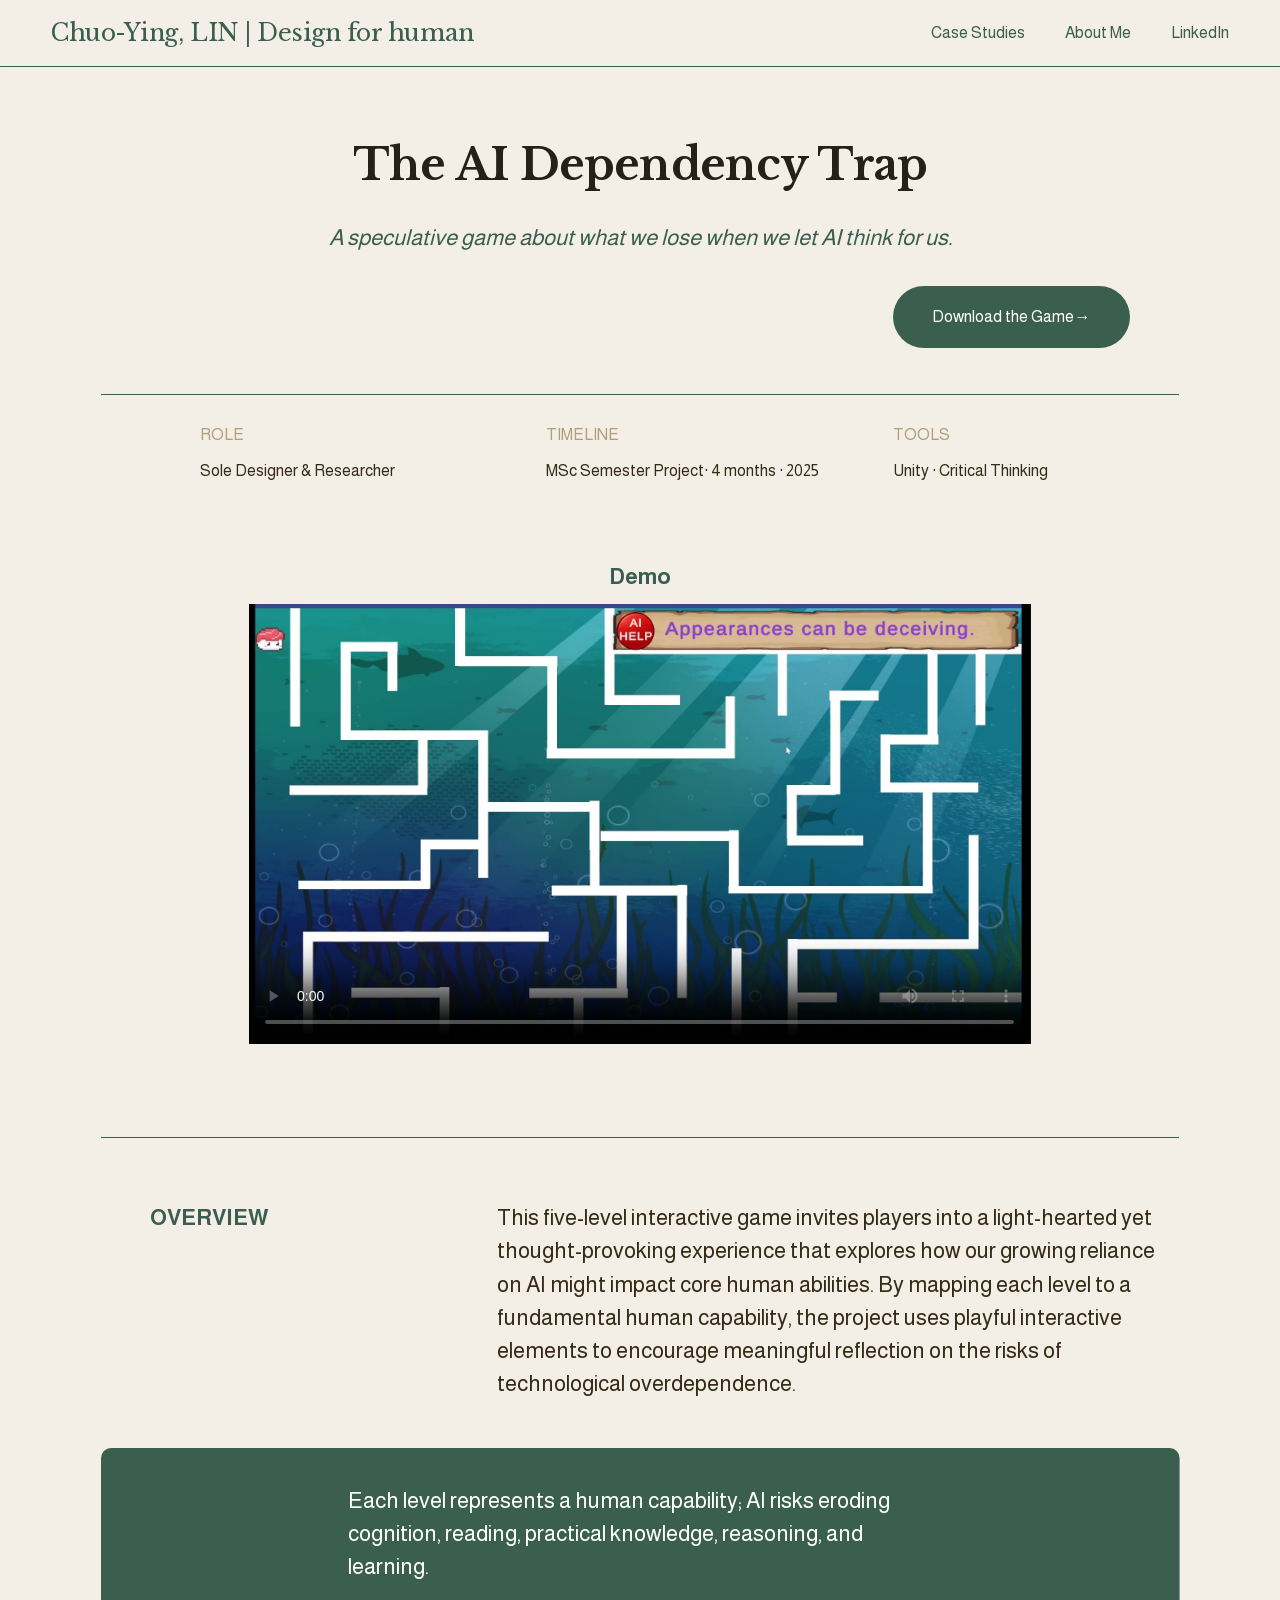
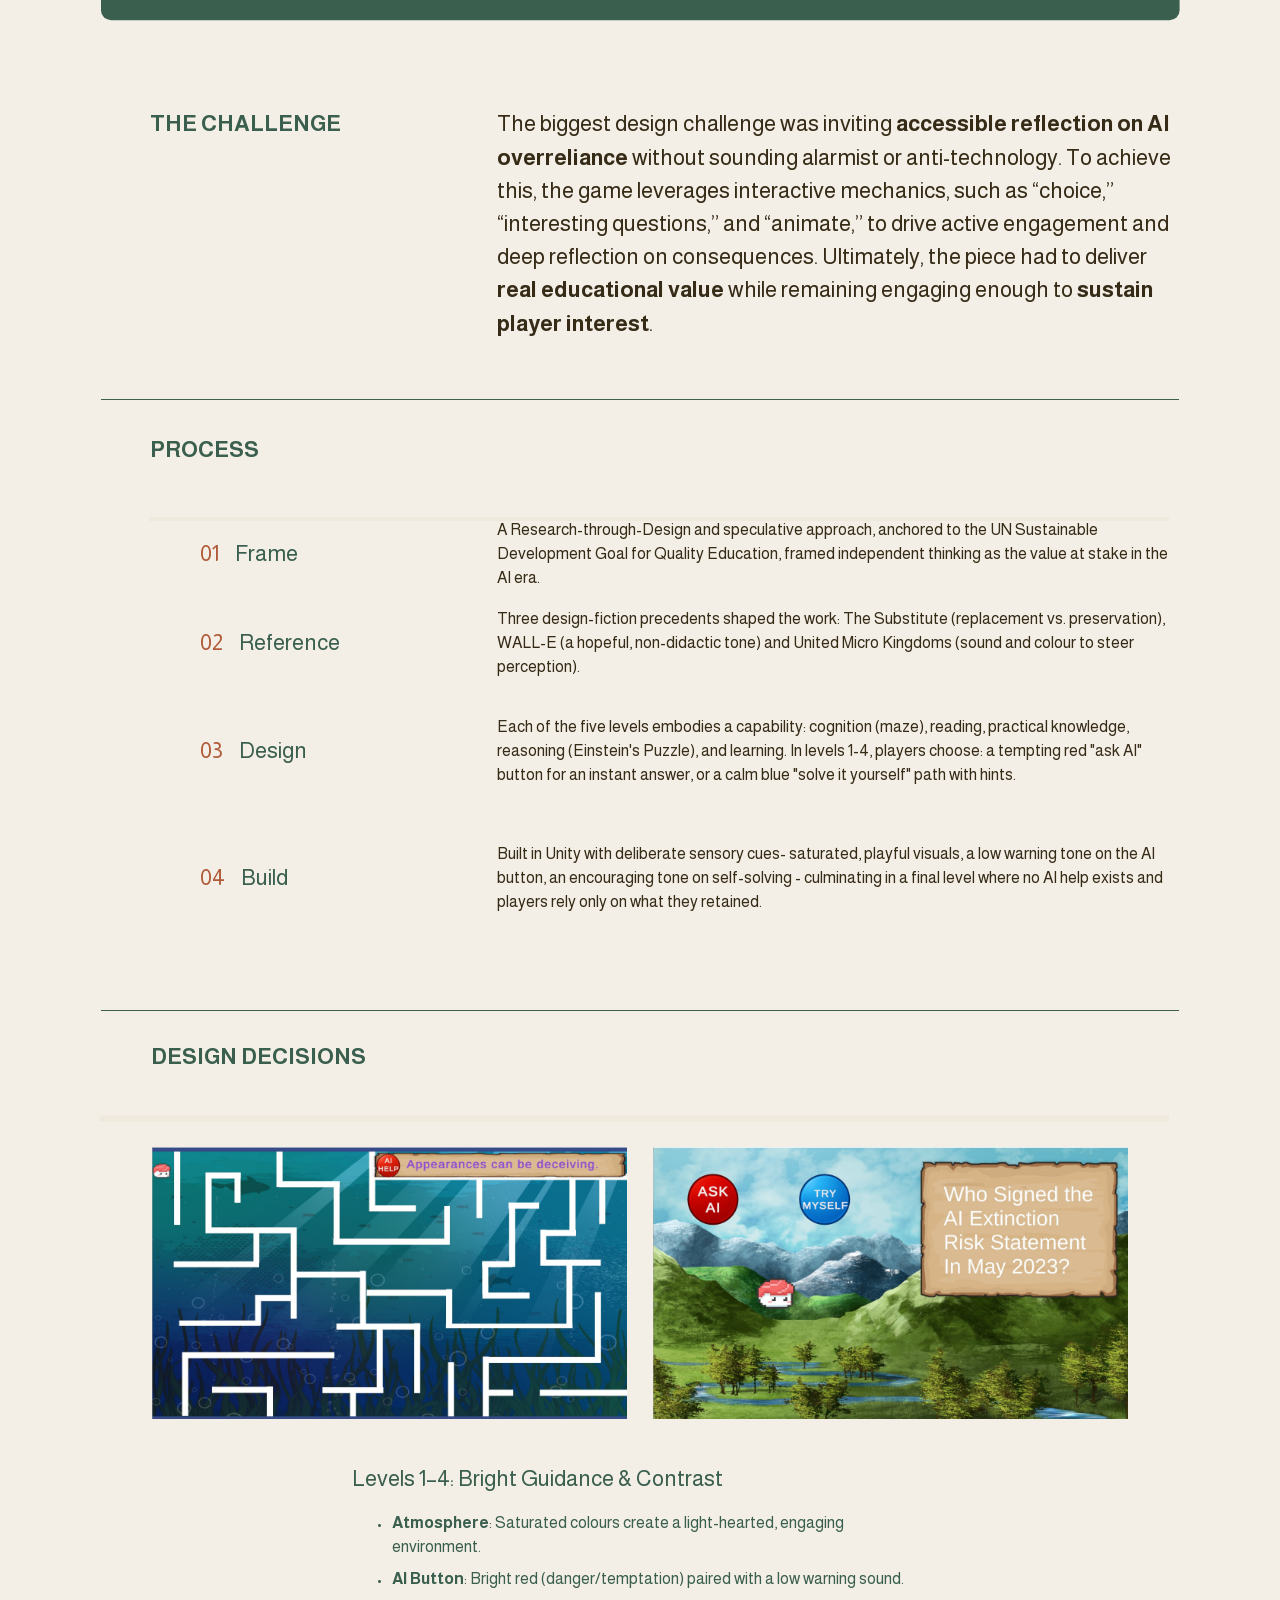
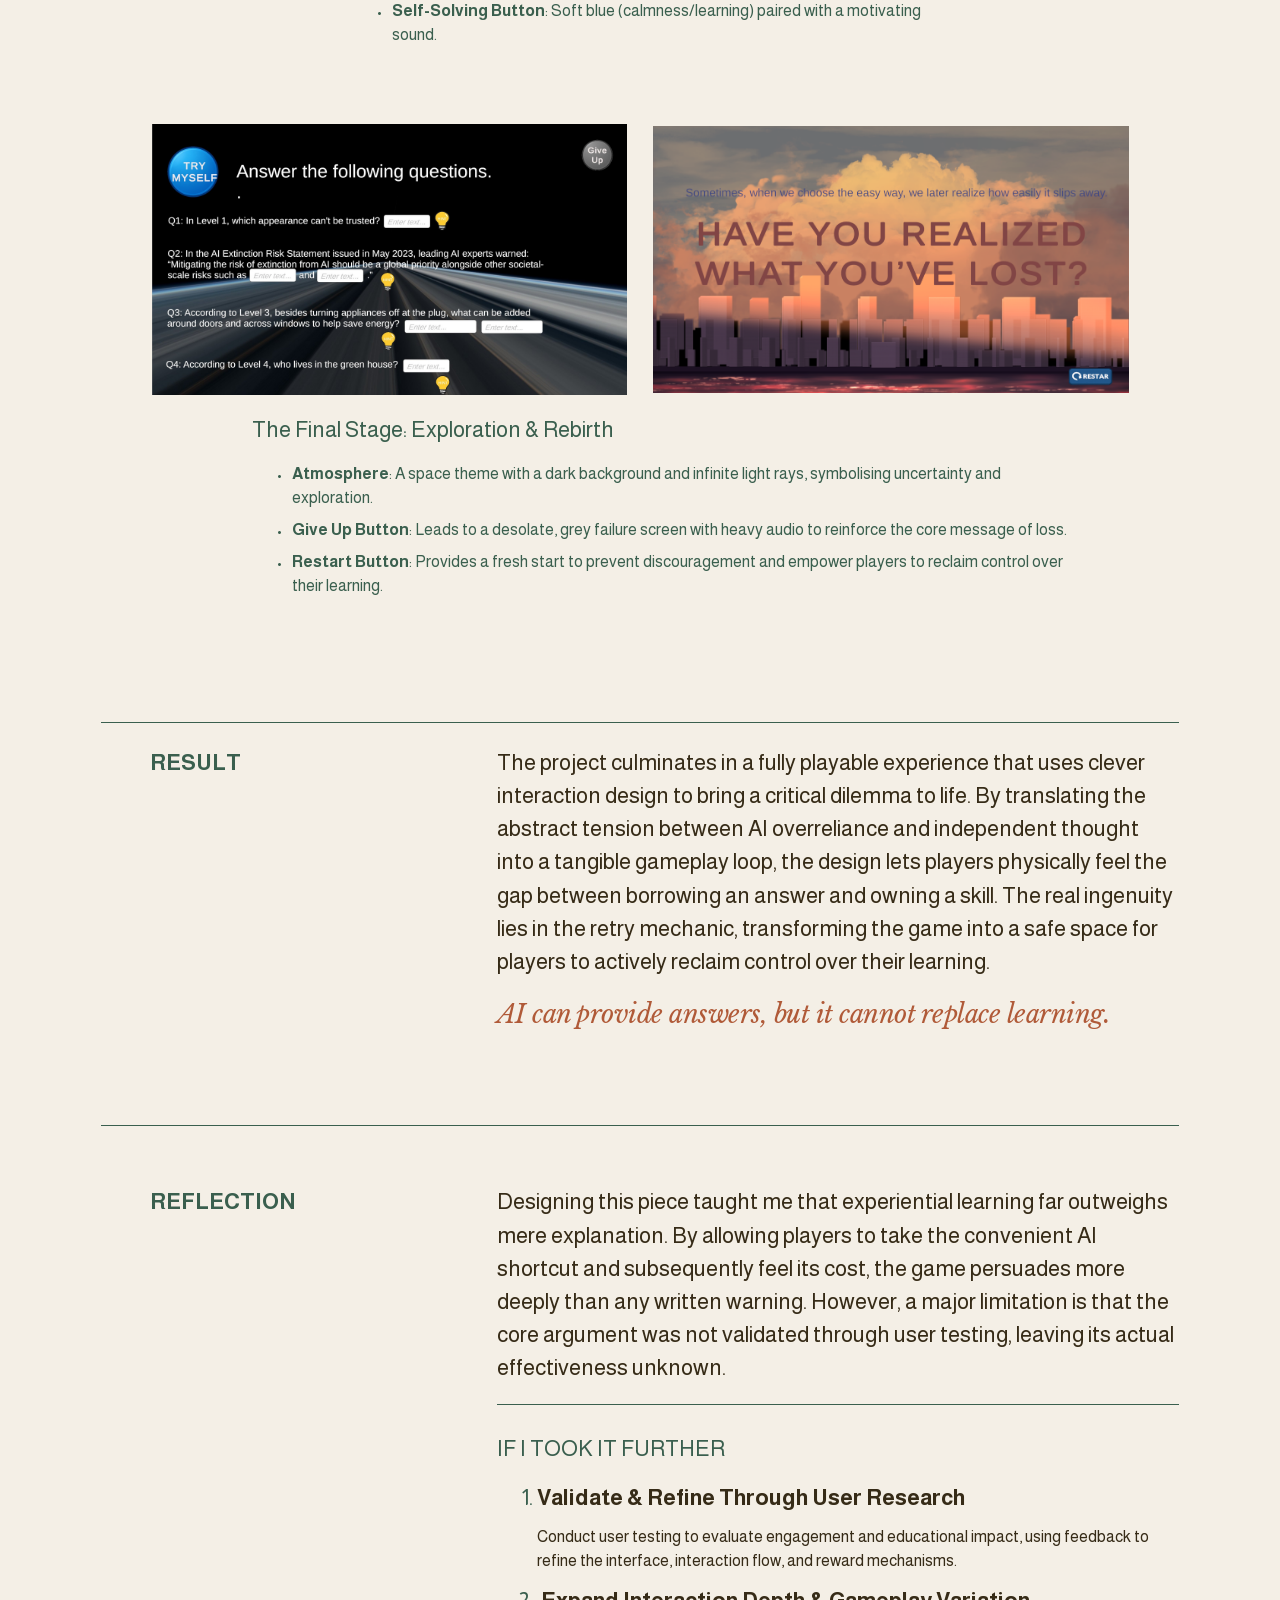
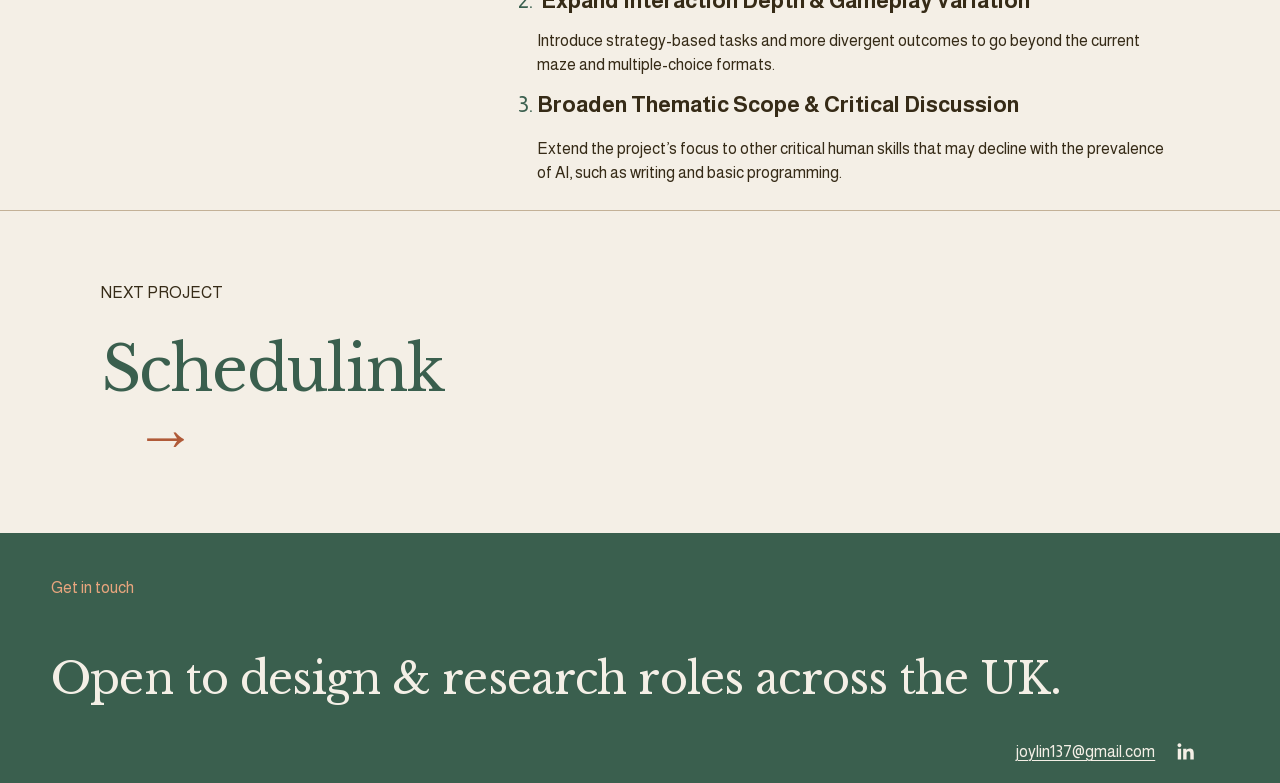
<file: the-ai-dependency-trap.html>
<!DOCTYPE html>

<html lang="en" xmlns:fb="http://www.facebook.com/2008/fbml" xmlns:og="http://opengraphprotocol.org/schema/">
<head>
<meta content="IE=edge,chrome=1" http-equiv="X-UA-Compatible"/>
<meta content="width=device-width, initial-scale=1" name="viewport"/>

<base href=""/>
<meta charset="utf-8"/>
<title>The AI Dependency Trap — Chuo-Ying, LIN | Design for human</title>
<meta content="Sec-CH-UA-Platform-Version, Sec-CH-UA-Model" http-equiv="Accept-CH"/><link href="27d34fd9d0-default-favicon.ico" rel="icon" type="image/x-icon"/>

<meta content="Chuo-Ying, LIN | Design for human" property="og:site_name"/>
<meta content="The AI Dependency Trap — Chuo-Ying, LIN | Design for human" property="og:title"/>

<meta content="website" property="og:type"/>
<meta content="The AI Dependency Trap — Chuo-Ying, LIN | Design for human" itemprop="name"/>
<meta content="https://heron-scarlet-486f.squarespace.com/the-ai-dependency-trap" itemprop="url"/>
<meta content="The AI Dependency Trap — Chuo-Ying, LIN | Design for human" name="twitter:title"/>
<meta content="https://heron-scarlet-486f.squarespace.com/the-ai-dependency-trap" name="twitter:url"/>
<meta content="summary" name="twitter:card"/>
<meta content="" name="description"/>


<style>
/* latin */
@font-face {
  font-family: 'Libre Baskerville';
  font-style: normal;
  font-weight: 400;
  font-display: swap;
  src: url("2a86ee684d-latin.woff2") format('woff2');
  unicode-range: U+0000-00FF, U+0131, U+0152-0153, U+02BB-02BC, U+02C6, U+02DA, U+02DC, U+0304, U+0308, U+0329, U+2000-206F, U+20AC, U+2122, U+2191, U+2193, U+2212, U+2215, U+FEFF, U+FFFD;
}
/* latin-ext */
@font-face {
  font-family: 'Libre Baskerville';
  font-style: normal;
  font-weight: 400;
  font-display: swap;
  src: url("05c8846d68-latin-ext.woff2") format('woff2');
  unicode-range: U+0100-02BA, U+02BD-02C5, U+02C7-02CC, U+02CE-02D7, U+02DD-02FF, U+0304, U+0308, U+0329, U+1D00-1DBF, U+1E00-1E9F, U+1EF2-1EFF, U+2020, U+20A0-20AB, U+20AD-20C0, U+2113, U+2C60-2C7F, U+A720-A7FF;
}
/* latin */
@font-face {
  font-family: 'Libre Baskerville';
  font-style: italic;
  font-weight: 400;
  font-display: swap;
  src: url("f5c833bc6b-latin.woff2") format('woff2');
  unicode-range: U+0000-00FF, U+0131, U+0152-0153, U+02BB-02BC, U+02C6, U+02DA, U+02DC, U+0304, U+0308, U+0329, U+2000-206F, U+20AC, U+2122, U+2191, U+2193, U+2212, U+2215, U+FEFF, U+FFFD;
}
/* latin-ext */
@font-face {
  font-family: 'Libre Baskerville';
  font-style: italic;
  font-weight: 400;
  font-display: swap;
  src: url("65380b8a50-latin-ext.woff2") format('woff2');
  unicode-range: U+0100-02BA, U+02BD-02C5, U+02C7-02CC, U+02CE-02D7, U+02DD-02FF, U+0304, U+0308, U+0329, U+1D00-1DBF, U+1E00-1E9F, U+1EF2-1EFF, U+2020, U+20A0-20AB, U+20AD-20C0, U+2113, U+2C60-2C7F, U+A720-A7FF;
}
/* latin */
@font-face {
  font-family: 'Almarai';
  font-style: normal;
  font-weight: 700;
  font-display: swap;
  src: url("fd59261729-latin.woff2") format('woff2');
  unicode-range: U+0000-00FF, U+0131, U+0152-0153, U+02BB-02BC, U+02C6, U+02DA, U+02DC, U+0304, U+0308, U+0329, U+2000-206F, U+20AC, U+2122, U+2191, U+2193, U+2212, U+2215, U+FEFF, U+FFFD;
}
/* arabic */
@font-face {
  font-family: 'Almarai';
  font-style: normal;
  font-weight: 700;
  font-display: swap;
  src: url("c900087bc6-arabic.woff2") format('woff2');
  unicode-range: U+0600-06FF, U+0750-077F, U+0870-088E, U+0890-0891, U+0897-08E1, U+08E3-08FF, U+200C-200E, U+2010-2011, U+204F, U+2E41, U+FB50-FDFF, U+FE70-FE74, U+FE76-FEFC, U+102E0-102FB, U+10E60-10E7E, U+10EC2-10EC4, U+10EFC-10EFF, U+1EE00-1EE03, U+1EE05-1EE1F, U+1EE21-1EE22, U+1EE24, U+1EE27, U+1EE29-1EE32, U+1EE34-1EE37, U+1EE39, U+1EE3B, U+1EE42, U+1EE47, U+1EE49, U+1EE4B, U+1EE4D-1EE4F, U+1EE51-1EE52, U+1EE54, U+1EE57, U+1EE59, U+1EE5B, U+1EE5D, U+1EE5F, U+1EE61-1EE62, U+1EE64, U+1EE67-1EE6A, U+1EE6C-1EE72, U+1EE74-1EE77, U+1EE79-1EE7C, U+1EE7E, U+1EE80-1EE89, U+1EE8B-1EE9B, U+1EEA1-1EEA3, U+1EEA5-1EEA9, U+1EEAB-1EEBB, U+1EEF0-1EEF1;
}
/* latin */
@font-face {
  font-family: 'Almarai';
  font-style: normal;
  font-weight: 400;
  font-display: swap;
  src: url("6698c12792-latin.woff2") format('woff2');
  unicode-range: U+0000-00FF, U+0131, U+0152-0153, U+02BB-02BC, U+02C6, U+02DA, U+02DC, U+0304, U+0308, U+0329, U+2000-206F, U+20AC, U+2122, U+2191, U+2193, U+2212, U+2215, U+FEFF, U+FFFD;
}
/* arabic */
@font-face {
  font-family: 'Almarai';
  font-style: normal;
  font-weight: 400;
  font-display: swap;
  src: url("5f02bb0fc9-arabic.woff2") format('woff2');
  unicode-range: U+0600-06FF, U+0750-077F, U+0870-088E, U+0890-0891, U+0897-08E1, U+08E3-08FF, U+200C-200E, U+2010-2011, U+204F, U+2E41, U+FB50-FDFF, U+FE70-FE74, U+FE76-FEFC, U+102E0-102FB, U+10E60-10E7E, U+10EC2-10EC4, U+10EFC-10EFF, U+1EE00-1EE03, U+1EE05-1EE1F, U+1EE21-1EE22, U+1EE24, U+1EE27, U+1EE29-1EE32, U+1EE34-1EE37, U+1EE39, U+1EE3B, U+1EE42, U+1EE47, U+1EE49, U+1EE4B, U+1EE4D-1EE4F, U+1EE51-1EE52, U+1EE54, U+1EE57, U+1EE59, U+1EE5B, U+1EE5D, U+1EE5F, U+1EE61-1EE62, U+1EE64, U+1EE67-1EE6A, U+1EE6C-1EE72, U+1EE74-1EE77, U+1EE79-1EE7C, U+1EE7E, U+1EE80-1EE89, U+1EE8B-1EE9B, U+1EEA1-1EEA3, U+1EEA5-1EEA9, U+1EEAB-1EEBB, U+1EEF0-1EEF1;
}
/* latin-ext */
@font-face {
  font-family: 'Libre Baskerville';
  font-style: normal;
  font-weight: 700;
  font-display: swap;
  src: url("0db8cda6ce-latin-ext.woff2") format('woff2');
  unicode-range: U+0100-02BA, U+02BD-02C5, U+02C7-02CC, U+02CE-02D7, U+02DD-02FF, U+0304, U+0308, U+0329, U+1D00-1DBF, U+1E00-1E9F, U+1EF2-1EFF, U+2020, U+20A0-20AB, U+20AD-20C0, U+2113, U+2C60-2C7F, U+A720-A7FF;
}
/* latin */
@font-face {
  font-family: 'Libre Baskerville';
  font-style: normal;
  font-weight: 700;
  font-display: swap;
  src: url("313c40c06b-latin.woff2") format('woff2');
  unicode-range: U+0000-00FF, U+0131, U+0152-0153, U+02BB-02BC, U+02C6, U+02DA, U+02DC, U+0304, U+0308, U+0329, U+2000-206F, U+20AC, U+2122, U+2191, U+2193, U+2212, U+2215, U+FEFF, U+FFFD;
}
</style>










<link href="5c6bf4104c25.css" rel="stylesheet" type="text/css"/>
<link href="fbe416521956.css" rel="stylesheet" type="text/css"/><link href="ed77257f97f5.css" rel="stylesheet" type="text/css"/><link href="5922d072b106.css" rel="stylesheet" type="text/css"/><link href="74c15170ab04.css" rel="stylesheet" type="text/css"/><link href="8441e3e62c55.css" rel="stylesheet" type="text/css"/><link href="683192df95f7.css" rel="stylesheet" type="text/css"/><link href="09b1dc1b3263.css" rel="stylesheet" type="text/css"/><link href="05590d81c155.css" rel="stylesheet" type="text/css"/><link href="92e365e55bc1.css" rel="stylesheet" type="text/css"/>

<link href="static.css?v=20261001-cases-1" rel="stylesheet"/></head>
<body class="tweak-blog-alternating-side-by-side-width-full tweak-blog-alternating-side-by-side-image-aspect-ratio-11-square tweak-blog-alternating-side-by-side-text-alignment-left tweak-blog-alternating-side-by-side-read-more-style-show tweak-blog-alternating-side-by-side-image-text-alignment-middle tweak-blog-alternating-side-by-side-delimiter-bullet tweak-blog-alternating-side-by-side-meta-position-top tweak-blog-alternating-side-by-side-primary-meta-categories tweak-blog-alternating-side-by-side-secondary-meta-date tweak-blog-alternating-side-by-side-excerpt-show image-block-poster-text-alignment-center image-block-card-content-position-center image-block-card-text-alignment-left image-block-overlap-content-position-center image-block-overlap-text-alignment-left image-block-collage-content-position-center image-block-collage-text-alignment-left image-block-stack-text-alignment-left form-use-theme-colors form-field-style-solid form-field-shape-square form-field-border-all form-field-checkbox-type-icon form-field-checkbox-fill-solid form-field-checkbox-color-inverted form-field-checkbox-shape-square form-field-checkbox-layout-stack form-field-radio-type-icon form-field-radio-fill-solid form-field-radio-color-normal form-field-radio-shape-pill form-field-radio-layout-stack form-field-survey-fill-solid form-field-survey-color-normal form-field-survey-shape-pill form-field-hover-focus-outline form-submit-button-style-label tweak-global-animations-complexity-level-detailed tweak-global-animations-animation-style-fade tweak-global-animations-animation-type-none tweak-global-animations-animation-curve-ease tweak-blog-masonry-width-full tweak-blog-masonry-text-alignment-left tweak-blog-masonry-primary-meta-categories tweak-blog-masonry-secondary-meta-date tweak-blog-masonry-meta-position-top tweak-blog-masonry-read-more-style-show tweak-blog-masonry-delimiter-space tweak-blog-masonry-image-placement-above tweak-blog-masonry-excerpt-show tweak-portfolio-grid-overlay-width-full tweak-portfolio-grid-overlay-height-large tweak-portfolio-grid-overlay-image-aspect-ratio-34-three-four-vertical tweak-portfolio-grid-overlay-text-placement-center tweak-portfolio-grid-overlay-show-text-after-hover tweak-blog-single-column-width-full tweak-blog-single-column-text-alignment-center tweak-blog-single-column-image-placement-above tweak-blog-single-column-delimiter-bullet tweak-blog-single-column-read-more-style-show tweak-blog-single-column-primary-meta-date tweak-blog-single-column-secondary-meta-categories tweak-blog-single-column-meta-position-top tweak-blog-single-column-content-title-only header-width-full tweak-fixed-header tweak-fixed-header-style-basic tweak-blog-item-width-medium tweak-blog-item-text-alignment-center tweak-blog-item-meta-position-above-title tweak-blog-item-show-categories tweak-blog-item-show-date tweak-blog-item-delimiter-bullet tweak-blog-side-by-side-width-full tweak-blog-side-by-side-image-placement-left tweak-blog-side-by-side-image-aspect-ratio-11-square tweak-blog-side-by-side-primary-meta-categories tweak-blog-side-by-side-secondary-meta-date tweak-blog-side-by-side-meta-position-top tweak-blog-side-by-side-text-alignment-left tweak-blog-side-by-side-image-text-alignment-middle tweak-blog-side-by-side-read-more-style-show tweak-blog-side-by-side-delimiter-bullet tweak-blog-side-by-side-excerpt-show primary-button-style-solid primary-button-shape-pill secondary-button-style-outline secondary-button-shape-pill tertiary-button-style-outline tertiary-button-shape-square tweak-events-stacked-width-full tweak-events-stacked-height-large tweak-events-stacked-show-thumbnails tweak-events-stacked-thumbnail-size-32-standard tweak-events-stacked-date-style-with-text tweak-events-stacked-show-time tweak-events-stacked-show-location tweak-events-stacked-show-excerpt tweak-blog-basic-grid-width-inset tweak-blog-basic-grid-image-aspect-ratio-32-standard tweak-blog-basic-grid-text-alignment-left tweak-blog-basic-grid-delimiter-bullet tweak-blog-basic-grid-image-placement-above tweak-blog-basic-grid-read-more-style-show tweak-blog-basic-grid-primary-meta-date tweak-blog-basic-grid-secondary-meta-categories tweak-blog-basic-grid-excerpt-show tweak-portfolio-grid-basic-width-full tweak-portfolio-grid-basic-height-large tweak-portfolio-grid-basic-image-aspect-ratio-11-square tweak-portfolio-grid-basic-text-alignment-left tweak-portfolio-grid-basic-hover-effect-fade header-overlay-alignment-center tweak-portfolio-index-background-link-format-stacked tweak-portfolio-index-background-width-full tweak-portfolio-index-background-height-large tweak-portfolio-index-background-vertical-alignment-middle tweak-portfolio-index-background-horizontal-alignment-center tweak-portfolio-index-background-delimiter-none tweak-portfolio-index-background-animation-type-fade tweak-portfolio-index-background-animation-duration-medium tweak-portfolio-hover-follow-layout-inline tweak-portfolio-hover-follow-delimiter-bullet tweak-portfolio-hover-follow-animation-type-fade tweak-portfolio-hover-follow-animation-duration-fast tweak-portfolio-hover-static-layout-inline tweak-portfolio-hover-static-front tweak-portfolio-hover-static-delimiter-hyphen tweak-portfolio-hover-static-animation-type-fade tweak-portfolio-hover-static-animation-duration-fast hide-opentable-icons opentable-style-dark tweak-product-quick-view-button-style-floating tweak-product-quick-view-button-position-bottom tweak-product-quick-view-lightbox-excerpt-display-truncate tweak-product-quick-view-lightbox-show-arrows tweak-product-quick-view-lightbox-show-close-button tweak-product-quick-view-lightbox-controls-weight-light native-currency-code-gbp collection-type-page collection-6a3d1e51a0a43238b6adc815 collection-layout-default mobile-style-available sqs-seven-one static-portfolio" id="collection-6a3d1e51a0a43238b6adc815" tabindex="-1">
<div class="clearfix site-wrapper" id="siteWrapper">

<header class="header theme-col--primary" data-header-style="solid" data-section-id="header" data-section-theme="" id="header" style="
      
        --headerDropShadowColor: hsla(37.89, 37%, 90%, 1);
      
      
        --headerBorderColor: hsla(var(--black-hsl), 1);
      
      
        --solidHeaderBackgroundColor: hsla(var(--accent-hsl), 1);
      
      
        --solidHeaderNavigationColor: hsla(var(--black-hsl), 1);
      
      
        --gradientHeaderBackgroundColor: hsla(var(--accent-hsl), 1);
      
      
        --gradientHeaderNavigationColor: hsla(var(--black-hsl), 1);
      
    " tabindex="-1">
<svg style="display:none" viewbox="0 0 22 22" xmlns="http://www.w3.org/2000/svg">
<symbol id="circle">
<path d="M11.5 17C14.5376 17 17 14.5376 17 11.5C17 8.46243 14.5376 6 11.5 6C8.46243 6 6 8.46243 6 11.5C6 14.5376 8.46243 17 11.5 17Z" fill="none"></path>
</symbol>
<symbol id="circleFilled">
<path d="M11.5 17C14.5376 17 17 14.5376 17 11.5C17 8.46243 14.5376 6 11.5 6C8.46243 6 6 8.46243 6 11.5C6 14.5376 8.46243 17 11.5 17Z"></path>
</symbol>
<symbol id="dash">
<path d="M11 11H19H3"></path>
</symbol>
<symbol id="squareFilled">
<rect height="11" width="11" x="6" y="6"></rect>
</symbol>
<symbol id="square">
<rect fill="none" height="9" stroke="inherit" width="9" x="7" y="7"></rect>
</symbol>
<symbol id="plus">
<path d="M11 3V19"></path>
<path d="M19 11L3 11"></path>
</symbol>
<symbol id="closedArrow">
<path d="M11 11V2M11 18.1797L17 11.1477L5 11.1477L11 18.1797Z" fill="none"></path>
</symbol>
<symbol id="closedArrowFilled">
<path d="M11 11L11 2" fill="none" stroke="inherit"></path>
<path clip-rule="evenodd" d="M2.74695 9.38428L19.038 9.38428L10.8925 19.0846L2.74695 9.38428Z" fill-rule="evenodd" stroke-width="1"></path>
</symbol>
<symbol id="closedArrowHead" viewbox="0 0 22 22" xmlns="http://www.w3.org/2000/symbol">
<path d="M18 7L11 15L4 7L18 7Z" fill="none" stroke="inherit"></path>
</symbol>
<symbol id="closedArrowHeadFilled" viewbox="0 0 22 22" xmlns="http://www.w3.org/2000/symbol">
<path d="M18.875 6.5L11 15.5L3.125 6.5L18.875 6.5Z"></path>
</symbol>
<symbol id="openArrow">
<path d="M11 18.3591L11 3" fill="none" stroke="inherit"></path>
<path d="M18 11.5L11 18.5L4 11.5" fill="none" stroke="inherit"></path>
</symbol>
<symbol id="openArrowHead">
<path d="M18 7L11 14L4 7" fill="none"></path>
</symbol>
<symbol id="pinchedArrow">
<path d="M11 17.3591L11 2" fill="none"></path>
<path d="M2 11C5.85455 12.2308 8.81818 14.9038 11 18C13.1818 14.8269 16.1455 12.1538 20 11" fill="none"></path>
</symbol>
<symbol id="pinchedArrowFilled">
<path d="M11.05 10.4894C7.04096 8.73759 1.05005 8 1.05005 8C6.20459 11.3191 9.41368 14.1773 11.05 21C12.6864 14.0851 15.8955 11.227 21.05 8C21.05 8 15.0591 8.73759 11.05 10.4894Z" stroke-width="1"></path>
<path d="M11 11L11 1" fill="none"></path>
</symbol>
<symbol id="pinchedArrowHead">
<path d="M2 7.24091C5.85455 8.40454 8.81818 10.9318 11 13.8591C13.1818 10.8591 16.1455 8.33181 20 7.24091" fill="none"></path>
</symbol>
<symbol id="pinchedArrowHeadFilled">
<path d="M11.05 7.1591C7.04096 5.60456 1.05005 4.95001 1.05005 4.95001C6.20459 7.89547 9.41368 10.4318 11.05 16.4864C12.6864 10.35 15.8955 7.81365 21.05 4.95001C21.05 4.95001 15.0591 5.60456 11.05 7.1591Z"></path>
</symbol>
</svg>
<div class="sqs-announcement-bar-dropzone"></div>
<div class="header-announcement-bar-wrapper">
<a class="header-skip-link sqs-button-element--primary" href="#page">
        Skip to Content
      </a>
<style>
    @supports (-webkit-backdrop-filter: none) or (backdrop-filter: none) {
        .header-blur-background {

-webkit-backdrop-filter: blur(12px);
backdrop-filter: blur(12px);


        }
    }
</style>
<div class="header-border" data-header-border="true" data-header-style="solid" style="


  
    border-width: 0px 0px 1px 0px !important;
  



"></div>
<div class="header-dropshadow" data-header-dropshadow="true" data-header-style="solid" style="
  box-shadow: 0px 5px 5px 0px;
"></div>
<div>
<div class="header-background-solid" data-header-style="solid" style="opacity: calc(100 * .01)"></div>
</div>
<div class="header-inner container--fluid header-mobile-layout-logo-left-nav-right header-layout-nav-right">

<div class="header-background theme-bg--primary"></div>
<div class="header-display-desktop">


<div class="header-title-nav-wrapper">

<div class="header-title">
<div class="header-title-text">
<a href="index.html" id="site-title">Chuo-Ying, LIN | Design for human</a>
</div>
</div>

<div class="header-nav">
<div class="header-nav-wrapper">
<nav class="header-nav-list">
<div class="header-nav-item header-nav-item--collection header-nav-item--homepage">
<a href="index.html">
        Case Studies
      </a>
</div>
<div class="header-nav-item header-nav-item--collection">
<a href="about-me.html">
        About Me
      </a>
</div>
<div class="header-nav-item header-nav-item--external">
<a href="https://www.linkedin.com/in/chuo-ying-lin-6216887a/" rel="noopener noreferrer" target="_blank">LinkedIn</a>
</div>
</nav>
</div>
</div>
</div>

<div class="header-actions header-actions--right">
<div class="showOnMobile">
</div>
<div class="showOnDesktop">
</div>
</div>
<style>
  .top-bun, 
  .patty, 
  .bottom-bun {
    height: 1px;
  }
</style>

<div class="header-burger menu-overlay-does-not-have-visible-non-navigation-items no-actions">
<button class="header-burger-btn burger">
<span class="js-header-burger-open-title visually-hidden" hidden="">Open Menu</span>
<span class="js-header-burger-close-title visually-hidden" hidden="">Close Menu</span>
<div class="burger-box">
<div class="burger-inner header-menu-icon-doubleLineHamburger">
<div class="top-bun"></div>
<div class="patty"></div>
<div class="bottom-bun"></div>
</div>
</div>
</button>
</div>
</div>
<div class="header-display-mobile">


<div class="header-title-nav-wrapper">

<div class="header-title">
<div class="header-title-text">
<a href="index.html" id="site-title">Chuo-Ying, LIN | Design for human</a>
</div>
</div>

<div class="header-nav">
<div class="header-nav-wrapper">
<nav class="header-nav-list">
<div class="header-nav-item header-nav-item--collection header-nav-item--homepage">
<a href="index.html">
        Case Studies
      </a>
</div>
<div class="header-nav-item header-nav-item--collection">
<a href="about-me.html">
        About Me
      </a>
</div>
<div class="header-nav-item header-nav-item--external">
<a href="https://www.linkedin.com/in/chuo-ying-lin-6216887a/" rel="noopener noreferrer" target="_blank">LinkedIn</a>
</div>
</nav>
</div>
</div>
</div>

<div class="header-actions header-actions--right">
<div class="showOnMobile">
</div>
<div class="showOnDesktop">
</div>
</div>
<style>
  .top-bun, 
  .patty, 
  .bottom-bun {
    height: 1px;
  }
</style>

<div class="header-burger menu-overlay-does-not-have-visible-non-navigation-items no-actions">
<button class="header-burger-btn burger">
<span class="js-header-burger-open-title visually-hidden" hidden="">Open Menu</span>
<span class="js-header-burger-close-title visually-hidden" hidden="">Close Menu</span>
<div class="burger-box">
<div class="burger-inner header-menu-icon-doubleLineHamburger">
<div class="top-bun"></div>
<div class="patty"></div>
<div class="bottom-bun"></div>
</div>
</div>
</button>
</div>
</div>
</div>
</div>

<div class="header-menu header-menu--folder-list white" data-section-id="overlay-nav" data-section-theme="white">
<div class="header-menu-bg theme-bg--primary"></div>
<div class="header-menu-nav">
<nav class="header-menu-nav-list">
<div class="header-menu-nav-folder" data-folder="root">
<div class="header-menu-nav-folder-content">

<div class="header-menu-nav-wrapper">
<div class="container header-menu-nav-item header-menu-nav-item--collection header-menu-nav-item--homepage">
<a href="index.html">
<div class="header-menu-nav-item-content">
Case Studies
</div>
</a>
</div>
<div class="container header-menu-nav-item header-menu-nav-item--collection">
<a href="about-me.html">
<div class="header-menu-nav-item-content">
About Me
</div>
</a>
</div>
<div class="container header-menu-nav-item header-menu-nav-item--external">
<a href="https://www.linkedin.com/in/chuo-ying-lin-6216887a/" rel="noopener noreferrer" target="_blank">LinkedIn</a>
</div>
</div>
</div>
</div>
</nav>
</div>
</div>

</header>
<main class="container" id="page" role="main">
<article class="page-regions" id="page-regions">
<section class="region">
<section class="page-section full-bleed-section layout-engine-section background-width--full-bleed section-height--custom content-width--wide horizontal-alignment--center vertical-alignment--middle white" data-section-id="6a3d1e51a0a43238b6adc819" data-section-theme="white" style="min-height: 1vh;">
<div class="section-border">
<div class="section-background">
</div>
</div>
<div class="content-wrapper" style="
      
        
          
          padding-top: calc(1vmax / 10); padding-bottom: calc(1vmax / 10);
        
      
    ">
<div class="content">
<div data-fluid-engine="true"><style>

.fe-6a3d1e51a0a43238b6adc818 {
  --grid-gutter: calc(var(--sqs-mobile-site-gutter, 6vw) - 11.0px);
  --cell-max-width: calc( ( var(--sqs-site-max-width, 1500px) - (11.0px * (8 - 1)) ) / 8 );

  display: grid;
  position: relative;
  grid-area: 1/1/-1/-1;
  grid-template-rows: repeat(9,minmax(24px, auto));
  grid-template-columns:
    minmax(var(--grid-gutter), 1fr)
    repeat(8, minmax(0, var(--cell-max-width)))
    minmax(var(--grid-gutter), 1fr);
  row-gap: 11.0px;
  column-gap: 11.0px;
  overflow-x: hidden;
  overflow-x: clip;
}

@media (min-width: 768px) {
  .background-width--inset .fe-6a3d1e51a0a43238b6adc818 {
    --inset-padding: calc(var(--sqs-site-gutter) * 2);
  }

  .fe-6a3d1e51a0a43238b6adc818 {
    --grid-gutter: calc(var(--sqs-site-gutter, 4vw) - 11.0px);
    --cell-max-width: calc( ( var(--sqs-site-max-width, 1500px) - (11.0px * (24 - 1)) ) / 24 );
    --inset-padding: 0vw;

    --row-height-scaling-factor: 0.0215;
    --container-width: min(var(--sqs-site-max-width, 1500px), calc(100vw - var(--sqs-site-gutter, 4vw) * 2 - var(--inset-padding) ));

    grid-template-rows: repeat(9,minmax(calc(var(--container-width) * var(--row-height-scaling-factor)), auto));
    grid-template-columns:
      minmax(var(--grid-gutter), 1fr)
      repeat(24, minmax(0, var(--cell-max-width)))
      minmax(var(--grid-gutter), 1fr);
  }
}


  .fe-block-f5d0814c11f00c044b67 {
    grid-area: 2/2/7/10;
    z-index: 0;

    @media (max-width: 767px) {
      
      
    }
  }

  .fe-block-f5d0814c11f00c044b67 .sqs-block {
    justify-content: flex-start;
  }

  .fe-block-f5d0814c11f00c044b67 .sqs-block-alignment-wrapper {
    align-items: flex-start;
  }

  @media (min-width: 768px) {
    .fe-block-f5d0814c11f00c044b67 {
      grid-area: 3/7/7/21;
      z-index: 0;

      

      
    }

    .fe-block-f5d0814c11f00c044b67 .sqs-block {
      justify-content: flex-start;
    }

    .fe-block-f5d0814c11f00c044b67 .sqs-block-alignment-wrapper {
      align-items: flex-start;
    }
  }

  .fe-block-b0dfde024bd9ad72ca1a {
    grid-area: 7/2/9/10;
    z-index: 4;

    @media (max-width: 767px) {
      
        
      
      
    }
  }

  .fe-block-b0dfde024bd9ad72ca1a .sqs-block {
    justify-content: center;
  }

  .fe-block-b0dfde024bd9ad72ca1a .sqs-block-alignment-wrapper {
    align-items: center;
  }

  @media (min-width: 768px) {
    .fe-block-b0dfde024bd9ad72ca1a {
      grid-area: 7/19/9/24;
      z-index: 4;

      
        
      

      
    }

    .fe-block-b0dfde024bd9ad72ca1a .sqs-block {
      justify-content: center;
    }

    .fe-block-b0dfde024bd9ad72ca1a .sqs-block-alignment-wrapper {
      align-items: center;
    }
  }

</style><div class="fluid-engine fe-6a3d1e51a0a43238b6adc818"><div class="fe-block fe-block-f5d0814c11f00c044b67"><div class="sqs-block website-component-block sqs-block-website-component sqs-block-html html-block" data-definition-name="website.components.html" id="block-f5d0814c11f00c044b67"><div class="sqs-block-content"><div class="sqs-text-block-container">
<div class="sqs-html-content"><h2 data-rte-preserve-empty="true" style="text-align: center; ; white-space:pre-wrap;"><span class="sqsrte-text-color--custom" style="color: #262019;"><strong>The AI Dependency Trap</strong></span></h2><p class="sqsrte-large" data-rte-preserve-empty="true" style="text-align: center; ; white-space:pre-wrap;"><em>A speculative game about what we lose when we let AI think for us.</em></p></div>
<style id="container-styles">#block-f5d0814c11f00c044b67 {
    
    --stroke-style: none;--stroke-thickness: 6px;
    
      
      
      
    



  }

  #block-f5d0814c11f00c044b67 .sqs-html-content {
    
    --tweak-text-block-padding: 6% 6% 6% 6%;
  --tweak-text-block-padding: initial;
}

  .fe-block-f5d0814c11f00c044b67 {
      mix-blend-mode: var(--tweak-text-block-blend
  );
      border-radius: var(--tweak-text-block-radius);
  }

  
  
.fe-block-f5d0814c11f00c044b67 {
      --tweak-text-block-radius: 0px 0px 0px 0px;
    }


  
  .fe-block-f5d0814c11f00c044b67 {
      --tweak-text-block-blend
  : normal;
    }
  

  .fe-block-f5d0814c11f00c044b67 {
    --blur-value: blur(15px);}

</style>
<style id="override-container-styles">
    @media screen and (max-width: 767px) {
          


#block-f5d0814c11f00c044b67 {

}
        }
    
  
    @media screen and (max-width: 767px) {
          #block-f5d0814c11f00c044b67 .sqs-html-content {

}
        }
    
  @media screen and (max-width: 767px) {
          
          

          
          
          
        }</style>
<style class="transform-overrides-vars">
</style>
</div>
</div></div></div><div class="fe-block fe-block-b0dfde024bd9ad72ca1a"><div class="sqs-block website-component-block sqs-block-website-component sqs-block-button button-block" data-definition-name="website.components.button" id="block-b0dfde024bd9ad72ca1a"><div class="sqs-block-content">
<div class="sqs-block-button-container sqs-button-block-container-system_desktop sqs-block-button-container--center sqs-stretched" data-button-type="primary">
<a class="sqs-block-button-element--medium sqs-button-element--primary sqs-block-button-element" href="https://www.dropbox.com/scl/fi/wb5lfv4eqfxwriu7jkkjm/The-AI-Dependency-Trap-Demo.zip?rlkey=5naj978okntzfp9b4jjktv8cn&amp;dl=0" rel="noopener noreferrer" target="_blank">
    Download the Game→
  </a>
</div>
<style>
  #block-b0dfde024bd9ad72ca1a {
    --sqs-block-content-flex: 1;
  }

  
  
    
      
      
    
      
      
        
      
    
  
</style>
<style class="transform-vars">
    .fe-block-b0dfde024bd9ad72ca1a {
      --opacity: 100%;
      --translate-x: 0px;
      --translate-y: 0px;
      --rotation: 0deg;
      --scale-x: 100%;
      --scale-y: 100%;
      --skew-x: 0deg;
      --skew-y: 0deg;
      --origin-x: 50%;
      --origin-y: 50%;
      --block-transform: none;

      opacity: var(--opacity, 1);
      transform: var(--block-transform);
      transform-origin: var(--origin-x) var(--origin-y);
    }
  </style><style class="transform-overrides-vars">
</style>
</div></div></div></div></div>
</div>
</div>
</section>
<section class="page-section full-bleed-section layout-engine-section background-width--full-bleed section-height--custom content-width--wide horizontal-alignment--center vertical-alignment--middle white" data-section-id="6a3d1e51a0a43238b6adc81d" data-section-theme="white" style="min-height: 1vh;">
<div class="section-border">
<div class="section-background">
</div>
</div>
<div class="content-wrapper" style="
      
        
          
          padding-top: calc(1vmax / 10); padding-bottom: calc(1vmax / 10);
        
      
    ">
<div class="content">
<div data-fluid-engine="true"><style>

.fe-6a3d1e51a0a43238b6adc81c {
  --grid-gutter: calc(var(--sqs-mobile-site-gutter, 6vw) - 11.0px);
  --cell-max-width: calc( ( var(--sqs-site-max-width, 1500px) - (11.0px * (8 - 1)) ) / 8 );

  display: grid;
  position: relative;
  grid-area: 1/1/-1/-1;
  grid-template-rows: repeat(18,minmax(24px, auto));
  grid-template-columns:
    minmax(var(--grid-gutter), 1fr)
    repeat(8, minmax(0, var(--cell-max-width)))
    minmax(var(--grid-gutter), 1fr);
  row-gap: 11.0px;
  column-gap: 11.0px;
  overflow-x: hidden;
  overflow-x: clip;
}

@media (min-width: 768px) {
  .background-width--inset .fe-6a3d1e51a0a43238b6adc81c {
    --inset-padding: calc(var(--sqs-site-gutter) * 2);
  }

  .fe-6a3d1e51a0a43238b6adc81c {
    --grid-gutter: calc(var(--sqs-site-gutter, 4vw) - 11.0px);
    --cell-max-width: calc( ( var(--sqs-site-max-width, 1500px) - (11.0px * (24 - 1)) ) / 24 );
    --inset-padding: 0vw;

    --row-height-scaling-factor: 0.0215;
    --container-width: min(var(--sqs-site-max-width, 1500px), calc(100vw - var(--sqs-site-gutter, 4vw) * 2 - var(--inset-padding) ));

    grid-template-rows: repeat(20,minmax(calc(var(--container-width) * var(--row-height-scaling-factor)), auto));
    grid-template-columns:
      minmax(var(--grid-gutter), 1fr)
      repeat(24, minmax(0, var(--cell-max-width)))
      minmax(var(--grid-gutter), 1fr);
  }
}


  .fe-block-33241dd5effdf2f60281 {
    grid-area: 1/2/2/10;
    z-index: 2;

    @media (max-width: 767px) {
      
        
      
      
    }
  }

  .fe-block-33241dd5effdf2f60281 .sqs-block {
    justify-content: center;
  }

  .fe-block-33241dd5effdf2f60281 .sqs-block-alignment-wrapper {
    align-items: center;
  }

  @media (min-width: 768px) {
    .fe-block-33241dd5effdf2f60281 {
      grid-area: 1/3/2/25;
      z-index: 2;

      
        
      

      
    }

    .fe-block-33241dd5effdf2f60281 .sqs-block {
      justify-content: flex-start;
    }

    .fe-block-33241dd5effdf2f60281 .sqs-block-alignment-wrapper {
      align-items: flex-start;
    }
  }

  .fe-block-673fa09523591d2e6985 {
    grid-area: 2/2/3/10;
    z-index: 3;

    @media (max-width: 767px) {
      
        
      
      
    }
  }

  .fe-block-673fa09523591d2e6985 .sqs-block {
    justify-content: flex-start;
  }

  .fe-block-673fa09523591d2e6985 .sqs-block-alignment-wrapper {
    align-items: flex-start;
  }

  @media (min-width: 768px) {
    .fe-block-673fa09523591d2e6985 {
      grid-area: 2/5/3/11;
      z-index: 3;

      
        
      

      
    }

    .fe-block-673fa09523591d2e6985 .sqs-block {
      justify-content: flex-start;
    }

    .fe-block-673fa09523591d2e6985 .sqs-block-alignment-wrapper {
      align-items: flex-start;
    }
  }

  .fe-block-ad0ceafe48098625e920 {
    grid-area: 3/2/4/10;
    z-index: 4;

    @media (max-width: 767px) {
      
        
      
      
    }
  }

  .fe-block-ad0ceafe48098625e920 .sqs-block {
    justify-content: flex-start;
  }

  .fe-block-ad0ceafe48098625e920 .sqs-block-alignment-wrapper {
    align-items: flex-start;
  }

  @media (min-width: 768px) {
    .fe-block-ad0ceafe48098625e920 {
      grid-area: 3/5/4/12;
      z-index: 4;

      
        
      

      
    }

    .fe-block-ad0ceafe48098625e920 .sqs-block {
      justify-content: flex-start;
    }

    .fe-block-ad0ceafe48098625e920 .sqs-block-alignment-wrapper {
      align-items: flex-start;
    }
  }

  .fe-block-09e251a895a6880f4fba {
    grid-area: 5/2/6/10;
    z-index: 4;

    @media (max-width: 767px) {
      
        
      
      
    }
  }

  .fe-block-09e251a895a6880f4fba .sqs-block {
    justify-content: flex-start;
  }

  .fe-block-09e251a895a6880f4fba .sqs-block-alignment-wrapper {
    align-items: flex-start;
  }

  @media (min-width: 768px) {
    .fe-block-09e251a895a6880f4fba {
      grid-area: 2/12/3/18;
      z-index: 4;

      
        
      

      
    }

    .fe-block-09e251a895a6880f4fba .sqs-block {
      justify-content: flex-start;
    }

    .fe-block-09e251a895a6880f4fba .sqs-block-alignment-wrapper {
      align-items: flex-start;
    }
  }

  .fe-block-3ef60f29095554481860 {
    grid-area: 6/2/7/10;
    z-index: 5;

    @media (max-width: 767px) {
      
        
      
      
    }
  }

  .fe-block-3ef60f29095554481860 .sqs-block {
    justify-content: flex-start;
  }

  .fe-block-3ef60f29095554481860 .sqs-block-alignment-wrapper {
    align-items: flex-start;
  }

  @media (min-width: 768px) {
    .fe-block-3ef60f29095554481860 {
      grid-area: 3/12/4/18;
      z-index: 5;

      
        
      

      
    }

    .fe-block-3ef60f29095554481860 .sqs-block {
      justify-content: flex-start;
    }

    .fe-block-3ef60f29095554481860 .sqs-block-alignment-wrapper {
      align-items: flex-start;
    }
  }

  .fe-block-0d8d6293300932bc324f {
    grid-area: 8/2/9/10;
    z-index: 5;

    @media (max-width: 767px) {
      
        
      
      
    }
  }

  .fe-block-0d8d6293300932bc324f .sqs-block {
    justify-content: flex-start;
  }

  .fe-block-0d8d6293300932bc324f .sqs-block-alignment-wrapper {
    align-items: flex-start;
  }

  @media (min-width: 768px) {
    .fe-block-0d8d6293300932bc324f {
      grid-area: 2/19/3/25;
      z-index: 5;

      
        
      

      
    }

    .fe-block-0d8d6293300932bc324f .sqs-block {
      justify-content: flex-start;
    }

    .fe-block-0d8d6293300932bc324f .sqs-block-alignment-wrapper {
      align-items: flex-start;
    }
  }

  .fe-block-a386d208626afc8a3591 {
    grid-area: 9/2/10/10;
    z-index: 5;

    @media (max-width: 767px) {
      
        
      
      
    }
  }

  .fe-block-a386d208626afc8a3591 .sqs-block {
    justify-content: flex-start;
  }

  .fe-block-a386d208626afc8a3591 .sqs-block-alignment-wrapper {
    align-items: flex-start;
  }

  @media (min-width: 768px) {
    .fe-block-a386d208626afc8a3591 {
      grid-area: 3/19/4/25;
      z-index: 5;

      
        
      

      
    }

    .fe-block-a386d208626afc8a3591 .sqs-block {
      justify-content: flex-start;
    }

    .fe-block-a386d208626afc8a3591 .sqs-block-alignment-wrapper {
      align-items: flex-start;
    }
  }

  .fe-block-yui_3_17_2_1_1782850200863_139949 {
    grid-area: 10/2/12/10;
    z-index: 6;

    @media (max-width: 767px) {
      
        
      
      
    }
  }

  .fe-block-yui_3_17_2_1_1782850200863_139949 .sqs-block {
    justify-content: flex-end;
  }

  .fe-block-yui_3_17_2_1_1782850200863_139949 .sqs-block-alignment-wrapper {
    align-items: flex-end;
  }

  @media (min-width: 768px) {
    .fe-block-yui_3_17_2_1_1782850200863_139949 {
      grid-area: 5/5/7/23;
      z-index: 6;

      
        
      

      
    }

    .fe-block-yui_3_17_2_1_1782850200863_139949 .sqs-block {
      justify-content: flex-end;
    }

    .fe-block-yui_3_17_2_1_1782850200863_139949 .sqs-block-alignment-wrapper {
      align-items: flex-end;
    }
  }

  .fe-block-43d776dc6c2f2e6893e9 {
    grid-area: 12/2/19/10;
    z-index: 1;

    @media (max-width: 767px) {
      
      
    }
  }

  .fe-block-43d776dc6c2f2e6893e9 .sqs-block {
    justify-content: flex-start;
  }

  .fe-block-43d776dc6c2f2e6893e9 .sqs-block-alignment-wrapper {
    align-items: flex-start;
  }

  @media (min-width: 768px) {
    .fe-block-43d776dc6c2f2e6893e9 {
      grid-area: 7/6/20/22;
      z-index: 1;

      

      
    }

    .fe-block-43d776dc6c2f2e6893e9 .sqs-block {
      justify-content: flex-start;
    }

    .fe-block-43d776dc6c2f2e6893e9 .sqs-block-alignment-wrapper {
      align-items: flex-start;
    }
  }

</style><div class="fluid-engine fe-6a3d1e51a0a43238b6adc81c"><div class="fe-block fe-block-33241dd5effdf2f60281"><div class="sqs-block website-component-block sqs-block-website-component sqs-block-horizontalrule horizontalrule-block" data-definition-name="website.components.horizontalrule" id="block-33241dd5effdf2f60281"><div class="sqs-block-content">
<div>
<hr/>
<style class="transform-overrides-vars">
</style>
</div>
</div></div></div><div class="fe-block fe-block-673fa09523591d2e6985"><div class="sqs-block website-component-block sqs-block-website-component sqs-block-html html-block" data-definition-name="website.components.html" id="block-673fa09523591d2e6985"><div class="sqs-block-content"><div class="sqs-text-block-container">
<div class="sqs-html-content"><p data-rte-preserve-empty="true" style="white-space:pre-wrap;"><span class="sqsrte-text-color--custom" style="color: #B09E7B;">ROLE </span></p></div>
<style id="container-styles">#block-673fa09523591d2e6985 {
    
    --stroke-style: none;--stroke-thickness: 2px;
    
      --tweak-text-block-stroke-color: hsla(var(--black-hsl), 1)
;
      
      
      
    



  }

  #block-673fa09523591d2e6985 .sqs-html-content {
    
    --tweak-text-block-padding: 6% 6% 6% 6%;
  --tweak-text-block-padding: initial;
}

  .fe-block-673fa09523591d2e6985 {
      mix-blend-mode: var(--tweak-text-block-blend
  );
      border-radius: var(--tweak-text-block-radius);
  }

  
  
.fe-block-673fa09523591d2e6985 {
      --tweak-text-block-radius: 0px 0px 0px 0px;
    }


  
  .fe-block-673fa09523591d2e6985 {
      --tweak-text-block-blend
  : normal;
    }
  

  .fe-block-673fa09523591d2e6985 {
    --blur-value: blur(15px);}

</style>
<style id="override-container-styles">
    @media screen and (max-width: 767px) {
          


#block-673fa09523591d2e6985 {

}
        }
    
  
    @media screen and (max-width: 767px) {
          #block-673fa09523591d2e6985 .sqs-html-content {

}
        }
    
  @media screen and (max-width: 767px) {
          
          

          
          
          
        }</style>
<style class="transform-vars">
    .fe-block-673fa09523591d2e6985 {
      --opacity: 100%;
      --translate-x: 0px;
      --translate-y: 0px;
      --rotation: 0deg;
      --scale-x: 100%;
      --scale-y: 100%;
      --skew-x: 0deg;
      --skew-y: 0deg;
      --origin-x: 50%;
      --origin-y: 50%;
      --block-transform: none;

      opacity: var(--opacity, 1);
      transform: var(--block-transform);
      transform-origin: var(--origin-x) var(--origin-y);
    }
  </style><style class="transform-overrides-vars">
</style>
</div>
</div></div></div><div class="fe-block fe-block-ad0ceafe48098625e920"><div class="sqs-block website-component-block sqs-block-website-component sqs-block-html html-block" data-definition-name="website.components.html" id="block-ad0ceafe48098625e920"><div class="sqs-block-content"><div class="sqs-text-block-container">
<div class="sqs-html-content"><p data-rte-preserve-empty="true" style="white-space:pre-wrap;"><span class="sqsrte-text-color--darkAccent">Sole Designer &amp; Researcher </span></p></div>
<style id="container-styles">#block-ad0ceafe48098625e920 {
    
    --stroke-style: none;--stroke-thickness: 2px;
    
      --tweak-text-block-stroke-color: hsla(var(--black-hsl), 1)
;
      
      
      
    



  }

  #block-ad0ceafe48098625e920 .sqs-html-content {
    
    --tweak-text-block-padding: 6% 6% 6% 6%;
  --tweak-text-block-padding: initial;
}

  .fe-block-ad0ceafe48098625e920 {
      mix-blend-mode: var(--tweak-text-block-blend
  );
      border-radius: var(--tweak-text-block-radius);
  }

  
  
.fe-block-ad0ceafe48098625e920 {
      --tweak-text-block-radius: 0px 0px 0px 0px;
    }


  
  .fe-block-ad0ceafe48098625e920 {
      --tweak-text-block-blend
  : normal;
    }
  

  .fe-block-ad0ceafe48098625e920 {
    --blur-value: blur(15px);}

</style>
<style id="override-container-styles">
    @media screen and (max-width: 767px) {
          


#block-ad0ceafe48098625e920 {

}
        }
    
  
    @media screen and (max-width: 767px) {
          #block-ad0ceafe48098625e920 .sqs-html-content {

}
        }
    
  @media screen and (max-width: 767px) {
          
          

          
          
          
        }</style>
<style class="transform-vars">
    .fe-block-ad0ceafe48098625e920 {
      --opacity: 100%;
      --translate-x: 0px;
      --translate-y: 0px;
      --rotation: 0deg;
      --scale-x: 100%;
      --scale-y: 100%;
      --skew-x: 0deg;
      --skew-y: 0deg;
      --origin-x: 50%;
      --origin-y: 50%;
      --block-transform: none;

      opacity: var(--opacity, 1);
      transform: var(--block-transform);
      transform-origin: var(--origin-x) var(--origin-y);
    }
  </style><style class="transform-overrides-vars">
</style>
</div>
</div></div></div><div class="fe-block fe-block-09e251a895a6880f4fba"><div class="sqs-block website-component-block sqs-block-website-component sqs-block-html html-block" data-definition-name="website.components.html" id="block-09e251a895a6880f4fba"><div class="sqs-block-content"><div class="sqs-text-block-container">
<div class="sqs-html-content"><p data-rte-preserve-empty="true" style="white-space:pre-wrap;"><span class="sqsrte-text-color--custom" style="color: #B09E7B;">TIMELINE</span></p></div>
<style id="container-styles">#block-09e251a895a6880f4fba {
    
    --stroke-style: none;--stroke-thickness: 2px;
    
      --tweak-text-block-stroke-color: hsla(var(--black-hsl), 1)
;
      
      
      
    



  }

  #block-09e251a895a6880f4fba .sqs-html-content {
    
    --tweak-text-block-padding: 6% 6% 6% 6%;
  --tweak-text-block-padding: initial;
}

  .fe-block-09e251a895a6880f4fba {
      mix-blend-mode: var(--tweak-text-block-blend
  );
      border-radius: var(--tweak-text-block-radius);
  }

  
  
.fe-block-09e251a895a6880f4fba {
      --tweak-text-block-radius: 0px 0px 0px 0px;
    }


  
  .fe-block-09e251a895a6880f4fba {
      --tweak-text-block-blend
  : normal;
    }
  

  .fe-block-09e251a895a6880f4fba {
    --blur-value: blur(15px);}

</style>
<style id="override-container-styles">
    @media screen and (max-width: 767px) {
          


#block-09e251a895a6880f4fba {

}
        }
    
  
    @media screen and (max-width: 767px) {
          #block-09e251a895a6880f4fba .sqs-html-content {

}
        }
    
  @media screen and (max-width: 767px) {
          
          

          
          
          
        }</style>
<style class="transform-vars">
    .fe-block-09e251a895a6880f4fba {
      --opacity: 100%;
      --translate-x: 0px;
      --translate-y: 0px;
      --rotation: 0deg;
      --scale-x: 100%;
      --scale-y: 100%;
      --skew-x: 0deg;
      --skew-y: 0deg;
      --origin-x: 50%;
      --origin-y: 50%;
      --block-transform: none;

      opacity: var(--opacity, 1);
      transform: var(--block-transform);
      transform-origin: var(--origin-x) var(--origin-y);
    }
  </style><style class="transform-overrides-vars">
</style>
</div>
</div></div></div><div class="fe-block fe-block-3ef60f29095554481860"><div class="sqs-block website-component-block sqs-block-website-component sqs-block-html html-block" data-definition-name="website.components.html" id="block-3ef60f29095554481860"><div class="sqs-block-content"><div class="sqs-text-block-container">
<div class="sqs-html-content"><p data-rte-preserve-empty="true" style="white-space:pre-wrap;"><span class="sqsrte-text-color--darkAccent">MSc Semester Project· 4 months · 2025 </span></p></div>
<style id="container-styles">#block-3ef60f29095554481860 {
    
    --stroke-style: none;--stroke-thickness: 2px;
    
      --tweak-text-block-stroke-color: hsla(var(--black-hsl), 1)
;
      
      
      
    



  }

  #block-3ef60f29095554481860 .sqs-html-content {
    
    --tweak-text-block-padding: 6% 6% 6% 6%;
  --tweak-text-block-padding: initial;
}

  .fe-block-3ef60f29095554481860 {
      mix-blend-mode: var(--tweak-text-block-blend
  );
      border-radius: var(--tweak-text-block-radius);
  }

  
  
.fe-block-3ef60f29095554481860 {
      --tweak-text-block-radius: 0px 0px 0px 0px;
    }


  
  .fe-block-3ef60f29095554481860 {
      --tweak-text-block-blend
  : normal;
    }
  

  .fe-block-3ef60f29095554481860 {
    --blur-value: blur(15px);}

</style>
<style id="override-container-styles">
    @media screen and (max-width: 767px) {
          


#block-3ef60f29095554481860 {

}
        }
    
  
    @media screen and (max-width: 767px) {
          #block-3ef60f29095554481860 .sqs-html-content {

}
        }
    
  @media screen and (max-width: 767px) {
          
          

          
          
          
        }</style>
<style class="transform-vars">
    .fe-block-3ef60f29095554481860 {
      --opacity: 100%;
      --translate-x: 0px;
      --translate-y: 0px;
      --rotation: 0deg;
      --scale-x: 100%;
      --scale-y: 100%;
      --skew-x: 0deg;
      --skew-y: 0deg;
      --origin-x: 50%;
      --origin-y: 50%;
      --block-transform: none;

      opacity: var(--opacity, 1);
      transform: var(--block-transform);
      transform-origin: var(--origin-x) var(--origin-y);
    }
  </style><style class="transform-overrides-vars">
</style>
</div>
</div></div></div><div class="fe-block fe-block-0d8d6293300932bc324f"><div class="sqs-block website-component-block sqs-block-website-component sqs-block-html html-block" data-definition-name="website.components.html" id="block-0d8d6293300932bc324f"><div class="sqs-block-content"><div class="sqs-text-block-container">
<div class="sqs-html-content"><p data-rte-preserve-empty="true" style="white-space:pre-wrap;"><span class="sqsrte-text-color--custom" style="color: #B09E7B;">TOOLS</span></p></div>
<style id="container-styles">#block-0d8d6293300932bc324f {
    
    --stroke-style: none;--stroke-thickness: 2px;
    
      --tweak-text-block-stroke-color: hsla(var(--black-hsl), 1)
;
      
      
      
    



  }

  #block-0d8d6293300932bc324f .sqs-html-content {
    
    --tweak-text-block-padding: 6% 6% 6% 6%;
  --tweak-text-block-padding: initial;
}

  .fe-block-0d8d6293300932bc324f {
      mix-blend-mode: var(--tweak-text-block-blend
  );
      border-radius: var(--tweak-text-block-radius);
  }

  
  
.fe-block-0d8d6293300932bc324f {
      --tweak-text-block-radius: 0px 0px 0px 0px;
    }


  
  .fe-block-0d8d6293300932bc324f {
      --tweak-text-block-blend
  : normal;
    }
  

  .fe-block-0d8d6293300932bc324f {
    --blur-value: blur(15px);}

</style>
<style id="override-container-styles">
    @media screen and (max-width: 767px) {
          


#block-0d8d6293300932bc324f {

}
        }
    
  
    @media screen and (max-width: 767px) {
          #block-0d8d6293300932bc324f .sqs-html-content {

}
        }
    
  @media screen and (max-width: 767px) {
          
          

          
          
          
        }</style>
<style class="transform-vars">
    .fe-block-0d8d6293300932bc324f {
      --opacity: 100%;
      --translate-x: 0px;
      --translate-y: 0px;
      --rotation: 0deg;
      --scale-x: 100%;
      --scale-y: 100%;
      --skew-x: 0deg;
      --skew-y: 0deg;
      --origin-x: 50%;
      --origin-y: 50%;
      --block-transform: none;

      opacity: var(--opacity, 1);
      transform: var(--block-transform);
      transform-origin: var(--origin-x) var(--origin-y);
    }
  </style><style class="transform-overrides-vars">
</style>
</div>
</div></div></div><div class="fe-block fe-block-a386d208626afc8a3591"><div class="sqs-block website-component-block sqs-block-website-component sqs-block-html html-block" data-definition-name="website.components.html" id="block-a386d208626afc8a3591"><div class="sqs-block-content"><div class="sqs-text-block-container">
<div class="sqs-html-content"><p data-rte-preserve-empty="true" style="white-space:pre-wrap;"><span class="sqsrte-text-color--darkAccent">Unity · Critical Thinking</span></p></div>
<style id="container-styles">#block-a386d208626afc8a3591 {
    
    --stroke-style: none;--stroke-thickness: 2px;
    
      --tweak-text-block-stroke-color: hsla(var(--black-hsl), 1)
;
      
      
      
    



  }

  #block-a386d208626afc8a3591 .sqs-html-content {
    
    --tweak-text-block-padding: 6% 6% 6% 6%;
  --tweak-text-block-padding: initial;
}

  .fe-block-a386d208626afc8a3591 {
      mix-blend-mode: var(--tweak-text-block-blend
  );
      border-radius: var(--tweak-text-block-radius);
  }

  
  
.fe-block-a386d208626afc8a3591 {
      --tweak-text-block-radius: 0px 0px 0px 0px;
    }


  
  .fe-block-a386d208626afc8a3591 {
      --tweak-text-block-blend
  : normal;
    }
  

  .fe-block-a386d208626afc8a3591 {
    --blur-value: blur(15px);}

</style>
<style id="override-container-styles">
    @media screen and (max-width: 767px) {
          


#block-a386d208626afc8a3591 {

}
        }
    
  
    @media screen and (max-width: 767px) {
          #block-a386d208626afc8a3591 .sqs-html-content {

}
        }
    
  @media screen and (max-width: 767px) {
          
          

          
          
          
        }</style>
<style class="transform-vars">
    .fe-block-a386d208626afc8a3591 {
      --opacity: 100%;
      --translate-x: 0px;
      --translate-y: 0px;
      --rotation: 0deg;
      --scale-x: 100%;
      --scale-y: 100%;
      --skew-x: 0deg;
      --skew-y: 0deg;
      --origin-x: 50%;
      --origin-y: 50%;
      --block-transform: none;

      opacity: var(--opacity, 1);
      transform: var(--block-transform);
      transform-origin: var(--origin-x) var(--origin-y);
    }
  </style><style class="transform-overrides-vars">
</style>
</div>
</div></div></div><div class="fe-block fe-block-yui_3_17_2_1_1782850200863_139949"><div class="sqs-block website-component-block sqs-block-website-component sqs-block-html html-block" data-definition-name="website.components.html" id="block-yui_3_17_2_1_1782850200863_139949"><div class="sqs-block-content"><div class="sqs-text-block-container">
<div class="sqs-html-content"><p class="sqsrte-large" data-rte-preserve-empty="true" style="text-align: center; ; white-space:pre-wrap;"><strong>Demo</strong></p></div>
<style id="container-styles">#block-yui_3_17_2_1_1782850200863_139949 {
    
    --stroke-style: none;--stroke-thickness: 2px;
    
      --tweak-text-block-stroke-color: hsla(var(--black-hsl), 1)
;
      
      
      
    



  }

  #block-yui_3_17_2_1_1782850200863_139949 .sqs-html-content {
    
    --tweak-text-block-padding: 6% 6% 6% 6%;
  --tweak-text-block-padding: initial;
}

  .fe-block-yui_3_17_2_1_1782850200863_139949 {
      mix-blend-mode: var(--tweak-text-block-blend
  );
      border-radius: var(--tweak-text-block-radius);
  }

  
  
.fe-block-yui_3_17_2_1_1782850200863_139949 {
      --tweak-text-block-radius: 0px 0px 0px 0px;
    }


  
  .fe-block-yui_3_17_2_1_1782850200863_139949 {
      --tweak-text-block-blend
  : normal;
    }
  

  .fe-block-yui_3_17_2_1_1782850200863_139949 {
    --blur-value: blur(15px);}

</style>
<style id="override-container-styles">
    @media screen and (max-width: 767px) {
          


#block-yui_3_17_2_1_1782850200863_139949 {

}
        }
    
  
    @media screen and (max-width: 767px) {
          #block-yui_3_17_2_1_1782850200863_139949 .sqs-html-content {

}
        }
    
  @media screen and (max-width: 767px) {
          
          

          
          
          
        }</style>
<style class="transform-vars">
    .fe-block-yui_3_17_2_1_1782850200863_139949 {
      --opacity: 100%;
      --translate-x: 0px;
      --translate-y: 0px;
      --rotation: 0deg;
      --scale-x: 100%;
      --scale-y: 100%;
      --skew-x: 0deg;
      --skew-y: 0deg;
      --origin-x: 50%;
      --origin-y: 50%;
      --block-transform: none;

      opacity: var(--opacity, 1);
      transform: var(--block-transform);
      transform-origin: var(--origin-x) var(--origin-y);
    }
  </style><style class="transform-overrides-vars">
</style>
</div>
</div></div></div><div class="fe-block fe-block-43d776dc6c2f2e6893e9"><div class="sqs-block website-component-block sqs-block-website-component sqs-block-video video-block" data-definition-name="website.components.video" id="block-43d776dc6c2f2e6893e9"><div class="sqs-block-content">
<div class="intrinsic" style="max-width:100%">
<div class="embed-block-wrapper">
<div class="sqs-native-video"><video aria-label="The Ai Dependency Trap project demonstration 1" controls="" playsinline="" poster="the-ai-dependency-trap-1.jpg" preload="metadata" src="the-ai-dependency-trap-1.mp4" style="aspect-ratio:1.7777777777777777"></video></div>
</div>
</div>
<style class="transform-overrides-vars">
</style>
</div></div></div></div></div>
</div>
</div>
</section>
<section class="page-section full-bleed-section layout-engine-section background-width--full-bleed content-width--wide horizontal-alignment--center vertical-alignment--middle white" data-section-id="6a3d1e51a0a43238b6adc821" data-section-theme="white" style="min-height: 20vh;">
<div class="section-border">
<div class="section-background">
</div>
</div>
<div class="content-wrapper" style="
      
        
          
          padding-top: calc(20vmax / 10); padding-bottom: calc(20vmax / 10);
        
      
    ">
<div class="content">
<div data-fluid-engine="true"><style>

.fe-6a3d1e51a0a43238b6adc820 {
  --grid-gutter: calc(var(--sqs-mobile-site-gutter, 6vw) - 11.0px);
  --cell-max-width: calc( ( var(--sqs-site-max-width, 1500px) - (11.0px * (8 - 1)) ) / 8 );

  display: grid;
  position: relative;
  grid-area: 1/1/-1/-1;
  grid-template-rows: repeat(17,minmax(24px, auto));
  grid-template-columns:
    minmax(var(--grid-gutter), 1fr)
    repeat(8, minmax(0, var(--cell-max-width)))
    minmax(var(--grid-gutter), 1fr);
  row-gap: 11.0px;
  column-gap: 11.0px;
  overflow-x: hidden;
  overflow-x: clip;
}

@media (min-width: 768px) {
  .background-width--inset .fe-6a3d1e51a0a43238b6adc820 {
    --inset-padding: calc(var(--sqs-site-gutter) * 2);
  }

  .fe-6a3d1e51a0a43238b6adc820 {
    --grid-gutter: calc(var(--sqs-site-gutter, 4vw) - 11.0px);
    --cell-max-width: calc( ( var(--sqs-site-max-width, 1500px) - (11.0px * (24 - 1)) ) / 24 );
    --inset-padding: 0vw;

    --row-height-scaling-factor: 0.0215;
    --container-width: min(var(--sqs-site-max-width, 1500px), calc(100vw - var(--sqs-site-gutter, 4vw) * 2 - var(--inset-padding) ));

    grid-template-rows: repeat(13,minmax(calc(var(--container-width) * var(--row-height-scaling-factor)), auto));
    grid-template-columns:
      minmax(var(--grid-gutter), 1fr)
      repeat(24, minmax(0, var(--cell-max-width)))
      minmax(var(--grid-gutter), 1fr);
  }
}


  .fe-block-yui_3_17_2_1_1782850200863_61639 {
    grid-area: 1/2/2/10;
    z-index: 5;

    @media (max-width: 767px) {
      
        
      
      
    }
  }

  .fe-block-yui_3_17_2_1_1782850200863_61639 .sqs-block {
    justify-content: center;
  }

  .fe-block-yui_3_17_2_1_1782850200863_61639 .sqs-block-alignment-wrapper {
    align-items: center;
  }

  @media (min-width: 768px) {
    .fe-block-yui_3_17_2_1_1782850200863_61639 {
      grid-area: 1/3/2/25;
      z-index: 5;

      
        
      

      
    }

    .fe-block-yui_3_17_2_1_1782850200863_61639 .sqs-block {
      justify-content: flex-start;
    }

    .fe-block-yui_3_17_2_1_1782850200863_61639 .sqs-block-alignment-wrapper {
      align-items: flex-start;
    }
  }

  .fe-block-4e534cc9021271e31b83 {
    grid-area: 3/2/11/10;
    z-index: 4;

    @media (max-width: 767px) {
      
        
      
      
    }
  }

  .fe-block-4e534cc9021271e31b83 .sqs-block {
    justify-content: flex-start;
  }

  .fe-block-4e534cc9021271e31b83 .sqs-block-alignment-wrapper {
    align-items: flex-start;
  }

  @media (min-width: 768px) {
    .fe-block-4e534cc9021271e31b83 {
      grid-area: 3/11/8/25;
      z-index: 4;

      
        
      

      
    }

    .fe-block-4e534cc9021271e31b83 .sqs-block {
      justify-content: flex-start;
    }

    .fe-block-4e534cc9021271e31b83 .sqs-block-alignment-wrapper {
      align-items: flex-start;
    }
  }

  .fe-block-55557b5d16740d558f02 {
    grid-area: 2/2/4/10;
    z-index: 2;

    @media (max-width: 767px) {
      
        
      
      
    }
  }

  .fe-block-55557b5d16740d558f02 .sqs-block {
    justify-content: flex-start;
  }

  .fe-block-55557b5d16740d558f02 .sqs-block-alignment-wrapper {
    align-items: flex-start;
  }

  @media (min-width: 768px) {
    .fe-block-55557b5d16740d558f02 {
      grid-area: 3/4/5/9;
      z-index: 2;

      
        
      

      
    }

    .fe-block-55557b5d16740d558f02 .sqs-block {
      justify-content: flex-start;
    }

    .fe-block-55557b5d16740d558f02 .sqs-block-alignment-wrapper {
      align-items: flex-start;
    }
  }

  .fe-block-445bcbe3a84a2e1bad93 {
    grid-area: 11/2/17/10;
    z-index: 1;

    @media (max-width: 767px) {
      
        
      
      
    }
  }

  .fe-block-445bcbe3a84a2e1bad93 .sqs-block {
    justify-content: center;
  }

  .fe-block-445bcbe3a84a2e1bad93 .sqs-block-alignment-wrapper {
    align-items: center;
  }

  @media (min-width: 768px) {
    .fe-block-445bcbe3a84a2e1bad93 {
      grid-area: 9/3/14/25;
      z-index: 1;

      
        
      

      
    }

    .fe-block-445bcbe3a84a2e1bad93 .sqs-block {
      justify-content: center;
    }

    .fe-block-445bcbe3a84a2e1bad93 .sqs-block-alignment-wrapper {
      align-items: center;
    }
  }

  .fe-block-cd39f214e386ff7eb0ed {
    grid-area: 12/3/17/9;
    z-index: 3;

    @media (max-width: 767px) {
      
        
      
      
    }
  }

  .fe-block-cd39f214e386ff7eb0ed .sqs-block {
    justify-content: flex-start;
  }

  .fe-block-cd39f214e386ff7eb0ed .sqs-block-alignment-wrapper {
    align-items: flex-start;
  }

  @media (min-width: 768px) {
    .fe-block-cd39f214e386ff7eb0ed {
      grid-area: 10/8/13/20;
      z-index: 3;

      
        
      

      
    }

    .fe-block-cd39f214e386ff7eb0ed .sqs-block {
      justify-content: center;
    }

    .fe-block-cd39f214e386ff7eb0ed .sqs-block-alignment-wrapper {
      align-items: center;
    }
  }

</style><div class="fluid-engine fe-6a3d1e51a0a43238b6adc820"><div class="fe-block fe-block-yui_3_17_2_1_1782850200863_61639"><div class="sqs-block website-component-block sqs-block-website-component sqs-block-horizontalrule horizontalrule-block" data-definition-name="website.components.horizontalrule" id="block-yui_3_17_2_1_1782850200863_61639"><div class="sqs-block-content">
<div>
<hr/>
<style class="transform-overrides-vars">
</style>
</div>
</div></div></div><div class="fe-block fe-block-4e534cc9021271e31b83"><div class="sqs-block website-component-block sqs-block-website-component sqs-block-html html-block" data-definition-name="website.components.html" id="block-4e534cc9021271e31b83"><div class="sqs-block-content"><div class="sqs-text-block-container">
<div class="sqs-html-content"><p class="sqsrte-large" data-rte-preserve-empty="true" style="white-space:pre-wrap;"><span class="sqsrte-text-color--darkAccent">This five-level interactive game invites players into a light-hearted yet thought-provoking experience that explores how our growing reliance on AI might impact core human abilities. By mapping each level to a fundamental human capability, the project uses playful interactive elements to encourage meaningful reflection on the risks of technological overdependence.</span></p></div>
<style id="container-styles">#block-4e534cc9021271e31b83 {
    
    --stroke-style: none;--stroke-thickness: 2px;
    
      --tweak-text-block-stroke-color: hsla(var(--black-hsl), 1)
;
      
      
      
    



  }

  #block-4e534cc9021271e31b83 .sqs-html-content {
    
    --tweak-text-block-padding: 6% 6% 6% 6%;
  --tweak-text-block-padding: initial;
}

  .fe-block-4e534cc9021271e31b83 {
      mix-blend-mode: var(--tweak-text-block-blend
  );
      border-radius: var(--tweak-text-block-radius);
  }

  
  
.fe-block-4e534cc9021271e31b83 {
      --tweak-text-block-radius: 0px 0px 0px 0px;
    }


  
  .fe-block-4e534cc9021271e31b83 {
      --tweak-text-block-blend
  : normal;
    }
  

  .fe-block-4e534cc9021271e31b83 {
    --blur-value: blur(15px);}

</style>
<style id="override-container-styles">
    @media screen and (max-width: 767px) {
          


#block-4e534cc9021271e31b83 {

}
        }
    
  
    @media screen and (max-width: 767px) {
          #block-4e534cc9021271e31b83 .sqs-html-content {

}
        }
    
  @media screen and (max-width: 767px) {
          
          

          
          
          
        }</style>
<style class="transform-vars">
    .fe-block-4e534cc9021271e31b83 {
      --opacity: 100%;
      --translate-x: 0px;
      --translate-y: 0px;
      --rotation: 0deg;
      --scale-x: 100%;
      --scale-y: 100%;
      --skew-x: 0deg;
      --skew-y: 0deg;
      --origin-x: 50%;
      --origin-y: 50%;
      --block-transform: none;

      opacity: var(--opacity, 1);
      transform: var(--block-transform);
      transform-origin: var(--origin-x) var(--origin-y);
    }
  </style><style class="transform-overrides-vars">
</style>
</div>
</div></div></div><div class="fe-block fe-block-55557b5d16740d558f02"><div class="sqs-block website-component-block sqs-block-website-component sqs-block-html html-block" data-definition-name="website.components.html" id="block-55557b5d16740d558f02"><div class="sqs-block-content"><div class="sqs-text-block-container">
<div class="sqs-html-content"><p class="sqsrte-large" data-rte-preserve-empty="true" style="white-space:pre-wrap;"><strong>OVERVIEW</strong></p></div>
<style id="container-styles">#block-55557b5d16740d558f02 {
    
    --stroke-style: none;--stroke-thickness: 2px;
    
      --tweak-text-block-stroke-color: hsla(var(--black-hsl), 1)
;
      
      
      
    



  }

  #block-55557b5d16740d558f02 .sqs-html-content {
    
    --tweak-text-block-padding: 6% 6% 6% 6%;
  --tweak-text-block-padding: initial;
}

  .fe-block-55557b5d16740d558f02 {
      mix-blend-mode: var(--tweak-text-block-blend
  );
      border-radius: var(--tweak-text-block-radius);
  }

  
  
.fe-block-55557b5d16740d558f02 {
      --tweak-text-block-radius: 0px 0px 0px 0px;
    }


  
  .fe-block-55557b5d16740d558f02 {
      --tweak-text-block-blend
  : normal;
    }
  

  .fe-block-55557b5d16740d558f02 {
    --blur-value: blur(15px);}

</style>
<style id="override-container-styles">
    @media screen and (max-width: 767px) {
          


#block-55557b5d16740d558f02 {

}
        }
    
  
    @media screen and (max-width: 767px) {
          #block-55557b5d16740d558f02 .sqs-html-content {

}
        }
    
  @media screen and (max-width: 767px) {
          
          

          
          
          
        }</style>
<style class="transform-vars">
    .fe-block-55557b5d16740d558f02 {
      --opacity: 100%;
      --translate-x: 0px;
      --translate-y: 0px;
      --rotation: 0deg;
      --scale-x: 100%;
      --scale-y: 100%;
      --skew-x: 0deg;
      --skew-y: 0deg;
      --origin-x: 50%;
      --origin-y: 50%;
      --block-transform: none;

      opacity: var(--opacity, 1);
      transform: var(--block-transform);
      transform-origin: var(--origin-x) var(--origin-y);
    }
  </style><style class="transform-overrides-vars">
</style>
</div>
</div></div></div><div class="fe-block fe-block-445bcbe3a84a2e1bad93"><div class="sqs-block website-component-block sqs-block-website-component" data-definition-name="website.components.shape" id="block-445bcbe3a84a2e1bad93"><div class="sqs-block-content">
<div class="sqs-shape-block-outer-container">
<div class="sqs-shape-block-container sqs-block-alignment-wrapper sqs-shape-block-container-system_desktop hidden-stretch-block" data-stretched-to-fill="">
<svg class="sqs-shape sqs-shape-rectangle" style="background-color: unset" xmlns="http://www.w3.org/2000/svg">
<rect width="100%" height="100%" rx="10" ry="10"></rect>
</svg>
</div>
<style>
    #block-445bcbe3a84a2e1bad93 .sqs-shape-block-container-system_desktop {
      display: flex;
    }
    #block-445bcbe3a84a2e1bad93 .sqs-block-alignment-wrapper {
      
      
      justify-content: center;
      
      
    }

    
      #block-445bcbe3a84a2e1bad93 .sqs-shape > * {
        
          stroke: none;
        
      }
    

    
      
    

    
      
        #block-445bcbe3a84a2e1bad93 {
          --shape-block-background-color: 
  
    
      hsla(var(--black-hsl), 1)
    
  
  
;
        }
      
    

    
      
      
    
  </style>
<style class="overrides-vars">
    
  	#block-445bcbe3a84a2e1bad93 .sqs-shape-block-container-system_desktop {
    	display: flex;
    }
  @media screen and (max-width: 767px) {
      


      #block-445bcbe3a84a2e1bad93 .sqs-block-alignment-wrapper {
        
        
          justify-content: center;
        
        
      }

      

      #block-445bcbe3a84a2e1bad93 {
        
          
        

        
          
--shape-block-background-color: 
  
    
      hsla(var(--black-hsl), 1)
    
  
  
;
          
        

        
          
          
        
      }
    }
  
  </style>
<style class="transform-vars">
    .fe-block-445bcbe3a84a2e1bad93 {
      --opacity: 100%;
      --translate-x: 0px;
      --translate-y: 0px;
      --rotation: 0deg;
      --scale-x: 100%;
      --scale-y: 100%;
      --skew-x: 0deg;
      --skew-y: 0deg;
      --origin-x: 50%;
      --origin-y: 50%;
      --block-transform: none;

      opacity: var(--opacity, 1);
      transform: var(--block-transform);
      transform-origin: var(--origin-x) var(--origin-y);
    }
  </style><style class="transform-overrides-vars">
</style>
</div>
</div></div></div><div class="fe-block fe-block-cd39f214e386ff7eb0ed"><div class="sqs-block website-component-block sqs-block-website-component sqs-block-html html-block" data-definition-name="website.components.html" id="block-cd39f214e386ff7eb0ed"><div class="sqs-block-content"><div class="sqs-text-block-container">
<div class="sqs-html-content"><p class="sqsrte-large" data-rte-preserve-empty="true" style="white-space:pre-wrap;"><span class="sqsrte-text-color--white">Each level represents a human capability; AI risks eroding cognition, reading, practical knowledge, reasoning, and learning.</span></p></div>
<style id="container-styles">#block-cd39f214e386ff7eb0ed {
    
    --stroke-style: none;--stroke-thickness: 2px;
    
      --tweak-text-block-stroke-color: hsla(var(--black-hsl), 1)
;
      
      
      
    



  }

  #block-cd39f214e386ff7eb0ed .sqs-html-content {
    
    --tweak-text-block-padding: 6% 6% 6% 6%;
  --tweak-text-block-padding: initial;
}

  .fe-block-cd39f214e386ff7eb0ed {
      mix-blend-mode: var(--tweak-text-block-blend
  );
      border-radius: var(--tweak-text-block-radius);
  }

  
  
.fe-block-cd39f214e386ff7eb0ed {
      --tweak-text-block-radius: 0px 0px 0px 0px;
    }


  
  .fe-block-cd39f214e386ff7eb0ed {
      --tweak-text-block-blend
  : normal;
    }
  

  .fe-block-cd39f214e386ff7eb0ed {
    --blur-value: blur(15px);}

</style>
<style id="override-container-styles">
    @media screen and (max-width: 767px) {
          


#block-cd39f214e386ff7eb0ed {

}
        }
    
  
    @media screen and (max-width: 767px) {
          #block-cd39f214e386ff7eb0ed .sqs-html-content {

}
        }
    
  @media screen and (max-width: 767px) {
          
          

          
          
          
        }</style>
<style class="transform-vars">
    .fe-block-cd39f214e386ff7eb0ed {
      --opacity: 100%;
      --translate-x: 0px;
      --translate-y: 0px;
      --rotation: 0deg;
      --scale-x: 100%;
      --scale-y: 100%;
      --skew-x: 0deg;
      --skew-y: 0deg;
      --origin-x: 50%;
      --origin-y: 50%;
      --block-transform: none;

      opacity: var(--opacity, 1);
      transform: var(--block-transform);
      transform-origin: var(--origin-x) var(--origin-y);
    }
  </style><style class="transform-overrides-vars">
</style>
</div>
</div></div></div></div></div>
</div>
</div>
</section>
<section class="page-section full-bleed-section layout-engine-section background-width--full-bleed content-width--wide horizontal-alignment--center vertical-alignment--middle white" data-section-id="6a3d1e51a0a43238b6adc825" data-section-theme="white" style="min-height: 20vh;">
<div class="section-border">
<div class="section-background">
</div>
</div>
<div class="content-wrapper" style="
      
        
          
          padding-top: calc(20vmax / 10); padding-bottom: calc(20vmax / 10);
        
      
    ">
<div class="content">
<div data-fluid-engine="true"><style>

.fe-6a3d1e51a0a43238b6adc824 {
  --grid-gutter: calc(var(--sqs-mobile-site-gutter, 6vw) - 11.0px);
  --cell-max-width: calc( ( var(--sqs-site-max-width, 1500px) - (11.0px * (8 - 1)) ) / 8 );

  display: grid;
  position: relative;
  grid-area: 1/1/-1/-1;
  grid-template-rows: repeat(12,minmax(24px, auto));
  grid-template-columns:
    minmax(var(--grid-gutter), 1fr)
    repeat(8, minmax(0, var(--cell-max-width)))
    minmax(var(--grid-gutter), 1fr);
  row-gap: 11.0px;
  column-gap: 11.0px;
  overflow-x: hidden;
  overflow-x: clip;
}

@media (min-width: 768px) {
  .background-width--inset .fe-6a3d1e51a0a43238b6adc824 {
    --inset-padding: calc(var(--sqs-site-gutter) * 2);
  }

  .fe-6a3d1e51a0a43238b6adc824 {
    --grid-gutter: calc(var(--sqs-site-gutter, 4vw) - 11.0px);
    --cell-max-width: calc( ( var(--sqs-site-max-width, 1500px) - (11.0px * (24 - 1)) ) / 24 );
    --inset-padding: 0vw;

    --row-height-scaling-factor: 0.0215;
    --container-width: min(var(--sqs-site-max-width, 1500px), calc(100vw - var(--sqs-site-gutter, 4vw) * 2 - var(--inset-padding) ));

    grid-template-rows: repeat(7,minmax(calc(var(--container-width) * var(--row-height-scaling-factor)), auto));
    grid-template-columns:
      minmax(var(--grid-gutter), 1fr)
      repeat(24, minmax(0, var(--cell-max-width)))
      minmax(var(--grid-gutter), 1fr);
  }
}


  .fe-block-d105c51fc595d0c9761c {
    grid-area: 2/2/13/10;
    z-index: 6;

    @media (max-width: 767px) {
      
        
      
      
    }
  }

  .fe-block-d105c51fc595d0c9761c .sqs-block {
    justify-content: flex-start;
  }

  .fe-block-d105c51fc595d0c9761c .sqs-block-alignment-wrapper {
    align-items: flex-start;
  }

  @media (min-width: 768px) {
    .fe-block-d105c51fc595d0c9761c {
      grid-area: 2/11/8/25;
      z-index: 4;

      
        
      

      
    }

    .fe-block-d105c51fc595d0c9761c .sqs-block {
      justify-content: flex-start;
    }

    .fe-block-d105c51fc595d0c9761c .sqs-block-alignment-wrapper {
      align-items: flex-start;
    }
  }

  .fe-block-399e5791aa9b46345b87 {
    grid-area: 1/2/3/10;
    z-index: 4;

    @media (max-width: 767px) {
      
        
      
      
    }
  }

  .fe-block-399e5791aa9b46345b87 .sqs-block {
    justify-content: flex-start;
  }

  .fe-block-399e5791aa9b46345b87 .sqs-block-alignment-wrapper {
    align-items: flex-start;
  }

  @media (min-width: 768px) {
    .fe-block-399e5791aa9b46345b87 {
      grid-area: 2/4/4/11;
      z-index: 2;

      
        
      

      
    }

    .fe-block-399e5791aa9b46345b87 .sqs-block {
      justify-content: flex-start;
    }

    .fe-block-399e5791aa9b46345b87 .sqs-block-alignment-wrapper {
      align-items: flex-start;
    }
  }

</style><div class="fluid-engine fe-6a3d1e51a0a43238b6adc824"><div class="fe-block fe-block-d105c51fc595d0c9761c"><div class="sqs-block website-component-block sqs-block-website-component sqs-block-html html-block" data-definition-name="website.components.html" id="block-d105c51fc595d0c9761c"><div class="sqs-block-content"><div class="sqs-text-block-container">
<div class="sqs-html-content"><p class="sqsrte-large" data-rte-preserve-empty="true" style="white-space:pre-wrap;"><span class="sqsrte-text-color--darkAccent">The biggest design challenge was inviting <strong>accessible reflection on AI overreliance</strong> without sounding alarmist or anti-technology. To achieve this, the game leverages interactive mechanics, such as “choice,” “interesting questions,” and “animate,” to drive active engagement and deep reflection on consequences. Ultimately, the piece had to deliver<strong> real educational value</strong> while remaining engaging enough to<strong> sustain player interest</strong>.</span></p></div>
<style id="container-styles">#block-d105c51fc595d0c9761c {
    
    --stroke-style: none;--stroke-thickness: 2px;
    
      --tweak-text-block-stroke-color: hsla(var(--black-hsl), 1)
;
      
      
      
    



  }

  #block-d105c51fc595d0c9761c .sqs-html-content {
    
    --tweak-text-block-padding: 6% 6% 6% 6%;
  --tweak-text-block-padding: initial;
}

  .fe-block-d105c51fc595d0c9761c {
      mix-blend-mode: var(--tweak-text-block-blend
  );
      border-radius: var(--tweak-text-block-radius);
  }

  
  
.fe-block-d105c51fc595d0c9761c {
      --tweak-text-block-radius: 0px 0px 0px 0px;
    }


  
  .fe-block-d105c51fc595d0c9761c {
      --tweak-text-block-blend
  : normal;
    }
  

  .fe-block-d105c51fc595d0c9761c {
    --blur-value: blur(15px);}

</style>
<style id="override-container-styles">
    @media screen and (max-width: 767px) {
          


#block-d105c51fc595d0c9761c {

}
        }
    
  
    @media screen and (max-width: 767px) {
          #block-d105c51fc595d0c9761c .sqs-html-content {

}
        }
    
  @media screen and (max-width: 767px) {
          
          

          
          
          
        }</style>
<style class="transform-vars">
    .fe-block-d105c51fc595d0c9761c {
      --opacity: 100%;
      --translate-x: 0px;
      --translate-y: 0px;
      --rotation: 0deg;
      --scale-x: 100%;
      --scale-y: 100%;
      --skew-x: 0deg;
      --skew-y: 0deg;
      --origin-x: 50%;
      --origin-y: 50%;
      --block-transform: none;

      opacity: var(--opacity, 1);
      transform: var(--block-transform);
      transform-origin: var(--origin-x) var(--origin-y);
    }
  </style><style class="transform-overrides-vars">
</style>
</div>
</div></div></div><div class="fe-block fe-block-399e5791aa9b46345b87"><div class="sqs-block website-component-block sqs-block-website-component sqs-block-html html-block" data-definition-name="website.components.html" id="block-399e5791aa9b46345b87"><div class="sqs-block-content"><div class="sqs-text-block-container">
<div class="sqs-html-content"><p class="sqsrte-large" data-rte-preserve-empty="true" style="white-space:pre-wrap;"><strong>THE CHALLENGE</strong></p></div>
<style id="container-styles">#block-399e5791aa9b46345b87 {
    
    --stroke-style: none;--stroke-thickness: 2px;
    
      --tweak-text-block-stroke-color: hsla(var(--black-hsl), 1)
;
      
      
      
    



  }

  #block-399e5791aa9b46345b87 .sqs-html-content {
    
    --tweak-text-block-padding: 6% 6% 6% 6%;
  --tweak-text-block-padding: initial;
}

  .fe-block-399e5791aa9b46345b87 {
      mix-blend-mode: var(--tweak-text-block-blend
  );
      border-radius: var(--tweak-text-block-radius);
  }

  
  
.fe-block-399e5791aa9b46345b87 {
      --tweak-text-block-radius: 0px 0px 0px 0px;
    }


  
  .fe-block-399e5791aa9b46345b87 {
      --tweak-text-block-blend
  : normal;
    }
  

  .fe-block-399e5791aa9b46345b87 {
    --blur-value: blur(15px);}

</style>
<style id="override-container-styles">
    @media screen and (max-width: 767px) {
          


#block-399e5791aa9b46345b87 {

}
        }
    
  
    @media screen and (max-width: 767px) {
          #block-399e5791aa9b46345b87 .sqs-html-content {

}
        }
    
  @media screen and (max-width: 767px) {
          
          

          
          
          
        }</style>
<style class="transform-vars">
    .fe-block-399e5791aa9b46345b87 {
      --opacity: 100%;
      --translate-x: 0px;
      --translate-y: 0px;
      --rotation: 0deg;
      --scale-x: 100%;
      --scale-y: 100%;
      --skew-x: 0deg;
      --skew-y: 0deg;
      --origin-x: 50%;
      --origin-y: 50%;
      --block-transform: none;

      opacity: var(--opacity, 1);
      transform: var(--block-transform);
      transform-origin: var(--origin-x) var(--origin-y);
    }
  </style><style class="transform-overrides-vars">
</style>
</div>
</div></div></div></div></div>
</div>
</div>
</section>
<section class="page-section full-bleed-section layout-engine-section background-width--full-bleed content-width--wide horizontal-alignment--center vertical-alignment--middle white" data-section-id="6a3d1e51a0a43238b6adc829" data-section-theme="white" style="min-height: 20vh;">
<div class="section-border">
<div class="section-background">
</div>
</div>
<div class="content-wrapper" style="
      
        
          
          padding-top: calc(20vmax / 10); padding-bottom: calc(20vmax / 10);
        
      
    ">
<div class="content">
<div data-fluid-engine="true"><style>

.fe-6a3d1e51a0a43238b6adc828 {
  --grid-gutter: calc(var(--sqs-mobile-site-gutter, 6vw) - 11.0px);
  --cell-max-width: calc( ( var(--sqs-site-max-width, 1500px) - (11.0px * (8 - 1)) ) / 8 );

  display: grid;
  position: relative;
  grid-area: 1/1/-1/-1;
  grid-template-rows: repeat(24,minmax(24px, auto));
  grid-template-columns:
    minmax(var(--grid-gutter), 1fr)
    repeat(8, minmax(0, var(--cell-max-width)))
    minmax(var(--grid-gutter), 1fr);
  row-gap: 17.0px;
  column-gap: 11.0px;
  overflow-x: hidden;
  overflow-x: clip;
}

@media (min-width: 768px) {
  .background-width--inset .fe-6a3d1e51a0a43238b6adc828 {
    --inset-padding: calc(var(--sqs-site-gutter) * 2);
  }

  .fe-6a3d1e51a0a43238b6adc828 {
    --grid-gutter: calc(var(--sqs-site-gutter, 4vw) - 11.0px);
    --cell-max-width: calc( ( var(--sqs-site-max-width, 1500px) - (11.0px * (24 - 1)) ) / 24 );
    --inset-padding: 0vw;

    --row-height-scaling-factor: 0.0215;
    --container-width: min(var(--sqs-site-max-width, 1500px), calc(100vw - var(--sqs-site-gutter, 4vw) * 2 - var(--inset-padding) ));

    grid-template-rows: repeat(14,minmax(calc(var(--container-width) * var(--row-height-scaling-factor)), auto));
    grid-template-columns:
      minmax(var(--grid-gutter), 1fr)
      repeat(24, minmax(0, var(--cell-max-width)))
      minmax(var(--grid-gutter), 1fr);
  }
}


  .fe-block-a9ecde845b0b33ac9bf3 {
    grid-area: 1/2/2/10;
    z-index: 13;

    @media (max-width: 767px) {
      
        
      
      
    }
  }

  .fe-block-a9ecde845b0b33ac9bf3 .sqs-block {
    justify-content: center;
  }

  .fe-block-a9ecde845b0b33ac9bf3 .sqs-block-alignment-wrapper {
    align-items: center;
  }

  @media (min-width: 768px) {
    .fe-block-a9ecde845b0b33ac9bf3 {
      grid-area: 1/3/2/25;
      z-index: 11;

      
        
      

      
    }

    .fe-block-a9ecde845b0b33ac9bf3 .sqs-block {
      justify-content: flex-start;
    }

    .fe-block-a9ecde845b0b33ac9bf3 .sqs-block-alignment-wrapper {
      align-items: flex-start;
    }
  }

  .fe-block-071567907bf9a6e2b8b5 {
    grid-area: 2/2/4/10;
    z-index: 4;

    @media (max-width: 767px) {
      
        
      
      
    }
  }

  .fe-block-071567907bf9a6e2b8b5 .sqs-block {
    justify-content: flex-start;
  }

  .fe-block-071567907bf9a6e2b8b5 .sqs-block-alignment-wrapper {
    align-items: flex-start;
  }

  @media (min-width: 768px) {
    .fe-block-071567907bf9a6e2b8b5 {
      grid-area: 2/4/4/10;
      z-index: 2;

      
        
      

      
    }

    .fe-block-071567907bf9a6e2b8b5 .sqs-block {
      justify-content: flex-start;
    }

    .fe-block-071567907bf9a6e2b8b5 .sqs-block-alignment-wrapper {
      align-items: flex-start;
    }
  }

  .fe-block-aed44bef61b50c129d70 {
    grid-area: 4/2/24/10;
    z-index: 1;

    @media (max-width: 767px) {
      
        
      
      
    }
  }

  .fe-block-aed44bef61b50c129d70 .sqs-block {
    justify-content: center;
  }

  .fe-block-aed44bef61b50c129d70 .sqs-block-alignment-wrapper {
    align-items: center;
  }

  @media (min-width: 768px) {
    .fe-block-aed44bef61b50c129d70 {
      grid-area: 4/4/14/25;
      z-index: 2;

      
        
      

      
    }

    .fe-block-aed44bef61b50c129d70 .sqs-block {
      justify-content: center;
    }

    .fe-block-aed44bef61b50c129d70 .sqs-block-alignment-wrapper {
      align-items: center;
    }
  }

  .fe-block-8f8dbeed0f16b7f66c40 {
    grid-area: 4/2/6/10;
    z-index: 7;

    @media (max-width: 767px) {
      
        
      
      
    }
  }

  .fe-block-8f8dbeed0f16b7f66c40 .sqs-block {
    justify-content: flex-start;
  }

  .fe-block-8f8dbeed0f16b7f66c40 .sqs-block-alignment-wrapper {
    align-items: flex-start;
  }

  @media (min-width: 768px) {
    .fe-block-8f8dbeed0f16b7f66c40 {
      grid-area: 4/5/6/9;
      z-index: 5;

      
        
      

      
    }

    .fe-block-8f8dbeed0f16b7f66c40 .sqs-block {
      justify-content: center;
    }

    .fe-block-8f8dbeed0f16b7f66c40 .sqs-block-alignment-wrapper {
      align-items: center;
    }
  }

  .fe-block-53e033734f07265fbf76 {
    grid-area: 5/2/9/10;
    z-index: 5;

    @media (max-width: 767px) {
      
        
      
      
    }
  }

  .fe-block-53e033734f07265fbf76 .sqs-block {
    justify-content: flex-start;
  }

  .fe-block-53e033734f07265fbf76 .sqs-block-alignment-wrapper {
    align-items: flex-start;
  }

  @media (min-width: 768px) {
    .fe-block-53e033734f07265fbf76 {
      grid-area: 4/11/6/25;
      z-index: 3;

      
        
      

      
    }

    .fe-block-53e033734f07265fbf76 .sqs-block {
      justify-content: center;
    }

    .fe-block-53e033734f07265fbf76 .sqs-block-alignment-wrapper {
      align-items: center;
    }
  }

  .fe-block-yui_3_17_2_1_1782854352143_9886 {
    grid-area: 9/2/14/10;
    z-index: 3;

    @media (max-width: 767px) {
      
        
      
      
    }
  }

  .fe-block-yui_3_17_2_1_1782854352143_9886 .sqs-block {
    justify-content: center;
  }

  .fe-block-yui_3_17_2_1_1782854352143_9886 .sqs-block-alignment-wrapper {
    align-items: center;
  }

  @media (min-width: 768px) {
    .fe-block-yui_3_17_2_1_1782854352143_9886 {
      grid-area: 4/4/6/25;
      z-index: 1;

      
        
      

      
    }

    .fe-block-yui_3_17_2_1_1782854352143_9886 .sqs-block {
      justify-content: center;
    }

    .fe-block-yui_3_17_2_1_1782854352143_9886 .sqs-block-alignment-wrapper {
      align-items: center;
    }
  }

  .fe-block-38c65210eeefae9deace {
    grid-area: 9/2/11/10;
    z-index: 9;

    @media (max-width: 767px) {
      
        
      
      
    }
  }

  .fe-block-38c65210eeefae9deace .sqs-block {
    justify-content: flex-start;
  }

  .fe-block-38c65210eeefae9deace .sqs-block-alignment-wrapper {
    align-items: flex-start;
  }

  @media (min-width: 768px) {
    .fe-block-38c65210eeefae9deace {
      grid-area: 6/5/8/9;
      z-index: 7;

      
        
      

      
    }

    .fe-block-38c65210eeefae9deace .sqs-block {
      justify-content: center;
    }

    .fe-block-38c65210eeefae9deace .sqs-block-alignment-wrapper {
      align-items: center;
    }
  }

  .fe-block-aac3ac624c0da2005460 {
    grid-area: 10/2/14/10;
    z-index: 6;

    @media (max-width: 767px) {
      
        
      
      
    }
  }

  .fe-block-aac3ac624c0da2005460 .sqs-block {
    justify-content: flex-start;
  }

  .fe-block-aac3ac624c0da2005460 .sqs-block-alignment-wrapper {
    align-items: flex-start;
  }

  @media (min-width: 768px) {
    .fe-block-aac3ac624c0da2005460 {
      grid-area: 6/11/8/25;
      z-index: 4;

      
        
      

      
    }

    .fe-block-aac3ac624c0da2005460 .sqs-block {
      justify-content: center;
    }

    .fe-block-aac3ac624c0da2005460 .sqs-block-alignment-wrapper {
      align-items: center;
    }
  }

  .fe-block-78985ca37c86a20aa469 {
    grid-area: 14/2/16/10;
    z-index: 11;

    @media (max-width: 767px) {
      
        
      
      
    }
  }

  .fe-block-78985ca37c86a20aa469 .sqs-block {
    justify-content: flex-start;
  }

  .fe-block-78985ca37c86a20aa469 .sqs-block-alignment-wrapper {
    align-items: flex-start;
  }

  @media (min-width: 768px) {
    .fe-block-78985ca37c86a20aa469 {
      grid-area: 8/5/11/9;
      z-index: 9;

      
        
      

      
    }

    .fe-block-78985ca37c86a20aa469 .sqs-block {
      justify-content: center;
    }

    .fe-block-78985ca37c86a20aa469 .sqs-block-alignment-wrapper {
      align-items: center;
    }
  }

  .fe-block-e1b683ecb6891faae509 {
    grid-area: 15/2/19/10;
    z-index: 8;

    @media (max-width: 767px) {
      
        
      
      
    }
  }

  .fe-block-e1b683ecb6891faae509 .sqs-block {
    justify-content: flex-start;
  }

  .fe-block-e1b683ecb6891faae509 .sqs-block-alignment-wrapper {
    align-items: flex-start;
  }

  @media (min-width: 768px) {
    .fe-block-e1b683ecb6891faae509 {
      grid-area: 8/11/11/25;
      z-index: 6;

      
        
      

      
    }

    .fe-block-e1b683ecb6891faae509 .sqs-block {
      justify-content: center;
    }

    .fe-block-e1b683ecb6891faae509 .sqs-block-alignment-wrapper {
      align-items: center;
    }
  }

  .fe-block-c4b143b739018143924a {
    grid-area: 19/2/24/10;
    z-index: 2;

    @media (max-width: 767px) {
      
        
      
      
    }
  }

  .fe-block-c4b143b739018143924a .sqs-block {
    justify-content: center;
  }

  .fe-block-c4b143b739018143924a .sqs-block-alignment-wrapper {
    align-items: center;
  }

  @media (min-width: 768px) {
    .fe-block-c4b143b739018143924a {
      grid-area: 8/4/11/25;
      z-index: 2;

      
        
      

      
    }

    .fe-block-c4b143b739018143924a .sqs-block {
      justify-content: center;
    }

    .fe-block-c4b143b739018143924a .sqs-block-alignment-wrapper {
      align-items: center;
    }
  }

  .fe-block-d2a848ddc59beec7082f {
    grid-area: 19/2/21/10;
    z-index: 12;

    @media (max-width: 767px) {
      
        
      
      
    }
  }

  .fe-block-d2a848ddc59beec7082f .sqs-block {
    justify-content: flex-start;
  }

  .fe-block-d2a848ddc59beec7082f .sqs-block-alignment-wrapper {
    align-items: flex-start;
  }

  @media (min-width: 768px) {
    .fe-block-d2a848ddc59beec7082f {
      grid-area: 11/5/14/9;
      z-index: 10;

      
        
      

      
    }

    .fe-block-d2a848ddc59beec7082f .sqs-block {
      justify-content: center;
    }

    .fe-block-d2a848ddc59beec7082f .sqs-block-alignment-wrapper {
      align-items: center;
    }
  }

  .fe-block-a32139fb7ad738ca7431 {
    grid-area: 20/2/24/10;
    z-index: 10;

    @media (max-width: 767px) {
      
        
      
      
    }
  }

  .fe-block-a32139fb7ad738ca7431 .sqs-block {
    justify-content: flex-start;
  }

  .fe-block-a32139fb7ad738ca7431 .sqs-block-alignment-wrapper {
    align-items: flex-start;
  }

  @media (min-width: 768px) {
    .fe-block-a32139fb7ad738ca7431 {
      grid-area: 11/11/14/25;
      z-index: 8;

      
        
      

      
    }

    .fe-block-a32139fb7ad738ca7431 .sqs-block {
      justify-content: center;
    }

    .fe-block-a32139fb7ad738ca7431 .sqs-block-alignment-wrapper {
      align-items: center;
    }
  }

</style><div class="fluid-engine fe-6a3d1e51a0a43238b6adc828"><div class="fe-block fe-block-a9ecde845b0b33ac9bf3"><div class="sqs-block website-component-block sqs-block-website-component sqs-block-horizontalrule horizontalrule-block" data-definition-name="website.components.horizontalrule" id="block-a9ecde845b0b33ac9bf3"><div class="sqs-block-content">
<div>
<hr/>
<style class="transform-overrides-vars">
</style>
</div>
</div></div></div><div class="fe-block fe-block-071567907bf9a6e2b8b5"><div class="sqs-block website-component-block sqs-block-website-component sqs-block-html html-block" data-definition-name="website.components.html" id="block-071567907bf9a6e2b8b5"><div class="sqs-block-content"><div class="sqs-text-block-container">
<div class="sqs-html-content"><p class="sqsrte-large" data-rte-preserve-empty="true" style="white-space:pre-wrap;"><strong>PROCESS</strong></p></div>
<style id="container-styles">#block-071567907bf9a6e2b8b5 {
    
    --stroke-style: none;--stroke-thickness: 2px;
    
      --tweak-text-block-stroke-color: hsla(var(--black-hsl), 1)
;
      
      
      
    



  }

  #block-071567907bf9a6e2b8b5 .sqs-html-content {
    
    --tweak-text-block-padding: 6% 6% 6% 6%;
  --tweak-text-block-padding: initial;
}

  .fe-block-071567907bf9a6e2b8b5 {
      mix-blend-mode: var(--tweak-text-block-blend
  );
      border-radius: var(--tweak-text-block-radius);
  }

  
  
.fe-block-071567907bf9a6e2b8b5 {
      --tweak-text-block-radius: 0px 0px 0px 0px;
    }


  
  .fe-block-071567907bf9a6e2b8b5 {
      --tweak-text-block-blend
  : normal;
    }
  

  .fe-block-071567907bf9a6e2b8b5 {
    --blur-value: blur(15px);}

</style>
<style id="override-container-styles">
    @media screen and (max-width: 767px) {
          


#block-071567907bf9a6e2b8b5 {

}
        }
    
  
    @media screen and (max-width: 767px) {
          #block-071567907bf9a6e2b8b5 .sqs-html-content {

}
        }
    
  @media screen and (max-width: 767px) {
          
          

          
          
          
        }</style>
<style class="transform-vars">
    .fe-block-071567907bf9a6e2b8b5 {
      --opacity: 100%;
      --translate-x: 0px;
      --translate-y: 0px;
      --rotation: 0deg;
      --scale-x: 100%;
      --scale-y: 100%;
      --skew-x: 0deg;
      --skew-y: 0deg;
      --origin-x: 50%;
      --origin-y: 50%;
      --block-transform: none;

      opacity: var(--opacity, 1);
      transform: var(--block-transform);
      transform-origin: var(--origin-x) var(--origin-y);
    }
  </style><style class="transform-overrides-vars">
</style>
</div>
</div></div></div><div class="fe-block fe-block-aed44bef61b50c129d70"><div class="sqs-block website-component-block sqs-block-website-component" data-definition-name="website.components.shape" id="block-aed44bef61b50c129d70"><div class="sqs-block-content">
<div class="sqs-shape-block-outer-container">
<div class="sqs-shape-block-container sqs-block-alignment-wrapper sqs-shape-block-container-system_desktop hidden-stretch-block" data-stretched-to-fill="">
<svg class="sqs-shape sqs-shape-rectangle" style="background-color: unset" xmlns="http://www.w3.org/2000/svg">
<rect style="width: calc(100% + var(--shape-block-stroke-width, 0px)); height: calc(100% + var(--shape-block-stroke-width, 0px));" x="calc(var(--shape-block-stroke-width, 0px) / -2)" y="calc(var(--shape-block-stroke-width, 0px) / -2)"></rect>
</svg>
</div>
<style>
    #block-aed44bef61b50c129d70 .sqs-shape-block-container-system_desktop {
      display: flex;
    }
    #block-aed44bef61b50c129d70 .sqs-block-alignment-wrapper {
      
      
      justify-content: center;
      
      
    }

    
      #block-aed44bef61b50c129d70 .sqs-shape > * {
        
--shape-block-stroke-width: 2px;

          stroke-width: var(--shape-block-stroke-width);
          stroke-linecap: square;
          stroke-dasharray: 
  0
;
          overflow: visible;
          vector-effect: non-scaling-stroke;
        
      }
    

    
      
        #block-aed44bef61b50c129d70 {
          --shape-block-stroke-color: 
  
  
    hsla(39, 38%, 90%, 1)
  
;
        }
      
    

    
      
        #block-aed44bef61b50c129d70 {
          --shape-block-background-color: 
  
    
      hsla(var(--accent-hsl), 0)
    
  
  
;
        }
      
    

    
      
      
    
  </style>
<style class="overrides-vars">
    
  	#block-aed44bef61b50c129d70 .sqs-shape-block-container-system_desktop {
    	display: flex;
    }
  @media screen and (max-width: 767px) {
      


      #block-aed44bef61b50c129d70 .sqs-block-alignment-wrapper {
        
        
          justify-content: center;
        
        
      }

      

      #block-aed44bef61b50c129d70 {
        
          
--shape-block-stroke-color: 
  
  
    hsla(39, 38%, 90%, 1)
  
;
          
        

        
          
--shape-block-background-color: 
  
    
      hsla(var(--accent-hsl), 0)
    
  
  
;
          
        

        
          
          
        
      }
    }
  
  </style>
<style class="transform-vars">
    .fe-block-aed44bef61b50c129d70 {
      --opacity: 100%;
      --translate-x: 0px;
      --translate-y: 0px;
      --rotation: 0deg;
      --scale-x: 100%;
      --scale-y: 100%;
      --skew-x: 0deg;
      --skew-y: 0deg;
      --origin-x: 50%;
      --origin-y: 50%;
      --block-transform: none;

      opacity: var(--opacity, 1);
      transform: var(--block-transform);
      transform-origin: var(--origin-x) var(--origin-y);
    }
  </style><style class="transform-overrides-vars">
</style>
</div>
</div></div></div><div class="fe-block fe-block-8f8dbeed0f16b7f66c40"><div class="sqs-block website-component-block sqs-block-website-component sqs-block-html html-block" data-definition-name="website.components.html" id="block-8f8dbeed0f16b7f66c40"><div class="sqs-block-content"><div class="sqs-text-block-container">
<div class="sqs-html-content"><p class="sqsrte-large" data-rte-preserve-empty="true" style="white-space:pre-wrap;"><span class="sqsrte-text-color--custom" style="color: #B05A38;">01    </span><span class="sqsrte-text-color--black">Frame</span></p></div>
<style id="container-styles">#block-8f8dbeed0f16b7f66c40 {
    
    --stroke-style: none;--stroke-thickness: 2px;
    
      --tweak-text-block-stroke-color: hsla(var(--black-hsl), 1)
;
      
      
      
    



  }

  #block-8f8dbeed0f16b7f66c40 .sqs-html-content {
    
    --tweak-text-block-padding: 6% 6% 6% 6%;
  --tweak-text-block-padding: initial;
}

  .fe-block-8f8dbeed0f16b7f66c40 {
      mix-blend-mode: var(--tweak-text-block-blend
  );
      border-radius: var(--tweak-text-block-radius);
  }

  
  
.fe-block-8f8dbeed0f16b7f66c40 {
      --tweak-text-block-radius: 0px 0px 0px 0px;
    }


  
  .fe-block-8f8dbeed0f16b7f66c40 {
      --tweak-text-block-blend
  : normal;
    }
  

  .fe-block-8f8dbeed0f16b7f66c40 {
    --blur-value: blur(15px);}

</style>
<style id="override-container-styles">
    @media screen and (max-width: 767px) {
          


#block-8f8dbeed0f16b7f66c40 {

}
        }
    
  
    @media screen and (max-width: 767px) {
          #block-8f8dbeed0f16b7f66c40 .sqs-html-content {

}
        }
    
  @media screen and (max-width: 767px) {
          
          

          
          
          
        }</style>
<style class="transform-vars">
    .fe-block-8f8dbeed0f16b7f66c40 {
      --opacity: 100%;
      --translate-x: 0px;
      --translate-y: 0px;
      --rotation: 0deg;
      --scale-x: 100%;
      --scale-y: 100%;
      --skew-x: 0deg;
      --skew-y: 0deg;
      --origin-x: 50%;
      --origin-y: 50%;
      --block-transform: none;

      opacity: var(--opacity, 1);
      transform: var(--block-transform);
      transform-origin: var(--origin-x) var(--origin-y);
    }
  </style><style class="transform-overrides-vars">
</style>
</div>
</div></div></div><div class="fe-block fe-block-53e033734f07265fbf76"><div class="sqs-block website-component-block sqs-block-website-component sqs-block-html html-block" data-definition-name="website.components.html" id="block-53e033734f07265fbf76"><div class="sqs-block-content"><div class="sqs-text-block-container">
<div class="sqs-html-content"><p data-rte-preserve-empty="true" style="white-space:pre-wrap;"><span class="sqsrte-text-color--darkAccent">A Research-through-Design and speculative approach, anchored to the UN Sustainable Development Goal for Quality Education, framed independent thinking as the value at stake in the AI era.</span></p></div>
<style id="container-styles">#block-53e033734f07265fbf76 {
    
    --stroke-style: none;--stroke-thickness: 2px;
    
      --tweak-text-block-stroke-color: hsla(var(--black-hsl), 1)
;
      
      
      
    



  }

  #block-53e033734f07265fbf76 .sqs-html-content {
    
    --tweak-text-block-padding: 6% 6% 6% 6%;
  --tweak-text-block-padding: initial;
}

  .fe-block-53e033734f07265fbf76 {
      mix-blend-mode: var(--tweak-text-block-blend
  );
      border-radius: var(--tweak-text-block-radius);
  }

  
  
.fe-block-53e033734f07265fbf76 {
      --tweak-text-block-radius: 0px 0px 0px 0px;
    }


  
  .fe-block-53e033734f07265fbf76 {
      --tweak-text-block-blend
  : normal;
    }
  

  .fe-block-53e033734f07265fbf76 {
    --blur-value: blur(15px);}

</style>
<style id="override-container-styles">
    @media screen and (max-width: 767px) {
          


#block-53e033734f07265fbf76 {

}
        }
    
  
    @media screen and (max-width: 767px) {
          #block-53e033734f07265fbf76 .sqs-html-content {

}
        }
    
  @media screen and (max-width: 767px) {
          
          

          
          
          
        }</style>
<style class="transform-vars">
    .fe-block-53e033734f07265fbf76 {
      --opacity: 100%;
      --translate-x: 0px;
      --translate-y: 0px;
      --rotation: 0deg;
      --scale-x: 100%;
      --scale-y: 100%;
      --skew-x: 0deg;
      --skew-y: 0deg;
      --origin-x: 50%;
      --origin-y: 50%;
      --block-transform: none;

      opacity: var(--opacity, 1);
      transform: var(--block-transform);
      transform-origin: var(--origin-x) var(--origin-y);
    }
  </style><style class="transform-overrides-vars">
</style>
</div>
</div></div></div><div class="fe-block fe-block-yui_3_17_2_1_1782854352143_9886"><div class="sqs-block website-component-block sqs-block-website-component" data-definition-name="website.components.shape" id="block-yui_3_17_2_1_1782854352143_9886"><div class="sqs-block-content">
<div class="sqs-shape-block-outer-container">
<div class="sqs-shape-block-container sqs-block-alignment-wrapper sqs-shape-block-container-system_desktop hidden-stretch-block" data-stretched-to-fill="">
<svg class="sqs-shape sqs-shape-rectangle" style="background-color: unset" xmlns="http://www.w3.org/2000/svg">
<rect style="width: calc(100% + var(--shape-block-stroke-width, 0px)); height: calc(100% + var(--shape-block-stroke-width, 0px));" x="calc(var(--shape-block-stroke-width, 0px) / -2)" y="calc(var(--shape-block-stroke-width, 0px) / -2)"></rect>
</svg>
</div>
<style>
    #block-yui_3_17_2_1_1782854352143_9886 .sqs-shape-block-container-system_desktop {
      display: flex;
    }
    #block-yui_3_17_2_1_1782854352143_9886 .sqs-block-alignment-wrapper {
      
      
      justify-content: center;
      
      
    }

    
      #block-yui_3_17_2_1_1782854352143_9886 .sqs-shape > * {
        
          stroke: none;
        
      }
    

    
      
    

    
      
        #block-yui_3_17_2_1_1782854352143_9886 {
          --shape-block-background-color: 
  
  
    hsla(39, 38%, 90%, 1)
  
;
        }
      
    

    
      
      
    
  </style>
<style class="overrides-vars">
    
  	#block-yui_3_17_2_1_1782854352143_9886 .sqs-shape-block-container-system_desktop {
    	display: flex;
    }
  @media screen and (max-width: 767px) {
      


      #block-yui_3_17_2_1_1782854352143_9886 .sqs-block-alignment-wrapper {
        
        
          justify-content: center;
        
        
      }

      

      #block-yui_3_17_2_1_1782854352143_9886 {
        
          
        

        
          
--shape-block-background-color: 
  
  
    hsla(39, 38%, 90%, 1)
  
;
          
        

        
          
          
        
      }
    }
  
  </style>
<style class="transform-vars">
    .fe-block-yui_3_17_2_1_1782854352143_9886 {
      --opacity: 100%;
      --translate-x: 0px;
      --translate-y: 0px;
      --rotation: 0deg;
      --scale-x: 100%;
      --scale-y: 100%;
      --skew-x: 0deg;
      --skew-y: 0deg;
      --origin-x: 50%;
      --origin-y: 50%;
      --block-transform: none;

      opacity: var(--opacity, 1);
      transform: var(--block-transform);
      transform-origin: var(--origin-x) var(--origin-y);
    }
  </style><style class="transform-overrides-vars">
</style>
</div>
</div></div></div><div class="fe-block fe-block-38c65210eeefae9deace"><div class="sqs-block website-component-block sqs-block-website-component sqs-block-html html-block" data-definition-name="website.components.html" id="block-38c65210eeefae9deace"><div class="sqs-block-content"><div class="sqs-text-block-container">
<div class="sqs-html-content"><p class="sqsrte-large" data-rte-preserve-empty="true" style="white-space:pre-wrap;"><span class="sqsrte-text-color--custom" style="color: #B05A38;">02    </span><span class="sqsrte-text-color--black">Reference</span></p></div>
<style id="container-styles">#block-38c65210eeefae9deace {
    
    --stroke-style: none;--stroke-thickness: 2px;
    
      --tweak-text-block-stroke-color: hsla(var(--black-hsl), 1)
;
      
      
      
    



  }

  #block-38c65210eeefae9deace .sqs-html-content {
    
    --tweak-text-block-padding: 6% 6% 6% 6%;
  --tweak-text-block-padding: initial;
}

  .fe-block-38c65210eeefae9deace {
      mix-blend-mode: var(--tweak-text-block-blend
  );
      border-radius: var(--tweak-text-block-radius);
  }

  
  
.fe-block-38c65210eeefae9deace {
      --tweak-text-block-radius: 0px 0px 0px 0px;
    }


  
  .fe-block-38c65210eeefae9deace {
      --tweak-text-block-blend
  : normal;
    }
  

  .fe-block-38c65210eeefae9deace {
    --blur-value: blur(15px);}

</style>
<style id="override-container-styles">
    @media screen and (max-width: 767px) {
          


#block-38c65210eeefae9deace {

}
        }
    
  
    @media screen and (max-width: 767px) {
          #block-38c65210eeefae9deace .sqs-html-content {

}
        }
    
  @media screen and (max-width: 767px) {
          
          

          
          
          
        }</style>
<style class="transform-vars">
    .fe-block-38c65210eeefae9deace {
      --opacity: 100%;
      --translate-x: 0px;
      --translate-y: 0px;
      --rotation: 0deg;
      --scale-x: 100%;
      --scale-y: 100%;
      --skew-x: 0deg;
      --skew-y: 0deg;
      --origin-x: 50%;
      --origin-y: 50%;
      --block-transform: none;

      opacity: var(--opacity, 1);
      transform: var(--block-transform);
      transform-origin: var(--origin-x) var(--origin-y);
    }
  </style><style class="transform-overrides-vars">
</style>
</div>
</div></div></div><div class="fe-block fe-block-aac3ac624c0da2005460"><div class="sqs-block website-component-block sqs-block-website-component sqs-block-html html-block" data-definition-name="website.components.html" id="block-aac3ac624c0da2005460"><div class="sqs-block-content"><div class="sqs-text-block-container">
<div class="sqs-html-content"><p data-rte-preserve-empty="true" style="white-space:pre-wrap;"><span class="sqsrte-text-color--darkAccent">Three design-fiction precedents shaped the work: The Substitute (replacement vs. preservation), WALL-E (a hopeful, non-didactic tone) and United Micro Kingdoms (sound and colour to steer perception).</span></p></div>
<style id="container-styles">#block-aac3ac624c0da2005460 {
    
    --stroke-style: none;--stroke-thickness: 2px;
    
      --tweak-text-block-stroke-color: hsla(var(--black-hsl), 1)
;
      
      
      
    



  }

  #block-aac3ac624c0da2005460 .sqs-html-content {
    
    --tweak-text-block-padding: 6% 6% 6% 6%;
  --tweak-text-block-padding: initial;
}

  .fe-block-aac3ac624c0da2005460 {
      mix-blend-mode: var(--tweak-text-block-blend
  );
      border-radius: var(--tweak-text-block-radius);
  }

  
  
.fe-block-aac3ac624c0da2005460 {
      --tweak-text-block-radius: 0px 0px 0px 0px;
    }


  
  .fe-block-aac3ac624c0da2005460 {
      --tweak-text-block-blend
  : normal;
    }
  

  .fe-block-aac3ac624c0da2005460 {
    --blur-value: blur(15px);}

</style>
<style id="override-container-styles">
    @media screen and (max-width: 767px) {
          


#block-aac3ac624c0da2005460 {

}
        }
    
  
    @media screen and (max-width: 767px) {
          #block-aac3ac624c0da2005460 .sqs-html-content {

}
        }
    
  @media screen and (max-width: 767px) {
          
          

          
          
          
        }</style>
<style class="transform-vars">
    .fe-block-aac3ac624c0da2005460 {
      --opacity: 100%;
      --translate-x: 0px;
      --translate-y: 0px;
      --rotation: 0deg;
      --scale-x: 100%;
      --scale-y: 100%;
      --skew-x: 0deg;
      --skew-y: 0deg;
      --origin-x: 50%;
      --origin-y: 50%;
      --block-transform: none;

      opacity: var(--opacity, 1);
      transform: var(--block-transform);
      transform-origin: var(--origin-x) var(--origin-y);
    }
  </style><style class="transform-overrides-vars">
</style>
</div>
</div></div></div><div class="fe-block fe-block-78985ca37c86a20aa469"><div class="sqs-block website-component-block sqs-block-website-component sqs-block-html html-block" data-definition-name="website.components.html" id="block-78985ca37c86a20aa469"><div class="sqs-block-content"><div class="sqs-text-block-container">
<div class="sqs-html-content"><p class="sqsrte-large" data-rte-preserve-empty="true" style="white-space:pre-wrap;"><span class="sqsrte-text-color--custom" style="color: #B05A38;">03    </span><span class="sqsrte-text-color--black">Design</span></p></div>
<style id="container-styles">#block-78985ca37c86a20aa469 {
    
    --stroke-style: none;--stroke-thickness: 2px;
    
      --tweak-text-block-stroke-color: hsla(var(--black-hsl), 1)
;
      
      
      
    



  }

  #block-78985ca37c86a20aa469 .sqs-html-content {
    
    --tweak-text-block-padding: 6% 6% 6% 6%;
  --tweak-text-block-padding: initial;
}

  .fe-block-78985ca37c86a20aa469 {
      mix-blend-mode: var(--tweak-text-block-blend
  );
      border-radius: var(--tweak-text-block-radius);
  }

  
  
.fe-block-78985ca37c86a20aa469 {
      --tweak-text-block-radius: 0px 0px 0px 0px;
    }


  
  .fe-block-78985ca37c86a20aa469 {
      --tweak-text-block-blend
  : normal;
    }
  

  .fe-block-78985ca37c86a20aa469 {
    --blur-value: blur(15px);}

</style>
<style id="override-container-styles">
    @media screen and (max-width: 767px) {
          


#block-78985ca37c86a20aa469 {

}
        }
    
  
    @media screen and (max-width: 767px) {
          #block-78985ca37c86a20aa469 .sqs-html-content {

}
        }
    
  @media screen and (max-width: 767px) {
          
          

          
          
          
        }</style>
<style class="transform-vars">
    .fe-block-78985ca37c86a20aa469 {
      --opacity: 100%;
      --translate-x: 0px;
      --translate-y: 0px;
      --rotation: 0deg;
      --scale-x: 100%;
      --scale-y: 100%;
      --skew-x: 0deg;
      --skew-y: 0deg;
      --origin-x: 50%;
      --origin-y: 50%;
      --block-transform: none;

      opacity: var(--opacity, 1);
      transform: var(--block-transform);
      transform-origin: var(--origin-x) var(--origin-y);
    }
  </style><style class="transform-overrides-vars">
</style>
</div>
</div></div></div><div class="fe-block fe-block-e1b683ecb6891faae509"><div class="sqs-block website-component-block sqs-block-website-component sqs-block-html html-block" data-definition-name="website.components.html" id="block-e1b683ecb6891faae509"><div class="sqs-block-content"><div class="sqs-text-block-container">
<div class="sqs-html-content"><p data-rte-preserve-empty="true" style="white-space:pre-wrap;"><span class="sqsrte-text-color--darkAccent">Each of the five levels embodies a capability: cognition (maze), reading, practical knowledge, reasoning (Einstein's Puzzle), and learning. In levels 1-4, players choose: a tempting red "ask AI" button for an instant answer, or a calm blue "solve it yourself" path with hints.</span></p></div>
<style id="container-styles">#block-e1b683ecb6891faae509 {
    
    --stroke-style: none;--stroke-thickness: 2px;
    
      --tweak-text-block-stroke-color: hsla(var(--black-hsl), 1)
;
      
      
      
    



  }

  #block-e1b683ecb6891faae509 .sqs-html-content {
    
    --tweak-text-block-padding: 6% 6% 6% 6%;
  --tweak-text-block-padding: initial;
}

  .fe-block-e1b683ecb6891faae509 {
      mix-blend-mode: var(--tweak-text-block-blend
  );
      border-radius: var(--tweak-text-block-radius);
  }

  
  
.fe-block-e1b683ecb6891faae509 {
      --tweak-text-block-radius: 0px 0px 0px 0px;
    }


  
  .fe-block-e1b683ecb6891faae509 {
      --tweak-text-block-blend
  : normal;
    }
  

  .fe-block-e1b683ecb6891faae509 {
    --blur-value: blur(15px);}

</style>
<style id="override-container-styles">
    @media screen and (max-width: 767px) {
          


#block-e1b683ecb6891faae509 {

}
        }
    
  
    @media screen and (max-width: 767px) {
          #block-e1b683ecb6891faae509 .sqs-html-content {

}
        }
    
  @media screen and (max-width: 767px) {
          
          

          
          
          
        }</style>
<style class="transform-vars">
    .fe-block-e1b683ecb6891faae509 {
      --opacity: 100%;
      --translate-x: 0px;
      --translate-y: 0px;
      --rotation: 0deg;
      --scale-x: 100%;
      --scale-y: 100%;
      --skew-x: 0deg;
      --skew-y: 0deg;
      --origin-x: 50%;
      --origin-y: 50%;
      --block-transform: none;

      opacity: var(--opacity, 1);
      transform: var(--block-transform);
      transform-origin: var(--origin-x) var(--origin-y);
    }
  </style><style class="transform-overrides-vars">
</style>
</div>
</div></div></div><div class="fe-block fe-block-c4b143b739018143924a"><div class="sqs-block website-component-block sqs-block-website-component" data-definition-name="website.components.shape" id="block-c4b143b739018143924a"><div class="sqs-block-content">
<div class="sqs-shape-block-outer-container">
<div class="sqs-shape-block-container sqs-block-alignment-wrapper sqs-shape-block-container-system_desktop hidden-stretch-block" data-stretched-to-fill="">
<svg class="sqs-shape sqs-shape-rectangle" style="background-color: unset" xmlns="http://www.w3.org/2000/svg">
<rect style="width: calc(100% + var(--shape-block-stroke-width, 0px)); height: calc(100% + var(--shape-block-stroke-width, 0px));" x="calc(var(--shape-block-stroke-width, 0px) / -2)" y="calc(var(--shape-block-stroke-width, 0px) / -2)"></rect>
</svg>
</div>
<style>
    #block-c4b143b739018143924a .sqs-shape-block-container-system_desktop {
      display: flex;
    }
    #block-c4b143b739018143924a .sqs-block-alignment-wrapper {
      
      
      justify-content: center;
      
      
    }

    
      #block-c4b143b739018143924a .sqs-shape > * {
        
          stroke: none;
        
      }
    

    
      
    

    
      
        #block-c4b143b739018143924a {
          --shape-block-background-color: 
  
  
    hsla(39, 38%, 90%, 1)
  
;
        }
      
    

    
      
      
    
  </style>
<style class="overrides-vars">
    
  	#block-c4b143b739018143924a .sqs-shape-block-container-system_desktop {
    	display: flex;
    }
  @media screen and (max-width: 767px) {
      


      #block-c4b143b739018143924a .sqs-block-alignment-wrapper {
        
        
          justify-content: center;
        
        
      }

      

      #block-c4b143b739018143924a {
        
          
        

        
          
--shape-block-background-color: 
  
  
    hsla(39, 38%, 90%, 1)
  
;
          
        

        
          
          
        
      }
    }
  
  </style>
<style class="transform-vars">
    .fe-block-c4b143b739018143924a {
      --opacity: 100%;
      --translate-x: 0px;
      --translate-y: 0px;
      --rotation: 0deg;
      --scale-x: 100%;
      --scale-y: 100%;
      --skew-x: 0deg;
      --skew-y: 0deg;
      --origin-x: 50%;
      --origin-y: 50%;
      --block-transform: none;

      opacity: var(--opacity, 1);
      transform: var(--block-transform);
      transform-origin: var(--origin-x) var(--origin-y);
    }
  </style><style class="transform-overrides-vars">
</style>
</div>
</div></div></div><div class="fe-block fe-block-d2a848ddc59beec7082f"><div class="sqs-block website-component-block sqs-block-website-component sqs-block-html html-block" data-definition-name="website.components.html" id="block-d2a848ddc59beec7082f"><div class="sqs-block-content"><div class="sqs-text-block-container">
<div class="sqs-html-content"><p class="sqsrte-large" data-rte-preserve-empty="true" style="white-space:pre-wrap;"><span class="sqsrte-text-color--custom" style="color: #B05A38;">04    </span><span class="sqsrte-text-color--black">Build</span></p></div>
<style id="container-styles">#block-d2a848ddc59beec7082f {
    
    --stroke-style: none;--stroke-thickness: 2px;
    
      --tweak-text-block-stroke-color: hsla(var(--black-hsl), 1)
;
      
      
      
    



  }

  #block-d2a848ddc59beec7082f .sqs-html-content {
    
    --tweak-text-block-padding: 6% 6% 6% 6%;
  --tweak-text-block-padding: initial;
}

  .fe-block-d2a848ddc59beec7082f {
      mix-blend-mode: var(--tweak-text-block-blend
  );
      border-radius: var(--tweak-text-block-radius);
  }

  
  
.fe-block-d2a848ddc59beec7082f {
      --tweak-text-block-radius: 0px 0px 0px 0px;
    }


  
  .fe-block-d2a848ddc59beec7082f {
      --tweak-text-block-blend
  : normal;
    }
  

  .fe-block-d2a848ddc59beec7082f {
    --blur-value: blur(15px);}

</style>
<style id="override-container-styles">
    @media screen and (max-width: 767px) {
          


#block-d2a848ddc59beec7082f {

}
        }
    
  
    @media screen and (max-width: 767px) {
          #block-d2a848ddc59beec7082f .sqs-html-content {

}
        }
    
  @media screen and (max-width: 767px) {
          
          

          
          
          
        }</style>
<style class="transform-vars">
    .fe-block-d2a848ddc59beec7082f {
      --opacity: 100%;
      --translate-x: 0px;
      --translate-y: 0px;
      --rotation: 0deg;
      --scale-x: 100%;
      --scale-y: 100%;
      --skew-x: 0deg;
      --skew-y: 0deg;
      --origin-x: 50%;
      --origin-y: 50%;
      --block-transform: none;

      opacity: var(--opacity, 1);
      transform: var(--block-transform);
      transform-origin: var(--origin-x) var(--origin-y);
    }
  </style><style class="transform-overrides-vars">
</style>
</div>
</div></div></div><div class="fe-block fe-block-a32139fb7ad738ca7431"><div class="sqs-block website-component-block sqs-block-website-component sqs-block-html html-block" data-definition-name="website.components.html" id="block-a32139fb7ad738ca7431"><div class="sqs-block-content"><div class="sqs-text-block-container">
<div class="sqs-html-content"><p data-rte-preserve-empty="true" style="white-space:pre-wrap;"><span class="sqsrte-text-color--darkAccent">Built in Unity with deliberate sensory cues- saturated, playful visuals, a low warning tone on the AI button, an encouraging tone on self-solving - culminating in a final level where no AI help exists and players rely only on what they retained.</span></p></div>
<style id="container-styles">#block-a32139fb7ad738ca7431 {
    
    --stroke-style: none;--stroke-thickness: 2px;
    
      --tweak-text-block-stroke-color: hsla(var(--black-hsl), 1)
;
      
      
      
    



  }

  #block-a32139fb7ad738ca7431 .sqs-html-content {
    
    --tweak-text-block-padding: 6% 6% 6% 6%;
  --tweak-text-block-padding: initial;
}

  .fe-block-a32139fb7ad738ca7431 {
      mix-blend-mode: var(--tweak-text-block-blend
  );
      border-radius: var(--tweak-text-block-radius);
  }

  
  
.fe-block-a32139fb7ad738ca7431 {
      --tweak-text-block-radius: 0px 0px 0px 0px;
    }


  
  .fe-block-a32139fb7ad738ca7431 {
      --tweak-text-block-blend
  : normal;
    }
  

  .fe-block-a32139fb7ad738ca7431 {
    --blur-value: blur(15px);}

</style>
<style id="override-container-styles">
    @media screen and (max-width: 767px) {
          


#block-a32139fb7ad738ca7431 {

}
        }
    
  
    @media screen and (max-width: 767px) {
          #block-a32139fb7ad738ca7431 .sqs-html-content {

}
        }
    
  @media screen and (max-width: 767px) {
          
          

          
          
          
        }</style>
<style class="transform-vars">
    .fe-block-a32139fb7ad738ca7431 {
      --opacity: 100%;
      --translate-x: 0px;
      --translate-y: 0px;
      --rotation: 0deg;
      --scale-x: 100%;
      --scale-y: 100%;
      --skew-x: 0deg;
      --skew-y: 0deg;
      --origin-x: 50%;
      --origin-y: 50%;
      --block-transform: none;

      opacity: var(--opacity, 1);
      transform: var(--block-transform);
      transform-origin: var(--origin-x) var(--origin-y);
    }
  </style><style class="transform-overrides-vars">
</style>
</div>
</div></div></div></div></div>
</div>
</div>
</section>
<section class="page-section full-bleed-section layout-engine-section background-width--full-bleed section-height--custom content-width--wide horizontal-alignment--center vertical-alignment--middle white" data-section-id="6a4325fd35ad25643aefa662" data-section-theme="white" style="min-height: 1vh;">
<div class="section-border">
<div class="section-background">
</div>
</div>
<div class="content-wrapper" style="
      
        
          
          padding-top: calc(1vmax / 10); padding-bottom: calc(1vmax / 10);
        
      
    ">
<div class="content">
<div data-fluid-engine="true"><style>

.fe-6a4325fd35ad25643aefa661 {
  --grid-gutter: calc(var(--sqs-mobile-site-gutter, 6vw) - 26.0px);
  --cell-max-width: calc( ( var(--sqs-site-max-width, 1500px) - (26.0px * (8 - 1)) ) / 8 );

  display: grid;
  position: relative;
  grid-area: 1/1/-1/-1;
  grid-template-rows: repeat(43,minmax(24px, auto));
  grid-template-columns:
    minmax(var(--grid-gutter), 1fr)
    repeat(8, minmax(0, var(--cell-max-width)))
    minmax(var(--grid-gutter), 1fr);
  row-gap: 13.0px;
  column-gap: 26.0px;
  overflow-x: hidden;
  overflow-x: clip;
}

@media (min-width: 768px) {
  .background-width--inset .fe-6a4325fd35ad25643aefa661 {
    --inset-padding: calc(var(--sqs-site-gutter) * 2);
  }

  .fe-6a4325fd35ad25643aefa661 {
    --grid-gutter: calc(var(--sqs-site-gutter, 4vw) - 26.0px);
    --cell-max-width: calc( ( var(--sqs-site-max-width, 1500px) - (26.0px * (24 - 1)) ) / 24 );
    --inset-padding: 0vw;

    --row-height-scaling-factor: 0.0215;
    --container-width: min(var(--sqs-site-max-width, 1500px), calc(100vw - var(--sqs-site-gutter, 4vw) * 2 - var(--inset-padding) ));

    grid-template-rows: repeat(31,minmax(calc(var(--container-width) * var(--row-height-scaling-factor)), auto));
    grid-template-columns:
      minmax(var(--grid-gutter), 1fr)
      repeat(24, minmax(0, var(--cell-max-width)))
      minmax(var(--grid-gutter), 1fr);
  }
}


  .fe-block-yui_3_17_2_1_1782850200863_73206 {
    grid-area: 1/2/2/10;
    z-index: 10;

    @media (max-width: 767px) {
      
        
      
      
    }
  }

  .fe-block-yui_3_17_2_1_1782850200863_73206 .sqs-block {
    justify-content: center;
  }

  .fe-block-yui_3_17_2_1_1782850200863_73206 .sqs-block-alignment-wrapper {
    align-items: center;
  }

  @media (min-width: 768px) {
    .fe-block-yui_3_17_2_1_1782850200863_73206 {
      grid-area: 1/3/2/25;
      z-index: 9;

      
        
      

      
    }

    .fe-block-yui_3_17_2_1_1782850200863_73206 .sqs-block {
      justify-content: flex-start;
    }

    .fe-block-yui_3_17_2_1_1782850200863_73206 .sqs-block-alignment-wrapper {
      align-items: flex-start;
    }
  }

  .fe-block-yui_3_17_2_1_1782850200863_10462 {
    grid-area: 2/2/4/10;
    z-index: 7;

    @media (max-width: 767px) {
      
        
      
      
    }
  }

  .fe-block-yui_3_17_2_1_1782850200863_10462 .sqs-block {
    justify-content: flex-start;
  }

  .fe-block-yui_3_17_2_1_1782850200863_10462 .sqs-block-alignment-wrapper {
    align-items: flex-start;
  }

  @media (min-width: 768px) {
    .fe-block-yui_3_17_2_1_1782850200863_10462 {
      grid-area: 2/4/4/25;
      z-index: 6;

      
        
      

      
    }

    .fe-block-yui_3_17_2_1_1782850200863_10462 .sqs-block {
      justify-content: flex-start;
    }

    .fe-block-yui_3_17_2_1_1782850200863_10462 .sqs-block-alignment-wrapper {
      align-items: flex-start;
    }
  }

  .fe-block-5d223f1ff46070940bca {
    grid-area: 23/2/43/10;
    z-index: 1;

    @media (max-width: 767px) {
      
        
      
      
    }
  }

  .fe-block-5d223f1ff46070940bca .sqs-block {
    justify-content: center;
  }

  .fe-block-5d223f1ff46070940bca .sqs-block-alignment-wrapper {
    align-items: center;
  }

  @media (min-width: 768px) {
    .fe-block-5d223f1ff46070940bca {
      grid-area: 4/3/18/25;
      z-index: 2;

      
        
      

      
    }

    .fe-block-5d223f1ff46070940bca .sqs-block {
      justify-content: center;
    }

    .fe-block-5d223f1ff46070940bca .sqs-block-alignment-wrapper {
      align-items: center;
    }
  }

  .fe-block-yui_3_17_2_1_1782854352143_49731 {
    grid-area: 4/2/24/10;
    z-index: 2;

    @media (max-width: 767px) {
      
        
      
      
    }
  }

  .fe-block-yui_3_17_2_1_1782854352143_49731 .sqs-block {
    justify-content: center;
  }

  .fe-block-yui_3_17_2_1_1782854352143_49731 .sqs-block-alignment-wrapper {
    align-items: center;
  }

  @media (min-width: 768px) {
    .fe-block-yui_3_17_2_1_1782854352143_49731 {
      grid-area: 17/3/31/25;
      z-index: 1;

      
        
      

      
    }

    .fe-block-yui_3_17_2_1_1782854352143_49731 .sqs-block {
      justify-content: center;
    }

    .fe-block-yui_3_17_2_1_1782854352143_49731 .sqs-block-alignment-wrapper {
      align-items: center;
    }
  }

  .fe-block-yui_3_17_2_1_1782850200863_8665 {
    grid-area: 4/2/10/10;
    z-index: 5;

    @media (max-width: 767px) {
      
        
      
      
    }
  }

  .fe-block-yui_3_17_2_1_1782850200863_8665 .sqs-block {
    justify-content: center;
  }

  .fe-block-yui_3_17_2_1_1782850200863_8665 .sqs-block-alignment-wrapper {
    align-items: center;
  }

  @media (min-width: 768px) {
    .fe-block-yui_3_17_2_1_1782850200863_8665 {
      grid-area: 4/4/13/14;
      z-index: 4;

      
        
      

      
    }

    .fe-block-yui_3_17_2_1_1782850200863_8665 .sqs-block {
      justify-content: center;
    }

    .fe-block-yui_3_17_2_1_1782850200863_8665 .sqs-block-alignment-wrapper {
      align-items: center;
    }
  }

  .fe-block-036d98e8c22d418d38d4 {
    grid-area: 10/2/16/10;
    z-index: 4;

    @media (max-width: 767px) {
      
        
      
      
    }
  }

  .fe-block-036d98e8c22d418d38d4 .sqs-block {
    justify-content: center;
  }

  .fe-block-036d98e8c22d418d38d4 .sqs-block-alignment-wrapper {
    align-items: center;
  }

  @media (min-width: 768px) {
    .fe-block-036d98e8c22d418d38d4 {
      grid-area: 4/14/13/24;
      z-index: 3;

      
        
      

      
    }

    .fe-block-036d98e8c22d418d38d4 .sqs-block {
      justify-content: center;
    }

    .fe-block-036d98e8c22d418d38d4 .sqs-block-alignment-wrapper {
      align-items: center;
    }
  }

  .fe-block-yui_3_17_2_1_1782850200863_10807 {
    grid-area: 16/2/23/10;
    z-index: 8;

    @media (max-width: 767px) {
      
        
      
      
    }
  }

  .fe-block-yui_3_17_2_1_1782850200863_10807 .sqs-block {
    justify-content: flex-start;
  }

  .fe-block-yui_3_17_2_1_1782850200863_10807 .sqs-block-alignment-wrapper {
    align-items: flex-start;
  }

  @media (min-width: 768px) {
    .fe-block-yui_3_17_2_1_1782850200863_10807 {
      grid-area: 13/8/17/20;
      z-index: 7;

      
        
      

      
    }

    .fe-block-yui_3_17_2_1_1782850200863_10807 .sqs-block {
      justify-content: flex-start;
    }

    .fe-block-yui_3_17_2_1_1782850200863_10807 .sqs-block-alignment-wrapper {
      align-items: flex-start;
    }
  }

  .fe-block-yui_3_17_2_1_1782850200863_9296 {
    grid-area: 23/2/29/10;
    z-index: 6;

    @media (max-width: 767px) {
      
        
      
      
    }
  }

  .fe-block-yui_3_17_2_1_1782850200863_9296 .sqs-block {
    justify-content: center;
  }

  .fe-block-yui_3_17_2_1_1782850200863_9296 .sqs-block-alignment-wrapper {
    align-items: center;
  }

  @media (min-width: 768px) {
    .fe-block-yui_3_17_2_1_1782850200863_9296 {
      grid-area: 17/4/27/14;
      z-index: 5;

      
        
      

      
    }

    .fe-block-yui_3_17_2_1_1782850200863_9296 .sqs-block {
      justify-content: center;
    }

    .fe-block-yui_3_17_2_1_1782850200863_9296 .sqs-block-alignment-wrapper {
      align-items: center;
    }
  }

  .fe-block-yui_3_17_2_1_1782850200863_8423 {
    grid-area: 29/2/35/10;
    z-index: 3;

    @media (max-width: 767px) {
      
        
      
      
    }
  }

  .fe-block-yui_3_17_2_1_1782850200863_8423 .sqs-block {
    justify-content: center;
  }

  .fe-block-yui_3_17_2_1_1782850200863_8423 .sqs-block-alignment-wrapper {
    align-items: center;
  }

  @media (min-width: 768px) {
    .fe-block-yui_3_17_2_1_1782850200863_8423 {
      grid-area: 17/14/27/24;
      z-index: 2;

      
        
      

      
    }

    .fe-block-yui_3_17_2_1_1782850200863_8423 .sqs-block {
      justify-content: center;
    }

    .fe-block-yui_3_17_2_1_1782850200863_8423 .sqs-block-alignment-wrapper {
      align-items: center;
    }
  }

  .fe-block-166d6183e896eb8a8f77 {
    grid-area: 35/2/44/10;
    z-index: 9;

    @media (max-width: 767px) {
      
        
      
      
    }
  }

  .fe-block-166d6183e896eb8a8f77 .sqs-block {
    justify-content: flex-start;
  }

  .fe-block-166d6183e896eb8a8f77 .sqs-block-alignment-wrapper {
    align-items: flex-start;
  }

  @media (min-width: 768px) {
    .fe-block-166d6183e896eb8a8f77 {
      grid-area: 26/6/30/23;
      z-index: 8;

      
        
      

      
    }

    .fe-block-166d6183e896eb8a8f77 .sqs-block {
      justify-content: flex-start;
    }

    .fe-block-166d6183e896eb8a8f77 .sqs-block-alignment-wrapper {
      align-items: flex-start;
    }
  }

</style><div class="fluid-engine fe-6a4325fd35ad25643aefa661"><div class="fe-block fe-block-yui_3_17_2_1_1782850200863_73206"><div class="sqs-block website-component-block sqs-block-website-component sqs-block-horizontalrule horizontalrule-block" data-definition-name="website.components.horizontalrule" id="block-yui_3_17_2_1_1782850200863_73206"><div class="sqs-block-content">
<div>
<hr/>
<style class="transform-overrides-vars">
</style>
</div>
</div></div></div><div class="fe-block fe-block-yui_3_17_2_1_1782850200863_10462"><div class="sqs-block website-component-block sqs-block-website-component sqs-block-html html-block" data-definition-name="website.components.html" id="block-yui_3_17_2_1_1782850200863_10462"><div class="sqs-block-content"><div class="sqs-text-block-container">
<div class="sqs-html-content"><p class="sqsrte-large" data-rte-preserve-empty="true" style="white-space:pre-wrap;"><strong>DESIGN DECISIONS</strong></p></div>
<style id="container-styles">#block-yui_3_17_2_1_1782850200863_10462 {
    
    --stroke-style: none;--stroke-thickness: 2px;
    
      --tweak-text-block-stroke-color: hsla(var(--black-hsl), 1)
;
      
      
      
    



  }

  #block-yui_3_17_2_1_1782850200863_10462 .sqs-html-content {
    
    --tweak-text-block-padding: 6% 6% 6% 6%;
  --tweak-text-block-padding: initial;
}

  .fe-block-yui_3_17_2_1_1782850200863_10462 {
      mix-blend-mode: var(--tweak-text-block-blend
  );
      border-radius: var(--tweak-text-block-radius);
  }

  
  
.fe-block-yui_3_17_2_1_1782850200863_10462 {
      --tweak-text-block-radius: 0px 0px 0px 0px;
    }


  
  .fe-block-yui_3_17_2_1_1782850200863_10462 {
      --tweak-text-block-blend
  : normal;
    }
  

  .fe-block-yui_3_17_2_1_1782850200863_10462 {
    --blur-value: blur(15px);}

</style>
<style id="override-container-styles">
    @media screen and (max-width: 767px) {
          


#block-yui_3_17_2_1_1782850200863_10462 {

}
        }
    
  
    @media screen and (max-width: 767px) {
          #block-yui_3_17_2_1_1782850200863_10462 .sqs-html-content {

}
        }
    
  @media screen and (max-width: 767px) {
          
          

          
          
          
        }</style>
<style class="transform-vars">
    .fe-block-yui_3_17_2_1_1782850200863_10462 {
      --opacity: 100%;
      --translate-x: 0px;
      --translate-y: 0px;
      --rotation: 0deg;
      --scale-x: 100%;
      --scale-y: 100%;
      --skew-x: 0deg;
      --skew-y: 0deg;
      --origin-x: 50%;
      --origin-y: 50%;
      --block-transform: none;

      opacity: var(--opacity, 1);
      transform: var(--block-transform);
      transform-origin: var(--origin-x) var(--origin-y);
    }
  </style><style class="transform-overrides-vars">
</style>
</div>
</div></div></div><div class="fe-block fe-block-5d223f1ff46070940bca"><div class="sqs-block website-component-block sqs-block-website-component" data-definition-name="website.components.shape" id="block-5d223f1ff46070940bca"><div class="sqs-block-content">
<div class="sqs-shape-block-outer-container">
<div class="sqs-shape-block-container sqs-block-alignment-wrapper sqs-shape-block-container-system_desktop hidden-stretch-block" data-stretched-to-fill="">
<svg class="sqs-shape sqs-shape-rectangle" style="background-color: unset" xmlns="http://www.w3.org/2000/svg">
<rect style="width: calc(100% + var(--shape-block-stroke-width, 0px)); height: calc(100% + var(--shape-block-stroke-width, 0px));" x="calc(var(--shape-block-stroke-width, 0px) / -2)" y="calc(var(--shape-block-stroke-width, 0px) / -2)"></rect>
</svg>
</div>
<style>
    #block-5d223f1ff46070940bca .sqs-shape-block-container-system_desktop {
      display: flex;
    }
    #block-5d223f1ff46070940bca .sqs-block-alignment-wrapper {
      
      
      justify-content: center;
      
      
    }

    
      #block-5d223f1ff46070940bca .sqs-shape > * {
        
--shape-block-stroke-width: 3px;

          stroke-width: var(--shape-block-stroke-width);
          stroke-linecap: square;
          stroke-dasharray: 
  0
;
          overflow: visible;
          vector-effect: non-scaling-stroke;
        
      }
    

    
      
        #block-5d223f1ff46070940bca {
          --shape-block-stroke-color: 
  
  
    hsla(39, 38%, 90%, 1)
  
;
        }
      
    

    
      
        #block-5d223f1ff46070940bca {
          --shape-block-background-color: 
  
    
      hsla(var(--white-hsl), 0)
    
  
  
;
        }
      
    

    
      
      
    
  </style>
<style class="overrides-vars">
    
  	#block-5d223f1ff46070940bca .sqs-shape-block-container-system_desktop {
    	display: flex;
    }
  @media screen and (max-width: 767px) {
      


      #block-5d223f1ff46070940bca .sqs-block-alignment-wrapper {
        
        
          justify-content: center;
        
        
      }

      

      #block-5d223f1ff46070940bca {
        
          
--shape-block-stroke-color: 
  
  
    hsla(39, 38%, 90%, 1)
  
;
          
        

        
          
--shape-block-background-color: 
  
    
      hsla(var(--white-hsl), 0)
    
  
  
;
          
        

        
          
          
        
      }
    }
  
  </style>
<style class="transform-vars">
    .fe-block-5d223f1ff46070940bca {
      --opacity: 100%;
      --translate-x: 0px;
      --translate-y: 0px;
      --rotation: 0deg;
      --scale-x: 100%;
      --scale-y: 100%;
      --skew-x: 0deg;
      --skew-y: 0deg;
      --origin-x: 50%;
      --origin-y: 50%;
      --block-transform: none;

      opacity: var(--opacity, 1);
      transform: var(--block-transform);
      transform-origin: var(--origin-x) var(--origin-y);
    }
  </style><style class="transform-overrides-vars">
</style>
</div>
</div></div></div><div class="fe-block fe-block-yui_3_17_2_1_1782854352143_49731"><div class="sqs-block website-component-block sqs-block-website-component" data-definition-name="website.components.shape" id="block-yui_3_17_2_1_1782854352143_49731"><div class="sqs-block-content">
<div class="sqs-shape-block-outer-container">
<div class="sqs-shape-block-container sqs-block-alignment-wrapper sqs-shape-block-container-system_desktop hidden-stretch-block" data-stretched-to-fill="">
<svg class="sqs-shape sqs-shape-rectangle" style="background-color: unset" xmlns="http://www.w3.org/2000/svg">
<rect style="width: calc(100% + var(--shape-block-stroke-width, 0px)); height: calc(100% + var(--shape-block-stroke-width, 0px));" x="calc(var(--shape-block-stroke-width, 0px) / -2)" y="calc(var(--shape-block-stroke-width, 0px) / -2)"></rect>
</svg>
</div>
<style>
    #block-yui_3_17_2_1_1782854352143_49731 .sqs-shape-block-container-system_desktop {
      display: flex;
    }
    #block-yui_3_17_2_1_1782854352143_49731 .sqs-block-alignment-wrapper {
      
      
      justify-content: center;
      
      
    }

    
      #block-yui_3_17_2_1_1782854352143_49731 .sqs-shape > * {
        
          stroke: none;
        
      }
    

    
      
    

    
      
        #block-yui_3_17_2_1_1782854352143_49731 {
          --shape-block-background-color: 
  
  
    hsla(39, 38%, 90%, 1)
  
;
        }
      
    

    
      
      
    
  </style>
<style class="overrides-vars">
    
  	#block-yui_3_17_2_1_1782854352143_49731 .sqs-shape-block-container-system_desktop {
    	display: flex;
    }
  @media screen and (max-width: 767px) {
      


      #block-yui_3_17_2_1_1782854352143_49731 .sqs-block-alignment-wrapper {
        
        
          justify-content: center;
        
        
      }

      

      #block-yui_3_17_2_1_1782854352143_49731 {
        
          
        

        
          
--shape-block-background-color: 
  
  
    hsla(39, 38%, 90%, 1)
  
;
          
        

        
          
          
        
      }
    }
  
  </style>
<style class="transform-vars">
    .fe-block-yui_3_17_2_1_1782854352143_49731 {
      --opacity: 100%;
      --translate-x: 0px;
      --translate-y: 0px;
      --rotation: 0deg;
      --scale-x: 100%;
      --scale-y: 100%;
      --skew-x: 0deg;
      --skew-y: 0deg;
      --origin-x: 50%;
      --origin-y: 50%;
      --block-transform: none;

      opacity: var(--opacity, 1);
      transform: var(--block-transform);
      transform-origin: var(--origin-x) var(--origin-y);
    }
  </style><style class="transform-overrides-vars">
</style>
</div>
</div></div></div><div class="fe-block fe-block-yui_3_17_2_1_1782850200863_8665"><div class="sqs-block website-component-block sqs-block-website-component sqs-block-image image-block" data-definition-name="website.components.imageFluid" id="block-yui_3_17_2_1_1782850200863_8665"><div class="sqs-block-content">
<div class="fluid-image-component-root image-block-outer-wrapper design-layout-fluid image-position-center image-component-container-fit combination-animation-site-default individual-animation-site-default }">
<div class="fluid-image-animation-wrapper sqs-image sqs-block-alignment-wrapper">
<div class="fluid-image-container sqs-image-content js-image-container visitor-mode">
<div class="js-content-mode-element-wrapper js-content-mode-element-system_desktop">
<div class="js-content-mode-element content-fit">
<img alt="Lv1" decoding="async" height="1466" loading="lazy" src="69fdb5222d-Lv1.jpg" style="display:block;object-position: var(--image-component-focal-point);object-fit: var(--image-component-object-fit);" width="2558"/>
<div class="fluidImageOverlay"></div>
</div>
</div>
</div>
</div>
<style>
      
      
      
      #block-yui_3_17_2_1_1782850200863_8665 {
        --image-component-focal-point: 50% 50%;
        
  --image-component-object-fit: contain;
  --image-component-overlay-opacity: 0;
  --image-component-overlay-blend-mode: normal;
  
  --image-component-native-aspect-ratio: 2558/1466;
  
  
  

      }
      #block-yui_3_17_2_1_1782850200863_8665 .fluid-image-container.visitor-mode {
        
  
  overflow: hidden;-webkit-mask-image: -webkit-radial-gradient(white, black);clip-path: none;-webkit-clip-path: none;

      }
      #block-yui_3_17_2_1_1782850200863_8665 .js-content-mode-element-wrapper {
        position: relative;
        width: 100%;
        height: 100%;
        display: none;
      }
      #block-yui_3_17_2_1_1782850200863_8665 .js-content-mode-element-system_desktop {
        display: block;
      }
    </style>
<style class="transform-vars">
    .fe-block-yui_3_17_2_1_1782850200863_8665 {
      --opacity: 100%;
      --translate-x: 0px;
      --translate-y: 0px;
      --rotation: 0deg;
      --scale-x: 100%;
      --scale-y: 100%;
      --skew-x: 0deg;
      --skew-y: 0deg;
      --origin-x: 50%;
      --origin-y: 50%;
      --block-transform: none;

      opacity: var(--opacity, 1);
      transform: var(--block-transform);
      transform-origin: var(--origin-x) var(--origin-y);
    }
  </style><style class="transform-overrides-vars">
</style>
</div>
</div></div></div><div class="fe-block fe-block-036d98e8c22d418d38d4"><div class="sqs-block website-component-block sqs-block-website-component sqs-block-image image-block" data-definition-name="website.components.imageFluid" id="block-036d98e8c22d418d38d4"><div class="sqs-block-content">
<div class="fluid-image-component-root image-block-outer-wrapper design-layout-fluid image-position-center image-component-container-fit combination-animation-site-default individual-animation-site-default }">
<div class="fluid-image-animation-wrapper sqs-image sqs-block-alignment-wrapper">
<div class="fluid-image-container sqs-image-content js-image-container visitor-mode">
<div class="js-content-mode-element-wrapper js-content-mode-element-system_desktop">
<div class="js-content-mode-element content-fit">
<img alt="Lv2" decoding="async" height="1459" loading="lazy" src="4f5fe99624-Lv2.jpg" style="display:block;object-position: var(--image-component-focal-point);object-fit: var(--image-component-object-fit);" width="2555"/>
<div class="fluidImageOverlay"></div>
</div>
</div>
</div>
</div>
<style>
      
      
      
      #block-036d98e8c22d418d38d4 {
        --image-component-focal-point: 50% 50%;
        
  --image-component-object-fit: contain;
  --image-component-overlay-opacity: 0;
  --image-component-overlay-blend-mode: normal;
  
  --image-component-native-aspect-ratio: 2555/1459;
  
  
  

      }
      #block-036d98e8c22d418d38d4 .fluid-image-container.visitor-mode {
        
  
  overflow: hidden;-webkit-mask-image: -webkit-radial-gradient(white, black);clip-path: none;-webkit-clip-path: none;

      }
      #block-036d98e8c22d418d38d4 .js-content-mode-element-wrapper {
        position: relative;
        width: 100%;
        height: 100%;
        display: none;
      }
      #block-036d98e8c22d418d38d4 .js-content-mode-element-system_desktop {
        display: block;
      }
    </style>
<style class="transform-vars">
    .fe-block-036d98e8c22d418d38d4 {
      --opacity: 100%;
      --translate-x: 0px;
      --translate-y: 0px;
      --rotation: 0deg;
      --scale-x: 100%;
      --scale-y: 100%;
      --skew-x: 0deg;
      --skew-y: 0deg;
      --origin-x: 50%;
      --origin-y: 50%;
      --block-transform: none;

      opacity: var(--opacity, 1);
      transform: var(--block-transform);
      transform-origin: var(--origin-x) var(--origin-y);
    }
  </style><style class="transform-overrides-vars">
</style>
</div>
</div></div></div><div class="fe-block fe-block-yui_3_17_2_1_1782850200863_10807"><div class="sqs-block website-component-block sqs-block-website-component sqs-block-html html-block" data-definition-name="website.components.html" id="block-yui_3_17_2_1_1782850200863_10807"><div class="sqs-block-content"><div class="sqs-text-block-container">
<div class="sqs-html-content"><p class="sqsrte-large" data-rte-preserve-empty="true" style="white-space:pre-wrap;">Levels 1–4: Bright Guidance &amp; Contrast</p><ul data-rte-list="default"><li><p data-rte-preserve-empty="true" style="white-space:pre-wrap;"><strong>Atmosphere</strong>: Saturated colours create a light-hearted, engaging environment.</p></li><li><p data-rte-preserve-empty="true" style="white-space:pre-wrap;"><strong>AI Button</strong>: Bright red (danger/temptation) paired with a low warning sound.</p></li><li><p data-rte-preserve-empty="true" style="white-space:pre-wrap;"><strong>Self-Solving Button</strong>: Soft blue (calmness/learning) paired with a motivating sound.</p></li></ul></div>
<style id="container-styles">#block-yui_3_17_2_1_1782850200863_10807 {
    
    --stroke-style: none;--stroke-thickness: 2px;
    
      --tweak-text-block-stroke-color: hsla(var(--black-hsl), 1)
;
      
      
      
    



  }

  #block-yui_3_17_2_1_1782850200863_10807 .sqs-html-content {
    
    --tweak-text-block-padding: 6% 6% 6% 6%;
  --tweak-text-block-padding: initial;
}

  .fe-block-yui_3_17_2_1_1782850200863_10807 {
      mix-blend-mode: var(--tweak-text-block-blend
  );
      border-radius: var(--tweak-text-block-radius);
  }

  
  
.fe-block-yui_3_17_2_1_1782850200863_10807 {
      --tweak-text-block-radius: 0px 0px 0px 0px;
    }


  
  .fe-block-yui_3_17_2_1_1782850200863_10807 {
      --tweak-text-block-blend
  : normal;
    }
  

  .fe-block-yui_3_17_2_1_1782850200863_10807 {
    --blur-value: blur(15px);}

</style>
<style id="override-container-styles">
    @media screen and (max-width: 767px) {
          


#block-yui_3_17_2_1_1782850200863_10807 {

}
        }
    
  
    @media screen and (max-width: 767px) {
          #block-yui_3_17_2_1_1782850200863_10807 .sqs-html-content {

}
        }
    
  @media screen and (max-width: 767px) {
          
          

          
          
          
        }</style>
<style class="transform-vars">
    .fe-block-yui_3_17_2_1_1782850200863_10807 {
      --opacity: 100%;
      --translate-x: 0px;
      --translate-y: 0px;
      --rotation: 0deg;
      --scale-x: 100%;
      --scale-y: 100%;
      --skew-x: 0deg;
      --skew-y: 0deg;
      --origin-x: 50%;
      --origin-y: 50%;
      --block-transform: none;

      opacity: var(--opacity, 1);
      transform: var(--block-transform);
      transform-origin: var(--origin-x) var(--origin-y);
    }
  </style><style class="transform-overrides-vars">
</style>
</div>
</div></div></div><div class="fe-block fe-block-yui_3_17_2_1_1782850200863_9296"><div class="sqs-block website-component-block sqs-block-website-component sqs-block-image image-block" data-definition-name="website.components.imageFluid" id="block-yui_3_17_2_1_1782850200863_9296"><div class="sqs-block-content">
<div class="fluid-image-component-root image-block-outer-wrapper design-layout-fluid image-position-center image-component-container-fit combination-animation-site-default individual-animation-site-default }">
<div class="fluid-image-animation-wrapper sqs-image sqs-block-alignment-wrapper">
<div class="fluid-image-container sqs-image-content js-image-container visitor-mode">
<div class="js-content-mode-element-wrapper js-content-mode-element-system_desktop">
<div class="js-content-mode-element content-fit">
<img alt="Final" decoding="async" height="1461" loading="lazy" src="3093c732d1-Final.jpg" style="display:block;object-position: var(--image-component-focal-point);object-fit: var(--image-component-object-fit);" width="2558"/>
<div class="fluidImageOverlay"></div>
</div>
</div>
</div>
</div>
<style>
      
      
      
      #block-yui_3_17_2_1_1782850200863_9296 {
        --image-component-focal-point: 50% 50%;
        
  --image-component-object-fit: contain;
  --image-component-overlay-opacity: 0;
  --image-component-overlay-blend-mode: normal;
  
  --image-component-native-aspect-ratio: 2558/1461;
  
  
  

      }
      #block-yui_3_17_2_1_1782850200863_9296 .fluid-image-container.visitor-mode {
        
  
  overflow: hidden;-webkit-mask-image: -webkit-radial-gradient(white, black);clip-path: none;-webkit-clip-path: none;

      }
      #block-yui_3_17_2_1_1782850200863_9296 .js-content-mode-element-wrapper {
        position: relative;
        width: 100%;
        height: 100%;
        display: none;
      }
      #block-yui_3_17_2_1_1782850200863_9296 .js-content-mode-element-system_desktop {
        display: block;
      }
    </style>
<style class="transform-vars">
    .fe-block-yui_3_17_2_1_1782850200863_9296 {
      --opacity: 100%;
      --translate-x: 0px;
      --translate-y: 0px;
      --rotation: 0deg;
      --scale-x: 100%;
      --scale-y: 100%;
      --skew-x: 0deg;
      --skew-y: 0deg;
      --origin-x: 50%;
      --origin-y: 50%;
      --block-transform: none;

      opacity: var(--opacity, 1);
      transform: var(--block-transform);
      transform-origin: var(--origin-x) var(--origin-y);
    }
  </style><style class="transform-overrides-vars">
</style>
</div>
</div></div></div><div class="fe-block fe-block-yui_3_17_2_1_1782850200863_8423"><div class="sqs-block website-component-block sqs-block-website-component sqs-block-image image-block" data-definition-name="website.components.imageFluid" id="block-yui_3_17_2_1_1782850200863_8423"><div class="sqs-block-content">
<div class="fluid-image-component-root image-block-outer-wrapper design-layout-fluid image-position-center image-component-container-fit combination-animation-site-default individual-animation-site-default }">
<div class="fluid-image-animation-wrapper sqs-image sqs-block-alignment-wrapper">
<div class="fluid-image-container sqs-image-content js-image-container visitor-mode">
<div class="js-content-mode-element-wrapper js-content-mode-element-system_desktop">
<div class="js-content-mode-element content-fit">
<img alt="Fail" decoding="async" height="638" loading="lazy" src="c2a997b61a-Fail.png" style="display:block;object-position: var(--image-component-focal-point);object-fit: var(--image-component-object-fit);" width="1137"/>
<div class="fluidImageOverlay"></div>
</div>
</div>
</div>
</div>
<style>
      
      
      
      #block-yui_3_17_2_1_1782850200863_8423 {
        --image-component-focal-point: 50% 50%;
        
  --image-component-object-fit: contain;
  --image-component-overlay-opacity: 0;
  --image-component-overlay-blend-mode: normal;
  
  --image-component-native-aspect-ratio: 1137/638;
  
  
  

      }
      #block-yui_3_17_2_1_1782850200863_8423 .fluid-image-container.visitor-mode {
        
  
  overflow: hidden;-webkit-mask-image: -webkit-radial-gradient(white, black);clip-path: none;-webkit-clip-path: none;

      }
      #block-yui_3_17_2_1_1782850200863_8423 .js-content-mode-element-wrapper {
        position: relative;
        width: 100%;
        height: 100%;
        display: none;
      }
      #block-yui_3_17_2_1_1782850200863_8423 .js-content-mode-element-system_desktop {
        display: block;
      }
    </style>
<style class="transform-vars">
    .fe-block-yui_3_17_2_1_1782850200863_8423 {
      --opacity: 100%;
      --translate-x: 0px;
      --translate-y: 0px;
      --rotation: 0deg;
      --scale-x: 100%;
      --scale-y: 100%;
      --skew-x: 0deg;
      --skew-y: 0deg;
      --origin-x: 50%;
      --origin-y: 50%;
      --block-transform: none;

      opacity: var(--opacity, 1);
      transform: var(--block-transform);
      transform-origin: var(--origin-x) var(--origin-y);
    }
  </style><style class="transform-overrides-vars">
</style>
</div>
</div></div></div><div class="fe-block fe-block-166d6183e896eb8a8f77"><div class="sqs-block website-component-block sqs-block-website-component sqs-block-html html-block" data-definition-name="website.components.html" id="block-166d6183e896eb8a8f77"><div class="sqs-block-content"><div class="sqs-text-block-container">
<div class="sqs-html-content"><p class="sqsrte-large" data-rte-preserve-empty="true" style="white-space:pre-wrap;">The Final Stage: Exploration &amp; Rebirth</p><ul data-rte-list="default"><li><p data-rte-preserve-empty="true" style="white-space:pre-wrap;"><strong>Atmosphere</strong>: A space theme with a dark background and infinite light rays, symbolising uncertainty and exploration.</p></li><li><p data-rte-preserve-empty="true" style="white-space:pre-wrap;"><strong>Give Up Button</strong>: Leads to a desolate, grey failure screen with heavy audio to reinforce the core message of loss.</p></li><li><p data-rte-preserve-empty="true" style="white-space:pre-wrap;"><strong>Restart Button</strong>: Provides a fresh start to prevent discouragement and empower players to reclaim control over their learning.</p></li></ul></div>
<style id="container-styles">#block-166d6183e896eb8a8f77 {
    
    --stroke-style: none;--stroke-thickness: 2px;
    
      --tweak-text-block-stroke-color: hsla(var(--black-hsl), 1)
;
      
      
      
    



  }

  #block-166d6183e896eb8a8f77 .sqs-html-content {
    
    --tweak-text-block-padding: 6% 6% 6% 6%;
  --tweak-text-block-padding: initial;
}

  .fe-block-166d6183e896eb8a8f77 {
      mix-blend-mode: var(--tweak-text-block-blend
  );
      border-radius: var(--tweak-text-block-radius);
  }

  
  
.fe-block-166d6183e896eb8a8f77 {
      --tweak-text-block-radius: 0px 0px 0px 0px;
    }


  
  .fe-block-166d6183e896eb8a8f77 {
      --tweak-text-block-blend
  : normal;
    }
  

  .fe-block-166d6183e896eb8a8f77 {
    --blur-value: blur(15px);}

</style>
<style id="override-container-styles">
    @media screen and (max-width: 767px) {
          


#block-166d6183e896eb8a8f77 {

}
        }
    
  
    @media screen and (max-width: 767px) {
          #block-166d6183e896eb8a8f77 .sqs-html-content {

}
        }
    
  @media screen and (max-width: 767px) {
          
          

          
          
          
        }</style>
<style class="transform-vars">
    .fe-block-166d6183e896eb8a8f77 {
      --opacity: 100%;
      --translate-x: 0px;
      --translate-y: 0px;
      --rotation: 0deg;
      --scale-x: 100%;
      --scale-y: 100%;
      --skew-x: 0deg;
      --skew-y: 0deg;
      --origin-x: 50%;
      --origin-y: 50%;
      --block-transform: none;

      opacity: var(--opacity, 1);
      transform: var(--block-transform);
      transform-origin: var(--origin-x) var(--origin-y);
    }
  </style><style class="transform-overrides-vars">
</style>
</div>
</div></div></div></div></div>
</div>
</div>
</section>
<section class="page-section full-bleed-section layout-engine-section background-width--full-bleed content-width--wide horizontal-alignment--center vertical-alignment--middle white" data-section-id="6a3d1e51a0a43238b6adc82d" data-section-theme="white" style="min-height: 20vh;">
<div class="section-border">
<div class="section-background">
</div>
</div>
<div class="content-wrapper" style="
      
        
          
          padding-top: calc(20vmax / 10); padding-bottom: calc(20vmax / 10);
        
      
    ">
<div class="content">
<div data-fluid-engine="true"><style>

.fe-6a3d1e51a0a43238b6adc82c {
  --grid-gutter: calc(var(--sqs-mobile-site-gutter, 6vw) - 11.0px);
  --cell-max-width: calc( ( var(--sqs-site-max-width, 1500px) - (11.0px * (8 - 1)) ) / 8 );

  display: grid;
  position: relative;
  grid-area: 1/1/-1/-1;
  grid-template-rows: repeat(14,minmax(24px, auto));
  grid-template-columns:
    minmax(var(--grid-gutter), 1fr)
    repeat(8, minmax(0, var(--cell-max-width)))
    minmax(var(--grid-gutter), 1fr);
  row-gap: 11.0px;
  column-gap: 11.0px;
  overflow-x: hidden;
  overflow-x: clip;
}

@media (min-width: 768px) {
  .background-width--inset .fe-6a3d1e51a0a43238b6adc82c {
    --inset-padding: calc(var(--sqs-site-gutter) * 2);
  }

  .fe-6a3d1e51a0a43238b6adc82c {
    --grid-gutter: calc(var(--sqs-site-gutter, 4vw) - 11.0px);
    --cell-max-width: calc( ( var(--sqs-site-max-width, 1500px) - (11.0px * (24 - 1)) ) / 24 );
    --inset-padding: 0vw;

    --row-height-scaling-factor: 0.0215;
    --container-width: min(var(--sqs-site-max-width, 1500px), calc(100vw - var(--sqs-site-gutter, 4vw) * 2 - var(--inset-padding) ));

    grid-template-rows: repeat(10,minmax(calc(var(--container-width) * var(--row-height-scaling-factor)), auto));
    grid-template-columns:
      minmax(var(--grid-gutter), 1fr)
      repeat(24, minmax(0, var(--cell-max-width)))
      minmax(var(--grid-gutter), 1fr);
  }
}


  .fe-block-00ab4b9c87ace92d4806 {
    grid-area: 2/2/13/10;
    z-index: 6;

    @media (max-width: 767px) {
      
        
      
      
    }
  }

  .fe-block-00ab4b9c87ace92d4806 .sqs-block {
    justify-content: flex-start;
  }

  .fe-block-00ab4b9c87ace92d4806 .sqs-block-alignment-wrapper {
    align-items: flex-start;
  }

  @media (min-width: 768px) {
    .fe-block-00ab4b9c87ace92d4806 {
      grid-area: 2/11/9/25;
      z-index: 4;

      
        
      

      
    }

    .fe-block-00ab4b9c87ace92d4806 .sqs-block {
      justify-content: flex-start;
    }

    .fe-block-00ab4b9c87ace92d4806 .sqs-block-alignment-wrapper {
      align-items: flex-start;
    }
  }

  .fe-block-175d3f02b8163a82ab9a {
    grid-area: 1/2/3/10;
    z-index: 4;

    @media (max-width: 767px) {
      
        
      
      
    }
  }

  .fe-block-175d3f02b8163a82ab9a .sqs-block {
    justify-content: flex-start;
  }

  .fe-block-175d3f02b8163a82ab9a .sqs-block-alignment-wrapper {
    align-items: flex-start;
  }

  @media (min-width: 768px) {
    .fe-block-175d3f02b8163a82ab9a {
      grid-area: 2/4/4/11;
      z-index: 2;

      
        
      

      
    }

    .fe-block-175d3f02b8163a82ab9a .sqs-block {
      justify-content: flex-start;
    }

    .fe-block-175d3f02b8163a82ab9a .sqs-block-alignment-wrapper {
      align-items: flex-start;
    }
  }

  .fe-block-78bef121aadd0e483587 {
    grid-area: 13/2/15/10;
    z-index: 8;

    @media (max-width: 767px) {
      
        
      
      
    }
  }

  .fe-block-78bef121aadd0e483587 .sqs-block {
    justify-content: flex-start;
  }

  .fe-block-78bef121aadd0e483587 .sqs-block-alignment-wrapper {
    align-items: flex-start;
  }

  @media (min-width: 768px) {
    .fe-block-78bef121aadd0e483587 {
      grid-area: 9/11/11/25;
      z-index: 6;

      
        
      

      
    }

    .fe-block-78bef121aadd0e483587 .sqs-block {
      justify-content: flex-start;
    }

    .fe-block-78bef121aadd0e483587 .sqs-block-alignment-wrapper {
      align-items: flex-start;
    }
  }

</style><div class="fluid-engine fe-6a3d1e51a0a43238b6adc82c"><div class="fe-block static-result-rule"><div class="sqs-block website-component-block sqs-block-website-component sqs-block-horizontalrule horizontalrule-block" data-definition-name="website.components.horizontalrule" id="block-static-before-result"><div class="sqs-block-content"><hr/></div></div></div><div class="fe-block fe-block-00ab4b9c87ace92d4806"><div class="sqs-block website-component-block sqs-block-website-component sqs-block-html html-block" data-definition-name="website.components.html" id="block-00ab4b9c87ace92d4806"><div class="sqs-block-content"><div class="sqs-text-block-container">
<div class="sqs-html-content"><p class="sqsrte-large" data-rte-preserve-empty="true" style="white-space:pre-wrap;"><span class="sqsrte-text-color--darkAccent">The project culminates in a fully playable experience that uses clever interaction design to bring a critical dilemma to life. By translating the abstract tension between AI overreliance and independent thought into a tangible gameplay loop, the design lets players physically feel the gap between borrowing an answer and owning a skill. The real ingenuity lies in the retry mechanic, transforming the game into a safe space for players to actively reclaim control over their learning.</span></p></div>
<style id="container-styles">#block-00ab4b9c87ace92d4806 {
    
    --stroke-style: none;--stroke-thickness: 2px;
    
      --tweak-text-block-stroke-color: hsla(var(--black-hsl), 1)
;
      
      
      
    



  }

  #block-00ab4b9c87ace92d4806 .sqs-html-content {
    
    --tweak-text-block-padding: 6% 6% 6% 6%;
  --tweak-text-block-padding: initial;
}

  .fe-block-00ab4b9c87ace92d4806 {
      mix-blend-mode: var(--tweak-text-block-blend
  );
      border-radius: var(--tweak-text-block-radius);
  }

  
  
.fe-block-00ab4b9c87ace92d4806 {
      --tweak-text-block-radius: 0px 0px 0px 0px;
    }


  
  .fe-block-00ab4b9c87ace92d4806 {
      --tweak-text-block-blend
  : normal;
    }
  

  .fe-block-00ab4b9c87ace92d4806 {
    --blur-value: blur(15px);}

</style>
<style id="override-container-styles">
    @media screen and (max-width: 767px) {
          


#block-00ab4b9c87ace92d4806 {

}
        }
    
  
    @media screen and (max-width: 767px) {
          #block-00ab4b9c87ace92d4806 .sqs-html-content {

}
        }
    
  @media screen and (max-width: 767px) {
          
          

          
          
          
        }</style>
<style class="transform-vars">
    .fe-block-00ab4b9c87ace92d4806 {
      --opacity: 100%;
      --translate-x: 0px;
      --translate-y: 0px;
      --rotation: 0deg;
      --scale-x: 100%;
      --scale-y: 100%;
      --skew-x: 0deg;
      --skew-y: 0deg;
      --origin-x: 50%;
      --origin-y: 50%;
      --block-transform: none;

      opacity: var(--opacity, 1);
      transform: var(--block-transform);
      transform-origin: var(--origin-x) var(--origin-y);
    }
  </style><style class="transform-overrides-vars">
</style>
</div>
</div></div></div><div class="fe-block fe-block-175d3f02b8163a82ab9a"><div class="sqs-block website-component-block sqs-block-website-component sqs-block-html html-block" data-definition-name="website.components.html" id="block-175d3f02b8163a82ab9a"><div class="sqs-block-content"><div class="sqs-text-block-container">
<div class="sqs-html-content"><p class="sqsrte-large" data-rte-preserve-empty="true" style="white-space:pre-wrap;"><strong>RESULT</strong></p></div>
<style id="container-styles">#block-175d3f02b8163a82ab9a {
    
    --stroke-style: none;--stroke-thickness: 2px;
    
      --tweak-text-block-stroke-color: hsla(var(--black-hsl), 1)
;
      
      
      
    



  }

  #block-175d3f02b8163a82ab9a .sqs-html-content {
    
    --tweak-text-block-padding: 6% 6% 6% 6%;
  --tweak-text-block-padding: initial;
}

  .fe-block-175d3f02b8163a82ab9a {
      mix-blend-mode: var(--tweak-text-block-blend
  );
      border-radius: var(--tweak-text-block-radius);
  }

  
  
.fe-block-175d3f02b8163a82ab9a {
      --tweak-text-block-radius: 0px 0px 0px 0px;
    }


  
  .fe-block-175d3f02b8163a82ab9a {
      --tweak-text-block-blend
  : normal;
    }
  

  .fe-block-175d3f02b8163a82ab9a {
    --blur-value: blur(15px);}

</style>
<style id="override-container-styles">
    @media screen and (max-width: 767px) {
          


#block-175d3f02b8163a82ab9a {

}
        }
    
  
    @media screen and (max-width: 767px) {
          #block-175d3f02b8163a82ab9a .sqs-html-content {

}
        }
    
  @media screen and (max-width: 767px) {
          
          

          
          
          
        }</style>
<style class="transform-vars">
    .fe-block-175d3f02b8163a82ab9a {
      --opacity: 100%;
      --translate-x: 0px;
      --translate-y: 0px;
      --rotation: 0deg;
      --scale-x: 100%;
      --scale-y: 100%;
      --skew-x: 0deg;
      --skew-y: 0deg;
      --origin-x: 50%;
      --origin-y: 50%;
      --block-transform: none;

      opacity: var(--opacity, 1);
      transform: var(--block-transform);
      transform-origin: var(--origin-x) var(--origin-y);
    }
  </style><style class="transform-overrides-vars">
</style>
</div>
</div></div></div><div class="fe-block fe-block-78bef121aadd0e483587"><div class="sqs-block website-component-block sqs-block-website-component sqs-block-html html-block" data-definition-name="website.components.html" id="block-78bef121aadd0e483587"><div class="sqs-block-content"><div class="sqs-text-block-container">
<div class="sqs-html-content"><h4 data-rte-preserve-empty="true" style="white-space:pre-wrap;"><span class="sqsrte-text-color--custom" style="color: #B05A38;"><em>AI can provide answers, but it cannot replace learning.</em></span></h4></div>
<style id="container-styles">#block-78bef121aadd0e483587 {
    
    --stroke-style: none;--stroke-thickness: 2px;
    
      --tweak-text-block-stroke-color: hsla(var(--black-hsl), 1)
;
      
      
      
    



  }

  #block-78bef121aadd0e483587 .sqs-html-content {
    
    --tweak-text-block-padding: 6% 6% 6% 6%;
  --tweak-text-block-padding: initial;
}

  .fe-block-78bef121aadd0e483587 {
      mix-blend-mode: var(--tweak-text-block-blend
  );
      border-radius: var(--tweak-text-block-radius);
  }

  
  
.fe-block-78bef121aadd0e483587 {
      --tweak-text-block-radius: 0px 0px 0px 0px;
    }


  
  .fe-block-78bef121aadd0e483587 {
      --tweak-text-block-blend
  : normal;
    }
  

  .fe-block-78bef121aadd0e483587 {
    --blur-value: blur(15px);}

</style>
<style id="override-container-styles">
    @media screen and (max-width: 767px) {
          


#block-78bef121aadd0e483587 {

}
        }
    
  
    @media screen and (max-width: 767px) {
          #block-78bef121aadd0e483587 .sqs-html-content {

}
        }
    
  @media screen and (max-width: 767px) {
          
          

          
          
          
        }</style>
<style class="transform-vars">
    .fe-block-78bef121aadd0e483587 {
      --opacity: 100%;
      --translate-x: 0px;
      --translate-y: 0px;
      --rotation: 0deg;
      --scale-x: 100%;
      --scale-y: 100%;
      --skew-x: 0deg;
      --skew-y: 0deg;
      --origin-x: 50%;
      --origin-y: 50%;
      --block-transform: none;

      opacity: var(--opacity, 1);
      transform: var(--block-transform);
      transform-origin: var(--origin-x) var(--origin-y);
    }
  </style><style class="transform-overrides-vars">
</style>
</div>
</div></div></div></div></div>
</div>
</div>
</section>
<section class="page-section has-section-divider full-bleed-section layout-engine-section background-width--full-bleed content-width--wide horizontal-alignment--center vertical-alignment--middle white" data-section-id="6a3d1e51a0a43238b6adc831" data-section-theme="white" style="min-height: 20vh;">
<div class="section-border" style="clip-path: url(#section-divider-6a3d1e51a0a43238b6adc831);">
<div class="section-background">
</div>
</div>
<div class="content-wrapper" style="
      
        
          
          padding-top: calc(20vmax / 10); padding-bottom: calc(20vmax / 10);
        
      
    ">
<div class="content">
<div data-fluid-engine="true"><style>

.fe-6a3d1e51a0a43238b6adc830 {
  --grid-gutter: calc(var(--sqs-mobile-site-gutter, 6vw) - 11.0px);
  --cell-max-width: calc( ( var(--sqs-site-max-width, 1500px) - (11.0px * (8 - 1)) ) / 8 );

  display: grid;
  position: relative;
  grid-area: 1/1/-1/-1;
  grid-template-rows: repeat(28,minmax(24px, auto));
  grid-template-columns:
    minmax(var(--grid-gutter), 1fr)
    repeat(8, minmax(0, var(--cell-max-width)))
    minmax(var(--grid-gutter), 1fr);
  row-gap: 11.0px;
  column-gap: 11.0px;
  overflow-x: hidden;
  overflow-x: clip;
}

@media (min-width: 768px) {
  .background-width--inset .fe-6a3d1e51a0a43238b6adc830 {
    --inset-padding: calc(var(--sqs-site-gutter) * 2);
  }

  .fe-6a3d1e51a0a43238b6adc830 {
    --grid-gutter: calc(var(--sqs-site-gutter, 4vw) - 11.0px);
    --cell-max-width: calc( ( var(--sqs-site-max-width, 1500px) - (11.0px * (24 - 1)) ) / 24 );
    --inset-padding: 0vw;

    --row-height-scaling-factor: 0.0215;
    --container-width: min(var(--sqs-site-max-width, 1500px), calc(100vw - var(--sqs-site-gutter, 4vw) * 2 - var(--inset-padding) ));

    grid-template-rows: repeat(18,minmax(calc(var(--container-width) * var(--row-height-scaling-factor)), auto));
    grid-template-columns:
      minmax(var(--grid-gutter), 1fr)
      repeat(24, minmax(0, var(--cell-max-width)))
      minmax(var(--grid-gutter), 1fr);
  }
}


  .fe-block-yui_3_17_2_1_1782850200863_72284 {
    grid-area: 1/2/2/10;
    z-index: 12;

    @media (max-width: 767px) {
      
        
      
      
    }
  }

  .fe-block-yui_3_17_2_1_1782850200863_72284 .sqs-block {
    justify-content: center;
  }

  .fe-block-yui_3_17_2_1_1782850200863_72284 .sqs-block-alignment-wrapper {
    align-items: center;
  }

  @media (min-width: 768px) {
    .fe-block-yui_3_17_2_1_1782850200863_72284 {
      grid-area: 1/3/2/25;
      z-index: 10;

      
        
      

      
    }

    .fe-block-yui_3_17_2_1_1782850200863_72284 .sqs-block {
      justify-content: center;
    }

    .fe-block-yui_3_17_2_1_1782850200863_72284 .sqs-block-alignment-wrapper {
      align-items: center;
    }
  }

  .fe-block-faf426d661feffcd7dc6 {
    grid-area: 3/2/11/10;
    z-index: 6;

    @media (max-width: 767px) {
      
        
      
      
    }
  }

  .fe-block-faf426d661feffcd7dc6 .sqs-block {
    justify-content: flex-start;
  }

  .fe-block-faf426d661feffcd7dc6 .sqs-block-alignment-wrapper {
    align-items: flex-start;
  }

  @media (min-width: 768px) {
    .fe-block-faf426d661feffcd7dc6 {
      grid-area: 3/11/8/25;
      z-index: 4;

      
        
      

      
    }

    .fe-block-faf426d661feffcd7dc6 .sqs-block {
      justify-content: flex-start;
    }

    .fe-block-faf426d661feffcd7dc6 .sqs-block-alignment-wrapper {
      align-items: flex-start;
    }
  }

  .fe-block-7ab4351ff39da1a5c327 {
    grid-area: 2/2/4/10;
    z-index: 4;

    @media (max-width: 767px) {
      
        
      
      
    }
  }

  .fe-block-7ab4351ff39da1a5c327 .sqs-block {
    justify-content: flex-start;
  }

  .fe-block-7ab4351ff39da1a5c327 .sqs-block-alignment-wrapper {
    align-items: flex-start;
  }

  @media (min-width: 768px) {
    .fe-block-7ab4351ff39da1a5c327 {
      grid-area: 3/4/5/11;
      z-index: 2;

      
        
      

      
    }

    .fe-block-7ab4351ff39da1a5c327 .sqs-block {
      justify-content: flex-start;
    }

    .fe-block-7ab4351ff39da1a5c327 .sqs-block-alignment-wrapper {
      align-items: flex-start;
    }
  }

  .fe-block-fdfc5b08c1316ed0c2e5 {
    grid-area: 11/2/12/10;
    z-index: 10;

    @media (max-width: 767px) {
      
        
      
      
    }
  }

  .fe-block-fdfc5b08c1316ed0c2e5 .sqs-block {
    justify-content: center;
  }

  .fe-block-fdfc5b08c1316ed0c2e5 .sqs-block-alignment-wrapper {
    align-items: center;
  }

  @media (min-width: 768px) {
    .fe-block-fdfc5b08c1316ed0c2e5 {
      grid-area: 8/11/9/25;
      z-index: 8;

      
        
      

      
    }

    .fe-block-fdfc5b08c1316ed0c2e5 .sqs-block {
      justify-content: flex-start;
    }

    .fe-block-fdfc5b08c1316ed0c2e5 .sqs-block-alignment-wrapper {
      align-items: flex-start;
    }
  }

  .fe-block-c7eaf628b36dc6b7d443 {
    grid-area: 12/2/28/10;
    z-index: 8;

    @media (max-width: 767px) {
      
        
      
      
    }
  }

  .fe-block-c7eaf628b36dc6b7d443 .sqs-block {
    justify-content: flex-start;
  }

  .fe-block-c7eaf628b36dc6b7d443 .sqs-block-alignment-wrapper {
    align-items: flex-start;
  }

  @media (min-width: 768px) {
    .fe-block-c7eaf628b36dc6b7d443 {
      grid-area: 9/11/19/25;
      z-index: 6;

      
        
      

      
    }

    .fe-block-c7eaf628b36dc6b7d443 .sqs-block {
      justify-content: flex-start;
    }

    .fe-block-c7eaf628b36dc6b7d443 .sqs-block-alignment-wrapper {
      align-items: flex-start;
    }
  }

</style><div class="fluid-engine fe-6a3d1e51a0a43238b6adc830"><div class="fe-block fe-block-yui_3_17_2_1_1782850200863_72284"><div class="sqs-block website-component-block sqs-block-website-component sqs-block-horizontalrule horizontalrule-block" data-definition-name="website.components.horizontalrule" id="block-yui_3_17_2_1_1782850200863_72284"><div class="sqs-block-content">
<div>
<hr/>
<style class="transform-overrides-vars">
</style>
</div>
</div></div></div><div class="fe-block fe-block-faf426d661feffcd7dc6"><div class="sqs-block website-component-block sqs-block-website-component sqs-block-html html-block" data-definition-name="website.components.html" id="block-faf426d661feffcd7dc6"><div class="sqs-block-content"><div class="sqs-text-block-container">
<div class="sqs-html-content"><p class="sqsrte-large" data-rte-preserve-empty="true" style="white-space:pre-wrap;"><span class="sqsrte-text-color--darkAccent">Designing this piece taught me that experiential learning far outweighs mere explanation. By allowing players to take the convenient AI shortcut and subsequently feel its cost, the game persuades more deeply than any written warning. However, a major limitation is that the core argument was not validated through user testing, leaving its actual effectiveness unknown.</span></p></div>
<style id="container-styles">#block-faf426d661feffcd7dc6 {
    
    --stroke-style: none;--stroke-thickness: 2px;
    
      --tweak-text-block-stroke-color: hsla(var(--black-hsl), 1)
;
      
      
      
    



  }

  #block-faf426d661feffcd7dc6 .sqs-html-content {
    
    --tweak-text-block-padding: 6% 6% 6% 6%;
  --tweak-text-block-padding: initial;
}

  .fe-block-faf426d661feffcd7dc6 {
      mix-blend-mode: var(--tweak-text-block-blend
  );
      border-radius: var(--tweak-text-block-radius);
  }

  
  
.fe-block-faf426d661feffcd7dc6 {
      --tweak-text-block-radius: 0px 0px 0px 0px;
    }


  
  .fe-block-faf426d661feffcd7dc6 {
      --tweak-text-block-blend
  : normal;
    }
  

  .fe-block-faf426d661feffcd7dc6 {
    --blur-value: blur(15px);}

</style>
<style id="override-container-styles">
    @media screen and (max-width: 767px) {
          


#block-faf426d661feffcd7dc6 {

}
        }
    
  
    @media screen and (max-width: 767px) {
          #block-faf426d661feffcd7dc6 .sqs-html-content {

}
        }
    
  @media screen and (max-width: 767px) {
          
          

          
          
          
        }</style>
<style class="transform-vars">
    .fe-block-faf426d661feffcd7dc6 {
      --opacity: 100%;
      --translate-x: 0px;
      --translate-y: 0px;
      --rotation: 0deg;
      --scale-x: 100%;
      --scale-y: 100%;
      --skew-x: 0deg;
      --skew-y: 0deg;
      --origin-x: 50%;
      --origin-y: 50%;
      --block-transform: none;

      opacity: var(--opacity, 1);
      transform: var(--block-transform);
      transform-origin: var(--origin-x) var(--origin-y);
    }
  </style><style class="transform-overrides-vars">
</style>
</div>
</div></div></div><div class="fe-block fe-block-7ab4351ff39da1a5c327"><div class="sqs-block website-component-block sqs-block-website-component sqs-block-html html-block" data-definition-name="website.components.html" id="block-7ab4351ff39da1a5c327"><div class="sqs-block-content"><div class="sqs-text-block-container">
<div class="sqs-html-content"><p class="sqsrte-large" data-rte-preserve-empty="true" style="white-space:pre-wrap;"><strong>REFLECTION </strong></p></div>
<style id="container-styles">#block-7ab4351ff39da1a5c327 {
    
    --stroke-style: none;--stroke-thickness: 2px;
    
      --tweak-text-block-stroke-color: hsla(var(--black-hsl), 1)
;
      
      
      
    



  }

  #block-7ab4351ff39da1a5c327 .sqs-html-content {
    
    --tweak-text-block-padding: 6% 6% 6% 6%;
  --tweak-text-block-padding: initial;
}

  .fe-block-7ab4351ff39da1a5c327 {
      mix-blend-mode: var(--tweak-text-block-blend
  );
      border-radius: var(--tweak-text-block-radius);
  }

  
  
.fe-block-7ab4351ff39da1a5c327 {
      --tweak-text-block-radius: 0px 0px 0px 0px;
    }


  
  .fe-block-7ab4351ff39da1a5c327 {
      --tweak-text-block-blend
  : normal;
    }
  

  .fe-block-7ab4351ff39da1a5c327 {
    --blur-value: blur(15px);}

</style>
<style id="override-container-styles">
    @media screen and (max-width: 767px) {
          


#block-7ab4351ff39da1a5c327 {

}
        }
    
  
    @media screen and (max-width: 767px) {
          #block-7ab4351ff39da1a5c327 .sqs-html-content {

}
        }
    
  @media screen and (max-width: 767px) {
          
          

          
          
          
        }</style>
<style class="transform-vars">
    .fe-block-7ab4351ff39da1a5c327 {
      --opacity: 100%;
      --translate-x: 0px;
      --translate-y: 0px;
      --rotation: 0deg;
      --scale-x: 100%;
      --scale-y: 100%;
      --skew-x: 0deg;
      --skew-y: 0deg;
      --origin-x: 50%;
      --origin-y: 50%;
      --block-transform: none;

      opacity: var(--opacity, 1);
      transform: var(--block-transform);
      transform-origin: var(--origin-x) var(--origin-y);
    }
  </style><style class="transform-overrides-vars">
</style>
</div>
</div></div></div><div class="fe-block fe-block-fdfc5b08c1316ed0c2e5"><div class="sqs-block website-component-block sqs-block-website-component sqs-block-horizontalrule horizontalrule-block" data-definition-name="website.components.horizontalrule" id="block-fdfc5b08c1316ed0c2e5"><div class="sqs-block-content">
<div>
<hr/>
<style class="transform-overrides-vars">
</style>
</div>
</div></div></div><div class="fe-block fe-block-c7eaf628b36dc6b7d443"><div class="sqs-block website-component-block sqs-block-website-component sqs-block-html html-block" data-definition-name="website.components.html" id="block-c7eaf628b36dc6b7d443"><div class="sqs-block-content"><div class="sqs-text-block-container">
<div class="sqs-html-content"><p class="sqsrte-large" data-rte-preserve-empty="true" style="white-space:pre-wrap;"><span class="sqsrte-text-color--black">IF I TOOK IT FURTHER</span></p><ol data-rte-list="default"><li><p class="sqsrte-large" data-rte-preserve-empty="true" style="white-space:pre-wrap;"><span class="sqsrte-text-color--darkAccent"><strong>Validate &amp; Refine Through User Research</strong></span></p><p data-rte-preserve-empty="true" style="white-space:pre-wrap;"><span class="sqsrte-text-color--darkAccent">Conduct user testing to evaluate engagement and educational impact, using feedback to refine the interface, interaction flow, and reward mechanisms.</span></p></li><li><p class="sqsrte-large" data-rte-preserve-empty="true" style="white-space:pre-wrap;"><span class="sqsrte-text-color--darkAccent"><strong> Expand Interaction Depth &amp; Gameplay Variation</strong></span></p><p data-rte-preserve-empty="true" style="white-space:pre-wrap;"><span class="sqsrte-text-color--darkAccent">Introduce strategy-based tasks and more divergent outcomes to go beyond the current maze and multiple-choice formats.</span></p></li><li><p class="sqsrte-large" data-rte-preserve-empty="true" style="white-space:pre-wrap;"><span class="sqsrte-text-color--darkAccent"><strong>Broaden Thematic Scope &amp; Critical Discussion</strong></span></p></li></ol><p data-rte-preserve-empty="true" style="margin-left: 40px; white-space:pre-wrap;"><span class="sqsrte-text-color--darkAccent">Extend the project’s focus to other critical human skills that may decline with the prevalence of AI, such as writing and basic programming.</span></p></div>
<style id="container-styles">#block-c7eaf628b36dc6b7d443 {
    
    --stroke-style: none;--stroke-thickness: 2px;
    
      --tweak-text-block-stroke-color: hsla(var(--black-hsl), 1)
;
      
      
      
    



  }

  #block-c7eaf628b36dc6b7d443 .sqs-html-content {
    
    --tweak-text-block-padding: 6% 6% 6% 6%;
  --tweak-text-block-padding: initial;
}

  .fe-block-c7eaf628b36dc6b7d443 {
      mix-blend-mode: var(--tweak-text-block-blend
  );
      border-radius: var(--tweak-text-block-radius);
  }

  
  
.fe-block-c7eaf628b36dc6b7d443 {
      --tweak-text-block-radius: 0px 0px 0px 0px;
    }


  
  .fe-block-c7eaf628b36dc6b7d443 {
      --tweak-text-block-blend
  : normal;
    }
  

  .fe-block-c7eaf628b36dc6b7d443 {
    --blur-value: blur(15px);}

</style>
<style id="override-container-styles">
    @media screen and (max-width: 767px) {
          


#block-c7eaf628b36dc6b7d443 {

}
        }
    
  
    @media screen and (max-width: 767px) {
          #block-c7eaf628b36dc6b7d443 .sqs-html-content {

}
        }
    
  @media screen and (max-width: 767px) {
          
          

          
          
          
        }</style>
<style class="transform-vars">
    .fe-block-c7eaf628b36dc6b7d443 {
      --opacity: 100%;
      --translate-x: 0px;
      --translate-y: 0px;
      --rotation: 0deg;
      --scale-x: 100%;
      --scale-y: 100%;
      --skew-x: 0deg;
      --skew-y: 0deg;
      --origin-x: 50%;
      --origin-y: 50%;
      --block-transform: none;

      opacity: var(--opacity, 1);
      transform: var(--block-transform);
      transform-origin: var(--origin-x) var(--origin-y);
    }
  </style><style class="transform-overrides-vars">
</style>
</div>
</div></div></div></div></div>
</div>
</div>
<div class="section-divider-display" style="
    --stroke-thickness: 1px;
    --stroke-dasharray: 0;
    --stroke-linecap: square;
    
      
        --section-divider-stroke-color: hsla(35.45, 27%, 68%, 1);
      
    
  ">
<style>
    .has-section-divider[data-section-id="6a3d1e51a0a43238b6adc831"] {
      padding-bottom: var(--divider-height);
      z-index: var(--z-index);
    }

    .has-section-divider[data-section-id="6a3d1e51a0a43238b6adc831"] .background-pause-button {
      bottom: calc(14px + var(--divider-height));
    }

    .has-section-divider[data-section-id="6a3d1e51a0a43238b6adc831"] .section-divider-svg-clip {
      display: none;
    }

    .has-section-divider[data-section-id="6a3d1e51a0a43238b6adc831"].background-width--inset:not(.content-collection):not(.gallery-section):not(.user-items-list-section) {
      padding-bottom: calc(var(--sqs-site-gutter) + var(--divider-height));
    }

    .has-section-divider[data-section-id="6a3d1e51a0a43238b6adc831"].background-width--inset:not(.content-collection):not(.gallery-section):not(.user-items-list-section) .section-background {
      bottom: calc(var(--sqs-site-gutter) + var(--divider-height));
    }

    .has-section-divider[data-section-id="6a3d1e51a0a43238b6adc831"] .section-divider-block {
      height: var(--divider-height);
    }
  </style>
<style>
    .has-section-divider[data-section-id="6a3d1e51a0a43238b6adc831"] {
      padding-bottom: 2vw;
    }
    .has-section-divider[data-section-id="6a3d1e51a0a43238b6adc831"].background-width--inset:not(.content-collection):not(.gallery-section):not(.user-items-list-section) {
      padding-bottom: calc(var(--sqs-site-gutter) + 2vw);
    }
  </style>
<div class="section-divider-block"></div>
<svg class="section-divider-svg-clip">
<clippath clippathunits="objectBoundingBox" id="section-divider-6a3d1e51a0a43238b6adc831">
<path class="section-divider-clip" d="M0,0"></path>
</clippath>
</svg>
<svg class="section-divider-svg-stroke" preserveaspectratio="none" viewbox="0 0 1 1">
<path class="section-divider-stroke" d="M0,0" vector-effect="non-scaling-stroke"></path>
</svg>
</div>
</section>
<section class="page-section has-section-divider full-bleed-section layout-engine-section background-width--full-bleed content-width--wide horizontal-alignment--center vertical-alignment--middle white" data-section-id="6a3d1e51a0a43238b6adc835" data-section-theme="white" style="min-height: 20vh;">
<div class="section-border" style="clip-path: url(#section-divider-6a3d1e51a0a43238b6adc835);">
<div class="section-background">
</div>
</div>
<div class="content-wrapper" style="
      
        
          
          padding-top: calc(20vmax / 10); padding-bottom: calc(20vmax / 10);
        
      
    ">
<div class="content">
<div data-fluid-engine="true"><style>

.fe-6a3d1e51a0a43238b6adc834 {
  --grid-gutter: calc(var(--sqs-mobile-site-gutter, 6vw) - 11.0px);
  --cell-max-width: calc( ( var(--sqs-site-max-width, 1500px) - (11.0px * (8 - 1)) ) / 8 );

  display: grid;
  position: relative;
  grid-area: 1/1/-1/-1;
  grid-template-rows: repeat(5,minmax(24px, auto));
  grid-template-columns:
    minmax(var(--grid-gutter), 1fr)
    repeat(8, minmax(0, var(--cell-max-width)))
    minmax(var(--grid-gutter), 1fr);
  row-gap: 20.0px;
  column-gap: 11.0px;
  overflow-x: hidden;
  overflow-x: clip;
}

@media (min-width: 768px) {
  .background-width--inset .fe-6a3d1e51a0a43238b6adc834 {
    --inset-padding: calc(var(--sqs-site-gutter) * 2);
  }

  .fe-6a3d1e51a0a43238b6adc834 {
    --grid-gutter: calc(var(--sqs-site-gutter, 4vw) - 11.0px);
    --cell-max-width: calc( ( var(--sqs-site-max-width, 1500px) - (11.0px * (24 - 1)) ) / 24 );
    --inset-padding: 0vw;

    --row-height-scaling-factor: 0.0215;
    --container-width: min(var(--sqs-site-max-width, 1500px), calc(100vw - var(--sqs-site-gutter, 4vw) * 2 - var(--inset-padding) ));

    grid-template-rows: repeat(5,minmax(calc(var(--container-width) * var(--row-height-scaling-factor)), auto));
    grid-template-columns:
      minmax(var(--grid-gutter), 1fr)
      repeat(24, minmax(0, var(--cell-max-width)))
      minmax(var(--grid-gutter), 1fr);
  }
}


  .fe-block-7803f899457fe5b9eb62 {
    grid-area: 2/2/6/10;
    z-index: 8;

    @media (max-width: 767px) {
      
        
      
      
    }
  }

  .fe-block-7803f899457fe5b9eb62 .sqs-block {
    justify-content: flex-end;
  }

  .fe-block-7803f899457fe5b9eb62 .sqs-block-alignment-wrapper {
    align-items: flex-end;
  }

  @media (min-width: 768px) {
    .fe-block-7803f899457fe5b9eb62 {
      grid-area: 2/3/5/25;
      z-index: 3;

      
        
      

      
    }

    .fe-block-7803f899457fe5b9eb62 .sqs-block {
      justify-content: flex-start;
    }

    .fe-block-7803f899457fe5b9eb62 .sqs-block-alignment-wrapper {
      align-items: flex-start;
    }
  }

</style><div class="fluid-engine fe-6a3d1e51a0a43238b6adc834"><div class="fe-block fe-block-7803f899457fe5b9eb62"><div class="sqs-block website-component-block sqs-block-website-component sqs-block-html html-block" data-definition-name="website.components.html" id="block-7803f899457fe5b9eb62"><div class="sqs-block-content"><div class="sqs-text-block-container">

<div class="sqs-html-content"><p data-rte-preserve-empty="true" style="text-align: start; ; white-space:pre-wrap;"><span class="sqsrte-text-color--darkAccent">NEXT PROJECT</span></p><h1 data-rte-preserve-empty="true" style="text-align: start; ; white-space:pre-wrap;"><span class="sqsrte-text-highlight"><a href="schedulink.html"><span class="sqsrte-text-color--black">Schedulink   ‍</span>‍                                        <span class="sqsrte-text-color--custom" style="color: #B05A38;">→</span></a></span></h1></div>
<style id="container-styles">#block-7803f899457fe5b9eb62 {
    
    --stroke-style: none;--stroke-thickness: 6px;
    
      
      
      
    



  }

  #block-7803f899457fe5b9eb62 .sqs-html-content {
    
    --tweak-text-block-padding: 6% 6% 6% 6%;
  --tweak-text-block-padding: initial;
}

  .fe-block-7803f899457fe5b9eb62 {
      mix-blend-mode: var(--tweak-text-block-blend
  );
      border-radius: var(--tweak-text-block-radius);
  }

  
  
.fe-block-7803f899457fe5b9eb62 {
      --tweak-text-block-radius: 0px 0px 0px 0px;
    }


  
  .fe-block-7803f899457fe5b9eb62 {
      --tweak-text-block-blend
  : normal;
    }
  

  .fe-block-7803f899457fe5b9eb62 {
    --blur-value: blur(15px);}

</style>
<style id="override-container-styles">
    @media screen and (max-width: 767px) {
          


#block-7803f899457fe5b9eb62 {

}
        }
    
  
    @media screen and (max-width: 767px) {
          #block-7803f899457fe5b9eb62 .sqs-html-content {

}
        }
    
  @media screen and (max-width: 767px) {
          
          

          
          
          
        }</style>
<style class="transform-overrides-vars">
</style>
</div>
</div></div></div></div></div>
</div>


</div>
<div class="section-divider-display" style="
    --stroke-thickness: 6px;
    --stroke-dasharray: 0;
    --stroke-linecap: square;
    
      
    
  ">
<style>
    .has-section-divider[data-section-id="6a3d1e51a0a43238b6adc835"] {
      padding-bottom: var(--divider-height);
      z-index: var(--z-index);
    }

    .has-section-divider[data-section-id="6a3d1e51a0a43238b6adc835"] .background-pause-button {
      bottom: calc(14px + var(--divider-height));
    }

    .has-section-divider[data-section-id="6a3d1e51a0a43238b6adc835"] .section-divider-svg-clip {
      display: none;
    }

    .has-section-divider[data-section-id="6a3d1e51a0a43238b6adc835"].background-width--inset:not(.content-collection):not(.gallery-section):not(.user-items-list-section) {
      padding-bottom: calc(var(--sqs-site-gutter) + var(--divider-height));
    }

    .has-section-divider[data-section-id="6a3d1e51a0a43238b6adc835"].background-width--inset:not(.content-collection):not(.gallery-section):not(.user-items-list-section) .section-background {
      bottom: calc(var(--sqs-site-gutter) + var(--divider-height));
    }

    .has-section-divider[data-section-id="6a3d1e51a0a43238b6adc835"] .section-divider-block {
      height: var(--divider-height);
    }
  </style>
<style>
    .has-section-divider[data-section-id="6a3d1e51a0a43238b6adc835"] {
      padding-bottom: 2vw;
    }
    .has-section-divider[data-section-id="6a3d1e51a0a43238b6adc835"].background-width--inset:not(.content-collection):not(.gallery-section):not(.user-items-list-section) {
      padding-bottom: calc(var(--sqs-site-gutter) + 2vw);
    }
  </style>
<div class="section-divider-block"></div>
<svg class="section-divider-svg-clip">
<clippath clippathunits="objectBoundingBox" id="section-divider-6a3d1e51a0a43238b6adc835">
<path class="section-divider-clip" d="M0,0"></path>
</clippath>
</svg>
<svg class="section-divider-svg-stroke" preserveaspectratio="none" viewbox="0 0 1 1">
<path class="section-divider-stroke" d="M0,0" vector-effect="non-scaling-stroke"></path>
</svg>
</div>
</section>
</section>
</article>
</main>
<footer class="sections" id="footer-sections">
<section class="page-section full-bleed-section layout-engine-section background-width--full-bleed section-height--custom content-width--wide horizontal-alignment--center vertical-alignment--middle bright-inverse" data-section-id="6a132c44a15ecf58d150137b" data-section-theme="bright-inverse">
<div class="section-border">
<div class="section-background">
</div>
</div>
<div class="content-wrapper" style="
      
        
          
          padding-top: calc(0vmax / 10); padding-bottom: calc(0vmax / 10);
        
      
    ">
<div class="content">
<div data-fluid-engine="true"><style>

.fe-6a132c44a15ecf58d150137a {
  --grid-gutter: calc(var(--sqs-mobile-site-gutter, 6vw) - 11.0px);
  --cell-max-width: calc( ( var(--sqs-site-max-width, 1500px) - (11.0px * (8 - 1)) ) / 8 );

  display: grid;
  position: relative;
  grid-area: 1/1/-1/-1;
  grid-template-rows: repeat(11,minmax(24px, auto));
  grid-template-columns:
    minmax(var(--grid-gutter), 1fr)
    repeat(8, minmax(0, var(--cell-max-width)))
    minmax(var(--grid-gutter), 1fr);
  row-gap: 11.0px;
  column-gap: 11.0px;
  overflow-x: hidden;
  overflow-x: clip;
}

@media (min-width: 768px) {
  .background-width--inset .fe-6a132c44a15ecf58d150137a {
    --inset-padding: calc(var(--sqs-site-gutter) * 2);
  }

  .fe-6a132c44a15ecf58d150137a {
    --grid-gutter: calc(var(--sqs-site-gutter, 4vw) - 11.0px);
    --cell-max-width: calc( ( var(--sqs-site-max-width, 1500px) - (11.0px * (24 - 1)) ) / 24 );
    --inset-padding: 0vw;

    --row-height-scaling-factor: 0.0215;
    --container-width: min(var(--sqs-site-max-width, 1500px), calc(100vw - var(--sqs-site-gutter, 4vw) * 2 - var(--inset-padding) ));

    grid-template-rows: repeat(7,minmax(calc(var(--container-width) * var(--row-height-scaling-factor)), auto));
    grid-template-columns:
      minmax(var(--grid-gutter), 1fr)
      repeat(24, minmax(0, var(--cell-max-width)))
      minmax(var(--grid-gutter), 1fr);
  }
}


  .fe-block-yui_3_17_2_1_1782382291871_5671 {
    grid-area: 2/2/4/10;
    z-index: 6;

    @media (max-width: 767px) {
      
        
      
      
    }
  }

  .fe-block-yui_3_17_2_1_1782382291871_5671 .sqs-block {
    justify-content: flex-start;
  }

  .fe-block-yui_3_17_2_1_1782382291871_5671 .sqs-block-alignment-wrapper {
    align-items: flex-start;
  }

  @media (min-width: 768px) {
    .fe-block-yui_3_17_2_1_1782382291871_5671 {
      grid-area: 2/2/3/6;
      z-index: 6;

      
        
      

      
    }

    .fe-block-yui_3_17_2_1_1782382291871_5671 .sqs-block {
      justify-content: flex-start;
    }

    .fe-block-yui_3_17_2_1_1782382291871_5671 .sqs-block-alignment-wrapper {
      align-items: flex-start;
    }
  }

  .fe-block-728fab28bb0ceb9d7c66 {
    grid-area: 4/2/8/10;
    z-index: 0;

    @media (max-width: 767px) {
      
      
    }
  }

  .fe-block-728fab28bb0ceb9d7c66 .sqs-block {
    justify-content: center;
  }

  .fe-block-728fab28bb0ceb9d7c66 .sqs-block-alignment-wrapper {
    align-items: center;
  }

  @media (min-width: 768px) {
    .fe-block-728fab28bb0ceb9d7c66 {
      grid-area: 4/2/6/26;
      z-index: 0;

      

      
    }

    .fe-block-728fab28bb0ceb9d7c66 .sqs-block {
      justify-content: center;
    }

    .fe-block-728fab28bb0ceb9d7c66 .sqs-block-alignment-wrapper {
      align-items: center;
    }
  }

  .fe-block-yui_3_17_2_1_1782382513022_5316 {
    grid-area: 8/2/10/10;
    z-index: 7;

    @media (max-width: 767px) {
      
        
      
      
    }
  }

  .fe-block-yui_3_17_2_1_1782382513022_5316 .sqs-block {
    justify-content: center;
  }

  .fe-block-yui_3_17_2_1_1782382513022_5316 .sqs-block-alignment-wrapper {
    align-items: center;
  }

  @media (min-width: 768px) {
    .fe-block-yui_3_17_2_1_1782382513022_5316 {
      grid-area: 6/21/8/25;
      z-index: 7;

      
        
      

      
    }

    .fe-block-yui_3_17_2_1_1782382513022_5316 .sqs-block {
      justify-content: center;
    }

    .fe-block-yui_3_17_2_1_1782382513022_5316 .sqs-block-alignment-wrapper {
      align-items: center;
    }
  }

  .fe-block-4f416d31a5157cf1050c {
    grid-area: 10/2/12/10;
    z-index: 4;

    @media (max-width: 767px) {
      
      
    }
  }

  .fe-block-4f416d31a5157cf1050c .sqs-block {
    justify-content: flex-start;
  }

  .fe-block-4f416d31a5157cf1050c .sqs-block-alignment-wrapper {
    align-items: flex-start;
  }

  @media (min-width: 768px) {
    .fe-block-4f416d31a5157cf1050c {
      grid-area: 6/24/8/26;
      z-index: 4;

      

      
    }

    .fe-block-4f416d31a5157cf1050c .sqs-block {
      justify-content: center;
    }

    .fe-block-4f416d31a5157cf1050c .sqs-block-alignment-wrapper {
      align-items: center;
    }
  }

</style><div class="fluid-engine fe-6a132c44a15ecf58d150137a"><div class="fe-block fe-block-yui_3_17_2_1_1782382291871_5671"><div class="sqs-block website-component-block sqs-block-website-component sqs-block-html html-block" data-definition-name="website.components.html" id="block-yui_3_17_2_1_1782382291871_5671"><div class="sqs-block-content"><div class="sqs-text-block-container">
<div class="sqs-html-content"><p data-rte-preserve-empty="true" style="white-space:pre-wrap;"><span class="sqsrte-text-color--custom" style="color: #E8A57E;">Get in touch</span></p></div>
<style id="container-styles">#block-yui_3_17_2_1_1782382291871_5671 {
    
    --stroke-style: none;--stroke-thickness: 2px;
    
      --tweak-text-block-stroke-color: hsla(var(--black-hsl), 1)
;
      
      
      
    



  }

  #block-yui_3_17_2_1_1782382291871_5671 .sqs-html-content {
    
    --tweak-text-block-padding: 6% 6% 6% 6%;
  --tweak-text-block-padding: initial;
}

  .fe-block-yui_3_17_2_1_1782382291871_5671 {
      mix-blend-mode: var(--tweak-text-block-blend
  );
      border-radius: var(--tweak-text-block-radius);
  }

  
  
.fe-block-yui_3_17_2_1_1782382291871_5671 {
      --tweak-text-block-radius: 0px 0px 0px 0px;
    }


  
  .fe-block-yui_3_17_2_1_1782382291871_5671 {
      --tweak-text-block-blend
  : normal;
    }
  

  .fe-block-yui_3_17_2_1_1782382291871_5671 {
    --blur-value: blur(15px);}

</style>
<style id="override-container-styles">
    @media screen and (max-width: 767px) {
          


#block-yui_3_17_2_1_1782382291871_5671 {

}
        }
    
  
    @media screen and (max-width: 767px) {
          #block-yui_3_17_2_1_1782382291871_5671 .sqs-html-content {

}
        }
    
  @media screen and (max-width: 767px) {
          
          

          
          
          
        }</style>
<style class="transform-vars">
    .fe-block-yui_3_17_2_1_1782382291871_5671 {
      --opacity: 100%;
      --translate-x: 0px;
      --translate-y: 0px;
      --rotation: 0deg;
      --scale-x: 100%;
      --scale-y: 100%;
      --skew-x: 0deg;
      --skew-y: 0deg;
      --origin-x: 50%;
      --origin-y: 50%;
      --block-transform: none;

      opacity: var(--opacity, 1);
      transform: var(--block-transform);
      transform-origin: var(--origin-x) var(--origin-y);
    }
  </style><style class="transform-overrides-vars">
</style>
</div>
</div></div></div><div class="fe-block fe-block-728fab28bb0ceb9d7c66"><div class="sqs-block website-component-block sqs-block-website-component sqs-block-html html-block" data-definition-name="website.components.html" id="block-728fab28bb0ceb9d7c66"><div class="sqs-block-content"><div class="sqs-text-block-container">
<div class="sqs-html-content"><h2 data-rte-preserve-empty="true" style="white-space:pre-wrap;">Open to design &amp; research roles across the UK.</h2></div>
<style id="container-styles">#block-728fab28bb0ceb9d7c66 {
    
    
    



  }

  #block-728fab28bb0ceb9d7c66 .sqs-html-content {
    
    --tweak-text-block-padding: 6% 6% 6% 6%;
  --tweak-text-block-padding: initial;
}

  .fe-block-728fab28bb0ceb9d7c66 {
      mix-blend-mode: var(--tweak-text-block-blend
  );
      border-radius: var(--tweak-text-block-radius);
  }

  
  
.fe-block-728fab28bb0ceb9d7c66 {
      --tweak-text-block-radius: 0px 0px 0px 0px;
    }


  
  

  .fe-block-728fab28bb0ceb9d7c66 {
    }

</style>
<style id="override-container-styles">
    @media screen and (max-width: 767px) {
          


#block-728fab28bb0ceb9d7c66 {

}
        }
    
  
    @media screen and (max-width: 767px) {
          #block-728fab28bb0ceb9d7c66 .sqs-html-content {

}
        }
    
  @media screen and (max-width: 767px) {
          
          

          
          
          
        }</style>
<style class="transform-overrides-vars">
</style>
</div>
</div></div></div><div class="fe-block fe-block-yui_3_17_2_1_1782382513022_5316"><div class="sqs-block website-component-block sqs-block-website-component sqs-block-html html-block" data-definition-name="website.components.html" id="block-yui_3_17_2_1_1782382513022_5316"><div class="sqs-block-content"><div class="sqs-text-block-container">
<div class="sqs-html-content"><p data-rte-preserve-empty="true" style="text-align: center; ; white-space:pre-wrap;"><a href="mailto:joylin137@gmail.com">joylin137@gmail.com</a></p></div>
<style id="container-styles">#block-yui_3_17_2_1_1782382513022_5316 {
    
    --stroke-style: none;--stroke-thickness: 2px;
    
      --tweak-text-block-stroke-color: hsla(var(--black-hsl), 1)
;
      
      
      
    



  }

  #block-yui_3_17_2_1_1782382513022_5316 .sqs-html-content {
    
    --tweak-text-block-padding: 6% 6% 6% 6%;
  --tweak-text-block-padding: initial;
}

  .fe-block-yui_3_17_2_1_1782382513022_5316 {
      mix-blend-mode: var(--tweak-text-block-blend
  );
      border-radius: var(--tweak-text-block-radius);
  }

  
  
.fe-block-yui_3_17_2_1_1782382513022_5316 {
      --tweak-text-block-radius: 0px 0px 0px 0px;
    }


  
  .fe-block-yui_3_17_2_1_1782382513022_5316 {
      --tweak-text-block-blend
  : normal;
    }
  

  .fe-block-yui_3_17_2_1_1782382513022_5316 {
    --blur-value: blur(15px);}

</style>
<style id="override-container-styles">
    @media screen and (max-width: 767px) {
          


#block-yui_3_17_2_1_1782382513022_5316 {

}
        }
    
  
    @media screen and (max-width: 767px) {
          #block-yui_3_17_2_1_1782382513022_5316 .sqs-html-content {

}
        }
    
  @media screen and (max-width: 767px) {
          
          

          
          
          
        }</style>
<style class="transform-vars">
    .fe-block-yui_3_17_2_1_1782382513022_5316 {
      --opacity: 100%;
      --translate-x: 0px;
      --translate-y: 0px;
      --rotation: 0deg;
      --scale-x: 100%;
      --scale-y: 100%;
      --skew-x: 0deg;
      --skew-y: 0deg;
      --origin-x: 100%;
      --origin-y: 100%;
      --block-transform: none;

      opacity: var(--opacity, 1);
      transform: var(--block-transform);
      transform-origin: var(--origin-x) var(--origin-y);
    }
  </style><style class="transform-overrides-vars">
</style>
</div>
</div></div></div><div class="fe-block fe-block-4f416d31a5157cf1050c"><div class="sqs-block website-component-block sqs-block-website-component sqs-block-socialaccountlinks social-account-links-block social-account-links-v2-block" data-definition-name="website.components.socialLinks" id="block-4f416d31a5157cf1050c"><div class="sqs-block-content">
<div class="sqs-block-socialaccountlinks-content">
<div class="sqs-svg-icon--outer social-icon-alignment-center social-icons-color-black social-icons-size-small social-icons-style-regular">
<style>
      
      #block-4f416d31a5157cf1050c {
        --social-icons-justify-content: center;
        --social-icons-dimension: 20px;--social-icons-gap: 12px;
        --social-icons-border-thickness: 2px;
      }

      
      #block-4f416d31a5157cf1050c .sqs-svg-icon--wrapper {
        --si-border-radius: 0;--si-scale: 2;--si-box-shadow: none;--si-fill-icon: var(--si-primary);--si-fill-icon-fade: var(--si-primary-faded);--si-fill-icon-hover: var(--si-primary);--si-fill-mask: transparent;--si-fill-mask-fade: transparent;--si-fill-mask-hover: transparent;--si-bg: transparent;--si-bg-fade: transparent;--si-bg-hover: transparent;
      }

      
      #block-4f416d31a5157cf1050c .sqs-svg-icon--list {
        justify-content: var(--social-icons-justify-content, center);
        column-gap: var(--social-icons-gap, 12px);
        row-gap: var(--social-icons-gap, 12px);
      }
      #block-4f416d31a5157cf1050c .sqs-svg-icon--wrapper {
        width: var(--social-icons-dimension, 20px);
        height: var(--social-icons-dimension, 20px);
        margin: 0;
        border: none; 
        background-color: var(--si-bg, transparent);
        box-shadow: var(--si-box-shadow, none);
        border-radius: var(--si-border-radius, 0);
      }
      #block-4f416d31a5157cf1050c .sqs-svg-icon--wrapper > div {
        transform: scale(var(--si-scale, 1));
      }
      #block-4f416d31a5157cf1050c .sqs-use--icon {
        fill: var(--si-fill-icon, transparent);
      }
      #block-4f416d31a5157cf1050c .sqs-use--mask {
        fill: var(--si-fill-mask, transparent);
      }
      #block-4f416d31a5157cf1050c .sqs-svg-icon--list:hover .sqs-svg-icon--wrapper {
        background-color: var(--si-bg-fade, var(--si-bg, transparent));
      }
      #block-4f416d31a5157cf1050c .sqs-svg-icon--list:hover .sqs-svg-icon--wrapper .sqs-use--icon {
        fill: var(--si-fill-icon-fade, var(--si-fill-icon, transparent));
      }
      #block-4f416d31a5157cf1050c .sqs-svg-icon--list:hover .sqs-svg-icon--wrapper .sqs-use--mask {
        fill: var(--si-fill-mask-fade, var(--si-fill-mask, transparent));
      }
      #block-4f416d31a5157cf1050c .sqs-svg-icon--list:hover .sqs-svg-icon--wrapper:hover {
        background-color: var(--si-bg-hover, var(--si-bg, transparent));
      }
      #block-4f416d31a5157cf1050c .sqs-svg-icon--list:hover .sqs-svg-icon--wrapper:hover .sqs-use--icon {
        fill: var(--si-fill-icon-hover, var(--si-fill-icon, transparent));
      }
      #block-4f416d31a5157cf1050c .sqs-svg-icon--list:hover .sqs-svg-icon--wrapper:hover .sqs-use--mask {
        fill: var(--si-fill-mask-hover, var(--si-fill-mask, transparent));
      }
    </style>
<nav class="sqs-svg-icon--list">
<a aria-label="LinkedIn" class="sqs-svg-icon--wrapper linkedin-unauth" href="https://www.linkedin.com/in/chuo-ying-lin-6216887a/" rel="noopener noreferrer" target="_blank">
<div>
<svg class="sqs-svg-icon--social" viewbox="0 0 64 64">
<use class="sqs-use--icon" xlink:href="29f3feee84-social-accounts.svg#linkedin-unauth-icon"></use>
<use class="sqs-use--mask" xlink:href="29f3feee84-social-accounts.svg#linkedin-unauth-mask"></use>
</svg>
</div>
</a>
</nav>
</div>
<style id="container-styles">#block-4f416d31a5157cf1050c {
    
    
    



  }

  #block-4f416d31a5157cf1050c .sqs-block-socialaccountlinks-content {
    
    --tweak-social-links-block-padding: initial;
}

  .fe-block-4f416d31a5157cf1050c {
      mix-blend-mode: var(--tweak-social-links-block-blend);
      border-radius: var(--tweak-social-links-block-radius);
  }

  
  



  
  

  .fe-block-4f416d31a5157cf1050c {
    }

</style>
<style id="override-container-styles">
    @media screen and (max-width: 767px) {
          


#block-4f416d31a5157cf1050c {

}
        }
    
  
    @media screen and (max-width: 767px) {
          #block-4f416d31a5157cf1050c .sqs-block-socialaccountlinks-content {

}
        }
    
  @media screen and (max-width: 767px) {
          
          

          
          
          
        }</style>
<style class="transform-overrides-vars">
</style>
</div>
</div></div></div></div></div>
</div>
</div>
</section>
</footer>
</div>

<svg style="display:none" version="1.1" xmlns="http://www.w3.org/2000/svg"><symbol id="linkedin-unauth-icon" viewbox="0 0 64 64"><path d="M20.4,44h5.4V26.6h-5.4V44z M23.1,18c-1.7,0-3.1,1.4-3.1,3.1c0,1.7,1.4,3.1,3.1,3.1 c1.7,0,3.1-1.4,3.1-3.1C26.2,19.4,24.8,18,23.1,18z M39.5,26.2c-2.6,0-4.4,1.4-5.1,2.8h-0.1v-2.4h-5.2V44h5.4v-8.6 c0-2.3,0.4-4.5,3.2-4.5c2.8,0,2.8,2.6,2.8,4.6V44H46v-9.5C46,29.8,45,26.2,39.5,26.2z"></path></symbol><symbol id="linkedin-unauth-mask" viewbox="0 0 64 64"><path d="M0,0v64h64V0H0z M25.8,44h-5.4V26.6h5.4V44z M23.1,24.3c-1.7,0-3.1-1.4-3.1-3.1c0-1.7,1.4-3.1,3.1-3.1 c1.7,0,3.1,1.4,3.1,3.1C26.2,22.9,24.8,24.3,23.1,24.3z M46,44h-5.4v-8.4c0-2,0-4.6-2.8-4.6c-2.8,0-3.2,2.2-3.2,4.5V44h-5.4V26.6 h5.2V29h0.1c0.7-1.4,2.5-2.8,5.1-2.8c5.5,0,6.5,3.6,6.5,8.3V44z"></path></symbol></svg>
<script defer="" src="main.js?v=20261001-cases-2"></script></body>
</html>
</file>
<file: 5c6bf4104c25.css>
@keyframes shiver{0%{transform:translate(0)}25%{transform:translate(11px)}75%{transform:translate(-11px)}to{transform:translate(0)}}@keyframes shimmy{0%{transform:translate(0)}50%{transform:translate(-33px)}to{transform:translate(0)}}@keyframes spin{0%{transform:rotate(0)}to{transform:rotate(360deg)}}@keyframes bounceIn{0%{opacity:0;transform:scale(.3)}50%{opacity:1;transform:scale(1.05)}70%{transform:scale(.9)}to{transform:scale(1)}}@keyframes pulseBadgeOpacity{0%{opacity:1}85%{opacity:.6}to{opacity:1}}@keyframes fadeout{0%{opacity:1}to{opacity:0}}@keyframes riseandfadein{0%{opacity:0;transform:translateY(22px)}to{opacity:1;transform:translateY(0)}}.STpqaWZ0EDjrzg9W{animation-name:shiver;animation-duration:.2s;animation-timing-function:cubic-bezier(.175,.885,.32,1.275);animation-iteration-count:1}.ZXroM4TQYJwQrpyl{animation-name:shiver;animation-duration:.1s;animation-timing-function:cubic-bezier(.175,.885,.32,1.275);animation-iteration-count:2}.fvrlePhqs3E0TfZW{animation-name:shimmy;animation-duration:.3s;animation-timing-function:cubic-bezier(.175,.885,.32,1.275);animation-iteration-count:1}.wlRBbsuj46sPtP6P{animation-name:spin;animation-duration:1s;animation-timing-function:linear;animation-iteration-count:infinite}.Cs9VQ0X0cT0vhz8F{animation-name:pulseBadgeOpacity;animation-duration:4s;animation-timing-function:ease-in-out;animation-iteration-count:infinite}.wkQZ7llnOx4QF3WA{animation-name:fadeout;animation-iteration-count:1}.Wsw0n0nroBU7b2gN{animation-name:fadein;animation-iteration-count:1}.XWf_mVzMdE5zNmLs{animation-name:riseandfadein;animation-iteration-count:1}.s3sJjVHu8Sy6uWa6{z-index:20001;background-color:transparent;border:none;justify-content:center;align-items:center;width:100%;height:100%;display:flex;position:fixed;top:0;left:0}.T7RRDU2nDIcMmFA2{background-color:transparent;border:2px solid rgba(255,255,255,.7);border-color:rgba(255,255,255,.15) rgba(255,255,255,.7) rgba(255,255,255,.7) rgba(255,255,255,.15);border-radius:1000px;width:44px;height:44px;display:block}.HJfcnBEmS6s00rth{z-index:20000;background-color:rgba(0,0,0,.3);border:none;width:100vw;height:100%;min-height:100%;transition:background-color .1s ease-out;position:fixed;top:0;left:0}.HJfcnBEmS6s00rth.mVW8qfAVC5cSpu5x{background-color:transparent}.rau7g1sNYu0WfUIO{overflow:hidden}
</file>
<file: fbe416521956.css>
.sqs-block[data-definition-name="website.components.html"] .sqs-html-content{position:relative;z-index:0}
</file>
<file: 8441e3e62c55.css>
.sqs-block[data-definition-name="website.components.socialLinks"] .sqs-block-socialaccountlinks-content{--social-links-solid-icon-dark:#222;--social-links-solid-icon-light:#fff;--social-links-solid-icon-dark-faded:#2226;--social-links-solid-icon-light-faded:#fff6}.sqs-block[data-definition-name="website.components.socialLinks"] :is(.sqs-use--icon,.sqs-use--mask){fill:#0000;transition:fill .17s ease-in-out}.sqs-block[data-definition-name="website.components.socialLinks"] .sqs-svg-icon--wrapper{cursor:pointer;display:inline-block;overflow:hidden;position:relative;text-decoration:none;transition:background-color .17s ease-in-out,opacity .17s ease-in-out;z-index:0}.sqs-block[data-definition-name="website.components.socialLinks"] :is(.sqs-svg-icon--wrapper svg,.sqs-svg-icon--wrapper>div){height:100%;left:0;position:absolute;top:0;width:100%}.sqs-block[data-definition-name="website.components.socialLinks"] .sqs-svg-icon--wrapper:hover{opacity:.8}.sqs-block[data-definition-name="website.components.socialLinks"] .sqs-svg-icon--list{align-items:center;display:flex;flex-wrap:wrap}.sqs-block[data-definition-name="website.components.socialLinks"] :is(.social-icons-color-black,.social-icons-color-white){--si-primary:var(--social-links-block-main-icon-color,var(--social-icons-color));--si-primary-faded:var(--social-links-block-main-icon-color,var(--social-icons-color-faded));--si-contrast:var(--social-links-block-secondary-icon-color,var(--social-icons-solid-icon-color));--si-contrast-faded:var(--social-links-block-secondary-icon-color,var(--social-icons-solid-icon-color-faded))}.sqs-block[data-definition-name="website.components.socialLinks"] .social-icons-color-black{--social-icons-color:#222;--social-icons-color-faded:#2226;--social-icons-solid-icon-color:var(--social-links-solid-icon-light);--social-icons-solid-icon-color-faded:var(--social-links-solid-icon-light-faded)}.sqs-block[data-definition-name="website.components.socialLinks"] .social-icons-color-white{--social-icons-color:#fff;--social-icons-color-faded:#fff6;--social-icons-solid-icon-color:var(--social-links-solid-icon-dark);--social-icons-solid-icon-color-faded:var(--social-links-solid-icon-dark-faded)}.sqs-block[data-definition-name="website.components.socialLinks"] .social-icons-color-standard .sqs-svg-icon--wrapper{--si-primary:var(--social-icon-color);--si-primary-faded:var(--social-icon-color-faded);--si-contrast:var(--social-links-solid-icon-light);--si-contrast-faded:var(--social-links-solid-icon-light-faded)}.sqs-block[data-definition-name="website.components.socialLinks"] .social-icons-color-standard .applepodcast{--social-icon-color:#000;--social-icon-color-faded:#0006}.sqs-block[data-definition-name="website.components.socialLinks"] .social-icons-color-standard .bandsintown{--social-icon-color:#00b4b3;--social-icon-color-faded:#00b4b366}.sqs-block[data-definition-name="website.components.socialLinks"] .social-icons-color-standard .behance{--social-icon-color:#1769ff;--social-icon-color-faded:#1769ff66}.sqs-block[data-definition-name="website.components.socialLinks"] .social-icons-color-standard .chownow{--social-icon-color:#dc5d54;--social-icon-color-faded:#dc5d5466}.sqs-block[data-definition-name="website.components.socialLinks"] .social-icons-color-standard .codepen{--social-icon-color:#222;--social-icon-color-faded:#2226}.sqs-block[data-definition-name="website.components.socialLinks"] .social-icons-color-standard .dribbble{--social-icon-color:#ea4c89;--social-icon-color-faded:#ea4c8966}.sqs-block[data-definition-name="website.components.socialLinks"] .social-icons-color-standard .dropbox{--social-icon-color:#007ee5;--social-icon-color-faded:#007ee566}.sqs-block[data-definition-name="website.components.socialLinks"] .social-icons-color-standard .email{--social-icon-color:#222;--social-icon-color-faded:#2226}.sqs-block[data-definition-name="website.components.socialLinks"] .social-icons-color-standard .facebook,.sqs-block[data-definition-name="website.components.socialLinks"] .social-icons-color-standard .facebook-unauth{--social-icon-color:#3b5998;--social-icon-color-faded:#3b599866}.sqs-block[data-definition-name="website.components.socialLinks"] .social-icons-color-standard .fivehundredpix,.sqs-block[data-definition-name="website.components.socialLinks"] .social-icons-color-standard .fivehundredpix-unauth{--social-icon-color:#0099e5;--social-icon-color-faded:#0099e566}.sqs-block[data-definition-name="website.components.socialLinks"] .social-icons-color-standard .flickr,.sqs-block[data-definition-name="website.components.socialLinks"] .social-icons-color-standard .flickr-unauth{--social-icon-color:#0063dc;--social-icon-color-faded:#0063dc66}.sqs-block[data-definition-name="website.components.socialLinks"] .social-icons-color-standard .foursquare,.sqs-block[data-definition-name="website.components.socialLinks"] .social-icons-color-standard .foursquare-unauth{--social-icon-color:#f94877;--social-icon-color-faded:#f9487766}.sqs-block[data-definition-name="website.components.socialLinks"] .social-icons-color-standard .github,.sqs-block[data-definition-name="website.components.socialLinks"] .social-icons-color-standard .github-unauth{--social-icon-color:#4183c4;--social-icon-color-faded:#4183c466}.sqs-block[data-definition-name="website.components.socialLinks"] .social-icons-color-standard .goodreads{--social-icon-color:#382110;--social-icon-color-faded:#38211066}.sqs-block[data-definition-name="website.components.socialLinks"] .social-icons-color-standard .googleplay{--social-icon-color:#5adfcb;--social-icon-color-faded:#5adfcb66}.sqs-block[data-definition-name="website.components.socialLinks"] .social-icons-color-standard .google{--social-icon-color:#dc4e41;--social-icon-color-faded:#dc4e4166}.sqs-block[data-definition-name="website.components.socialLinks"] .social-icons-color-standard .houzz{--social-icon-color:#7ac143;--social-icon-color-faded:#7ac14366}.sqs-block[data-definition-name="website.components.socialLinks"] .social-icons-color-standard .imdb{--social-icon-color:#e6b91e;--social-icon-color-faded:#e6b91e66}.sqs-block[data-definition-name="website.components.socialLinks"] .social-icons-color-standard .instagram,.sqs-block[data-definition-name="website.components.socialLinks"] .social-icons-color-standard .instagram-unauth{--social-icon-color:#e4405f;--social-icon-color-faded:#e4405f66}.sqs-block[data-definition-name="website.components.socialLinks"] .social-icons-color-standard .itunes{--social-icon-color:#ec4652;--social-icon-color-faded:#ec465266}.sqs-block[data-definition-name="website.components.socialLinks"] .social-icons-color-standard .linkedin,.sqs-block[data-definition-name="website.components.socialLinks"] .social-icons-color-standard .linkedin-unauth{--social-icon-color:#0976b4;--social-icon-color-faded:#0976b466}.sqs-block[data-definition-name="website.components.socialLinks"] .social-icons-color-standard .medium{--social-icon-color:#00ab6c;--social-icon-color-faded:#00ab6c66}.sqs-block[data-definition-name="website.components.socialLinks"] .social-icons-color-standard .meetup{--social-icon-color:#e0393e;--social-icon-color-faded:#e0393e66}.sqs-block[data-definition-name="website.components.socialLinks"] .social-icons-color-standard .pinterest,.sqs-block[data-definition-name="website.components.socialLinks"] .social-icons-color-standard .pinterest-unauth{--social-icon-color:#cc2127;--social-icon-color-faded:#cc212766}.sqs-block[data-definition-name="website.components.socialLinks"] .social-icons-color-standard .rdio{--social-icon-color:#006ed2;--social-icon-color-faded:#006ed266}.sqs-block[data-definition-name="website.components.socialLinks"] .social-icons-color-standard .reddit{--social-icon-color:#ff4500;--social-icon-color-faded:#ff450066}.sqs-block[data-definition-name="website.components.socialLinks"] .social-icons-color-standard .rss{--social-icon-color:#222;--social-icon-color-faded:#2226}.sqs-block[data-definition-name="website.components.socialLinks"] .social-icons-color-standard .smugmug,.sqs-block[data-definition-name="website.components.socialLinks"] .social-icons-color-standard .smugmug-unauth{--social-icon-color:#7dbb00;--social-icon-color-faded:#7dbb0066}.sqs-block[data-definition-name="website.components.socialLinks"] .social-icons-color-standard .snapchat{--social-icon-color:#222;--social-icon-color-faded:#2226}.sqs-block[data-definition-name="website.components.socialLinks"] .social-icons-color-standard .soundcloud,.sqs-block[data-definition-name="website.components.socialLinks"] .social-icons-color-standard .soundcloud-unauth{--social-icon-color:#f60;--social-icon-color-faded:#f606}.sqs-block[data-definition-name="website.components.socialLinks"] .social-icons-color-standard .spotify,.sqs-block[data-definition-name="website.components.socialLinks"] .social-icons-color-standard .spotify-unauth{--social-icon-color:#84bd00;--social-icon-color-faded:#84bd0066}.sqs-block[data-definition-name="website.components.socialLinks"] .social-icons-color-standard .squarespace{--social-icon-color:#222;--social-icon-color-faded:#2226}.sqs-block[data-definition-name="website.components.socialLinks"] .social-icons-color-standard .stitcher{--social-icon-color:#1ea9e1;--social-icon-color-faded:#1ea9e166}.sqs-block[data-definition-name="website.components.socialLinks"] .social-icons-color-standard .stumbleupon{--social-icon-color:#eb4924;--social-icon-color-faded:#eb492466}.sqs-block[data-definition-name="website.components.socialLinks"] .social-icons-color-standard .thedots{--social-icon-color:#8c8070;--social-icon-color-faded:#8c807066}.sqs-block[data-definition-name="website.components.socialLinks"] .social-icons-color-standard .tidal{--social-icon-color:#222;--social-icon-color-faded:#2226}.sqs-block[data-definition-name="website.components.socialLinks"] .social-icons-color-standard .tripadvisor{--social-icon-color:#00b087;--social-icon-color-faded:#00b08766}.sqs-block[data-definition-name="website.components.socialLinks"] .social-icons-color-standard .tumblr,.sqs-block[data-definition-name="website.components.socialLinks"] .social-icons-color-standard .tumblr-unauth{--social-icon-color:#35465d;--social-icon-color-faded:#35465d66}.sqs-block[data-definition-name="website.components.socialLinks"] .social-icons-color-standard .twitch{--social-icon-color:#6441a5;--social-icon-color-faded:#6441a566}.sqs-block[data-definition-name="website.components.socialLinks"] .social-icons-color-standard .twitter,.sqs-block[data-definition-name="website.components.socialLinks"] .social-icons-color-standard .twitter-unauth{--social-icon-color:#55acee;--social-icon-color-faded:#55acee66}.sqs-block[data-definition-name="website.components.socialLinks"] .social-icons-color-standard .url{--social-icon-color:#000;--social-icon-color-faded:#0006}.sqs-block[data-definition-name="website.components.socialLinks"] .social-icons-color-standard .vevo{--social-icon-color:#ff0031;--social-icon-color-faded:#ff003166}.sqs-block[data-definition-name="website.components.socialLinks"] .social-icons-color-standard .vimeo,.sqs-block[data-definition-name="website.components.socialLinks"] .social-icons-color-standard .vimeo-unauth{--social-icon-color:#1ab7ea;--social-icon-color-faded:#1ab7ea66}.sqs-block[data-definition-name="website.components.socialLinks"] .social-icons-color-standard .vine{--social-icon-color:#00b488;--social-icon-color-faded:#00b48866}.sqs-block[data-definition-name="website.components.socialLinks"] .social-icons-color-standard .vsco{--social-icon-color:#ae995a;--social-icon-color-faded:#ae995a66}.sqs-block[data-definition-name="website.components.socialLinks"] .social-icons-color-standard .yelp{--social-icon-color:#c41200;--social-icon-color-faded:#c4120066}.sqs-block[data-definition-name="website.components.socialLinks"] .social-icons-color-standard .youtube,.sqs-block[data-definition-name="website.components.socialLinks"] .social-icons-color-standard .youtube-unauth{--social-icon-color:#e52d27;--social-icon-color-faded:#e52d2766}
</file>
<file: 683192df95f7.css>
.sqs-block[data-definition-name="website.components.imageFluid"] :is(.image-block-outer-wrapper,.sqs-block-content,.sqs-image){height:100%;width:100%}.sqs-block[data-definition-name="website.components.imageFluid"] .sqs-image-content{height:var(--image-component-container-height,100%);position:relative;width:var(--image-component-container-width,100%)}.sqs-block[data-definition-name="website.components.imageFluid"] .design-layout-fluid img{height:100%;position:absolute;width:100%}.sqs-block[data-definition-name="website.components.imageFluid"] .design-layout-fluid .sqs-image{display:flex}.sqs-block[data-definition-name="website.components.imageFluid"] .design-layout-fluid.image-position-left .sqs-image{justify-content:flex-start}.sqs-block[data-definition-name="website.components.imageFluid"] .design-layout-fluid.image-position-center .sqs-image{justify-content:center}.sqs-block[data-definition-name="website.components.imageFluid"] .design-layout-fluid.image-position-right .sqs-image{justify-content:flex-end}.sqs-block[data-definition-name="website.components.imageFluid"] .fluidImageOverlay{background-color:var(--image-block-overlay-color);height:100%;left:0;mix-blend-mode:var(--image-component-overlay-blend-mode);opacity:var(--image-component-overlay-opacity);position:absolute;top:0;width:100%}.sqs-block[data-definition-name="website.components.imageFluid"] .imageEffectContainer{inset:0;margin:auto;pointer-events:none;position:absolute}.sqs-block[data-definition-name="website.components.imageFluid"] .sqs-block-image-button{background:none;border:none;display:block;padding:0;width:100%}.sqs-block[data-definition-name="website.components.imageFluid"] .design-layout-fluid .fluid-image-container .content-fill{display:block}.sqs-block[data-definition-name="website.components.imageFluid"] .design-layout-fluid .fluid-image-container .content-fill,.sqs-block[data-definition-name="website.components.imageFluid"] .design-layout-fluid .fluid-image-container .content-fill img{height:100%;left:0;position:absolute;top:0;width:100%}@supports not selector(:has(*)){[data-component-layout-flow=normal] .sqs-block[data-definition-name="website.components.imageFluid"] .design-layout-fluid.image-component-container-fit .fluid-image-container{--image-component-container-width:initial;--image-component-container-height:initial}[data-component-layout-flow=normal] .sqs-block[data-definition-name="website.components.imageFluid"] .design-layout-fluid.image-component-container-fit .fluid-image-container .content-fit img{aspect-ratio:var(--image-component-native-aspect-ratio);position:static}}@supports selector(:has(*)){[data-component-layout-flow=normal]:not(:has([data-component-layout-flow] .sqs-block[data-definition-name="website.components.imageFluid"] .design-layout-fluid.image-component-container-fit .fluid-image-container)) .sqs-block[data-definition-name="website.components.imageFluid"] .design-layout-fluid.image-component-container-fit .fluid-image-container{--image-component-container-width:initial;--image-component-container-height:initial}[data-component-layout-flow=normal]:not(:has([data-component-layout-flow] .sqs-block[data-definition-name="website.components.imageFluid"] .design-layout-fluid.image-component-container-fit .fluid-image-container)) .sqs-block[data-definition-name="website.components.imageFluid"] .design-layout-fluid.image-component-container-fit .fluid-image-container .content-fit img{aspect-ratio:var(--image-component-native-aspect-ratio);position:static}}
</file>
<file: 09b1dc1b3263.css>
.sqs-block[data-definition-name="website.components.horizontalrule"] hr{border:none;height:1px}
</file>
